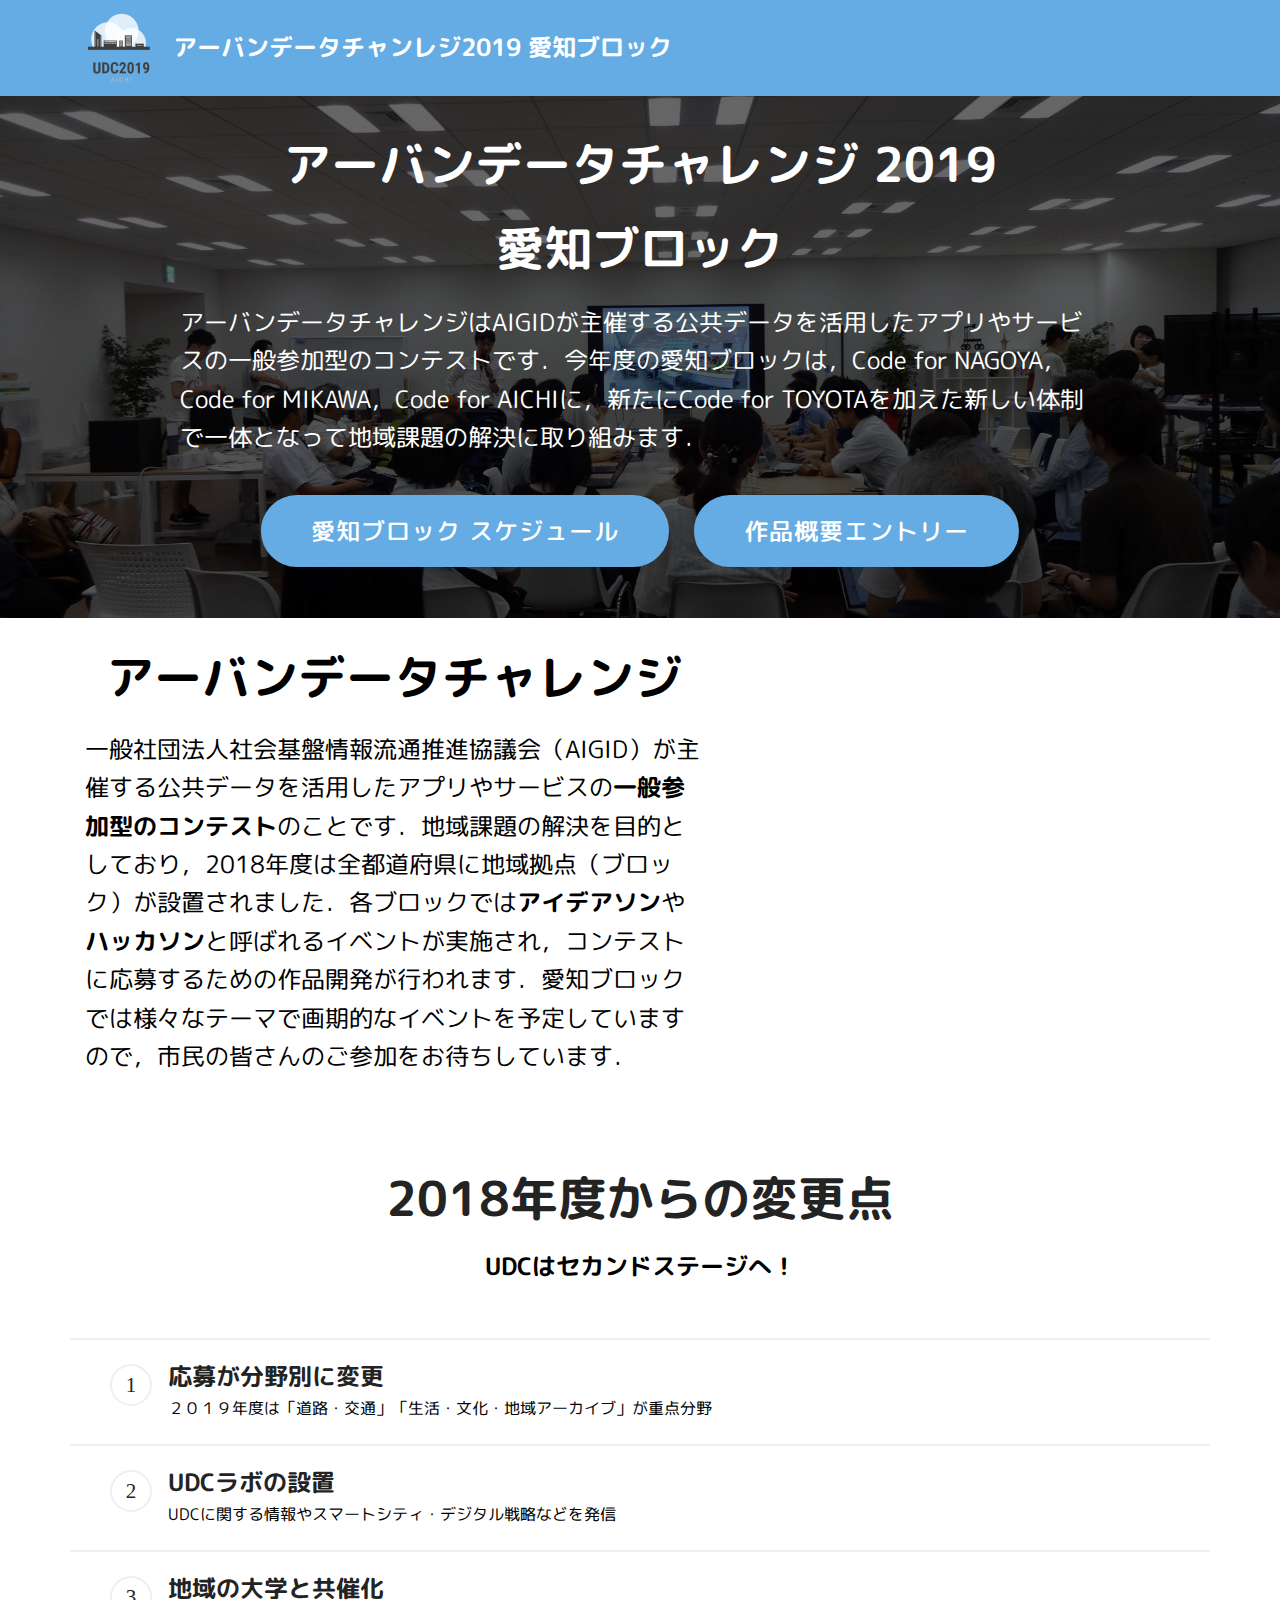
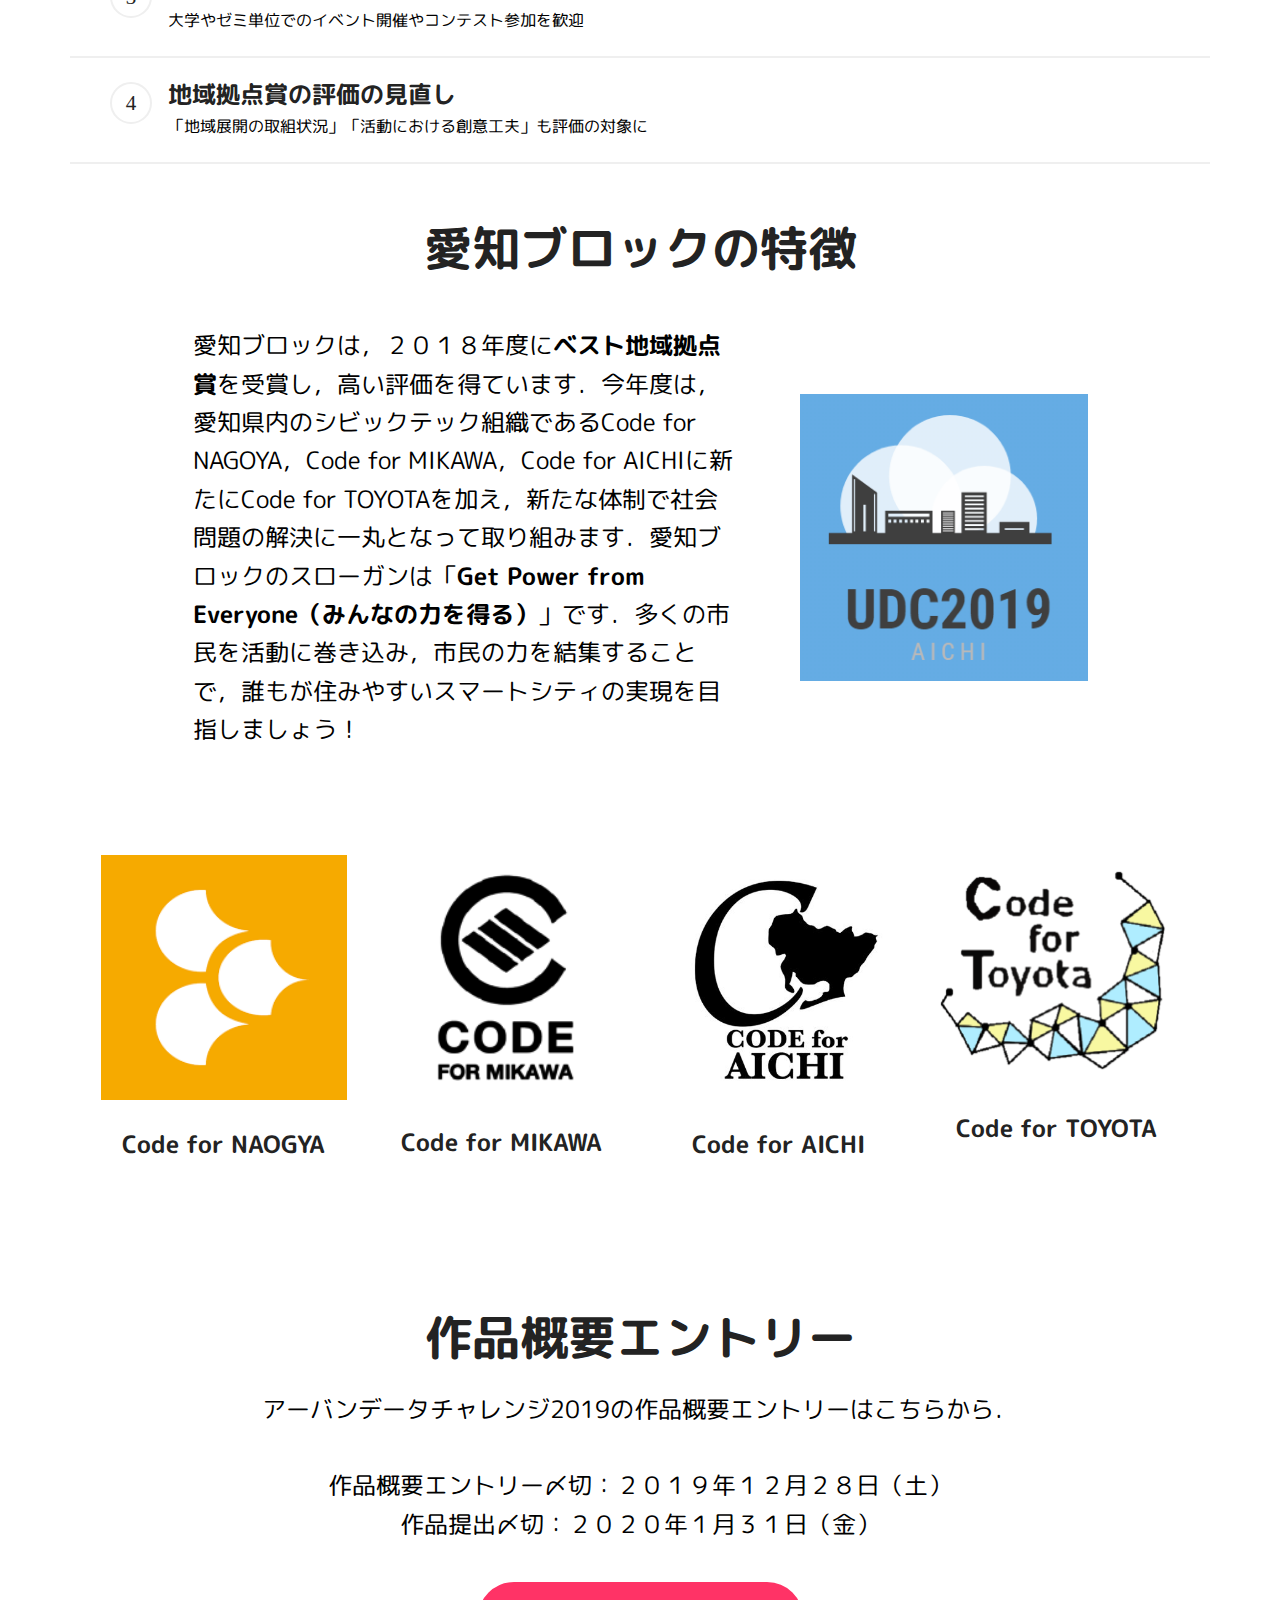
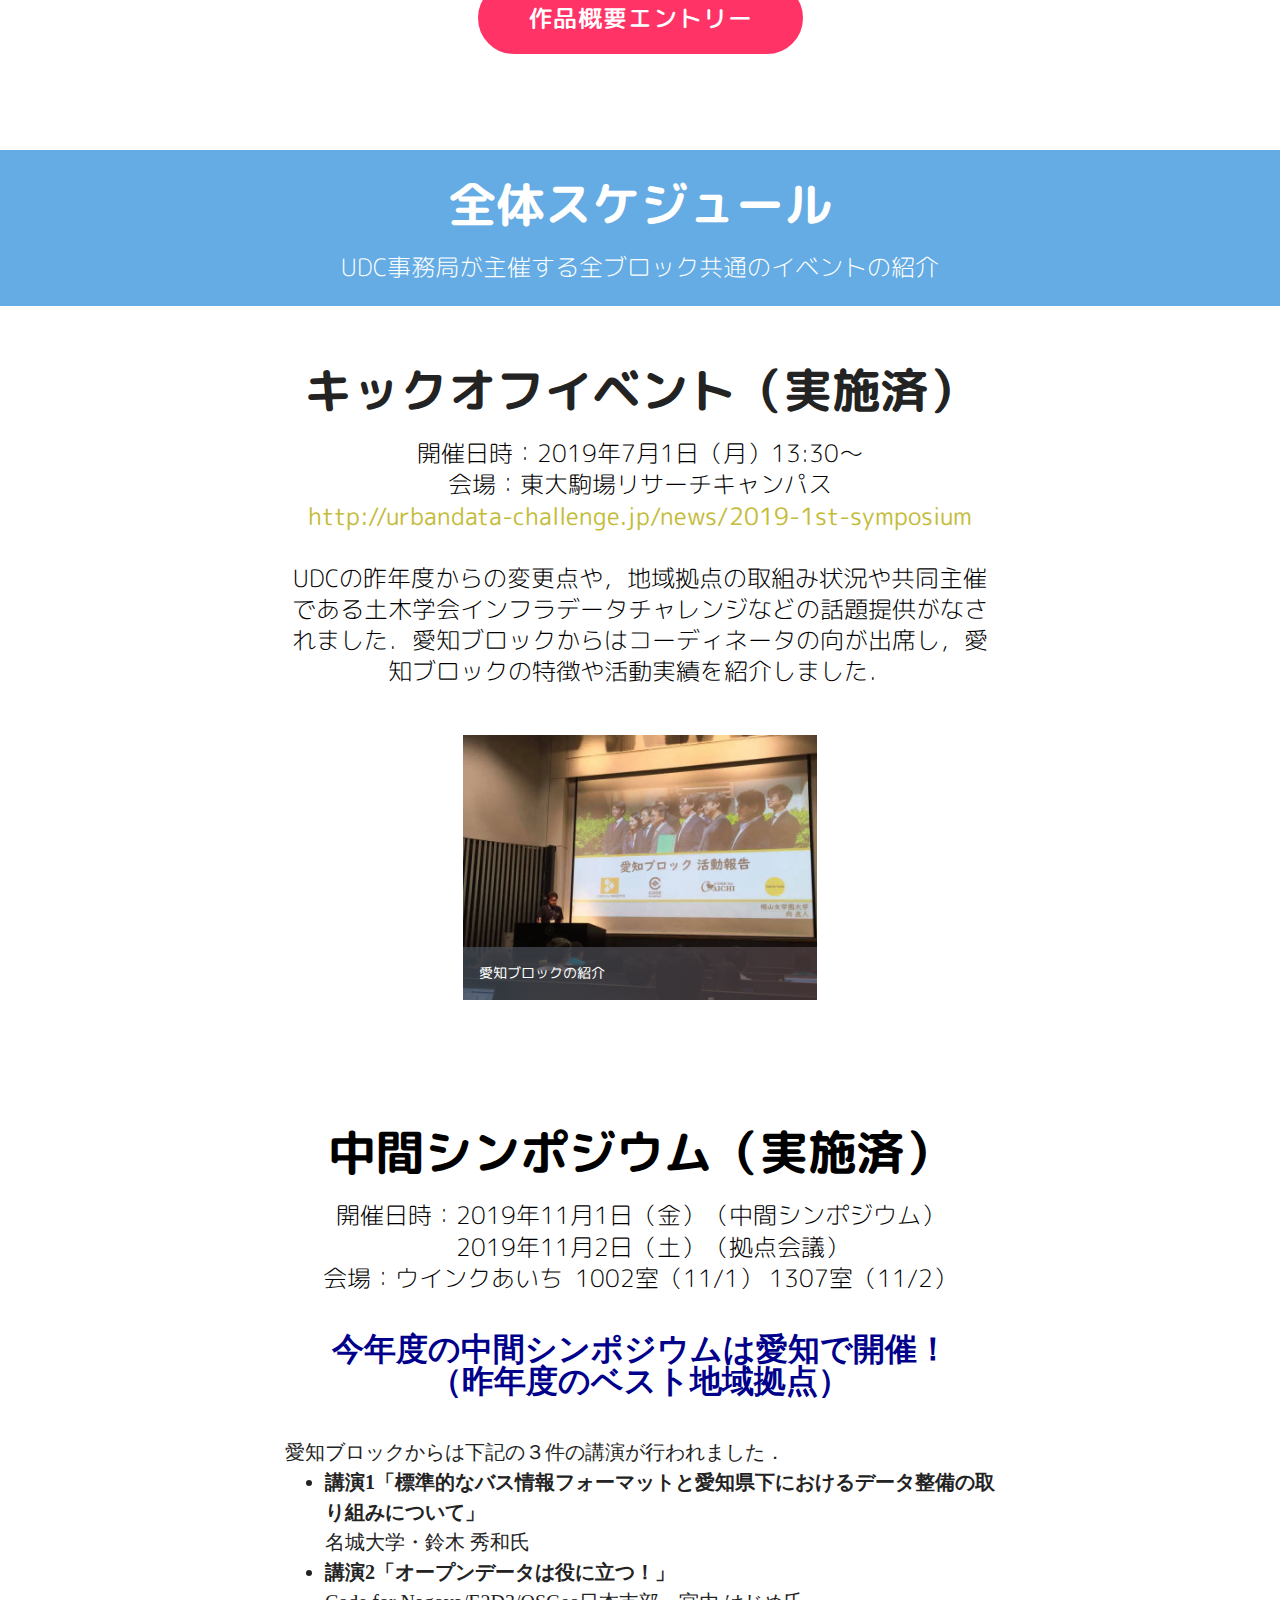
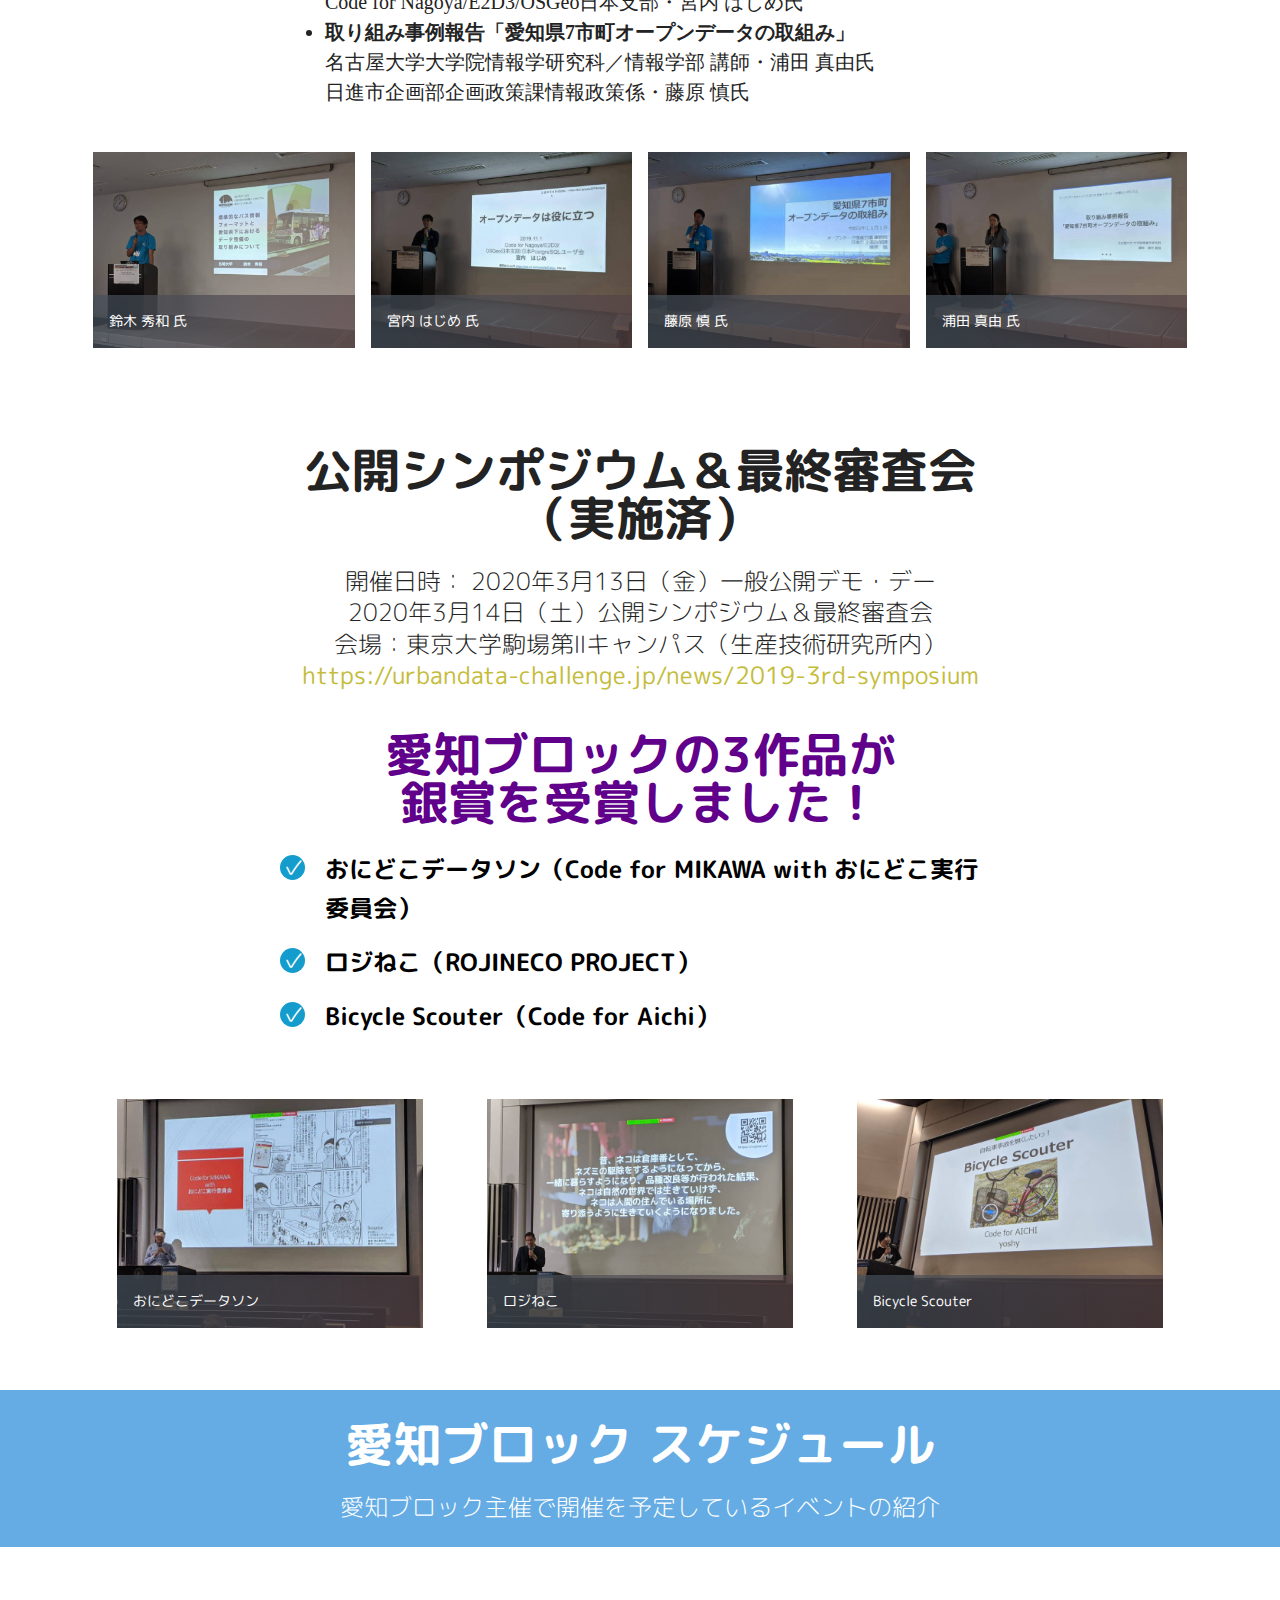
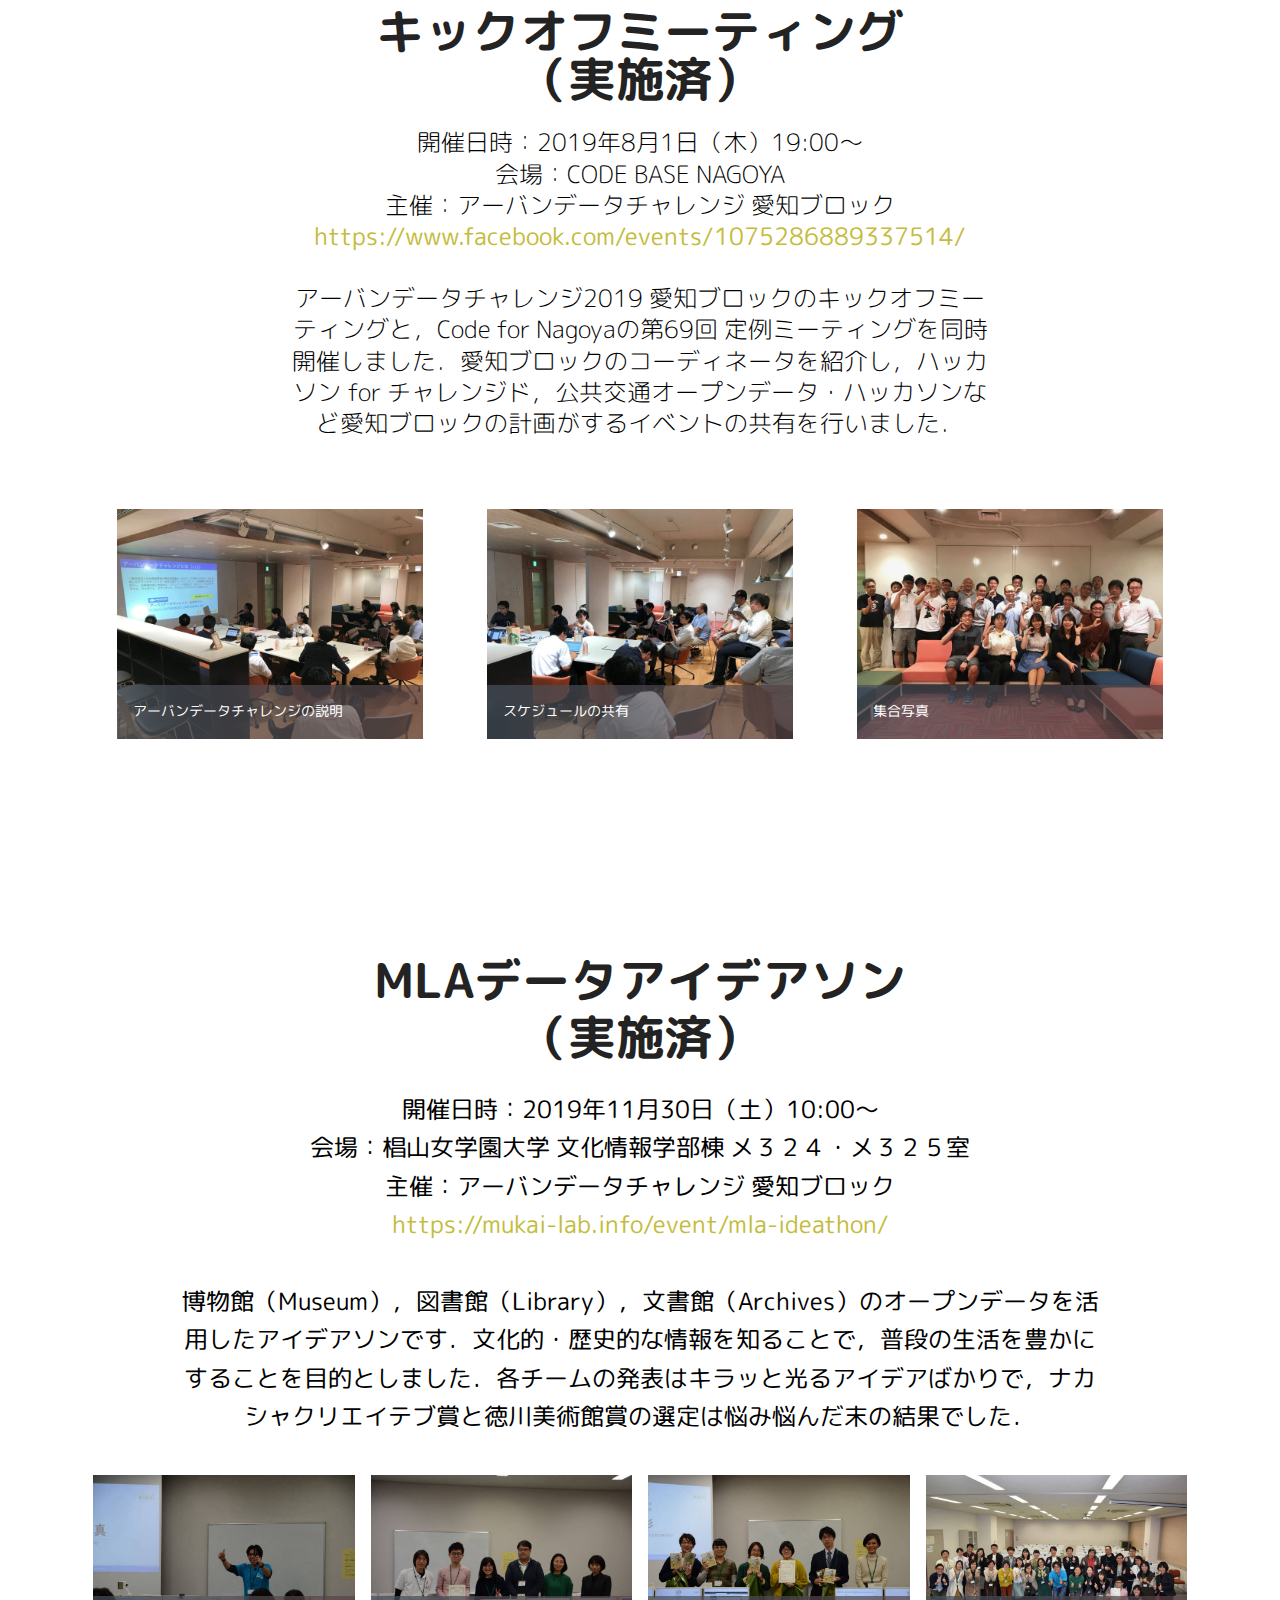
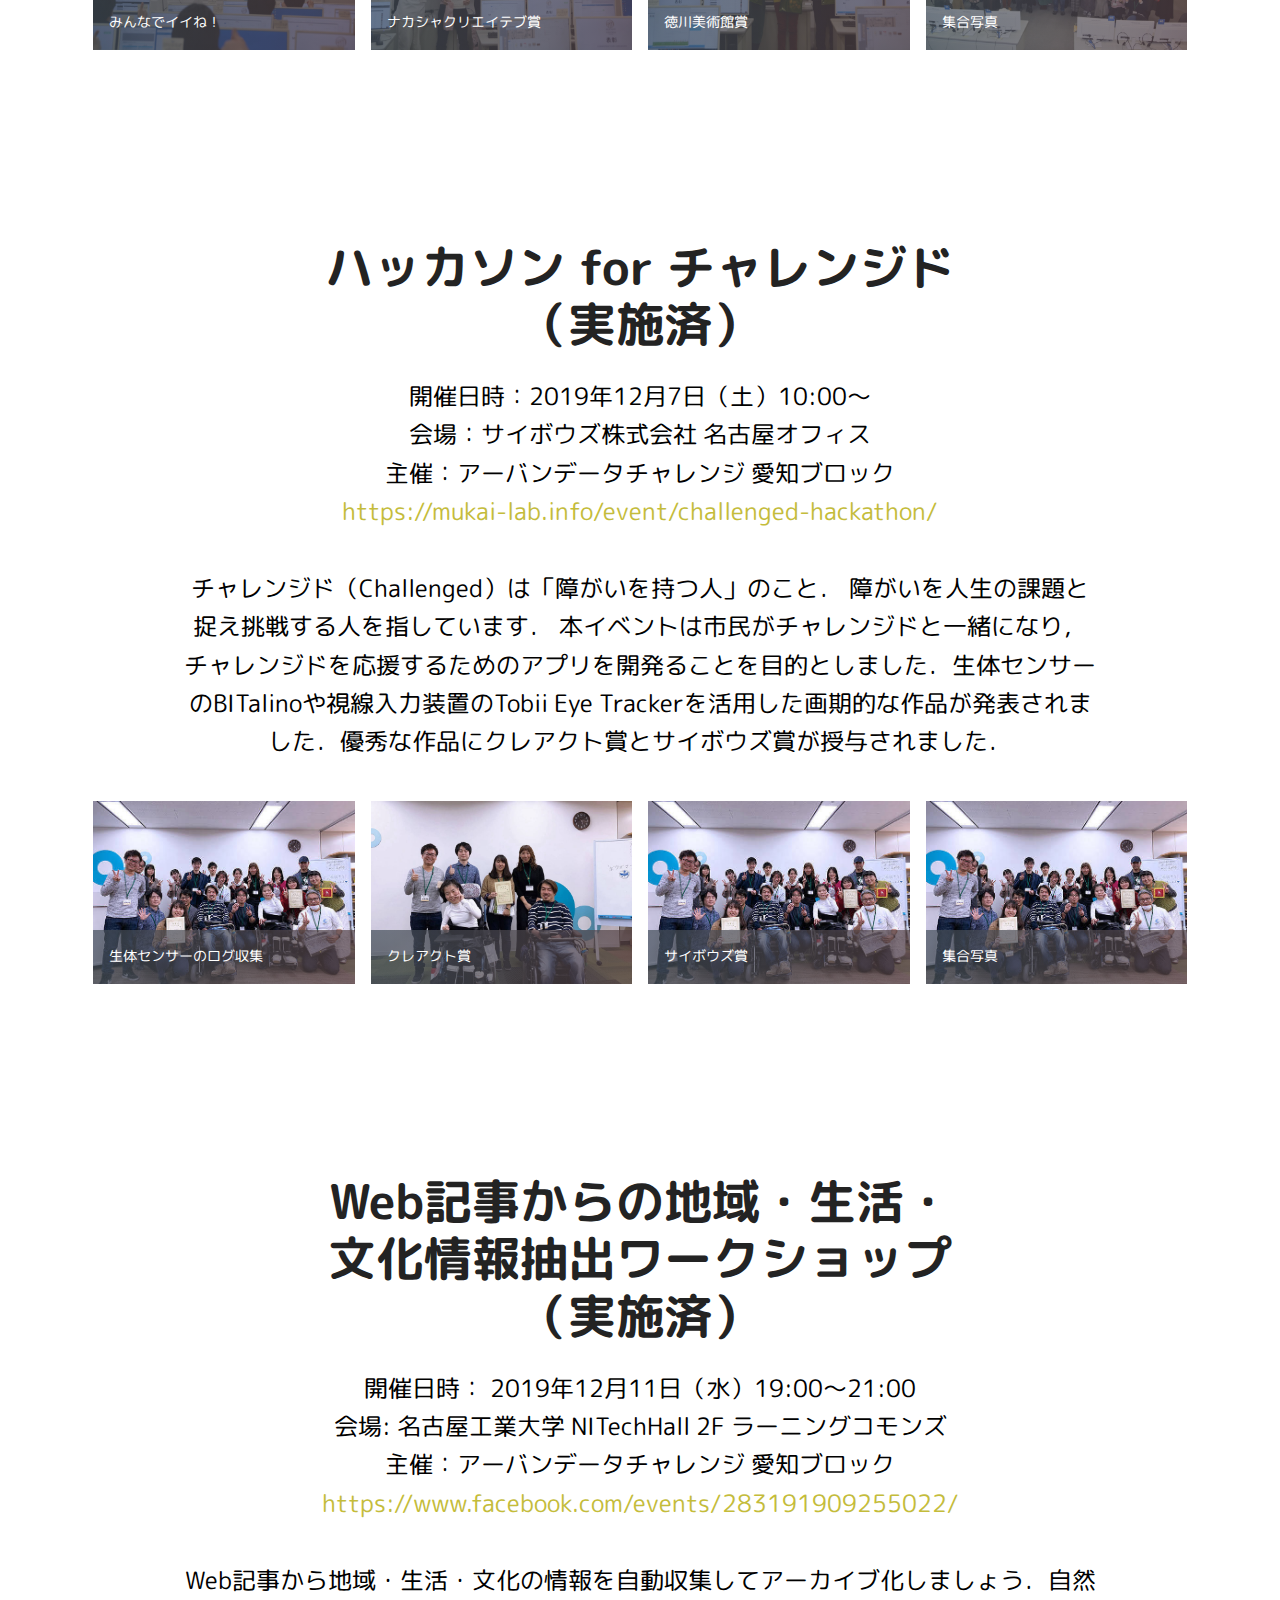
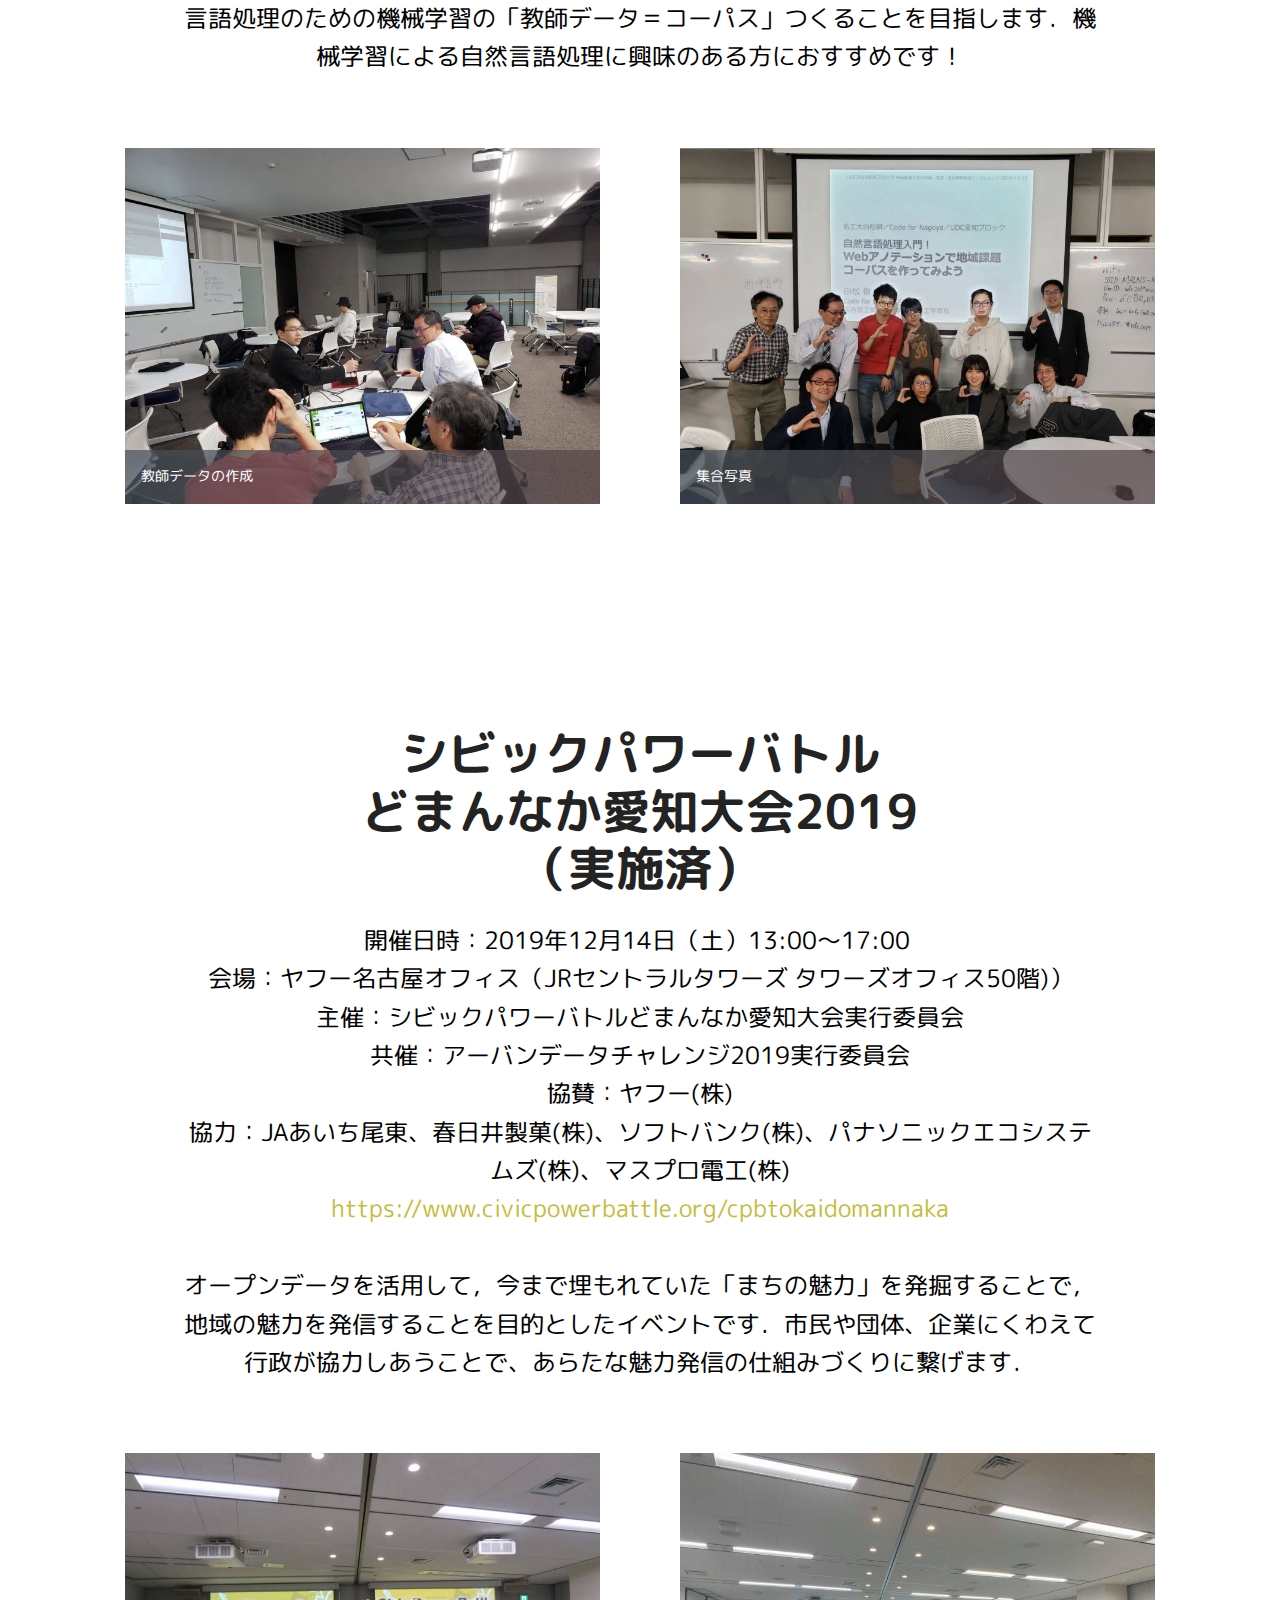
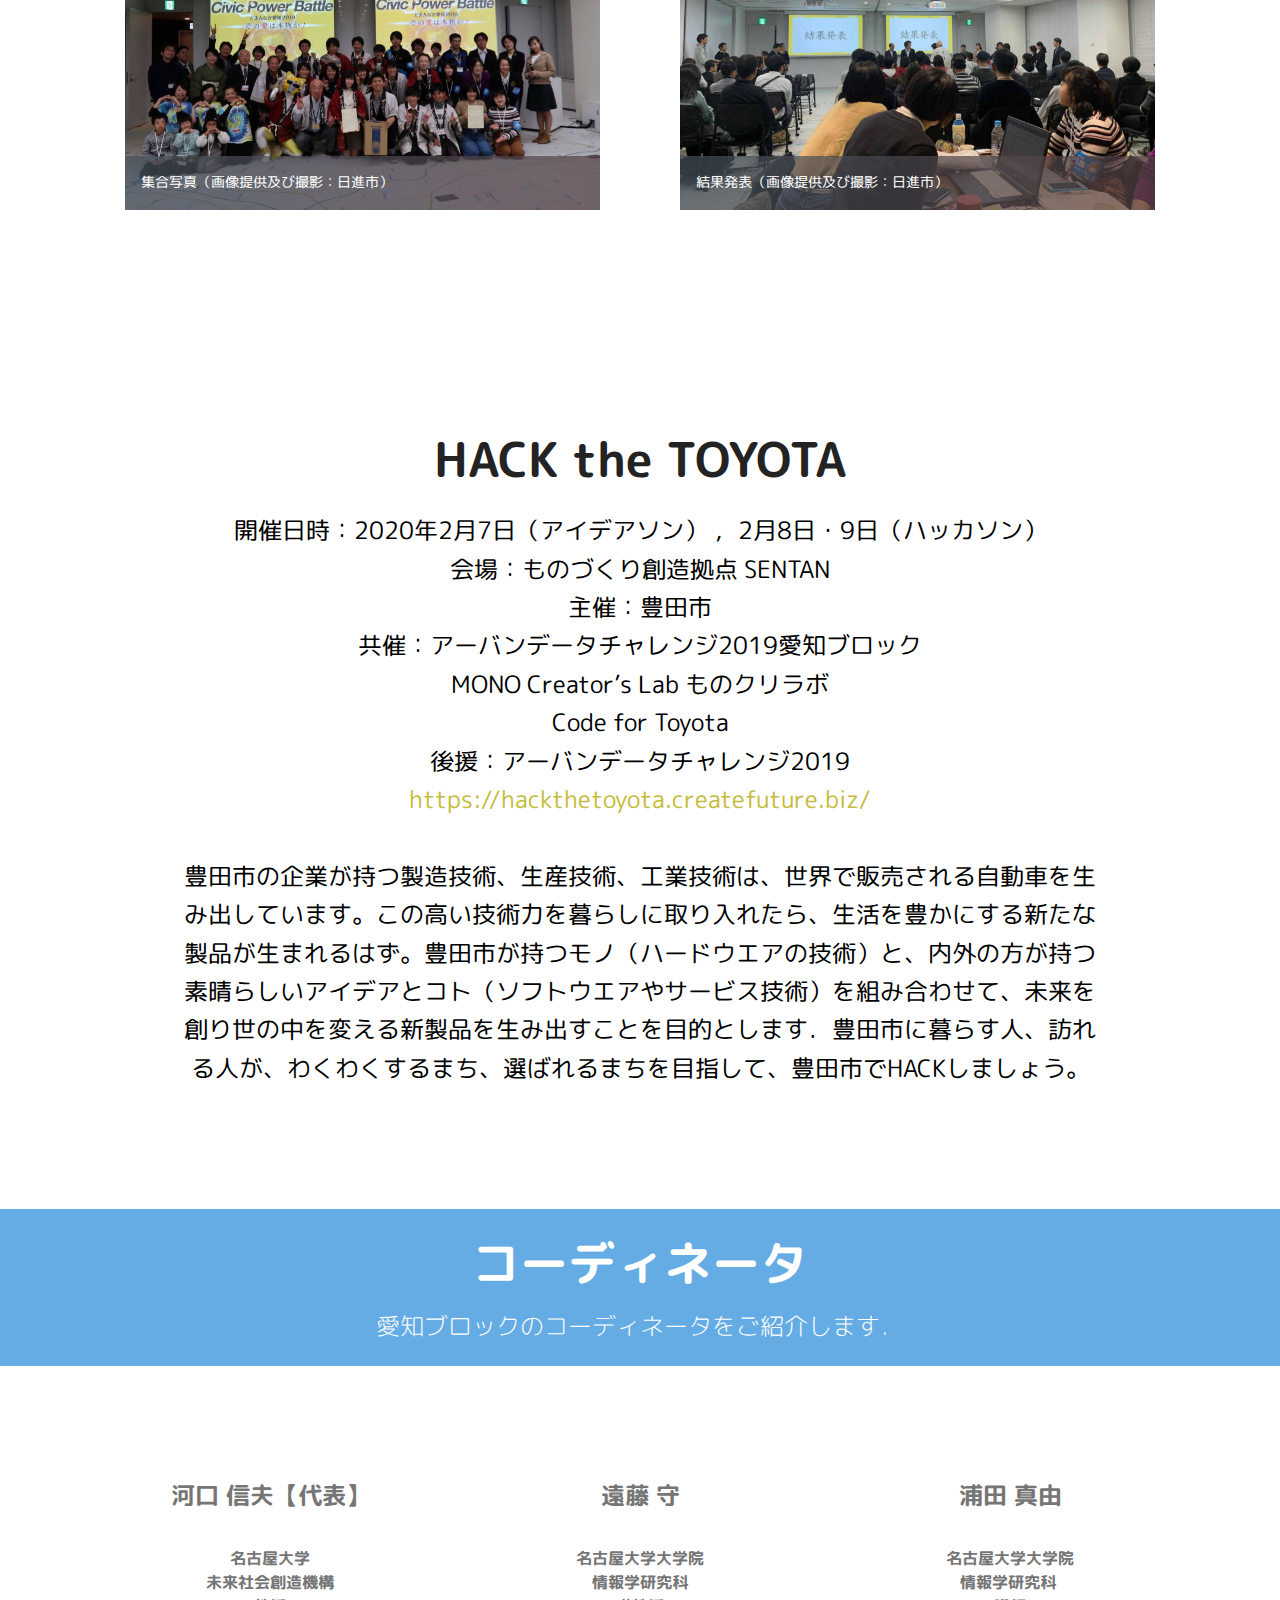
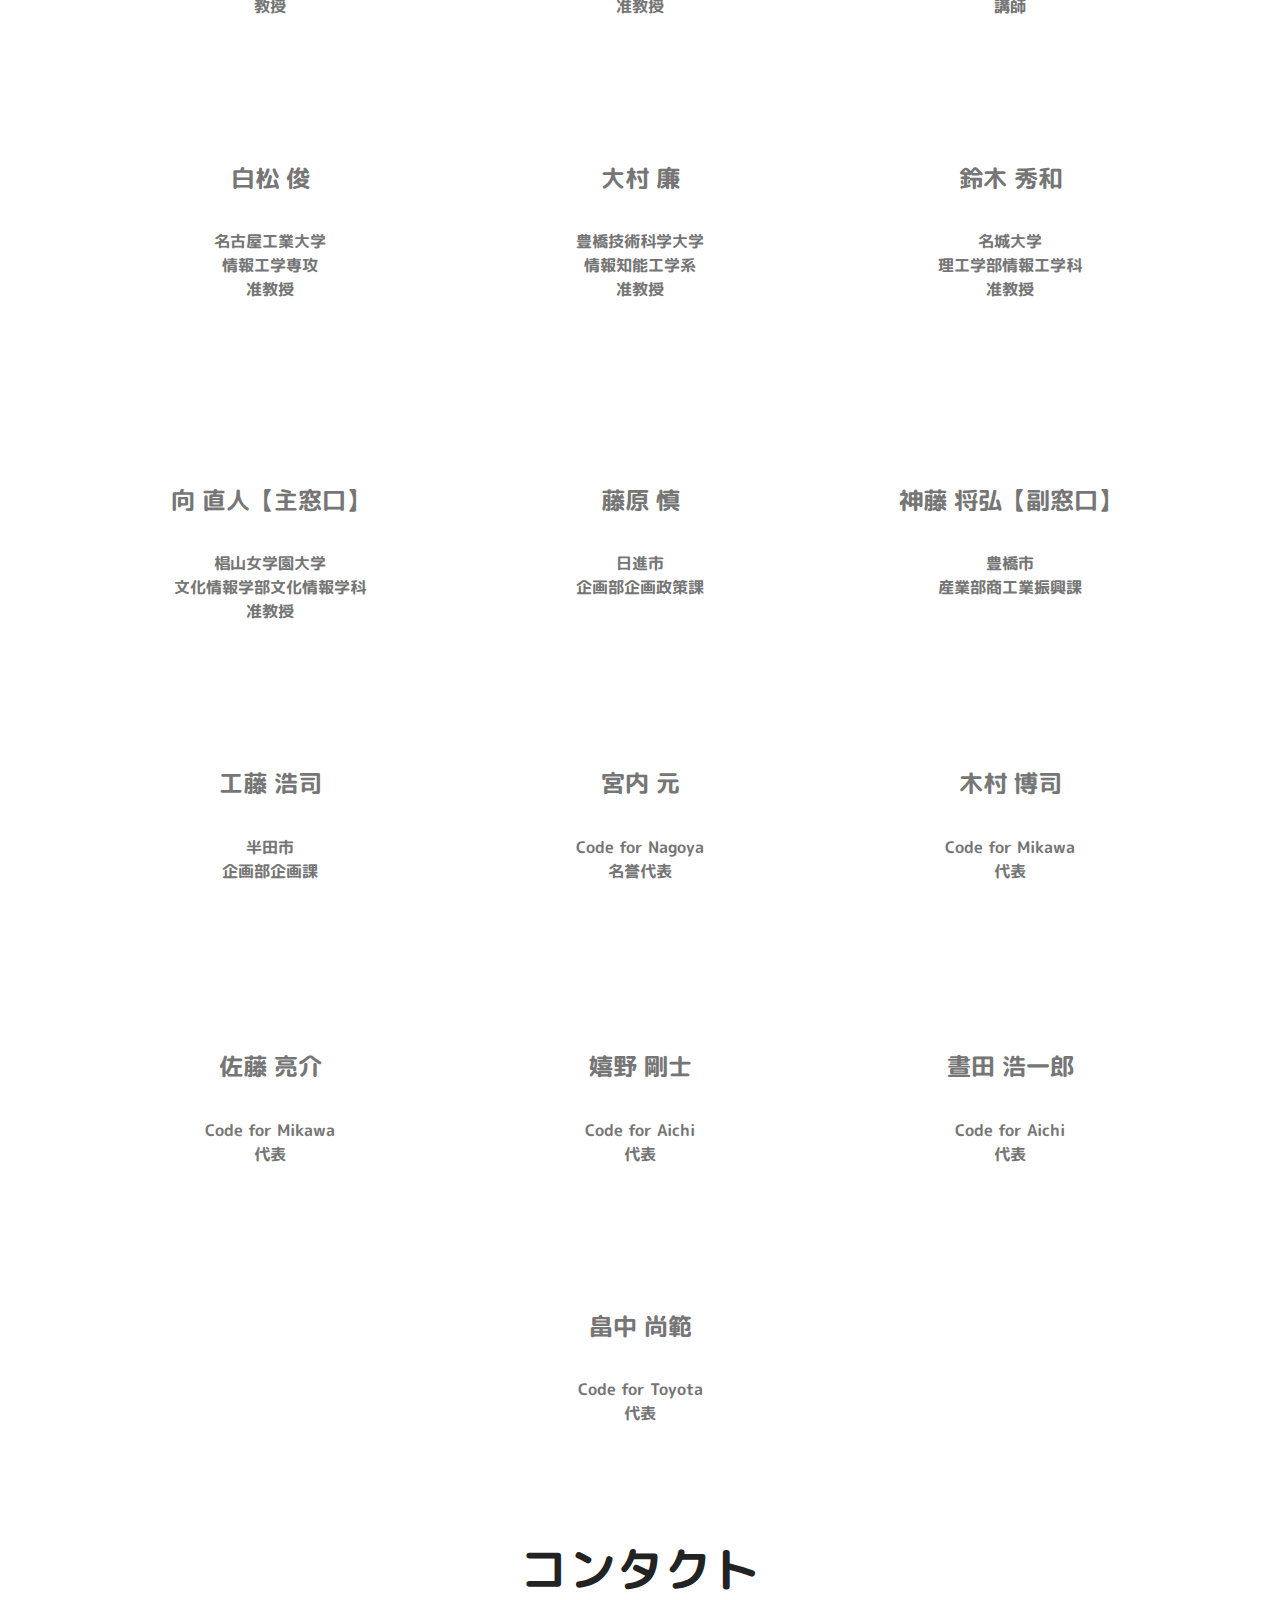
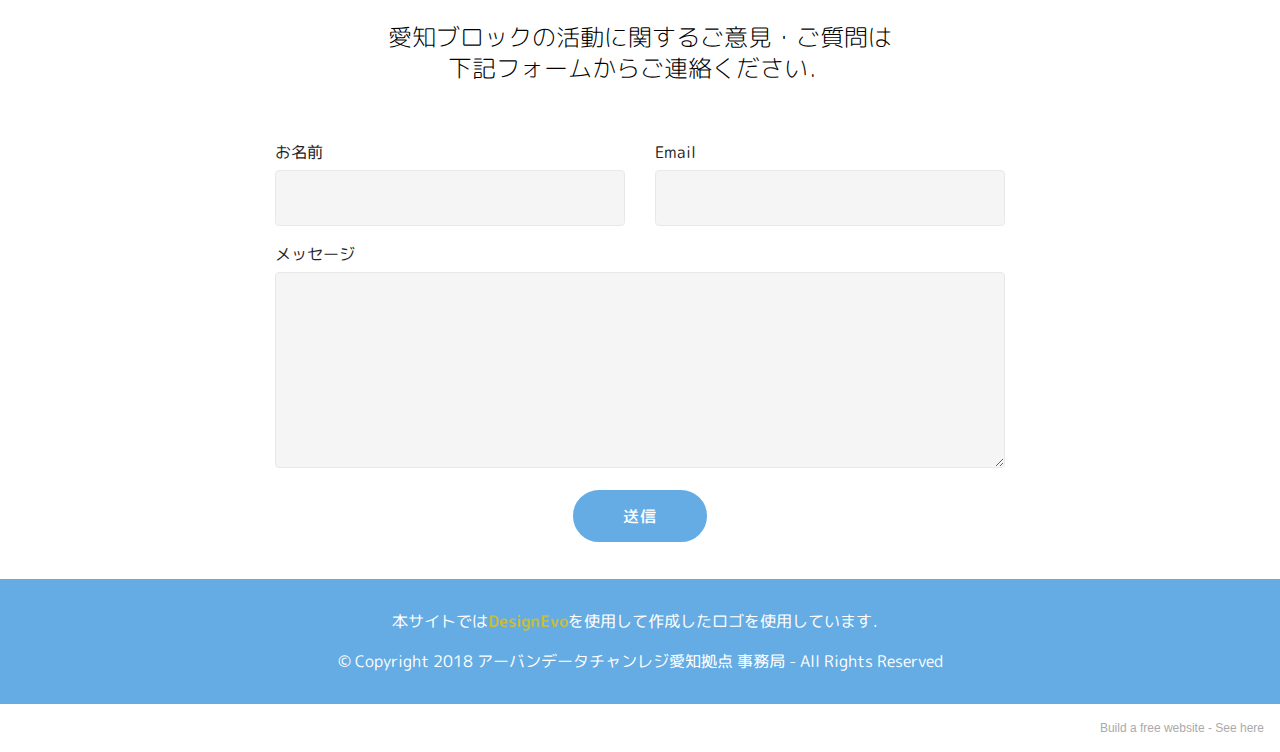
<file: docs/udc/2019/index.html>
<!DOCTYPE html>
<html  >
<head>
  <!-- Site made with Mobirise Website Builder v5.4.1, https://mobirise.com -->
  <meta charset="UTF-8">
  <meta http-equiv="X-UA-Compatible" content="IE=edge">
  <meta name="generator" content="Mobirise v5.4.1, mobirise.com">
  <meta name="viewport" content="width=device-width, initial-scale=1, minimum-scale=1">
  <link rel="shortcut icon" href="assets/images/logo-128x128-1.png" type="image/x-icon">
  <meta name="description" content="アーバンデータチャレンジはAIGIDが主催する公共データを活用したアプリやサービスの一般参加型のコンテストです．愛知拠点はCode for Nagoya，Code for Mikawa，Code for Aichi，Code for Toyotaが
一体となって地域課題の解決に取り組みます．">
  
  
  <title>UDC2019 愛知ブロック</title>
  <link rel="stylesheet" href="assets/web/assets/mobirise-icons/mobirise-icons.css">
  <link rel="stylesheet" href="assets/bootstrap/css/bootstrap.min.css">
  <link rel="stylesheet" href="assets/bootstrap/css/bootstrap-grid.min.css">
  <link rel="stylesheet" href="assets/bootstrap/css/bootstrap-reboot.min.css">
  <link rel="stylesheet" href="assets/tether/tether.min.css">
  <link rel="stylesheet" href="assets/dropdown/css/style.css">
  <link rel="stylesheet" href="assets/socicon/css/styles.css">
  <link rel="stylesheet" href="assets/theme/css/style.css">
  <link rel="stylesheet" href="assets/gallery/style.css">
  <link rel="preload" href="https://fonts.googleapis.com/css?family=M+PLUS+Rounded+1c:100,300,400,500,700,800,900&display=swap" as="style" onload="this.onload=null;this.rel='stylesheet'">
  <noscript><link rel="stylesheet" href="https://fonts.googleapis.com/css?family=M+PLUS+Rounded+1c:100,300,400,500,700,800,900&display=swap"></noscript>
  <link rel="preload" as="style" href="assets/mobirise/css/mbr-additional.css"><link rel="stylesheet" href="assets/mobirise/css/mbr-additional.css" type="text/css">
  
  
  
  <meta property="og:title" content="UDC2019 愛知ブロック" />
<meta property="og:type" content="website" />
<meta property="og:url" content="https://www.code4.nagoya/udc/2019/" />
<meta property="og:image" content="https://www.code4.nagoya/udc/2019/assets/images/logo-300x300.png" />
</head>
<body>
  
  <section class="menu cid-r272PKCAEa" once="menu" id="menu1-0">

    

    <nav class="navbar navbar-expand beta-menu navbar-dropdown align-items-center navbar-fixed-top navbar-toggleable-sm">
        <button class="navbar-toggler navbar-toggler-right" type="button" data-toggle="collapse" data-target="#navbarSupportedContent" aria-controls="navbarSupportedContent" aria-expanded="false" aria-label="Toggle navigation">
            <div class="hamburger">
                <span></span>
                <span></span>
                <span></span>
                <span></span>
            </div>
        </button>
        <div class="menu-logo">
            <div class="navbar-brand">
                <span class="navbar-logo">
                    <a href="#top">
                         <img src="assets/images/logo-2-160x160.png" alt="Mobirise" title="" style="height: 5rem;">
                    </a>
                </span>
                <span class="navbar-caption-wrap"><a class="navbar-caption text-white display-5" href="#top">アーバンデータチャンレジ2019 愛知ブロック</a></span>
            </div>
        </div>
        <div class="collapse navbar-collapse" id="navbarSupportedContent">
            
            
        </div>
    </nav>
</section>

<section class="header1 cid-r2738nDVzI" id="header1-1">

    

    <div class="mbr-overlay" style="opacity: 0.6; background-color: rgb(0, 0, 0);">
    </div>

    <div class="container">
        <div class="row justify-content-md-center">
            <div class="mbr-white col-md-10">
                <h1 class="mbr-section-title align-center mbr-bold pb-3 mbr-fonts-style display-1">アーバンデータチャレンジ 2019</h1>
                <h3 class="mbr-section-subtitle align-center mbr-light pb-3 mbr-fonts-style display-1"><strong>愛知ブロック</strong></h3>
                <p class="mbr-text align-center pb-3 mbr-fonts-style display-5">アーバンデータチャレンジはAIGIDが主催する公共データを活用したアプリやサービスの一般参加型のコンテストです．今年度の愛知ブロックは，Code for NAGOYA，Code for MIKAWA，Code for AICHIに，新たにCode for TOYOTAを加えた新しい体制で一体となって地域課題の解決に取り組みます．</p>
                <div class="mbr-section-btn align-center"><a class="btn btn-md btn-warning display-5" href="index.html#content5-v" target="_blank">愛知ブロック スケジュール</a> <a class="btn btn-md btn-warning display-5" href="index.html#header16-28">作品概要エントリー</a></div>
            </div>
        </div>
    </div>

</section>

<section class="header7 cid-rvk7xDbFhv" id="header7-20">

    

    

    <div class="container">
        <div class="media-container-row">

            <div class="media-content align-right">
                <h1 class="mbr-section-title mbr-white pb-3 mbr-fonts-style display-1"><strong>
                    アーバンデータチャレンジ</strong></h1>
                <div class="mbr-section-text mbr-white pb-3">
                    <p class="mbr-text mbr-fonts-style display-5">
                        一般社団法人社会基盤情報流通推進協議会（AIGID）が主催する公共データを活用したアプリやサービスの<strong>一般参加型のコンテスト</strong>のことです．地域課題の解決を目的としており，2018年度は全都道府県に地域拠点（ブロック）が設置されました．各ブロックでは<strong>アイデアソン</strong>や<strong>ハッカソン</strong>と呼ばれるイベントが実施され，コンテストに応募するための作品開発が行われます．愛知ブロックでは様々なテーマで画期的なイベントを予定していますので，市民の皆さんのご参加をお待ちしています．
                    </p>
                </div>
                
            </div>

            <div class="mbr-figure" style="width: 75%;"><iframe class="mbr-embedded-video" src="https://www.youtube.com/embed/tu5Nw2ww2Yk?rel=0&amp;amp;showinfo=0&amp;autoplay=0&amp;loop=0" width="1280" height="720" frameborder="0" allowfullscreen></iframe></div>

        </div>
    </div>
</section>

<section class="counters5 counters cid-rvk4zBv4Xo" id="counters5-1w">

    

    

    <div class="container pt-4 mt-2">
        <h2 class="mbr-section-title pb-3 align-center mbr-fonts-style display-1"><strong>2018年度からの変更点</strong></h2>
        <h3 class="mbr-section-subtitle pb-5 align-center mbr-fonts-style display-5"><strong>
            UDCはセカンドステージへ！</strong></h3>
        <div class="row justify-content-center">
            <div class="cards-block">
                <div class="cards-container">
                    <div class="card px-3 align-left col-12">
                        <div class="panel-item p-4 d-flex">
                            <div class="card-img pr-3">
                                <h3 class="img-text d-flex align-items-center justify-content-center">
                                    1
                                </h3>
                            </div>
                            <div class="card-text">
                                <h4 class="mbr-content-title mbr-bold mbr-fonts-style display-5">応募が分野別に変更</h4>
                                <p class="mbr-content-text mbr-fonts-style display-7">
                                    ２０１９年度は「道路・交通」「生活・文化・地域アーカイブ」が重点分野</p>
                            </div>
                        </div>
                    </div>
                    <div class="card px-3 align-left col-12">
                        <div class="panel-item p-4 d-flex">
                            <div class="card-img pr-3">
                                <h3 class="img-text d-flex align-items-center justify-content-center">
                                    2
                                </h3>
                            </div>
                            <div class="card-text">
                                <h4 class="mbr-content-title mbr-bold mbr-fonts-style display-5">UDCラボの設置</h4>
                                <p class="mbr-content-text mbr-fonts-style display-7">
                                    UDCに関する情報やスマートシティ・デジタル戦略などを発信</p>
                            </div>
                        </div>
                    </div>
                    <div class="card px-3 align-left col-12">
                        <div class="panel-item p-4 d-flex">
                            <div class="card-img pr-3">
                                <h3 class="img-text d-flex align-items-center justify-content-center">
                                    3
                                </h3>
                            </div>
                            <div class="card-text">
                                <h4 class="mbr-content-title mbr-bold mbr-fonts-style display-5">地域の大学と共催化</h4>
                                <p class="mbr-content-text mbr-fonts-style display-7">大学やゼミ単位でのイベント開催やコンテスト参加を歓迎</p>
                            </div>
                        </div>
                    </div>
                    <div class="card px-3 align-left col-12">
                        <div class="panel-item p-4 d-flex">
                            <div class="card-img pr-3">
                                <h3 class="img-text d-flex align-items-center justify-content-center">
                                    4
                                </h3>
                            </div>
                            <div class="card-texts">
                                <h4 class="mbr-content-title mbr-bold mbr-fonts-style display-5">地域拠点賞の評価の見直し</h4>
                                <p class="mbr-content-text mbr-fonts-style display-7">
                                    「地域展開の取組状況」「活動における創意工夫」も評価の対象に</p>
                            </div>
                        </div>
                    </div>
                </div>
            </div>
        </div>
    </div>
</section>

<section class="mbr-section content4 cid-r2cKl1xpcE" id="content4-u">

    

    <div class="container">
        <div class="media-container-row">
            <div class="title col-12 col-md-8">
                <h2 class="align-center pb-3 mbr-fonts-style display-1"><strong>愛知ブロックの特徴</strong></h2>
                
                
            </div>
        </div>
    </div>
</section>

<section class="mbr-section content7 cid-rvkaUmgReG" id="content7-21">
          
    

    <div class="container">
        <div class="media-container-row">
            <div class="col-12 col-md-10">
                <div class="media-container-row">
                    <div class="media-content">
                        <div class="mbr-section-text">
                            <p class="mbr-text align-right mb-0 mbr-fonts-style display-5">愛知ブロックは，２０１８年度に<strong>ベスト地域拠点賞</strong>を受賞し，高い評価を得ています．今年度は，愛知県内のシビックテック組織であるCode for NAGOYA，Code for MIKAWA，Code for AICHIに新たにCode for TOYOTAを加え，新たな体制で社会問題の解決に一丸となって取り組みます．愛知ブロックのスローガンは「<strong>Get Power from Everyone（みんなの力を得る）</strong>」です．多くの市民を活動に巻き込み，市民の力を結集することで，誰もが住みやすいスマートシティの実現を目指しましょう！</p>
                        </div>
                    </div>
                    <div class="mbr-figure" style="width: 60%;">
                     <img src="assets/images/logo-300x300.png" alt="Mobirise" title="">  
                    </div>
                </div>
            </div>
        </div>
    </div>
</section>

<section class="features2 cid-r2cIzEGxEf" id="features2-t">

    

    
    
    <div class="container">
        <div class="media-container-row">
            <div class="card p-3 col-12 col-md-6 col-lg-3">
                <div class="card-wrapper">
                    <div class="card-img">
                        <img src="assets/images/225x225.png" alt="Mobirise" title="">
                    </div>
                    <div class="card-box">
                        <h4 class="card-title pb-3 mbr-fonts-style display-5"><strong>Code for NAOGYA</strong></h4>
                        
                    </div>
                </div>
            </div>

            <div class="card p-3 col-12 col-md-6 col-lg-3">
                <div class="card-wrapper">
                    <div class="card-img">
                        <img src="assets/images/5749-normal-1515154912-code4mikawa-200x200-1-200x200.png" alt="Mobirise" title="">
                    </div>
                    <div class="card-box ">
                        <h4 class="card-title pb-3 mbr-fonts-style display-5">
                            <strong>Code for MIKAWA</strong></h4>
                        
                    </div>
                </div>
            </div>

            <div class="card p-3 col-12 col-md-6 col-lg-3">
                <div class="card-wrapper">
                    <div class="card-img">
                        <img src="assets/images/1558792924-1-400x400.jpg" alt="Mobirise" title="">
                    </div>
                    <div class="card-box">
                        <h4 class="card-title pb-3 mbr-fonts-style display-5">
                            <strong>Code for AICHI</strong></h4>
                        
                    </div>
                </div>
            </div>

            <div class="card p-3 col-12 col-md-6 col-lg-3">
                <div class="card-wrapper">
                    <div class="card-img">
                        <img src="assets/images/80326564-3190334934315246-5957819397098700800-n-492x460.png" alt="Mobirise" title="">
                    </div>
                    <div class="card-box">
                        <h4 class="card-title pb-3 mbr-fonts-style display-5"><strong>Code for TOYOTA</strong></h4>
                        
                    </div>
                </div>
            </div>
        </div>
    </div>
</section>

<section class="header1 cid-rL5JIXcmkJ" id="header16-28">

    

    

    <div class="container">
        <div class="row justify-content-md-center">
            <div class="col-md-10 align-center">
                <h1 class="mbr-section-title mbr-bold pb-3 mbr-fonts-style display-1">作品概要エントリー</h1>
                
                <p class="mbr-text pb-3 mbr-fonts-style display-5">
                    アーバンデータチャレンジ2019の作品概要エントリーはこちらから．<br><br>作品概要エントリー〆切：２０１９年１２月２８日（土）<br>作品提出〆切：２０２０年１月３１日（金）</p>
                <div class="mbr-section-btn"><a class="btn btn-md btn-secondary display-5" href="https://urbandata-challenge.jp/2019submitstart" target="_blank">作品概要エントリー</a></div>
            </div>
        </div>
    </div>

</section>

<section class="mbr-section content4 cid-r3Y1UfFSce" id="content4-17">

    

    <div class="container">
        <div class="media-container-row">
            <div class="title col-12 col-md-8">
                <h2 class="align-center pb-3 mbr-fonts-style display-2"><strong>
                    全体スケジュール</strong></h2>
                <h3 class="mbr-section-subtitle align-center mbr-light mbr-fonts-style display-5">UDC事務局が主催する全ブロック共通のイベントの紹介</h3>
                
            </div>
        </div>
    </div>
</section>

<section class="mbr-section content4 cid-rvkkiGv2G3" id="content4-22">

    

    <div class="container">
        <div class="media-container-row">
            <div class="title col-12 col-md-8">
                <h2 class="align-center pb-3 mbr-fonts-style display-2"><strong>キックオフイベント（実施済）</strong></h2>
                <h3 class="mbr-section-subtitle align-center mbr-light mbr-fonts-style display-5">
                    開催日時：2019年7月1日（月）13:30～<div>会場：東大駒場リサーチキャンパス</div><div><a href="http://urbandata-challenge.jp/news/2019-1st-symposium" target="_blank">http://urbandata-challenge.jp/news/2019-1st-symposium</a></div><br><div>
</div><div>
</div><div>UDCの昨年度からの変更点や，地域拠点の取組み状況や共同主催である土木学会インフラデータチャレンジなどの話題提供がなされました．愛知ブロックからはコーディネータの向が出席し，愛知ブロックの特徴や活動実績を紹介しました．</div><div><br></div></h3>
                
            </div>
        </div>
    </div>
</section>

<section class="mbr-gallery mbr-slider-carousel cid-rvklFkvy3n" id="gallery4-24">

    

    <div class="container">
        <div><!-- Gallery --><div class="gallery-row"><div class="mbr-gallery-layout-default"><div><div class="row-first row justify-content-center m-0"><div class="mbr-gallery-item col-lg-4 col-md-4 col-sm-12 p-2" data-video-url="false"><div href="#lb-gallery4-24" data-slide-to="0" data-bs-slide-to="0" data-toggle="modal" data-bs-toggle="modal"><img src="assets/images/65508014-890459364664382-6375355321384173568-n-960x720-800x600.jpg" alt="" title=""><span class="icon-focus"></span><span class="mbr-gallery-title mbr-fonts-style display-7">愛知ブロックの紹介</span></div></div></div><div class="row-second row justify-content-center m-0"></div></div><div class="clearfix"></div></div></div><!-- Lightbox --><div data-app-prevent-settings="" class="mbr-slider modal fade carousel slide" tabindex="-1" data-keyboard="true" data-bs-keyboard="true" data-interval="false" data-bs-interval="false" id="lb-gallery4-24"><div class="modal-dialog"><div class="modal-content"><div class="modal-body"><div class="carousel-inner"><div class="carousel-item active"><img src="assets/images/65508014-890459364664382-6375355321384173568-n-960x720.jpg" alt="" title=""></div></div><a class="carousel-control carousel-control-prev" role="button" data-slide="prev" data-bs-slide="prev" href="#lb-gallery4-24"><span class="mbri-left mbr-iconfont" aria-hidden="true"></span><span class="sr-only visually-hidden">Previous</span></a><a class="carousel-control carousel-control-next" role="button" data-slide="next" data-bs-slide="next" href="#lb-gallery4-24"><span class="mbri-right mbr-iconfont" aria-hidden="true"></span><span class="sr-only visually-hidden">Next</span></a><a class="close" href="#" role="button" data-dismiss="modal" data-bs-dismiss="modal"><span class="sr-only visually-hidden">Close</span></a></div></div></div></div></div>
    </div>

</section>

<section class="mbr-section content4 cid-rvkm7SGSDC" id="content4-25">

    

    <div class="container">
        <div class="media-container-row">
            <div class="title col-12 col-md-8">
                <h2 class="align-center pb-3 mbr-fonts-style display-2"><strong>
                    中間シンポジウム（実施済）</strong></h2>
                <h3 class="mbr-section-subtitle align-center mbr-light mbr-fonts-style display-5">
                    開催日時：2019年11月1日（金）（中間シンポジウム）<br>　2019年11月2日（土）（拠点会議）<br>会場：ウインクあいち &nbsp;1002室（11/1） 1307室（11/2）<br><br><div>
</div></h3><h2 style="color:darkblue"><strong>今年度の中間シンポジウムは愛知で開催！</strong><br><strong>（昨年度のベスト地域拠点）</strong><br><strong><br></strong></h2>
                <div style="font-size: 20px">
                    愛知ブロックからは下記の３件の講演が行われました．
                    <ul>
                        <li><strong>講演1「標準的なバス情報フォーマットと愛知県下におけるデータ整備の取り組みについて」</strong> <br> 名城大学・鈴木 秀和氏</li>
                        <li><strong>講演2「オープンデータは役に立つ！」</strong>  <br> Code for Nagoya/E2D3/OSGeo日本支部・宮内 はじめ氏</li>
                        <li><strong>取り組み事例報告「愛知県7市町オープンデータの取組み」</strong>  <br> 名古屋大学大学院情報学研究科／情報学部 講師・浦田 真由氏  <br> 日進市企画部企画政策課情報政策係・藤原 慎氏</li>
                    </ul>
                </div>
                
                
            </div>
        </div>
    </div>
</section>

<section class="mbr-gallery mbr-slider-carousel cid-rGUwsOVVfp" id="gallery1-20">

    

    <div class="container">
        <div><!-- Filter --><!-- Gallery --><div class="mbr-gallery-row"><div class="mbr-gallery-layout-default"><div><div><div class="mbr-gallery-item mbr-gallery-item--p1" data-video-url="false" data-tags="Awesome"><div href="#lb-gallery1-20" data-slide-to="0" data-bs-slide-to="0" data-toggle="modal" data-bs-toggle="modal"><img src="assets/images/img-20191101-133644-1303x977-800x600.jpg" alt="" title=""><span class="icon-focus"></span><span class="mbr-gallery-title mbr-fonts-style display-7">鈴木 秀和 氏</span></div></div><div class="mbr-gallery-item mbr-gallery-item--p1" data-video-url="false" data-tags="Awesome"><div href="#lb-gallery1-20" data-slide-to="1" data-bs-slide-to="1" data-toggle="modal" data-bs-toggle="modal"><img src="assets/images/74664630-979444975765820-5746447898795573248-n-960x720-800x600.jpg" alt="" title=""><span class="icon-focus"></span><span class="mbr-gallery-title mbr-fonts-style display-7">宮内 はじめ 氏</span></div></div><div class="mbr-gallery-item mbr-gallery-item--p1" data-video-url="false" data-tags="Responsive"><div href="#lb-gallery1-20" data-slide-to="2" data-bs-slide-to="2" data-toggle="modal" data-bs-toggle="modal"><img src="assets/images/73458932-979445015765816-2689127187788857344-n-960x720-800x600.jpg" alt="" title=""><span class="icon-focus"></span><span class="mbr-gallery-title mbr-fonts-style display-7">藤原 慎 氏</span></div></div><div class="mbr-gallery-item mbr-gallery-item--p1" data-video-url="false" data-tags="Animated"><div href="#lb-gallery1-20" data-slide-to="3" data-bs-slide-to="3" data-toggle="modal" data-bs-toggle="modal"><img src="assets/images/75552902-979445055765812-3773035998242406400-n-960x720-800x600.jpg" alt="" title=""><span class="icon-focus"></span><span class="mbr-gallery-title mbr-fonts-style display-7">浦田 真由 氏</span></div></div></div></div><div class="clearfix"></div></div></div><!-- Lightbox --><div data-app-prevent-settings="" class="mbr-slider modal fade carousel slide" tabindex="-1" data-keyboard="true" data-bs-keyboard="true" data-interval="false" data-bs-interval="false" id="lb-gallery1-20"><div class="modal-dialog"><div class="modal-content"><div class="modal-body"><div class="carousel-inner"><div class="carousel-item active"><img src="assets/images/img-20191101-133644-1303x977.jpg" alt="" title=""></div><div class="carousel-item"><img src="assets/images/74664630-979444975765820-5746447898795573248-n-960x720.jpg" alt="" title=""></div><div class="carousel-item"><img src="assets/images/73458932-979445015765816-2689127187788857344-n-960x720.jpg" alt="" title=""></div><div class="carousel-item"><img src="assets/images/75552902-979445055765812-3773035998242406400-n-960x720.jpg" alt="" title=""></div></div><a class="carousel-control carousel-control-prev" role="button" data-slide="prev" data-bs-slide="prev" href="#lb-gallery1-20"><span class="mbri-left mbr-iconfont" aria-hidden="true"></span><span class="sr-only visually-hidden">Previous</span></a><a class="carousel-control carousel-control-next" role="button" data-slide="next" data-bs-slide="next" href="#lb-gallery1-20"><span class="mbri-right mbr-iconfont" aria-hidden="true"></span><span class="sr-only visually-hidden">Next</span></a><a class="close" href="#" role="button" data-dismiss="modal" data-bs-dismiss="modal"><span class="sr-only visually-hidden">Close</span></a></div></div></div></div></div>
    </div>

</section>

<section class="mbr-section content4 cid-s4j8tYCbnA" id="content4-2e">

    

    <div class="container">
        <div class="media-container-row">
            <div class="title col-12 col-md-8">
                <h2 class="align-center pb-3 mbr-fonts-style display-2"><strong>
                    公開シンポジウム＆最終審査会</strong><br><strong>（実施済）</strong></h2>
                <h3 class="mbr-section-subtitle align-center mbr-light mbr-fonts-style display-5">開催日時： 2020年3月13日（金）一般公開デモ・デー
                <div>2020年3月14日（土）公開シンポジウム＆最終審査会</div><div>会場：東京大学駒場第Ⅱキャンパス（生産技術研究所内）</div><a href="https://urbandata-challenge.jp/news/2019-3rd-symposium" target="_blank">https://urbandata-challenge.jp/news/2019-3rd-symposium</a><br><div><br></div></h3>
                
            </div>
        </div>
    </div>
</section>

<section class="mbr-section content4 cid-s4j8Zkzr19" id="content4-2f">

    

    <div class="container">
        <div class="media-container-row">
            <div class="title col-12 col-md-8">
                <h2 class="align-center pb-3 mbr-fonts-style display-2"><strong>
                    愛知ブロックの3作品が<br>銀賞を受賞しました！</strong></h2>
                
                
            </div>
        </div>
    </div>
</section>

<section class="mbr-section article content12 cid-s4j9Cm0i17" id="content12-2g">
     

    <div class="container">
        <div class="media-container-row">
            <div class="mbr-text counter-container col-12 col-md-8 mbr-fonts-style display-5">
                <ul>
                    <li><strong>おにどこデータソン（Code for MIKAWA with おにどこ実行委員会）</strong></li>
                    <li><strong>ロジねこ（ROJINECO PROJECT）</strong></li>
                    <li><strong>Bicycle Scouter（Code for Aichi）</strong></li>
                </ul>
            </div>
        </div>
    </div>
</section>

<section class="mbr-gallery mbr-slider-carousel cid-s4ja6O2MHb" id="gallery1-2h">

    

    <div class="container">
        <div><!-- Filter --><!-- Gallery --><div class="mbr-gallery-row"><div class="mbr-gallery-layout-default"><div><div><div class="mbr-gallery-item mbr-gallery-item--p4" data-video-url="false" data-tags="Awesome"><div href="#lb-gallery1-2h" data-slide-to="0" data-bs-slide-to="0" data-toggle="modal" data-bs-toggle="modal"><img src="assets/images/etc2vqlumaau8zg-680x510-680x510.jpg" alt="" title=""><span class="icon-focus"></span><span class="mbr-gallery-title mbr-fonts-style display-7">おにどこデータソン</span></div></div><div class="mbr-gallery-item mbr-gallery-item--p4" data-video-url="false" data-tags="Responsive"><div href="#lb-gallery1-2h" data-slide-to="1" data-bs-slide-to="1" data-toggle="modal" data-bs-toggle="modal"><img src="assets/images/etc5y1lueaioann-2000x1500-800x600.jpg" alt="" title=""><span class="icon-focus"></span><span class="mbr-gallery-title mbr-fonts-style display-7">ロジねこ</span></div></div><div class="mbr-gallery-item mbr-gallery-item--p4" data-video-url="false" data-tags="Animated"><div href="#lb-gallery1-2h" data-slide-to="2" data-bs-slide-to="2" data-toggle="modal" data-bs-toggle="modal"><img src="assets/images/etc8m0puuaenm2k-2000x1500-800x600.jpg" alt="" title=""><span class="icon-focus"></span><span class="mbr-gallery-title mbr-fonts-style display-7">Bicycle Scouter</span></div></div></div></div><div class="clearfix"></div></div></div><!-- Lightbox --><div data-app-prevent-settings="" class="mbr-slider modal fade carousel slide" tabindex="-1" data-keyboard="true" data-bs-keyboard="true" data-interval="false" data-bs-interval="false" id="lb-gallery1-2h"><div class="modal-dialog"><div class="modal-content"><div class="modal-body"><div class="carousel-inner"><div class="carousel-item active"><img src="assets/images/etc2vqlumaau8zg-680x510.jpg" alt="" title=""></div><div class="carousel-item"><img src="assets/images/etc5y1lueaioann-2000x1500.jpg" alt="" title=""></div><div class="carousel-item"><img src="assets/images/etc8m0puuaenm2k-2000x1500.jpg" alt="" title=""></div></div><a class="carousel-control carousel-control-prev" role="button" data-slide="prev" data-bs-slide="prev" href="#lb-gallery1-2h"><span class="mbri-left mbr-iconfont" aria-hidden="true"></span><span class="sr-only visually-hidden">Previous</span></a><a class="carousel-control carousel-control-next" role="button" data-slide="next" data-bs-slide="next" href="#lb-gallery1-2h"><span class="mbri-right mbr-iconfont" aria-hidden="true"></span><span class="sr-only visually-hidden">Next</span></a><a class="close" href="#" role="button" data-dismiss="modal" data-bs-dismiss="modal"><span class="sr-only visually-hidden">Close</span></a></div></div></div></div></div>
    </div>

</section>

<section class="mbr-section content5 cid-r2cLZNZG5G" id="content5-v">

    

    

    <div class="container">
        <div class="media-container-row">
            <div class="title col-12 col-md-8">
                <h2 class="align-center mbr-bold mbr-white pb-3 mbr-fonts-style display-1">愛知ブロック スケジュール</h2>
                <h3 class="mbr-section-subtitle align-center mbr-light mbr-white pb-3 mbr-fonts-style display-5">
                    愛知ブロック主催で開催を予定しているイベントの紹介</h3>
                
                
            </div>
        </div>
    </div>
</section>

<section class="mbr-section content4 cid-r2cMp8UvSY" id="content4-x">

    

    <div class="container">
        <div class="media-container-row">
            <div class="title col-12 col-md-8">
                <h2 class="align-center pb-3 mbr-fonts-style display-2"><strong>キックオフミーティング</strong><br><strong>（実施済）</strong></h2>
                <h3 class="mbr-section-subtitle align-center mbr-light mbr-fonts-style display-5">開催日時：2019年8月1日（木）19:00～<br>会場：CODE BASE NAGOYA<br>主催：アーバンデータチャレンジ 愛知ブロック<br><a href="https://www.facebook.com/events/1075286889337514/" target="_blank">https://www.facebook.com/events/1075286889337514/</a><br><br>アーバンデータチャレンジ2019 愛知ブロックのキックオフミーティングと，Code for Nagoyaの第69回 定例ミーティングを同時開催しました．愛知ブロックのコーディネータを紹介し，ハッカソン for チャレンジド，公共交通オープンデータ・ハッカソンなど愛知ブロックの計画がするイベントの共有を行いました．</h3>
                
            </div>
        </div>
    </div>
</section>

<section class="mbr-gallery mbr-slider-carousel cid-rxXqiA6N95" id="gallery1-1w">

    

    <div class="container">
        <div><!-- Filter --><!-- Gallery --><div class="mbr-gallery-row"><div class="mbr-gallery-layout-default"><div><div><div class="mbr-gallery-item mbr-gallery-item--p4" data-video-url="false" data-tags="Awesome"><div href="#lb-gallery1-1w" data-slide-to="0" data-bs-slide-to="0" data-toggle="modal" data-bs-toggle="modal"><img src="assets/images/img-324-2000x1500-800x600.jpg" alt="" title=""><span class="icon-focus"></span><span class="mbr-gallery-title mbr-fonts-style display-7">アーバンデータチャレンジの説明</span></div></div><div class="mbr-gallery-item mbr-gallery-item--p4" data-video-url="false" data-tags="Responsive"><div href="#lb-gallery1-1w" data-slide-to="1" data-bs-slide-to="1" data-toggle="modal" data-bs-toggle="modal"><img src="assets/images/img-318-2000x1500-800x600.jpg" alt="" title=""><span class="icon-focus"></span><span class="mbr-gallery-title mbr-fonts-style display-7">スケジュールの共有</span></div></div><div class="mbr-gallery-item mbr-gallery-item--p4" data-video-url="false" data-tags="Animated"><div href="#lb-gallery1-1w" data-slide-to="2" data-bs-slide-to="2" data-toggle="modal" data-bs-toggle="modal"><img src="assets/images/img-330-2000x1500-800x600.jpg" alt="" title=""><span class="icon-focus"></span><span class="mbr-gallery-title mbr-fonts-style display-7">集合写真</span></div></div></div></div><div class="clearfix"></div></div></div><!-- Lightbox --><div data-app-prevent-settings="" class="mbr-slider modal fade carousel slide" tabindex="-1" data-keyboard="true" data-bs-keyboard="true" data-interval="false" data-bs-interval="false" id="lb-gallery1-1w"><div class="modal-dialog"><div class="modal-content"><div class="modal-body"><div class="carousel-inner"><div class="carousel-item active"><img src="assets/images/img-324-2000x1500.jpg" alt="" title=""></div><div class="carousel-item"><img src="assets/images/img-318-2000x1500.jpg" alt="" title=""></div><div class="carousel-item"><img src="assets/images/img-330-2000x1500.jpg" alt="" title=""></div></div><a class="carousel-control carousel-control-prev" role="button" data-slide="prev" data-bs-slide="prev" href="#lb-gallery1-1w"><span class="mbri-left mbr-iconfont" aria-hidden="true"></span><span class="sr-only visually-hidden">Previous</span></a><a class="carousel-control carousel-control-next" role="button" data-slide="next" data-bs-slide="next" href="#lb-gallery1-1w"><span class="mbri-right mbr-iconfont" aria-hidden="true"></span><span class="sr-only visually-hidden">Next</span></a><a class="close" href="#" role="button" data-dismiss="modal" data-bs-dismiss="modal"><span class="sr-only visually-hidden">Close</span></a></div></div></div></div></div>
    </div>

</section>

<section class="header1 cid-rEunDpC4gt" id="header16-1x">

    

    

    <div class="container">
        <div class="row justify-content-md-center">
            <div class="col-md-10 align-center">
                <h1 class="mbr-section-title mbr-bold pb-3 mbr-fonts-style display-1">
                    MLAデータアイデアソン<br>（実施済）<br>
                </h1>
                
                <p class="mbr-text pb-3 mbr-fonts-style display-5">開催日時：2019年11月30日（土）10:00～
<br>会場：椙山女学園大学 文化情報学部棟 メ３２４・メ３２５室 
<br>主催：アーバンデータチャレンジ 愛知ブロック<br><a href="https://mukai-lab.info/event/mla-ideathon/" target="_blank">https://mukai-lab.info/event/mla-ideathon/</a><br>
<br>博物館（Museum），図書館（Library），文書館（Archives）のオープンデータを活用したアイデアソンです．文化的・歴史的な情報を知ることで，普段の生活を豊かにすることを目的としました．各チームの発表はキラッと光るアイデアばかりで，ナカシャクリエイテブ賞と徳川美術館賞の選定は悩み悩んだ末の結果でした．</p>
                
            </div>
        </div>
    </div>

</section>

<section class="mbr-gallery mbr-slider-carousel cid-rJtaR54fC3" id="gallery1-22">

    

    <div class="container">
        <div><!-- Filter --><!-- Gallery --><div class="mbr-gallery-row"><div class="mbr-gallery-layout-default"><div><div><div class="mbr-gallery-item mbr-gallery-item--p1" data-video-url="false" data-tags="Awesome"><div href="#lb-gallery1-22" data-slide-to="0" data-bs-slide-to="0" data-toggle="modal" data-bs-toggle="modal"><img src="assets/images/dsc-3445-1392x928-800x533.jpg" alt="" title=""><span class="icon-focus"></span><span class="mbr-gallery-title mbr-fonts-style display-7">みんなでイイね！</span></div></div><div class="mbr-gallery-item mbr-gallery-item--p1" data-video-url="false" data-tags="Awesome"><div href="#lb-gallery1-22" data-slide-to="1" data-bs-slide-to="1" data-toggle="modal" data-bs-toggle="modal"><img src="assets/images/dsc-3426-1392x928-800x533.jpg" alt="" title=""><span class="icon-focus"></span><span class="mbr-gallery-title mbr-fonts-style display-7">ナカシャクリエイテブ賞</span></div></div><div class="mbr-gallery-item mbr-gallery-item--p1" data-video-url="false" data-tags="Responsive"><div href="#lb-gallery1-22" data-slide-to="2" data-bs-slide-to="2" data-toggle="modal" data-bs-toggle="modal"><img src="assets/images/dsc-3436-1392x928-800x533.jpg" alt="" title=""><span class="icon-focus"></span><span class="mbr-gallery-title mbr-fonts-style display-7">徳川美術館賞</span></div></div><div class="mbr-gallery-item mbr-gallery-item--p1" data-video-url="false" data-tags="Animated"><div href="#lb-gallery1-22" data-slide-to="3" data-bs-slide-to="3" data-toggle="modal" data-bs-toggle="modal"><img src="assets/images/dsc-921-1392x928-800x533.jpg" alt="" title=""><span class="icon-focus"></span><span class="mbr-gallery-title mbr-fonts-style display-7">集合写真</span></div></div></div></div><div class="clearfix"></div></div></div><!-- Lightbox --><div data-app-prevent-settings="" class="mbr-slider modal fade carousel slide" tabindex="-1" data-keyboard="true" data-bs-keyboard="true" data-interval="false" data-bs-interval="false" id="lb-gallery1-22"><div class="modal-dialog"><div class="modal-content"><div class="modal-body"><div class="carousel-inner"><div class="carousel-item active"><img src="assets/images/dsc-3445-1392x928.jpg" alt="" title=""></div><div class="carousel-item"><img src="assets/images/dsc-3426-1392x928.jpg" alt="" title=""></div><div class="carousel-item"><img src="assets/images/dsc-3436-1392x928.jpg" alt="" title=""></div><div class="carousel-item"><img src="assets/images/dsc-921-1392x928.jpg" alt="" title=""></div></div><a class="carousel-control carousel-control-prev" role="button" data-slide="prev" data-bs-slide="prev" href="#lb-gallery1-22"><span class="mbri-left mbr-iconfont" aria-hidden="true"></span><span class="sr-only visually-hidden">Previous</span></a><a class="carousel-control carousel-control-next" role="button" data-slide="next" data-bs-slide="next" href="#lb-gallery1-22"><span class="mbri-right mbr-iconfont" aria-hidden="true"></span><span class="sr-only visually-hidden">Next</span></a><a class="close" href="#" role="button" data-dismiss="modal" data-bs-dismiss="modal"><span class="sr-only visually-hidden">Close</span></a></div></div></div></div></div>
    </div>

</section>

<section class="header1 cid-rEuoekvMte" id="header16-1y">

    

    

    <div class="container">
        <div class="row justify-content-md-center">
            <div class="col-md-10 align-center">
                <h1 class="mbr-section-title mbr-bold pb-3 mbr-fonts-style display-1">ハッカソン for チャレンジド<br>（実施済）</h1>
                
                <p class="mbr-text pb-3 mbr-fonts-style display-5">開催日時：2019年12月7日（土）10:00～ 
<br>会場：サイボウズ株式会社 名古屋オフィス 
<br>主催：アーバンデータチャレンジ 愛知ブロック
<br><a href="https://mukai-lab.info/event/challenged-hackathon/" target="_blank">https://mukai-lab.info/event/challenged-hackathon/</a><br>
<br>チャレンジド（Challenged）は「障がいを持つ人」のこと．
障がいを人生の課題と捉え挑戦する人を指しています．
本イベントは市民がチャレンジドと一緒になり，
チャレンジドを応援するためのアプリを開発ることを目的としました．生体センサーのBITalinoや視線入力装置のTobii Eye Trackerを活用した画期的な作品が発表されました．優秀な作品にクレアクト賞とサイボウズ賞が授与されました．<br></p>
                
            </div>
        </div>
    </div>

</section>

<section class="mbr-gallery mbr-slider-carousel cid-rK9k7StINU" id="gallery1-23">

    

    <div class="container">
        <div><!-- Filter --><!-- Gallery --><div class="mbr-gallery-row"><div class="mbr-gallery-layout-default"><div><div><div class="mbr-gallery-item mbr-gallery-item--p1" data-video-url="false" data-tags="Awesome"><div href="#lb-gallery1-23" data-slide-to="0" data-bs-slide-to="0" data-toggle="modal" data-bs-toggle="modal"><img src="assets/images/2019-12-07-567x397-567x397.jpg" alt="" title=""><span class="icon-focus"></span><span class="mbr-gallery-title mbr-fonts-style display-7">生体センサーのログ収集</span></div></div><div class="mbr-gallery-item mbr-gallery-item--p1" data-video-url="false" data-tags="Awesome"><div href="#lb-gallery1-23" data-slide-to="1" data-bs-slide-to="1" data-toggle="modal" data-bs-toggle="modal"><img src="assets/images/2019-12-07-1302x912-800x560.jpg" alt="" title=""><span class="icon-focus"></span><span class="mbr-gallery-title mbr-fonts-style display-7">クレアクト賞</span></div></div><div class="mbr-gallery-item mbr-gallery-item--p1" data-video-url="false" data-tags="Responsive"><div href="#lb-gallery1-23" data-slide-to="2" data-bs-slide-to="2" data-toggle="modal" data-bs-toggle="modal"><img src="assets/images/2019-12-07-567x397-567x397.jpg" alt="" title=""><span class="icon-focus"></span><span class="mbr-gallery-title mbr-fonts-style display-7">サイボウズ賞</span></div></div><div class="mbr-gallery-item mbr-gallery-item--p1" data-video-url="false" data-tags="Animated"><div href="#lb-gallery1-23" data-slide-to="3" data-bs-slide-to="3" data-toggle="modal" data-bs-toggle="modal"><img src="assets/images/2019-12-07-567x397-567x397.jpg" alt="" title=""><span class="icon-focus"></span><span class="mbr-gallery-title mbr-fonts-style display-7">集合写真</span></div></div></div></div><div class="clearfix"></div></div></div><!-- Lightbox --><div data-app-prevent-settings="" class="mbr-slider modal fade carousel slide" tabindex="-1" data-keyboard="true" data-bs-keyboard="true" data-interval="false" data-bs-interval="false" id="lb-gallery1-23"><div class="modal-dialog"><div class="modal-content"><div class="modal-body"><div class="carousel-inner"><div class="carousel-item"><img src="assets/images/2019-12-07-567x397.jpg" alt="" title=""></div><div class="carousel-item"><img src="assets/images/2019-12-07-1302x912.jpg" alt="" title=""></div><div class="carousel-item"><img src="assets/images/2019-12-07-567x3972.jpg" alt="" title=""></div><div class="carousel-item active"><img src="assets/images/2019-12-07-567x3973.jpg" alt="" title=""></div></div><a class="carousel-control carousel-control-prev" role="button" data-slide="prev" data-bs-slide="prev" href="#lb-gallery1-23"><span class="mbri-left mbr-iconfont" aria-hidden="true"></span><span class="sr-only visually-hidden">Previous</span></a><a class="carousel-control carousel-control-next" role="button" data-slide="next" data-bs-slide="next" href="#lb-gallery1-23"><span class="mbri-right mbr-iconfont" aria-hidden="true"></span><span class="sr-only visually-hidden">Next</span></a><a class="close" href="#" role="button" data-dismiss="modal" data-bs-dismiss="modal"><span class="sr-only visually-hidden">Close</span></a></div></div></div></div></div>
    </div>

</section>

<section class="header1 cid-rK9p1WUqrs" id="header16-26">

    

    

    <div class="container">
        <div class="row justify-content-md-center">
            <div class="col-md-10 align-center">
                <h1 class="mbr-section-title mbr-bold pb-3 mbr-fonts-style display-1">Web記事からの地域・生活・<br>文化情報抽出ワークショップ<br>（実施済）</h1>
                
                <p class="mbr-text pb-3 mbr-fonts-style display-5">開催日時： 2019年12月11日（水）19:00～21:00
<br>会場: 名古屋工業大学 NITechHall 2F ラーニングコモンズ
<br>主催：アーバンデータチャレンジ 愛知ブロック
<br><a href="https://www.facebook.com/events/283191909255022/" target="_blank">https://www.facebook.com/events/283191909255022/</a><br><br>Web記事から地域・生活・文化の情報を自動収集してアーカイブ化しましょう．自然言語処理のための機械学習の「教師データ＝コーパス」つくることを目指します．機械学習による自然言語処理に興味のある方におすすめです！<br></p>
                
            </div>
        </div>
    </div>

</section>

<section class="mbr-gallery mbr-slider-carousel cid-rL5IYQQ9gh" id="gallery1-27">

    

    <div class="container">
        <div><!-- Filter --><!-- Gallery --><div class="mbr-gallery-row"><div class="mbr-gallery-layout-default"><div><div><div class="mbr-gallery-item mbr-gallery-item--p5" data-video-url="false" data-tags="Responsive"><div href="#lb-gallery1-27" data-slide-to="0" data-bs-slide-to="0" data-toggle="modal" data-bs-toggle="modal"><img src="assets/images/79646494-2636500603111644-419608843006246912-n-2000x1500-800x600.jpg" alt="" title=""><span class="icon-focus"></span><span class="mbr-gallery-title mbr-fonts-style display-7">教師データの作成</span></div></div><div class="mbr-gallery-item mbr-gallery-item--p5" data-video-url="false" data-tags="Animated"><div href="#lb-gallery1-27" data-slide-to="1" data-bs-slide-to="1" data-toggle="modal" data-bs-toggle="modal"><img src="assets/images/79682258-529840301079239-1595612167581728768-n-2000x1500-800x600.jpg" alt="" title=""><span class="icon-focus"></span><span class="mbr-gallery-title mbr-fonts-style display-7">集合写真</span></div></div></div></div><div class="clearfix"></div></div></div><!-- Lightbox --><div data-app-prevent-settings="" class="mbr-slider modal fade carousel slide" tabindex="-1" data-keyboard="true" data-bs-keyboard="true" data-interval="false" data-bs-interval="false" id="lb-gallery1-27"><div class="modal-dialog"><div class="modal-content"><div class="modal-body"><div class="carousel-inner"><div class="carousel-item active"><img src="assets/images/79646494-2636500603111644-419608843006246912-n-2000x1500.jpg" alt="" title=""></div><div class="carousel-item"><img src="assets/images/79682258-529840301079239-1595612167581728768-n-2000x1500.jpg" alt="" title=""></div></div><a class="carousel-control carousel-control-prev" role="button" data-slide="prev" data-bs-slide="prev" href="#lb-gallery1-27"><span class="mbri-left mbr-iconfont" aria-hidden="true"></span><span class="sr-only visually-hidden">Previous</span></a><a class="carousel-control carousel-control-next" role="button" data-slide="next" data-bs-slide="next" href="#lb-gallery1-27"><span class="mbri-right mbr-iconfont" aria-hidden="true"></span><span class="sr-only visually-hidden">Next</span></a><a class="close" href="#" role="button" data-dismiss="modal" data-bs-dismiss="modal"><span class="sr-only visually-hidden">Close</span></a></div></div></div></div></div>
    </div>

</section>

<section class="header1 cid-rGUx6CkOFH" id="header16-21">

    

    

    <div class="container">
        <div class="row justify-content-md-center">
            <div class="col-md-10 align-center">
                <h1 class="mbr-section-title mbr-bold pb-3 mbr-fonts-style display-1">
                    シビックパワーバトル<br>どまんなか愛知大会2019<br>（実施済）
                </h1>
                
                <p class="mbr-text pb-3 mbr-fonts-style display-5">開催日時：2019年12月14日（土）13:00～17:00&nbsp;<br>会場：ヤフー名古屋オフィス（JRセントラルタワーズ タワーズオフィス50階)）<br>主催：シビックパワーバトルどまんなか愛知大会実行委員会
<br>共催：アーバンデータチャレンジ2019実行委員会<br>
協賛：ヤフー(株)<br>協力：JAあいち尾東、春日井製菓(株)、ソフトバンク(株)、パナソニックエコシステムズ(株)、マスプロ電工(株)<br><a href="https://www.civicpowerbattle.org/cpbtokaidomannaka" target="_blank">https://www.civicpowerbattle.org/cpbtokaidomannaka</a><br><br>オープンデータを活用して，今まで埋もれていた「まちの魅力」を発掘することで，地域の魅力を発信することを目的としたイベントです．市民や団体、企業にくわえて行政が協力しあうことで、あらたな魅力発信の仕組みづくりに繋げます．<br></p>
                
            </div>
        </div>
    </div>

</section>

<section class="mbr-gallery mbr-slider-carousel cid-rLskzUyvcb" id="gallery1-29">

    

    <div class="container">
        <div><!-- Filter --><!-- Gallery --><div class="mbr-gallery-row"><div class="mbr-gallery-layout-default"><div><div><div class="mbr-gallery-item mbr-gallery-item--p5" data-video-url="false" data-tags="Responsive"><div href="#lb-gallery1-29" data-slide-to="0" data-bs-slide-to="0" data-toggle="modal" data-bs-toggle="modal"><img src="assets/images/81347985-685549261975851-8285798483072385024-n-2000x1500-800x600.jpg" alt="" title=""><span class="icon-focus"></span><span class="mbr-gallery-title mbr-fonts-style display-7">集合写真（画像提供及び撮影：日進市）</span></div></div><div class="mbr-gallery-item mbr-gallery-item--p5" data-video-url="false" data-tags="Animated"><div href="#lb-gallery1-29" data-slide-to="1" data-bs-slide-to="1" data-toggle="modal" data-bs-toggle="modal"><img src="assets/images/80645904-1560761447411976-2918967152838967296-n-2000x1500-800x600.jpg" alt="" title=""><span class="icon-focus"></span><span class="mbr-gallery-title mbr-fonts-style display-7">結果発表（画像提供及び撮影：日進市）</span></div></div></div></div><div class="clearfix"></div></div></div><!-- Lightbox --><div data-app-prevent-settings="" class="mbr-slider modal fade carousel slide" tabindex="-1" data-keyboard="true" data-bs-keyboard="true" data-interval="false" data-bs-interval="false" id="lb-gallery1-29"><div class="modal-dialog"><div class="modal-content"><div class="modal-body"><div class="carousel-inner"><div class="carousel-item active"><img src="assets/images/81347985-685549261975851-8285798483072385024-n-2000x1500.jpg" alt="" title=""></div><div class="carousel-item"><img src="assets/images/80645904-1560761447411976-2918967152838967296-n-2000x1500.jpg" alt="" title=""></div></div><a class="carousel-control carousel-control-prev" role="button" data-slide="prev" data-bs-slide="prev" href="#lb-gallery1-29"><span class="mbri-left mbr-iconfont" aria-hidden="true"></span><span class="sr-only visually-hidden">Previous</span></a><a class="carousel-control carousel-control-next" role="button" data-slide="next" data-bs-slide="next" href="#lb-gallery1-29"><span class="mbri-right mbr-iconfont" aria-hidden="true"></span><span class="sr-only visually-hidden">Next</span></a><a class="close" href="#" role="button" data-dismiss="modal" data-bs-dismiss="modal"><span class="sr-only visually-hidden">Close</span></a></div></div></div></div></div>
    </div>

</section>

<section class="header1 cid-rNdMFW9dZV" id="header16-2d">

    

    

    <div class="container">
        <div class="row justify-content-md-center">
            <div class="col-md-10 align-center">
                <h1 class="mbr-section-title mbr-bold pb-3 mbr-fonts-style display-1">HACK the TOYOTA</h1>
                
                <p class="mbr-text pb-3 mbr-fonts-style display-5">開催日時：2020年2月7日（アイデアソン） ，2月8日・9日（ハッカソン）
<br>会場：ものづくり創造拠点 SENTAN
<br>主催：豊田市 
<br>共催：アーバンデータチャレンジ2019愛知ブロック
<br>MONO Creator’s Lab ものクリラボ
<br>Code for Toyota
<br>後援：アーバンデータチャレンジ2019
<br><a href="https://hackthetoyota.createfuture.biz/ " target="_blank">https://hackthetoyota.createfuture.biz/
</a><br>
<br>豊田市の企業が持つ製造技術、生産技術、工業技術は、世界で販売される自動車を生み出しています。この高い技術力を暮らしに取り入れたら、生活を豊かにする新たな製品が生まれるはず。豊田市が持つモノ（ハードウエアの技術）と、内外の方が持つ素晴らしいアイデアとコト（ソフトウエアやサービス技術）を組み合わせて、未来を創り世の中を変える新製品を生み出すことを目的とします．豊田市に暮らす人、訪れる人が、わくわくするまち、選ばれるまちを目指して、豊田市でHACKしましょう。<br></p>
                
            </div>
        </div>
    </div>

</section>

<section class="mbr-section content5 cid-r2cR3scMJC" id="content5-13">

    

    

    <div class="container">
        <div class="media-container-row">
            <div class="title col-12 col-md-8">
                <h2 class="align-center mbr-bold mbr-white pb-3 mbr-fonts-style display-1">
                    コーディネータ</h2>
                <h3 class="mbr-section-subtitle align-center mbr-light mbr-white pb-3 mbr-fonts-style display-5">愛知ブロックのコーディネータをご紹介します．</h3>
                
                
            </div>
        </div>
    </div>
</section>

<section class="testimonials1 cid-r2cQXg6iu8" id="testimonials1-12">

    

    
    <div class="container">
        <div class="media-container-row">
            <div class="title col-12 align-center">
                
                
            </div>
        </div>
    </div>

    <div class="container pt-3 mt-2">
        <div class="media-container-row">
            <div class="mbr-testimonial p-3 align-center col-12 col-md-6 col-lg-4">
                <div class="panel-item p-3">
                    <div class="card-block">
                        
                        <p class="mbr-text mbr-fonts-style display-5"><strong>河口 信夫【代表】</strong><br></p>
                    </div>
                    <div class="card-footer">
                        <div class="mbr-author-name mbr-bold mbr-fonts-style display-7">名古屋大学 <br>未来社会創造機構 <br>教授</div>
                        
                    </div>
                </div>
            </div>

            <div class="mbr-testimonial p-3 align-center col-12 col-md-6 col-lg-4">
                <div class="panel-item p-3">
                    <div class="card-block">
                        
                        <p class="mbr-text mbr-fonts-style display-5"><strong>遠藤 守</strong></p>
                    </div>
                    <div class="card-footer">
                        <div class="mbr-author-name mbr-bold mbr-fonts-style display-7">名古屋大学大学院<br>情報学研究科 <br>准教授</div>
                        
                    </div>
                </div>
            </div>

            <div class="mbr-testimonial p-3 align-center col-12 col-md-6 col-lg-4">
                <div class="panel-item p-3">
                    <div class="card-block">
                        
                        <p class="mbr-text mbr-fonts-style display-5"><strong>浦田 真由</strong><br></p>
                    </div>
                    <div class="card-footer">
                        <div class="mbr-author-name mbr-bold mbr-fonts-style display-7">名古屋大学大学院<br>情報学研究科&nbsp;<br>講師</div>
                        
                    </div>
                </div>
            </div>

            <div class="mbr-testimonial p-3 align-center col-12 col-md-6 col-lg-4">
                <div class="panel-item p-3">
                    <div class="card-block">
                        
                        <p class="mbr-text mbr-fonts-style display-5"><strong>
                           白松 俊
                        </strong></p>
                    </div>
                    <div class="card-footer">
                        <div class="mbr-author-name mbr-bold mbr-fonts-style display-7">名古屋工業大学<br>情報工学専攻 <br>准教授</div>
                        
                    </div>
                </div>
            </div>

            <div class="mbr-testimonial p-3 align-center col-12 col-md-6 col-lg-4">
                <div class="panel-item p-3">
                    <div class="card-block">
                        
                        <p class="mbr-text mbr-fonts-style display-5"><strong>
                           大村 廉
                        </strong></p>
                    </div>
                    <div class="card-footer">
                        <div class="mbr-author-name mbr-bold mbr-fonts-style display-7">豊橋技術科学大学<br>情報知能工学系<br>准教授</div>
                        
                    </div>
                </div>
            </div>

            <div class="mbr-testimonial p-3 align-center col-12 col-md-6 col-lg-4">
                <div class="panel-item p-3">
                    <div class="card-block">
                        
                        <p class="mbr-text mbr-fonts-style display-5"><strong>
                           鈴木 秀和
                    </strong></p></div>
                    <div class="card-footer">
                        <div class="mbr-author-name mbr-bold mbr-fonts-style display-7">名城大学<br>理工学部情報工学科 <br>准教授</div>
                        
                    </div>
                </div>
            </div>
        </div>
    </div>   
</section>

<section class="testimonials1 cid-r2cSD5DcwB" id="testimonials1-14">

    

    
    <div class="container">
        <div class="media-container-row">
            <div class="title col-12 align-center">
                
                
            </div>
        </div>
    </div>

    <div class="container pt-3 mt-2">
        <div class="media-container-row">
            <div class="mbr-testimonial p-3 align-center col-12 col-md-6 col-lg-4">
                <div class="panel-item p-3">
                    <div class="card-block">
                        
                        <p class="mbr-text mbr-fonts-style display-5"><strong>
                           向 直人【主窓口】</strong></p>
                    </div>
                    <div class="card-footer">
                        <div class="mbr-author-name mbr-bold mbr-fonts-style display-7">椙山女学園大学<br>文化情報学部文化情報学科 <br>准教授</div>
                        
                    </div>
                </div>
            </div>

            <div class="mbr-testimonial p-3 align-center col-12 col-md-6 col-lg-4">
                <div class="panel-item p-3">
                    <div class="card-block">
                        
                        <p class="mbr-text mbr-fonts-style display-5"><strong>
                           藤原 慎
                        </strong></p>
                    </div>
                    <div class="card-footer">
                        <div class="mbr-author-name mbr-bold mbr-fonts-style display-7">
                             日進市<br>企画部企画政策課
                        </div>
                        
                    </div>
                </div>
            </div>

            <div class="mbr-testimonial p-3 align-center col-12 col-md-6 col-lg-4">
                <div class="panel-item p-3">
                    <div class="card-block">
                        
                        <p class="mbr-text mbr-fonts-style display-5"><strong>
                           神藤 将弘【副窓口】</strong></p>
                    </div>
                    <div class="card-footer">
                        <div class="mbr-author-name mbr-bold mbr-fonts-style display-7">
                             豊橋市<br>産業部商工業振興課</div>
                        
                    </div>
                </div>
            </div>

            <div class="mbr-testimonial p-3 align-center col-12 col-md-6 col-lg-4">
                <div class="panel-item p-3">
                    <div class="card-block">
                        
                        <p class="mbr-text mbr-fonts-style display-5"><strong>
                           工藤 浩司
                        </strong></p>
                    </div>
                    <div class="card-footer">
                        <div class="mbr-author-name mbr-bold mbr-fonts-style display-7">
                             半田市<br>企画部企画課
                        </div>
                        
                    </div>
                </div>
            </div>

            <div class="mbr-testimonial p-3 align-center col-12 col-md-6 col-lg-4">
                <div class="panel-item p-3">
                    <div class="card-block">
                        
                        <p class="mbr-text mbr-fonts-style display-5"><strong>
                           宮内 元
                        </strong></p>
                    </div>
                    <div class="card-footer">
                        <div class="mbr-author-name mbr-bold mbr-fonts-style display-7">Code for Nagoya<br>名誉代表</div>
                        
                    </div>
                </div>
            </div>

            <div class="mbr-testimonial p-3 align-center col-12 col-md-6 col-lg-4">
                <div class="panel-item p-3">
                    <div class="card-block">
                        
                        <p class="mbr-text mbr-fonts-style display-5"><strong>
                           木村 博司
                    </strong></p></div>
                    <div class="card-footer">
                        <div class="mbr-author-name mbr-bold mbr-fonts-style display-7">Code for Mikawa<br>代表</div>
                        
                    </div>
                </div>
            </div>
        </div>
    </div>   
</section>

<section class="testimonials1 cid-r2cTqwfAJ4" id="testimonials1-15">

    

    
    <div class="container">
        <div class="media-container-row">
            <div class="title col-12 align-center">
                
                
            </div>
        </div>
    </div>

    <div class="container pt-3 mt-2">
        <div class="media-container-row">
            <div class="mbr-testimonial p-3 align-center col-12 col-md-6 col-lg-4">
                <div class="panel-item p-3">
                    <div class="card-block">
                        
                        <p class="mbr-text mbr-fonts-style display-5"><strong>
                           佐藤 亮介
                        </strong></p>
                    </div>
                    <div class="card-footer">
                        <div class="mbr-author-name mbr-bold mbr-fonts-style display-7">Code for Mikawa<br>代表</div>
                        
                    </div>
                </div>
            </div>

            <div class="mbr-testimonial p-3 align-center col-12 col-md-6 col-lg-4">
                <div class="panel-item p-3">
                    <div class="card-block">
                        
                        <p class="mbr-text mbr-fonts-style display-5"><strong>
                           嬉野 剛士
                        </strong></p>
                    </div>
                    <div class="card-footer">
                        <div class="mbr-author-name mbr-bold mbr-fonts-style display-7">Code for Aichi <br>代表</div>
                        
                    </div>
                </div>
            </div>

            <div class="mbr-testimonial p-3 align-center col-12 col-md-6 col-lg-4">
                <div class="panel-item p-3">
                    <div class="card-block">
                        
                        <p class="mbr-text mbr-fonts-style display-5"><strong>
                           晝田 浩一郎
                        </strong></p>
                    </div>
                    <div class="card-footer">
                        <div class="mbr-author-name mbr-bold mbr-fonts-style display-7">Code for Aichi 
<div>代表</div></div>
                        
                    </div>
                </div>
            </div>

            <div class="mbr-testimonial p-3 align-center col-12 col-md-6 col-lg-4">
                <div class="panel-item p-3">
                    <div class="card-block">
                        
                        <p class="mbr-text mbr-fonts-style display-5"><strong>
                           畠中 尚範
                        </strong></p>
                    </div>
                    <div class="card-footer">
                        <div class="mbr-author-name mbr-bold mbr-fonts-style display-7">Code for Toyota<br>代表</div>
                        
                    </div>
                </div>
            </div>

            

            
        </div>
    </div>   
</section>

<section class="mbr-section form1 cid-r2cUj9czNR" id="form1-16">

    

    
    <div class="container">
        <div class="row justify-content-center">
            <div class="title col-12 col-lg-8">
                <h2 class="mbr-section-title align-center pb-3 mbr-fonts-style display-2"><strong>コンタクト</strong></h2>
                <h3 class="mbr-section-subtitle align-center mbr-light pb-3 mbr-fonts-style display-5">
                    愛知ブロックの活動に関するご意見・ご質問は<br>下記フォームからご連絡ください．</h3>
            </div>
        </div>
    </div>
    <div class="container">
        <div class="row justify-content-center">
            <div class="media-container-column col-lg-8" data-form-type="formoid">
                    <div data-form-alert="" hidden="">UDC愛知拠点・事務局にご連絡頂きありがとうございました．</div>
            
                    <form class="mbr-form" action="https://mobirise.eu/" method="post" data-form-title="Mobirise Form"><input type="hidden" name="email" data-form-email="true" value="2RCOBK7GfX3HKBxWNfELAzMH9CHoxHuVLZF7l/3PlREkyNARs8pfzOuEpM83eO9z3G2Ow/oiP5r6tjx4quOj0ndeqp9K1vnizQXG6jg7cxzsD3G7HMdmGy135B3sGEwp">
                        <div class="row row-sm-offset">
                            <div class="col-md-4 multi-horizontal" data-for="name">
                                <div class="form-group">
                                    <label class="form-control-label mbr-fonts-style display-7" for="name-form1-16">お名前</label>
                                    <input type="text" class="form-control" name="name" data-form-field="Name" required="" id="name-form1-16">
                                </div>
                            </div>
                            <div class="col-md-4 multi-horizontal" data-for="email">
                                <div class="form-group">
                                    <label class="form-control-label mbr-fonts-style display-7" for="email-form1-16">Email</label>
                                    <input type="email" class="form-control" name="email" data-form-field="Email" required="" id="email-form1-16">
                                </div>
                            </div>
                            
                        </div>
                        <div class="form-group" data-for="message">
                            <label class="form-control-label mbr-fonts-style display-7" for="message-form1-16">メッセージ</label>
                            <textarea type="text" class="form-control" name="message" rows="7" data-form-field="Message" id="message-form1-16"></textarea>
                        </div>
            
                        <span class="input-group-btn"><button href="" type="submit" class="btn btn-form btn-warning display-4">送信</button></span>
                    </form>
            </div>
        </div>
    </div>
</section>

<section once="" class="cid-r2aPOK28OV" id="footer7-g">

    

    

    <div class="container">
        <div class="media-container-row align-center mbr-white">
            <div class="row row-links">
                <ul class="foot-menu">
                    
                    
                    
                    
                    
                <li class="foot-menu-item mbr-fonts-style display-7">本サイトでは<a href="https://www.designevo.com/jp/" target="_blank"><strong>DesignEvo</strong></a>を使用して作成したロゴを使用しています．<br></li></ul>
            </div>
            
            <div class="row row-copirayt">
                <p class="mbr-text mb-0 mbr-fonts-style mbr-white align-center display-7">
                    © Copyright 2018 アーバンデータチャンレジ愛知拠点 事務局&nbsp;- All Rights Reserved
                </p>
            </div>
        </div>
    </div>
</section><section style="background-color: #fff; font-family: -apple-system, BlinkMacSystemFont, 'Segoe UI', 'Roboto', 'Helvetica Neue', Arial, sans-serif; color:#aaa; font-size:12px; padding: 0; align-items: center; display: flex;"><a href="https://mobirise.site/q" style="flex: 1 1; height: 3rem; padding-left: 1rem;"></a><p style="flex: 0 0 auto; margin:0; padding-right:1rem;">Build a free website - <a href="https://mobirise.site/w" style="color:#aaa;">See here</a></p></section><script src="assets/popper/popper.min.js"></script>  <script src="assets/web/assets/jquery/jquery.min.js"></script>  <script src="assets/bootstrap/js/bootstrap.min.js"></script>  <script src="assets/tether/tether.min.js"></script>  <script src="assets/smoothscroll/smooth-scroll.js"></script>  <script src="assets/dropdown/js/nav-dropdown.js"></script>  <script src="assets/dropdown/js/navbar-dropdown.js"></script>  <script src="assets/touchswipe/jquery.touch-swipe.min.js"></script>  <script src="assets/viewportchecker/jquery.viewportchecker.js"></script>  <script src="assets/masonry/masonry.pkgd.min.js"></script>  <script src="assets/imagesloaded/imagesloaded.pkgd.min.js"></script>  <script src="assets/bootstrapcarouselswipe/bootstrap-carousel-swipe.js"></script>  <script src="assets/vimeoplayer/jquery.mb.vimeo_player.js"></script>  <script src="assets/theme/js/script.js"></script>  <script src="assets/gallery/player.min.js"></script>  <script src="assets/gallery/script.js"></script>  <script src="assets/slidervideo/script.js"></script>  <script src="assets/formoid/formoid.min.js"></script>  
  
  
</body>
</html>
</file>
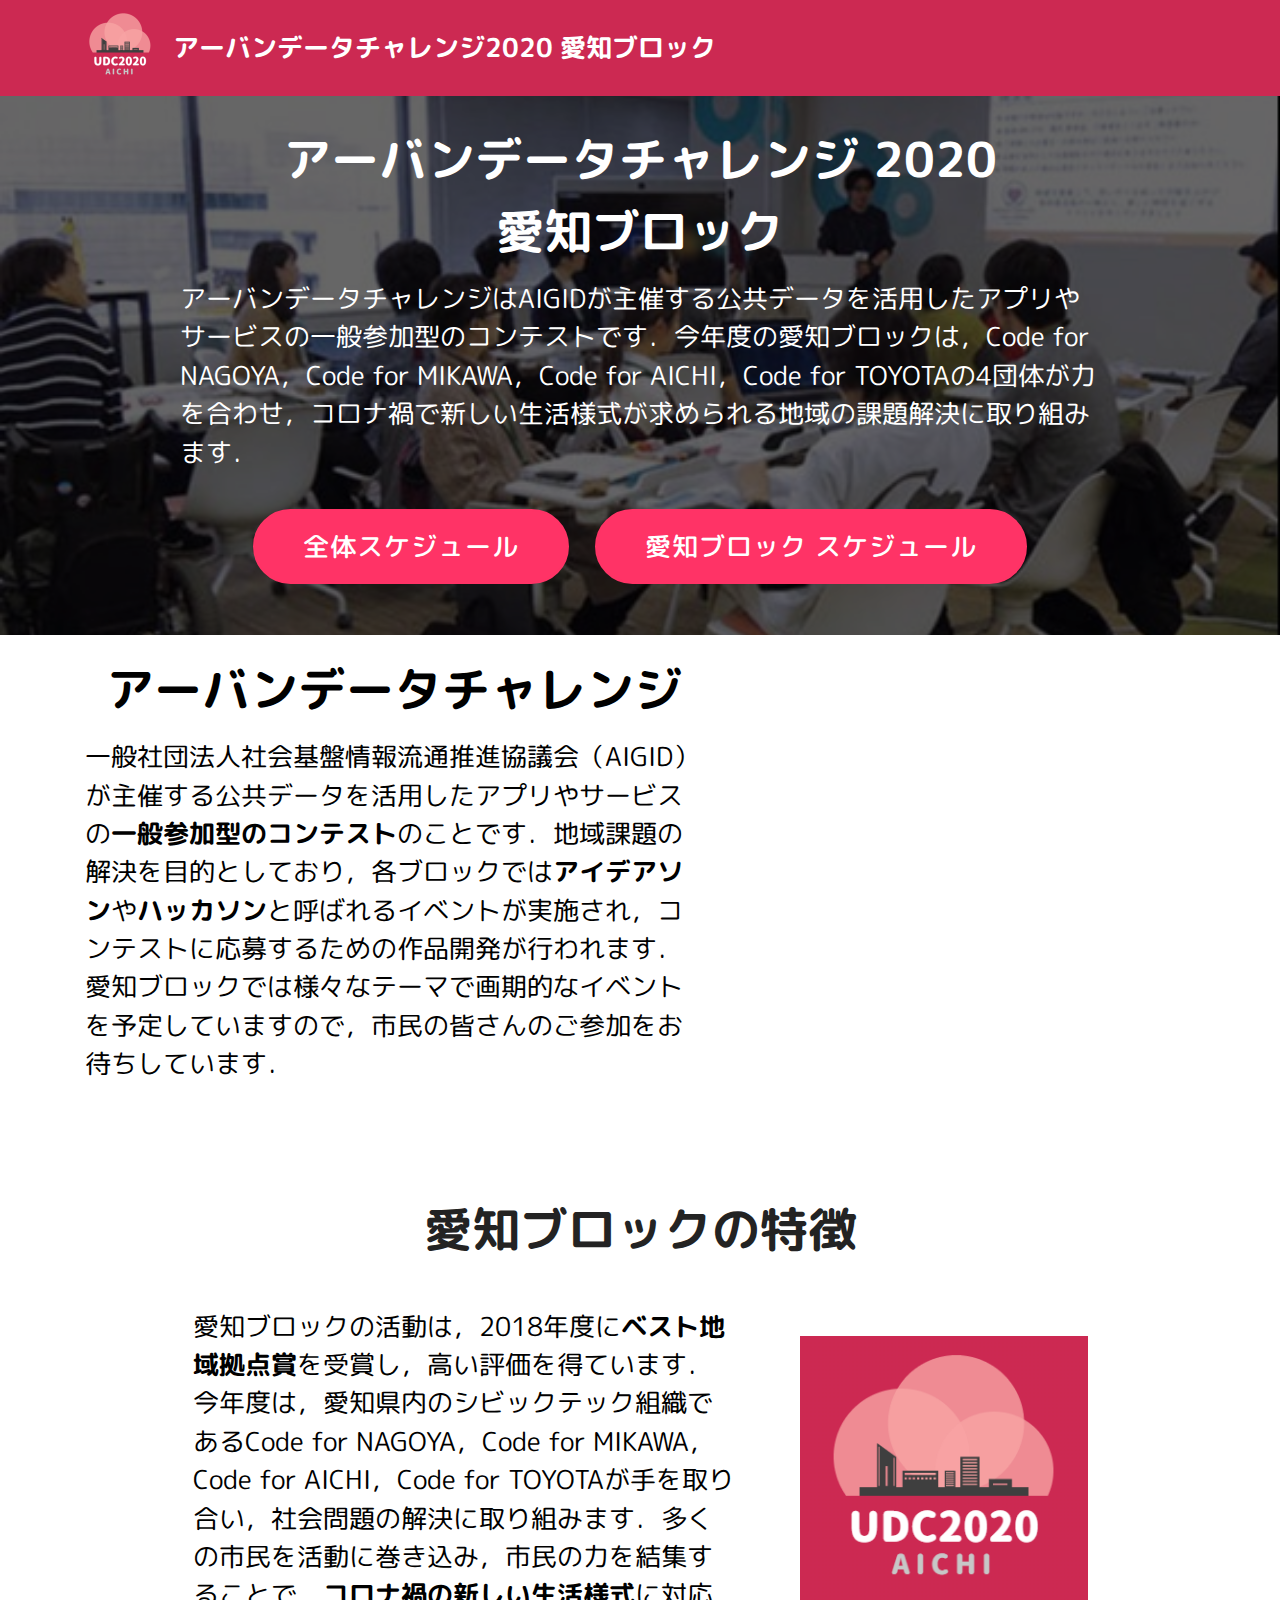
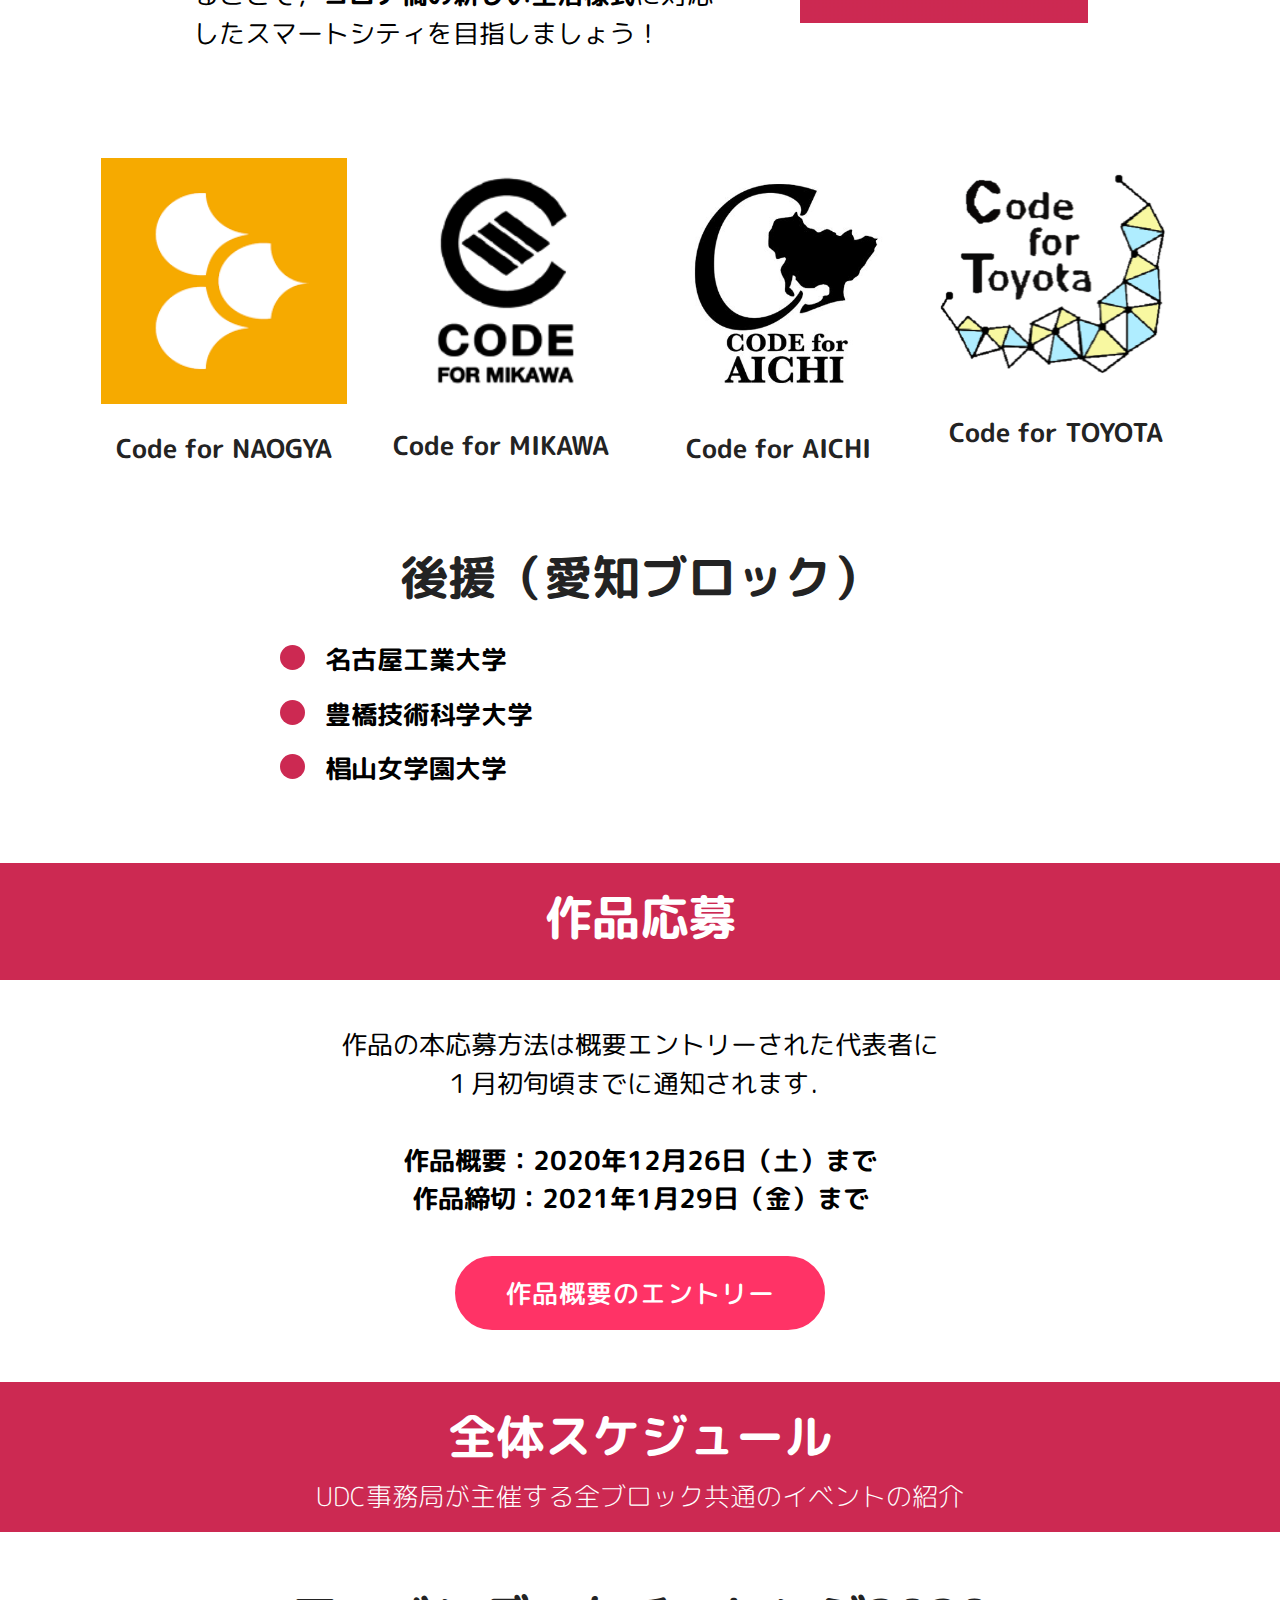
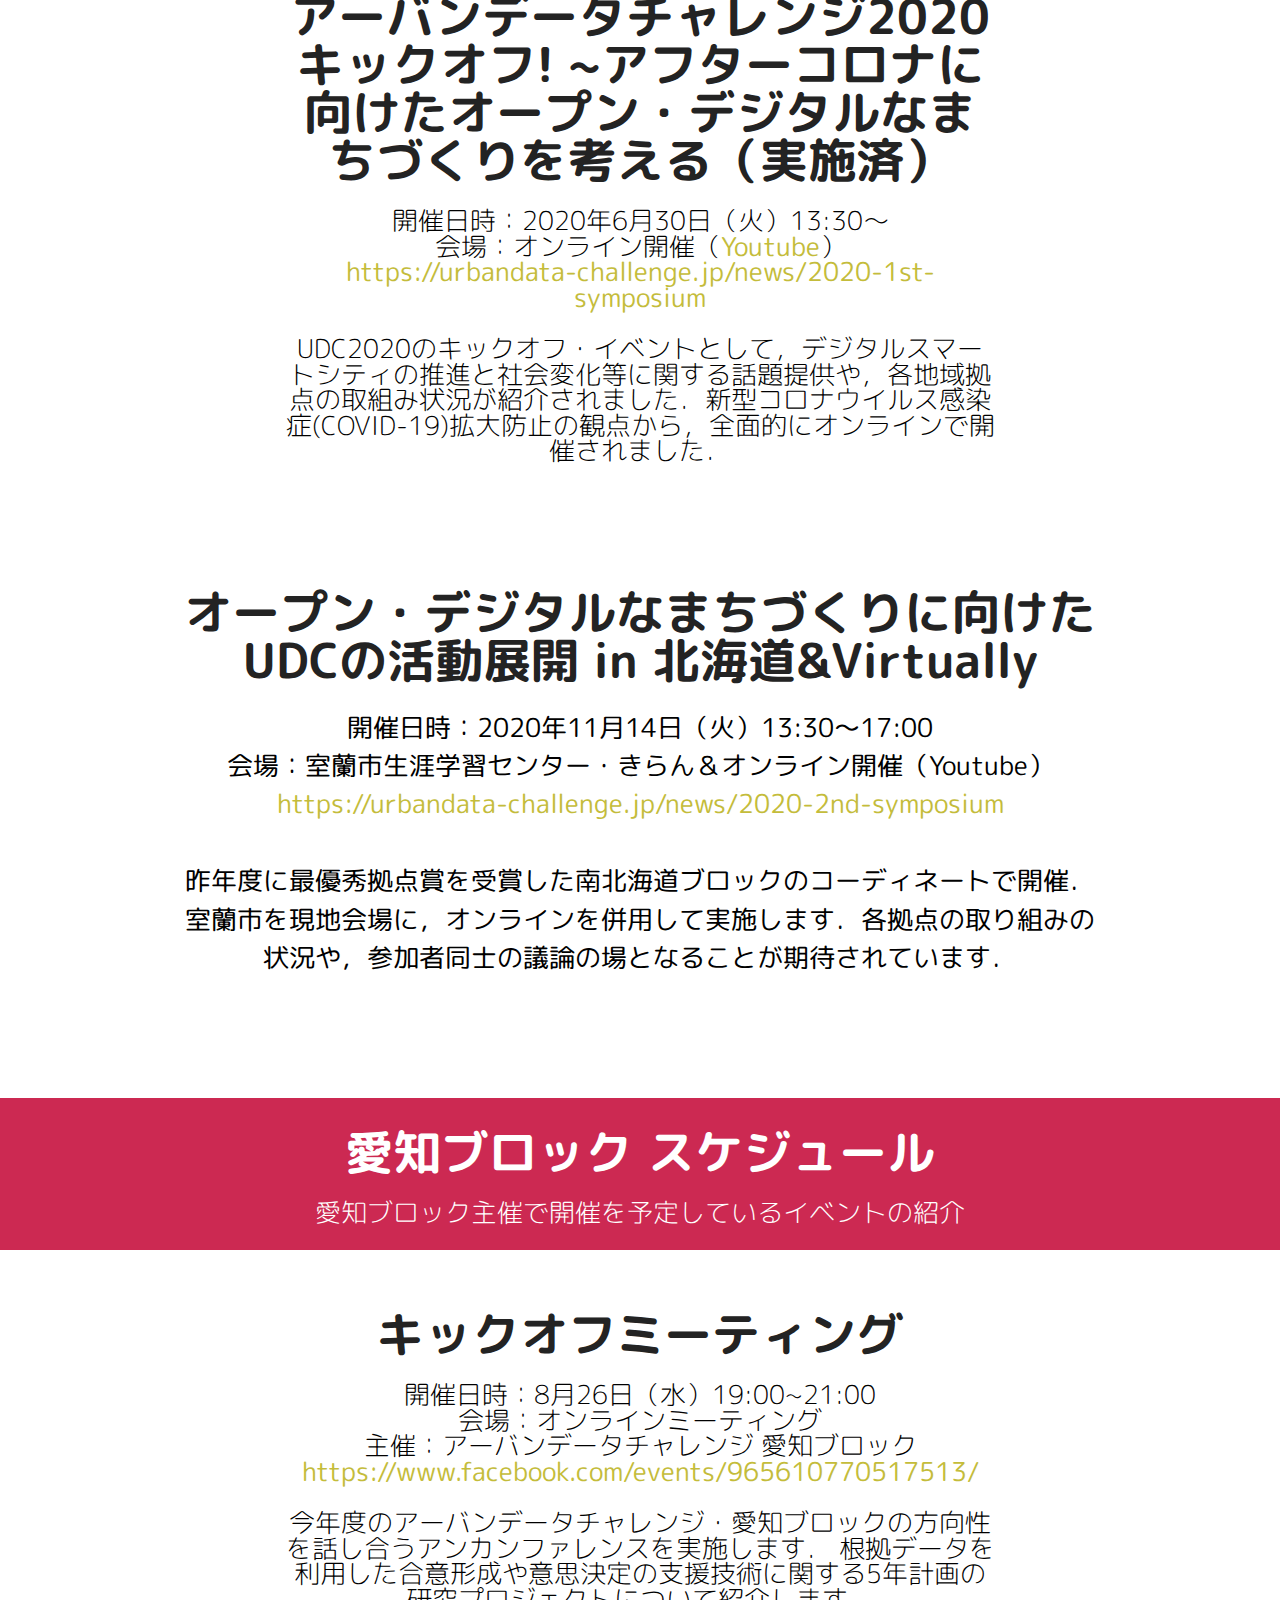
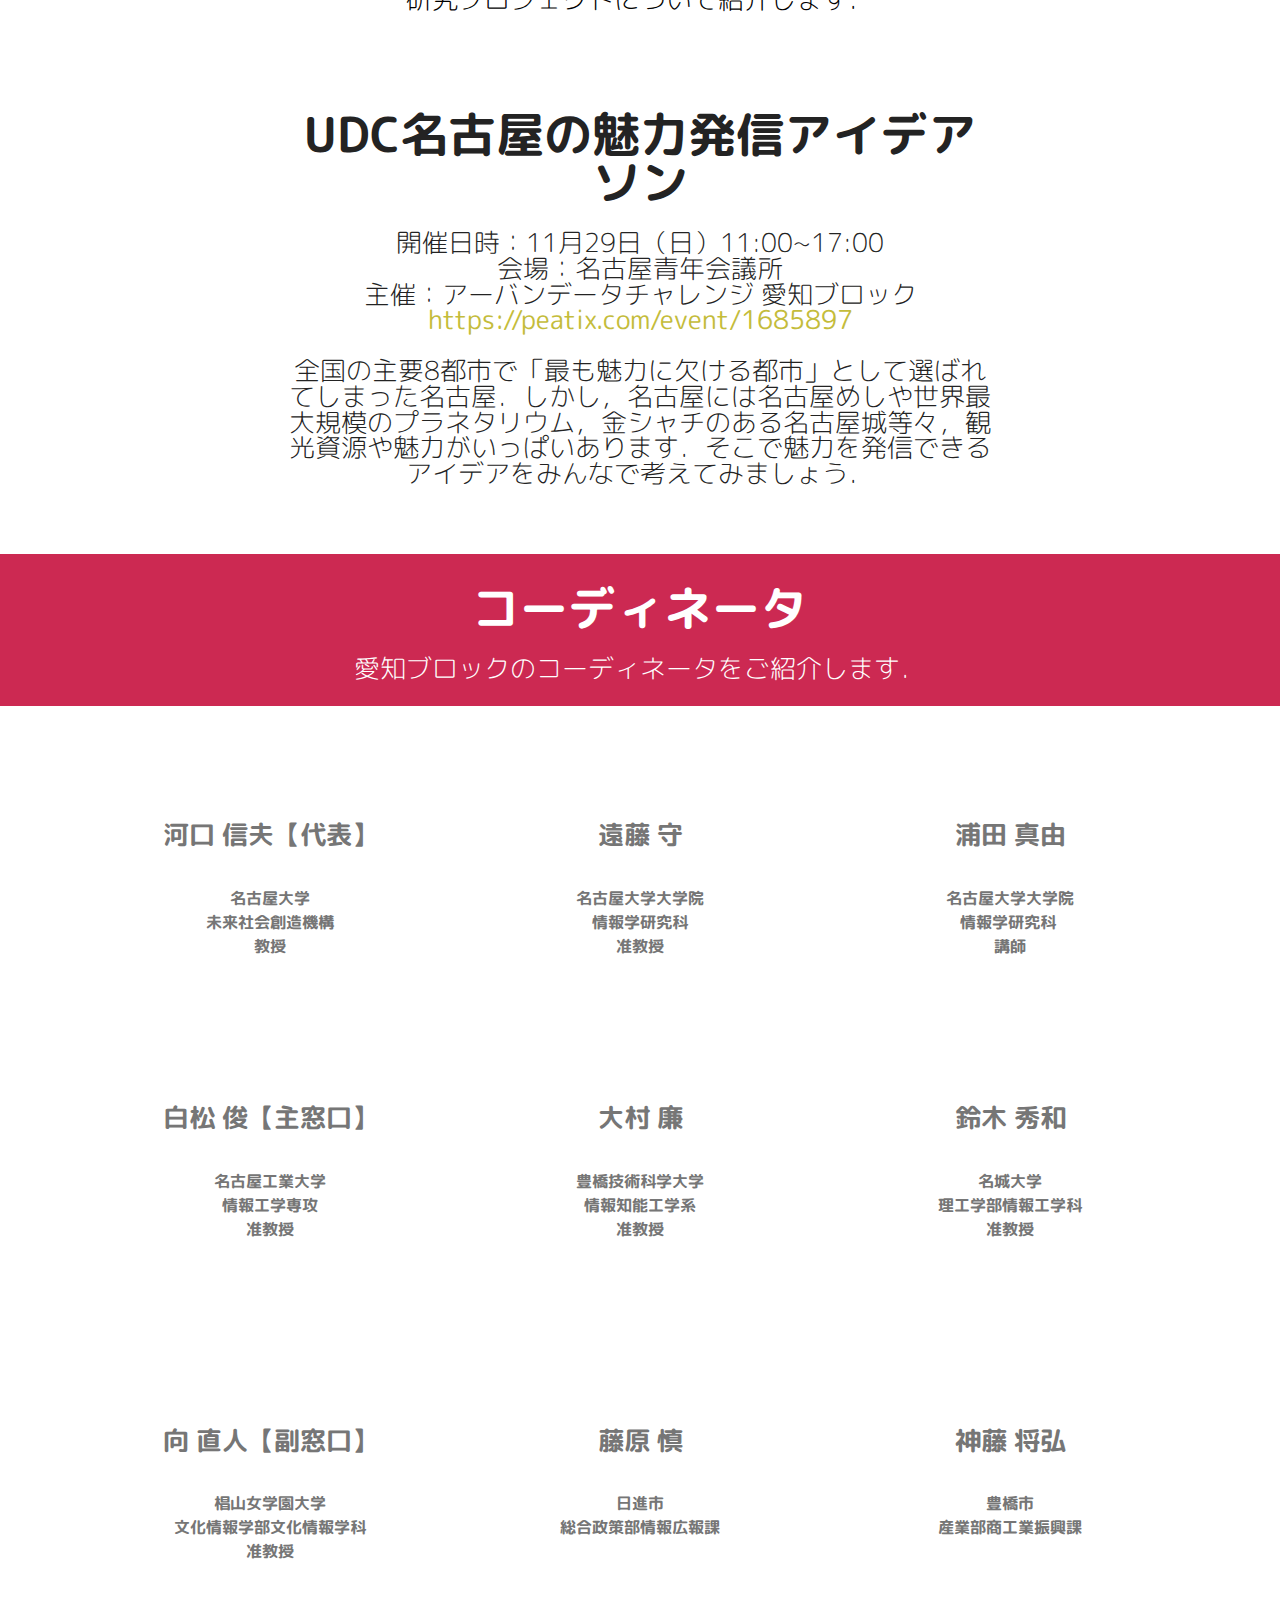
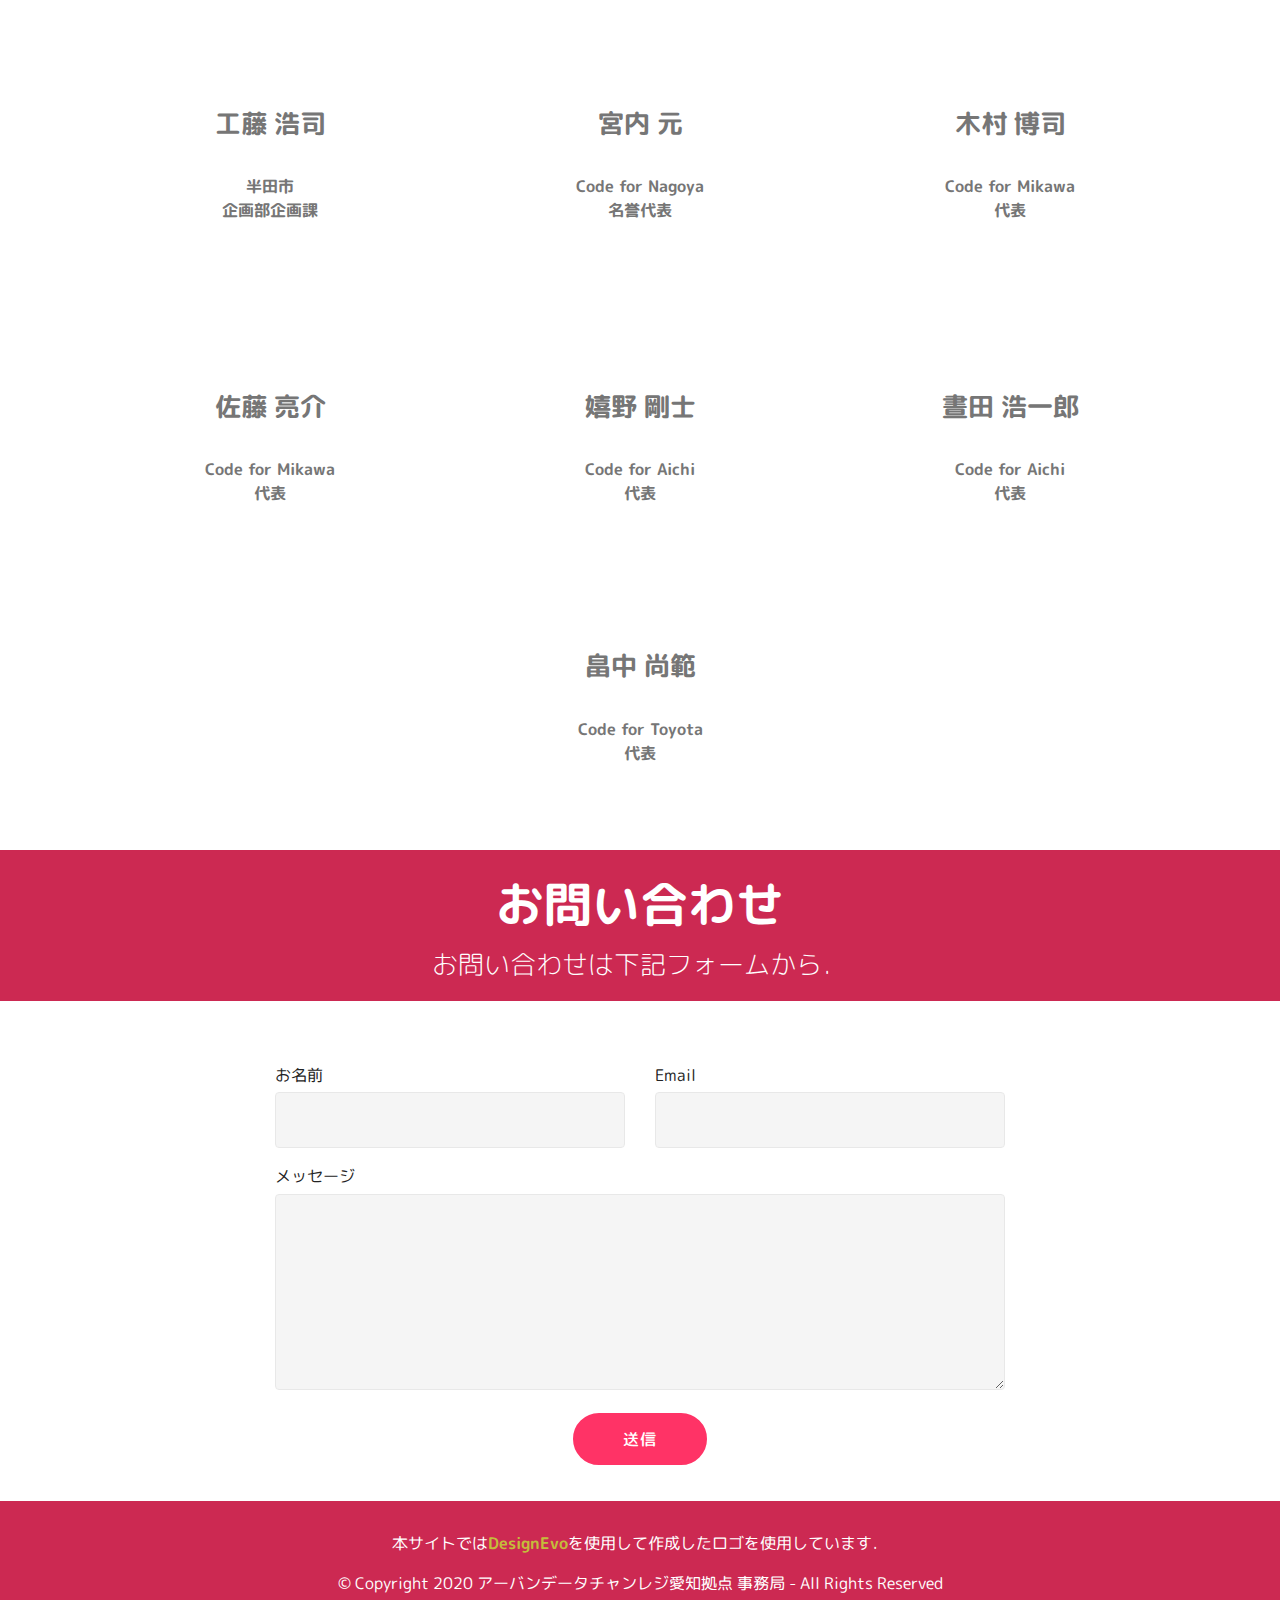
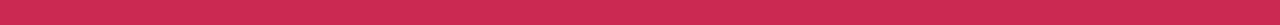
<file: docs/udc/2020/index.html>
<!DOCTYPE html>
<html  >
<head>
  <!-- Site made with Mobirise Website Builder v4.10.15, https://mobirise.com -->
  <meta charset="UTF-8">
  <meta http-equiv="X-UA-Compatible" content="IE=edge">
  <meta name="generator" content="Mobirise v4.10.15, mobirise.com">
  <meta name="viewport" content="width=device-width, initial-scale=1, minimum-scale=1">
  <link rel="shortcut icon" href="assets/images/logo-128x128-1.png" type="image/x-icon">
  <meta name="description" content="アーバンデータチャレンジはAIGIDが主催する公共データを活用したアプリやサービスの一般参加型のコンテストです．愛知拠点はCode for Nagoya，Code for Mikawa，Code for Aichi，Code for Toyotaが
一体となって地域課題の解決に取り組みます．">
  
  <title>UDC2020 愛知ブロック</title>
  <link rel="stylesheet" href="assets/web/assets/mobirise-icons/mobirise-icons.css">
  <link rel="stylesheet" href="assets/bootstrap/css/bootstrap.min.css">
  <link rel="stylesheet" href="assets/bootstrap/css/bootstrap-grid.min.css">
  <link rel="stylesheet" href="assets/bootstrap/css/bootstrap-reboot.min.css">
  <link rel="stylesheet" href="assets/socicon/css/styles.css">
  <link rel="stylesheet" href="assets/dropdown/css/style.css">
  <link rel="stylesheet" href="assets/tether/tether.min.css">
  <link rel="stylesheet" href="assets/theme/css/style.css">
  <link rel="preload" as="style" href="assets/mobirise/css/mbr-additional.css"><link rel="stylesheet" href="assets/mobirise/css/mbr-additional.css" type="text/css">
  
  
  <meta property="og:title" content="UDC2020 愛知ブロック" />
<meta property="og:type" content="website" />
<meta property="og:url" content="https://www.code4.nagoya/udc/2020/index.html" />
<meta property="og:image" content="https://www.code4.nagoya/udc/2020/assets/images/logo-1-300x300.png" />
</head>
<body>
  <section class="menu cid-r272PKCAEa" once="menu" id="menu1-0">

    

    <nav class="navbar navbar-expand beta-menu navbar-dropdown align-items-center navbar-fixed-top navbar-toggleable-sm">
        <button class="navbar-toggler navbar-toggler-right" type="button" data-toggle="collapse" data-target="#navbarSupportedContent" aria-controls="navbarSupportedContent" aria-expanded="false" aria-label="Toggle navigation">
            <div class="hamburger">
                <span></span>
                <span></span>
                <span></span>
                <span></span>
            </div>
        </button>
        <div class="menu-logo">
            <div class="navbar-brand">
                <span class="navbar-logo">
                    <a href="#top">
                         <img src="assets/images/logo-160x160.png" alt="Mobirise" title="" style="height: 5rem;">
                    </a>
                </span>
                <span class="navbar-caption-wrap"><a class="navbar-caption text-white display-5" href="#top">アーバンデータチャレンジ2020 愛知ブロック</a></span>
            </div>
        </div>
        <div class="collapse navbar-collapse" id="navbarSupportedContent">
            
            
        </div>
    </nav>
</section>

<section class="engine"><a href="https://mobirise.info/a">online web builder</a></section><section class="header1 cid-r2738nDVzI" id="header1-1">

    

    <div class="mbr-overlay" style="opacity: 0.6; background-color: rgb(0, 0, 0);">
    </div>

    <div class="container">
        <div class="row justify-content-md-center">
            <div class="mbr-white col-md-10">
                <h1 class="mbr-section-title align-center mbr-bold pb-3 mbr-fonts-style display-1">アーバンデータチャレンジ 2020</h1>
                <h3 class="mbr-section-subtitle align-center mbr-light pb-3 mbr-fonts-style display-1"><strong>愛知ブロック</strong></h3>
                <p class="mbr-text align-center pb-3 mbr-fonts-style display-5">アーバンデータチャレンジはAIGIDが主催する公共データを活用したアプリやサービスの一般参加型のコンテストです．今年度の愛知ブロックは，Code for NAGOYA，Code for MIKAWA，Code for AICHI，Code for TOYOTAの4団体が力を合わせ，コロナ禍で新しい生活様式が求められる地域の課題解決に取り組みます．</p>
                <div class="mbr-section-btn align-center"><a class="btn btn-md btn-secondary display-5" href="index.html#content4-17" target="_blank">全体スケジュール</a> <a class="btn btn-md btn-secondary display-5" href="index.html#content5-v" target="_blank">愛知ブロック スケジュール</a></div>
            </div>
        </div>
    </div>

</section>

<section class="header7 cid-rvk7xDbFhv" id="header7-20">

    

    

    <div class="container">
        <div class="media-container-row">

            <div class="media-content align-right">
                <h1 class="mbr-section-title mbr-white pb-3 mbr-fonts-style display-1"><strong>
                    アーバンデータチャレンジ</strong></h1>
                <div class="mbr-section-text mbr-white pb-3">
                    <p class="mbr-text mbr-fonts-style display-5">
                        一般社団法人社会基盤情報流通推進協議会（AIGID）が主催する公共データを活用したアプリやサービスの<strong>一般参加型のコンテスト</strong>のことです．地域課題の解決を目的としており，各ブロックでは<strong>アイデアソン</strong>や<strong>ハッカソン</strong>と呼ばれるイベントが実施され，コンテストに応募するための作品開発が行われます．愛知ブロックでは様々なテーマで画期的なイベントを予定していますので，市民の皆さんのご参加をお待ちしています．
                    </p>
                </div>
                
            </div>

            <div class="mbr-figure" style="width: 75%;"><iframe class="mbr-embedded-video" src="https://www.youtube.com/embed/tu5Nw2ww2Yk?rel=0&amp;amp;showinfo=0&amp;autoplay=0&amp;loop=0" width="1280" height="720" frameborder="0" allowfullscreen></iframe></div>

        </div>
    </div>
</section>

<section class="mbr-section content4 cid-r2cKl1xpcE" id="content4-u">

    

    <div class="container">
        <div class="media-container-row">
            <div class="title col-12 col-md-8">
                <h2 class="align-center pb-3 mbr-fonts-style display-1"><strong>愛知ブロックの特徴</strong></h2>
                
                
            </div>
        </div>
    </div>
</section>

<section class="mbr-section content7 cid-rvkaUmgReG" id="content7-21">
          
    

    <div class="container">
        <div class="media-container-row">
            <div class="col-12 col-md-10">
                <div class="media-container-row">
                    <div class="media-content">
                        <div class="mbr-section-text">
                            <p class="mbr-text align-right mb-0 mbr-fonts-style display-5">愛知ブロックの活動は，2018年度に<strong>ベスト地域拠点賞</strong>を受賞し，高い評価を得ています．今年度は，愛知県内のシビックテック組織であるCode for NAGOYA，Code for MIKAWA，Code for AICHI，Code for TOYOTAが手を取り合い，社会問題の解決に取り組みます．多くの市民を活動に巻き込み，市民の力を結集することで，<strong>コロナ禍の新しい生活様式</strong>に対応したスマートシティを目指しましょう！</p>
                        </div>
                    </div>
                    <div class="mbr-figure" style="width: 60%;">
                     <img src="assets/images/logo-1-300x300.png" alt="Mobirise" title="">  
                    </div>
                </div>
            </div>
        </div>
    </div>
</section>

<section class="features2 cid-r2cIzEGxEf" id="features2-t">

    

    
    
    <div class="container">
        <div class="media-container-row">
            <div class="card p-3 col-12 col-md-6 col-lg-3">
                <div class="card-wrapper">
                    <div class="card-img">
                        <img src="assets/images/225x225.png" alt="Mobirise" title="">
                    </div>
                    <div class="card-box">
                        <h4 class="card-title pb-3 mbr-fonts-style display-5"><strong>Code for NAOGYA</strong></h4>
                        
                    </div>
                </div>
            </div>

            <div class="card p-3 col-12 col-md-6 col-lg-3">
                <div class="card-wrapper">
                    <div class="card-img">
                        <img src="assets/images/5749-normal-1515154912-code4mikawa-200x200-1-200x200.png" alt="Mobirise" title="">
                    </div>
                    <div class="card-box ">
                        <h4 class="card-title pb-3 mbr-fonts-style display-5">
                            <strong>Code for MIKAWA</strong></h4>
                        
                    </div>
                </div>
            </div>

            <div class="card p-3 col-12 col-md-6 col-lg-3">
                <div class="card-wrapper">
                    <div class="card-img">
                        <img src="assets/images/1558792924-1-400x400.jpg" alt="Mobirise" title="">
                    </div>
                    <div class="card-box">
                        <h4 class="card-title pb-3 mbr-fonts-style display-5">
                            <strong>Code for AICHI</strong></h4>
                        
                    </div>
                </div>
            </div>

            <div class="card p-3 col-12 col-md-6 col-lg-3">
                <div class="card-wrapper">
                    <div class="card-img">
                        <img src="assets/images/80326564-3190334934315246-5957819397098700800-n-492x460.png" alt="Mobirise" title="">
                    </div>
                    <div class="card-box">
                        <h4 class="card-title pb-3 mbr-fonts-style display-5"><strong>Code for TOYOTA</strong></h4>
                        
                    </div>
                </div>
            </div>
        </div>
    </div>
</section>

<section class="mbr-section content4 cid-sgtdzVjIdy" id="content4-2q">

    

    <div class="container">
        <div class="media-container-row">
            <div class="title col-12 col-md-8">
                <h2 class="align-center pb-3 mbr-fonts-style display-2"><strong>後援（愛知ブロック）</strong></h2>
                
                
            </div>
        </div>
    </div>
</section>

<section class="mbr-section article content12 cid-sgtdjgEekc" id="content12-2p">
     

    <div class="container">
        <div class="media-container-row">
            <div class="mbr-text counter-container col-12 col-md-8 mbr-fonts-style display-5">
                <ul>
                    <li><strong>名古屋工業大学</strong></li><li><strong>豊橋技術科学大学</strong></li><li><strong>椙山女学園大学</strong></li>
                </ul>
            </div>
        </div>
    </div>
</section>

<section class="mbr-section content4 cid-sgtbABOq9y" id="content4-2m">

    

    <div class="container">
        <div class="media-container-row">
            <div class="title col-12 col-md-8">
                <h2 class="align-center pb-3 mbr-fonts-style display-2"><strong>作品応募</strong></h2>
                
                
            </div>
        </div>
    </div>
</section>

<section class="header1 cid-sgtbJomJts" id="header16-2n">

    

    

    <div class="container">
        <div class="row justify-content-md-center">
            <div class="col-md-10 align-center">
                
                
                <p class="mbr-text pb-3 mbr-fonts-style display-5">作品の本応募方法は概要エントリーされた代表者に<br>１月初旬頃までに通知されます．<br><br><strong>作品概要：2020年12月26日（土）まで<br>作品締切：2021年1月29日（金）まで</strong></p>
                <div class="mbr-section-btn"><a class="btn btn-md btn-secondary display-5" href="http://bit.ly/udc2020_entry" target="_blank">作品概要のエントリー</a></div>
            </div>
        </div>
    </div>

</section>

<section class="mbr-section content4 cid-r3Y1UfFSce" id="content4-17">

    

    <div class="container">
        <div class="media-container-row">
            <div class="title col-12 col-md-8">
                <h2 class="align-center pb-3 mbr-fonts-style display-2"><strong>
                    全体スケジュール</strong></h2>
                <h3 class="mbr-section-subtitle align-center mbr-light mbr-fonts-style display-5">UDC事務局が主催する全ブロック共通のイベントの紹介</h3>
                
            </div>
        </div>
    </div>
</section>

<section class="mbr-section content4 cid-rvkkiGv2G3" id="content4-22">

    

    <div class="container">
        <div class="media-container-row">
            <div class="title col-12 col-md-8">
                <h2 class="align-center pb-3 mbr-fonts-style display-2"><strong>アーバンデータチャレンジ2020 </strong><strong>キックオフ! ~アフターコロナに向けたオープン・デジタルなまちづくりを考える（実施済）</strong></h2>
                <h3 class="mbr-section-subtitle align-center mbr-light mbr-fonts-style display-5">
                    開催日時：2020年6月30日（火）13:30～<div>会場：オンライン開催（<a href="https://www.youtube.com/channel/UC-iXS-Zmt7l69MdOVxfU1EQ" target="_blank">Youtube</a>）</div><div><a href="https://urbandata-challenge.jp/news/2020-1st-symposium" target="_blank">https://urbandata-challenge.jp/news/2020-1st-symposium</a></div><br><div>
</div><div>
</div><div>UDC2020のキックオフ・イベントとして，デジタルスマートシティの推進と社会変化等に関する話題提供や，各地域拠点の取組み状況が紹介されました．新型コロナウイルス感染症(COVID-19)拡大防止の観点から，全面的にオンラインで開催されました．</div><div><br></div></h3>
                
            </div>
        </div>
    </div>
</section>

<section class="header1 cid-sghYu692u9" id="header16-2j">

    

    

    <div class="container">
        <div class="row justify-content-md-center">
            <div class="col-md-10 align-center">
                <h1 class="mbr-section-title mbr-bold pb-3 mbr-fonts-style display-1">オープン・デジタルなまちづくりに向けたUDCの活動展開 in 北海道&amp;Virtually</h1>
                
                <p class="mbr-text pb-3 mbr-fonts-style display-5">開催日時：2020年11月14日（火）13:30～17:00<br>会場：室蘭市生涯学習センター・きらん＆オンライン開催（Youtube）<br><a href="https://urbandata-challenge.jp/news/2020-2nd-symposium" target="_blank">https://urbandata-challenge.jp/news/2020-2nd-symposium</a><br><br>昨年度に最優秀拠点賞を受賞した南北海道ブロックのコーディネートで開催．室蘭市を現地会場に，オンラインを併用して実施します．各拠点の取り組みの状況や，参加者同士の議論の場となることが期待されています．</p>
                
            </div>
        </div>
    </div>

</section>

<section class="mbr-section content5 cid-r2cLZNZG5G" id="content5-v">

    

    

    <div class="container">
        <div class="media-container-row">
            <div class="title col-12 col-md-8">
                <h2 class="align-center mbr-bold mbr-white pb-3 mbr-fonts-style display-1">愛知ブロック スケジュール</h2>
                <h3 class="mbr-section-subtitle align-center mbr-light mbr-white pb-3 mbr-fonts-style display-5">
                    愛知ブロック主催で開催を予定しているイベントの紹介</h3>
                
                
            </div>
        </div>
    </div>
</section>

<section class="mbr-section content4 cid-r2cMp8UvSY" id="content4-x">

    

    <div class="container">
        <div class="media-container-row">
            <div class="title col-12 col-md-8">
                <h2 class="align-center pb-3 mbr-fonts-style display-2"><strong>キックオフミーティング</strong><br></h2>
                <h3 class="mbr-section-subtitle align-center mbr-light mbr-fonts-style display-5">開催日時：8月26日（水）19:00~21:00<br>会場：オンラインミーティング<br>主催：アーバンデータチャレンジ 愛知ブロック<br><a href="https://www.facebook.com/events/965610770517513/" target="_blank">https://www.facebook.com/events/965610770517513/</a><br><br>今年度のアーバンデータチャレンジ・愛知ブロックの方向性を話し合うアンカンファレンスを実施します．
根拠データを利用した合意形成や意思決定の支援技術に関する5年計画の研究プロジェクトについて紹介します．</h3>
                
            </div>
        </div>
    </div>
</section>

<section class="mbr-section content4 cid-sgq6tjMCuG" id="content4-2k">

    

    <div class="container">
        <div class="media-container-row">
            <div class="title col-12 col-md-8">
                <h2 class="align-center pb-3 mbr-fonts-style display-2"><strong>
                    UDC名古屋の魅力発信アイデアソン</strong></h2>
                <h3 class="mbr-section-subtitle align-center mbr-light mbr-fonts-style display-5">
                    開催日時：11月29日（日）11:00~17:00
                <div>会場：名古屋青年会議所</div><div>主催：アーバンデータチャレンジ 愛知ブロック</div><div><a href="https://peatix.com/event/1685897" target="_blank">https://peatix.com/event/1685897</a></div><div><br></div><div>全国の主要8都市で「最も魅力に欠ける都市」として選ばれてしまった名古屋．しかし，名古屋には名古屋めしや世界最大規模のプラネタリウム，金シャチのある名古屋城等々，観光資源や魅力がいっぱいあります．そこで魅力を発信できるアイデアをみんなで考えてみましょう．</div></h3>
                
            </div>
        </div>
    </div>
</section>

<section class="mbr-section content5 cid-r2cR3scMJC" id="content5-13">

    

    

    <div class="container">
        <div class="media-container-row">
            <div class="title col-12 col-md-8">
                <h2 class="align-center mbr-bold mbr-white pb-3 mbr-fonts-style display-1">
                    コーディネータ</h2>
                <h3 class="mbr-section-subtitle align-center mbr-light mbr-white pb-3 mbr-fonts-style display-5">愛知ブロックのコーディネータをご紹介します．</h3>
                
                
            </div>
        </div>
    </div>
</section>

<section class="testimonials1 cid-r2cQXg6iu8" id="testimonials1-12">

    

    
    <div class="container">
        <div class="media-container-row">
            <div class="title col-12 align-center">
                
                
            </div>
        </div>
    </div>

    <div class="container pt-3 mt-2">
        <div class="media-container-row">
            <div class="mbr-testimonial p-3 align-center col-12 col-md-6 col-lg-4">
                <div class="panel-item p-3">
                    <div class="card-block">
                        
                        <p class="mbr-text mbr-fonts-style display-5"><strong>河口 信夫【代表】</strong><br></p>
                    </div>
                    <div class="card-footer">
                        <div class="mbr-author-name mbr-bold mbr-fonts-style display-7">名古屋大学 <br>未来社会創造機構 <br>教授</div>
                        
                    </div>
                </div>
            </div>

            <div class="mbr-testimonial p-3 align-center col-12 col-md-6 col-lg-4">
                <div class="panel-item p-3">
                    <div class="card-block">
                        
                        <p class="mbr-text mbr-fonts-style display-5"><strong>遠藤 守</strong></p>
                    </div>
                    <div class="card-footer">
                        <div class="mbr-author-name mbr-bold mbr-fonts-style display-7">名古屋大学大学院<br>情報学研究科 <br>准教授</div>
                        
                    </div>
                </div>
            </div>

            <div class="mbr-testimonial p-3 align-center col-12 col-md-6 col-lg-4">
                <div class="panel-item p-3">
                    <div class="card-block">
                        
                        <p class="mbr-text mbr-fonts-style display-5"><strong>浦田 真由</strong><br></p>
                    </div>
                    <div class="card-footer">
                        <div class="mbr-author-name mbr-bold mbr-fonts-style display-7">名古屋大学大学院<br>情報学研究科&nbsp;<br>講師</div>
                        
                    </div>
                </div>
            </div>

            <div class="mbr-testimonial p-3 align-center col-12 col-md-6 col-lg-4">
                <div class="panel-item p-3">
                    <div class="card-block">
                        
                        <p class="mbr-text mbr-fonts-style display-5"><strong>
                           白松 俊【主窓口】</strong></p>
                    </div>
                    <div class="card-footer">
                        <div class="mbr-author-name mbr-bold mbr-fonts-style display-7">名古屋工業大学<br>情報工学専攻 <br>准教授</div>
                        
                    </div>
                </div>
            </div>

            <div class="mbr-testimonial p-3 align-center col-12 col-md-6 col-lg-4">
                <div class="panel-item p-3">
                    <div class="card-block">
                        
                        <p class="mbr-text mbr-fonts-style display-5"><strong>
                           大村 廉
                        </strong></p>
                    </div>
                    <div class="card-footer">
                        <div class="mbr-author-name mbr-bold mbr-fonts-style display-7">豊橋技術科学大学<br>情報知能工学系<br>准教授</div>
                        
                    </div>
                </div>
            </div>

            <div class="mbr-testimonial p-3 align-center col-12 col-md-6 col-lg-4">
                <div class="panel-item p-3">
                    <div class="card-block">
                        
                        <p class="mbr-text mbr-fonts-style display-5"><strong>
                           鈴木 秀和
                    </strong></p></div>
                    <div class="card-footer">
                        <div class="mbr-author-name mbr-bold mbr-fonts-style display-7">名城大学<br>理工学部情報工学科 <br>准教授</div>
                        
                    </div>
                </div>
            </div>
        </div>
    </div>   
</section>

<section class="testimonials1 cid-r2cSD5DcwB" id="testimonials1-14">

    

    
    <div class="container">
        <div class="media-container-row">
            <div class="title col-12 align-center">
                
                
            </div>
        </div>
    </div>

    <div class="container pt-3 mt-2">
        <div class="media-container-row">
            <div class="mbr-testimonial p-3 align-center col-12 col-md-6 col-lg-4">
                <div class="panel-item p-3">
                    <div class="card-block">
                        
                        <p class="mbr-text mbr-fonts-style display-5"><strong>
                           向 直人【副窓口】</strong></p>
                    </div>
                    <div class="card-footer">
                        <div class="mbr-author-name mbr-bold mbr-fonts-style display-7">椙山女学園大学<br>文化情報学部文化情報学科 <br>准教授</div>
                        
                    </div>
                </div>
            </div>

            <div class="mbr-testimonial p-3 align-center col-12 col-md-6 col-lg-4">
                <div class="panel-item p-3">
                    <div class="card-block">
                        
                        <p class="mbr-text mbr-fonts-style display-5"><strong>
                           藤原 慎
                        </strong></p>
                    </div>
                    <div class="card-footer">
                        <div class="mbr-author-name mbr-bold mbr-fonts-style display-7">
                             日進市<br>総合政策部情報広報課</div>
                        
                    </div>
                </div>
            </div>

            <div class="mbr-testimonial p-3 align-center col-12 col-md-6 col-lg-4">
                <div class="panel-item p-3">
                    <div class="card-block">
                        
                        <p class="mbr-text mbr-fonts-style display-5"><strong>
                           神藤 将弘</strong></p>
                    </div>
                    <div class="card-footer">
                        <div class="mbr-author-name mbr-bold mbr-fonts-style display-7">
                             豊橋市<br>産業部商工業振興課</div>
                        
                    </div>
                </div>
            </div>

            <div class="mbr-testimonial p-3 align-center col-12 col-md-6 col-lg-4">
                <div class="panel-item p-3">
                    <div class="card-block">
                        
                        <p class="mbr-text mbr-fonts-style display-5"><strong>
                           工藤 浩司
                        </strong></p>
                    </div>
                    <div class="card-footer">
                        <div class="mbr-author-name mbr-bold mbr-fonts-style display-7">
                             半田市<br>企画部企画課
                        </div>
                        
                    </div>
                </div>
            </div>

            <div class="mbr-testimonial p-3 align-center col-12 col-md-6 col-lg-4">
                <div class="panel-item p-3">
                    <div class="card-block">
                        
                        <p class="mbr-text mbr-fonts-style display-5"><strong>
                           宮内 元
                        </strong></p>
                    </div>
                    <div class="card-footer">
                        <div class="mbr-author-name mbr-bold mbr-fonts-style display-7">Code for Nagoya<br>名誉代表</div>
                        
                    </div>
                </div>
            </div>

            <div class="mbr-testimonial p-3 align-center col-12 col-md-6 col-lg-4">
                <div class="panel-item p-3">
                    <div class="card-block">
                        
                        <p class="mbr-text mbr-fonts-style display-5"><strong>
                           木村 博司
                    </strong></p></div>
                    <div class="card-footer">
                        <div class="mbr-author-name mbr-bold mbr-fonts-style display-7">Code for Mikawa<br>代表</div>
                        
                    </div>
                </div>
            </div>
        </div>
    </div>   
</section>

<section class="testimonials1 cid-r2cTqwfAJ4" id="testimonials1-15">

    

    
    <div class="container">
        <div class="media-container-row">
            <div class="title col-12 align-center">
                
                
            </div>
        </div>
    </div>

    <div class="container pt-3 mt-2">
        <div class="media-container-row">
            <div class="mbr-testimonial p-3 align-center col-12 col-md-6 col-lg-4">
                <div class="panel-item p-3">
                    <div class="card-block">
                        
                        <p class="mbr-text mbr-fonts-style display-5"><strong>
                           佐藤 亮介
                        </strong></p>
                    </div>
                    <div class="card-footer">
                        <div class="mbr-author-name mbr-bold mbr-fonts-style display-7">Code for Mikawa<br>代表</div>
                        
                    </div>
                </div>
            </div>

            <div class="mbr-testimonial p-3 align-center col-12 col-md-6 col-lg-4">
                <div class="panel-item p-3">
                    <div class="card-block">
                        
                        <p class="mbr-text mbr-fonts-style display-5"><strong>
                           嬉野 剛士
                        </strong></p>
                    </div>
                    <div class="card-footer">
                        <div class="mbr-author-name mbr-bold mbr-fonts-style display-7">Code for Aichi <br>代表</div>
                        
                    </div>
                </div>
            </div>

            <div class="mbr-testimonial p-3 align-center col-12 col-md-6 col-lg-4">
                <div class="panel-item p-3">
                    <div class="card-block">
                        
                        <p class="mbr-text mbr-fonts-style display-5"><strong>
                           晝田 浩一郎
                        </strong></p>
                    </div>
                    <div class="card-footer">
                        <div class="mbr-author-name mbr-bold mbr-fonts-style display-7">Code for Aichi 
<div>代表</div></div>
                        
                    </div>
                </div>
            </div>

            <div class="mbr-testimonial p-3 align-center col-12 col-md-6 col-lg-4">
                <div class="panel-item p-3">
                    <div class="card-block">
                        
                        <p class="mbr-text mbr-fonts-style display-5"><strong>
                           畠中 尚範
                        </strong></p>
                    </div>
                    <div class="card-footer">
                        <div class="mbr-author-name mbr-bold mbr-fonts-style display-7">Code for Toyota<br>代表</div>
                        
                    </div>
                </div>
            </div>

            

            
        </div>
    </div>   
</section>

<section class="mbr-section content4 cid-s4At7fyP5X" id="content4-2j">

    

    <div class="container">
        <div class="media-container-row">
            <div class="title col-12 col-md-8">
                <h2 class="align-center pb-3 mbr-fonts-style display-2"><strong>お問い合わせ</strong></h2>
                <h3 class="mbr-section-subtitle align-center mbr-light mbr-fonts-style display-5">お問い合わせは下記フォームから．</h3>
                
            </div>
        </div>
    </div>
</section>

<section class="mbr-section form1 cid-r2cUj9czNR" id="form1-16">

    

    
    <div class="container">
        <div class="row justify-content-center">
            <div class="title col-12 col-lg-8">
                
                
            </div>
        </div>
    </div>
    <div class="container">
        <div class="row justify-content-center">
            <div class="media-container-column col-lg-8" data-form-type="formoid">
                    <div data-form-alert="" hidden="">UDC愛知拠点・事務局にご連絡頂きありがとうございました．</div>
            
                    <form class="mbr-form" action="https://mobirise.com/" method="post" data-form-title="Mobirise Form"><input type="hidden" name="email" data-form-email="true" value="kU/zTNJNUflUM3J1fiVe+g0AEFLFR4PmjsLztkw6nZayEvaoIHfH/KGq0mBphcr/KqS2YF3NUGf+b8EX53MdI4ygHJE31VS4KAcX0Zctjzjuy/eKENetBYwruxGQyrS+">
                        <div class="row row-sm-offset">
                            <div class="col-md-4 multi-horizontal" data-for="name">
                                <div class="form-group">
                                    <label class="form-control-label mbr-fonts-style display-7" for="name-form1-16">お名前</label>
                                    <input type="text" class="form-control" name="name" data-form-field="Name" required="" id="name-form1-16">
                                </div>
                            </div>
                            <div class="col-md-4 multi-horizontal" data-for="email">
                                <div class="form-group">
                                    <label class="form-control-label mbr-fonts-style display-7" for="email-form1-16">Email</label>
                                    <input type="email" class="form-control" name="email" data-form-field="Email" required="" id="email-form1-16">
                                </div>
                            </div>
                            
                        </div>
                        <div class="form-group" data-for="message">
                            <label class="form-control-label mbr-fonts-style display-7" for="message-form1-16">メッセージ</label>
                            <textarea type="text" class="form-control" name="message" rows="7" data-form-field="Message" id="message-form1-16"></textarea>
                        </div>
            
                        <span class="input-group-btn"><button href="" type="submit" class="btn btn-form btn-secondary display-4">送信</button></span>
                    </form>
            </div>
        </div>
    </div>
</section>

<section once="" class="cid-r2aPOK28OV" id="footer7-g">

    

    

    <div class="container">
        <div class="media-container-row align-center mbr-white">
            <div class="row row-links">
                <ul class="foot-menu">
                    
                    
                    
                    
                    
                <li class="foot-menu-item mbr-fonts-style display-7">本サイトでは<a href="https://www.designevo.com/jp/" target="_blank"><strong>DesignEvo</strong></a>を使用して作成したロゴを使用しています．<br></li></ul>
            </div>
            
            <div class="row row-copirayt">
                <p class="mbr-text mb-0 mbr-fonts-style mbr-white align-center display-7">
                    © Copyright 2020 アーバンデータチャンレジ愛知拠点 事務局&nbsp;- All Rights Reserved
                </p>
            </div>
        </div>
    </div>
</section>


  <script src="assets/web/assets/jquery/jquery.min.js"></script>
  <script src="assets/popper/popper.min.js"></script>
  <script src="assets/bootstrap/js/bootstrap.min.js"></script>
  <script src="assets/smoothscroll/smooth-scroll.js"></script>
  <script src="assets/dropdown/js/nav-dropdown.js"></script>
  <script src="assets/dropdown/js/navbar-dropdown.js"></script>
  <script src="assets/touchswipe/jquery.touch-swipe.min.js"></script>
  <script src="assets/tether/tether.min.js"></script>
  <script src="assets/theme/js/script.js"></script>
  <script src="assets/formoid/formoid.min.js"></script>
  
  
</body>
</html>
</file>
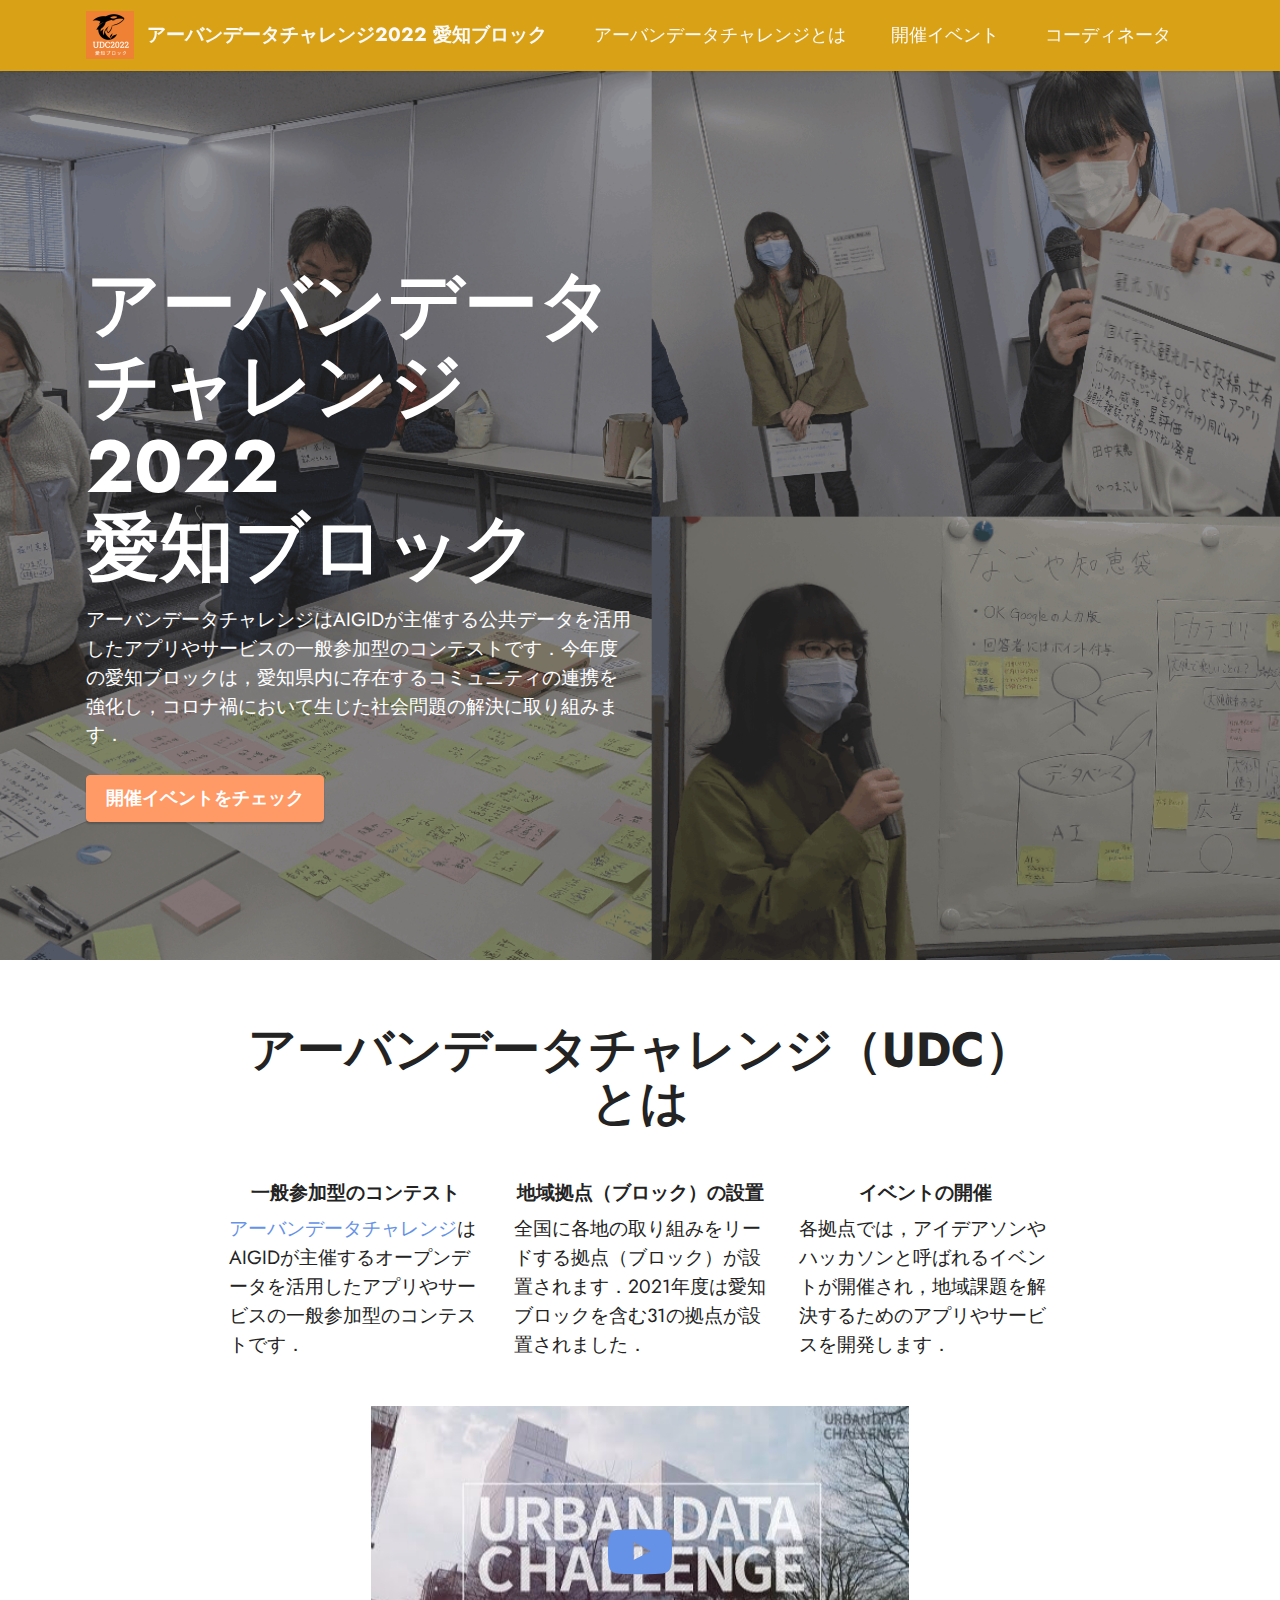
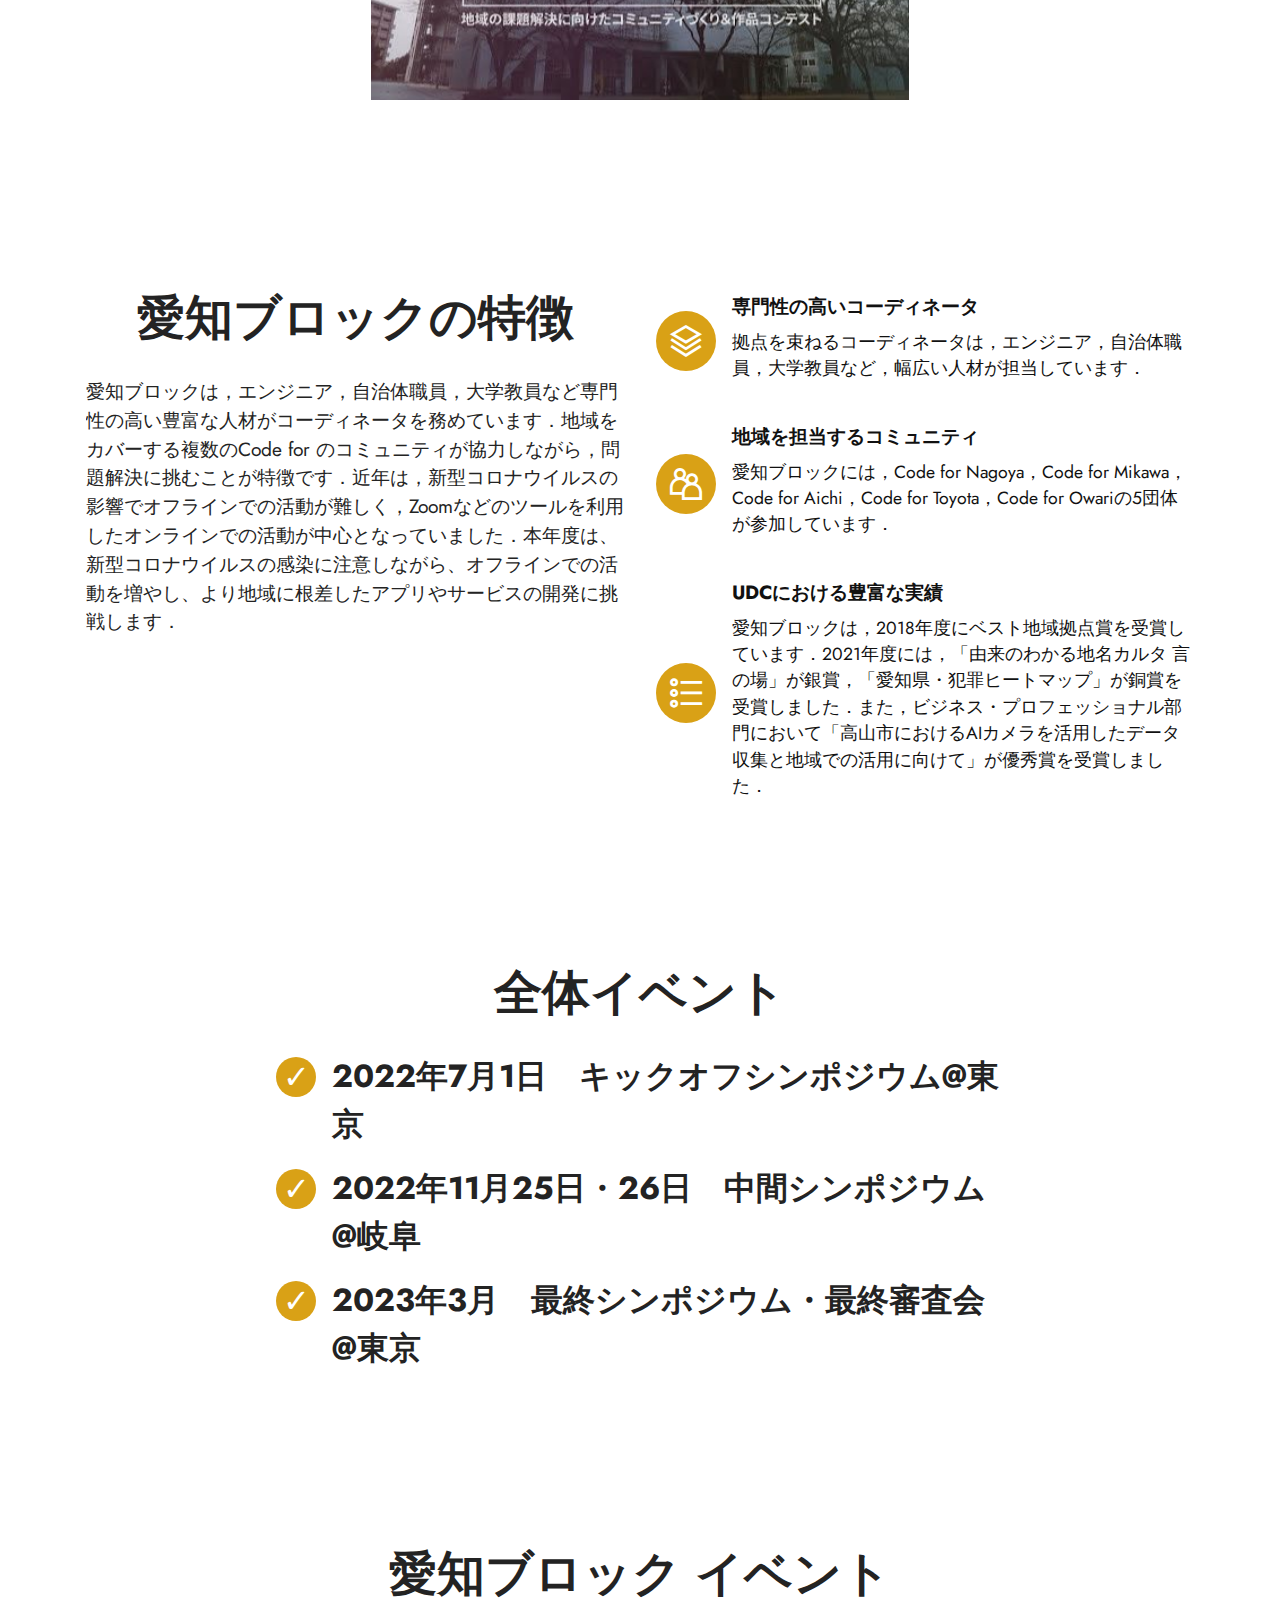
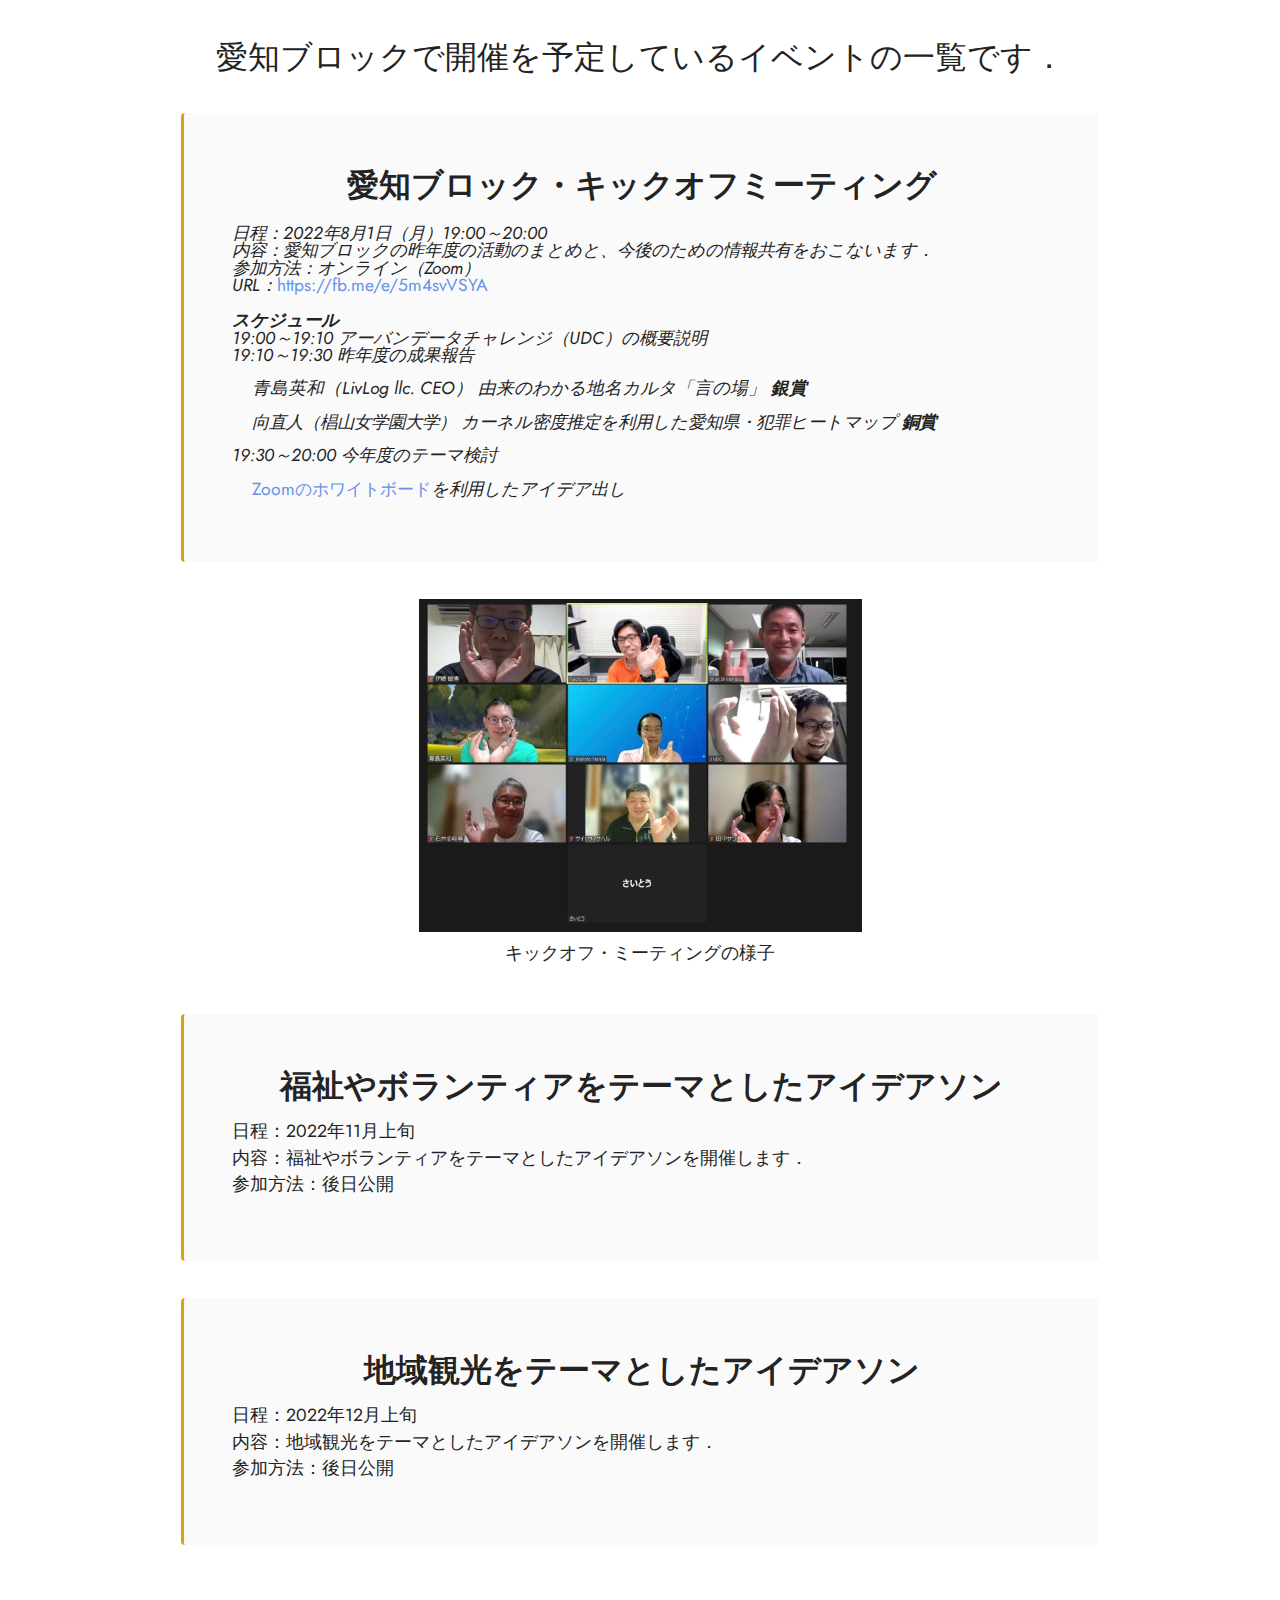
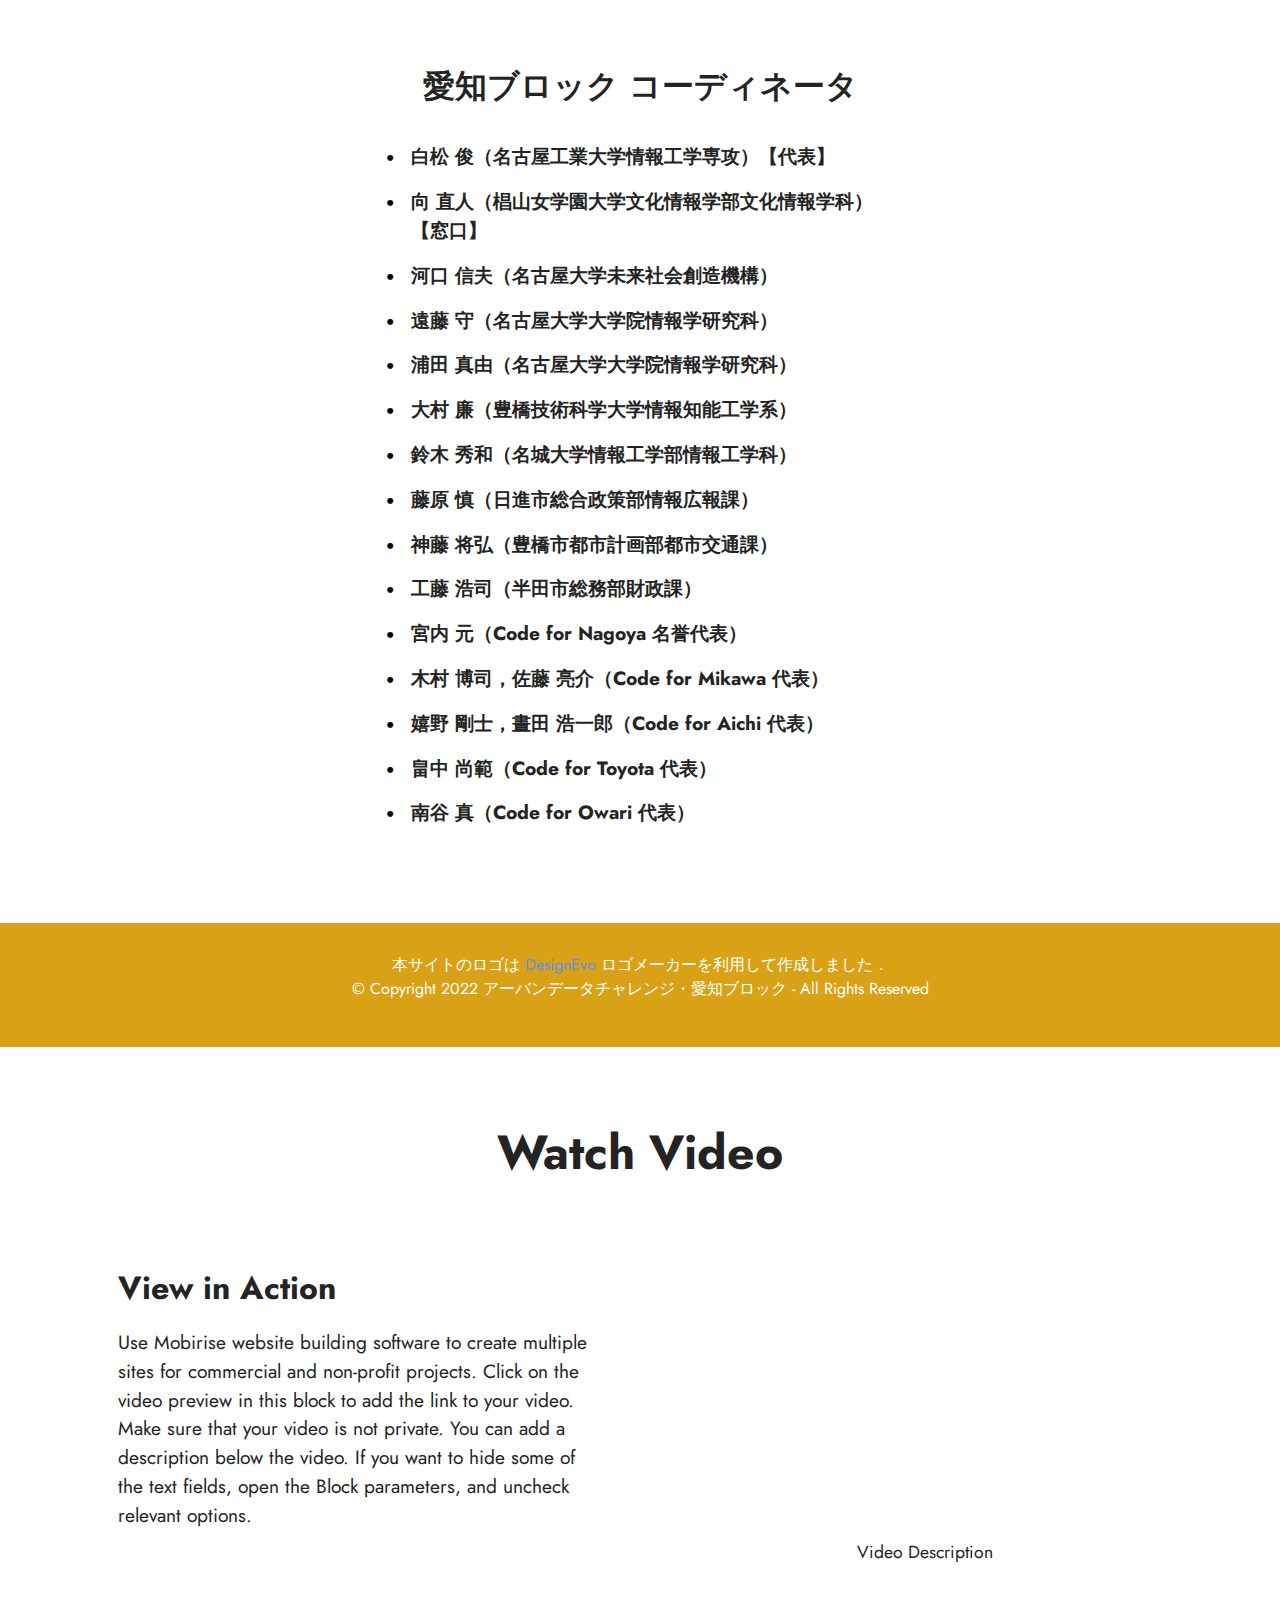
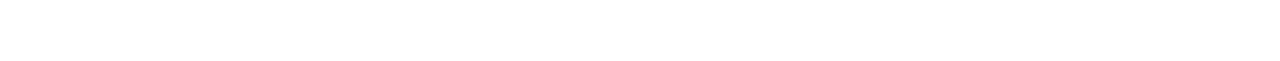
<file: docs/udc/2022/index.html>
<!DOCTYPE html>
<html  >
<head>
  
  <meta charset="UTF-8">
  <meta http-equiv="X-UA-Compatible" content="IE=edge">
  
  <meta name="twitter:card" content="summary_large_image"/>
  <meta name="twitter:image:src" content="assets/images/index-meta.png">
  <meta property="og:image" content="assets/images/index-meta.png">
  <meta name="twitter:title" content="アーバンデータチャレンジ2022 愛知ブロック">
  <meta name="viewport" content="width=device-width, initial-scale=1, minimum-scale=1">
  <link rel="shortcut icon" href="assets/images/logo-96x96.png" type="image/x-icon">
  <meta name="description" content="アーバンデータチャレンジはAIGIDが主催する公共データを活用したアプリやサービスの一般参加型のコンテストです．今年度の愛知ブロックは，愛知県内に存在するコミュニティの連携を強化し，コロナ禍において生じた社会問題の解決に取り組みます．">
  
  
  <title>アーバンデータチャレンジ2022 愛知ブロック</title>
  <link rel="stylesheet" href="assets/web/assets/mobirise-icons2/mobirise2.css">
  <link rel="stylesheet" href="assets/bootstrap/css/bootstrap.min.css">
  <link rel="stylesheet" href="assets/bootstrap/css/bootstrap-grid.min.css">
  <link rel="stylesheet" href="assets/bootstrap/css/bootstrap-reboot.min.css">
  <link rel="stylesheet" href="assets/dropdown/css/style.css">
  <link rel="stylesheet" href="assets/socicon/css/styles.css">
  <link rel="stylesheet" href="assets/theme/css/style.css">
  <link rel="preload" href="https://fonts.googleapis.com/css?family=Jost:100,200,300,400,500,600,700,800,900,100i,200i,300i,400i,500i,600i,700i,800i,900i&display=swap" as="style" onload="this.onload=null;this.rel='stylesheet'">
  <noscript><link rel="stylesheet" href="https://fonts.googleapis.com/css?family=Jost:100,200,300,400,500,600,700,800,900,100i,200i,300i,400i,500i,600i,700i,800i,900i&display=swap"></noscript>
  <link rel="preload" as="style" href="assets/mobirise/css/mbr-additional.css"><link rel="stylesheet" href="assets/mobirise/css/mbr-additional.css" type="text/css">
  
  
  
  
</head>
<body>
  
  <section data-bs-version="5.1" class="menu menu1 cid-t7R0wnKOKO" once="menu" id="menu1-3">
    

    <nav class="navbar navbar-dropdown navbar-fixed-top navbar-expand-lg">
        <div class="container">
            <div class="navbar-brand">
                <span class="navbar-logo">
                    <a href="#">
                        <img src="assets/images/logo-96x96.png" alt="" style="height: 3rem;">
                    </a>
                </span>
                <span class="navbar-caption-wrap"><a class="navbar-caption text-white text-primary display-7" href="#top">アーバンデータチャレンジ2022 愛知ブロック</a></span>
            </div>
            <button class="navbar-toggler" type="button" data-toggle="collapse" data-bs-toggle="collapse" data-target="#navbarSupportedContent" data-bs-target="#navbarSupportedContent" aria-controls="navbarNavAltMarkup" aria-expanded="false" aria-label="Toggle navigation">
                <div class="hamburger">
                    <span></span>
                    <span></span>
                    <span></span>
                    <span></span>
                </div>
            </button>
            <div class="collapse navbar-collapse" id="navbarSupportedContent">
                <ul class="navbar-nav nav-dropdown nav-right" data-app-modern-menu="true"><li class="nav-item"><a class="nav-link link text-white display-4" href="index.html#features1-7">アーバンデータチャレンジとは</a></li>
                    <li class="nav-item"><a class="nav-link link text-white text-primary display-4" href="index.html#content4-e">開催イベント</a></li><li class="nav-item"><a class="nav-link link text-white display-4" href="index.html#content8-4">コーディネータ</a></li></ul>
                
                
            </div>
        </div>
    </nav>
</section>

<section data-bs-version="5.1" class="header4 cid-t7QUgZQ2LU mbr-fullscreen" id="header4-2">

    
    <div class="mbr-overlay"></div>
    <div class="container">
        <div class="row">
            <div class="content-wrap">
                <h1 class="mbr-section-title mbr-fonts-style mbr-white mb-3 display-1">
                    <strong>アーバンデータ</strong><br><strong>チャレンジ2022</strong><br><strong>愛知ブロック</strong></h1>
                
                <p class="mbr-fonts-style mbr-text mbr-white mb-3 display-7">
                    アーバンデータチャレンジはAIGIDが主催する公共データを活用したアプリやサービスの一般参加型のコンテストです．今年度の愛知ブロックは，愛知県内に存在するコミュニティの連携を強化し，コロナ禍において生じた社会問題の解決に取り組みます．</p>

                <div class="mbr-section-btn"><a class="btn btn-danger display-4" href="index.html#content4-e">開催イベントをチェック</a></div>
            </div>
        </div>
    </div>
</section>

<section data-bs-version="5.1" class="features1 cid-t7ReFehhBt" id="features1-7">
    

    
    
    <div class="container">
        <div class="row">
            <div class="col-12 col-lg-9">
                <h3 class="mbr-section-title mbr-fonts-style align-center mb-0 display-2"><strong>アーバンデータチャレンジ（UDC）とは</strong></h3>
                
            </div>
        </div>
        <div class="row">
            <div class="card col-12 col-md-6 col-lg-3">
                <div class="card-wrapper">
                    <div class="card-box align-center">
                        
                        <h5 class="card-title mbr-fonts-style display-7"><strong>一般参加型のコンテスト</strong></h5>
                        <p class="card-text mbr-fonts-style display-7"><a href="https://urbandata-challenge.jp/" class="text-primary" target="_blank">アーバンデータチャレンジ</a>はAIGIDが主催するオープンデータを活用したアプリやサービスの一般参加型のコンテストです．</p>
                    </div>
                </div>
            </div>
            <div class="card col-12 col-md-6 col-lg-3">
                <div class="card-wrapper">
                    <div class="card-box align-center">
                        
                        <h5 class="card-title mbr-fonts-style display-7"><strong>地域拠点（ブロック）の設置</strong></h5>
                        <p class="card-text mbr-fonts-style display-7">全国に各地の取り組みをリードする拠点（ブロック）が設置されます．2021年度は愛知ブロックを含む31の拠点が設置されました．</p>
                    </div>
                </div>
            </div>
            <div class="card col-12 col-md-6 col-lg-3">
                <div class="card-wrapper">
                    <div class="card-box align-center">
                        
                        <h5 class="card-title mbr-fonts-style display-7"><strong>イベントの開催</strong></h5>
                        <p class="card-text mbr-fonts-style display-7">各拠点では，アイデアソンやハッカソンと呼ばれるイベントが開催され，地域課題を解決するためのアプリやサービスを開発します．</p>
                    </div>
                </div>
            </div>
            
        </div>
    </div>
</section>

<section data-bs-version="5.1" class="video1 cid-t7Rgx60Pj6" id="video1-9">
    
    
    <div class="align-center container">
        <div class="mbr-section-head">
            
            
        </div>
        <div class="row justify-content-center mt-4">
            <div class="col-12 col-lg-6">
                <div class="box">
                    <div class="mbr-media show-modal align-center" data-modal=".modalWindow">
                        <a href="https://i.gyazo.com/2d4f1b65662760f5be8279218d683174.jpg"><img src="assets/images/hqdefault-1-480x360.jpeg" alt=""></a>
                        <div class="icon-wrap">
                            <a class="text-primary" href="#"><span class="mbr-iconfont socicon-youtube socicon"></span></a>
                        </div>
                    </div>
                </div>
            </div>
        </div>
    </div>
    <div>
        <div class="modalWindow" style="display: none;">
            <div class="modalWindow-container">
                <div class="modalWindow-video-container">
                    <div class="modalWindow-video">
                        <iframe width="100%" height="100%" frameborder="0" allowfullscreen="1" data-src="https://youtu.be/tu5Nw2ww2Yk"></iframe>
                    </div>
                    <a class="close" role="button" data-dismiss="modal" data-bs-dismiss="modal">
                        <span aria-hidden="true" class="mbr-iconfont mobi-mbri-close mobi-mbri closeModal"></span>
                        <span class="sr-only visually-hidden">Close</span>
                    </a>
                </div>
            </div>
        </div>
    </div>
</section>

<section data-bs-version="5.1" class="features12 cid-t7RitFpHOd" id="features13-a">

    

    
    
    <div class="container">
        <div class="row justify-content-center">
            <div class="col-12 col-lg-6">
                <div class="card-wrapper">
                    <div class="card-box align-left">
                        <h4 class="card-title mbr-fonts-style mb-4 display-2"><strong>愛知ブロックの特徴</strong></h4>
                        <p class="mbr-text mbr-fonts-style mb-4 display-7">
                            愛知ブロックは，エンジニア，自治体職員，大学教員など専門性の高い豊富な人材がコーディネータを務めています．地域をカバーする複数のCode for のコミュニティが協力しながら，問題解決に挑むことが特徴です．近年は，新型コロナウイルスの影響でオフラインでの活動が難しく，Zoomなどのツールを利用したオンラインでの活動が中心となっていました．本年度は、新型コロナウイルスの感染に注意しながら、オフラインでの活動を増やし、より地域に根差したアプリやサービスの開発に挑戦します．</p>
                        
                    </div>
                </div>
            </div>
            <div class="col-12 col-lg-6">
                <div class="item mbr-flex">
                    <div class="icon-box">
                        <span class="mbr-iconfont mobi-mbri-layers mobi-mbri" style="color: rgb(255, 255, 255); fill: rgb(255, 255, 255);"></span>
                    </div>
                    <div class="text-box">
                        <h4 class="icon-title mbr-black mbr-fonts-style display-7"><strong>専門性の高いコーディネータ</strong></h4>
                        <h5 class="icon-text mbr-black mbr-fonts-style display-4">拠点を束ねるコーディネータは，エンジニア，自治体職員，大学教員など，幅広い人材が担当しています．</h5>
                    </div>
                </div>
                <div class="item mbr-flex">
                    <div class="icon-box">
                        <span class="mbr-iconfont mobi-mbri-users mobi-mbri"></span>
                    </div>
                    <div class="text-box">
                        <h4 class="icon-title mbr-black mbr-fonts-style display-7"><strong>地域を担当するコミュニティ</strong></h4>
                        <h5 class="icon-text mbr-black mbr-fonts-style display-4">愛知ブロックには，Code for Nagoya，Code for Mikawa，Code for Aichi，Code for Toyota，Code for Owariの5団体が参加しています．</h5>
                    </div>
                </div>
                <div class="item mbr-flex">
                    <div class="icon-box">
                        <span class="mbr-iconfont mobi-mbri-bulleted-list mobi-mbri"></span>
                    </div>
                    <div class="text-box">
                        <h4 class="icon-title mbr-black mbr-fonts-style display-7"><strong>UDCにおける豊富な実績</strong></h4>
                        <h5 class="icon-text mbr-black mbr-fonts-style display-4">愛知ブロックは，2018年度にベスト地域拠点賞を受賞しています．2021年度には，「由来のわかる地名カルタ 言の場」が銀賞，「愛知県・犯罪ヒートマップ」が銅賞を受賞しました．また，ビジネス・プロフェッショナル部門において「高山市におけるAIカメラを活用したデータ収集と地域での活用に向けて」が優秀賞を受賞しました．</h5>
                    </div>
                </div>
            </div>
        </div>
    </div>
</section>

<section data-bs-version="5.1" class="content8 cid-t7Rmu68lGe" id="content8-c">
    
    <div class="container">
        <div class="row justify-content-center">
            <div class="counter-container col-md-12 col-lg-8">
                <h4 class="mbr-section-title mbr-fonts-style mb-4 display-2"><strong>全体イベント</strong></h4>
                <div class="mbr-text mbr-fonts-style display-5">
                    <ul>
                        <li><strong>2022年7月1日　キックオフシンポジウム@東京</strong></li><li><strong>2022年11月25日・26日　中間シンポジウム@岐阜</strong></li><li><strong>2023年3月　最終シンポジウム・最終審査会@東京</strong></li>
                    </ul>
                </div>
            </div>
        </div>
    </div>
</section>

<section data-bs-version="5.1" class="content4 cid-t7Rn3uQJ2E" id="content4-e">
    

    
    
    <div class="container">
        <div class="row justify-content-center">
            <div class="title col-md-12 col-lg-10">
                <h3 class="mbr-section-title mbr-fonts-style align-center mb-4 display-2">
                    <strong>愛知ブロック イベント</strong></h3>
                <h4 class="mbr-section-subtitle align-center mbr-fonts-style mb-4 display-5">
                    愛知ブロックで開催を予定しているイベントの一覧です．</h4>
                
            </div>
        </div>
    </div>
</section>

<section data-bs-version="5.1" class="content7 cid-t7T0LBLV9n" id="content7-o">
    
    <div class="container">
        <div class="row justify-content-center">
            <div class="col-12 col-md-10">
                <blockquote>
                <h5 class="mbr-section-title mbr-fonts-style mb-2 display-5"><strong>愛知ブロック・キックオフミーティング</strong></h5>
                <p class="mbr-text mbr-fonts-style display-4"></p><p>日程：2022年8月1日（月）19:00～20:00<br>内容：愛知ブロックの昨年度の活動のまとめと、今後のための情報共有をおこないます．<br>参加方法：オンライン（Zoom）<br>URL：<a href="https://fb.me/e/5m4svVSYA" class="text-primary" target="_blank">https://fb.me/e/5m4svVSYA</a><br><br><strong>スケジュール</strong><br>19:00～19:10 アーバンデータチャレンジ（UDC）の概要説明<br>19:10～19:30 昨年度の成果報告</p><p><span style="font-size: 1.1rem;">&nbsp; &nbsp; 青島英和（</span><span style="font-size: 1.1rem;">LivLog llc. CEO</span><span style="font-size: 1.1rem;">）&nbsp;</span><span style="font-size: 1.1rem;">由来のわかる地名カルタ「言の場」 <strong>銀賞</strong></span></p><p>&nbsp; &nbsp; 向直人（椙山女学園大学） カーネル密度推定を利用した愛知県・犯罪ヒートマップ <strong>銅賞</strong></p><p>19:30～20:00 今年度のテーマ検討</p><p>&nbsp; &nbsp;<a href="https://us06web.zoom.us/wb/doc/oNOz092eS7Ovl6cDTC4n-g/p/255805367058432" class="text-primary" target="_blank"> Zoomのホワイトボード</a>を利用したアイデア出し</p><p></p></blockquote>
            </div>
        </div>
    </div>
</section>

<section data-bs-version="5.1" class="image3 cid-tdg2bLDQiq" id="image3-u">
    

    
    

    <div class="container">
        <div class="row justify-content-center">
            <div class="col-12 col-lg-5">
                <div class="image-wrapper">
                    <img src="assets/images/udc2022-1282x962.jpg" alt="">
                    <p class="mbr-description mbr-fonts-style mt-2 align-center display-4">キックオフ・ミーティングの様子</p>
                </div>
            </div>
        </div>
    </div>
</section>

<section data-bs-version="5.1" class="content7 cid-t7T1l08cii" id="content7-q">
    
    <div class="container">
        <div class="row justify-content-center">
            <div class="col-12 col-md-10">
                <blockquote>
                <h5 class="mbr-section-title mbr-fonts-style mb-2 display-5"><strong>福祉やボランティアをテーマとしたアイデアソン</strong></h5>
                <p class="mbr-text mbr-fonts-style display-4">日程：2022年11月上旬<br>内容：福祉やボランティアをテーマとしたアイデアソンを開催します．<br>参加方法：後日公開</p></blockquote>
            </div>
        </div>
    </div>
</section>

<section data-bs-version="5.1" class="content7 cid-t7T1lC3JpE" id="content7-r">
    
    <div class="container">
        <div class="row justify-content-center">
            <div class="col-12 col-md-10">
                <blockquote>
                <h5 class="mbr-section-title mbr-fonts-style mb-2 display-5"><strong>地域観光をテーマとしたアイデアソン</strong></h5>
                <p class="mbr-text mbr-fonts-style display-4">日程：2022年12月上旬<br>内容：地域観光をテーマとしたアイデアソンを開催します．<br>参加方法：後日公開</p></blockquote>
            </div>
        </div>
    </div>
</section>

<section data-bs-version="5.1" class="content8 cid-t7Rd3fCtda" id="content8-4">
    
    <div class="container">
        <div class="row justify-content-center">
            <div class="counter-container col-md-12 col-lg-6">
                <h4 class="mbr-section-title mbr-fonts-style mb-4 display-5"><strong>愛知ブロック コーディネータ</strong></h4>
                <div class="mbr-text mbr-fonts-style display-7">
                    <ul>
                        <li><strong>白松 俊（名古屋工業大学情報工学専攻）【代表】</strong></li><li><strong>向 直人（椙山女学園大学文化情報学部文化情報学科）【窓口】
</strong></li><li><strong>河口 信夫（名古屋大学未来社会創造機構）
</strong></li><li><strong>遠藤 守（名古屋大学大学院情報学研究科）
</strong></li><li><strong>浦田 真由（名古屋大学大学院情報学研究科）
</strong></li><li><strong>大村 廉（豊橋技術科学大学情報知能工学系）
</strong></li><li><strong>鈴木 秀和（名城大学情報工学部情報工学科）
</strong></li><li><strong>藤原 慎（日進市総合政策部情報広報課）
</strong></li><li><strong>神藤 将弘（豊橋市都市計画部都市交通課）
</strong></li><li><strong>工藤 浩司（半田市総務部財政課）
</strong></li><li><strong>宮内 元（Code for Nagoya 名誉代表）
</strong></li><li><strong>木村 博司，佐藤 亮介（Code for Mikawa 代表）
</strong></li><li><strong>嬉野 剛士，晝田 浩一郎（Code for Aichi 代表）
</strong></li><li><strong>畠中 尚範（Code for Toyota 代表）
</strong></li><li><strong>南谷 真（Code for Owari 代表）</strong></li>
                    </ul>
                </div>
            </div>
        </div>
    </div>
</section>

<section data-bs-version="5.1" class="footer7 cid-t7RpL9dPTe" once="footers" id="footer7-m">

    

    

    <div class="container">
        <div class="media-container-row align-center mbr-white">
            <div class="col-12">
                <p class="mbr-text mb-0 mbr-fonts-style display-7">
                    </p><div>本サイトのロゴは <a href="https://www.designevo.com/jp/" title="無料オンラインロゴメーカー">DesignEvo</a> ロゴメーカーを利用して作成しました．</div>© Copyright 2022 アーバンデータチャレンジ・愛知ブロック - All Rights Reserved
                <p></p>
            </div>
        </div>
    </div>
</section>

<section data-bs-version="5.1" class="video5 cid-tdg1K0rVk7" id="video5-s">
    

    
    
    <div class="container">
        <div class="title-wrapper mb-5">
            <h4 class="mbr-section-title mbr-fonts-style mb-0 display-2">
                <strong>Watch Video</strong>
            </h4>
        </div>
        <div class="row align-items-center">
            <div class="col-12 col-lg-6 video-block">
                <div class="video-wrapper"><iframe class="mbr-embedded-video" src="https://www.youtube.com/embed/VA8PzkQa8d8?rel=0&amp;amp;mute=1&amp;showinfo=0&amp;autoplay=0&amp;loop=0" width="1280" height="720" frameborder="0" allowfullscreen></iframe></div>
                <p class="mbr-description pt-2 mbr-fonts-style display-4">
                    Video Description</p>
            </div>
            <div class="col-12 col-lg">
                <div class="text-wrapper">
                    <h3 class="mbr-section-subtitle mbr-fonts-style mb-3 display-5">
                        <strong>View in Action</strong></h3>
                    <p class="mbr-text mbr-fonts-style display-7">
                        Use Mobirise website building software to create multiple sites for commercial and non-profit projects. Click on the video preview in this block to add the link to your video. Make sure that your video is not private. You can add a description below the video. If you want to hide some of the text fields, open the Block parameters, and uncheck relevant options.</p>
                </div>
            </div>
        </div>
    </div>
</section>


<script src="assets/bootstrap/js/bootstrap.bundle.min.js"></script>
  <script src="assets/smoothscroll/smooth-scroll.js"></script>
  <script src="assets/ytplayer/index.js"></script>
  <script src="assets/dropdown/js/navbar-dropdown.js"></script>
  <script src="assets/playervimeo/vimeo_player.js"></script>
  <script src="assets/theme/js/script.js"></script>
  
  
  
</body>
</html>
</file>
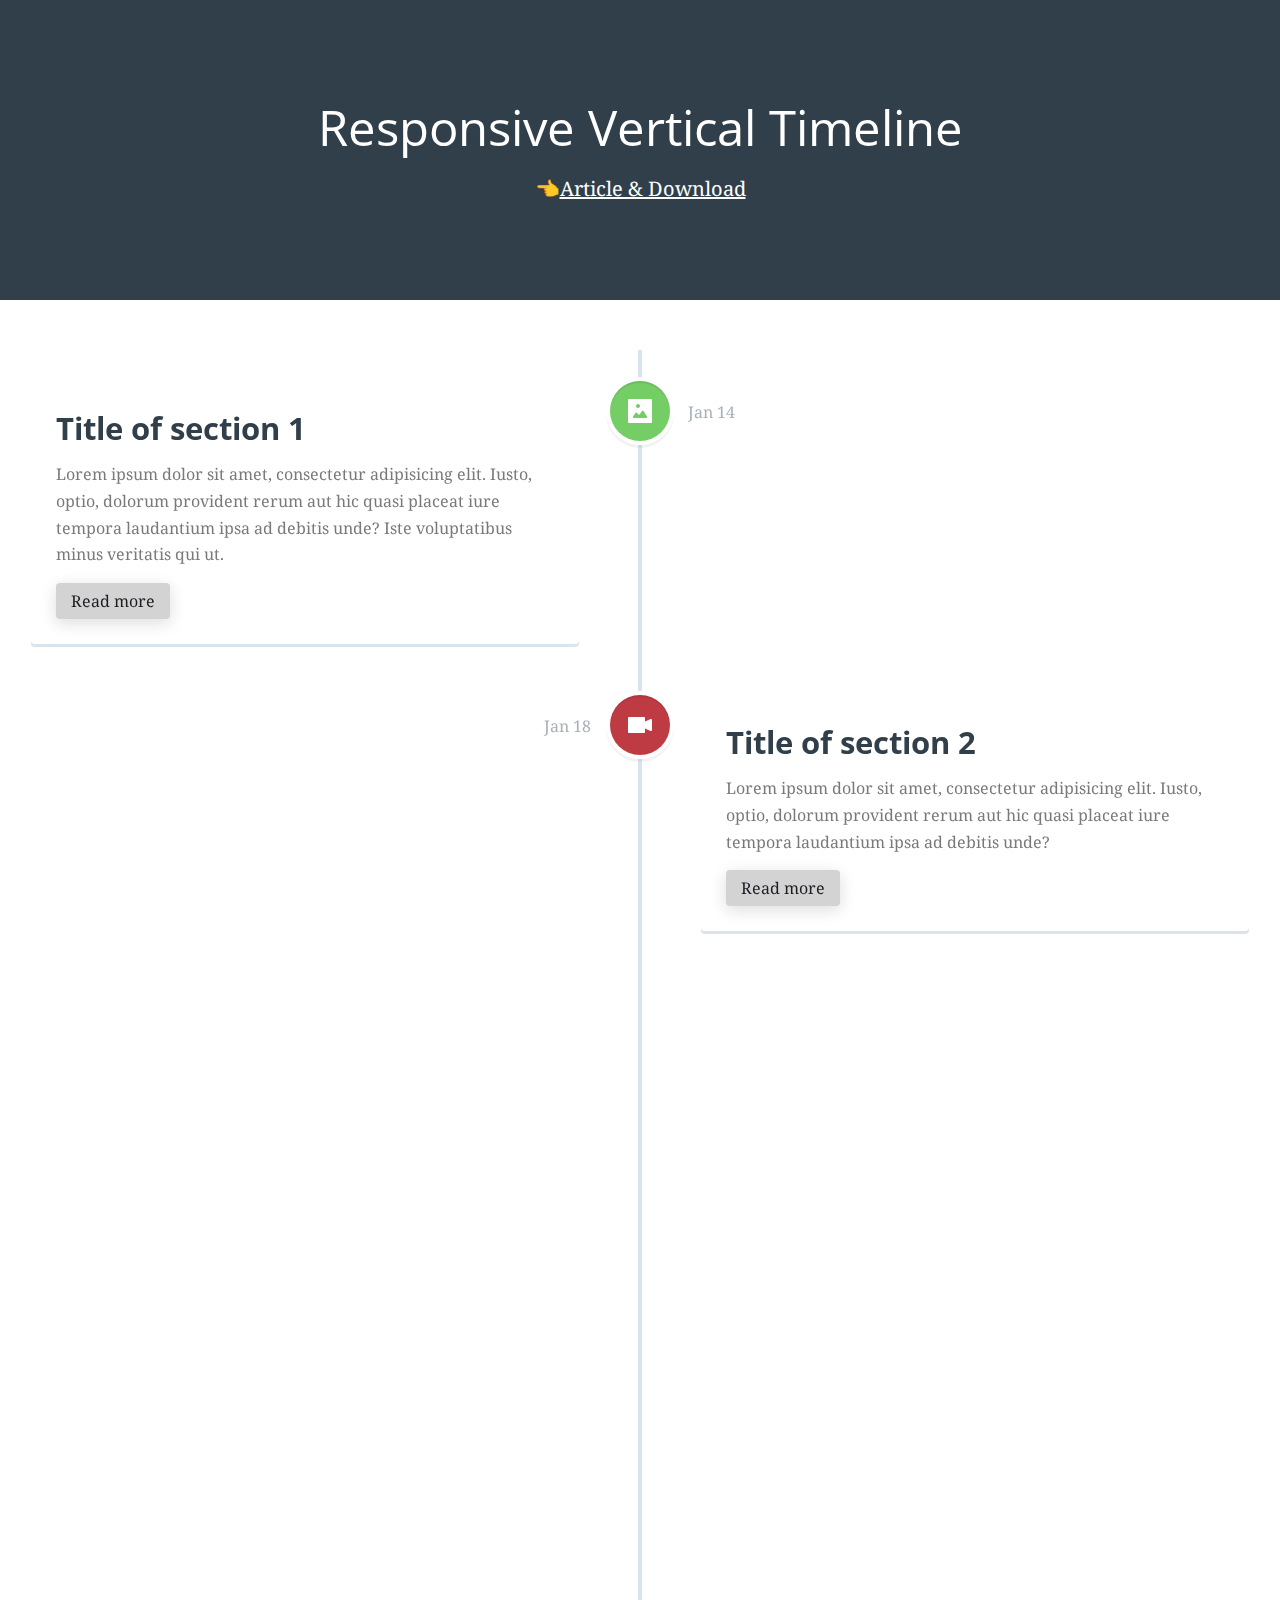
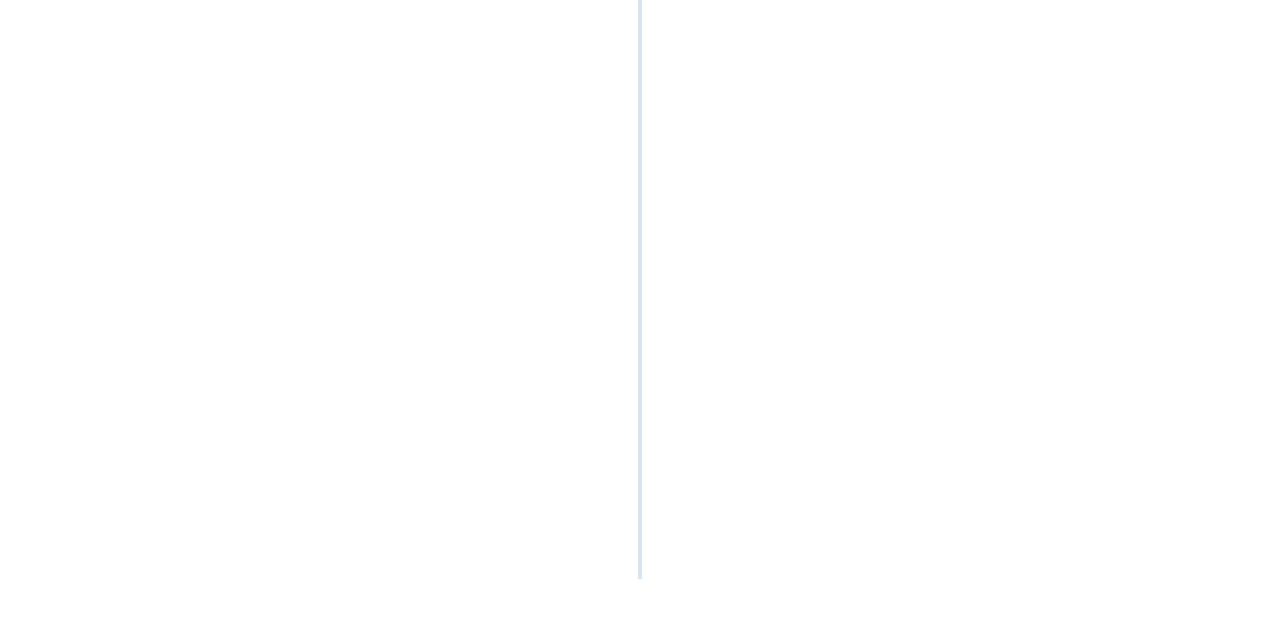
<file: docs/vendors/vertical-timeline/index.html>
<!doctype html>
<html lang="en">
<head>
  <meta charset="UTF-8">
  <meta name="viewport" content="width=device-width, initial-scale=1">
  <script>document.getElementsByTagName("html")[0].className += " js";</script>
  <link rel="stylesheet" href="assets/css/style.css">
  <title>Responsive Vertical Timeline | CodyHouse</title>
</head>
<body>
	<header class="cd-main-header text-center flex flex-column flex-center">
    <h1>Responsive Vertical Timeline</h1>
    <p class="margin-top-sm">👈<a class="color-inherit" href="https://codyhouse.co/gem/vertical-timeline/">Article &amp; Download</a></p>
  </header>

  <section class="cd-timeline js-cd-timeline">
    <div class="container max-width-lg cd-timeline__container">
      <div class="cd-timeline__block">
        <div class="cd-timeline__img cd-timeline__img--picture">
          <img src="assets/img/cd-icon-picture.svg" alt="Picture">
        </div> <!-- cd-timeline__img -->

        <div class="cd-timeline__content text-component">
          <h2>Title of section 1</h2>
          <p class="color-contrast-medium">Lorem ipsum dolor sit amet, consectetur adipisicing elit. Iusto, optio, dolorum provident rerum aut hic quasi placeat iure tempora laudantium ipsa ad debitis unde? Iste voluptatibus minus veritatis qui ut.</p>

          <div class="flex justify-between items-center">
            <span class="cd-timeline__date">Jan 14</span>
            <a href="#0" class="btn btn--subtle">Read more</a>
          </div>
        </div> <!-- cd-timeline__content -->
      </div> <!-- cd-timeline__block -->

      <div class="cd-timeline__block">
        <div class="cd-timeline__img cd-timeline__img--movie">
          <img src="assets/img/cd-icon-movie.svg" alt="Movie">
        </div> <!-- cd-timeline__img -->

        <div class="cd-timeline__content text-component">
          <h2>Title of section 2</h2>
          <p class="color-contrast-medium">Lorem ipsum dolor sit amet, consectetur adipisicing elit. Iusto, optio, dolorum provident rerum aut hic quasi placeat iure tempora laudantium ipsa ad debitis unde?</p>
          
          <div class="flex justify-between items-center">
            <span class="cd-timeline__date">Jan 18</span>
            <a href="#0" class="btn btn--subtle">Read more</a>
          </div>
        </div> <!-- cd-timeline__content -->
      </div> <!-- cd-timeline__block -->

      <div class="cd-timeline__block">
        <div class="cd-timeline__img cd-timeline__img--picture">
          <img src="assets/img/cd-icon-picture.svg" alt="Picture">
        </div> <!-- cd-timeline__img -->

        <div class="cd-timeline__content text-component">
          <h2>Title of section 3</h2>
          <p class="color-contrast-medium">Lorem ipsum dolor sit amet, consectetur adipisicing elit. Excepturi, obcaecati, quisquam id molestias eaque asperiores voluptatibus cupiditate error assumenda delectus odit similique earum voluptatem doloremque dolorem ipsam quae rerum quis. Odit, itaque, deserunt corporis vero ipsum nisi eius odio natus ullam provident pariatur temporibus quia eos repellat consequuntur perferendis enim amet quae quasi repudiandae sed quod veniam dolore possimus rem voluptatum eveniet eligendi quis fugiat aliquam sunt similique aut adipisci.</p>

          <div class="flex justify-between items-center">
            <span class="cd-timeline__date">Jan 24</span>
            <a href="#0" class="btn btn--subtle">Read more</a>
          </div>
        </div> <!-- cd-timeline__content -->
      </div> <!-- cd-timeline__block -->

      <div class="cd-timeline__block">
        <div class="cd-timeline__img cd-timeline__img--location">
          <img src="assets/img/cd-icon-location.svg" alt="Location">
        </div> <!-- cd-timeline__img -->

        <div class="cd-timeline__content text-component">
          <h2>Title of section 4</h2>
          <p class="color-contrast-medium">Lorem ipsum dolor sit amet, consectetur adipisicing elit. Iusto, optio, dolorum provident rerum aut hic quasi placeat iure tempora laudantium ipsa ad debitis unde? Iste voluptatibus minus veritatis qui ut.</p>

          <div class="flex justify-between items-center">
            <span class="cd-timeline__date">Feb 14</span>
            <a href="#0" class="btn btn--subtle">Read more</a>
          </div>
        </div> <!-- cd-timeline__content -->
      </div> <!-- cd-timeline__block -->

      <div class="cd-timeline__block">
        <div class="cd-timeline__img cd-timeline__img--location">
          <img src="assets/img/cd-icon-location.svg" alt="Location">
        </div> <!-- cd-timeline__img -->

        <div class="cd-timeline__content text-component">
          <h2>Title of section 5</h2>
          <p class="color-contrast-medium">Lorem ipsum dolor sit amet, consectetur adipisicing elit. Iusto, optio, dolorum provident rerum.</p>

          <div class="flex justify-between items-center">
            <span class="cd-timeline__date">Feb 18</span>
            <a href="#0" class="btn btn--subtle">Read more</a>
          </div>
        </div> <!-- cd-timeline__content -->
      </div> <!-- cd-timeline__block -->

      <div class="cd-timeline__block">
        <div class="cd-timeline__img cd-timeline__img--movie">
          <img src="assets/img/cd-icon-movie.svg" alt="Movie">
        </div> <!-- cd-timeline__img -->

        <div class="cd-timeline__content text-component">
          <h2>Final Section</h2>
          <p class="color-contrast-medium">This is the content of the last section</p>

          <div class="flex justify-between items-center">
            <span class="cd-timeline__date">Feb 26</span>
          </div>
        </div> <!-- cd-timeline__content -->
      </div> <!-- cd-timeline__block -->
    </div>
  </section> <!-- cd-timeline -->
  <script src="assets/js/main.js"></script>
</body>
</html>
</file>
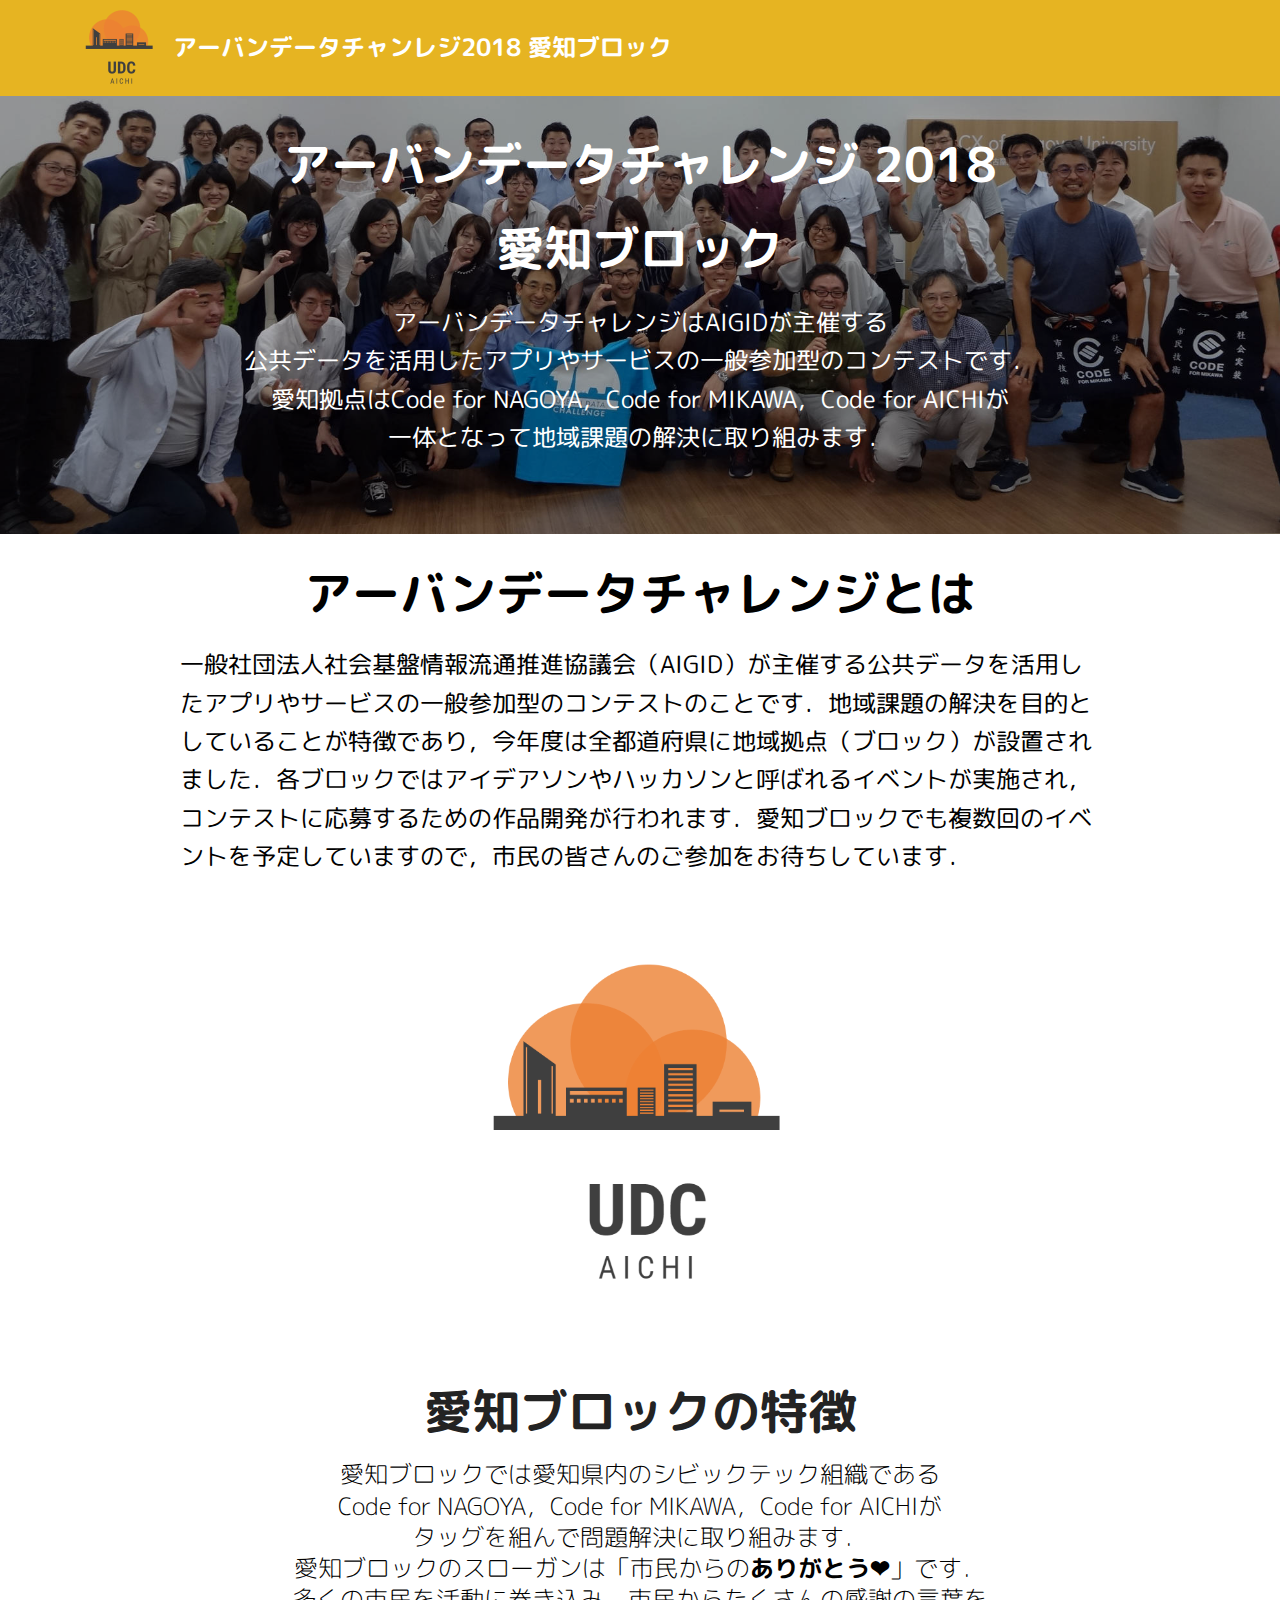
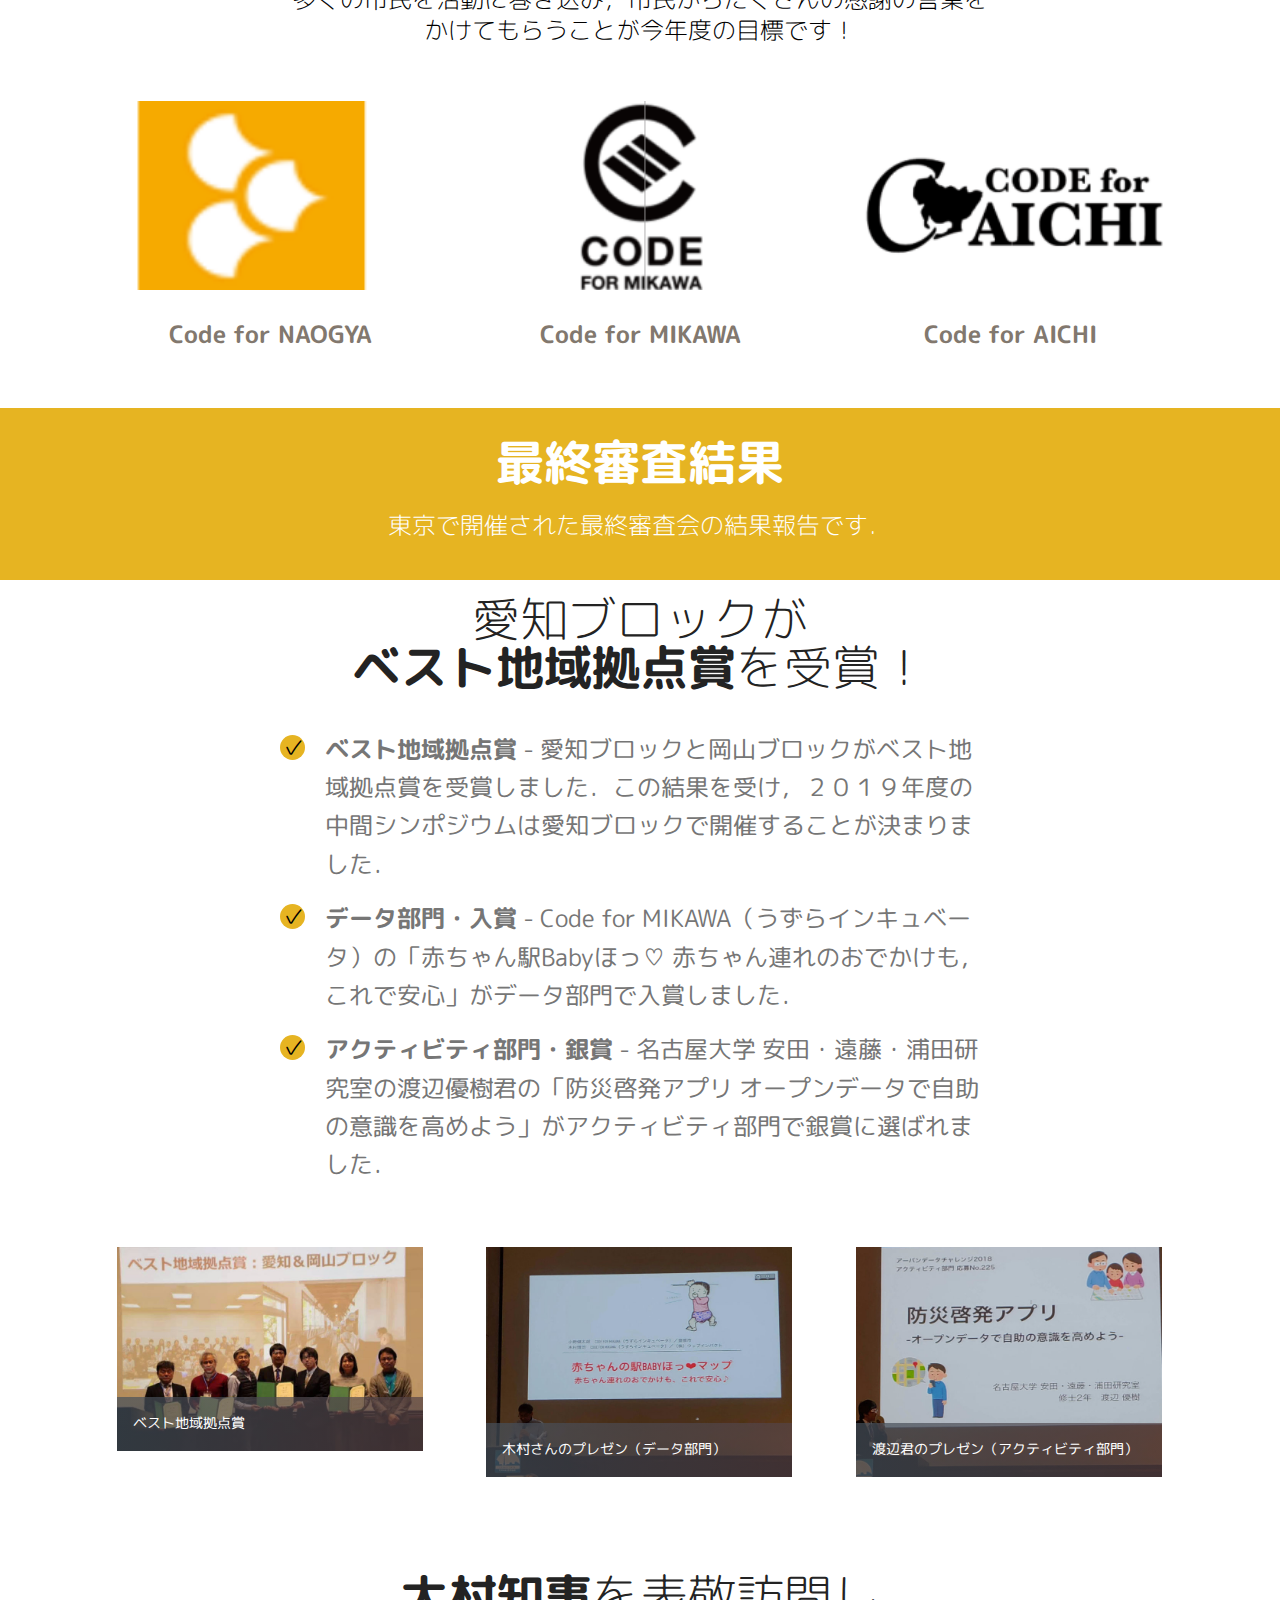
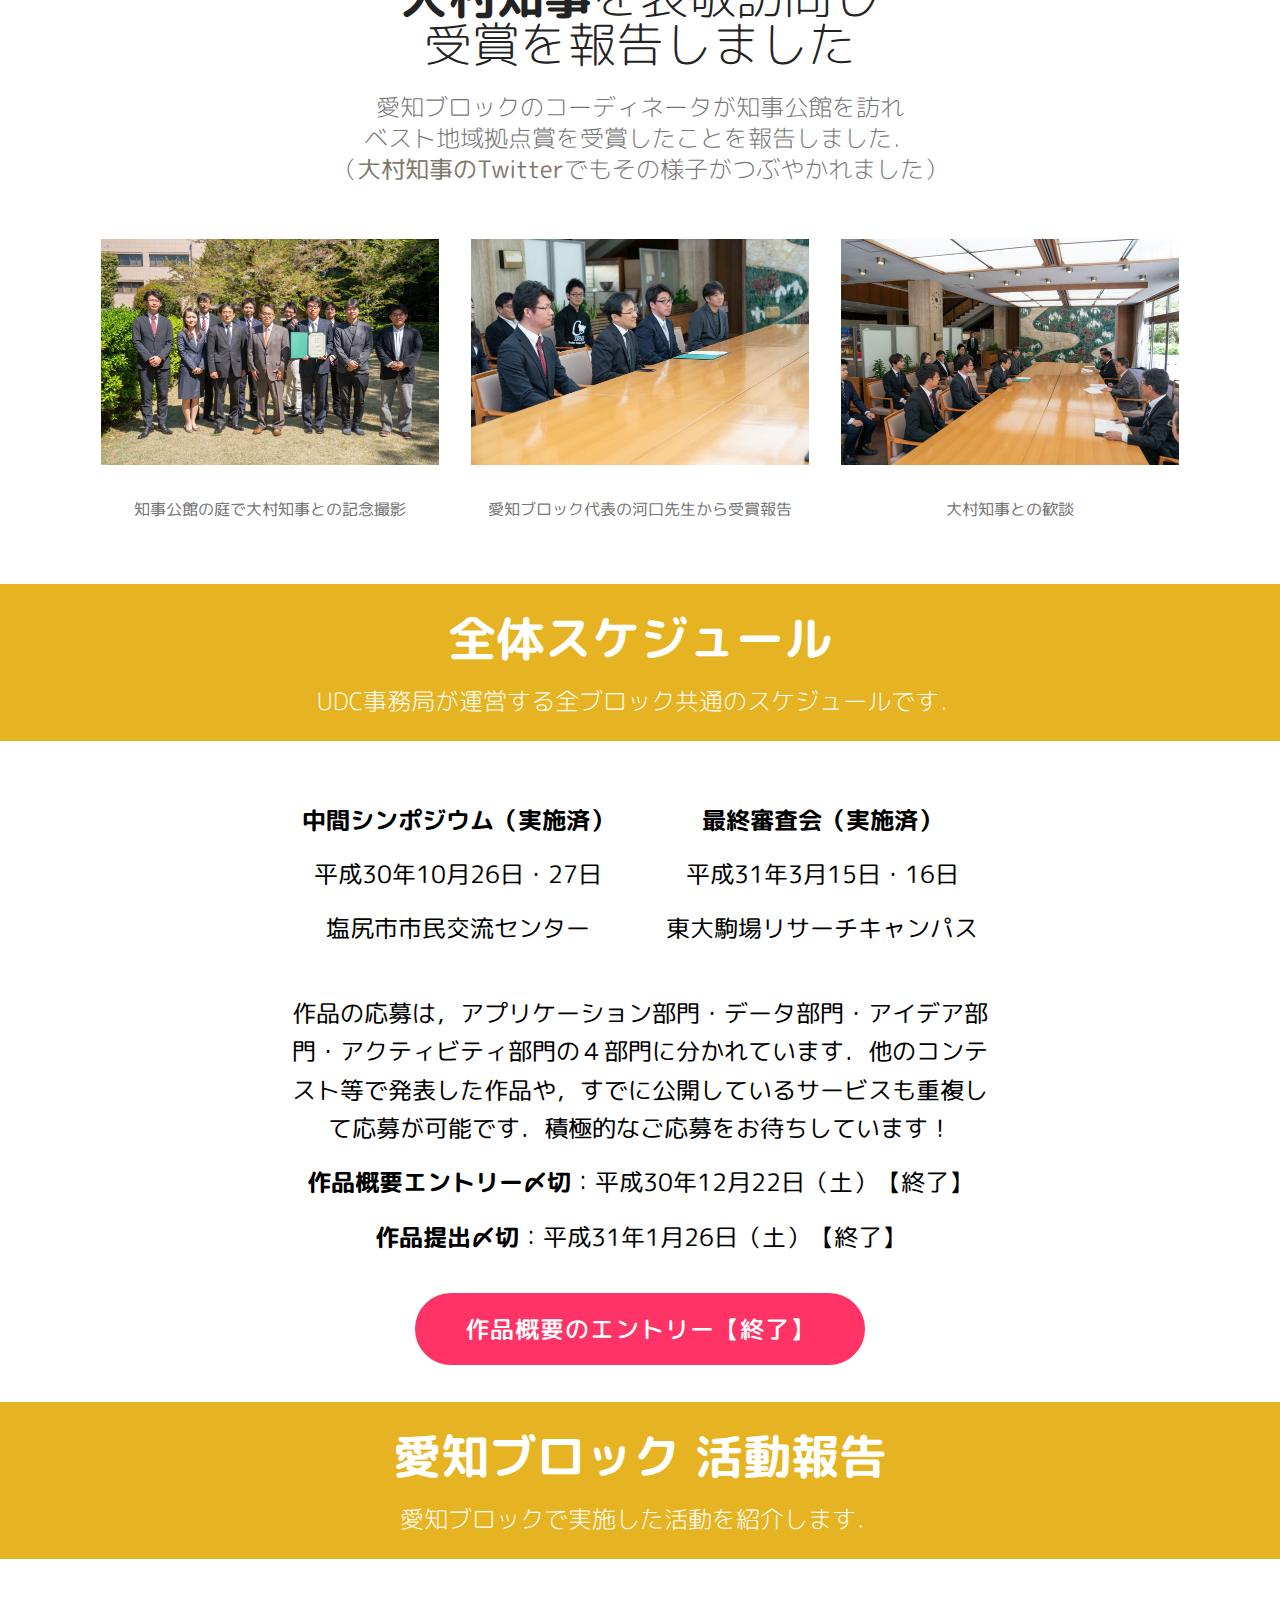
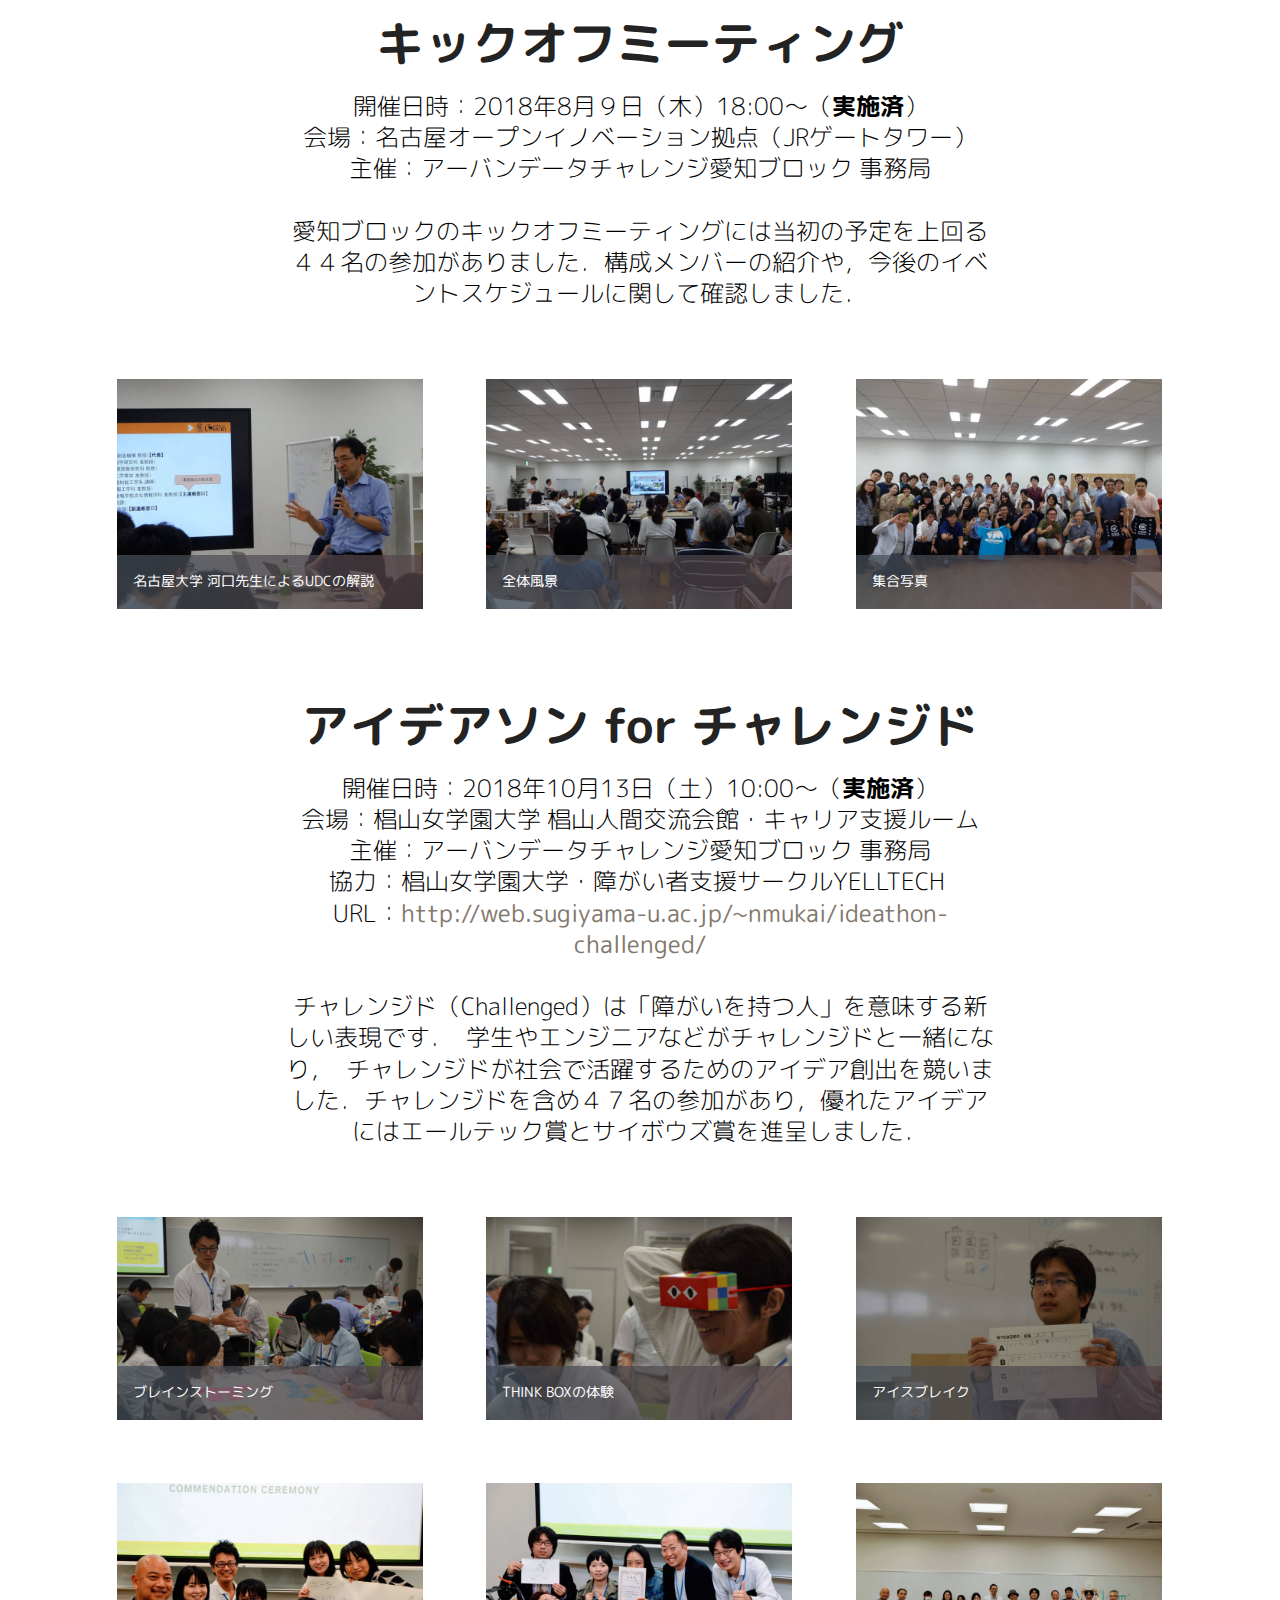
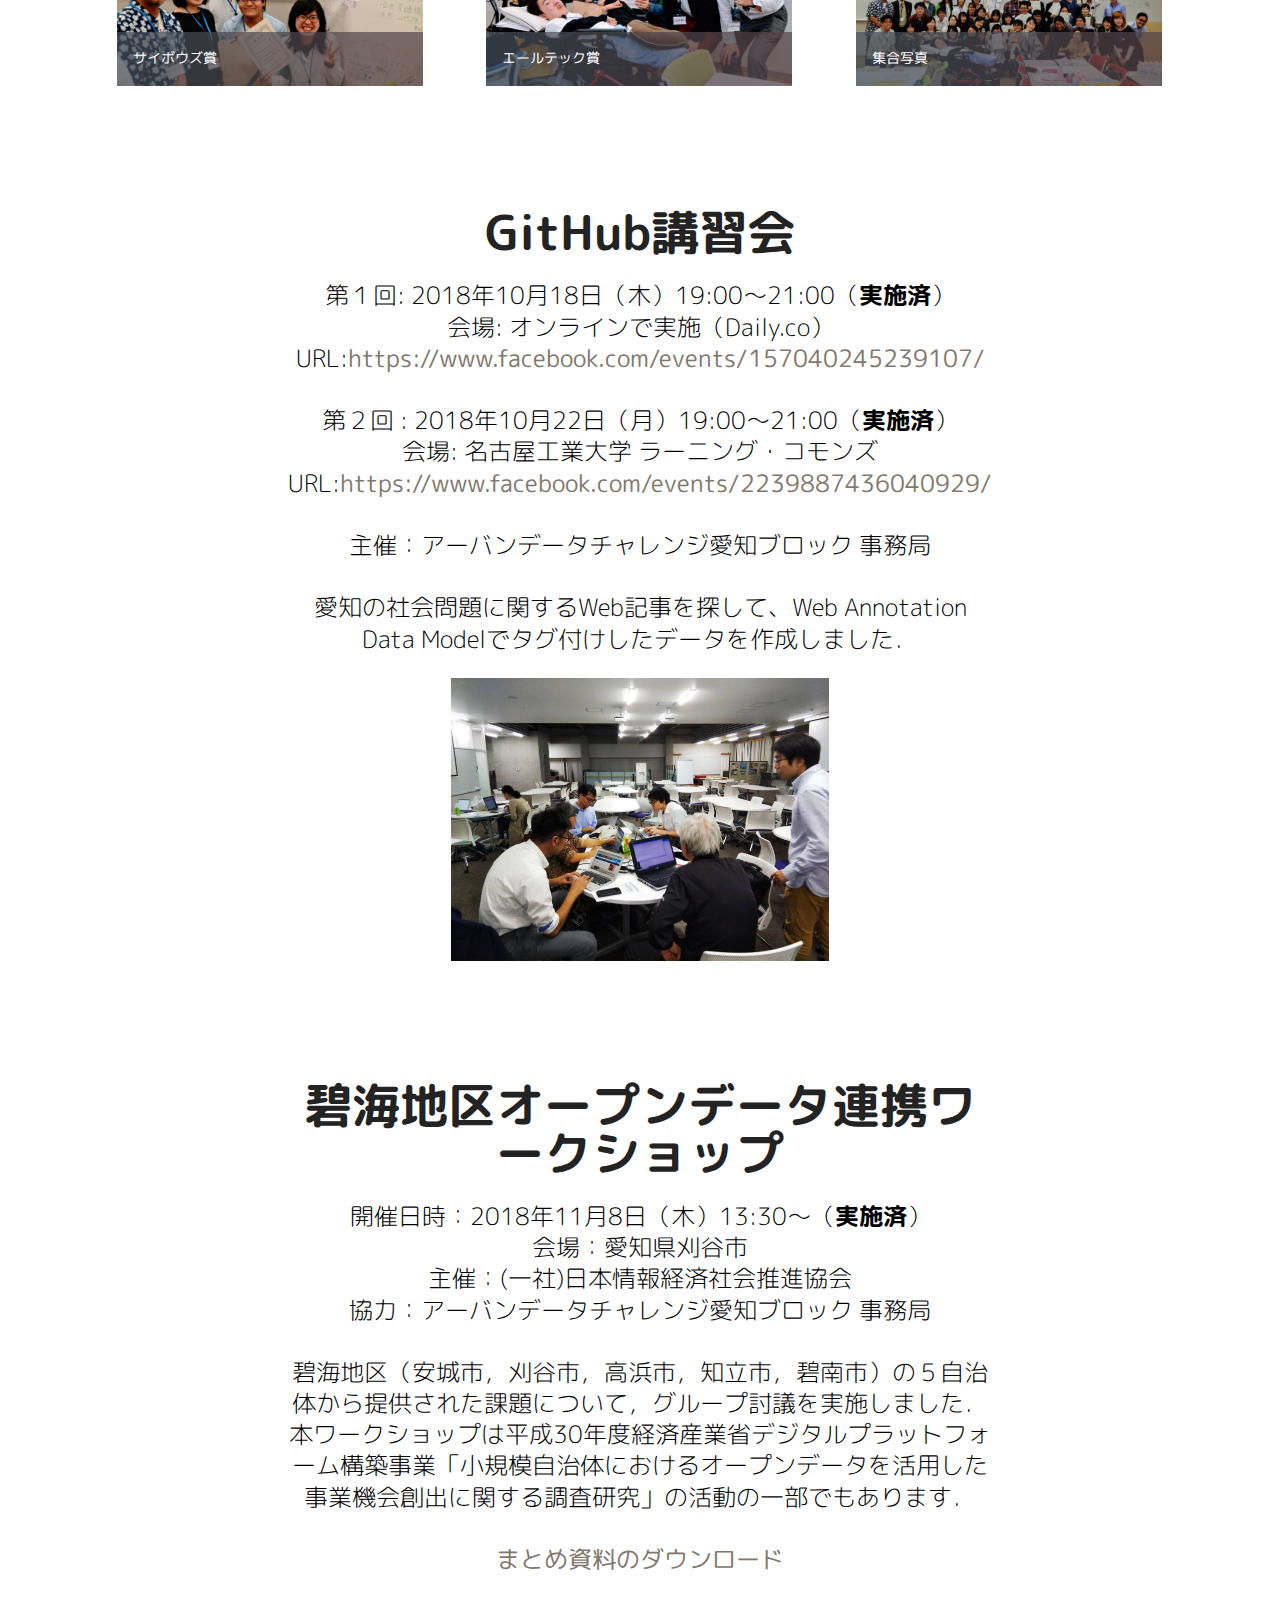
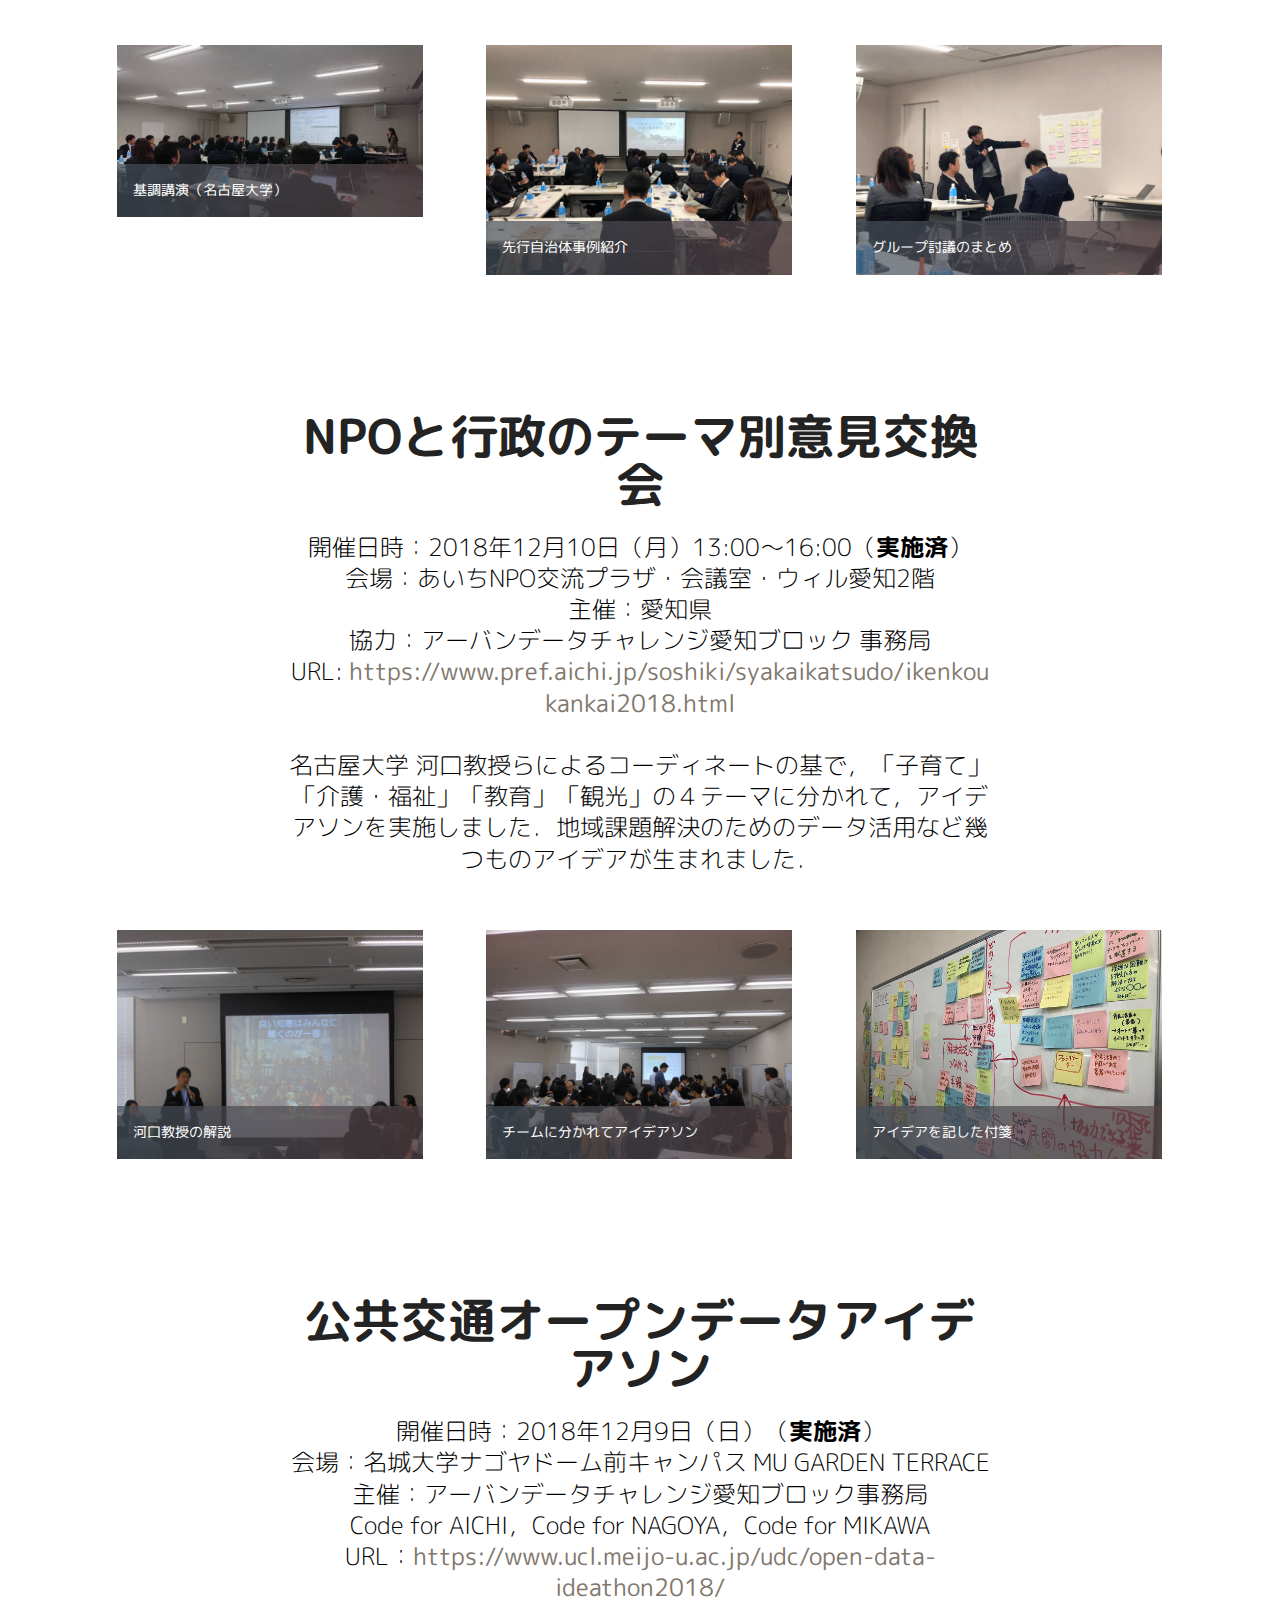
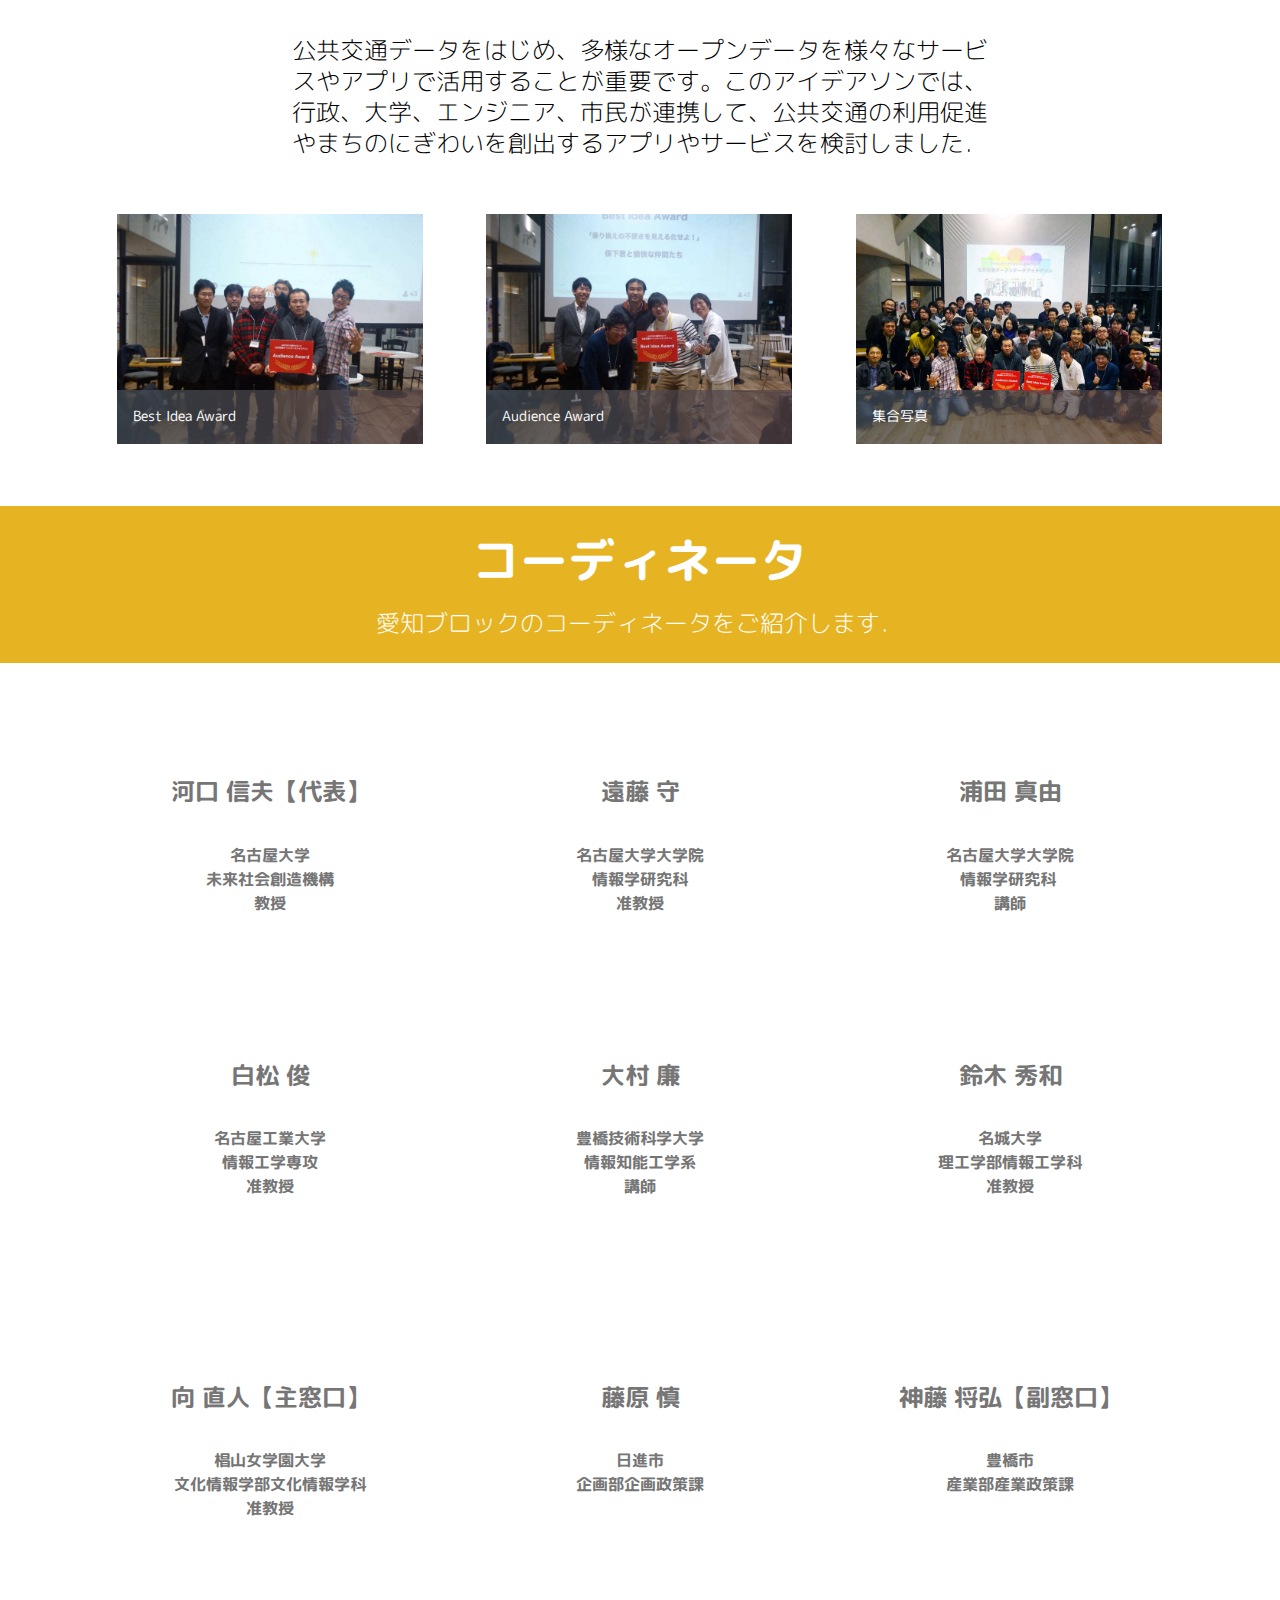
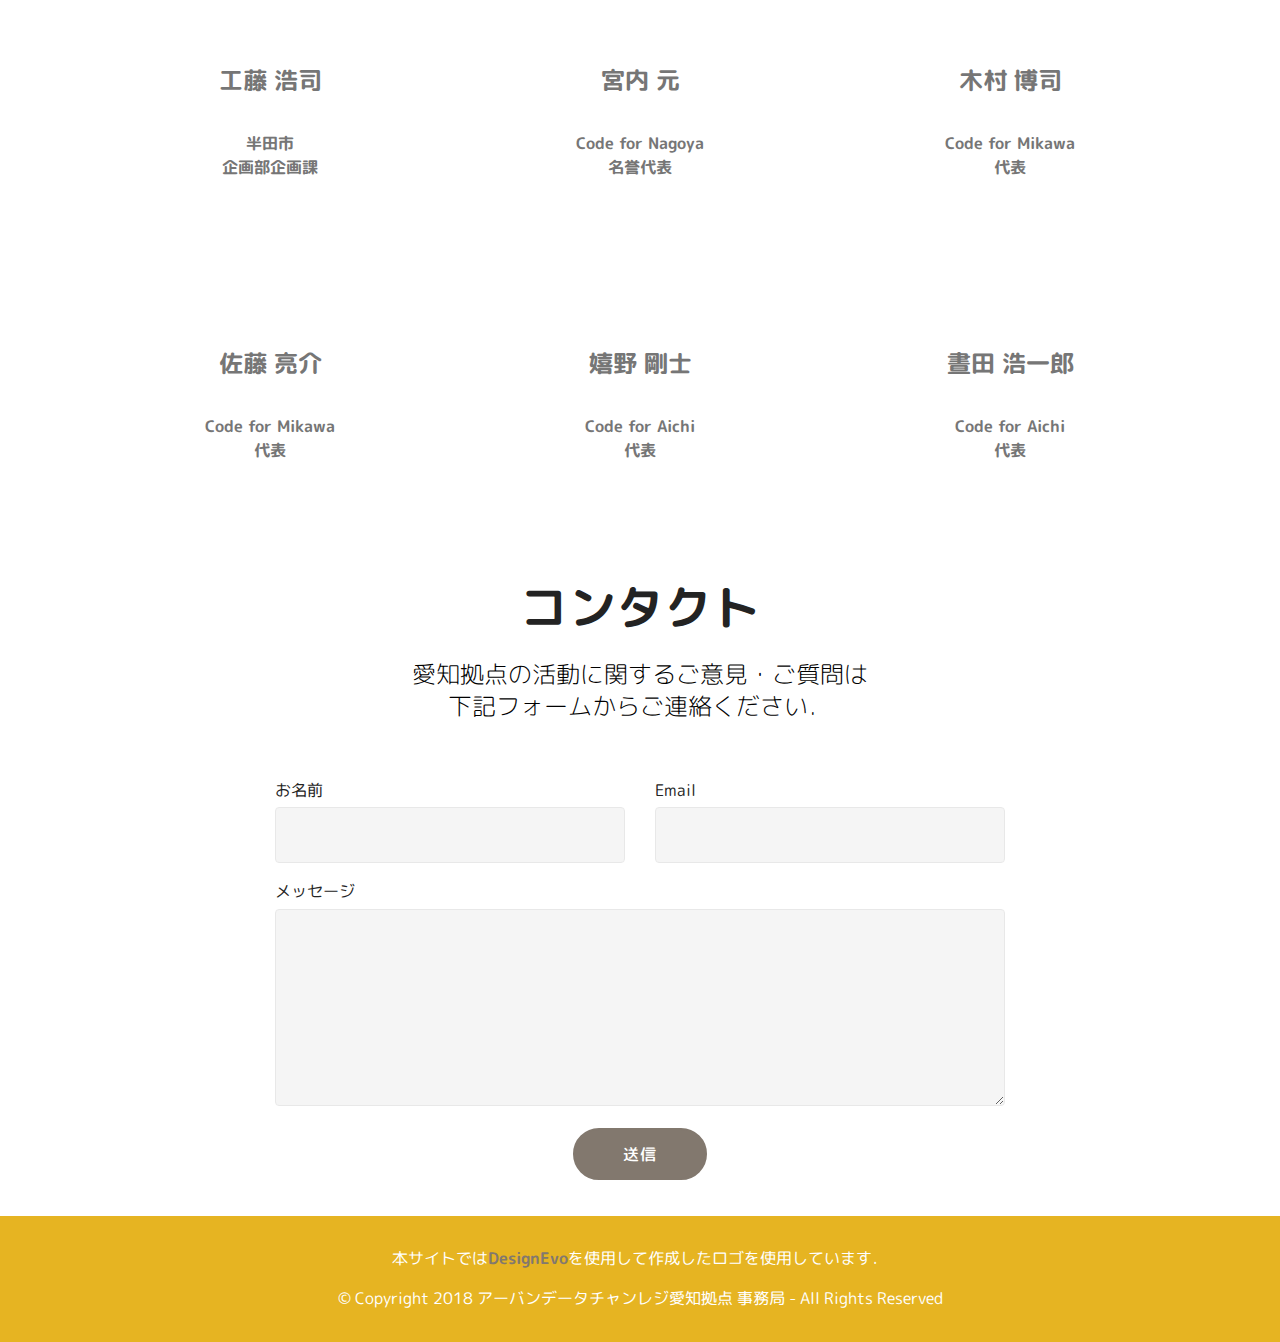
<file: docs/udc/2018/site/index.html>
<!DOCTYPE html>
<html  >
<head>
  <!-- Site made with Mobirise Website Builder v4.9.6, https://mobirise.com -->
  <meta charset="UTF-8">
  <meta http-equiv="X-UA-Compatible" content="IE=edge">
  <meta name="generator" content="Mobirise v4.9.6, mobirise.com">
  <meta name="viewport" content="width=device-width, initial-scale=1, minimum-scale=1">
  <link rel="shortcut icon" href="assets/images/logo-transparent-128x128-5.png" type="image/x-icon">
  <meta name="description" content="アーバンデータチャレンジはAIGIDが主催する公共データを活用したアプリやサービスの一般参加型のコンテストです．愛知拠点はCode for Nagoya，Code for Mikawa，Code for Aichiが
一体となって地域課題の解決に取り組みます．">
  
  <title>UDC2018愛知拠点</title>
  <link rel="stylesheet" href="assets/web/assets/mobirise-icons/mobirise-icons.css">
  <link rel="stylesheet" href="assets/tether/tether.min.css">
  <link rel="stylesheet" href="assets/bootstrap/css/bootstrap.min.css">
  <link rel="stylesheet" href="assets/bootstrap/css/bootstrap-grid.min.css">
  <link rel="stylesheet" href="assets/bootstrap/css/bootstrap-reboot.min.css">
  <link rel="stylesheet" href="assets/dropdown/css/style.css">
  <link rel="stylesheet" href="assets/socicon/css/styles.css">
  <link rel="stylesheet" href="assets/theme/css/style.css">
  <link rel="stylesheet" href="assets/gallery/style.css">
  <link rel="stylesheet" href="assets/mobirise/css/mbr-additional.css" type="text/css">
  
  
  
</head>
<body>
  <section class="menu cid-r272PKCAEa" once="menu" id="menu1-0">

    

    <nav class="navbar navbar-expand beta-menu navbar-dropdown align-items-center navbar-fixed-top navbar-toggleable-sm">
        <button class="navbar-toggler navbar-toggler-right" type="button" data-toggle="collapse" data-target="#navbarSupportedContent" aria-controls="navbarSupportedContent" aria-expanded="false" aria-label="Toggle navigation">
            <div class="hamburger">
                <span></span>
                <span></span>
                <span></span>
                <span></span>
            </div>
        </button>
        <div class="menu-logo">
            <div class="navbar-brand">
                <span class="navbar-logo">
                    <a href="#top">
                         <img src="assets/images/logo-transparent-160x160.png" alt="Mobirise" title="" style="height: 5rem;">
                    </a>
                </span>
                <span class="navbar-caption-wrap"><a class="navbar-caption text-white display-5" href="#top">アーバンデータチャンレジ2018 愛知ブロック</a></span>
            </div>
        </div>
        <div class="collapse navbar-collapse" id="navbarSupportedContent">
            
            
        </div>
    </nav>
</section>

<section class="engine"><a href="https://mobirise.info/a">online website builder</a></section><section class="header1 cid-r2738nDVzI" id="header1-1">

    

    <div class="mbr-overlay" style="opacity: 0.3; background-color: rgb(0, 0, 0);">
    </div>

    <div class="container">
        <div class="row justify-content-md-center">
            <div class="mbr-white col-md-10">
                <h1 class="mbr-section-title align-center mbr-bold pb-3 mbr-fonts-style display-1">アーバンデータチャレンジ 2018</h1>
                <h3 class="mbr-section-subtitle align-center mbr-light pb-3 mbr-fonts-style display-1"><strong>愛知ブロック</strong></h3>
                <p class="mbr-text align-center pb-3 mbr-fonts-style display-5">アーバンデータチャレンジはAIGIDが主催する<br>公共データを活用したアプリやサービスの一般参加型のコンテストです．<br>愛知拠点はCode for NAGOYA，Code for MIKAWA，Code for AICHIが<br>一体となって地域課題の解決に取り組みます．</p>
                
            </div>
        </div>
    </div>

</section>

<section class="header4 cid-r2cCgkrzyx" id="header4-p">

    

    

    <div class="container">
        <div class="row justify-content-md-center">
            <div class="media-content col-md-10">
                <h1 class="mbr-section-title align-center mbr-white pb-3 mbr-bold mbr-fonts-style display-1">
                    アーバンデータチャレンジとは</h1>
                
                <div class="mbr-text align-center mbr-white pb-3">
                    <p class="mbr-text mbr-fonts-style display-5">
                        一般社団法人社会基盤情報流通推進協議会（AIGID）が主催する公共データを活用したアプリやサービスの一般参加型のコンテストのことです．地域課題の解決を目的としていることが特徴であり，今年度は全都道府県に地域拠点（ブロック）が設置されました．各ブロックではアイデアソンやハッカソンと呼ばれるイベントが実施され，コンテストに応募するための作品開発が行われます．愛知ブロックでも複数回のイベントを予定していますので，市民の皆さんのご参加をお待ちしています．</p>
                </div>
                
            </div>
            <div class="mbr-figure pt-5">
                <img src="assets/images/logo-transparent-500x500.png" alt="Mobirise" title="" style="width: 30%;">
            </div>
        </div>
    </div>
</section>

<section class="mbr-section content4 cid-r2cKl1xpcE" id="content4-u">

    

    <div class="container">
        <div class="media-container-row">
            <div class="title col-12 col-md-8">
                <h2 class="align-center pb-3 mbr-fonts-style display-1"><strong>愛知ブロックの特徴</strong></h2>
                <h3 class="mbr-section-subtitle align-center mbr-light mbr-fonts-style display-5">
                    愛知ブロックでは愛知県内のシビックテック組織である<br>Code for NAGOYA，Code for MIKAWA，Code for AICHIが<br>タッグを組んで問題解決に取り組みます．<br>愛知ブロックのスローガンは「市民からの<strong>ありがとう❤</strong>」です．<br>多くの市民を活動に巻き込み，市民からたくさんの感謝の言葉を<br>かけてもらうことが今年度の目標です！</h3>
                
            </div>
        </div>
    </div>
</section>

<section class="features2 cid-r2cIzEGxEf" id="features2-t">

    

    
    
    <div class="container">
        <div class="media-container-row">
            <div class="card p-3 col-12 col-md-6 col-lg-4">
                <div class="card-wrapper">
                    <div class="card-img">
                        <img src="assets/images/d6a41c03e3f12d8cbf495b8b1ceff479-6-676x172.png" alt="Mobirise" title="">
                    </div>
                    <div class="card-box">
                        <h4 class="card-title pb-3 mbr-fonts-style display-5"><a href="http://code4.nagoya/" target="_blank"><strong>Code for NAOGYA</strong></a></h4>
                        
                    </div>
                </div>
            </div>

            <div class="card p-3 col-12 col-md-6 col-lg-4">
                <div class="card-wrapper">
                    <div class="card-img">
                        <img src="assets/images/d6a41c03e3f12d8cbf495b8b1ceff479-5-676x172.png" alt="Mobirise" title="">
                    </div>
                    <div class="card-box ">
                        <h4 class="card-title pb-3 mbr-fonts-style display-5">
                            <a href="https://uzura.org/" target="_blank"><strong>Code for MIKAWA</strong></a></h4>
                        
                    </div>
                </div>
            </div>

            <div class="card p-3 col-12 col-md-6 col-lg-4">
                <div class="card-wrapper">
                    <div class="card-img">
                        <img src="assets/images/d6a41c03e3f12d8cbf495b8b1ceff479-3-676x172.png" alt="Mobirise" title="">
                    </div>
                    <div class="card-box">
                        <h4 class="card-title pb-3 mbr-fonts-style display-5">
                            <a href="https://www.code4aichi.org/" target="_blank"><strong>Code for AICHI</strong></a></h4>
                        
                    </div>
                </div>
            </div>

            
        </div>
    </div>
</section>

<section class="mbr-section content4 cid-rl2Lte2Pj8" id="content4-1m">

    

    <div class="container">
        <div class="media-container-row">
            <div class="title col-12 col-md-8">
                <h2 class="align-center pb-3 mbr-fonts-style display-2"><strong>
                    最終審査結果</strong></h2>
                <h3 class="mbr-section-subtitle align-center mbr-light mbr-fonts-style display-5">
                    東京で開催された最終審査会の結果報告です．</h3>
                
            </div>
        </div>
    </div>
</section>

<section class="mbr-section content4 cid-rl2NwBXXWm" id="content4-1p">

    

    <div class="container">
        <div class="media-container-row">
            <div class="title col-12 col-md-8">
                <h2 class="align-center pb-3 mbr-fonts-style display-2">愛知ブロックが<br><strong>ベスト地域拠点賞</strong>を受賞！</h2>
                
                
            </div>
        </div>
    </div>
</section>

<section class="mbr-section article content12 cid-rl2NDBhCKi" id="content12-1r">
     

    <div class="container">
        <div class="media-container-row">
            <div class="mbr-text counter-container col-12 col-md-8 mbr-fonts-style display-5">
                <ul>
                    <li><strong>ベスト地域拠点賞</strong>&nbsp;- 愛知ブロックと岡山ブロックがベスト地域拠点賞を受賞しました．この結果を受け，２０１９年度の中間シンポジウムは愛知ブロックで開催することが決まりました．</li>
                    <li><strong>データ部門・入賞</strong>&nbsp;- Code for MIKAWA（うずらインキュベータ）の「赤ちゃん駅Babyほっ♡ 赤ちゃん連れのおでかけも，これで安心」がデータ部門で入賞しました．</li>
                    <li><strong>アクティビティ部門・銀賞</strong> - 名古屋大学 安田・遠藤・浦田研究室の渡辺優樹君の「防災啓発アプリ オープンデータで自助の意識を高めよう」がアクティビティ部門で銀賞に選ばれました．</li>
                </ul>
            </div>
        </div>
    </div>
</section>

<section class="mbr-gallery mbr-slider-carousel cid-rl2LKp4TTb" id="gallery1-1n">

    

    <div class="container">
        <div><!-- Filter --><!-- Gallery --><div class="mbr-gallery-row"><div class="mbr-gallery-layout-default"><div><div><div class="mbr-gallery-item mbr-gallery-item--p4" data-video-url="false" data-tags="Awesome"><div href="#lb-gallery1-1n" data-slide-to="0" data-toggle="modal"><img src="assets/images/54731110-822800648096921-183090775041507328-o-2-1080x720-800x534.jpg" alt="" title=""><span class="icon-focus"></span><span class="mbr-gallery-title mbr-fonts-style display-7">ベスト地域拠点賞</span></div></div><div class="mbr-gallery-item mbr-gallery-item--p4" data-video-url="false" data-tags="Responsive"><div href="#lb-gallery1-1n" data-slide-to="1" data-toggle="modal"><img src="assets/images/p-20190316-140615-2000x1500-800x601.jpg" alt="" title=""><span class="icon-focus"></span><span class="mbr-gallery-title mbr-fonts-style display-7">木村さんのプレゼン（データ部門）</span></div></div><div class="mbr-gallery-item mbr-gallery-item--p4" data-video-url="false" data-tags="Animated"><div href="#lb-gallery1-1n" data-slide-to="2" data-toggle="modal"><img src="assets/images/p-20190316-151436-2000x1500-800x601.jpg" alt="" title=""><span class="icon-focus"></span><span class="mbr-gallery-title mbr-fonts-style display-7">渡辺君のプレゼン（アクティビティ部門）</span></div></div></div></div><div class="clearfix"></div></div></div><!-- Lightbox --><div data-app-prevent-settings="" class="mbr-slider modal fade carousel slide" tabindex="-1" data-keyboard="true" data-interval="false" id="lb-gallery1-1n"><div class="modal-dialog"><div class="modal-content"><div class="modal-body"><div class="carousel-inner"><div class="carousel-item active"><img src="assets/images/54731110-822800648096921-183090775041507328-o-2-1080x720.jpg" alt="" title=""></div><div class="carousel-item"><img src="assets/images/p-20190316-140615-2000x1500.jpg" alt="" title=""></div><div class="carousel-item"><img src="assets/images/p-20190316-151436-2000x1500.jpg" alt="" title=""></div></div><a class="carousel-control carousel-control-prev" role="button" data-slide="prev" href="#lb-gallery1-1n"><span class="mbri-left mbr-iconfont" aria-hidden="true"></span><span class="sr-only">Previous</span></a><a class="carousel-control carousel-control-next" role="button" data-slide="next" href="#lb-gallery1-1n"><span class="mbri-right mbr-iconfont" aria-hidden="true"></span><span class="sr-only">Next</span></a><a class="close" href="#" role="button" data-dismiss="modal"><span class="sr-only">Close</span></a></div></div></div></div></div>
    </div>

</section>

<section class="mbr-section content4 cid-rnRbnxW8KK" id="content4-1v">

    

    <div class="container">
        <div class="media-container-row">
            <div class="title col-12 col-md-8">
                <h2 class="align-center pb-3 mbr-fonts-style display-2"><br><strong>大村知事</strong>を表敬訪問し<br>受賞を報告しました</h2>
                <h3 class="mbr-section-subtitle align-center mbr-light mbr-fonts-style display-5">
                    愛知ブロックのコーディネータが知事公館を訪れ<br>ベスト地域拠点賞を受賞したことを報告しました．<br>（<a href="https://twitter.com/ohmura_hideaki/status/1117984938509266944" target="_blank">大村知事のTwitter</a>でもその様子がつぶやかれました）</h3>
                
            </div>
        </div>
    </div>
</section>

<section class="features2 cid-rnRbkA2CTA" id="features2-1u">

    

    
    
    <div class="container">
        <div class="media-container-row">
            <div class="card p-3 col-12 col-md-6 col-lg-4">
                <div class="card-wrapper">
                    <div class="card-img">
                        <img src="assets/images/dsc05686-676x451.jpg" alt="Mobirise" title="">
                    </div>
                    <div class="card-box">
                        
                        <p class="mbr-text mbr-fonts-style display-7">知事公館の庭で大村知事との記念撮影</p>
                    </div>
                </div>
            </div>

            <div class="card p-3 col-12 col-md-6 col-lg-4">
                <div class="card-wrapper">
                    <div class="card-img">
                        <img src="assets/images/dsc05679-676x451.jpg" alt="Mobirise" title="">
                    </div>
                    <div class="card-box ">
                        
                        <p class="mbr-text mbr-fonts-style display-7">愛知ブロック代表の河口先生から受賞報告</p>
                    </div>
                </div>
            </div>

            <div class="card p-3 col-12 col-md-6 col-lg-4">
                <div class="card-wrapper">
                    <div class="card-img">
                        <img src="assets/images/dsc05670-676x451.jpg" alt="Mobirise" title="">
                    </div>
                    <div class="card-box">
                        
                        <p class="mbr-text mbr-fonts-style display-7">大村知事との歓談</p>
                    </div>
                </div>
            </div>

            
        </div>
    </div>
</section>

<section class="mbr-section content4 cid-r3Y1UfFSce" id="content4-17">

    

    <div class="container">
        <div class="media-container-row">
            <div class="title col-12 col-md-8">
                <h2 class="align-center pb-3 mbr-fonts-style display-2"><strong>
                    全体スケジュール</strong></h2>
                <h3 class="mbr-section-subtitle align-center mbr-light mbr-fonts-style display-5">UDC事務局が運営する全ブロック共通のスケジュールです．</h3>
                
            </div>
        </div>
    </div>
</section>

<section class="mbr-section article content3 cid-r3Y7AJjwoD" id="content3-1d">
      
     

    <div class="container">
        <div class="media-container-row">
            <div class="row col-12 col-md-8">
                <div class="col-12 col-md-6 pr-lg-4 mbr-text mbr-fonts-style display-5"><p><strong>
                     中間シンポジウム（実施済）</strong></p><p><span style="font-size: 1.5rem;">平成30年</span><span style="font-size: 1.5rem;">10月26日・</span><span style="font-size: 1.5rem;">27日</span></p><p>塩尻市市民交流センター</p></div>
                <div class="col-12 col-md-6 pl-lg-4 mbr-text mbr-fonts-style display-5"><p><strong>
                     最終審査会（実施済）</strong></p><p>平成31年3月15日・16日</p><p>東大駒場リサーチキャンパス</p></div>
            </div>
        </div>
    </div>
</section>

<section class="mbr-section article content1 cid-r3Y3ObeJi3" id="content1-19">
    
     

    <div class="container">
        <div class="media-container-row">
            <div class="mbr-text col-12 col-md-8 mbr-fonts-style display-5"><p>作品の応募は，アプリケーション部門・データ部門・アイデア部門・アクティビティ部門の４部門に分かれています．<span style="font-size: 1.5rem;">他のコンテスト等で発表した作品や，すでに公開しているサービスも重複して応募が可能です．積極的なご応募をお待ちしています！</span></p><p><strong>作品概要エントリー〆切</strong>：平成30年12月22日（土）【終了】</p><p><strong>作品提出〆切</strong>：平成31年1月26日（土）【終了】</p></div>
        </div>
    </div>
</section>

<section class="mbr-section content8 cid-r3Y6dan7C6" id="content8-1b">

    

    <div class="container">
        <div class="media-container-row title">
            <div class="col-12 col-md-8">
                <div class="mbr-section-btn align-center"><a class="btn btn-secondary display-5" href="#top" target="_blank">作品概要のエントリー【終了】<br></a></div>
            </div>
        </div>
    </div>
</section>

<section class="mbr-section content5 cid-r2cLZNZG5G" id="content5-v">

    

    

    <div class="container">
        <div class="media-container-row">
            <div class="title col-12 col-md-8">
                <h2 class="align-center mbr-bold mbr-white pb-3 mbr-fonts-style display-1">愛知ブロック 活動報告</h2>
                <h3 class="mbr-section-subtitle align-center mbr-light mbr-white pb-3 mbr-fonts-style display-5">
                    愛知ブロックで実施した活動を紹介します．</h3>
                
                
            </div>
        </div>
    </div>
</section>

<section class="mbr-section content4 cid-r2cMp8UvSY" id="content4-x">

    

    <div class="container">
        <div class="media-container-row">
            <div class="title col-12 col-md-8">
                <h2 class="align-center pb-3 mbr-fonts-style display-2"><strong>キックオフミーティング</strong></h2>
                <h3 class="mbr-section-subtitle align-center mbr-light mbr-fonts-style display-5">開催日時：2018年8月９日（木）18:00～（<strong>実施済</strong>）<br>会場：名古屋オープンイノベーション拠点（JRゲートタワー）<br>主催：アーバンデータチャレンジ愛知ブロック 事務局<br><br>愛知ブロックのキックオフミーティングには当初の予定を上回る４４名の参加がありました．構成メンバーの紹介や，今後のイベントスケジュールに関して確認しました．</h3>
                
            </div>
        </div>
    </div>
</section>

<section class="mbr-gallery mbr-slider-carousel cid-r2cMmMIgMv" id="gallery1-w">

    

    <div class="container">
        <div><!-- Filter --><!-- Gallery --><div class="mbr-gallery-row"><div class="mbr-gallery-layout-default"><div><div><div class="mbr-gallery-item mbr-gallery-item--p4" data-video-url="false" data-tags="Awesome"><div href="#lb-gallery1-w" data-slide-to="0" data-toggle="modal"><img src="assets/images/large030-1280x960-800x600.jpg" alt="" title=""><span class="icon-focus"></span><span class="mbr-gallery-title mbr-fonts-style display-7">名古屋大学 河口先生によるUDCの解説</span></div></div><div class="mbr-gallery-item mbr-gallery-item--p4" data-video-url="false" data-tags="Responsive"><div href="#lb-gallery1-w" data-slide-to="1" data-toggle="modal"><img src="assets/images/large002-1280x960-800x600.jpg" alt="" title=""><span class="icon-focus"></span><span class="mbr-gallery-title mbr-fonts-style display-7">全体風景</span></div></div><div class="mbr-gallery-item mbr-gallery-item--p4" data-video-url="false" data-tags="Creative"><div href="#lb-gallery1-w" data-slide-to="2" data-toggle="modal"><img src="assets/images/dsc00768-1-2000x1500-800x600.jpg" alt="" title=""><span class="icon-focus"></span><span class="mbr-gallery-title mbr-fonts-style display-7">集合写真</span></div></div></div></div><div class="clearfix"></div></div></div><!-- Lightbox --><div data-app-prevent-settings="" class="mbr-slider modal fade carousel slide" tabindex="-1" data-keyboard="true" data-interval="false" id="lb-gallery1-w"><div class="modal-dialog"><div class="modal-content"><div class="modal-body"><div class="carousel-inner"><div class="carousel-item"><img src="assets/images/large030-1280x960.jpg" alt="" title=""></div><div class="carousel-item"><img src="assets/images/large002-1280x960.jpg" alt="" title=""></div><div class="carousel-item active"><img src="assets/images/dsc00768-1-2000x1500.jpg" alt="" title=""></div></div><a class="carousel-control carousel-control-prev" role="button" data-slide="prev" href="#lb-gallery1-w"><span class="mbri-left mbr-iconfont" aria-hidden="true"></span><span class="sr-only">Previous</span></a><a class="carousel-control carousel-control-next" role="button" data-slide="next" href="#lb-gallery1-w"><span class="mbri-right mbr-iconfont" aria-hidden="true"></span><span class="sr-only">Next</span></a><a class="close" href="#" role="button" data-dismiss="modal"><span class="sr-only">Close</span></a></div></div></div></div></div>
    </div>

</section>

<section class="mbr-section content4 cid-r2cOQpAMaA" id="content4-z">

    

    <div class="container">
        <div class="media-container-row">
            <div class="title col-12 col-md-8">
                <h2 class="align-center pb-3 mbr-fonts-style display-2"><strong>アイデアソン for チャレンジド</strong></h2>
                <h3 class="mbr-section-subtitle align-center mbr-light mbr-fonts-style display-5">開催日時：2018年10月13日（土）10:00～（<strong>実施済</strong>）<div>会場：椙山女学園大学 椙山人間交流会館・キャリア支援ルーム　
</div><div>主催：アーバンデータチャレンジ愛知ブロック 事務局</div><div>協力：椙山女学園大学・障がい者支援サークルYELLTECH&nbsp;</div><div>URL：<a href="http://web.sugiyama-u.ac.jp/~nmukai/ideathon-challenged/" target="_blank">http://web.sugiyama-u.ac.jp/~nmukai/ideathon-challenged/</a><br><br>チャレンジド（Challenged）は「障がいを持つ人」を意味する新しい表現です． &nbsp;学生やエンジニアなどがチャレンジドと一緒になり， &nbsp;チャレンジドが社会で活躍するためのアイデア創出を競いました．チャレンジドを含め４７名の参加があり，優れたアイデアにはエールテック賞とサイボウズ賞を進呈しました．</div></h3>
                
            </div>
        </div>
    </div>
</section>

<section class="mbr-gallery mbr-slider-carousel cid-r6xnYdfZ76" id="gallery1-1f">

    

    <div class="container">
        <div><!-- Filter --><!-- Gallery --><div class="mbr-gallery-row"><div class="mbr-gallery-layout-default"><div><div><div class="mbr-gallery-item mbr-gallery-item--p4" data-video-url="false" data-tags="Creative"><div href="#lb-gallery1-1f" data-slide-to="0" data-toggle="modal"><img src="assets/images/dsc-686-2000x1325-800x530.jpg" alt="" title=""><span class="icon-focus"></span><span class="mbr-gallery-title mbr-fonts-style display-7">ブレインストーミング</span></div></div><div class="mbr-gallery-item mbr-gallery-item--p4" data-video-url="false" data-tags="Animated"><div href="#lb-gallery1-1f" data-slide-to="1" data-toggle="modal"><img src="assets/images/dsc-490-2000x1325-800x530.jpg" alt="" title=""><span class="icon-focus"></span><span class="mbr-gallery-title mbr-fonts-style display-7">THINK BOXの体験</span></div></div><div class="mbr-gallery-item mbr-gallery-item--p4" data-video-url="false" data-tags="Awesome"><div href="#lb-gallery1-1f" data-slide-to="2" data-toggle="modal"><img src="assets/images/dsc-580-2000x1325-800x530.jpg" alt="" title=""><span class="icon-focus"></span><span class="mbr-gallery-title mbr-fonts-style display-7">アイスブレイク</span></div></div><div class="mbr-gallery-item mbr-gallery-item--p4" data-video-url="false" data-tags="Awesome"><div href="#lb-gallery1-1f" data-slide-to="3" data-toggle="modal"><img src="assets/images/dsc-839-2000x1325-800x530.jpg" alt="" title=""><span class="icon-focus"></span><span class="mbr-gallery-title mbr-fonts-style display-7">サイボウズ賞</span></div></div><div class="mbr-gallery-item mbr-gallery-item--p4" data-video-url="false" data-tags="Responsive"><div href="#lb-gallery1-1f" data-slide-to="4" data-toggle="modal"><img src="assets/images/dsc-846-2000x1325-800x530.jpg" alt="" title=""><span class="icon-focus"></span><span class="mbr-gallery-title mbr-fonts-style display-7">エールテック賞</span></div></div><div class="mbr-gallery-item mbr-gallery-item--p4" data-video-url="false" data-tags="Animated"><div href="#lb-gallery1-1f" data-slide-to="5" data-toggle="modal"><img src="assets/images/dsc-861-2000x1325-800x530.jpg" alt="" title=""><span class="icon-focus"></span><span class="mbr-gallery-title mbr-fonts-style display-7">集合写真</span></div></div></div></div><div class="clearfix"></div></div></div><!-- Lightbox --><div data-app-prevent-settings="" class="mbr-slider modal fade carousel slide" tabindex="-1" data-keyboard="true" data-interval="false" id="lb-gallery1-1f"><div class="modal-dialog"><div class="modal-content"><div class="modal-body"><div class="carousel-inner"><div class="carousel-item"><img src="assets/images/dsc-686-2000x1325.jpg" alt="" title=""></div><div class="carousel-item"><img src="assets/images/dsc-490-2000x1325.jpg" alt="" title=""></div><div class="carousel-item"><img src="assets/images/dsc-580-2000x1325.jpg" alt="" title=""></div><div class="carousel-item"><img src="assets/images/dsc-839-2000x1325.jpg" alt="" title=""></div><div class="carousel-item"><img src="assets/images/dsc-846-2000x1325.jpg" alt="" title=""></div><div class="carousel-item active"><img src="assets/images/dsc-861-2000x1325.jpg" alt="" title=""></div></div><a class="carousel-control carousel-control-prev" role="button" data-slide="prev" href="#lb-gallery1-1f"><span class="mbri-left mbr-iconfont" aria-hidden="true"></span><span class="sr-only">Previous</span></a><a class="carousel-control carousel-control-next" role="button" data-slide="next" href="#lb-gallery1-1f"><span class="mbri-right mbr-iconfont" aria-hidden="true"></span><span class="sr-only">Next</span></a><a class="close" href="#" role="button" data-dismiss="modal"><span class="sr-only">Close</span></a></div></div></div></div></div>
    </div>

</section>

<section class="mbr-section content4 cid-r4xIbsrP61" id="content4-1e">

    

    <div class="container">
        <div class="media-container-row">
            <div class="title col-12 col-md-8">
                <h2 class="align-center pb-3 mbr-fonts-style display-2"><strong>GitHub講習会</strong></h2>
                <h3 class="mbr-section-subtitle align-center mbr-light mbr-fonts-style display-5">第１回: 2018年10月18日（木）19:00～21:00（<strong>実施済</strong>）<br>会場: オンラインで実施（Daily.co）<br>URL:<a href="https://www.facebook.com/events/157040245239107/" target="_blank">https://www.facebook.com/events/157040245239107/</a><br><br>第２回 : 2018年10月22日（月）19:00～21:00（<strong>実施済</strong>）<br>
                <div>会場: 名古屋工業大学 ラーニング・コモンズ</div><div>URL:<a href="https://www.facebook.com/events/2239887436040929/" target="_blank">https://www.facebook.com/events/2239887436040929/</a></div><div><br></div><div>主催：アーバンデータチャレンジ愛知ブロック 事務局</div><br><div>愛知の社会問題に関するWeb記事を探して、Web Annotation Data Modelでタグ付けしたデータを作成しました．</div><div>
</div></h3>
                
            </div>
        </div>
    </div>
</section>

<section class="cid-r7gLEUOEoZ" id="image1-1h">

    

    <figure class="mbr-figure container">
            <div class="image-block" style="width: 34%;">
                <img src="assets/images/44668893-1217771125064660-7270603312494280704-o-1-754x566.jpg" width="1400" alt="Mobirise" title="">
                
            </div>
    </figure>
</section>

<section class="mbr-section content4 cid-r7QnyL2gj7" id="content4-1i">

    

    <div class="container">
        <div class="media-container-row">
            <div class="title col-12 col-md-8">
                <h2 class="align-center pb-3 mbr-fonts-style display-2"><strong>
                    碧海地区オープンデータ連携ワークショップ
                </strong></h2>
                <h3 class="mbr-section-subtitle align-center mbr-light mbr-fonts-style display-5">
                    開催日時：2018年11月8日（木）13:30～（<strong>実施済</strong>）<div>会場：愛知県刈谷市　
</div><div>主催：(一社)日本情報経済社会推進協会
</div><div>協力：アーバンデータチャレンジ愛知ブロック 事務局</div><br><div> 
</div><div>碧海地区（安城市，刈谷市，高浜市，知立市，碧南市）の５自治体から提供された課題について，グループ討議を実施しました．本ワークショップは平成30年度経済産業省デジタルプラットフォーム構築事業「小規模自治体におけるオープンデータを活用した事業機会創出に関する調査研究」の活動の一部でもあります．</div><br><div><a href="assets/files/碧海地区オープンデータ連携ワークショップ_まとめ.pdf">まとめ資料のダウンロード</a></div></h3>
                
            </div>
        </div>
    </div>
</section>

<section class="mbr-gallery mbr-slider-carousel cid-raF9MgAQb7" id="gallery1-1j">

    

    <div class="container">
        <div><!-- Filter --><!-- Gallery --><div class="mbr-gallery-row"><div class="mbr-gallery-layout-default"><div><div><div class="mbr-gallery-item mbr-gallery-item--p4" data-video-url="false" data-tags="Awesome"><div href="#lb-gallery1-1j" data-slide-to="0" data-toggle="modal"><img src="assets/images/47102779-334068017376076-2610024219592884224-n-959x539-800x450.jpg" alt="" title=""><span class="icon-focus"></span><span class="mbr-gallery-title mbr-fonts-style display-7">基調講演（名古屋大学）</span></div></div><div class="mbr-gallery-item mbr-gallery-item--p4" data-video-url="false" data-tags="Responsive"><div href="#lb-gallery1-1j" data-slide-to="1" data-toggle="modal"><img src="assets/images/46892111-587961778329978-1878783806698160128-n-2000x1500-800x600.jpg" alt="" title=""><span class="icon-focus"></span><span class="mbr-gallery-title mbr-fonts-style display-7">先行自治体事例紹介</span></div></div><div class="mbr-gallery-item mbr-gallery-item--p4" data-video-url="false" data-tags="Animated"><div href="#lb-gallery1-1j" data-slide-to="2" data-toggle="modal"><img src="assets/images/46519157-2270344876543262-6719781165600866304-n-2000x1500-800x600.jpg" alt="" title=""><span class="icon-focus"></span><span class="mbr-gallery-title mbr-fonts-style display-7">グループ討議のまとめ</span></div></div></div></div><div class="clearfix"></div></div></div><!-- Lightbox --><div data-app-prevent-settings="" class="mbr-slider modal fade carousel slide" tabindex="-1" data-keyboard="true" data-interval="false" id="lb-gallery1-1j"><div class="modal-dialog"><div class="modal-content"><div class="modal-body"><div class="carousel-inner"><div class="carousel-item"><img src="assets/images/47102779-334068017376076-2610024219592884224-n-959x539.jpg" alt="" title=""></div><div class="carousel-item"><img src="assets/images/46892111-587961778329978-1878783806698160128-n-2000x1500.jpg" alt="" title=""></div><div class="carousel-item active"><img src="assets/images/46519157-2270344876543262-6719781165600866304-n-2000x1500.jpg" alt="" title=""></div></div><a class="carousel-control carousel-control-prev" role="button" data-slide="prev" href="#lb-gallery1-1j"><span class="mbri-left mbr-iconfont" aria-hidden="true"></span><span class="sr-only">Previous</span></a><a class="carousel-control carousel-control-next" role="button" data-slide="next" href="#lb-gallery1-1j"><span class="mbri-right mbr-iconfont" aria-hidden="true"></span><span class="sr-only">Next</span></a><a class="close" href="#" role="button" data-dismiss="modal"><span class="sr-only">Close</span></a></div></div></div></div></div>
    </div>

</section>

<section class="mbr-section content4 cid-r2cQaV8xVR" id="content4-11">

    

    <div class="container">
        <div class="media-container-row">
            <div class="title col-12 col-md-8">
                <h2 class="align-center pb-3 mbr-fonts-style display-2"><strong>NPOと行政のテーマ別意見交換会</strong></h2>
                <h3 class="mbr-section-subtitle align-center mbr-light mbr-fonts-style display-5">
                    開催日時：2018年12月10日（月）13:00～16:00（<strong>実施済</strong>）<div>会場：あいちNPO交流プラザ・会議室・ウィル愛知2階　</div><div>主催：愛知県</div><div>協力：アーバンデータチャレンジ愛知ブロック 事務局</div><div>URL:&nbsp;<a href="https://www.pref.aichi.jp/soshiki/syakaikatsudo/ikenkoukankai2018.html" target="_blank">https://www.pref.aichi.jp/soshiki/syakaikatsudo/ikenkoukankai2018.html</a></div><br><div>
</div><div>
</div><div>名古屋大学 河口教授らによるコーディネートの基で，「子育て」「介護・福祉」「教育」「観光」の４テーマに分かれて，アイデアソンを実施しました．地域課題解決のためのデータ活用など幾つものアイデアが生まれました．</div></h3>
                
            </div>
        </div>
    </div>
</section>

<section class="mbr-gallery mbr-slider-carousel cid-rcQhLDpyOX" id="gallery1-1k">

    

    <div class="container">
        <div><!-- Filter --><!-- Gallery --><div class="mbr-gallery-row"><div class="mbr-gallery-layout-default"><div><div><div class="mbr-gallery-item mbr-gallery-item--p4" data-video-url="false" data-tags="Awesome"><div href="#lb-gallery1-1k" data-slide-to="0" data-toggle="modal"><img src="assets/images/dscn3273-2000x1500-800x600.jpg" alt="" title=""><span class="icon-focus"></span><span class="mbr-gallery-title mbr-fonts-style display-7">河口教授の解説</span></div></div><div class="mbr-gallery-item mbr-gallery-item--p4" data-video-url="false" data-tags="Responsive"><div href="#lb-gallery1-1k" data-slide-to="1" data-toggle="modal"><img src="assets/images/dscn3276-2000x1500-800x600.jpg" alt="" title=""><span class="icon-focus"></span><span class="mbr-gallery-title mbr-fonts-style display-7">チームに分かれてアイデアソン</span></div></div><div class="mbr-gallery-item mbr-gallery-item--p4" data-video-url="false" data-tags="Animated"><div href="#lb-gallery1-1k" data-slide-to="2" data-toggle="modal"><img src="assets/images/600x450-600x450.jpg" alt="" title=""><span class="icon-focus"></span><span class="mbr-gallery-title mbr-fonts-style display-7">アイデアを記した付箋</span></div></div></div></div><div class="clearfix"></div></div></div><!-- Lightbox --><div data-app-prevent-settings="" class="mbr-slider modal fade carousel slide" tabindex="-1" data-keyboard="true" data-interval="false" id="lb-gallery1-1k"><div class="modal-dialog"><div class="modal-content"><div class="modal-body"><div class="carousel-inner"><div class="carousel-item"><img src="assets/images/dscn3273-2000x1500.jpg" alt="" title=""></div><div class="carousel-item"><img src="assets/images/dscn3276-2000x1500.jpg" alt="" title=""></div><div class="carousel-item active"><img src="assets/images/-600x450.jpg" alt="" title=""></div></div><a class="carousel-control carousel-control-prev" role="button" data-slide="prev" href="#lb-gallery1-1k"><span class="mbri-left mbr-iconfont" aria-hidden="true"></span><span class="sr-only">Previous</span></a><a class="carousel-control carousel-control-next" role="button" data-slide="next" href="#lb-gallery1-1k"><span class="mbri-right mbr-iconfont" aria-hidden="true"></span><span class="sr-only">Next</span></a><a class="close" href="#" role="button" data-dismiss="modal"><span class="sr-only">Close</span></a></div></div></div></div></div>
    </div>

</section>

<section class="mbr-section content4 cid-r2cPCzZXGj" id="content4-10">

    

    <div class="container">
        <div class="media-container-row">
            <div class="title col-12 col-md-8">
                <h2 class="align-center pb-3 mbr-fonts-style display-2"><strong>
                    公共交通オープンデータアイデアソン</strong></h2>
                <h3 class="mbr-section-subtitle align-center mbr-light mbr-fonts-style display-5">開催日時：2018年12月9日（日）（<strong>実施済</strong>）<div>会場：名城大学ナゴヤドーム前キャンパス&nbsp;<span style="font-size: 1.5rem;">MU GARDEN TERRACE</span></div><div>主催：アーバンデータチャレンジ愛知ブロック事務局</div><div>Code for AICHI，Code for NAGOYA，Code for MIKAWA</div><div>URL：<a href="https://www.ucl.meijo-u.ac.jp/udc/open-data-ideathon2018/" target="_blank">https://www.ucl.meijo-u.ac.jp/udc/open-data-ideathon2018/</a></div><div><br>公共交通データをはじめ、多様なオープンデータを様々なサービスやアプリで活用することが重要です。このアイデアソンでは、行政、大学、エンジニア、市民が連携して、公共交通の利用促進やまちのにぎわいを創出するアプリやサービスを検討しました．</div></h3>
                
            </div>
        </div>
    </div>
</section>

<section class="mbr-gallery mbr-slider-carousel cid-rgvRwDxcT1" id="gallery1-1l">

    

    <div class="container">
        <div><!-- Filter --><!-- Gallery --><div class="mbr-gallery-row"><div class="mbr-gallery-layout-default"><div><div><div class="mbr-gallery-item mbr-gallery-item--p4" data-video-url="false" data-tags="Awesome"><div href="#lb-gallery1-1l" data-slide-to="0" data-toggle="modal"><img src="assets/images/ptodideathon20181209-60-1200x900-800x600.jpg" alt="" title=""><span class="icon-focus"></span><span class="mbr-gallery-title mbr-fonts-style display-7">Best Idea Award</span></div></div><div class="mbr-gallery-item mbr-gallery-item--p4" data-video-url="false" data-tags="Responsive"><div href="#lb-gallery1-1l" data-slide-to="1" data-toggle="modal"><img src="assets/images/ptodideathon20181209-63-1200x900-800x600.jpg" alt="" title=""><span class="icon-focus"></span><span class="mbr-gallery-title mbr-fonts-style display-7">Audience Award</span></div></div><div class="mbr-gallery-item mbr-gallery-item--p4" data-video-url="false" data-tags="Animated"><div href="#lb-gallery1-1l" data-slide-to="2" data-toggle="modal"><img src="assets/images/ptodideathon20181209-64-1200x900-800x600.jpg" alt="" title=""><span class="icon-focus"></span><span class="mbr-gallery-title mbr-fonts-style display-7">集合写真</span></div></div></div></div><div class="clearfix"></div></div></div><!-- Lightbox --><div data-app-prevent-settings="" class="mbr-slider modal fade carousel slide" tabindex="-1" data-keyboard="true" data-interval="false" id="lb-gallery1-1l"><div class="modal-dialog"><div class="modal-content"><div class="modal-body"><div class="carousel-inner"><div class="carousel-item"><img src="assets/images/ptodideathon20181209-60-1200x900.jpg" alt="" title=""></div><div class="carousel-item"><img src="assets/images/ptodideathon20181209-63-1200x900.jpg" alt="" title=""></div><div class="carousel-item active"><img src="assets/images/ptodideathon20181209-64-1200x900.jpg" alt="" title=""></div></div><a class="carousel-control carousel-control-prev" role="button" data-slide="prev" href="#lb-gallery1-1l"><span class="mbri-left mbr-iconfont" aria-hidden="true"></span><span class="sr-only">Previous</span></a><a class="carousel-control carousel-control-next" role="button" data-slide="next" href="#lb-gallery1-1l"><span class="mbri-right mbr-iconfont" aria-hidden="true"></span><span class="sr-only">Next</span></a><a class="close" href="#" role="button" data-dismiss="modal"><span class="sr-only">Close</span></a></div></div></div></div></div>
    </div>

</section>

<section class="mbr-section content5 cid-r2cR3scMJC" id="content5-13">

    

    

    <div class="container">
        <div class="media-container-row">
            <div class="title col-12 col-md-8">
                <h2 class="align-center mbr-bold mbr-white pb-3 mbr-fonts-style display-1">
                    コーディネータ</h2>
                <h3 class="mbr-section-subtitle align-center mbr-light mbr-white pb-3 mbr-fonts-style display-5">愛知ブロックのコーディネータをご紹介します．</h3>
                
                
            </div>
        </div>
    </div>
</section>

<section class="testimonials1 cid-r2cQXg6iu8" id="testimonials1-12">

    

    
    <div class="container">
        <div class="media-container-row">
            <div class="title col-12 align-center">
                
                
            </div>
        </div>
    </div>

    <div class="container pt-3 mt-2">
        <div class="media-container-row">
            <div class="mbr-testimonial p-3 align-center col-12 col-md-6 col-lg-4">
                <div class="panel-item p-3">
                    <div class="card-block">
                        
                        <p class="mbr-text mbr-fonts-style display-5"><strong>河口 信夫【代表】</strong><br></p>
                    </div>
                    <div class="card-footer">
                        <div class="mbr-author-name mbr-bold mbr-fonts-style display-7">名古屋大学 <br>未来社会創造機構 <br>教授</div>
                        
                    </div>
                </div>
            </div>

            <div class="mbr-testimonial p-3 align-center col-12 col-md-6 col-lg-4">
                <div class="panel-item p-3">
                    <div class="card-block">
                        
                        <p class="mbr-text mbr-fonts-style display-5"><strong>遠藤 守</strong></p>
                    </div>
                    <div class="card-footer">
                        <div class="mbr-author-name mbr-bold mbr-fonts-style display-7">名古屋大学大学院<br>情報学研究科 <br>准教授</div>
                        
                    </div>
                </div>
            </div>

            <div class="mbr-testimonial p-3 align-center col-12 col-md-6 col-lg-4">
                <div class="panel-item p-3">
                    <div class="card-block">
                        
                        <p class="mbr-text mbr-fonts-style display-5"><strong>浦田 真由</strong><br></p>
                    </div>
                    <div class="card-footer">
                        <div class="mbr-author-name mbr-bold mbr-fonts-style display-7">名古屋大学大学院<br>情報学研究科&nbsp;<br>講師</div>
                        
                    </div>
                </div>
            </div>

            <div class="mbr-testimonial p-3 align-center col-12 col-md-6 col-lg-4">
                <div class="panel-item p-3">
                    <div class="card-block">
                        
                        <p class="mbr-text mbr-fonts-style display-5"><strong>
                           白松 俊
                        </strong></p>
                    </div>
                    <div class="card-footer">
                        <div class="mbr-author-name mbr-bold mbr-fonts-style display-7">名古屋工業大学<br>情報工学専攻 <br>准教授</div>
                        
                    </div>
                </div>
            </div>

            <div class="mbr-testimonial p-3 align-center col-12 col-md-6 col-lg-4">
                <div class="panel-item p-3">
                    <div class="card-block">
                        
                        <p class="mbr-text mbr-fonts-style display-5"><strong>
                           大村 廉
                        </strong></p>
                    </div>
                    <div class="card-footer">
                        <div class="mbr-author-name mbr-bold mbr-fonts-style display-7">豊橋技術科学大学<br>情報知能工学系<br> 講師</div>
                        
                    </div>
                </div>
            </div>

            <div class="mbr-testimonial p-3 align-center col-12 col-md-6 col-lg-4">
                <div class="panel-item p-3">
                    <div class="card-block">
                        
                        <p class="mbr-text mbr-fonts-style display-5"><strong>
                           鈴木 秀和
                    </strong></p></div>
                    <div class="card-footer">
                        <div class="mbr-author-name mbr-bold mbr-fonts-style display-7">名城大学<br>理工学部情報工学科 <br>准教授</div>
                        
                    </div>
                </div>
            </div>
        </div>
    </div>   
</section>

<section class="testimonials1 cid-r2cSD5DcwB" id="testimonials1-14">

    

    
    <div class="container">
        <div class="media-container-row">
            <div class="title col-12 align-center">
                
                
            </div>
        </div>
    </div>

    <div class="container pt-3 mt-2">
        <div class="media-container-row">
            <div class="mbr-testimonial p-3 align-center col-12 col-md-6 col-lg-4">
                <div class="panel-item p-3">
                    <div class="card-block">
                        
                        <p class="mbr-text mbr-fonts-style display-5"><strong>
                           向 直人【主窓口】</strong></p>
                    </div>
                    <div class="card-footer">
                        <div class="mbr-author-name mbr-bold mbr-fonts-style display-7">椙山女学園大学<br>文化情報学部文化情報学科 <br>准教授</div>
                        
                    </div>
                </div>
            </div>

            <div class="mbr-testimonial p-3 align-center col-12 col-md-6 col-lg-4">
                <div class="panel-item p-3">
                    <div class="card-block">
                        
                        <p class="mbr-text mbr-fonts-style display-5"><strong>
                           藤原 慎
                        </strong></p>
                    </div>
                    <div class="card-footer">
                        <div class="mbr-author-name mbr-bold mbr-fonts-style display-7">
                             日進市<br>企画部企画政策課
                        </div>
                        
                    </div>
                </div>
            </div>

            <div class="mbr-testimonial p-3 align-center col-12 col-md-6 col-lg-4">
                <div class="panel-item p-3">
                    <div class="card-block">
                        
                        <p class="mbr-text mbr-fonts-style display-5"><strong>
                           神藤 将弘【副窓口】</strong></p>
                    </div>
                    <div class="card-footer">
                        <div class="mbr-author-name mbr-bold mbr-fonts-style display-7">
                             豊橋市<br>産業部産業政策課
                        </div>
                        
                    </div>
                </div>
            </div>

            <div class="mbr-testimonial p-3 align-center col-12 col-md-6 col-lg-4">
                <div class="panel-item p-3">
                    <div class="card-block">
                        
                        <p class="mbr-text mbr-fonts-style display-5"><strong>
                           工藤 浩司
                        </strong></p>
                    </div>
                    <div class="card-footer">
                        <div class="mbr-author-name mbr-bold mbr-fonts-style display-7">
                             半田市<br>企画部企画課
                        </div>
                        
                    </div>
                </div>
            </div>

            <div class="mbr-testimonial p-3 align-center col-12 col-md-6 col-lg-4">
                <div class="panel-item p-3">
                    <div class="card-block">
                        
                        <p class="mbr-text mbr-fonts-style display-5"><strong>
                           宮内 元
                        </strong></p>
                    </div>
                    <div class="card-footer">
                        <div class="mbr-author-name mbr-bold mbr-fonts-style display-7">Code for Nagoya<br>名誉代表</div>
                        
                    </div>
                </div>
            </div>

            <div class="mbr-testimonial p-3 align-center col-12 col-md-6 col-lg-4">
                <div class="panel-item p-3">
                    <div class="card-block">
                        
                        <p class="mbr-text mbr-fonts-style display-5"><strong>
                           木村 博司
                    </strong></p></div>
                    <div class="card-footer">
                        <div class="mbr-author-name mbr-bold mbr-fonts-style display-7">Code for Mikawa<br>代表</div>
                        
                    </div>
                </div>
            </div>
        </div>
    </div>   
</section>

<section class="testimonials1 cid-r2cTqwfAJ4" id="testimonials1-15">

    

    
    <div class="container">
        <div class="media-container-row">
            <div class="title col-12 align-center">
                
                
            </div>
        </div>
    </div>

    <div class="container pt-3 mt-2">
        <div class="media-container-row">
            <div class="mbr-testimonial p-3 align-center col-12 col-md-6 col-lg-4">
                <div class="panel-item p-3">
                    <div class="card-block">
                        
                        <p class="mbr-text mbr-fonts-style display-5"><strong>
                           佐藤 亮介
                        </strong></p>
                    </div>
                    <div class="card-footer">
                        <div class="mbr-author-name mbr-bold mbr-fonts-style display-7">Code for Mikawa<br>代表</div>
                        
                    </div>
                </div>
            </div>

            <div class="mbr-testimonial p-3 align-center col-12 col-md-6 col-lg-4">
                <div class="panel-item p-3">
                    <div class="card-block">
                        
                        <p class="mbr-text mbr-fonts-style display-5"><strong>
                           嬉野 剛士
                        </strong></p>
                    </div>
                    <div class="card-footer">
                        <div class="mbr-author-name mbr-bold mbr-fonts-style display-7">Code for Aichi <br>代表</div>
                        
                    </div>
                </div>
            </div>

            <div class="mbr-testimonial p-3 align-center col-12 col-md-6 col-lg-4">
                <div class="panel-item p-3">
                    <div class="card-block">
                        
                        <p class="mbr-text mbr-fonts-style display-5"><strong>
                           晝田 浩一郎
                        </strong></p>
                    </div>
                    <div class="card-footer">
                        <div class="mbr-author-name mbr-bold mbr-fonts-style display-7">Code for Aichi 
<div>代表</div></div>
                        
                    </div>
                </div>
            </div>

            

            

            
        </div>
    </div>   
</section>

<section class="mbr-section form1 cid-r2cUj9czNR" id="form1-16">

    

    
    <div class="container">
        <div class="row justify-content-center">
            <div class="title col-12 col-lg-8">
                <h2 class="mbr-section-title align-center pb-3 mbr-fonts-style display-2"><strong>コンタクト</strong></h2>
                <h3 class="mbr-section-subtitle align-center mbr-light pb-3 mbr-fonts-style display-5">
                    愛知拠点の活動に関するご意見・ご質問は<br>下記フォームからご連絡ください．</h3>
            </div>
        </div>
    </div>
    <div class="container">
        <div class="row justify-content-center">
            <div class="media-container-column col-lg-8" data-form-type="formoid">
                    <div data-form-alert="" hidden="">UDC愛知拠点・事務局にご連絡頂きありがとうございました．</div>
            
                    <form class="mbr-form" action="https://mobirise.com/" method="post" data-form-title="Mobirise Form"><input type="hidden" name="email" data-form-email="true" value="pvdrx7tLyVj5pwph8JzVoWG31n8hhFzOL92L7fcYduMxPisrFjXyEi26tpOpvYc9mCiVbf9nFZA8+UkGkvr6OFgXyuWiYFCQVLWnSZd7NCbu5jolGOglCltJJ4B69nN4">
                        <div class="row row-sm-offset">
                            <div class="col-md-4 multi-horizontal" data-for="name">
                                <div class="form-group">
                                    <label class="form-control-label mbr-fonts-style display-7" for="name-form1-16">お名前</label>
                                    <input type="text" class="form-control" name="name" data-form-field="Name" required="" id="name-form1-16">
                                </div>
                            </div>
                            <div class="col-md-4 multi-horizontal" data-for="email">
                                <div class="form-group">
                                    <label class="form-control-label mbr-fonts-style display-7" for="email-form1-16">Email</label>
                                    <input type="email" class="form-control" name="email" data-form-field="Email" required="" id="email-form1-16">
                                </div>
                            </div>
                            
                        </div>
                        <div class="form-group" data-for="message">
                            <label class="form-control-label mbr-fonts-style display-7" for="message-form1-16">メッセージ</label>
                            <textarea type="text" class="form-control" name="message" rows="7" data-form-field="Message" id="message-form1-16"></textarea>
                        </div>
            
                        <span class="input-group-btn"><button href="" type="submit" class="btn btn-primary btn-form display-4">送信</button></span>
                    </form>
            </div>
        </div>
    </div>
</section>

<section once="" class="cid-r2aPOK28OV" id="footer7-g">

    

    

    <div class="container">
        <div class="media-container-row align-center mbr-white">
            <div class="row row-links">
                <ul class="foot-menu">
                    
                    
                    
                    
                    
                <li class="foot-menu-item mbr-fonts-style display-7">本サイトでは<a href="https://www.designevo.com/jp/" target="_blank"><strong>DesignEvo</strong></a>を使用して作成したロゴを使用しています．<br></li></ul>
            </div>
            
            <div class="row row-copirayt">
                <p class="mbr-text mb-0 mbr-fonts-style mbr-white align-center display-7">
                    © Copyright 2018 アーバンデータチャンレジ愛知拠点 事務局&nbsp;- All Rights Reserved
                </p>
            </div>
        </div>
    </div>
</section>


  <script src="assets/web/assets/jquery/jquery.min.js"></script>
  <script src="assets/popper/popper.min.js"></script>
  <script src="assets/tether/tether.min.js"></script>
  <script src="assets/bootstrap/js/bootstrap.min.js"></script>
  <script src="assets/smoothscroll/smooth-scroll.js"></script>
  <script src="assets/dropdown/js/script.min.js"></script>
  <script src="assets/touchswipe/jquery.touch-swipe.min.js"></script>
  <script src="assets/masonry/masonry.pkgd.min.js"></script>
  <script src="assets/imagesloaded/imagesloaded.pkgd.min.js"></script>
  <script src="assets/bootstrapcarouselswipe/bootstrap-carousel-swipe.js"></script>
  <script src="assets/vimeoplayer/jquery.mb.vimeo_player.js"></script>
  <script src="assets/theme/js/script.js"></script>
  <script src="assets/slidervideo/script.js"></script>
  <script src="assets/gallery/player.min.js"></script>
  <script src="assets/gallery/script.js"></script>
  <script src="assets/formoid/formoid.min.js"></script>
  
  
</body>
</html>
</file>
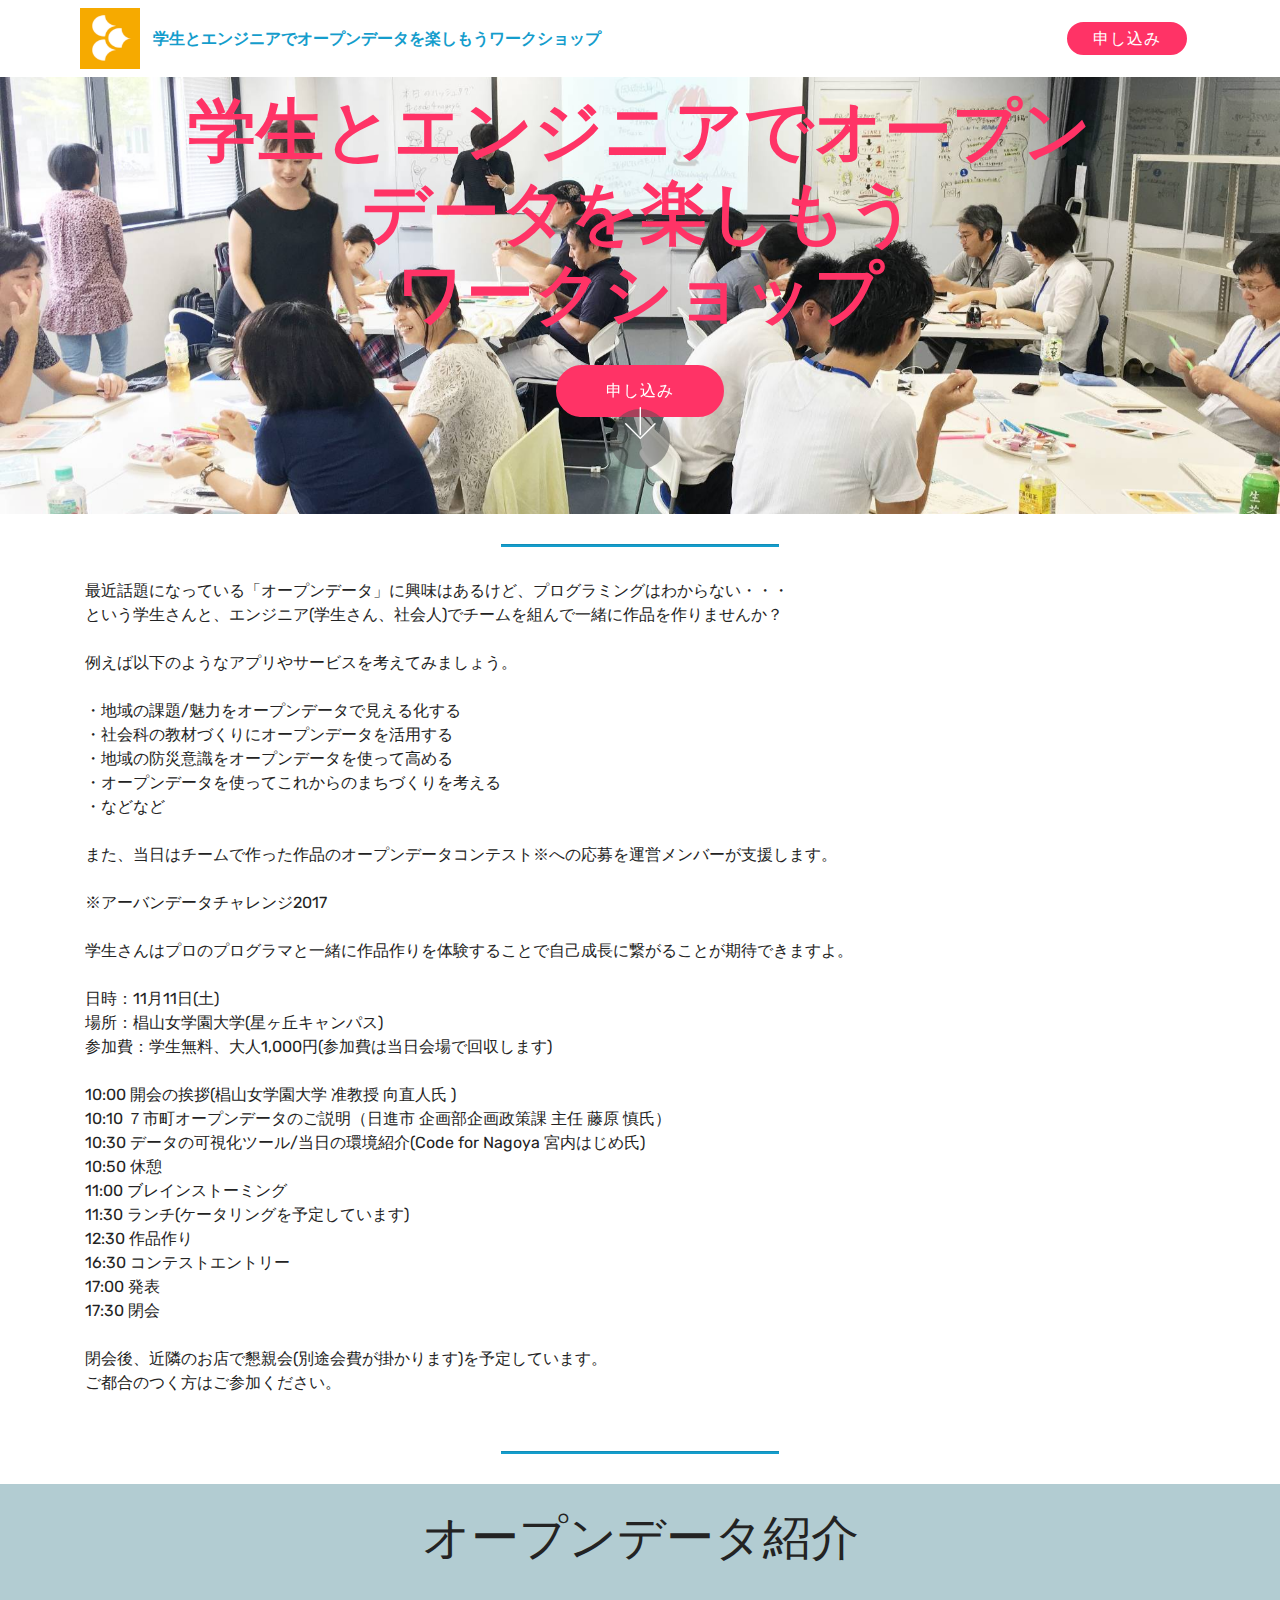
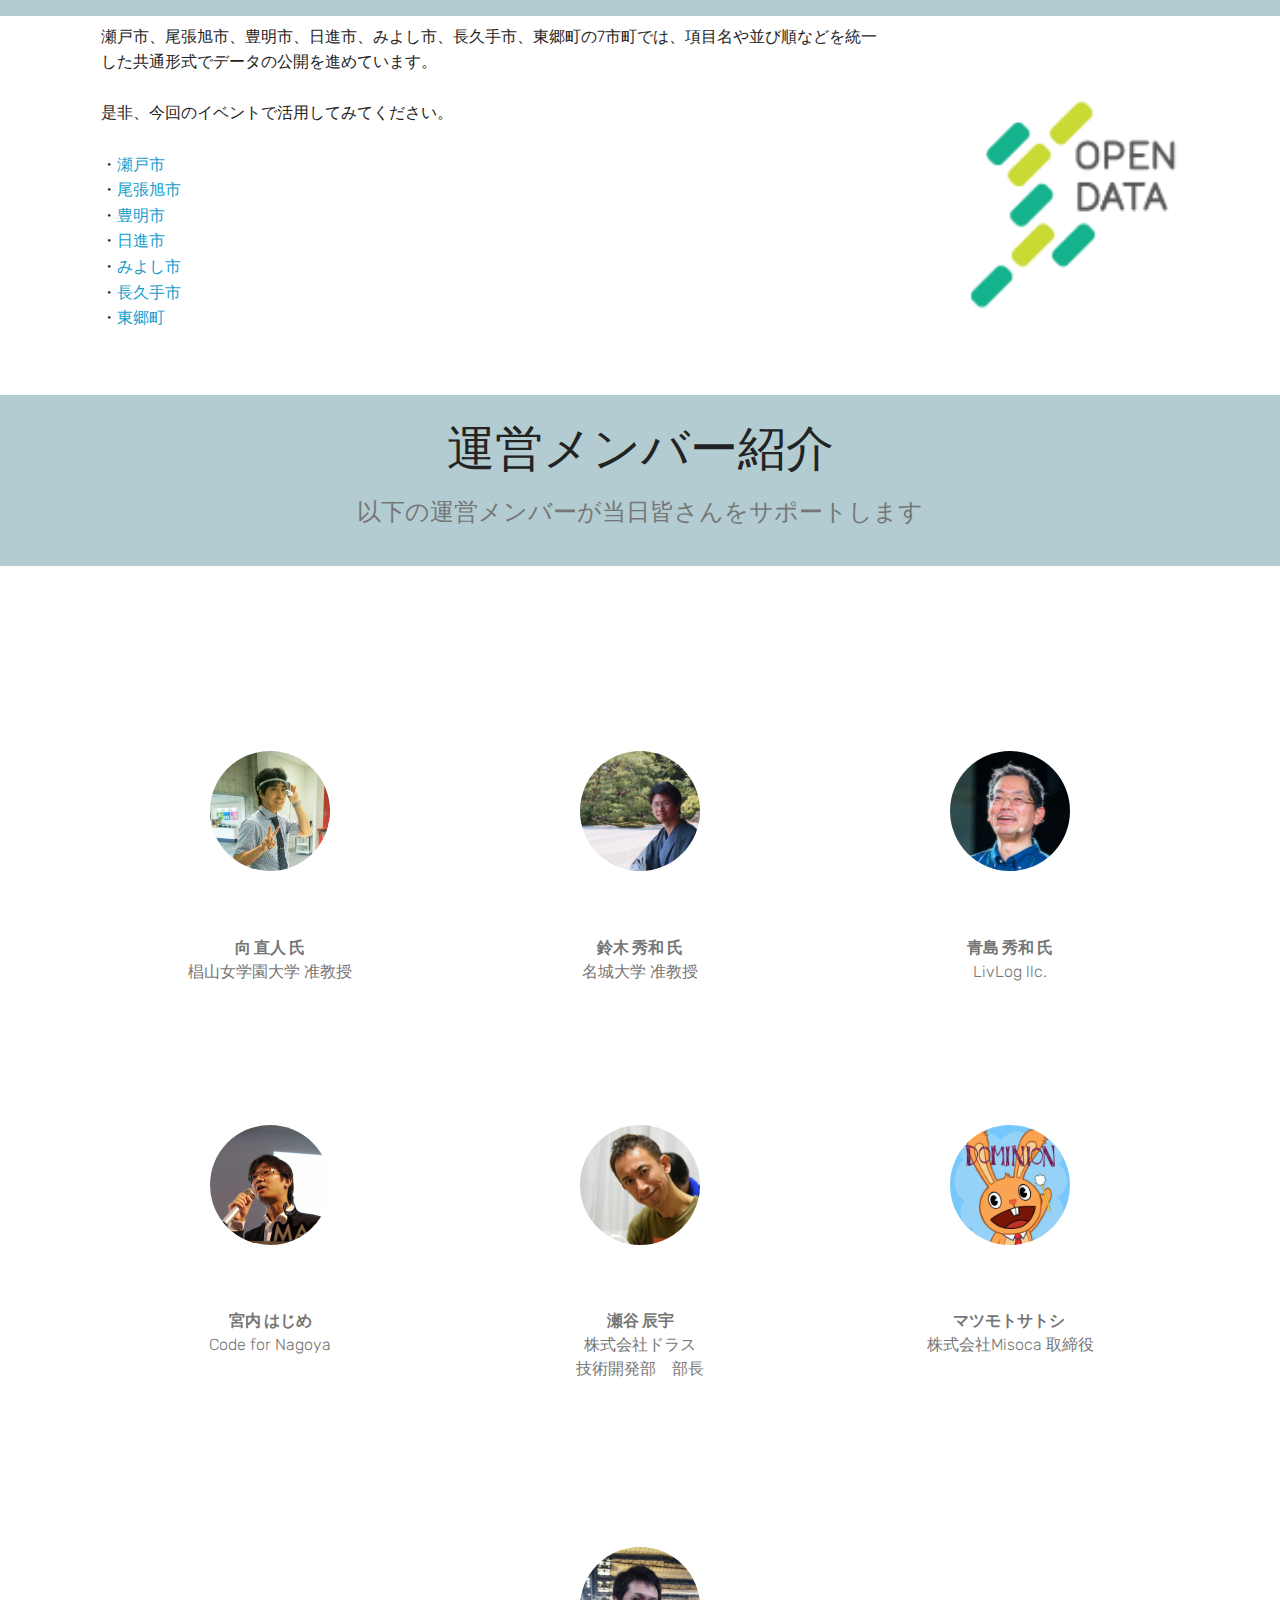
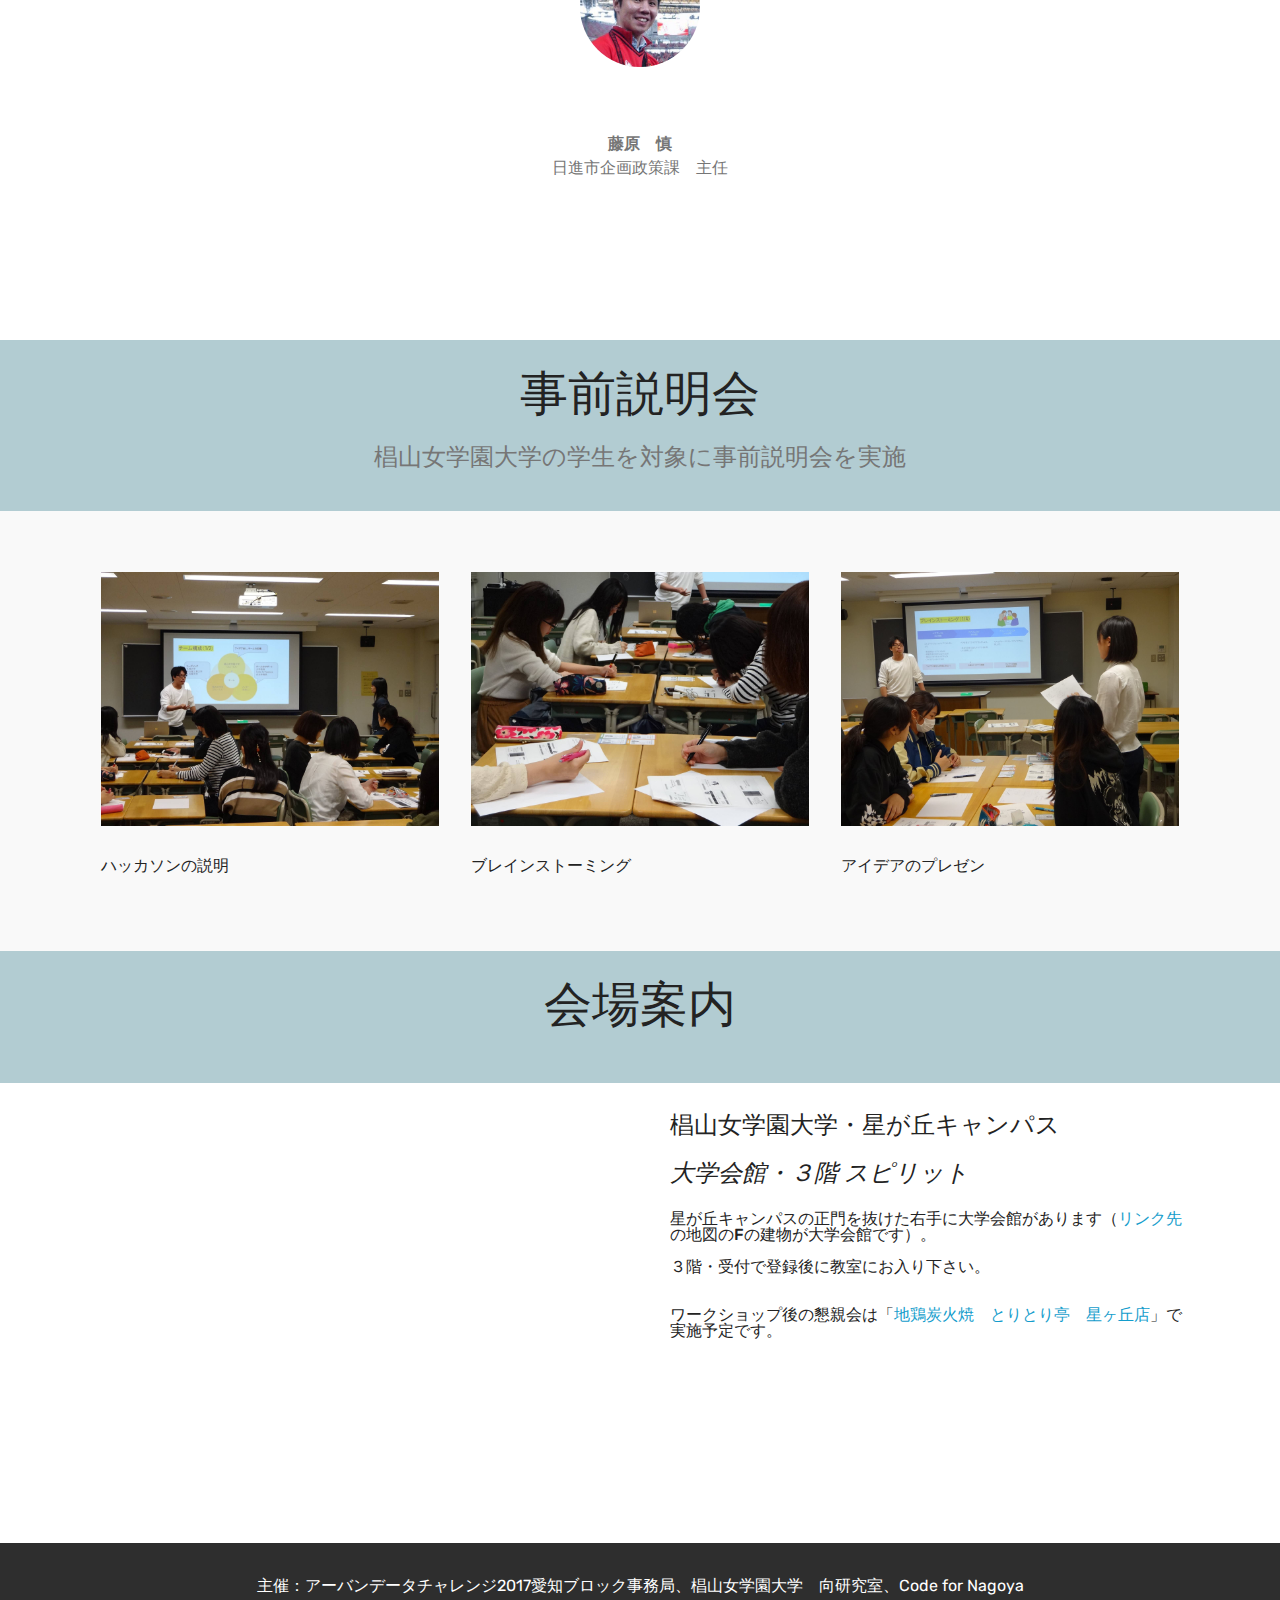
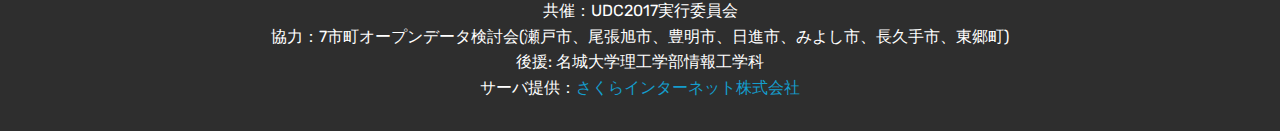
<file: docs/event/2017/11/opendata/index.html>
<!DOCTYPE html>
<html>
<head>
  <!-- Site made with Mobirise Website Builder v4.4.0, https://mobirise.com -->
  <meta charset="UTF-8">
  <meta http-equiv="X-UA-Compatible" content="IE=edge">
  <meta name="generator" content="Mobirise v4.4.0, mobirise.com">
  <meta name="viewport" content="width=device-width, initial-scale=1">
  <link rel="shortcut icon" href="assets/images/56ce96524915dd42e79964bca66e395f-101x102.png" type="image/x-icon">
  <meta name="description" content="">
  <title>Home</title>
  <link rel="stylesheet" href="assets/web/assets/mobirise-icons/mobirise-icons.css">
  <link rel="stylesheet" href="assets/tether/tether.min.css">
  <link rel="stylesheet" href="assets/bootstrap/css/bootstrap.min.css">
  <link rel="stylesheet" href="assets/bootstrap/css/bootstrap-grid.min.css">
  <link rel="stylesheet" href="assets/bootstrap/css/bootstrap-reboot.min.css">
  <link rel="stylesheet" href="assets/dropdown/css/style.css">
  <link rel="stylesheet" href="assets/theme/css/style.css">
  <link rel="stylesheet" href="assets/mobirise/css/mbr-additional.css" type="text/css">
  
  
  
</head>
<body>
<section class="menu cid-qtGxGc8yvh" once="menu" id="menu1-g" data-rv-view="36">

    

    <nav class="navbar navbar-expand beta-menu navbar-dropdown align-items-center navbar-fixed-top navbar-toggleable-sm">
        <button class="navbar-toggler navbar-toggler-right" type="button" data-toggle="collapse" data-target="#navbarSupportedContent" aria-controls="navbarSupportedContent" aria-expanded="false" aria-label="Toggle navigation">
            <div class="hamburger">
                <span></span>
                <span></span>
                <span></span>
                <span></span>
            </div>
        </button>
        <div class="menu-logo">
            <div class="navbar-brand">
                <span class="navbar-logo">
                    <a href="https://mobirise.com">
                         <img src="assets/images/56ce96524915dd42e79964bca66e395f-101x102.png" alt="Mobirise" title="" media-simple="true" style="height: 3.8rem;">
                    </a>
                </span>
                <span class="navbar-caption-wrap"><a class="navbar-caption text-primary display-4" href="https://mobirise.com">学生とエンジニアでオープンデータを楽しもうワークショップ</a></span>
            </div>
        </div>
        <div class="collapse navbar-collapse" id="navbarSupportedContent">
            
            <div class="navbar-buttons mbr-section-btn"><a class="btn btn-sm btn-secondary display-4" href="https://docs.google.com/forms/d/e/1FAIpQLSfiMuMdWj9jsg84cGigmVqVr6soBL1wC9zp1KbHYO9S2x-OsQ/viewform">申し込み</a></div>
        </div>
    </nav>
</section>

<section class="engine"><a href="https://mobirise.co/f">free bootstrap builder</a></section><section class="cid-qu8BDg72AL mbr-parallax-background" id="header2-j" data-rv-view="33">

    

    

    <div class="container align-center">
        <div class="row justify-content-md-center">
            <div class="mbr-white col-md-10">
                <h1 class="mbr-section-title mbr-bold pb-3 mbr-fonts-style display-1">
                    学生とエンジニアでオープンデータを楽しもう<br>ワークショップ
                </h1>
                
                
                <div class="mbr-section-btn"><a class="btn btn-md btn-secondary display-4" href="https://docs.google.com/forms/d/e/1FAIpQLSfiMuMdWj9jsg84cGigmVqVr6soBL1wC9zp1KbHYO9S2x-OsQ/viewform">申し込み</a></div>
            </div>
        </div>
    </div>
    <div class="mbr-arrow hidden-sm-down" aria-hidden="true">
        <a href="#next">
            <i class="mbri-down mbr-iconfont"></i>
        </a>
    </div>
</section>

<section class="mbr-section article content9 cid-qu8KG0p8kF" id="content9-k" data-rv-view="38">
    
     

    <div class="container">
        <div class="inner-container" style="width: 100%;">
            <hr class="line" style="width: 25%;">
            <div class="section-text align-center mbr-fonts-style display-7">最近話題になっている「オープンデータ」に興味はあるけど、プログラミングはわからない・・・<div>という学生さんと、エンジニア(学生さん、社会人)でチームを組んで一緒に作品を作りませんか？</div><div><br></div><div>例えば以下のようなアプリやサービスを考えてみましょう。</div><div><br></div><div>・地域の課題/魅力をオープンデータで見える化する</div><div>・社会科の教材づくりにオープンデータを活用する</div><div>・地域の防災意識をオープンデータを使って高める</div><div>・オープンデータを使ってこれからのまちづくりを考える</div><div>・などなど</div><div><br></div><div>また、当日はチームで作った作品のオープンデータコンテスト※への応募を運営メンバーが支援します。</div><div><br></div><div>※アーバンデータチャレンジ2017</div><div><br></div><div>学生さんはプロのプログラマと一緒に作品作りを体験することで自己成長に繋がることが期待できますよ。</div><div><br></div><div>日時：11月11日(土)</div><div>場所：椙山女学園大学(星ヶ丘キャンパス)</div><div>参加費：学生無料、大人1,000円(参加費は当日会場で回収します)</div><div><br></div><div>10:00 開会の挨拶(椙山女学園大学 准教授 向直人氏 )</div><div>10:10 ７市町オープンデータのご説明（日進市 企画部企画政策課 主任 藤原 慎氏）</div><div>10:30 データの可視化ツール/当日の環境紹介(Code for Nagoya 宮内はじめ氏)</div><div>10:50 休憩</div><div>11:00 ブレインストーミング</div><div>11:30 ランチ(ケータリングを予定しています)</div><div>12:30 作品作り</div><div>16:30 コンテストエントリー</div><div>17:00 発表</div><div>17:30 閉会</div><div><br></div><div>閉会後、近隣のお店で懇親会(別途会費が掛かります)を予定しています。</div><div>ご都合のつく方はご参加ください。<br><div><br></div></div></div>
            <hr class="line" style="width: 25%;">
        </div>
        </div>
</section>

<section class="mbr-section content4 cid-qwvmkKH6cr" id="content4-y" data-rv-view="40">

    

    <div class="container">
        <div class="media-container-row">
            <div class="title col-12 col-md-8">
                <h2 class="align-center pb-3 mbr-fonts-style display-2">オープンデータ紹介</h2>
                
                
            </div>
        </div>
    </div>
</section>

<section class="testimonials3 cid-qwSVBvhwZ9" id="testimonials3-14" data-rv-view="42">

    

    

    <div class="container">
        <div class="media-container-row">
            <div class="media-content px-3 align-self-center mbr-white py-2">
                <p class="mbr-text testimonial-text mbr-fonts-style display-7"><span style="font-style: normal;">瀬戸市、尾張旭市、豊明市、日進市、みよし市、長久手市、東郷町の7市町では、項目名や並び順などを統一した共通形式でデータの公開を進めています。<br><br>是非、今回のイベントで活用してみてください。<br><br>・<a href="http://www.city.seto.aichi.jp/docs/2017071500023/" target="_blank">瀬戸市</a><br>・<a href="http://www.city.owariasahi.lg.jp/sisei/data/opendata/kyoutuuopendata.html" target="_blank">尾張旭市</a><br>・<a href="http://www.city.toyoake.lg.jp/3874.htm" target="_blank">豊明市</a><br>・<a href="http://www.city.nisshin.lg.jp/seisaku/opendata/7kyoutuu-opendata.html" target="_blank">日進市</a><br>・<a href="http://www.city.aichi-miyoshi.lg.jp/shisei/opendata/7shimachi-opendata.html" target="_blank">みよし市</a><br>・<a href="http://www.city.nagakute.lg.jp/jyouhou/toukei/opendata/7shimachi_opendata.html" target="_blank">長久手市</a><br>・<a href="http://www.town.aichi-togo.lg.jp/kikaku/toukei/opendata.html" target="_blank">東郷町</a></span></p>
                <p class="mbr-author-name pt-4 mb-2 mbr-fonts-style display-7"></p>
                <p class="mbr-author-desc mbr-fonts-style display-7"></p>
            </div>

            <div class="mbr-figure pl-lg-5" style="width: 35%;">
              <img src="assets/images/odlogo128-128x128.png" alt="" title="" media-simple="true">
            </div>
        </div>
    </div>
</section>

<section class="mbr-section content4 cid-qyW7DY44Nr" id="content4-17" data-rv-view="45">

    

    <div class="container">
        <div class="media-container-row">
            <div class="title col-12 col-md-8">
                <h2 class="align-center pb-3 mbr-fonts-style display-2">
                    運営メンバー紹介</h2>
                <h3 class="mbr-section-subtitle align-center mbr-light mbr-fonts-style display-5">
                    以下の運営メンバーが当日皆さんをサポートします
                </h3>
                
            </div>
        </div>
    </div>
</section>

<section class="testimonials1 cid-qu8V8caI0l" id="testimonials1-n" data-rv-view="47">

    

    
    <div class="container">
        <div class="media-container-row">
            <div class="title col-12 align-center">
                
                
            </div>
        </div>
    </div>

    <div class="container pt-3 mt-2">
        <div class="media-container-row">
            <div class="mbr-testimonial p-3 align-center col-12 col-md-6 col-lg-4">
                <div class="panel-item p-3">
                    <div class="card-block">
                        <div class="testimonial-photo">
                            <img src="assets/images/1605x1544.jpg" alt="" title="" media-simple="true">
                        </div>
                        <p class="mbr-text mbr-fonts-style display-7"></p>
                    </div>
                    <div class="card-footer">
                        <div class="mbr-author-name mbr-bold mbr-fonts-style display-7">向 直人 氏</div>
                        <small class="mbr-author-desc mbr-italic mbr-light mbr-fonts-style display-7">
                               椙山女学園大学 准教授</small>
                    </div>
                </div>
            </div>

            <div class="mbr-testimonial p-3 align-center col-12 col-md-6 col-lg-4">
                <div class="panel-item p-3">
                    <div class="card-block">
                        <div class="testimonial-photo">
                            <img src="assets/images/10333739-640290169383871-1242037537973816292-o-2046x2046.jpg" alt="" title="" media-simple="true">
                        </div>
                        <p class="mbr-text mbr-fonts-style display-7"></p>
                    </div>
                    <div class="card-footer">
                        <div class="mbr-author-name mbr-bold mbr-fonts-style display-7">鈴木 秀和 氏</div>
                        <small class="mbr-author-desc mbr-italic mbr-light mbr-fonts-style display-7">名城大学 准教授</small>
                    </div>
                </div>
            </div>

            <div class="mbr-testimonial p-3 align-center col-12 col-md-6 col-lg-4">
                <div class="panel-item p-3">
                    <div class="card-block">
                        <div class="testimonial-photo">
                            <img src="assets/images/aoshima-300x400.png" alt="" title="" media-simple="true">
                        </div>
                        <p class="mbr-text mbr-fonts-style display-7"></p>
                    </div>
                    <div class="card-footer">
                        <div class="mbr-author-name mbr-bold mbr-fonts-style display-7">
                             青島 秀和 氏</div>
                        <small class="mbr-author-desc mbr-italic mbr-light mbr-fonts-style display-7">
                               LivLog llc.
                        </small>
                    </div>
                </div>
            </div>

            <div class="mbr-testimonial p-3 align-center col-12 col-md-6 col-lg-4">
                <div class="panel-item p-3">
                    <div class="card-block">
                        <div class="testimonial-photo">
                            <img src="assets/images/959x960.jpg" alt="" title="" media-simple="true">
                        </div>
                        <p class="mbr-text mbr-fonts-style display-7"></p>
                    </div>
                    <div class="card-footer">
                        <div class="mbr-author-name mbr-bold mbr-fonts-style display-7">
                             宮内 はじめ</div>
                        <small class="mbr-author-desc mbr-italic mbr-light mbr-fonts-style display-7">
                               Code for Nagoya</small>
                    </div>
                </div>
            </div>

            <div class="mbr-testimonial p-3 align-center col-12 col-md-6 col-lg-4">
                <div class="panel-item p-3">
                    <div class="card-block">
                        <div class="testimonial-photo">
                            <img src="assets/images/14556762-1292644324090588-1962653318614707506-o-1094x1079.jpg" alt="" title="" media-simple="true">
                        </div>
                        <p class="mbr-text mbr-fonts-style display-7"></p>
                    </div>
                    <div class="card-footer">
                        <div class="mbr-author-name mbr-bold mbr-fonts-style display-7">瀬谷 辰宇</div>
                        <small class="mbr-author-desc mbr-italic mbr-light mbr-fonts-style display-7">株式会社ドラス<br>技術開発部　部長</small>
                    </div>
                </div>
            </div>

            <div class="mbr-testimonial p-3 align-center col-12 col-md-6 col-lg-4">
                <div class="panel-item p-3">
                    <div class="card-block">
                        <div class="testimonial-photo">
                            <img src="assets/images/1780249-708005002577278-110578844-o-1200x1200.jpg" alt="" title="" media-simple="true">
                        </div>
                        <p class="mbr-text mbr-fonts-style display-7"></p></div>
                    <div class="card-footer">
                        <div class="mbr-author-name mbr-bold mbr-fonts-style display-7">マツモトサトシ&nbsp;</div>
                        <small class="mbr-author-desc mbr-italic mbr-light mbr-fonts-style display-7">
                               株式会社Misoca 取締役
                        </small>
                    </div>
                </div>
            </div>
        </div>
    </div>   
</section>

<section class="testimonials1 cid-qweKmKss8X" id="testimonials1-v" data-rv-view="50">

    

    
    <div class="container">
        <div class="media-container-row">
            <div class="title col-12 align-center">
                
                
            </div>
        </div>
    </div>

    <div class="container pt-3 mt-2">
        <div class="media-container-row">
            <div class="mbr-testimonial p-3 align-center col-12 col-md-6">
                <div class="panel-item p-3">
                    <div class="card-block">
                        <div class="testimonial-photo">
                            <img src="assets/images/fujiwara-327x343.jpg" alt="" title="" media-simple="true">
                        </div>
                        <p class="mbr-text mbr-fonts-style display-7"></p>
                    </div>
                    <div class="card-footer">
                        <div class="mbr-author-name mbr-bold mbr-fonts-style display-7">藤原　慎</div>
                        <small class="mbr-author-desc mbr-italic mbr-light mbr-fonts-style display-7">
                               日進市企画政策課　主任
                        </small>
                    </div>
                </div>
            </div>

            

            

            

            

            
        </div>
    </div>   
</section>

<section class="mbr-section content4 cid-qzvKXKLSIP" id="content4-1a" data-rv-view="53">

    

    <div class="container">
        <div class="media-container-row">
            <div class="title col-12 col-md-8">
                <h2 class="align-center pb-3 mbr-fonts-style display-2">事前説明会</h2>
                <h3 class="mbr-section-subtitle align-center mbr-light mbr-fonts-style display-5">椙山女学園大学の学生を対象に事前説明会を実施</h3>
                
            </div>
        </div>
    </div>
</section>

<section class="features2 cid-qzvMJOm6d2" id="features2-1c" data-rv-view="55">

    

    
    
    <div class="container">
        <div class="media-container-row">
            <div class="card p-3 col-12 col-md-6 col-lg-4">
                <div class="card-wrapper">
                    <div class="card-img">
                        <img src="assets/images/22829578-522582501452072-7164218388579913102-o-2048x1536.jpg" alt="Mobirise" title="" media-simple="true">
                    </div>
                    <div class="card-box">
                        <h4 class="card-title pb-3 mbr-fonts-style display-7">ハッカソンの説明</h4>
                        
                    </div>
                </div>
            </div>

            <div class="card p-3 col-12 col-md-6 col-lg-4">
                <div class="card-wrapper">
                    <div class="card-img">
                        <img src="assets/images/22829478-522582584785397-1058461259401759489-o-2048x1536.jpg" alt="Mobirise" title="" media-simple="true">
                    </div>
                    <div class="card-box ">
                        <h4 class="card-title pb-3 mbr-fonts-style display-7">ブレインストーミング</h4>
                        
                    </div>
                </div>
            </div>

            <div class="card p-3 col-12 col-md-6 col-lg-4">
                <div class="card-wrapper">
                    <div class="card-img">
                        <img src="assets/images/22792436-522582548118734-6166038782003070288-o-2048x1536.jpg" alt="Mobirise" title="" media-simple="true">
                    </div>
                    <div class="card-box">
                        <h4 class="card-title pb-3 mbr-fonts-style display-7">アイデアのプレゼン</h4>
                        
                    </div>
                </div>
            </div>

            
        </div>
    </div>
</section>

<section class="mbr-section content4 cid-qyW7byXo8u" id="content4-16" data-rv-view="58">

    

    <div class="container">
        <div class="media-container-row">
            <div class="title col-12 col-md-8">
                <h2 class="align-center pb-3 mbr-fonts-style display-2">
                    会場案内</h2>
                
                
            </div>
        </div>
    </div>
</section>

<section class="mbr-section form4 cid-qyW5I4GQN9" id="form4-15" data-rv-view="60">

    

    
    <div class="container">
        <div class="row">
            <div class="col-md-6">
                <div class="google-map"><iframe frameborder="0" style="border:0" src="https://www.google.com/maps/embed/v1/place?key=AIzaSyA0Dx_boXQiwvdz8sJHoYeZNVTdoWONYkU&amp;q=place_id:ChIJw1C7XElkA2ARMWou9rm12BA" allowfullscreen=""></iframe></div>
            </div>
            <div class="col-md-6">
                <h2 class="pb-3 align-left mbr-fonts-style display-5">椙山女学園大学・星が丘キャンパス</h2>
                <div>
                    <div class="icon-block pb-3">
                        
                        <h4 class="icon-block__title align-left mbr-fonts-style display-5">大学会館・３階 スピリット &nbsp; &nbsp; &nbsp; &nbsp; &nbsp; &nbsp; &nbsp; &nbsp; &nbsp; &nbsp; &nbsp; &nbsp;&nbsp;</h4>
                    </div>
                    <div class="icon-contacts pb-3">
                        <h5 class="align-left mbr-fonts-style display-7">星が丘キャンパスの正門を抜けた右手に大学会館があります（<a href="http://www.sugiyama-u.ac.jp/univ/campus/map/hoshigaoka/" target="_blank">リンク先</a>の地図のFの建物が大学会館です）。<br><br>３階・受付で登録後に教室にお入り下さい。<br><br><br>ワークショップ後の懇親会は「<a href="https://www.hotpepper.jp/strJ001161927/" target="_blank">地鶏炭火焼　とりとり亭　星ヶ丘店</a>」で実施予定です。</h5>
                        
                    </div>
                </div>
                
            </div>
        </div>
    </div>
</section>

<section once="" class="cid-qu908ZMCLn" id="footer6-q" data-rv-view="63">

    

    

    <div class="container">
        <div class="media-container-row align-center mbr-white">
            <div class="col-12">
                <p class="mbr-text mb-0 mbr-fonts-style display-7">主催：アーバンデータチャレンジ2017愛知ブロック事務局、椙山女学園大学　向研究室、Code for Nagoya<br>共催：UDC2017実行委員会<br>協力：7市町オープンデータ検討会(瀬戸市、尾張旭市、豊明市、日進市、みよし市、長久手市、東郷町)<br>後援: 名城大学理工学部情報工学科<br>サーバ提供：<a href="https://www.sakura.ad.jp/" target="_blank">さくらインターネット株式会社</a></p>
            </div>
        </div>
    </div>
</section>


  <script src="assets/web/assets/jquery/jquery.min.js"></script>
  <script src="assets/popper/popper.min.js"></script>
  <script src="assets/tether/tether.min.js"></script>
  <script src="assets/bootstrap/js/bootstrap.min.js"></script>
  <script src="assets/jarallax/jarallax.min.js"></script>
  <script src="assets/dropdown/js/script.min.js"></script>
  <script src="assets/touch-swipe/jquery.touch-swipe.min.js"></script>
  <script src="assets/smooth-scroll/smooth-scroll.js"></script>
  <script src="assets/theme/js/script.js"></script>
  <script src="assets/formoid/formoid.min.js"></script>
  
  
</body>
</html>
</file>
<file: docs/udc/2019/assets/web/assets/mobirise-icons/mobirise-icons.css>
@font-face {
  font-family: 'MobiriseIcons';
  src:  url('mobirise-icons.eot?spat4u');
  src:  url('mobirise-icons.eot?spat4u#iefix') format('embedded-opentype'),
    url('mobirise-icons.ttf?spat4u') format('truetype'),
    url('mobirise-icons.woff?spat4u') format('woff'),
    url('mobirise-icons.svg?spat4u#MobiriseIcons') format('svg');
  font-weight: normal;
  font-style: normal;
  font-display: swap;
}

[class^="mbri-"], [class*=" mbri-"] {
  /* use !important to prevent issues with browser extensions that change fonts */
  font-family: MobiriseIcons !important;
  speak: none;
  font-style: normal;
  font-weight: normal;
  font-variant: normal;
  text-transform: none;
  line-height: 1;

  /* Better Font Rendering =========== */
  -webkit-font-smoothing: antialiased;
  -moz-osx-font-smoothing: grayscale;
}

.mbri-add-submenu:before {
  content: "\e900";
}
.mbri-alert:before {
  content: "\e901";
}
.mbri-align-center:before {
  content: "\e902";
}
.mbri-align-justify:before {
  content: "\e903";
}
.mbri-align-left:before {
  content: "\e904";
}
.mbri-align-right:before {
  content: "\e905";
}
.mbri-android:before {
  content: "\e906";
}
.mbri-apple:before {
  content: "\e907";
}
.mbri-arrow-down:before {
  content: "\e908";
}
.mbri-arrow-next:before {
  content: "\e909";
}
.mbri-arrow-prev:before {
  content: "\e90a";
}
.mbri-arrow-up:before {
  content: "\e90b";
}
.mbri-bold:before {
  content: "\e90c";
}
.mbri-bookmark:before {
  content: "\e90d";
}
.mbri-bootstrap:before {
  content: "\e90e";
}
.mbri-briefcase:before {
  content: "\e90f";
}
.mbri-browse:before {
  content: "\e910";
}
.mbri-bulleted-list:before {
  content: "\e911";
}
.mbri-calendar:before {
  content: "\e912";
}
.mbri-camera:before {
  content: "\e913";
}
.mbri-cart-add:before {
  content: "\e914";
}
.mbri-cart-full:before {
  content: "\e915";
}
.mbri-cash:before {
  content: "\e916";
}
.mbri-change-style:before {
  content: "\e917";
}
.mbri-chat:before {
  content: "\e918";
}
.mbri-clock:before {
  content: "\e919";
}
.mbri-close:before {
  content: "\e91a";
}
.mbri-cloud:before {
  content: "\e91b";
}
.mbri-code:before {
  content: "\e91c";
}
.mbri-contact-form:before {
  content: "\e91d";
}
.mbri-credit-card:before {
  content: "\e91e";
}
.mbri-cursor-click:before {
  content: "\e91f";
}
.mbri-cust-feedback:before {
  content: "\e920";
}
.mbri-database:before {
  content: "\e921";
}
.mbri-delivery:before {
  content: "\e922";
}
.mbri-desktop:before {
  content: "\e923";
}
.mbri-devices:before {
  content: "\e924";
}
.mbri-down:before {
  content: "\e925";
}
.mbri-download:before {
  content: "\e989";
}
.mbri-drag-n-drop:before {
  content: "\e927";
}
.mbri-drag-n-drop2:before {
  content: "\e928";
}
.mbri-edit:before {
  content: "\e929";
}
.mbri-edit2:before {
  content: "\e92a";
}
.mbri-error:before {
  content: "\e92b";
}
.mbri-extension:before {
  content: "\e92c";
}
.mbri-features:before {
  content: "\e92d";
}
.mbri-file:before {
  content: "\e92e";
}
.mbri-flag:before {
  content: "\e92f";
}
.mbri-folder:before {
  content: "\e930";
}
.mbri-gift:before {
  content: "\e931";
}
.mbri-github:before {
  content: "\e932";
}
.mbri-globe:before {
  content: "\e933";
}
.mbri-globe-2:before {
  content: "\e934";
}
.mbri-growing-chart:before {
  content: "\e935";
}
.mbri-hearth:before {
  content: "\e936";
}
.mbri-help:before {
  content: "\e937";
}
.mbri-home:before {
  content: "\e938";
}
.mbri-hot-cup:before {
  content: "\e939";
}
.mbri-idea:before {
  content: "\e93a";
}
.mbri-image-gallery:before {
  content: "\e93b";
}
.mbri-image-slider:before {
  content: "\e93c";
}
.mbri-info:before {
  content: "\e93d";
}
.mbri-italic:before {
  content: "\e93e";
}
.mbri-key:before {
  content: "\e93f";
}
.mbri-laptop:before {
  content: "\e940";
}
.mbri-layers:before {
  content: "\e941";
}
.mbri-left-right:before {
  content: "\e942";
}
.mbri-left:before {
  content: "\e943";
}
.mbri-letter:before {
  content: "\e944";
}
.mbri-like:before {
  content: "\e945";
}
.mbri-link:before {
  content: "\e946";
}
.mbri-lock:before {
  content: "\e947";
}
.mbri-login:before {
  content: "\e948";
}
.mbri-logout:before {
  content: "\e949";
}
.mbri-magic-stick:before {
  content: "\e94a";
}
.mbri-map-pin:before {
  content: "\e94b";
}
.mbri-menu:before {
  content: "\e94c";
}
.mbri-mobile:before {
  content: "\e94d";
}
.mbri-mobile2:before {
  content: "\e94e";
}
.mbri-mobirise:before {
  content: "\e94f";
}
.mbri-more-horizontal:before {
  content: "\e950";
}
.mbri-more-vertical:before {
  content: "\e951";
}
.mbri-music:before {
  content: "\e952";
}
.mbri-new-file:before {
  content: "\e953";
}
.mbri-numbered-list:before {
  content: "\e954";
}
.mbri-opened-folder:before {
  content: "\e955";
}
.mbri-pages:before {
  content: "\e956";
}
.mbri-paper-plane:before {
  content: "\e957";
}
.mbri-paperclip:before {
  content: "\e958";
}
.mbri-photo:before {
  content: "\e959";
}
.mbri-photos:before {
  content: "\e95a";
}
.mbri-pin:before {
  content: "\e95b";
}
.mbri-play:before {
  content: "\e95c";
}
.mbri-plus:before {
  content: "\e95d";
}
.mbri-preview:before {
  content: "\e95e";
}
.mbri-print:before {
  content: "\e95f";
}
.mbri-protect:before {
  content: "\e960";
}
.mbri-question:before {
  content: "\e961";
}
.mbri-quote-left:before {
  content: "\e962";
}
.mbri-quote-right:before {
  content: "\e963";
}
.mbri-refresh:before {
  content: "\e964";
}
.mbri-responsive:before {
  content: "\e965";
}
.mbri-right:before {
  content: "\e966";
}
.mbri-rocket:before {
  content: "\e967";
}
.mbri-sad-face:before {
  content: "\e968";
}
.mbri-sale:before {
  content: "\e969";
}
.mbri-save:before {
  content: "\e96a";
}
.mbri-search:before {
  content: "\e96b";
}
.mbri-setting:before {
  content: "\e96c";
}
.mbri-setting2:before {
  content: "\e96d";
}
.mbri-setting3:before {
  content: "\e96e";
}
.mbri-share:before {
  content: "\e96f";
}
.mbri-shopping-bag:before {
  content: "\e970";
}
.mbri-shopping-basket:before {
  content: "\e971";
}
.mbri-shopping-cart:before {
  content: "\e972";
}
.mbri-sites:before {
  content: "\e973";
}
.mbri-smile-face:before {
  content: "\e974";
}
.mbri-speed:before {
  content: "\e975";
}
.mbri-star:before {
  content: "\e976";
}
.mbri-success:before {
  content: "\e977";
}
.mbri-sun:before {
  content: "\e978";
}
.mbri-sun2:before {
  content: "\e979";
}
.mbri-tablet:before {
  content: "\e97a";
}
.mbri-tablet-vertical:before {
  content: "\e97b";
}
.mbri-target:before {
  content: "\e97c";
}
.mbri-timer:before {
  content: "\e97d";
}
.mbri-to-ftp:before {
  content: "\e97e";
}
.mbri-to-local-drive:before {
  content: "\e97f";
}
.mbri-touch-swipe:before {
  content: "\e980";
}
.mbri-touch:before {
  content: "\e981";
}
.mbri-trash:before {
  content: "\e982";
}
.mbri-underline:before {
  content: "\e983";
}
.mbri-unlink:before {
  content: "\e984";
}
.mbri-unlock:before {
  content: "\e985";
}
.mbri-up-down:before {
  content: "\e986";
}
.mbri-up:before {
  content: "\e987";
}
.mbri-update:before {
  content: "\e988";
}
.mbri-upload:before {
 content: "\e926"; 
}
.mbri-user:before {
  content: "\e98a";
}
.mbri-user2:before {
  content: "\e98b";
}
.mbri-users:before {
  content: "\e98c";
}
.mbri-video:before {
  content: "\e98d";
}
.mbri-video-play:before {
  content: "\e98e";
}
.mbri-watch:before {
  content: "\e98f";
}
.mbri-website-theme:before {
  content: "\e990";
}
.mbri-wifi:before {
  content: "\e991";
}
.mbri-windows:before {
  content: "\e992";
}
.mbri-zoom-out:before {
  content: "\e993";
}
.mbri-redo:before {
  content: "\e994";
}
.mbri-undo:before {
  content: "\e995";
}
</file>
<file: docs/udc/2019/assets/dropdown/css/style.css>
.navbar-dropdown {
  left: 0;
  padding: 0;
  position: absolute;
  right: 0;
  top: 0;
  transition: all 0.45s ease;
  z-index: 1030;
  background: #282828; }
  .navbar-dropdown .navbar-logo {
    margin-right: 0.8rem;
    transition: margin 0.3s ease-in-out;
    vertical-align: middle; }
    .navbar-dropdown .navbar-logo img {
      height: 3.125rem;
      transition: all 0.3s ease-in-out; }
    .navbar-dropdown .navbar-logo.mbr-iconfont {
      font-size: 3.125rem;
      line-height: 3.125rem; }
  .navbar-dropdown .navbar-caption {
    font-weight: 700;
    white-space: normal;
    vertical-align: -4px;
    line-height: 3.125rem !important; }
    .navbar-dropdown .navbar-caption, .navbar-dropdown .navbar-caption:hover {
      color: inherit;
      text-decoration: none; }
  .navbar-dropdown .mbr-iconfont + .navbar-caption {
    vertical-align: -1px; }
  .navbar-dropdown.navbar-fixed-top {
    position: fixed; }
  .navbar-dropdown .navbar-brand span {
    vertical-align: -4px; }
  .navbar-dropdown.bg-color.transparent {
    background: none; }
  .navbar-dropdown.navbar-short .navbar-brand {
    padding: 0.625rem 0; }
    .navbar-dropdown.navbar-short .navbar-brand span {
      vertical-align: -1px; }
  .navbar-dropdown.navbar-short .navbar-caption {
    line-height: 2.375rem !important;
    vertical-align: -2px; }
  .navbar-dropdown.navbar-short .navbar-logo {
    margin-right: 0.5rem; }
    .navbar-dropdown.navbar-short .navbar-logo img {
      height: 2.375rem; }
    .navbar-dropdown.navbar-short .navbar-logo.mbr-iconfont {
      font-size: 2.375rem;
      line-height: 2.375rem; }
  .navbar-dropdown.navbar-short .mbr-table-cell {
    height: 3.625rem; }
  .navbar-dropdown .navbar-close {
    left: 0.6875rem;
    position: fixed;
    top: 0.75rem;
    z-index: 1000; }
  .navbar-dropdown .hamburger-icon {
    content: "";
    display: inline-block;
    vertical-align: middle;
    width: 16px;
    -webkit-box-shadow: 0 -6px 0 1px #282828,0 0 0 1px #282828,0 6px 0 1px #282828;
    -moz-box-shadow: 0 -6px 0 1px #282828,0 0 0 1px #282828,0 6px 0 1px #282828;
    box-shadow: 0 -6px 0 1px #282828,0 0 0 1px #282828,0 6px 0 1px #282828; }

.dropdown-menu .dropdown-toggle[data-toggle="dropdown-submenu"]::after {
  border-bottom: 0.35em solid transparent;
  border-left: 0.35em solid;
  border-right: 0;
  border-top: 0.35em solid transparent;
  margin-left: 0.3rem; }

.dropdown-menu .dropdown-item:focus {
  outline: 0; }

.nav-dropdown {
  font-size: 0.75rem;
  font-weight: 500;
  height: auto !important; }
  .nav-dropdown .nav-btn {
    padding-left: 1rem; }
  .nav-dropdown .link {
    margin: .667em 1.667em;
    font-weight: 500;
    padding: 0;
    transition: color .2s ease-in-out; }
    .nav-dropdown .link.dropdown-toggle {
      margin-right: 2.583em; }
      .nav-dropdown .link.dropdown-toggle::after {
        margin-left: .25rem;
        border-top: 0.35em solid;
        border-right: 0.35em solid transparent;
        border-left: 0.35em solid transparent;
        border-bottom: 0; }
      .nav-dropdown .link.dropdown-toggle[aria-expanded="true"] {
        margin: 0;
        padding: 0.667em 3.263em  0.667em 1.667em; }
  .nav-dropdown .link::after,
  .nav-dropdown .dropdown-item::after {
    color: inherit; }
  .nav-dropdown .btn {
    font-size: 0.75rem;
    font-weight: 700;
    letter-spacing: 0;
    margin-bottom: 0;
    padding-left: 1.25rem;
    padding-right: 1.25rem; }
  .nav-dropdown .dropdown-menu {
    border-radius: 0;
    border: 0;
    left: 0;
    margin: 0;
    padding-bottom: 1.25rem;
    padding-top: 1.25rem;
    position: relative; }
  .nav-dropdown .dropdown-submenu {
    margin-left: 0.125rem;
    top: 0; }
  .nav-dropdown .dropdown-item {
    font-weight: 500;
    line-height: 2;
    padding: 0.3846em 4.615em 0.3846em 1.5385em;
    position: relative;
    transition: color .2s ease-in-out, background-color .2s ease-in-out; }
    .nav-dropdown .dropdown-item::after {
      margin-top: -0.3077em;
      position: absolute;
      right: 1.1538em;
      top: 50%; }
    .nav-dropdown .dropdown-item:focus, .nav-dropdown .dropdown-item:hover {
      background: none; }

@media (max-width: 767px) {
  .nav-dropdown.navbar-toggleable-sm {
    bottom: 0;
    display: none;
    left: 0;
    overflow-x: hidden;
    position: fixed;
    top: 0;
    transform: translateX(-100%);
    -ms-transform: translateX(-100%);
    -webkit-transform: translateX(-100%);
    width: 18.75rem;
    z-index: 999; } }
.nav-dropdown.navbar-toggleable-xl {
  bottom: 0;
  display: none;
  left: 0;
  overflow-x: hidden;
  position: fixed;
  top: 0;
  transform: translateX(-100%);
  -ms-transform: translateX(-100%);
  -webkit-transform: translateX(-100%);
  width: 18.75rem;
  z-index: 999; }

.nav-dropdown-sm {
  display: block !important;
  overflow-x: hidden;
  overflow: auto;
  padding-top: 3.875rem; }
  .nav-dropdown-sm::after {
    content: "";
    display: block;
    height: 3rem;
    width: 100%; }
  .nav-dropdown-sm.collapse.in ~ .navbar-close {
    display: block !important; }
  .nav-dropdown-sm.collapsing, .nav-dropdown-sm.collapse.in {
    transform: translateX(0);
    -ms-transform: translateX(0);
    -webkit-transform: translateX(0);
    transition: all 0.25s ease-out;
    -webkit-transition: all 0.25s ease-out;
    background: #282828; }
  .nav-dropdown-sm.collapsing[aria-expanded="false"] {
    transform: translateX(-100%);
    -ms-transform: translateX(-100%);
    -webkit-transform: translateX(-100%); }
  .nav-dropdown-sm .nav-item {
    display: block;
    margin-left: 0 !important;
    padding-left: 0; }
  .nav-dropdown-sm .link,
  .nav-dropdown-sm .dropdown-item {
    border-top: 1px dotted rgba(255, 255, 255, 0.1);
    font-size: 0.8125rem;
    line-height: 1.6;
    margin: 0 !important;
    padding: 0.875rem 2.4rem 0.875rem 1.5625rem !important;
    position: relative;
    white-space: normal; }
    .nav-dropdown-sm .link:focus, .nav-dropdown-sm .link:hover,
    .nav-dropdown-sm .dropdown-item:focus,
    .nav-dropdown-sm .dropdown-item:hover {
      background: rgba(0, 0, 0, 0.2) !important;
      color: #c0a375; }
  .nav-dropdown-sm .nav-btn {
    position: relative;
    padding: 1.5625rem 1.5625rem 0 1.5625rem; }
    .nav-dropdown-sm .nav-btn::before {
      border-top: 1px dotted rgba(255, 255, 255, 0.1);
      content: "";
      left: 0;
      position: absolute;
      top: 0;
      width: 100%; }
    .nav-dropdown-sm .nav-btn + .nav-btn {
      padding-top: 0.625rem; }
      .nav-dropdown-sm .nav-btn + .nav-btn::before {
        display: none; }
  .nav-dropdown-sm .btn {
    padding: 0.625rem 0; }
  .nav-dropdown-sm .dropdown-toggle[data-toggle="dropdown-submenu"]::after {
    margin-left: .25rem;
    border-top: 0.35em solid;
    border-right: 0.35em solid transparent;
    border-left: 0.35em solid transparent;
    border-bottom: 0; }
  .nav-dropdown-sm .dropdown-toggle[data-toggle="dropdown-submenu"][aria-expanded="true"]::after {
    border-top: 0;
    border-right: 0.35em solid transparent;
    border-left: 0.35em solid transparent;
    border-bottom: 0.35em solid; }
  .nav-dropdown-sm .dropdown-menu {
    margin: 0;
    padding: 0;
    position: relative;
    top: 0;
    left: 0;
    width: 100%;
    border: 0;
    float: none;
    border-radius: 0;
    background: none; }
  .nav-dropdown-sm .dropdown-submenu {
    left: 100%;
    margin-left: 0.125rem;
    margin-top: -1.25rem;
    top: 0; }

.navbar-toggleable-sm .nav-dropdown .dropdown-menu {
  position: absolute; }

.navbar-toggleable-sm .nav-dropdown .dropdown-submenu {
  left: 100%;
  margin-left: 0.125rem;
  margin-top: -1.25rem;
  top: 0; }

.navbar-toggleable-sm.opened .nav-dropdown .dropdown-menu {
  position: relative; }

.navbar-toggleable-sm.opened .nav-dropdown .dropdown-submenu {
  left: 0;
  margin-left: 00rem;
  margin-top: 0rem;
  top: 0; }

.is-builder .nav-dropdown.collapsing {
  transition: none !important; }

/*# sourceMappingURL=style.css.map */
</file>
<file: docs/udc/2019/assets/socicon/css/styles.css>
@charset "UTF-8";

@font-face {
  font-family: 'Socicon';
  src:  url('../fonts/socicon.eot');
  src:  url('../fonts/socicon.eot?#iefix') format('embedded-opentype'),
    url('../fonts/socicon.woff2') format('woff2'),
    url('../fonts/socicon.ttf') format('truetype'),
    url('../fonts/socicon.woff') format('woff'),
    url('../fonts/socicon.svg#socicon') format('svg');
  font-weight: normal;
  font-style: normal;
}

[data-icon]:before {
  font-family: "socicon" !important;
  content: attr(data-icon);
  font-style: normal !important;
  font-weight: normal !important;
  font-variant: normal !important;
  text-transform: none !important;
  speak: none;
  line-height: 1;
  -webkit-font-smoothing: antialiased;
  -moz-osx-font-smoothing: grayscale;
}

[class^="socicon-"], [class*=" socicon-"] {
  /* use !important to prevent issues with browser extensions that change fonts */
  font-family: 'Socicon' !important;
  speak: none;
  font-style: normal;
  font-weight: normal;
  font-variant: normal;
  text-transform: none;
  line-height: 1;

  /* Better Font Rendering =========== */
  -webkit-font-smoothing: antialiased;
  -moz-osx-font-smoothing: grayscale;
}

.socicon-eitaa:before {
  content: "\e97c";
}
.socicon-soroush:before {
  content: "\e97d";
}
.socicon-bale:before {
  content: "\e97e";
}
.socicon-zazzle:before {
  content: "\e97b";
}
.socicon-society6:before {
  content: "\e97a";
}
.socicon-redbubble:before {
  content: "\e979";
}
.socicon-avvo:before {
  content: "\e978";
}
.socicon-stitcher:before {
  content: "\e977";
}
.socicon-googlehangouts:before {
  content: "\e974";
}
.socicon-dlive:before {
  content: "\e975";
}
.socicon-vsco:before {
  content: "\e976";
}
.socicon-flipboard:before {
  content: "\e973";
}
.socicon-ubuntu:before {
  content: "\e958";
}
.socicon-artstation:before {
  content: "\e959";
}
.socicon-invision:before {
  content: "\e95a";
}
.socicon-torial:before {
  content: "\e95b";
}
.socicon-collectorz:before {
  content: "\e95c";
}
.socicon-seenthis:before {
  content: "\e95d";
}
.socicon-googleplaymusic:before {
  content: "\e95e";
}
.socicon-debian:before {
  content: "\e95f";
}
.socicon-filmfreeway:before {
  content: "\e960";
}
.socicon-gnome:before {
  content: "\e961";
}
.socicon-itchio:before {
  content: "\e962";
}
.socicon-jamendo:before {
  content: "\e963";
}
.socicon-mix:before {
  content: "\e964";
}
.socicon-sharepoint:before {
  content: "\e965";
}
.socicon-tinder:before {
  content: "\e966";
}
.socicon-windguru:before {
  content: "\e967";
}
.socicon-cdbaby:before {
  content: "\e968";
}
.socicon-elementaryos:before {
  content: "\e969";
}
.socicon-stage32:before {
  content: "\e96a";
}
.socicon-tiktok:before {
  content: "\e96b";
}
.socicon-gitter:before {
  content: "\e96c";
}
.socicon-letterboxd:before {
  content: "\e96d";
}
.socicon-threema:before {
  content: "\e96e";
}
.socicon-splice:before {
  content: "\e96f";
}
.socicon-metapop:before {
  content: "\e970";
}
.socicon-naver:before {
  content: "\e971";
}
.socicon-remote:before {
  content: "\e972";
}
.socicon-internet:before {
  content: "\e957";
}
.socicon-moddb:before {
  content: "\e94b";
}
.socicon-indiedb:before {
  content: "\e94c";
}
.socicon-traxsource:before {
  content: "\e94d";
}
.socicon-gamefor:before {
  content: "\e94e";
}
.socicon-pixiv:before {
  content: "\e94f";
}
.socicon-myanimelist:before {
  content: "\e950";
}
.socicon-blackberry:before {
  content: "\e951";
}
.socicon-wickr:before {
  content: "\e952";
}
.socicon-spip:before {
  content: "\e953";
}
.socicon-napster:before {
  content: "\e954";
}
.socicon-beatport:before {
  content: "\e955";
}
.socicon-hackerone:before {
  content: "\e956";
}
.socicon-hackernews:before {
  content: "\e946";
}
.socicon-smashwords:before {
  content: "\e947";
}
.socicon-kobo:before {
  content: "\e948";
}
.socicon-bookbub:before {
  content: "\e949";
}
.socicon-mailru:before {
  content: "\e94a";
}
.socicon-gitlab:before {
  content: "\e945";
}
.socicon-instructables:before {
  content: "\e944";
}
.socicon-portfolio:before {
  content: "\e943";
}
.socicon-codered:before {
  content: "\e940";
}
.socicon-origin:before {
  content: "\e941";
}
.socicon-nextdoor:before {
  content: "\e942";
}
.socicon-udemy:before {
  content: "\e93f";
}
.socicon-livemaster:before {
  content: "\e93e";
}
.socicon-crunchbase:before {
  content: "\e93b";
}
.socicon-homefy:before {
  content: "\e93c";
}
.socicon-calendly:before {
  content: "\e93d";
}
.socicon-realtor:before {
  content: "\e90f";
}
.socicon-tidal:before {
  content: "\e910";
}
.socicon-qobuz:before {
  content: "\e911";
}
.socicon-natgeo:before {
  content: "\e912";
}
.socicon-mastodon:before {
  content: "\e913";
}
.socicon-unsplash:before {
  content: "\e914";
}
.socicon-homeadvisor:before {
  content: "\e915";
}
.socicon-angieslist:before {
  content: "\e916";
}
.socicon-codepen:before {
  content: "\e917";
}
.socicon-slack:before {
  content: "\e918";
}
.socicon-openaigym:before {
  content: "\e919";
}
.socicon-logmein:before {
  content: "\e91a";
}
.socicon-fiverr:before {
  content: "\e91b";
}
.socicon-gotomeeting:before {
  content: "\e91c";
}
.socicon-aliexpress:before {
  content: "\e91d";
}
.socicon-guru:before {
  content: "\e91e";
}
.socicon-appstore:before {
  content: "\e91f";
}
.socicon-homes:before {
  content: "\e920";
}
.socicon-zoom:before {
  content: "\e921";
}
.socicon-alibaba:before {
  content: "\e922";
}
.socicon-craigslist:before {
  content: "\e923";
}
.socicon-wix:before {
  content: "\e924";
}
.socicon-redfin:before {
  content: "\e925";
}
.socicon-googlecalendar:before {
  content: "\e926";
}
.socicon-shopify:before {
  content: "\e927";
}
.socicon-freelancer:before {
  content: "\e928";
}
.socicon-seedrs:before {
  content: "\e929";
}
.socicon-bing:before {
  content: "\e92a";
}
.socicon-doodle:before {
  content: "\e92b";
}
.socicon-bonanza:before {
  content: "\e92c";
}
.socicon-squarespace:before {
  content: "\e92d";
}
.socicon-toptal:before {
  content: "\e92e";
}
.socicon-gust:before {
  content: "\e92f";
}
.socicon-ask:before {
  content: "\e930";
}
.socicon-trulia:before {
  content: "\e931";
}
.socicon-loomly:before {
  content: "\e932";
}
.socicon-ghost:before {
  content: "\e933";
}
.socicon-upwork:before {
  content: "\e934";
}
.socicon-fundable:before {
  content: "\e935";
}
.socicon-booking:before {
  content: "\e936";
}
.socicon-googlemaps:before {
  content: "\e937";
}
.socicon-zillow:before {
  content: "\e938";
}
.socicon-niconico:before {
  content: "\e939";
}
.socicon-toneden:before {
  content: "\e93a";
}
.socicon-augment:before {
  content: "\e908";
}
.socicon-bitbucket:before {
  content: "\e909";
}
.socicon-fyuse:before {
  content: "\e90a";
}
.socicon-yt-gaming:before {
  content: "\e90b";
}
.socicon-sketchfab:before {
  content: "\e90c";
}
.socicon-mobcrush:before {
  content: "\e90d";
}
.socicon-microsoft:before {
  content: "\e90e";
}
.socicon-pandora:before {
  content: "\e907";
}
.socicon-messenger:before {
  content: "\e906";
}
.socicon-gamewisp:before {
  content: "\e905";
}
.socicon-bloglovin:before {
  content: "\e904";
}
.socicon-tunein:before {
  content: "\e903";
}
.socicon-gamejolt:before {
  content: "\e901";
}
.socicon-trello:before {
  content: "\e902";
}
.socicon-spreadshirt:before {
  content: "\e900";
}
.socicon-500px:before {
  content: "\e000";
}
.socicon-8tracks:before {
  content: "\e001";
}
.socicon-airbnb:before {
  content: "\e002";
}
.socicon-alliance:before {
  content: "\e003";
}
.socicon-amazon:before {
  content: "\e004";
}
.socicon-amplement:before {
  content: "\e005";
}
.socicon-android:before {
  content: "\e006";
}
.socicon-angellist:before {
  content: "\e007";
}
.socicon-apple:before {
  content: "\e008";
}
.socicon-appnet:before {
  content: "\e009";
}
.socicon-baidu:before {
  content: "\e00a";
}
.socicon-bandcamp:before {
  content: "\e00b";
}
.socicon-battlenet:before {
  content: "\e00c";
}
.socicon-mixer:before {
  content: "\e00d";
}
.socicon-bebee:before {
  content: "\e00e";
}
.socicon-bebo:before {
  content: "\e00f";
}
.socicon-behance:before {
  content: "\e010";
}
.socicon-blizzard:before {
  content: "\e011";
}
.socicon-blogger:before {
  content: "\e012";
}
.socicon-buffer:before {
  content: "\e013";
}
.socicon-chrome:before {
  content: "\e014";
}
.socicon-coderwall:before {
  content: "\e015";
}
.socicon-curse:before {
  content: "\e016";
}
.socicon-dailymotion:before {
  content: "\e017";
}
.socicon-deezer:before {
  content: "\e018";
}
.socicon-delicious:before {
  content: "\e019";
}
.socicon-deviantart:before {
  content: "\e01a";
}
.socicon-diablo:before {
  content: "\e01b";
}
.socicon-digg:before {
  content: "\e01c";
}
.socicon-discord:before {
  content: "\e01d";
}
.socicon-disqus:before {
  content: "\e01e";
}
.socicon-douban:before {
  content: "\e01f";
}
.socicon-draugiem:before {
  content: "\e020";
}
.socicon-dribbble:before {
  content: "\e021";
}
.socicon-drupal:before {
  content: "\e022";
}
.socicon-ebay:before {
  content: "\e023";
}
.socicon-ello:before {
  content: "\e024";
}
.socicon-endomodo:before {
  content: "\e025";
}
.socicon-envato:before {
  content: "\e026";
}
.socicon-etsy:before {
  content: "\e027";
}
.socicon-facebook:before {
  content: "\e028";
}
.socicon-feedburner:before {
  content: "\e029";
}
.socicon-filmweb:before {
  content: "\e02a";
}
.socicon-firefox:before {
  content: "\e02b";
}
.socicon-flattr:before {
  content: "\e02c";
}
.socicon-flickr:before {
  content: "\e02d";
}
.socicon-formulr:before {
  content: "\e02e";
}
.socicon-forrst:before {
  content: "\e02f";
}
.socicon-foursquare:before {
  content: "\e030";
}
.socicon-friendfeed:before {
  content: "\e031";
}
.socicon-github:before {
  content: "\e032";
}
.socicon-goodreads:before {
  content: "\e033";
}
.socicon-google:before {
  content: "\e034";
}
.socicon-googlescholar:before {
  content: "\e035";
}
.socicon-googlegroups:before {
  content: "\e036";
}
.socicon-googlephotos:before {
  content: "\e037";
}
.socicon-googleplus:before {
  content: "\e038";
}
.socicon-grooveshark:before {
  content: "\e039";
}
.socicon-hackerrank:before {
  content: "\e03a";
}
.socicon-hearthstone:before {
  content: "\e03b";
}
.socicon-hellocoton:before {
  content: "\e03c";
}
.socicon-heroes:before {
  content: "\e03d";
}
.socicon-smashcast:before {
  content: "\e03e";
}
.socicon-horde:before {
  content: "\e03f";
}
.socicon-houzz:before {
  content: "\e040";
}
.socicon-icq:before {
  content: "\e041";
}
.socicon-identica:before {
  content: "\e042";
}
.socicon-imdb:before {
  content: "\e043";
}
.socicon-instagram:before {
  content: "\e044";
}
.socicon-issuu:before {
  content: "\e045";
}
.socicon-istock:before {
  content: "\e046";
}
.socicon-itunes:before {
  content: "\e047";
}
.socicon-keybase:before {
  content: "\e048";
}
.socicon-lanyrd:before {
  content: "\e049";
}
.socicon-lastfm:before {
  content: "\e04a";
}
.socicon-line:before {
  content: "\e04b";
}
.socicon-linkedin:before {
  content: "\e04c";
}
.socicon-livejournal:before {
  content: "\e04d";
}
.socicon-lyft:before {
  content: "\e04e";
}
.socicon-macos:before {
  content: "\e04f";
}
.socicon-mail:before {
  content: "\e050";
}
.socicon-medium:before {
  content: "\e051";
}
.socicon-meetup:before {
  content: "\e052";
}
.socicon-mixcloud:before {
  content: "\e053";
}
.socicon-modelmayhem:before {
  content: "\e054";
}
.socicon-mumble:before {
  content: "\e055";
}
.socicon-myspace:before {
  content: "\e056";
}
.socicon-newsvine:before {
  content: "\e057";
}
.socicon-nintendo:before {
  content: "\e058";
}
.socicon-npm:before {
  content: "\e059";
}
.socicon-odnoklassniki:before {
  content: "\e05a";
}
.socicon-openid:before {
  content: "\e05b";
}
.socicon-opera:before {
  content: "\e05c";
}
.socicon-outlook:before {
  content: "\e05d";
}
.socicon-overwatch:before {
  content: "\e05e";
}
.socicon-patreon:before {
  content: "\e05f";
}
.socicon-paypal:before {
  content: "\e060";
}
.socicon-periscope:before {
  content: "\e061";
}
.socicon-persona:before {
  content: "\e062";
}
.socicon-pinterest:before {
  content: "\e063";
}
.socicon-play:before {
  content: "\e064";
}
.socicon-player:before {
  content: "\e065";
}
.socicon-playstation:before {
  content: "\e066";
}
.socicon-pocket:before {
  content: "\e067";
}
.socicon-qq:before {
  content: "\e068";
}
.socicon-quora:before {
  content: "\e069";
}
.socicon-raidcall:before {
  content: "\e06a";
}
.socicon-ravelry:before {
  content: "\e06b";
}
.socicon-reddit:before {
  content: "\e06c";
}
.socicon-renren:before {
  content: "\e06d";
}
.socicon-researchgate:before {
  content: "\e06e";
}
.socicon-residentadvisor:before {
  content: "\e06f";
}
.socicon-reverbnation:before {
  content: "\e070";
}
.socicon-rss:before {
  content: "\e071";
}
.socicon-sharethis:before {
  content: "\e072";
}
.socicon-skype:before {
  content: "\e073";
}
.socicon-slideshare:before {
  content: "\e074";
}
.socicon-smugmug:before {
  content: "\e075";
}
.socicon-snapchat:before {
  content: "\e076";
}
.socicon-songkick:before {
  content: "\e077";
}
.socicon-soundcloud:before {
  content: "\e078";
}
.socicon-spotify:before {
  content: "\e079";
}
.socicon-stackexchange:before {
  content: "\e07a";
}
.socicon-stackoverflow:before {
  content: "\e07b";
}
.socicon-starcraft:before {
  content: "\e07c";
}
.socicon-stayfriends:before {
  content: "\e07d";
}
.socicon-steam:before {
  content: "\e07e";
}
.socicon-storehouse:before {
  content: "\e07f";
}
.socicon-strava:before {
  content: "\e080";
}
.socicon-streamjar:before {
  content: "\e081";
}
.socicon-stumbleupon:before {
  content: "\e082";
}
.socicon-swarm:before {
  content: "\e083";
}
.socicon-teamspeak:before {
  content: "\e084";
}
.socicon-teamviewer:before {
  content: "\e085";
}
.socicon-technorati:before {
  content: "\e086";
}
.socicon-telegram:before {
  content: "\e087";
}
.socicon-tripadvisor:before {
  content: "\e088";
}
.socicon-tripit:before {
  content: "\e089";
}
.socicon-triplej:before {
  content: "\e08a";
}
.socicon-tumblr:before {
  content: "\e08b";
}
.socicon-twitch:before {
  content: "\e08c";
}
.socicon-twitter:before {
  content: "\e08d";
}
.socicon-uber:before {
  content: "\e08e";
}
.socicon-ventrilo:before {
  content: "\e08f";
}
.socicon-viadeo:before {
  content: "\e090";
}
.socicon-viber:before {
  content: "\e091";
}
.socicon-viewbug:before {
  content: "\e092";
}
.socicon-vimeo:before {
  content: "\e093";
}
.socicon-vine:before {
  content: "\e094";
}
.socicon-vkontakte:before {
  content: "\e095";
}
.socicon-warcraft:before {
  content: "\e096";
}
.socicon-wechat:before {
  content: "\e097";
}
.socicon-weibo:before {
  content: "\e098";
}
.socicon-whatsapp:before {
  content: "\e099";
}
.socicon-wikipedia:before {
  content: "\e09a";
}
.socicon-windows:before {
  content: "\e09b";
}
.socicon-wordpress:before {
  content: "\e09c";
}
.socicon-wykop:before {
  content: "\e09d";
}
.socicon-xbox:before {
  content: "\e09e";
}
.socicon-xing:before {
  content: "\e09f";
}
.socicon-yahoo:before {
  content: "\e0a0";
}
.socicon-yammer:before {
  content: "\e0a1";
}
.socicon-yandex:before {
  content: "\e0a2";
}
.socicon-yelp:before {
  content: "\e0a3";
}
.socicon-younow:before {
  content: "\e0a4";
}
.socicon-youtube:before {
  content: "\e0a5";
}
.socicon-zapier:before {
  content: "\e0a6";
}
.socicon-zerply:before {
  content: "\e0a7";
}
.socicon-zomato:before {
  content: "\e0a8";
}
.socicon-zynga:before {
  content: "\e0a9";
}
</file>
<file: docs/udc/2019/assets/theme/css/style.css>
/*!
 * Mobirise v4 theme (https://mobirise.com/)
 * Copyright 2017 Mobirise
 */
section {
  background-color: #eeeeee;
}

.form-control:focus {
  box-shadow: none;
}

:focus {
  outline: none;
}

body {
  font-style: normal;
  line-height: 1.5;
}

section,
.container,
.container-fluid {
  position: relative;
  word-wrap: break-word;
}

a.mbr-iconfont:hover {
  text-decoration: none;
}

.article .lead p,
.article .lead ul,
.article .lead ol,
.article .lead pre,
.article .lead blockquote {
  margin-bottom: 0;
}

ul,
ol,
pre,
blockquote {
  margin-bottom: 2.3125rem;
}

pre {
  background: #f4f4f4;
  padding: 10px 24px;
  white-space: pre-wrap;
}

.inactive {
  -webkit-user-select: none;
  -moz-user-select: none;
  -ms-user-select: none;
  user-select: none;
  pointer-events: none;
  -webkit-user-drag: none;
  user-drag: none;
}

.mbr-section__comments .row {
  justify-content: center;
  -webkit-justify-content: center;
}

a {
  font-style: normal;
  font-weight: 400;
  cursor: pointer;
}

a, a:hover {
  text-decoration: none;
}

figure {
  margin-bottom: 0;
}

body {
  color: #232323;
}

h1,
h2,
h3,
h4,
h5,
h6,
.h1,
.h2,
.h3,
.h4,
.h5,
.h6,
.display-1,
.display-2,
.display-3,
.display-4 {
  line-height: 1;
  word-break: break-word;
  word-wrap: break-word;
}

.mbr-section-title {
  font-style: normal;
  line-height: 1.2;
}

.mbr-section-subtitle {
  line-height: 1.3;
}

.mbr-text {
  font-style: normal;
  line-height: 1.6;
}

b,
strong {
  font-weight: bold;
}

blockquote {
  padding: 10px 0 10px 20px;
  position: relative;
  border-left: 2px solid;
  border-color: #ff3366;
}

input:-webkit-autofill, input:-webkit-autofill:hover, input:-webkit-autofill:focus, input:-webkit-autofill:active {
  transition-delay: 9999s;
  transition-property: background-color, color;
}

textarea[type='hidden'] {
  display: none;
}

body {
  position: relative;
}

section {
  background-position: 50% 50%;
  background-repeat: no-repeat;
  background-size: cover;
}

section .mbr-background-video,
section .mbr-background-video-preview {
  position: absolute;
  bottom: 0;
  left: 0;
  right: 0;
  top: 0;
}

.hidden {
  visibility: hidden;
}

.mbr-z-index20 {
  z-index: 20;
}

/*! Base colors */
.mbr-white {
  color: #ffffff;
}

.mbr-black {
  color: #000000;
}

.mbr-bg-white {
  background-color: #ffffff;
}

.mbr-bg-black {
  background-color: #000000;
}

/*! Text-aligns */
.align-left {
  text-align: left;
}

.align-center {
  text-align: center;
}

.align-right {
  text-align: right;
}

@media (max-width: 767px) {
  .align-left,
  .align-center,
  .align-right,
  .mbr-section-btn,
  .mbr-section-title {
    text-align: center;
  }
}

/*! Font-weight  */
.mbr-light {
  font-weight: 300;
}

.mbr-regular {
  font-weight: 400;
}

.mbr-semibold {
  font-weight: 500;
}

.mbr-bold {
  font-weight: 700;
}

/*! Media  */
.media-size-item {
  -moz-flex: 1 1 auto;
  -o-flex: 1 1 auto;
  flex: 1 1 auto;
}

.media-content {
  flex-basis: 100%;
}

.media-container-row {
  display: flex;
  flex-direction: row;
  flex-wrap: wrap;
  justify-content: center;
  align-content: center;
  align-items: start;
}

.media-container-row .media-size-item {
  width: 400px;
}

.media-container-column {
  display: flex;
  flex-direction: column;
  flex-wrap: wrap;
  justify-content: center;
  align-content: center;
  align-items: stretch;
}

.media-container-column > * {
  width: 100%;
}

@media (min-width: 992px) {
  .media-container-row {
    flex-wrap: nowrap;
  }
}

figure {
  overflow: hidden;
}

figure[mbr-media-size] {
  transition: width 0.1s;
}

.mbr-figure img,
.mbr-figure iframe {
  display: block;
  width: 100%;
}

.card {
  background-color: transparent;
  border: none;
}

.card-box {
  width: 100%;
}

.card-img {
  text-align: center;
  flex-shrink: 0;
  -webkit-flex-shrink: 0;
}

.media {
  max-width: 100%;
  margin: 0 auto;
}

.mbr-figure {
  -ms-grid-row-align: center;
  align-self: center;
}

.media-container > div {
  max-width: 100%;
}

.mbr-figure img,
.card-img img {
  width: 100%;
}

@media (max-width: 991px) {
  .media-size-item {
    width: auto !important;
  }
  .media {
    width: auto;
  }
  .mbr-figure {
    width: 100% !important;
  }
}

/*! Buttons */
.btn {
  font-weight: 500;
  border-width: 2px;
  font-style: normal;
  letter-spacing: 1px;
  margin: .4rem .8rem;
  white-space: normal;
  transition: all .3s ease-in-out;
  display: inline-flex;
  align-items: center;
  justify-content: center;
  word-break: break-word;
  -webkit-align-items: center;
  -webkit-justify-content: center;
  display: -webkit-inline-flex;
}

.btn-sm {
  font-weight: 500;
  letter-spacing: 1px;
  transition: all .3s ease-in-out;
}

.btn-md {
  font-weight: 500;
  letter-spacing: 1px;
  margin: .4rem .8rem !important;
  transition: all .3s ease-in-out;
}

.btn-lg {
  font-weight: 500;
  letter-spacing: 1px;
  margin: .4rem .8rem !important;
  transition: all .3s ease-in-out;
}

.mbr-section-btn {
  margin-left: -0.25rem;
  margin-right: -0.25rem;
  font-size: 0;
}

nav .mbr-section-btn {
  margin-left: 0rem;
  margin-right: 0rem;
}

.btn-form {
  border-radius: 0;
}

.btn-form:hover {
  cursor: pointer;
}

/*! Btn icon margin */
.btn .mbr-iconfont,
.btn.btn-sm .mbr-iconfont {
  cursor: pointer;
  margin-right: 0.5rem;
}

.btn.btn-md .mbr-iconfont,
.btn.btn-md .mbr-iconfont {
  margin-right: 0.8rem;
}

.mbr-regular {
  font-weight: 400;
}

.mbr-semibold {
  font-weight: 500;
}

.mbr-bold {
  font-weight: 700;
}

[type='submit'] {
  -webkit-appearance: none;
}

/*! Full-screen */
.mbr-fullscreen .mbr-overlay {
  min-height: 100vh;
}

.mbr-fullscreen {
  display: flex;
  display: -moz-flex;
  display: -ms-flex;
  display: -o-flex;
  align-items: center;
  -webkit-align-items: center;
  min-height: 100vh;
  padding-top: 3rem;
  padding-bottom: 3rem;
}

/*! Map */
.map {
  height: 25rem;
  position: relative;
}

.map iframe {
  width: 100%;
  height: 100%;
}

.mbr-overlay {
  background-color: #000;
  bottom: 0;
  left: 0;
  opacity: .5;
  position: absolute;
  right: 0;
  top: 0;
  z-index: 0;
  pointer-events: none;
}

/* Form */
blockquote {
  font-style: italic;
  padding: 10px 0 10px 20px;
  font-size: 1.09rem;
  position: relative;
  border-width: 3px;
}

.form-control {
  background-color: #f5f5f5;
  box-shadow: none;
  color: #565656;
  line-height: 1.43;
  min-height: 3.5em;
  padding: 1.07em .5em;
}

.form-control, .form-control:focus {
  border: 1px solid #e8e8e8;
}

.form-active .form-control:invalid {
  border-color: red;
}

.form-control-label {
  position: relative;
  cursor: pointer;
  margin-bottom: .357em;
  padding: 0;
}

.alert {
  color: #ffffff;
  border-radius: 0;
  border: 0;
  font-size: .875rem;
  line-height: 1.5;
  margin-bottom: 1.875rem;
  padding: 1.25rem;
  position: relative;
}

.alert.alert-form::after {
  background-color: inherit;
  bottom: -7px;
  content: "";
  display: block;
  height: 14px;
  left: 50%;
  margin-left: -7px;
  position: absolute;
  transform: rotate(45deg);
  width: 14px;
  -webkit-transform: rotate(45deg);
}

.form-asterisk {
  font-family: initial;
  position: absolute;
  top: -2px;
  font-weight: normal;
}

/*! Scroll to top arrow */
#scrollToTop a i:before {
  content: '';
  position: absolute;
  height: 40%;
  top: 25%;
  background: #fff;
  width: 2px;
  left: calc(50% - 1px);
}

#scrollToTop a i:after {
  content: '';
  position: absolute;
  display: block;
  border-top: 2px solid #fff;
  border-right: 2px solid #fff;
  width: 40%;
  height: 40%;
  left: 30%;
  bottom: 30%;
  transform: rotate(135deg);
  -webkit-transform: rotate(135deg);
}

.mbr-arrow-up {
  bottom: 25px;
  right: 90px;
  position: fixed;
  text-align: right;
  z-index: 5000;
  color: #ffffff;
  font-size: 32px;
  transform: rotate(180deg);
  -webkit-transform: rotate(180deg);
}

.mbr-arrow-up a {
  background: rgba(0, 0, 0, 0.2);
  border-radius: 3px;
  color: #fff;
  display: inline-block;
  height: 60px;
  width: 60px;
  outline-style: none !important;
  position: relative;
  text-decoration: none;
  transition: all 0.3s ease-in-out;
  cursor: pointer;
  text-align: center;
}

.mbr-arrow-up a:hover {
  background-color: rgba(0, 0, 0, 0.4);
}

.mbr-arrow-up a i {
  line-height: 60px;
}

.mbr-arrow-up-icon {
  display: block;
  color: #fff;
}

.mbr-arrow-up-icon::before {
  content: '\203a';
  display: inline-block;
  font-family: serif;
  font-size: 32px;
  line-height: 1;
  font-style: normal;
  position: relative;
  top: 6px;
  left: -4px;
  -webkit-transform: rotate(-90deg);
  transform: rotate(-90deg);
}

/*! Arrow Down */
.mbr-arrow {
  position: absolute;
  bottom: 45px;
  left: 50%;
  width: 60px;
  height: 60px;
  cursor: pointer;
  background-color: rgba(80, 80, 80, 0.5);
  border-radius: 50%;
  -webkit-transform: translateX(-50%);
  transform: translateX(-50%);
}

.mbr-arrow > a {
  display: inline-block;
  text-decoration: none;
  outline-style: none;
  -webkit-animation: arrowdown 1.7s ease-in-out infinite;
  animation: arrowdown 1.7s ease-in-out infinite;
}

.mbr-arrow > a > i {
  position: absolute;
  top: -2px;
  left: 15px;
  font-size: 2rem;
}

@keyframes arrowdown {
  0% {
    transform: translateY(0px);
    -webkit-transform: translateY(0px);
  }
  50% {
    transform: translateY(-5px);
    -webkit-transform: translateY(-5px);
  }
  100% {
    transform: translateY(0px);
    -webkit-transform: translateY(0px);
  }
}

@-webkit-keyframes arrowdown {
  0% {
    transform: translateY(0px);
    -webkit-transform: translateY(0px);
  }
  50% {
    transform: translateY(-5px);
    -webkit-transform: translateY(-5px);
  }
  100% {
    transform: translateY(0px);
    -webkit-transform: translateY(0px);
  }
}

@media (max-width: 500px) {
  .mbr-arrow-up {
    left: 50%;
    right: auto;
    transform: translateX(-50%) rotate(180deg);
    -webkit-transform: translateX(-50%) rotate(180deg);
  }
}

/*Gradients animation*/
@keyframes gradient-animation {
  from {
    background-position: 0% 100%;
    -webkit-animation-timing-function: ease-in-out;
            animation-timing-function: ease-in-out;
  }
  to {
    background-position: 100% 0%;
    -webkit-animation-timing-function: ease-in-out;
            animation-timing-function: ease-in-out;
  }
}

@-webkit-keyframes gradient-animation {
  from {
    background-position: 0% 100%;
    -webkit-animation-timing-function: ease-in-out;
            animation-timing-function: ease-in-out;
  }
  to {
    background-position: 100% 0%;
    -webkit-animation-timing-function: ease-in-out;
            animation-timing-function: ease-in-out;
  }
}

.bg-gradient {
  background-size: 200% 200%;
  animation: gradient-animation 5s infinite alternate;
  -webkit-animation: gradient-animation 5s infinite alternate;
}

.menu .navbar-brand {
  display: -webkit-flex;
}

.menu .navbar-brand span {
  display: flex;
  display: -webkit-flex;
}

.menu .navbar-brand .navbar-caption-wrap {
  display: -webkit-flex;
}

.menu .navbar-brand .navbar-logo img {
  display: -webkit-flex;
}

@media (min-width: 768px) and (max-width: 1023px) {
  .menu .navbar-toggleable-sm .navbar-nav {
    display: -ms-flexbox;
  }
}

@media (max-width: 1023px) {
  .menu .navbar-collapse {
    max-height: 93.5vh;
  }
  .menu .navbar-collapse.show {
    overflow: auto;
  }
}

@media (min-width: 1024px) {
  .menu .navbar-nav.nav-dropdown {
    display: -webkit-flex;
  }
  .menu .navbar-toggleable-sm .navbar-collapse {
    display: -webkit-flex !important;
  }
  .menu .collapsed .navbar-collapse {
    max-height: 93.5vh;
  }
  .menu .collapsed .navbar-collapse.show {
    overflow: auto;
  }
}

@media (max-width: 767px) {
  .menu .navbar-collapse {
    max-height: 80vh;
  }
}

/* Others*/
.note-check a[data-value=Rubik] {
  font-style: normal;
}

.mbr-arrow a {
  color: #ffffff;
}

@media (max-width: 767px) {
  .mbr-arrow {
    display: none;
  }
}

.navbar {
  display: -webkit-flex;
  -webkit-flex-wrap: wrap;
  -webkit-align-items: center;
  -webkit-justify-content: space-between;
}

.navbar-collapse {
  -webkit-flex-basis: 100%;
  -webkit-flex-grow: 1;
  -webkit-align-items: center;
}

.nav-dropdown .link {
  padding: 0.667em 1.667em !important;
  margin: 0 !important;
}

.nav {
  display: -webkit-flex;
  -webkit-flex-wrap: wrap;
}

.row {
  display: -webkit-flex;
  -webkit-flex-wrap: wrap;
}

.justify-content-center {
  -webkit-justify-content: center;
}

.form-inline {
  display: -webkit-flex;
  -webkit-align-items: center;
}

.card-wrapper {
  -webkit-flex: 1;
}

.carousel-control {
  z-index: 10;
  display: -webkit-flex;
  -webkit-align-items: center;
  -webkit-justify-content: center;
}

.carousel-controls {
  display: -webkit-flex;
}

.media {
  display: -webkit-flex;
}

.form-group:focus {
  outline: none;
}

.jq-selectbox__select {
  padding: 1.07em 0.5em;
  position: absolute;
  top: 0;
  left: 0;
  width: 100%;
}

.jq-selectbox__dropdown {
  position: absolute;
  top: 100%;
  left: 0 !important;
  width: 100% !important;
}

.jq-selectbox__trigger-arrow {
  -webkit-transform: translateY(-50%);
          transform: translateY(-50%);
}

.jq-selectbox li {
  padding: 1.07em 0.5em;
}

input[type='range'] {
  padding-left: 0 !important;
  padding-right: 0 !important;
}

.modal-dialog,
.modal-content {
  height: 100%;
}

.modal-dialog .carousel-inner {
  height: calc(100vh - 1.75rem);
}

@media (max-width: 575px) {
  .modal-dialog .carousel-inner {
    height: calc(100vh - 1rem);
  }
}

.carousel-item {
  text-align: center;
}

.carousel-item img {
  margin: auto;
}

.navbar-toggler {
  align-self: flex-start;
  padding: 0.25rem 0.75rem;
  font-size: 1.25rem;
  line-height: 1;
  background: transparent;
  border: 1px solid transparent;
  border-radius: 0.25rem;
}

.navbar-toggler:focus,
.navbar-toggler:hover {
  text-decoration: none;
}

.navbar-toggler-icon {
  display: inline-block;
  width: 1.5em;
  height: 1.5em;
  vertical-align: middle;
  content: '';
  background: no-repeat center center;
  background-size: 100% 100%;
}

.navbar-toggler-left {
  position: absolute;
  left: 1rem;
}

.navbar-toggler-right {
  position: absolute;
  right: 1rem;
}

@media (max-width: 575px) {
  .navbar-toggleable .navbar-nav .dropdown-menu {
    position: static;
    float: none;
  }
  .navbar-toggleable > .container {
    padding-right: 0;
    padding-left: 0;
  }
}

@media (min-width: 576px) {
  .navbar-toggleable {
    flex-direction: row;
    flex-wrap: nowrap;
    align-items: center;
  }
  .navbar-toggleable .navbar-nav {
    flex-direction: row;
  }
  .navbar-toggleable .navbar-nav .nav-link {
    padding-right: 0.5rem;
    padding-left: 0.5rem;
  }
  .navbar-toggleable > .container {
    display: flex;
    flex-wrap: nowrap;
    align-items: center;
  }
  .navbar-toggleable .navbar-collapse {
    display: flex !important;
    width: 100%;
  }
  .navbar-toggleable .navbar-toggler {
    display: none;
  }
}

@media (max-width: 767px) {
  .navbar-toggleable-sm .navbar-nav .dropdown-menu {
    position: static;
    float: none;
  }
  .navbar-toggleable-sm > .container {
    padding-right: 0;
    padding-left: 0;
  }
}

@media (min-width: 768px) {
  .navbar-toggleable-sm {
    flex-direction: row;
    flex-wrap: nowrap;
    align-items: center;
  }
  .navbar-toggleable-sm .navbar-nav {
    flex-direction: row;
  }
  .navbar-toggleable-sm .navbar-nav .nav-link {
    padding-right: 0.5rem;
    padding-left: 0.5rem;
  }
  .navbar-toggleable-sm > .container {
    display: flex;
    flex-wrap: nowrap;
    align-items: center;
  }
  .navbar-toggleable-sm .navbar-collapse {
    display: none;
    width: 100%;
  }
  .navbar-toggleable-sm .navbar-toggler {
    display: none;
  }
}

@media (max-width: 1023px) {
  .navbar-toggleable-md .navbar-nav .dropdown-menu {
    position: static;
    float: none;
  }
  .navbar-toggleable-md > .container {
    padding-right: 0;
    padding-left: 0;
  }
}

@media (min-width: 1024px) {
  .navbar-toggleable-md {
    flex-direction: row;
    flex-wrap: nowrap;
    align-items: center;
  }
  .navbar-toggleable-md .navbar-nav {
    flex-direction: row;
  }
  .navbar-toggleable-md .navbar-nav .nav-link {
    padding-right: 0.5rem;
    padding-left: 0.5rem;
  }
  .navbar-toggleable-md > .container {
    display: flex;
    flex-wrap: nowrap;
    align-items: center;
  }
  .navbar-toggleable-md .navbar-collapse {
    display: flex !important;
    width: 100%;
  }
  .navbar-toggleable-md .navbar-toggler {
    display: none;
  }
}

@media (max-width: 1199px) {
  .navbar-toggleable-lg .navbar-nav .dropdown-menu {
    position: static;
    float: none;
  }
  .navbar-toggleable-lg > .container {
    padding-right: 0;
    padding-left: 0;
  }
}

@media (min-width: 1200px) {
  .navbar-toggleable-lg {
    flex-direction: row;
    flex-wrap: nowrap;
    align-items: center;
  }
  .navbar-toggleable-lg .navbar-nav {
    flex-direction: row;
  }
  .navbar-toggleable-lg .navbar-nav .nav-link {
    padding-right: 0.5rem;
    padding-left: 0.5rem;
  }
  .navbar-toggleable-lg > .container {
    display: flex;
    flex-wrap: nowrap;
    align-items: center;
  }
  .navbar-toggleable-lg .navbar-collapse {
    display: flex !important;
    width: 100%;
  }
  .navbar-toggleable-lg .navbar-toggler {
    display: none;
  }
}

.navbar-toggleable-xl {
  flex-direction: row;
  flex-wrap: nowrap;
  align-items: center;
}

.navbar-toggleable-xl .navbar-nav .dropdown-menu {
  position: static;
  float: none;
}

.navbar-toggleable-xl > .container {
  padding-right: 0;
  padding-left: 0;
}

.navbar-toggleable-xl .navbar-nav {
  flex-direction: row;
}

.navbar-toggleable-xl .navbar-nav .nav-link {
  padding-right: 0.5rem;
  padding-left: 0.5rem;
}

.navbar-toggleable-xl > .container {
  display: flex;
  flex-wrap: nowrap;
  align-items: center;
}

.navbar-toggleable-xl .navbar-collapse {
  display: flex !important;
  width: 100%;
}

.navbar-toggleable-xl .navbar-toggler {
  display: none;
}

.card-img {
  width: auto;
}

.menu .navbar.collapsed:not(.beta-menu) {
  flex-direction: column;
}

.carousel-item.active,
.carousel-item-next,
.carousel-item-prev {
  display: flex;
}

.note-air-layout .dropup .dropdown-menu,
.note-air-layout .navbar-fixed-bottom .dropdown .dropdown-menu {
  bottom: initial !important;
}

html,
body {
  height: auto;
  min-height: 100vh;
}

.dropup .dropdown-toggle::after {
  display: none;
}
.engine {
	position: absolute;
	text-indent: -2400px;
	text-align: center;
	padding: 0;
	top: 0;
	left: -2400px;
}
</file>
<file: docs/udc/2019/assets/gallery/style.css>
/*-------

   Gallery

-------*/
.mbr-gallery .mbr-gallery-item {
  position: relative;
  display: inline-block;
  width: 25%;
  cursor: pointer; }

@media (max-width: 768px) {
  .mbr-gallery .mbr-gallery-item {
    width: 50%; } }
@media (max-width: 400px) {
  .mbr-gallery .mbr-gallery-item {
    width: 100%; } }
.mbr-gallery .icon-focus,
.mbr-gallery .icon-video {
  position: absolute;
  top: calc(50% - 32px);
  left: calc(50% - 24px);
  font-family: 'MobiriseIcons' !important;
  font-size: 3rem !important;
  color: #fff;
  opacity: 0;
  transition: .2s opacity ease-in-out;
  z-index: 5; }

.mbr-gallery .icon-focus::before {
  content: '\e96b'; }

.mbr-gallery .icon-video::before {
  content: '\e95c'; }

.mbr-gallery .mbr-gallery-item > div:hover .icon-focus,
.mbr-gallery .mbr-gallery-item > div:hover .icon-video {
  opacity: 1; }

.mbr-gallery .mbr-gallery-item img {
  width: 100%;
  opacity: 1;
  -webkit-transition: .2s opacity ease-in-out;
  transition: .2s opacity ease-in-out; }

.mbr-gallery .mbr-gallery-item > div:hover img {
  opacity: 1; }

.mbr-gallery .mbr-gallery-item > div {
  background: #fff;
  display: block;
  outline: none;
  position: relative; }

.mbr-gallery .mbr-gallery-item .icon {
  -webkit-transform: translateX(-50%) translateY(-50%);
  -webkit-transition: .2s opacity ease-in-out;
  color: #000;
  font-size: 30px;
  height: 69px;
  left: 50%;
  opacity: 0;
  position: absolute;
  top: 50%;
  transform: translateX(-50%) translateY(-50%);
  transition: .2s opacity ease-in-out;
  width: 69px; }

.mbr-gallery .mbr-gallery-item .icon::after,
.mbr-gallery .mbr-gallery-item .icon::before {
  content: '';
  display: block;
  position: absolute;
  height: 69px;
  width: 1px;
  margin-left: 34.5px;
  background-color: #fff; }

.mbr-gallery .mbr-gallery-item .icon::after {
  width: 69px;
  height: 1px;
  margin-left: 0;
  margin-top: 34.5px; }

.mbr-gallery .mbr-gallery-item > div:hover .icon {
  opacity: 1; }

.mbr-gallery .mbr-gallery-item > div:hover::before {
  opacity: .9; }

.mbr-gallery .mbr-gallery-item > div:hover .mbr-gallery-title {
  background: transparent !important; }

/* remove spacing */
.mbr-gallery .mbr-gallery-row.no-gutter {
  margin: 0; }

.mbr-gallery .mbr-gallery-row.no-gutter .mbr-gallery-item {
  padding: 0; }

/* container */
.mbr-gallery .container.mbr-gallery-layout-default {
  padding: 93px 0; }

/* fix horizontal scrollbar */
.mbr-gallery .mbr-gallery-layout-article,
.mbr-gallery .mbr-gallery-layout-default {
  overflow: hidden; }

/* lightbox */
.mbr-gallery .modal {
  position: fixed;
  overflow: hidden;
  padding-right: 0 !important; }

.mbr-gallery .modal-content {
  border-radius: 0;
  border: none;
  background: transparent; }

.mbr-gallery .modal-body {
  padding: 0; }

.mbr-gallery .modal-body img {
  width: 100%; }

.mbr-gallery .modal .close {
  position: fixed;
  background: #1b1b1b;
  opacity: .5;
  font-size: 35px;
  font-weight: 300;
  width: 70px;
  height: 70px;
  border-radius: 50%;
  color: #fff;
  top: 2.5rem;
  right: 2.5rem;
  line-height: 70px;
  border: none;
  text-align: center;
  text-shadow: none;
  z-index: 5;
  -webkit-transition: opacity .3s ease;
  -moz-transition: opacity .3s ease;
  -o-transition: opacity .3s ease;
  transition: opacity .3s ease;
  font-family: 'MobiriseIcons'; }
  .mbr-gallery .modal .close::before {
    content: '\e91a'; }

.mbr-gallery .modal .close:hover {
  opacity: 1;
  background: #000;
  color: #fff; }

.mbr-gallery .modal-dialog {
  max-width: 100% !important; }

.mbr-gallery .modal.in .modal-dialog {
  margin: 0 auto; }

/* modal back color opacity */
.modal-backdrop.in {
  opacity: .8;
  filter: alpha(opacity=80); }

@media (max-width: 768px) {
  .mbr-gallery .carousel-control,
  .mbr-gallery .carousel-indicators,
  .mbr-gallery .modal .close {
    position: fixed; } }
/* fix fade in effect */
.mbr-gallery .modal.fade .modal-dialog {
  -webkit-transition: margin-top .3s ease-out;
  -moz-transition: margin-top .3s ease-out;
  -o-transition: margin-top .3s ease-out;
  transition: margin-top .3s ease-out; }

.mbr-gallery .modal.fade .modal-dialog,
.mbr-gallery .modal.in .modal-dialog {
  -webkit-transform: none;
  -ms-transform: none;
  -o-transform: none;
  transform: none; }

/*-------

   Slider

-------*/
.mbr-slider .carousel-inner > .active,
.mbr-slider .carousel-inner > .next,
.mbr-slider .carousel-inner > .prev {
  display: table; }

.mbr-slider .carousel-control {
  position: absolute;
  width: 70px;
  height: 70px;
  top: 50%;
  margin-top: -35px;
  line-height: 70px;
  border-radius: 50%;
  font-size: 35px;
  border: 0;
  opacity: .5;
  text-shadow: none;
  z-index: 5;
  color: #fff;
  -webkit-transition: all .2s ease-in-out 0s;
  -o-transition: all .2s ease-in-out 0s;
  transition: all .2s ease-in-out 0s; }

.mbr-gallery .mbr-slider .carousel-control {
  position: fixed; }

@media (max-width: 991px) {
  .mbr-gallery .mbr-slider .carousel-control {
    bottom: 2.5rem;
    margin-top: 0;
    top: auto;
    z-index: 17; } }
.mbr-gallery .mbr-slider .carousel-inner > .active {
  display: block; }

.mbr-slider .carousel-control.left {
  left: 0;
  margin-left: 2.5rem; }

.mbr-slider .carousel-control.right {
  right: 0;
  margin-right: 2.5rem; }

.mbr-slider .carousel-control .icon-next,
.mbr-slider .carousel-control .icon-prev {
  margin-top: -18px;
  font-size: 40px;
  line-height: 27px; }

.mbr-slider .carousel-control:hover {
  background: #1b1b1b;
  color: #fff;
  opacity: 1; }

.mbr-slider .carousel-indicators {
  position: absolute;
  bottom: 0;
  margin-bottom: 1.5rem !important; }

@media (max-width: 543px) {
  .mbr-slider .carousel-indicators {
    display: none; } }
.carousel-indicators .active,
.carousel-indicators li {
  width: 15px;
  height: 15px;
  margin: 3px;
  background: #1b1b1b;
  opacity: .5; }

.carousel-indicators .active {
  background: #fff; }

.carousel-indicators li {
  max-width: 15px;
  max-height: 15px;
  border-radius: 50%; }

.container .carousel-indicators {
  margin-bottom: 3px; }

.mbr-gallery .mbr-slider .carousel-indicators {
  position: fixed;
  margin-bottom: 2.5rem !important; }

@media (max-width: 991px) {
  .mbr-gallery .mbr-slider .carousel-indicators {
    margin-bottom: 3.625rem !important;
    padding-left: 2.5rem;
    padding-right: 2.5rem; } }
.mbr-slider .carousel-indicators .active,
.mbr-slider .carousel-indicators li {
  width: 7px;
  height: 7px;
  margin: 3px;
  background: #1b1b1b;
  border: 4px solid #1b1b1b;
  opacity: .5; }

.mbr-slider .carousel-indicators .active {
  background: #fff; }

@media (max-width: 767px) {
  .mbr-slider .carousel-control {
    top: auto;
    bottom: 20px; }

  .mbr-slider > .container .carousel-control {
    margin-bottom: 0; } }
/* boxed slider */
.mbr-slider > .boxed-slider {
  position: relative;
  padding: 93px 0; }

.mbr-slider > .boxed-slider > div {
  position: relative; }

.mbr-slider > .container img {
  width: 100%; }

.mbr-slider > .container img + .row {
  position: absolute;
  top: 50%;
  left: 0;
  right: 0;
  -webkit-transform: translateY(-50%);
  -moz-transform: translateY(-50%);
  transform: translateY(-50%);
  z-index: 2; }

.mbr-slider .mbr-section {
  padding: 0;
  background-attachment: scroll; }

.mbr-slider .mbr-table-cell {
  padding: 0; }

.mbr-slider > .container .carousel-indicators {
  margin-bottom: 3px; }

/* article slider */
.mbr-slider > .article-slider .mbr-section,
.mbr-slider > .article-slider .mbr-section .mbr-table-cell {
  padding-top: 0;
  padding-bottom: 0; }

.modal-backdrop.show {
  opacity: .7; }

.video-container .mbr-background-video iframe {
  width: 100%;
  height: 100%; }

.mbr-gallery-item__hided {
  position: absolute !important;
  left: 0 !important;
  width: 0 !important;
  height: 0;
  padding: 0 !important; }

.mbr-gallery-item__hided img {
  display: none !important; }

.mbr-gallery-item__hided span {
  display: none !important; }

.mbr-gallery-filter {
  padding-top: 30px;
  padding-bottom: 30px;
  text-align: center; }
  .mbr-gallery-filter li {
    display: inline-block;
    padding: 5px 0;
    transition: all .3s ease-out; }
    .mbr-gallery-filter li .btn {
      cursor: pointer; }
  .mbr-gallery-filter.gallery-filter__bg li {
    color: #fff; }
  .mbr-gallery-filter.gallery-filter__bg .active {
    color: #000;
    background-color: #fff; }
  .mbr-gallery-filter ul {
    display: inline-block;
    width: 100%;
    padding-left: 0;
    margin-bottom: 0;
    list-style: none; }

.mbr-gallery-item > div {
  position: relative; }

.mbr-gallery-item--p1 {
  padding: 0.5rem; }

.mbr-gallery-item--p2 {
  padding: 1rem; }

.mbr-gallery-item--p3 {
  padding: 1.5rem; }

.mbr-gallery-item--p4 {
  padding: 2rem; }

.mbr-gallery-item--p5 {
  padding: 2.5rem; }

.mbr-gallery-item--p6 {
  padding: 3rem; }

.mbr-gallery .mbr-gallery-item--p4 {
  width: 33.333%; }

.mbr-gallery .mbr-gallery-item--p6, .mbr-gallery .mbr-gallery-item--p5 {
  width: 50%; }

@media (max-width: 992px) {
  .mbr-gallery-item--p1 {
    padding: 0.5rem; }

  .mbr-gallery-item--p2 {
    padding: 0.8rem; }

  .mbr-gallery-item--p3 {
    padding: 1rem; }

  .mbr-gallery-item--p4 {
    padding: 1.5rem; }

  .mbr-gallery-item--p5 {
    padding: 1.8rem; }

  .mbr-gallery-item--p6 {
    padding: 2rem; }

  .mbr-gallery .mbr-gallery-item--p2,
  .mbr-gallery .mbr-gallery-item--p3 {
    width: 50%; }

  .mbr-gallery .mbr-gallery-item--p6,
  .mbr-gallery .mbr-gallery-item--p5,
  .mbr-gallery .mbr-gallery-item--p4 {
    width: 100%; } }
@media (max-width: 400px) {
  .mbr-gallery .mbr-gallery-item--p3,
  .mbr-gallery .mbr-gallery-item--p2,
  .mbr-gallery .mbr-gallery-item--p1 {
    width: 100%; } }

/*# sourceMappingURL=style.css.map */
</file>
<file: docs/udc/2019/assets/mobirise/css/mbr-additional.css>
body {
  font-family: Rubik;
}
.display-1 {
  font-family: 'M PLUS Rounded 1c', sans-serif;
  font-size: 3rem;
  font-display: swap;
}
.display-1 > .mbr-iconfont {
  font-size: 4.8rem;
}
.display-2 {
  font-family: 'M PLUS Rounded 1c', sans-serif;
  font-size: 3rem;
  font-display: swap;
}
.display-2 > .mbr-iconfont {
  font-size: 4.8rem;
}
.display-4 {
  font-family: 'M PLUS Rounded 1c', sans-serif;
  font-size: 1rem;
  font-display: swap;
}
.display-4 > .mbr-iconfont {
  font-size: 1.6rem;
}
.display-5 {
  font-family: 'M PLUS Rounded 1c', sans-serif;
  font-size: 1.5rem;
  font-display: swap;
}
.display-5 > .mbr-iconfont {
  font-size: 2.4rem;
}
.display-7 {
  font-family: 'M PLUS Rounded 1c', sans-serif;
  font-size: 1rem;
  font-display: swap;
}
.display-7 > .mbr-iconfont {
  font-size: 1.6rem;
}
/* ---- Fluid typography for mobile devices ---- */
/* 1.4 - font scale ratio ( bootstrap == 1.42857 ) */
/* 100vw - current viewport width */
/* (48 - 20)  48 == 48rem == 768px, 20 == 20rem == 320px(minimal supported viewport) */
/* 0.65 - min scale variable, may vary */
@media (max-width: 768px) {
  .display-1 {
    font-size: 2.4rem;
    font-size: calc( 1.7rem + (3 - 1.7) * ((100vw - 20rem) / (48 - 20)));
    line-height: calc( 1.4 * (1.7rem + (3 - 1.7) * ((100vw - 20rem) / (48 - 20))));
  }
  .display-2 {
    font-size: 2.4rem;
    font-size: calc( 1.7rem + (3 - 1.7) * ((100vw - 20rem) / (48 - 20)));
    line-height: calc( 1.4 * (1.7rem + (3 - 1.7) * ((100vw - 20rem) / (48 - 20))));
  }
  .display-4 {
    font-size: 0.8rem;
    font-size: calc( 1rem + (1 - 1) * ((100vw - 20rem) / (48 - 20)));
    line-height: calc( 1.4 * (1rem + (1 - 1) * ((100vw - 20rem) / (48 - 20))));
  }
  .display-5 {
    font-size: 1.2rem;
    font-size: calc( 1.175rem + (1.5 - 1.175) * ((100vw - 20rem) / (48 - 20)));
    line-height: calc( 1.4 * (1.175rem + (1.5 - 1.175) * ((100vw - 20rem) / (48 - 20))));
  }
}
/* Buttons */
.btn {
  padding: 1rem 3rem;
  border-radius: 3px;
}
.btn-sm {
  padding: 0.6rem 1.5rem;
  border-radius: 3px;
}
.btn-md {
  padding: 1rem 3rem;
  border-radius: 3px;
}
.btn-lg {
  padding: 1.2rem 3.2rem;
  border-radius: 3px;
}
.bg-primary {
  background-color: #c4bc3b !important;
}
.bg-success {
  background-color: #f7ed4a !important;
}
.bg-info {
  background-color: #000000 !important;
}
.bg-warning {
  background-color: #65ace4 !important;
}
.bg-danger {
  background-color: #14a649 !important;
}
.btn-primary,
.btn-primary:active {
  background-color: #c4bc3b !important;
  border-color: #c4bc3b !important;
  color: #ffffff !important;
}
.btn-primary:hover,
.btn-primary:focus,
.btn-primary.focus,
.btn-primary.active {
  color: #ffffff !important;
  background-color: #898429 !important;
  border-color: #898429 !important;
}
.btn-primary.disabled,
.btn-primary:disabled {
  color: #ffffff !important;
  background-color: #898429 !important;
  border-color: #898429 !important;
}
.btn-secondary,
.btn-secondary:active {
  background-color: #ff3366 !important;
  border-color: #ff3366 !important;
  color: #ffffff !important;
}
.btn-secondary:hover,
.btn-secondary:focus,
.btn-secondary.focus,
.btn-secondary.active {
  color: #ffffff !important;
  background-color: #e50039 !important;
  border-color: #e50039 !important;
}
.btn-secondary.disabled,
.btn-secondary:disabled {
  color: #ffffff !important;
  background-color: #e50039 !important;
  border-color: #e50039 !important;
}
.btn-info,
.btn-info:active {
  background-color: #000000 !important;
  border-color: #000000 !important;
  color: #ffffff !important;
}
.btn-info:hover,
.btn-info:focus,
.btn-info.focus,
.btn-info.active {
  color: #ffffff !important;
  background-color: #000000 !important;
  border-color: #000000 !important;
}
.btn-info.disabled,
.btn-info:disabled {
  color: #ffffff !important;
  background-color: #000000 !important;
  border-color: #000000 !important;
}
.btn-success,
.btn-success:active {
  background-color: #f7ed4a !important;
  border-color: #f7ed4a !important;
  color: #3f3c03 !important;
}
.btn-success:hover,
.btn-success:focus,
.btn-success.focus,
.btn-success.active {
  color: #3f3c03 !important;
  background-color: #eadd0a !important;
  border-color: #eadd0a !important;
}
.btn-success.disabled,
.btn-success:disabled {
  color: #3f3c03 !important;
  background-color: #eadd0a !important;
  border-color: #eadd0a !important;
}
.btn-warning,
.btn-warning:active {
  background-color: #65ace4 !important;
  border-color: #65ace4 !important;
  color: #ffffff !important;
}
.btn-warning:hover,
.btn-warning:focus,
.btn-warning.focus,
.btn-warning.active {
  color: #ffffff !important;
  background-color: #2689d7 !important;
  border-color: #2689d7 !important;
}
.btn-warning.disabled,
.btn-warning:disabled {
  color: #ffffff !important;
  background-color: #2689d7 !important;
  border-color: #2689d7 !important;
}
.btn-danger,
.btn-danger:active {
  background-color: #14a649 !important;
  border-color: #14a649 !important;
  color: #ffffff !important;
}
.btn-danger:hover,
.btn-danger:focus,
.btn-danger.focus,
.btn-danger.active {
  color: #ffffff !important;
  background-color: #0c622b !important;
  border-color: #0c622b !important;
}
.btn-danger.disabled,
.btn-danger:disabled {
  color: #ffffff !important;
  background-color: #0c622b !important;
  border-color: #0c622b !important;
}
.btn-white {
  color: #333333 !important;
}
.btn-white,
.btn-white:active {
  background-color: #ffffff !important;
  border-color: #ffffff !important;
  color: #808080 !important;
}
.btn-white:hover,
.btn-white:focus,
.btn-white.focus,
.btn-white.active {
  color: #808080 !important;
  background-color: #d9d9d9 !important;
  border-color: #d9d9d9 !important;
}
.btn-white.disabled,
.btn-white:disabled {
  color: #808080 !important;
  background-color: #d9d9d9 !important;
  border-color: #d9d9d9 !important;
}
.btn-black,
.btn-black:active {
  background-color: #333333 !important;
  border-color: #333333 !important;
  color: #ffffff !important;
}
.btn-black:hover,
.btn-black:focus,
.btn-black.focus,
.btn-black.active {
  color: #ffffff !important;
  background-color: #0d0d0d !important;
  border-color: #0d0d0d !important;
}
.btn-black.disabled,
.btn-black:disabled {
  color: #ffffff !important;
  background-color: #0d0d0d !important;
  border-color: #0d0d0d !important;
}
.btn-primary-outline,
.btn-primary-outline:active {
  background: none;
  border-color: #767123;
  color: #767123;
}
.btn-primary-outline:hover,
.btn-primary-outline:focus,
.btn-primary-outline.focus,
.btn-primary-outline.active {
  color: #ffffff;
  background-color: #c4bc3b;
  border-color: #c4bc3b;
}
.btn-primary-outline.disabled,
.btn-primary-outline:disabled {
  color: #ffffff !important;
  background-color: #c4bc3b !important;
  border-color: #c4bc3b !important;
}
.btn-secondary-outline,
.btn-secondary-outline:active {
  background: none;
  border-color: #cc0033;
  color: #cc0033;
}
.btn-secondary-outline:hover,
.btn-secondary-outline:focus,
.btn-secondary-outline.focus,
.btn-secondary-outline.active {
  color: #ffffff;
  background-color: #ff3366;
  border-color: #ff3366;
}
.btn-secondary-outline.disabled,
.btn-secondary-outline:disabled {
  color: #ffffff !important;
  background-color: #ff3366 !important;
  border-color: #ff3366 !important;
}
.btn-info-outline,
.btn-info-outline:active {
  background: none;
  border-color: #000000;
  color: #000000;
}
.btn-info-outline:hover,
.btn-info-outline:focus,
.btn-info-outline.focus,
.btn-info-outline.active {
  color: #ffffff;
  background-color: #000000;
  border-color: #000000;
}
.btn-info-outline.disabled,
.btn-info-outline:disabled {
  color: #ffffff !important;
  background-color: #000000 !important;
  border-color: #000000 !important;
}
.btn-success-outline,
.btn-success-outline:active {
  background: none;
  border-color: #d2c609;
  color: #d2c609;
}
.btn-success-outline:hover,
.btn-success-outline:focus,
.btn-success-outline.focus,
.btn-success-outline.active {
  color: #3f3c03;
  background-color: #f7ed4a;
  border-color: #f7ed4a;
}
.btn-success-outline.disabled,
.btn-success-outline:disabled {
  color: #3f3c03 !important;
  background-color: #f7ed4a !important;
  border-color: #f7ed4a !important;
}
.btn-warning-outline,
.btn-warning-outline:active {
  background: none;
  border-color: #227bc1;
  color: #227bc1;
}
.btn-warning-outline:hover,
.btn-warning-outline:focus,
.btn-warning-outline.focus,
.btn-warning-outline.active {
  color: #ffffff;
  background-color: #65ace4;
  border-color: #65ace4;
}
.btn-warning-outline.disabled,
.btn-warning-outline:disabled {
  color: #ffffff !important;
  background-color: #65ace4 !important;
  border-color: #65ace4 !important;
}
.btn-danger-outline,
.btn-danger-outline:active {
  background: none;
  border-color: #094b21;
  color: #094b21;
}
.btn-danger-outline:hover,
.btn-danger-outline:focus,
.btn-danger-outline.focus,
.btn-danger-outline.active {
  color: #ffffff;
  background-color: #14a649;
  border-color: #14a649;
}
.btn-danger-outline.disabled,
.btn-danger-outline:disabled {
  color: #ffffff !important;
  background-color: #14a649 !important;
  border-color: #14a649 !important;
}
.btn-black-outline,
.btn-black-outline:active {
  background: none;
  border-color: #000000;
  color: #000000;
}
.btn-black-outline:hover,
.btn-black-outline:focus,
.btn-black-outline.focus,
.btn-black-outline.active {
  color: #ffffff;
  background-color: #333333;
  border-color: #333333;
}
.btn-black-outline.disabled,
.btn-black-outline:disabled {
  color: #ffffff !important;
  background-color: #333333 !important;
  border-color: #333333 !important;
}
.btn-white-outline,
.btn-white-outline:active,
.btn-white-outline.active {
  background: none;
  border-color: #ffffff;
  color: #ffffff;
}
.btn-white-outline:hover,
.btn-white-outline:focus,
.btn-white-outline.focus {
  color: #333333;
  background-color: #ffffff;
  border-color: #ffffff;
}
.text-primary {
  color: #c4bc3b !important;
}
.text-secondary {
  color: #ff3366 !important;
}
.text-success {
  color: #f7ed4a !important;
}
.text-info {
  color: #000000 !important;
}
.text-warning {
  color: #65ace4 !important;
}
.text-danger {
  color: #14a649 !important;
}
.text-white {
  color: #ffffff !important;
}
.text-black {
  color: #000000 !important;
}
a.text-primary:hover,
a.text-primary:focus {
  color: #767123 !important;
}
a.text-secondary:hover,
a.text-secondary:focus {
  color: #cc0033 !important;
}
a.text-success:hover,
a.text-success:focus {
  color: #d2c609 !important;
}
a.text-info:hover,
a.text-info:focus {
  color: #000000 !important;
}
a.text-warning:hover,
a.text-warning:focus {
  color: #227bc1 !important;
}
a.text-danger:hover,
a.text-danger:focus {
  color: #094b21 !important;
}
a.text-white:hover,
a.text-white:focus {
  color: #b3b3b3 !important;
}
a.text-black:hover,
a.text-black:focus {
  color: #4d4d4d !important;
}
.alert-success {
  background-color: #70c770;
}
.alert-info {
  background-color: #000000;
}
.alert-warning {
  background-color: #65ace4;
}
.alert-danger {
  background-color: #14a649;
}
.mbr-section-btn a.btn:not(.btn-form) {
  border-radius: 100px;
}
.mbr-section-btn a.btn:not(.btn-form):hover,
.mbr-section-btn a.btn:not(.btn-form):focus {
  box-shadow: none !important;
}
.mbr-section-btn a.btn:not(.btn-form):hover,
.mbr-section-btn a.btn:not(.btn-form):focus {
  box-shadow: 0 10px 40px 0 rgba(0, 0, 0, 0.2) !important;
  -webkit-box-shadow: 0 10px 40px 0 rgba(0, 0, 0, 0.2) !important;
}
.mbr-gallery-filter li a {
  border-radius: 100px !important;
}
.mbr-gallery-filter li.active .btn {
  background-color: #c4bc3b;
  border-color: #c4bc3b;
  color: #ffffff;
}
.mbr-gallery-filter li.active .btn:focus {
  box-shadow: none;
}
.nav-tabs .nav-link {
  border-radius: 100px !important;
}
a,
a:hover {
  color: #c4bc3b;
}
.mbr-plan-header.bg-primary .mbr-plan-subtitle,
.mbr-plan-header.bg-primary .mbr-plan-price-desc {
  color: #e2dd9d;
}
.mbr-plan-header.bg-success .mbr-plan-subtitle,
.mbr-plan-header.bg-success .mbr-plan-price-desc {
  color: #ffffff;
}
.mbr-plan-header.bg-info .mbr-plan-subtitle,
.mbr-plan-header.bg-info .mbr-plan-price-desc {
  color: #b3b3b3;
}
.mbr-plan-header.bg-warning .mbr-plan-subtitle,
.mbr-plan-header.bg-warning .mbr-plan-price-desc {
  color: #ffffff;
}
.mbr-plan-header.bg-danger .mbr-plan-subtitle,
.mbr-plan-header.bg-danger .mbr-plan-price-desc {
  color: #50ea88;
}
/* Scroll to top button*/
.scrollToTop_wraper {
  display: none;
}
.form-control {
  font-family: 'M PLUS Rounded 1c', sans-serif;
  font-size: 1rem;
  font-display: swap;
}
.form-control > .mbr-iconfont {
  font-size: 1.6rem;
}
blockquote {
  border-color: #c4bc3b;
}
/* Forms */
.mbr-form .btn {
  margin: .4rem 0;
}
.mbr-form .input-group-btn a.btn {
  border-radius: 100px !important;
}
.mbr-form .input-group-btn a.btn:hover {
  box-shadow: 0 10px 40px 0 rgba(0, 0, 0, 0.2);
}
.mbr-form .input-group-btn button[type="submit"] {
  border-radius: 100px !important;
  padding: 1rem 3rem;
}
.mbr-form .input-group-btn button[type="submit"]:hover {
  box-shadow: 0 10px 40px 0 rgba(0, 0, 0, 0.2);
}
@media (max-width: 767px) {
  .btn {
    font-size: .75rem !important;
  }
  .btn .mbr-iconfont {
    font-size: 1rem !important;
  }
}
/* Footer */
.mbr-footer-content li::before,
.mbr-footer .mbr-contacts li::before {
  background: #c4bc3b;
}
.mbr-footer-content li a:hover,
.mbr-footer .mbr-contacts li a:hover {
  color: #c4bc3b;
}
.footer3 input[type="email"],
.footer4 input[type="email"] {
  border-radius: 100px !important;
}
.footer3 .input-group-btn a.btn,
.footer4 .input-group-btn a.btn {
  border-radius: 100px !important;
}
.footer3 .input-group-btn button[type="submit"],
.footer4 .input-group-btn button[type="submit"] {
  border-radius: 100px !important;
}
/* Headers*/
.header13 .form-inline input[type="email"],
.header14 .form-inline input[type="email"] {
  border-radius: 100px;
}
.header13 .form-inline input[type="text"],
.header14 .form-inline input[type="text"] {
  border-radius: 100px;
}
.header13 .form-inline input[type="tel"],
.header14 .form-inline input[type="tel"] {
  border-radius: 100px;
}
.header13 .form-inline a.btn,
.header14 .form-inline a.btn {
  border-radius: 100px;
}
.header13 .form-inline button,
.header14 .form-inline button {
  border-radius: 100px !important;
}
@media screen and (-ms-high-contrast: active), (-ms-high-contrast: none) {
  .card-wrapper {
    flex: auto !important;
  }
}
.jq-selectbox li:hover,
.jq-selectbox li.selected {
  background-color: #c4bc3b;
  color: #ffffff;
}
.jq-selectbox .jq-selectbox__trigger-arrow,
.jq-number__spin.minus:after,
.jq-number__spin.plus:after {
  transition: 0.4s;
  border-top-color: currentColor;
  border-bottom-color: currentColor;
}
.jq-selectbox:hover .jq-selectbox__trigger-arrow,
.jq-number__spin.minus:hover:after,
.jq-number__spin.plus:hover:after {
  border-top-color: #c4bc3b;
  border-bottom-color: #c4bc3b;
}
.xdsoft_datetimepicker .xdsoft_calendar td.xdsoft_default,
.xdsoft_datetimepicker .xdsoft_calendar td.xdsoft_current,
.xdsoft_datetimepicker .xdsoft_timepicker .xdsoft_time_box > div > div.xdsoft_current {
  color: #000000 !important;
  background-color: #c4bc3b !important;
  box-shadow: none !important;
}
.xdsoft_datetimepicker .xdsoft_calendar td:hover,
.xdsoft_datetimepicker .xdsoft_timepicker .xdsoft_time_box > div > div:hover {
  color: #ffffff !important;
  background: #ff3366 !important;
  box-shadow: none !important;
}
.lazy-bg {
  background-image: none !important;
}
.lazy-placeholder:not(section),
.lazy-none {
  display: block;
  position: relative;
  padding-bottom: 56.25%;
}
iframe.lazy-placeholder,
.lazy-placeholder:after {
  content: '';
  position: absolute;
  width: 100px;
  height: 100px;
  background: transparent no-repeat center;
  background-size: contain;
  top: 50%;
  left: 50%;
  transform: translateX(-50%) translateY(-50%);
  background-image: url("data:image/svg+xml;charset=UTF-8,%3csvg width='32' height='32' viewBox='0 0 64 64' xmlns='http://www.w3.org/2000/svg' stroke='%23c4bc3b' %3e%3cg fill='none' fill-rule='evenodd'%3e%3cg transform='translate(16 16)' stroke-width='2'%3e%3ccircle stroke-opacity='.5' cx='16' cy='16' r='16'/%3e%3cpath d='M32 16c0-9.94-8.06-16-16-16'%3e%3canimateTransform attributeName='transform' type='rotate' from='0 16 16' to='360 16 16' dur='1s' repeatCount='indefinite'/%3e%3c/path%3e%3c/g%3e%3c/g%3e%3c/svg%3e");
}
section.lazy-placeholder:after {
  opacity: 0.3;
}
.cid-r272PKCAEa .navbar {
  padding: .5rem 0;
  background: #65ace4;
  transition: none;
  min-height: 77px;
}
.cid-r272PKCAEa .navbar-dropdown.bg-color.transparent.opened {
  background: #65ace4;
}
.cid-r272PKCAEa a {
  font-style: normal;
}
.cid-r272PKCAEa .nav-item span {
  padding-right: 0.4em;
  line-height: 0.5em;
  vertical-align: text-bottom;
  position: relative;
  text-decoration: none;
}
.cid-r272PKCAEa .nav-item a {
  display: flex;
  align-items: center;
  justify-content: center;
  padding: 0.7rem 0 !important;
  margin: 0rem .65rem !important;
}
.cid-r272PKCAEa .nav-item:focus,
.cid-r272PKCAEa .nav-link:focus {
  outline: none;
}
.cid-r272PKCAEa .btn {
  padding: 0.4rem 1.5rem;
  display: inline-flex;
  align-items: center;
}
.cid-r272PKCAEa .btn .mbr-iconfont {
  font-size: 1.6rem;
}
.cid-r272PKCAEa .menu-logo {
  margin-right: auto;
}
.cid-r272PKCAEa .menu-logo .navbar-brand {
  display: flex;
  margin-left: 5rem;
  padding: 0;
  transition: padding .2s;
  min-height: 3.8rem;
  align-items: center;
}
.cid-r272PKCAEa .menu-logo .navbar-brand .navbar-caption-wrap {
  display: -webkit-flex;
  -webkit-align-items: center;
  align-items: center;
  word-break: break-word;
  min-width: 7rem;
  margin: .3rem 0;
}
.cid-r272PKCAEa .menu-logo .navbar-brand .navbar-caption-wrap .navbar-caption {
  line-height: 1.2rem !important;
  padding-right: 2rem;
}
.cid-r272PKCAEa .menu-logo .navbar-brand .navbar-logo {
  font-size: 4rem;
  transition: font-size 0.25s;
}
.cid-r272PKCAEa .menu-logo .navbar-brand .navbar-logo img {
  display: flex;
}
.cid-r272PKCAEa .menu-logo .navbar-brand .navbar-logo .mbr-iconfont {
  transition: font-size 0.25s;
}
.cid-r272PKCAEa .navbar-toggleable-sm .navbar-collapse {
  justify-content: flex-end;
  -webkit-justify-content: flex-end;
  padding-right: 5rem;
  width: auto;
}
.cid-r272PKCAEa .navbar-toggleable-sm .navbar-collapse .navbar-nav {
  flex-wrap: wrap;
  -webkit-flex-wrap: wrap;
  padding-left: 0;
}
.cid-r272PKCAEa .navbar-toggleable-sm .navbar-collapse .navbar-nav .nav-item {
  -webkit-align-self: center;
  align-self: center;
}
.cid-r272PKCAEa .navbar-toggleable-sm .navbar-collapse .navbar-buttons {
  padding-left: 0;
  padding-bottom: 0;
}
.cid-r272PKCAEa .dropdown .dropdown-menu {
  background: #65ace4;
  display: none;
  position: absolute;
  min-width: 5rem;
  padding-top: 1.4rem;
  padding-bottom: 1.4rem;
  text-align: left;
}
.cid-r272PKCAEa .dropdown .dropdown-menu .dropdown-item {
  width: auto;
  padding: 0.235em 1.5385em 0.235em 1.5385em !important;
}
.cid-r272PKCAEa .dropdown .dropdown-menu .dropdown-item::after {
  right: 0.5rem;
}
.cid-r272PKCAEa .dropdown .dropdown-menu .dropdown-submenu {
  margin: 0;
}
.cid-r272PKCAEa .dropdown.open > .dropdown-menu {
  display: block;
}
.cid-r272PKCAEa .navbar-toggleable-sm.opened:after {
  position: absolute;
  width: 100vw;
  height: 100vh;
  content: '';
  background-color: rgba(0, 0, 0, 0.1);
  left: 0;
  bottom: 0;
  transform: translateY(100%);
  -webkit-transform: translateY(100%);
  z-index: 1000;
}
.cid-r272PKCAEa .navbar.navbar-short {
  min-height: 60px;
  transition: all .2s;
}
.cid-r272PKCAEa .navbar.navbar-short .navbar-toggler-right {
  top: 20px;
}
.cid-r272PKCAEa .navbar.navbar-short .navbar-logo a {
  font-size: 2.5rem !important;
  line-height: 2.5rem;
  transition: font-size 0.25s;
}
.cid-r272PKCAEa .navbar.navbar-short .navbar-logo a .mbr-iconfont {
  font-size: 2.5rem !important;
}
.cid-r272PKCAEa .navbar.navbar-short .navbar-logo a img {
  height: 3rem !important;
}
.cid-r272PKCAEa .navbar.navbar-short .navbar-brand {
  min-height: 3rem;
}
.cid-r272PKCAEa button.navbar-toggler {
  width: 31px;
  height: 18px;
  cursor: pointer;
  transition: all .2s;
  top: 1.5rem;
  right: 1rem;
}
.cid-r272PKCAEa button.navbar-toggler:focus {
  outline: none;
}
.cid-r272PKCAEa button.navbar-toggler .hamburger span {
  position: absolute;
  right: 0;
  width: 30px;
  height: 2px;
  border-right: 5px;
  background-color: #ffffff;
}
.cid-r272PKCAEa button.navbar-toggler .hamburger span:nth-child(1) {
  top: 0;
  transition: all .2s;
}
.cid-r272PKCAEa button.navbar-toggler .hamburger span:nth-child(2) {
  top: 8px;
  transition: all .15s;
}
.cid-r272PKCAEa button.navbar-toggler .hamburger span:nth-child(3) {
  top: 8px;
  transition: all .15s;
}
.cid-r272PKCAEa button.navbar-toggler .hamburger span:nth-child(4) {
  top: 16px;
  transition: all .2s;
}
.cid-r272PKCAEa nav.opened .hamburger span:nth-child(1) {
  top: 8px;
  width: 0;
  opacity: 0;
  right: 50%;
  transition: all .2s;
}
.cid-r272PKCAEa nav.opened .hamburger span:nth-child(2) {
  -webkit-transform: rotate(45deg);
  transform: rotate(45deg);
  transition: all .25s;
}
.cid-r272PKCAEa nav.opened .hamburger span:nth-child(3) {
  -webkit-transform: rotate(-45deg);
  transform: rotate(-45deg);
  transition: all .25s;
}
.cid-r272PKCAEa nav.opened .hamburger span:nth-child(4) {
  top: 8px;
  width: 0;
  opacity: 0;
  right: 50%;
  transition: all .2s;
}
.cid-r272PKCAEa .collapsed.navbar-expand {
  flex-direction: column;
}
.cid-r272PKCAEa .collapsed .btn {
  display: flex;
}
.cid-r272PKCAEa .collapsed .navbar-collapse {
  display: none !important;
  padding-right: 0 !important;
}
.cid-r272PKCAEa .collapsed .navbar-collapse.collapsing,
.cid-r272PKCAEa .collapsed .navbar-collapse.show {
  display: block !important;
}
.cid-r272PKCAEa .collapsed .navbar-collapse.collapsing .navbar-nav,
.cid-r272PKCAEa .collapsed .navbar-collapse.show .navbar-nav {
  display: block;
  text-align: center;
}
.cid-r272PKCAEa .collapsed .navbar-collapse.collapsing .navbar-nav .nav-item,
.cid-r272PKCAEa .collapsed .navbar-collapse.show .navbar-nav .nav-item {
  clear: both;
}
.cid-r272PKCAEa .collapsed .navbar-collapse.collapsing .navbar-nav .nav-item:last-child,
.cid-r272PKCAEa .collapsed .navbar-collapse.show .navbar-nav .nav-item:last-child {
  margin-bottom: 1rem;
}
.cid-r272PKCAEa .collapsed .navbar-collapse.collapsing .navbar-buttons,
.cid-r272PKCAEa .collapsed .navbar-collapse.show .navbar-buttons {
  text-align: center;
}
.cid-r272PKCAEa .collapsed .navbar-collapse.collapsing .navbar-buttons:last-child,
.cid-r272PKCAEa .collapsed .navbar-collapse.show .navbar-buttons:last-child {
  margin-bottom: 1rem;
}
.cid-r272PKCAEa .collapsed button.navbar-toggler {
  display: block;
}
.cid-r272PKCAEa .collapsed .navbar-brand {
  margin-left: 1rem !important;
}
.cid-r272PKCAEa .collapsed .navbar-toggleable-sm {
  flex-direction: column;
  -webkit-flex-direction: column;
}
.cid-r272PKCAEa .collapsed .dropdown .dropdown-menu {
  width: 100%;
  text-align: center;
  position: relative;
  opacity: 0;
  display: block;
  height: 0;
  visibility: hidden;
  padding: 0;
  transition-duration: .5s;
  transition-property: opacity,padding,height;
}
.cid-r272PKCAEa .collapsed .dropdown.open > .dropdown-menu {
  position: relative;
  opacity: 1;
  height: auto;
  padding: 1.4rem 0;
  visibility: visible;
}
.cid-r272PKCAEa .collapsed .dropdown .dropdown-submenu {
  left: 0;
  text-align: center;
  width: 100%;
}
.cid-r272PKCAEa .collapsed .dropdown .dropdown-toggle[data-toggle="dropdown-submenu"]::after {
  margin-top: 0;
  position: inherit;
  right: 0;
  top: 50%;
  display: inline-block;
  width: 0;
  height: 0;
  margin-left: .3em;
  vertical-align: middle;
  content: "";
  border-top: .30em solid;
  border-right: .30em solid transparent;
  border-left: .30em solid transparent;
}
@media (max-width: 991px) {
  .cid-r272PKCAEa .navbar-expand {
    flex-direction: column;
  }
  .cid-r272PKCAEa img {
    height: 3.8rem !important;
  }
  .cid-r272PKCAEa .btn {
    display: flex;
  }
  .cid-r272PKCAEa button.navbar-toggler {
    display: block;
  }
  .cid-r272PKCAEa .navbar-brand {
    margin-left: 1rem !important;
  }
  .cid-r272PKCAEa .navbar-toggleable-sm {
    flex-direction: column;
    -webkit-flex-direction: column;
  }
  .cid-r272PKCAEa .navbar-collapse {
    display: none !important;
    padding-right: 0 !important;
  }
  .cid-r272PKCAEa .navbar-collapse.collapsing,
  .cid-r272PKCAEa .navbar-collapse.show {
    display: block !important;
  }
  .cid-r272PKCAEa .navbar-collapse.collapsing .navbar-nav,
  .cid-r272PKCAEa .navbar-collapse.show .navbar-nav {
    display: block;
    text-align: center;
  }
  .cid-r272PKCAEa .navbar-collapse.collapsing .navbar-nav .nav-item,
  .cid-r272PKCAEa .navbar-collapse.show .navbar-nav .nav-item {
    clear: both;
  }
  .cid-r272PKCAEa .navbar-collapse.collapsing .navbar-nav .nav-item:last-child,
  .cid-r272PKCAEa .navbar-collapse.show .navbar-nav .nav-item:last-child {
    margin-bottom: 1rem;
  }
  .cid-r272PKCAEa .navbar-collapse.collapsing .navbar-buttons,
  .cid-r272PKCAEa .navbar-collapse.show .navbar-buttons {
    text-align: center;
  }
  .cid-r272PKCAEa .navbar-collapse.collapsing .navbar-buttons:last-child,
  .cid-r272PKCAEa .navbar-collapse.show .navbar-buttons:last-child {
    margin-bottom: 1rem;
  }
  .cid-r272PKCAEa .dropdown .dropdown-menu {
    width: 100%;
    text-align: center;
    position: relative;
    opacity: 0;
    display: block;
    height: 0;
    visibility: hidden;
    padding: 0;
    transition-duration: .5s;
    transition-property: opacity,padding,height;
  }
  .cid-r272PKCAEa .dropdown.open > .dropdown-menu {
    position: relative;
    opacity: 1;
    height: auto;
    padding: 1.4rem 0;
    visibility: visible;
  }
  .cid-r272PKCAEa .dropdown .dropdown-submenu {
    left: 0;
    text-align: center;
    width: 100%;
  }
  .cid-r272PKCAEa .dropdown .dropdown-toggle[data-toggle="dropdown-submenu"]::after {
    margin-top: 0;
    position: inherit;
    right: 0;
    top: 50%;
    display: inline-block;
    width: 0;
    height: 0;
    margin-left: .3em;
    vertical-align: middle;
    content: "";
    border-top: .30em solid;
    border-right: .30em solid transparent;
    border-left: .30em solid transparent;
  }
}
@media (min-width: 767px) {
  .cid-r272PKCAEa .menu-logo {
    flex-shrink: 0;
  }
}
.cid-r272PKCAEa .navbar-collapse {
  flex-basis: auto;
}
.cid-r272PKCAEa .nav-link:hover,
.cid-r272PKCAEa .dropdown-item:hover {
  color: #c1c1c1 !important;
}
.cid-r2738nDVzI {
  padding-top: 135px;
  padding-bottom: 45px;
  background-image: url("../../../assets/images/dsc00719-2000x1500.jpg");
}
.cid-r2738nDVzI H1 {
  text-align: center;
}
.cid-r2738nDVzI H3 {
  text-align: center;
}
.cid-r2738nDVzI P {
  text-align: left;
}
.cid-rvk7xDbFhv {
  padding-top: 30px;
  padding-bottom: 30px;
  background: linear-gradient(45deg, #ffffff, #ffffff);
}
@media (min-width: 992px) {
  .cid-rvk7xDbFhv .mbr-figure {
    padding-left: 4rem;
  }
}
@media (max-width: 991px) {
  .cid-rvk7xDbFhv .mbr-figure {
    padding-top: 3rem;
  }
}
.cid-rvk7xDbFhv .mbr-text,
.cid-rvk7xDbFhv .mbr-section-btn {
  color: #000000;
  text-align: left;
}
.cid-rvk7xDbFhv .mbr-section-title {
  color: #000000;
  text-align: center;
}
.cid-rvk4zBv4Xo {
  padding-top: 0px;
  padding-bottom: 0px;
  background-color: #ffffff;
}
.cid-rvk4zBv4Xo .mbr-section-subtitle {
  color: #000000;
  font-weight: 300;
}
.cid-rvk4zBv4Xo .mbr-content-text {
  color: #000000;
  margin-bottom: 0;
}
.cid-rvk4zBv4Xo .card {
  word-wrap: break-word;
  flex-shrink: 0;
  -webkit-flex-shrink: 0;
}
.cid-rvk4zBv4Xo .img-text {
  width: 42px;
  height: 42px;
  font-size: 21px;
  border: 2px solid #efefef;
  border-radius: 50%;
}
@media (min-width: 992px) {
  .cid-rvk4zBv4Xo .cards-block {
    border-top: 2px solid #efefef;
  }
}
.cid-rvk4zBv4Xo .cards-block .card {
  border-bottom: 2px solid #efefef;
  border-radius: 0;
}
.cid-rvk4zBv4Xo .cards-container {
  display: flex;
  -webkit-flex-direction: row;
  flex-direction: row;
  -webkit-flex-wrap: wrap;
  flex-wrap: wrap;
  -webkit-justify-content: center;
  justify-content: center;
  word-break: break-word;
}
@media (max-width: 767px) {
  .cid-rvk4zBv4Xo .panel-item {
    flex-direction: column;
    align-items: center;
  }
  .cid-rvk4zBv4Xo .panel-item .card-img {
    padding: 0;
    padding-bottom: 1rem;
  }
}
.cid-r2cKl1xpcE {
  padding-top: 60px;
  padding-bottom: 0px;
  background-color: #ffffff;
}
.cid-r2cKl1xpcE .mbr-section-subtitle {
  color: #000000;
  text-align: left;
}
.cid-rvkaUmgReG {
  padding-top: 30px;
  padding-bottom: 60px;
  background-color: #ffffff;
}
@media (min-width: 992px) {
  .cid-rvkaUmgReG .mbr-figure {
    padding-left: 4rem;
  }
}
@media (max-width: 992px) {
  .cid-rvkaUmgReG .mbr-figure {
    padding-top: 1rem;
  }
}
.cid-rvkaUmgReG .mbr-text {
  color: #000000;
  text-align: left;
}
.cid-r2cIzEGxEf {
  padding-top: 30px;
  padding-bottom: 30px;
  background-color: #ffffff;
}
.cid-r2cIzEGxEf h4 {
  font-weight: 500;
  margin-bottom: 0;
  text-align: left;
}
.cid-r2cIzEGxEf p {
  color: #767676;
  text-align: left;
}
.cid-r2cIzEGxEf .card-box {
  padding-top: 2rem;
}
.cid-r2cIzEGxEf .card-wrapper {
  height: 100%;
}
.cid-r2cIzEGxEf .card-title {
  text-align: center;
}
.cid-rL5JIXcmkJ {
  padding-top: 90px;
  padding-bottom: 90px;
  background-color: #ffffff;
}
.cid-rL5JIXcmkJ P {
  color: #767676;
}
.cid-rL5JIXcmkJ .mbr-text,
.cid-rL5JIXcmkJ .mbr-section-btn {
  color: #000000;
}
.cid-r3Y1UfFSce {
  padding-top: 30px;
  padding-bottom: 15px;
  background-color: #65ace4;
}
.cid-r3Y1UfFSce .mbr-section-subtitle {
  color: #ffffff;
}
.cid-r3Y1UfFSce H2 {
  color: #ffffff;
}
.cid-rvkkiGv2G3 {
  padding-top: 60px;
  padding-bottom: 0px;
  background-color: #ffffff;
}
.cid-rvkkiGv2G3 .mbr-section-subtitle {
  color: #000000;
}
.cid-rvkkiGv2G3 .mbr-section-subtitle DIV {
  text-align: center;
}
.cid-rvklFkvy3n {
  padding-top: 0px;
  padding-bottom: 90px;
  background-color: #ffffff;
}
.cid-rvklFkvy3n .mbr-slider .carousel-control {
  background: #1b1b1b;
}
.cid-rvklFkvy3n .mbr-slider .carousel-control-prev {
  left: 0;
  margin-left: 2.5rem;
}
.cid-rvklFkvy3n .mbr-slider .carousel-control-next {
  right: 0;
  margin-right: 2.5rem;
}
.cid-rvklFkvy3n .mbr-slider .modal-body .close {
  background: #1b1b1b;
}
.cid-rvklFkvy3n .row > .row {
  display: block;
}
.cid-rvklFkvy3n .mbr-gallery-item {
  width: 100%;
}
.cid-rvklFkvy3n .mbr-gallery-item > div::before {
  content: '';
  position: absolute;
  left: 0;
  top: 0;
  width: 100%;
  height: 100%;
  background: #554346;
  opacity: 0;
  -webkit-transition: 0.2s opacity ease-in-out;
  transition: 0.2s opacity ease-in-out;
  background: linear-gradient(to left, #554346, #45505b) !important;
}
.cid-rvklFkvy3n .mbr-gallery-item > div {
  position: relative;
}
.cid-rvklFkvy3n .mbr-gallery-item > div:hover .mbr-gallery-title::before {
  background: transparent !important;
}
.cid-rvklFkvy3n .mbr-gallery-item > div:hover:before {
  opacity: 0.7 !important;
}
.cid-rvklFkvy3n .mbr-gallery-title {
  font-size: .9em;
  position: absolute;
  display: block;
  width: 100%;
  bottom: 0;
  padding: 1rem;
  color: #fff;
  z-index: 2;
}
.cid-rvklFkvy3n .mbr-gallery-title:before {
  content: " ";
  width: 100%;
  height: 100%;
  top: 0;
  left: 0;
  z-index: -1;
  position: absolute;
  background: #554346 !important;
  opacity: 0.7;
  -webkit-transition: 0.2s background ease-in-out;
  transition: 0.2s background ease-in-out;
  background: linear-gradient(to left, #554346, #45505b) !important;
}
.cid-rvkm7SGSDC {
  padding-top: 30px;
  padding-bottom: 0px;
  background-color: #ffffff;
}
.cid-rvkm7SGSDC .mbr-section-subtitle {
  color: #000000;
}
.cid-rvkm7SGSDC H2 {
  text-align: center;
  color: #000000;
}
.cid-rGUwsOVVfp {
  padding-top: 0px;
  padding-bottom: 90px;
  background-color: #ffffff;
}
.cid-rGUwsOVVfp .mbr-slider .carousel-control {
  background: #1b1b1b;
}
.cid-rGUwsOVVfp .mbr-slider .carousel-control-prev {
  left: 0;
  margin-left: 2.5rem;
}
.cid-rGUwsOVVfp .mbr-slider .carousel-control-next {
  right: 0;
  margin-right: 2.5rem;
}
.cid-rGUwsOVVfp .mbr-slider .modal-body .close {
  background: #1b1b1b;
}
.cid-rGUwsOVVfp .mbr-gallery-item > div::before {
  content: '';
  position: absolute;
  left: 0;
  top: 0;
  width: 100%;
  height: 100%;
  background: #554346;
  opacity: 0;
  -webkit-transition: 0.2s opacity ease-in-out;
  transition: 0.2s opacity ease-in-out;
  background: linear-gradient(to left, #554346, #45505b) !important;
}
.cid-rGUwsOVVfp .mbr-gallery-item > div:hover .mbr-gallery-title::before {
  background: transparent !important;
}
.cid-rGUwsOVVfp .mbr-gallery-item > div:hover:before {
  opacity: 0.7 !important;
}
.cid-rGUwsOVVfp .mbr-gallery-title {
  font-size: .9em;
  position: absolute;
  display: block;
  width: 100%;
  bottom: 0;
  padding: 1rem;
  color: #fff;
  z-index: 2;
}
.cid-rGUwsOVVfp .mbr-gallery-title:before {
  content: " ";
  width: 100%;
  height: 100%;
  top: 0;
  left: 0;
  z-index: -1;
  position: absolute;
  background: #554346 !important;
  opacity: 0.7;
  -webkit-transition: 0.2s background ease-in-out;
  transition: 0.2s background ease-in-out;
  background: linear-gradient(to left, #554346, #45505b) !important;
}
.cid-s4j8tYCbnA {
  padding-top: 0px;
  padding-bottom: 0px;
  background-color: #ffffff;
}
.cid-s4j8tYCbnA .mbr-section-subtitle {
  color: #232323;
}
.cid-s4j8Zkzr19 {
  padding-top: 0px;
  padding-bottom: 0px;
  background-color: #ffffff;
}
.cid-s4j8Zkzr19 .mbr-section-subtitle {
  color: #767676;
}
.cid-s4j8Zkzr19 H2 {
  color: #60008b;
}
.cid-s4j9Cm0i17 {
  padding-top: 0px;
  padding-bottom: 0px;
  background-color: #ffffff;
}
.cid-s4j9Cm0i17 .counter-container {
  color: #767676;
}
.cid-s4j9Cm0i17 .counter-container ul {
  margin-bottom: 0;
}
.cid-s4j9Cm0i17 .counter-container ul li {
  margin-bottom: 1rem;
  list-style: none;
}
.cid-s4j9Cm0i17 .counter-container ul li:before {
  position: absolute;
  left: 0px;
  margin-top: -10px;
  padding-top: 3px;
  content: '';
  display: inline-block;
  text-align: center;
  margin: 5px 10px;
  line-height: 20px;
  transition: all .2s;
  color: #ffffff;
  background: #149dcc;
  width: 25px;
  height: 25px;
  border-radius: 50%;
  content: '✓';
}
.cid-s4j9Cm0i17 .mbr-text {
  color: #000000;
}
.cid-s4ja6O2MHb {
  padding-top: 15px;
  padding-bottom: 30px;
  background-color: #ffffff;
}
.cid-s4ja6O2MHb .mbr-slider .carousel-control {
  background: #1b1b1b;
}
.cid-s4ja6O2MHb .mbr-slider .carousel-control-prev {
  left: 0;
  margin-left: 2.5rem;
}
.cid-s4ja6O2MHb .mbr-slider .carousel-control-next {
  right: 0;
  margin-right: 2.5rem;
}
.cid-s4ja6O2MHb .mbr-slider .modal-body .close {
  background: #1b1b1b;
}
.cid-s4ja6O2MHb .mbr-gallery-item > div::before {
  content: '';
  position: absolute;
  left: 0;
  top: 0;
  width: 100%;
  height: 100%;
  background: #554346;
  opacity: 0;
  -webkit-transition: 0.2s opacity ease-in-out;
  transition: 0.2s opacity ease-in-out;
  background: linear-gradient(to left, #554346, #45505b) !important;
}
.cid-s4ja6O2MHb .mbr-gallery-item > div:hover .mbr-gallery-title::before {
  background: transparent !important;
}
.cid-s4ja6O2MHb .mbr-gallery-item > div:hover:before {
  opacity: 0.7 !important;
}
.cid-s4ja6O2MHb .mbr-gallery-title {
  font-size: .9em;
  position: absolute;
  display: block;
  width: 100%;
  bottom: 0;
  padding: 1rem;
  color: #fff;
  z-index: 2;
}
.cid-s4ja6O2MHb .mbr-gallery-title:before {
  content: " ";
  width: 100%;
  height: 100%;
  top: 0;
  left: 0;
  z-index: -1;
  position: absolute;
  background: #554346 !important;
  opacity: 0.7;
  -webkit-transition: 0.2s background ease-in-out;
  transition: 0.2s background ease-in-out;
  background: linear-gradient(to left, #554346, #45505b) !important;
}
.cid-r2cLZNZG5G {
  padding-top: 30px;
  padding-bottom: 0px;
  background-color: #65ace4;
}
.cid-r2cMp8UvSY {
  padding-top: 60px;
  padding-bottom: 30px;
  background-color: #ffffff;
}
.cid-r2cMp8UvSY .mbr-section-subtitle {
  color: #000000;
  text-align: center;
}
.cid-rxXqiA6N95 {
  padding-top: 0px;
  padding-bottom: 90px;
  background-color: #ffffff;
}
.cid-rxXqiA6N95 .mbr-slider .carousel-control {
  background: #1b1b1b;
}
.cid-rxXqiA6N95 .mbr-slider .carousel-control-prev {
  left: 0;
  margin-left: 2.5rem;
}
.cid-rxXqiA6N95 .mbr-slider .carousel-control-next {
  right: 0;
  margin-right: 2.5rem;
}
.cid-rxXqiA6N95 .mbr-slider .modal-body .close {
  background: #1b1b1b;
}
.cid-rxXqiA6N95 .mbr-gallery-item > div::before {
  content: '';
  position: absolute;
  left: 0;
  top: 0;
  width: 100%;
  height: 100%;
  background: #554346;
  opacity: 0;
  -webkit-transition: 0.2s opacity ease-in-out;
  transition: 0.2s opacity ease-in-out;
  background: linear-gradient(to left, #554346, #45505b) !important;
}
.cid-rxXqiA6N95 .mbr-gallery-item > div:hover .mbr-gallery-title::before {
  background: transparent !important;
}
.cid-rxXqiA6N95 .mbr-gallery-item > div:hover:before {
  opacity: 0.7 !important;
}
.cid-rxXqiA6N95 .mbr-gallery-title {
  font-size: .9em;
  position: absolute;
  display: block;
  width: 100%;
  bottom: 0;
  padding: 1rem;
  color: #fff;
  z-index: 2;
}
.cid-rxXqiA6N95 .mbr-gallery-title:before {
  content: " ";
  width: 100%;
  height: 100%;
  top: 0;
  left: 0;
  z-index: -1;
  position: absolute;
  background: #554346 !important;
  opacity: 0.7;
  -webkit-transition: 0.2s background ease-in-out;
  transition: 0.2s background ease-in-out;
  background: linear-gradient(to left, #554346, #45505b) !important;
}
.cid-rEunDpC4gt {
  padding-top: 90px;
  padding-bottom: 0px;
  background-color: #ffffff;
}
.cid-rEunDpC4gt P {
  color: #767676;
}
.cid-rEunDpC4gt .mbr-text,
.cid-rEunDpC4gt .mbr-section-btn {
  color: #000000;
}
.cid-rJtaR54fC3 {
  padding-top: 0px;
  padding-bottom: 90px;
  background-color: #ffffff;
}
.cid-rJtaR54fC3 .mbr-slider .carousel-control {
  background: #1b1b1b;
}
.cid-rJtaR54fC3 .mbr-slider .carousel-control-prev {
  left: 0;
  margin-left: 2.5rem;
}
.cid-rJtaR54fC3 .mbr-slider .carousel-control-next {
  right: 0;
  margin-right: 2.5rem;
}
.cid-rJtaR54fC3 .mbr-slider .modal-body .close {
  background: #1b1b1b;
}
.cid-rJtaR54fC3 .mbr-gallery-item > div::before {
  content: '';
  position: absolute;
  left: 0;
  top: 0;
  width: 100%;
  height: 100%;
  background: #554346;
  opacity: 0;
  -webkit-transition: 0.2s opacity ease-in-out;
  transition: 0.2s opacity ease-in-out;
  background: linear-gradient(to left, #554346, #45505b) !important;
}
.cid-rJtaR54fC3 .mbr-gallery-item > div:hover .mbr-gallery-title::before {
  background: transparent !important;
}
.cid-rJtaR54fC3 .mbr-gallery-item > div:hover:before {
  opacity: 0.7 !important;
}
.cid-rJtaR54fC3 .mbr-gallery-title {
  font-size: .9em;
  position: absolute;
  display: block;
  width: 100%;
  bottom: 0;
  padding: 1rem;
  color: #fff;
  z-index: 2;
}
.cid-rJtaR54fC3 .mbr-gallery-title:before {
  content: " ";
  width: 100%;
  height: 100%;
  top: 0;
  left: 0;
  z-index: -1;
  position: absolute;
  background: #554346 !important;
  opacity: 0.7;
  -webkit-transition: 0.2s background ease-in-out;
  transition: 0.2s background ease-in-out;
  background: linear-gradient(to left, #554346, #45505b) !important;
}
.cid-rEuoekvMte {
  padding-top: 90px;
  padding-bottom: 0px;
  background-color: #ffffff;
}
.cid-rEuoekvMte P {
  color: #767676;
}
.cid-rEuoekvMte .mbr-text,
.cid-rEuoekvMte .mbr-section-btn {
  color: #000000;
}
.cid-rK9k7StINU {
  padding-top: 0px;
  padding-bottom: 90px;
  background-color: #ffffff;
}
.cid-rK9k7StINU .mbr-slider .carousel-control {
  background: #1b1b1b;
}
.cid-rK9k7StINU .mbr-slider .carousel-control-prev {
  left: 0;
  margin-left: 2.5rem;
}
.cid-rK9k7StINU .mbr-slider .carousel-control-next {
  right: 0;
  margin-right: 2.5rem;
}
.cid-rK9k7StINU .mbr-slider .modal-body .close {
  background: #1b1b1b;
}
.cid-rK9k7StINU .mbr-gallery-item > div::before {
  content: '';
  position: absolute;
  left: 0;
  top: 0;
  width: 100%;
  height: 100%;
  background: #554346;
  opacity: 0;
  -webkit-transition: 0.2s opacity ease-in-out;
  transition: 0.2s opacity ease-in-out;
  background: linear-gradient(to left, #554346, #45505b) !important;
}
.cid-rK9k7StINU .mbr-gallery-item > div:hover .mbr-gallery-title::before {
  background: transparent !important;
}
.cid-rK9k7StINU .mbr-gallery-item > div:hover:before {
  opacity: 0.7 !important;
}
.cid-rK9k7StINU .mbr-gallery-title {
  font-size: .9em;
  position: absolute;
  display: block;
  width: 100%;
  bottom: 0;
  padding: 1rem;
  color: #fff;
  z-index: 2;
}
.cid-rK9k7StINU .mbr-gallery-title:before {
  content: " ";
  width: 100%;
  height: 100%;
  top: 0;
  left: 0;
  z-index: -1;
  position: absolute;
  background: #554346 !important;
  opacity: 0.7;
  -webkit-transition: 0.2s background ease-in-out;
  transition: 0.2s background ease-in-out;
  background: linear-gradient(to left, #554346, #45505b) !important;
}
.cid-rK9p1WUqrs {
  padding-top: 90px;
  padding-bottom: 0px;
  background-color: #ffffff;
}
.cid-rK9p1WUqrs P {
  color: #767676;
}
.cid-rK9p1WUqrs .mbr-text,
.cid-rK9p1WUqrs .mbr-section-btn {
  color: #000000;
}
.cid-rL5IYQQ9gh {
  padding-top: 0px;
  padding-bottom: 90px;
  background-color: #ffffff;
}
.cid-rL5IYQQ9gh .mbr-slider .carousel-control {
  background: #1b1b1b;
}
.cid-rL5IYQQ9gh .mbr-slider .carousel-control-prev {
  left: 0;
  margin-left: 2.5rem;
}
.cid-rL5IYQQ9gh .mbr-slider .carousel-control-next {
  right: 0;
  margin-right: 2.5rem;
}
.cid-rL5IYQQ9gh .mbr-slider .modal-body .close {
  background: #1b1b1b;
}
.cid-rL5IYQQ9gh .mbr-gallery-item > div::before {
  content: '';
  position: absolute;
  left: 0;
  top: 0;
  width: 100%;
  height: 100%;
  background: #554346;
  opacity: 0;
  -webkit-transition: 0.2s opacity ease-in-out;
  transition: 0.2s opacity ease-in-out;
  background: linear-gradient(to left, #554346, #45505b) !important;
}
.cid-rL5IYQQ9gh .mbr-gallery-item > div:hover .mbr-gallery-title::before {
  background: transparent !important;
}
.cid-rL5IYQQ9gh .mbr-gallery-item > div:hover:before {
  opacity: 0.7 !important;
}
.cid-rL5IYQQ9gh .mbr-gallery-title {
  font-size: .9em;
  position: absolute;
  display: block;
  width: 100%;
  bottom: 0;
  padding: 1rem;
  color: #fff;
  z-index: 2;
}
.cid-rL5IYQQ9gh .mbr-gallery-title:before {
  content: " ";
  width: 100%;
  height: 100%;
  top: 0;
  left: 0;
  z-index: -1;
  position: absolute;
  background: #554346 !important;
  opacity: 0.7;
  -webkit-transition: 0.2s background ease-in-out;
  transition: 0.2s background ease-in-out;
  background: linear-gradient(to left, #554346, #45505b) !important;
}
.cid-rGUx6CkOFH {
  padding-top: 90px;
  padding-bottom: 0px;
  background-color: #ffffff;
}
.cid-rGUx6CkOFH P {
  color: #767676;
}
.cid-rGUx6CkOFH .mbr-text,
.cid-rGUx6CkOFH .mbr-section-btn {
  color: #000000;
  text-align: center;
}
.cid-rLskzUyvcb {
  padding-top: 0px;
  padding-bottom: 90px;
  background-color: #ffffff;
}
.cid-rLskzUyvcb .mbr-slider .carousel-control {
  background: #1b1b1b;
}
.cid-rLskzUyvcb .mbr-slider .carousel-control-prev {
  left: 0;
  margin-left: 2.5rem;
}
.cid-rLskzUyvcb .mbr-slider .carousel-control-next {
  right: 0;
  margin-right: 2.5rem;
}
.cid-rLskzUyvcb .mbr-slider .modal-body .close {
  background: #1b1b1b;
}
.cid-rLskzUyvcb .mbr-gallery-item > div::before {
  content: '';
  position: absolute;
  left: 0;
  top: 0;
  width: 100%;
  height: 100%;
  background: #554346;
  opacity: 0;
  -webkit-transition: 0.2s opacity ease-in-out;
  transition: 0.2s opacity ease-in-out;
  background: linear-gradient(to left, #554346, #45505b) !important;
}
.cid-rLskzUyvcb .mbr-gallery-item > div:hover .mbr-gallery-title::before {
  background: transparent !important;
}
.cid-rLskzUyvcb .mbr-gallery-item > div:hover:before {
  opacity: 0.7 !important;
}
.cid-rLskzUyvcb .mbr-gallery-title {
  font-size: .9em;
  position: absolute;
  display: block;
  width: 100%;
  bottom: 0;
  padding: 1rem;
  color: #fff;
  z-index: 2;
}
.cid-rLskzUyvcb .mbr-gallery-title:before {
  content: " ";
  width: 100%;
  height: 100%;
  top: 0;
  left: 0;
  z-index: -1;
  position: absolute;
  background: #554346 !important;
  opacity: 0.7;
  -webkit-transition: 0.2s background ease-in-out;
  transition: 0.2s background ease-in-out;
  background: linear-gradient(to left, #554346, #45505b) !important;
}
.cid-rNdMFW9dZV {
  padding-top: 90px;
  padding-bottom: 90px;
  background-color: #ffffff;
}
.cid-rNdMFW9dZV P {
  color: #767676;
}
.cid-rNdMFW9dZV .mbr-text,
.cid-rNdMFW9dZV .mbr-section-btn {
  color: #000000;
}
.cid-r2cR3scMJC {
  padding-top: 30px;
  padding-bottom: 0px;
  background-color: #65ace4;
}
.cid-r2cQXg6iu8 {
  padding-top: 15px;
  padding-bottom: 15px;
  background-color: #ffffff;
}
.cid-r2cQXg6iu8 .mbr-section-subtitle {
  color: #767676;
}
.cid-r2cQXg6iu8 .media-container-row {
  -webkit-flex-wrap: wrap;
  -ms-flex-wrap: wrap;
  flex-wrap: wrap;
}
.cid-r2cQXg6iu8 .mbr-text {
  color: #767676;
}
.cid-r2cQXg6iu8 .mbr-author-desc {
  display: block;
  color: #767676;
}
.cid-r2cQXg6iu8 .mbr-author-name {
  color: #767676;
}
.cid-r2cQXg6iu8 .mbr-testimonial .panel-item {
  background-color: #ffffff;
}
.cid-r2cQXg6iu8 .mbr-testimonial .card-block {
  -webkit-flex-grow: 0;
  flex-grow: 0;
  padding: 2.4rem 2.4rem 0 2.4rem;
}
.cid-r2cQXg6iu8 .mbr-testimonial .card-block .testimonial-photo {
  display: inline-block;
  width: 120px;
  height: 120px;
  margin-bottom: 1.6rem;
  overflow: hidden;
  border-radius: 50%;
}
.cid-r2cQXg6iu8 .mbr-testimonial .card-block .testimonial-photo img {
  width: 100%;
  min-width: 100%;
  min-height: 100%;
}
.cid-r2cQXg6iu8 .mbr-testimonial .card-footer {
  padding-bottom: 2.4rem;
  border-top: 0;
  padding-top: 1rem;
  word-wrap: break-word;
  word-break: break-word;
  background: none;
}
@media (max-width: 300px) {
  .cid-r2cQXg6iu8 .testimonial-photo {
    width: 100% !important;
    height: auto !important;
  }
}
.cid-r2cSD5DcwB {
  padding-top: 0px;
  padding-bottom: 0px;
  background-color: #ffffff;
}
.cid-r2cSD5DcwB .mbr-section-subtitle {
  color: #767676;
}
.cid-r2cSD5DcwB .media-container-row {
  -webkit-flex-wrap: wrap;
  -ms-flex-wrap: wrap;
  flex-wrap: wrap;
}
.cid-r2cSD5DcwB .mbr-text {
  color: #767676;
}
.cid-r2cSD5DcwB .mbr-author-desc {
  display: block;
  color: #767676;
}
.cid-r2cSD5DcwB .mbr-author-name {
  color: #767676;
}
.cid-r2cSD5DcwB .mbr-testimonial .panel-item {
  background-color: #ffffff;
}
.cid-r2cSD5DcwB .mbr-testimonial .card-block {
  -webkit-flex-grow: 0;
  flex-grow: 0;
  padding: 2.4rem 2.4rem 0 2.4rem;
}
.cid-r2cSD5DcwB .mbr-testimonial .card-block .testimonial-photo {
  display: inline-block;
  width: 120px;
  height: 120px;
  margin-bottom: 1.6rem;
  overflow: hidden;
  border-radius: 50%;
}
.cid-r2cSD5DcwB .mbr-testimonial .card-block .testimonial-photo img {
  width: 100%;
  min-width: 100%;
  min-height: 100%;
}
.cid-r2cSD5DcwB .mbr-testimonial .card-footer {
  padding-bottom: 2.4rem;
  border-top: 0;
  padding-top: 1rem;
  word-wrap: break-word;
  word-break: break-word;
  background: none;
}
@media (max-width: 300px) {
  .cid-r2cSD5DcwB .testimonial-photo {
    width: 100% !important;
    height: auto !important;
  }
}
.cid-r2cTqwfAJ4 {
  padding-top: 0px;
  padding-bottom: 15px;
  background-color: #ffffff;
}
.cid-r2cTqwfAJ4 .mbr-section-subtitle {
  color: #767676;
}
.cid-r2cTqwfAJ4 .media-container-row {
  -webkit-flex-wrap: wrap;
  -ms-flex-wrap: wrap;
  flex-wrap: wrap;
}
.cid-r2cTqwfAJ4 .mbr-text {
  color: #767676;
}
.cid-r2cTqwfAJ4 .mbr-author-desc {
  display: block;
  color: #767676;
}
.cid-r2cTqwfAJ4 .mbr-author-name {
  color: #767676;
}
.cid-r2cTqwfAJ4 .mbr-testimonial .panel-item {
  background-color: #ffffff;
}
.cid-r2cTqwfAJ4 .mbr-testimonial .card-block {
  -webkit-flex-grow: 0;
  flex-grow: 0;
  padding: 2.4rem 2.4rem 0 2.4rem;
}
.cid-r2cTqwfAJ4 .mbr-testimonial .card-block .testimonial-photo {
  display: inline-block;
  width: 120px;
  height: 120px;
  margin-bottom: 1.6rem;
  overflow: hidden;
  border-radius: 50%;
}
.cid-r2cTqwfAJ4 .mbr-testimonial .card-block .testimonial-photo img {
  width: 100%;
  min-width: 100%;
  min-height: 100%;
}
.cid-r2cTqwfAJ4 .mbr-testimonial .card-footer {
  padding-bottom: 2.4rem;
  border-top: 0;
  padding-top: 1rem;
  word-wrap: break-word;
  word-break: break-word;
  background: none;
}
@media (max-width: 300px) {
  .cid-r2cTqwfAJ4 .testimonial-photo {
    width: 100% !important;
    height: auto !important;
  }
}
.cid-r2cUj9czNR {
  padding-top: 30px;
  padding-bottom: 30px;
  background-color: #ffffff;
}
.cid-r2cUj9czNR .title {
  margin-bottom: 2rem;
}
.cid-r2cUj9czNR .mbr-section-subtitle {
  color: #000000;
}
.cid-r2cUj9czNR a:not([href]):not([tabindex]) {
  color: #fff;
  border-radius: 3px;
}
.cid-r2cUj9czNR a.btn-white:not([href]):not([tabindex]) {
  color: #333;
}
.cid-r2cUj9czNR .multi-horizontal {
  flex-grow: 1;
  -webkit-flex-grow: 1;
  max-width: 100%;
}
.cid-r2cUj9czNR .input-group-btn {
  display: block;
  text-align: center;
}
.cid-r2aPOK28OV {
  padding-top: 30px;
  padding-bottom: 30px;
  background-color: #65ace4;
}
.cid-r2aPOK28OV .row-links {
  width: 100%;
  justify-content: center;
}
.cid-r2aPOK28OV .social-row {
  width: 100%;
  justify-content: center;
}
.cid-r2aPOK28OV .media-container-row {
  flex-direction: column;
  justify-content: center;
  align-items: center;
}
.cid-r2aPOK28OV .media-container-row .foot-menu {
  list-style: none;
  display: flex;
  justify-content: center;
  flex-wrap: wrap;
  padding: 0;
  margin-bottom: 0;
}
.cid-r2aPOK28OV .media-container-row .foot-menu li {
  padding: 0 1rem 1rem 1rem;
}
.cid-r2aPOK28OV .media-container-row .foot-menu li p {
  margin: 0;
}
.cid-r2aPOK28OV .media-container-row .social-list {
  padding-left: 0;
  margin-bottom: 0;
  list-style: none;
  display: flex;
  flex-wrap: wrap;
  justify-content: flex-end;
  -webkit-justify-content: flex-end;
}
.cid-r2aPOK28OV .media-container-row .social-list .mbr-iconfont-social {
  font-size: 1.5rem;
  color: #ffffff;
}
.cid-r2aPOK28OV .media-container-row .social-list .soc-item {
  margin: 0 .5rem;
}
.cid-r2aPOK28OV .media-container-row .social-list a {
  margin: 0;
  opacity: .5;
  -webkit-transition: .2s linear;
  transition: .2s linear;
}
.cid-r2aPOK28OV .media-container-row .social-list a:hover {
  opacity: 1;
}
@media (max-width: 767px) {
  .cid-r2aPOK28OV .media-container-row .social-list {
    justify-content: center;
    -webkit-justify-content: center;
  }
}
.cid-r2aPOK28OV .media-container-row .row-copirayt {
  word-break: break-word;
  width: 100%;
}
.cid-r2aPOK28OV .media-container-row .row-copirayt p {
  width: 100%;
}
.cid-r2aPOK28OV foot-menu-item {
  color: #000000;
}
</file>
<file: docs/udc/2020/assets/web/assets/mobirise-icons/mobirise-icons.css>
@font-face {
  font-family: 'MobiriseIcons';
  src:  url('mobirise-icons.eot?spat4u');
  src:  url('mobirise-icons.eot?spat4u#iefix') format('embedded-opentype'),
    url('mobirise-icons.ttf?spat4u') format('truetype'),
    url('mobirise-icons.woff?spat4u') format('woff'),
    url('mobirise-icons.svg?spat4u#MobiriseIcons') format('svg');
  font-weight: normal;
  font-style: normal;
  font-display: swap;
}

[class^="mbri-"], [class*=" mbri-"] {
  /* use !important to prevent issues with browser extensions that change fonts */
  font-family: MobiriseIcons !important;
  speak: none;
  font-style: normal;
  font-weight: normal;
  font-variant: normal;
  text-transform: none;
  line-height: 1;

  /* Better Font Rendering =========== */
  -webkit-font-smoothing: antialiased;
  -moz-osx-font-smoothing: grayscale;
}

.mbri-add-submenu:before {
  content: "\e900";
}
.mbri-alert:before {
  content: "\e901";
}
.mbri-align-center:before {
  content: "\e902";
}
.mbri-align-justify:before {
  content: "\e903";
}
.mbri-align-left:before {
  content: "\e904";
}
.mbri-align-right:before {
  content: "\e905";
}
.mbri-android:before {
  content: "\e906";
}
.mbri-apple:before {
  content: "\e907";
}
.mbri-arrow-down:before {
  content: "\e908";
}
.mbri-arrow-next:before {
  content: "\e909";
}
.mbri-arrow-prev:before {
  content: "\e90a";
}
.mbri-arrow-up:before {
  content: "\e90b";
}
.mbri-bold:before {
  content: "\e90c";
}
.mbri-bookmark:before {
  content: "\e90d";
}
.mbri-bootstrap:before {
  content: "\e90e";
}
.mbri-briefcase:before {
  content: "\e90f";
}
.mbri-browse:before {
  content: "\e910";
}
.mbri-bulleted-list:before {
  content: "\e911";
}
.mbri-calendar:before {
  content: "\e912";
}
.mbri-camera:before {
  content: "\e913";
}
.mbri-cart-add:before {
  content: "\e914";
}
.mbri-cart-full:before {
  content: "\e915";
}
.mbri-cash:before {
  content: "\e916";
}
.mbri-change-style:before {
  content: "\e917";
}
.mbri-chat:before {
  content: "\e918";
}
.mbri-clock:before {
  content: "\e919";
}
.mbri-close:before {
  content: "\e91a";
}
.mbri-cloud:before {
  content: "\e91b";
}
.mbri-code:before {
  content: "\e91c";
}
.mbri-contact-form:before {
  content: "\e91d";
}
.mbri-credit-card:before {
  content: "\e91e";
}
.mbri-cursor-click:before {
  content: "\e91f";
}
.mbri-cust-feedback:before {
  content: "\e920";
}
.mbri-database:before {
  content: "\e921";
}
.mbri-delivery:before {
  content: "\e922";
}
.mbri-desktop:before {
  content: "\e923";
}
.mbri-devices:before {
  content: "\e924";
}
.mbri-down:before {
  content: "\e925";
}
.mbri-download:before {
  content: "\e989";
}
.mbri-drag-n-drop:before {
  content: "\e927";
}
.mbri-drag-n-drop2:before {
  content: "\e928";
}
.mbri-edit:before {
  content: "\e929";
}
.mbri-edit2:before {
  content: "\e92a";
}
.mbri-error:before {
  content: "\e92b";
}
.mbri-extension:before {
  content: "\e92c";
}
.mbri-features:before {
  content: "\e92d";
}
.mbri-file:before {
  content: "\e92e";
}
.mbri-flag:before {
  content: "\e92f";
}
.mbri-folder:before {
  content: "\e930";
}
.mbri-gift:before {
  content: "\e931";
}
.mbri-github:before {
  content: "\e932";
}
.mbri-globe:before {
  content: "\e933";
}
.mbri-globe-2:before {
  content: "\e934";
}
.mbri-growing-chart:before {
  content: "\e935";
}
.mbri-hearth:before {
  content: "\e936";
}
.mbri-help:before {
  content: "\e937";
}
.mbri-home:before {
  content: "\e938";
}
.mbri-hot-cup:before {
  content: "\e939";
}
.mbri-idea:before {
  content: "\e93a";
}
.mbri-image-gallery:before {
  content: "\e93b";
}
.mbri-image-slider:before {
  content: "\e93c";
}
.mbri-info:before {
  content: "\e93d";
}
.mbri-italic:before {
  content: "\e93e";
}
.mbri-key:before {
  content: "\e93f";
}
.mbri-laptop:before {
  content: "\e940";
}
.mbri-layers:before {
  content: "\e941";
}
.mbri-left-right:before {
  content: "\e942";
}
.mbri-left:before {
  content: "\e943";
}
.mbri-letter:before {
  content: "\e944";
}
.mbri-like:before {
  content: "\e945";
}
.mbri-link:before {
  content: "\e946";
}
.mbri-lock:before {
  content: "\e947";
}
.mbri-login:before {
  content: "\e948";
}
.mbri-logout:before {
  content: "\e949";
}
.mbri-magic-stick:before {
  content: "\e94a";
}
.mbri-map-pin:before {
  content: "\e94b";
}
.mbri-menu:before {
  content: "\e94c";
}
.mbri-mobile:before {
  content: "\e94d";
}
.mbri-mobile2:before {
  content: "\e94e";
}
.mbri-mobirise:before {
  content: "\e94f";
}
.mbri-more-horizontal:before {
  content: "\e950";
}
.mbri-more-vertical:before {
  content: "\e951";
}
.mbri-music:before {
  content: "\e952";
}
.mbri-new-file:before {
  content: "\e953";
}
.mbri-numbered-list:before {
  content: "\e954";
}
.mbri-opened-folder:before {
  content: "\e955";
}
.mbri-pages:before {
  content: "\e956";
}
.mbri-paper-plane:before {
  content: "\e957";
}
.mbri-paperclip:before {
  content: "\e958";
}
.mbri-photo:before {
  content: "\e959";
}
.mbri-photos:before {
  content: "\e95a";
}
.mbri-pin:before {
  content: "\e95b";
}
.mbri-play:before {
  content: "\e95c";
}
.mbri-plus:before {
  content: "\e95d";
}
.mbri-preview:before {
  content: "\e95e";
}
.mbri-print:before {
  content: "\e95f";
}
.mbri-protect:before {
  content: "\e960";
}
.mbri-question:before {
  content: "\e961";
}
.mbri-quote-left:before {
  content: "\e962";
}
.mbri-quote-right:before {
  content: "\e963";
}
.mbri-refresh:before {
  content: "\e964";
}
.mbri-responsive:before {
  content: "\e965";
}
.mbri-right:before {
  content: "\e966";
}
.mbri-rocket:before {
  content: "\e967";
}
.mbri-sad-face:before {
  content: "\e968";
}
.mbri-sale:before {
  content: "\e969";
}
.mbri-save:before {
  content: "\e96a";
}
.mbri-search:before {
  content: "\e96b";
}
.mbri-setting:before {
  content: "\e96c";
}
.mbri-setting2:before {
  content: "\e96d";
}
.mbri-setting3:before {
  content: "\e96e";
}
.mbri-share:before {
  content: "\e96f";
}
.mbri-shopping-bag:before {
  content: "\e970";
}
.mbri-shopping-basket:before {
  content: "\e971";
}
.mbri-shopping-cart:before {
  content: "\e972";
}
.mbri-sites:before {
  content: "\e973";
}
.mbri-smile-face:before {
  content: "\e974";
}
.mbri-speed:before {
  content: "\e975";
}
.mbri-star:before {
  content: "\e976";
}
.mbri-success:before {
  content: "\e977";
}
.mbri-sun:before {
  content: "\e978";
}
.mbri-sun2:before {
  content: "\e979";
}
.mbri-tablet:before {
  content: "\e97a";
}
.mbri-tablet-vertical:before {
  content: "\e97b";
}
.mbri-target:before {
  content: "\e97c";
}
.mbri-timer:before {
  content: "\e97d";
}
.mbri-to-ftp:before {
  content: "\e97e";
}
.mbri-to-local-drive:before {
  content: "\e97f";
}
.mbri-touch-swipe:before {
  content: "\e980";
}
.mbri-touch:before {
  content: "\e981";
}
.mbri-trash:before {
  content: "\e982";
}
.mbri-underline:before {
  content: "\e983";
}
.mbri-unlink:before {
  content: "\e984";
}
.mbri-unlock:before {
  content: "\e985";
}
.mbri-up-down:before {
  content: "\e986";
}
.mbri-up:before {
  content: "\e987";
}
.mbri-update:before {
  content: "\e988";
}
.mbri-upload:before {
 content: "\e926"; 
}
.mbri-user:before {
  content: "\e98a";
}
.mbri-user2:before {
  content: "\e98b";
}
.mbri-users:before {
  content: "\e98c";
}
.mbri-video:before {
  content: "\e98d";
}
.mbri-video-play:before {
  content: "\e98e";
}
.mbri-watch:before {
  content: "\e98f";
}
.mbri-website-theme:before {
  content: "\e990";
}
.mbri-wifi:before {
  content: "\e991";
}
.mbri-windows:before {
  content: "\e992";
}
.mbri-zoom-out:before {
  content: "\e993";
}
.mbri-redo:before {
  content: "\e994";
}
.mbri-undo:before {
  content: "\e995";
}
</file>
<file: docs/udc/2020/assets/socicon/css/styles.css>
@charset "UTF-8";

@font-face {
  font-family: "socicon";
  src:url("../fonts/socicon.eot");
  src:url("../fonts/socicon.eot?#iefix") format("embedded-opentype"),
    url("../fonts/socicon.woff") format("woff"),
    url("../fonts/socicon.ttf") format("truetype"),
    url("../fonts/socicon.svg#socicon") format("svg");
  font-weight: normal;
  font-style: normal;
  font-display:swap;
}

[data-icon]:before {
  font-family: "socicon" !important;
  content: attr(data-icon);
  font-style: normal !important;
  font-weight: normal !important;
  font-variant: normal !important;
  text-transform: none !important;
  speak: none;
  line-height: 1;
  -webkit-font-smoothing: antialiased;
  -moz-osx-font-smoothing: grayscale;
}

[class^="socicon-"]:before,
[class*=" socicon-"]:before {
  font-family: "socicon" !important;
  font-style: normal !important;
  font-weight: normal !important;
  font-variant: normal !important;
  text-transform: none !important;
  speak: none;
  line-height: 1;
  -webkit-font-smoothing: antialiased;
  -moz-osx-font-smoothing: grayscale;
}

.socicon-modelmayhem:before {
  content: "\e000";
}
.socicon-mixcloud:before {
  content: "\e001";
}
.socicon-drupal:before {
  content: "\e002";
}
.socicon-swarm:before {
  content: "\e003";
}
.socicon-istock:before {
  content: "\e004";
}
.socicon-yammer:before {
  content: "\e005";
}
.socicon-ello:before {
  content: "\e006";
}
.socicon-stackoverflow:before {
  content: "\e007";
}
.socicon-persona:before {
  content: "\e008";
}
.socicon-triplej:before {
  content: "\e009";
}
.socicon-houzz:before {
  content: "\e00a";
}
.socicon-rss:before {
  content: "\e00b";
}
.socicon-paypal:before {
  content: "\e00c";
}
.socicon-odnoklassniki:before {
  content: "\e00d";
}
.socicon-airbnb:before {
  content: "\e00e";
}
.socicon-periscope:before {
  content: "\e00f";
}
.socicon-outlook:before {
  content: "\e010";
}
.socicon-coderwall:before {
  content: "\e011";
}
.socicon-tripadvisor:before {
  content: "\e012";
}
.socicon-appnet:before {
  content: "\e013";
}
.socicon-goodreads:before {
  content: "\e014";
}
.socicon-tripit:before {
  content: "\e015";
}
.socicon-lanyrd:before {
  content: "\e016";
}
.socicon-slideshare:before {
  content: "\e017";
}
.socicon-buffer:before {
  content: "\e018";
}
.socicon-disqus:before {
  content: "\e019";
}
.socicon-vkontakte:before {
  content: "\e01a";
}
.socicon-whatsapp:before {
  content: "\e01b";
}
.socicon-patreon:before {
  content: "\e01c";
}
.socicon-storehouse:before {
  content: "\e01d";
}
.socicon-pocket:before {
  content: "\e01e";
}
.socicon-mail:before {
  content: "\e01f";
}
.socicon-blogger:before {
  content: "\e020";
}
.socicon-technorati:before {
  content: "\e021";
}
.socicon-reddit:before {
  content: "\e022";
}
.socicon-dribbble:before {
  content: "\e023";
}
.socicon-stumbleupon:before {
  content: "\e024";
}
.socicon-digg:before {
  content: "\e025";
}
.socicon-envato:before {
  content: "\e026";
}
.socicon-behance:before {
  content: "\e027";
}
.socicon-delicious:before {
  content: "\e028";
}
.socicon-deviantart:before {
  content: "\e029";
}
.socicon-forrst:before {
  content: "\e02a";
}
.socicon-play:before {
  content: "\e02b";
}
.socicon-zerply:before {
  content: "\e02c";
}
.socicon-wikipedia:before {
  content: "\e02d";
}
.socicon-apple:before {
  content: "\e02e";
}
.socicon-flattr:before {
  content: "\e02f";
}
.socicon-github:before {
  content: "\e030";
}
.socicon-renren:before {
  content: "\e031";
}
.socicon-friendfeed:before {
  content: "\e032";
}
.socicon-newsvine:before {
  content: "\e033";
}
.socicon-identica:before {
  content: "\e034";
}
.socicon-bebo:before {
  content: "\e035";
}
.socicon-zynga:before {
  content: "\e036";
}
.socicon-steam:before {
  content: "\e037";
}
.socicon-xbox:before {
  content: "\e038";
}
.socicon-windows:before {
  content: "\e039";
}
.socicon-qq:before {
  content: "\e03a";
}
.socicon-douban:before {
  content: "\e03b";
}
.socicon-meetup:before {
  content: "\e03c";
}
.socicon-playstation:before {
  content: "\e03d";
}
.socicon-android:before {
  content: "\e03e";
}
.socicon-snapchat:before {
  content: "\e03f";
}
.socicon-twitter:before {
  content: "\e040";
}
.socicon-facebook:before {
  content: "\e041";
}
.socicon-googleplus:before {
  content: "\e042";
}
.socicon-pinterest:before {
  content: "\e043";
}
.socicon-foursquare:before {
  content: "\e044";
}
.socicon-yahoo:before {
  content: "\e045";
}
.socicon-skype:before {
  content: "\e046";
}
.socicon-yelp:before {
  content: "\e047";
}
.socicon-feedburner:before {
  content: "\e048";
}
.socicon-linkedin:before {
  content: "\e049";
}
.socicon-viadeo:before {
  content: "\e04a";
}
.socicon-xing:before {
  content: "\e04b";
}
.socicon-myspace:before {
  content: "\e04c";
}
.socicon-soundcloud:before {
  content: "\e04d";
}
.socicon-spotify:before {
  content: "\e04e";
}
.socicon-grooveshark:before {
  content: "\e04f";
}
.socicon-lastfm:before {
  content: "\e050";
}
.socicon-youtube:before {
  content: "\e051";
}
.socicon-vimeo:before {
  content: "\e052";
}
.socicon-dailymotion:before {
  content: "\e053";
}
.socicon-vine:before {
  content: "\e054";
}
.socicon-flickr:before {
  content: "\e055";
}
.socicon-500px:before {
  content: "\e056";
}
.socicon-wordpress:before {
  content: "\e058";
}
.socicon-tumblr:before {
  content: "\e059";
}
.socicon-twitch:before {
  content: "\e05a";
}
.socicon-8tracks:before {
  content: "\e05b";
}
.socicon-amazon:before {
  content: "\e05c";
}
.socicon-icq:before {
  content: "\e05d";
}
.socicon-smugmug:before {
  content: "\e05e";
}
.socicon-ravelry:before {
  content: "\e05f";
}
.socicon-weibo:before {
  content: "\e060";
}
.socicon-baidu:before {
  content: "\e061";
}
.socicon-angellist:before {
  content: "\e062";
}
.socicon-ebay:before {
  content: "\e063";
}
.socicon-imdb:before {
  content: "\e064";
}
.socicon-stayfriends:before {
  content: "\e065";
}
.socicon-residentadvisor:before {
  content: "\e066";
}
.socicon-google:before {
  content: "\e067";
}
.socicon-yandex:before {
  content: "\e068";
}
.socicon-sharethis:before {
  content: "\e069";
}
.socicon-bandcamp:before {
  content: "\e06a";
}
.socicon-itunes:before {
  content: "\e06b";
}
.socicon-deezer:before {
  content: "\e06c";
}
.socicon-telegram:before {
  content: "\e06e";
}
.socicon-openid:before {
  content: "\e06f";
}
.socicon-amplement:before {
  content: "\e070";
}
.socicon-viber:before {
  content: "\e071";
}
.socicon-zomato:before {
  content: "\e072";
}
.socicon-draugiem:before {
  content: "\e074";
}
.socicon-endomodo:before {
  content: "\e075";
}
.socicon-filmweb:before {
  content: "\e076";
}
.socicon-stackexchange:before {
  content: "\e077";
}
.socicon-wykop:before {
  content: "\e078";
}
.socicon-teamspeak:before {
  content: "\e079";
}
.socicon-teamviewer:before {
  content: "\e07a";
}
.socicon-ventrilo:before {
  content: "\e07b";
}
.socicon-younow:before {
  content: "\e07c";
}
.socicon-raidcall:before {
  content: "\e07d";
}
.socicon-mumble:before {
  content: "\e07e";
}
.socicon-medium:before {
  content: "\e06d";
}
.socicon-bebee:before {
  content: "\e07f";
}
.socicon-hitbox:before {
  content: "\e080";
}
.socicon-reverbnation:before {
  content: "\e081";
}
.socicon-formulr:before {
  content: "\e082";
}
.socicon-instagram:before {
  content: "\e057";
}
.socicon-battlenet:before {
  content: "\e083";
}
.socicon-chrome:before {
  content: "\e084";
}
.socicon-discord:before {
  content: "\e086";
}
.socicon-issuu:before {
  content: "\e087";
}
.socicon-macos:before {
  content: "\e088";
}
.socicon-firefox:before {
  content: "\e089";
}
.socicon-opera:before {
  content: "\e08d";
}
.socicon-keybase:before {
  content: "\e090";
}
.socicon-alliance:before {
  content: "\e091";
}
.socicon-livejournal:before {
  content: "\e092";
}
.socicon-googlephotos:before {
  content: "\e093";
}
.socicon-horde:before {
  content: "\e094";
}
.socicon-etsy:before {
  content: "\e095";
}
.socicon-zapier:before {
  content: "\e096";
}
.socicon-google-scholar:before {
  content: "\e097";
}
.socicon-researchgate:before {
  content: "\e098";
}
.socicon-wechat:before {
  content: "\e099";
}
.socicon-strava:before {
  content: "\e09a";
}
.socicon-line:before {
  content: "\e09b";
}
.socicon-lyft:before {
  content: "\e09c";
}
.socicon-uber:before {
  content: "\e09d";
}
.socicon-songkick:before {
  content: "\e09e";
}
.socicon-viewbug:before {
  content: "\e09f";
}
.socicon-googlegroups:before {
  content: "\e0a0";
}
.socicon-quora:before {
  content: "\e073";
}
.socicon-diablo:before {
  content: "\e085";
}
.socicon-blizzard:before {
  content: "\e0a1";
}
.socicon-hearthstone:before {
  content: "\e08b";
}
.socicon-heroes:before {
  content: "\e08a";
}
.socicon-overwatch:before {
  content: "\e08c";
}
.socicon-warcraft:before {
  content: "\e08e";
}
.socicon-starcraft:before {
  content: "\e08f";
}
.socicon-beam:before {
  content: "\e0a2";
}
.socicon-curse:before {
  content: "\e0a3";
}
.socicon-player:before {
  content: "\e0a4";
}
.socicon-streamjar:before {
  content: "\e0a5";
}
.socicon-nintendo:before {
  content: "\e0a6";
}
.socicon-hellocoton:before {
  content: "\e0a7";
}
</file>
<file: docs/udc/2020/assets/dropdown/css/style.css>
.navbar-dropdown {
  left: 0;
  padding: 0;
  position: absolute;
  right: 0;
  top: 0;
  transition: all 0.45s ease;
  z-index: 1030;
  background: #282828; }
  .navbar-dropdown .navbar-logo {
    margin-right: 0.8rem;
    transition: margin 0.3s ease-in-out;
    vertical-align: middle; }
    .navbar-dropdown .navbar-logo img {
      height: 3.125rem;
      transition: all 0.3s ease-in-out; }
    .navbar-dropdown .navbar-logo.mbr-iconfont {
      font-size: 3.125rem;
      line-height: 3.125rem; }
  .navbar-dropdown .navbar-caption {
    font-weight: 700;
    white-space: normal;
    vertical-align: -4px;
    line-height: 3.125rem !important; }
    .navbar-dropdown .navbar-caption, .navbar-dropdown .navbar-caption:hover {
      color: inherit;
      text-decoration: none; }
  .navbar-dropdown .mbr-iconfont + .navbar-caption {
    vertical-align: -1px; }
  .navbar-dropdown.navbar-fixed-top {
    position: fixed; }
  .navbar-dropdown .navbar-brand span {
    vertical-align: -4px; }
  .navbar-dropdown.bg-color.transparent {
    background: none; }
  .navbar-dropdown.navbar-short .navbar-brand {
    padding: 0.625rem 0; }
    .navbar-dropdown.navbar-short .navbar-brand span {
      vertical-align: -1px; }
  .navbar-dropdown.navbar-short .navbar-caption {
    line-height: 2.375rem !important;
    vertical-align: -2px; }
  .navbar-dropdown.navbar-short .navbar-logo {
    margin-right: 0.5rem; }
    .navbar-dropdown.navbar-short .navbar-logo img {
      height: 2.375rem; }
    .navbar-dropdown.navbar-short .navbar-logo.mbr-iconfont {
      font-size: 2.375rem;
      line-height: 2.375rem; }
  .navbar-dropdown.navbar-short .mbr-table-cell {
    height: 3.625rem; }
  .navbar-dropdown .navbar-close {
    left: 0.6875rem;
    position: fixed;
    top: 0.75rem;
    z-index: 1000; }
  .navbar-dropdown .hamburger-icon {
    content: "";
    display: inline-block;
    vertical-align: middle;
    width: 16px;
    -webkit-box-shadow: 0 -6px 0 1px #282828,0 0 0 1px #282828,0 6px 0 1px #282828;
    -moz-box-shadow: 0 -6px 0 1px #282828,0 0 0 1px #282828,0 6px 0 1px #282828;
    box-shadow: 0 -6px 0 1px #282828,0 0 0 1px #282828,0 6px 0 1px #282828; }

.dropdown-menu .dropdown-toggle[data-toggle="dropdown-submenu"]::after {
  border-bottom: 0.35em solid transparent;
  border-left: 0.35em solid;
  border-right: 0;
  border-top: 0.35em solid transparent;
  margin-left: 0.3rem; }

.dropdown-menu .dropdown-item:focus {
  outline: 0; }

.nav-dropdown {
  font-size: 0.75rem;
  font-weight: 500;
  height: auto !important; }
  .nav-dropdown .nav-btn {
    padding-left: 1rem; }
  .nav-dropdown .link {
    margin: .667em 1.667em;
    font-weight: 500;
    padding: 0;
    transition: color .2s ease-in-out; }
    .nav-dropdown .link.dropdown-toggle {
      margin-right: 2.583em; }
      .nav-dropdown .link.dropdown-toggle::after {
        margin-left: .25rem;
        border-top: 0.35em solid;
        border-right: 0.35em solid transparent;
        border-left: 0.35em solid transparent;
        border-bottom: 0; }
      .nav-dropdown .link.dropdown-toggle[aria-expanded="true"] {
        margin: 0;
        padding: 0.667em 3.263em  0.667em 1.667em; }
  .nav-dropdown .link::after,
  .nav-dropdown .dropdown-item::after {
    color: inherit; }
  .nav-dropdown .btn {
    font-size: 0.75rem;
    font-weight: 700;
    letter-spacing: 0;
    margin-bottom: 0;
    padding-left: 1.25rem;
    padding-right: 1.25rem; }
  .nav-dropdown .dropdown-menu {
    border-radius: 0;
    border: 0;
    left: 0;
    margin: 0;
    padding-bottom: 1.25rem;
    padding-top: 1.25rem;
    position: relative; }
  .nav-dropdown .dropdown-submenu {
    margin-left: 0.125rem;
    top: 0; }
  .nav-dropdown .dropdown-item {
    font-weight: 500;
    line-height: 2;
    padding: 0.3846em 4.615em 0.3846em 1.5385em;
    position: relative;
    transition: color .2s ease-in-out, background-color .2s ease-in-out; }
    .nav-dropdown .dropdown-item::after {
      margin-top: -0.3077em;
      position: absolute;
      right: 1.1538em;
      top: 50%; }
    .nav-dropdown .dropdown-item:focus, .nav-dropdown .dropdown-item:hover {
      background: none; }

@media (max-width: 767px) {
  .nav-dropdown.navbar-toggleable-sm {
    bottom: 0;
    display: none;
    left: 0;
    overflow-x: hidden;
    position: fixed;
    top: 0;
    transform: translateX(-100%);
    -ms-transform: translateX(-100%);
    -webkit-transform: translateX(-100%);
    width: 18.75rem;
    z-index: 999; } }
.nav-dropdown.navbar-toggleable-xl {
  bottom: 0;
  display: none;
  left: 0;
  overflow-x: hidden;
  position: fixed;
  top: 0;
  transform: translateX(-100%);
  -ms-transform: translateX(-100%);
  -webkit-transform: translateX(-100%);
  width: 18.75rem;
  z-index: 999; }

.nav-dropdown-sm {
  display: block !important;
  overflow-x: hidden;
  overflow: auto;
  padding-top: 3.875rem; }
  .nav-dropdown-sm::after {
    content: "";
    display: block;
    height: 3rem;
    width: 100%; }
  .nav-dropdown-sm.collapse.in ~ .navbar-close {
    display: block !important; }
  .nav-dropdown-sm.collapsing, .nav-dropdown-sm.collapse.in {
    transform: translateX(0);
    -ms-transform: translateX(0);
    -webkit-transform: translateX(0);
    transition: all 0.25s ease-out;
    -webkit-transition: all 0.25s ease-out;
    background: #282828; }
  .nav-dropdown-sm.collapsing[aria-expanded="false"] {
    transform: translateX(-100%);
    -ms-transform: translateX(-100%);
    -webkit-transform: translateX(-100%); }
  .nav-dropdown-sm .nav-item {
    display: block;
    margin-left: 0 !important;
    padding-left: 0; }
  .nav-dropdown-sm .link,
  .nav-dropdown-sm .dropdown-item {
    border-top: 1px dotted rgba(255, 255, 255, 0.1);
    font-size: 0.8125rem;
    line-height: 1.6;
    margin: 0 !important;
    padding: 0.875rem 2.4rem 0.875rem 1.5625rem !important;
    position: relative;
    white-space: normal; }
    .nav-dropdown-sm .link:focus, .nav-dropdown-sm .link:hover,
    .nav-dropdown-sm .dropdown-item:focus,
    .nav-dropdown-sm .dropdown-item:hover {
      background: rgba(0, 0, 0, 0.2) !important;
      color: #c0a375; }
  .nav-dropdown-sm .nav-btn {
    position: relative;
    padding: 1.5625rem 1.5625rem 0 1.5625rem; }
    .nav-dropdown-sm .nav-btn::before {
      border-top: 1px dotted rgba(255, 255, 255, 0.1);
      content: "";
      left: 0;
      position: absolute;
      top: 0;
      width: 100%; }
    .nav-dropdown-sm .nav-btn + .nav-btn {
      padding-top: 0.625rem; }
      .nav-dropdown-sm .nav-btn + .nav-btn::before {
        display: none; }
  .nav-dropdown-sm .btn {
    padding: 0.625rem 0; }
  .nav-dropdown-sm .dropdown-toggle[data-toggle="dropdown-submenu"]::after {
    margin-left: .25rem;
    border-top: 0.35em solid;
    border-right: 0.35em solid transparent;
    border-left: 0.35em solid transparent;
    border-bottom: 0; }
  .nav-dropdown-sm .dropdown-toggle[data-toggle="dropdown-submenu"][aria-expanded="true"]::after {
    border-top: 0;
    border-right: 0.35em solid transparent;
    border-left: 0.35em solid transparent;
    border-bottom: 0.35em solid; }
  .nav-dropdown-sm .dropdown-menu {
    margin: 0;
    padding: 0;
    position: relative;
    top: 0;
    left: 0;
    width: 100%;
    border: 0;
    float: none;
    border-radius: 0;
    background: none; }
  .nav-dropdown-sm .dropdown-submenu {
    left: 100%;
    margin-left: 0.125rem;
    margin-top: -1.25rem;
    top: 0; }

.navbar-toggleable-sm .nav-dropdown .dropdown-menu {
  position: absolute; }

.navbar-toggleable-sm .nav-dropdown .dropdown-submenu {
  left: 100%;
  margin-left: 0.125rem;
  margin-top: -1.25rem;
  top: 0; }

.navbar-toggleable-sm.opened .nav-dropdown .dropdown-menu {
  position: relative; }

.navbar-toggleable-sm.opened .nav-dropdown .dropdown-submenu {
  left: 0;
  margin-left: 00rem;
  margin-top: 0rem;
  top: 0; }

.is-builder .nav-dropdown.collapsing {
  transition: none !important; }

/*# sourceMappingURL=style.css.map */
</file>
<file: docs/udc/2020/assets/theme/css/style.css>
/*!
 * Mobirise v4 theme (https://mobirise.com/)
 * Copyright 2017 Mobirise
 */
section {
  background-color: #eeeeee;
}

body {
  font-style: normal;
  line-height: 1.5;
}

section,
.container,
.container-fluid {
  position: relative;
  word-wrap: break-word;
}

a.mbr-iconfont:hover {
  text-decoration: none;
}

.article .lead p,
.article .lead ul,
.article .lead ol,
.article .lead pre,
.article .lead blockquote {
  margin-bottom: 0;
}

ul,
ol,
pre,
blockquote {
  margin-bottom: 2.3125rem;
}

pre {
  background: #f4f4f4;
  padding: 10px 24px;
  white-space: pre-wrap;
}

.inactive {
  -webkit-user-select: none;
  -moz-user-select: none;
  -ms-user-select: none;
  user-select: none;
  pointer-events: none;
  -webkit-user-drag: none;
  user-drag: none;
}

.mbr-section__comments .row {
  justify-content: center;
  -webkit-justify-content: center;
}

a {
  font-style: normal;
  font-weight: 400;
  cursor: pointer;
}

a, a:hover {
  text-decoration: none;
}

figure {
  margin-bottom: 0;
}

body {
  color: #232323;
}

h1,
h2,
h3,
h4,
h5,
h6,
.h1,
.h2,
.h3,
.h4,
.h5,
.h6,
.display-1,
.display-2,
.display-3,
.display-4 {
  line-height: 1;
  word-break: break-word;
  word-wrap: break-word;
}

b,
strong {
  font-weight: bold;
}

blockquote {
  padding: 10px 0 10px 20px;
  position: relative;
  border-left: 2px solid;
  border-color: #ff3366;
}

input:-webkit-autofill, input:-webkit-autofill:hover, input:-webkit-autofill:focus, input:-webkit-autofill:active {
  transition-delay: 9999s;
  transition-property: background-color, color;
}

textarea[type='hidden'] {
  display: none;
}

body {
  position: relative;
}

section {
  background-position: 50% 50%;
  background-repeat: no-repeat;
  background-size: cover;
}

section .mbr-background-video,
section .mbr-background-video-preview {
  position: absolute;
  bottom: 0;
  left: 0;
  right: 0;
  top: 0;
}

.hidden {
  visibility: hidden;
}

.mbr-z-index20 {
  z-index: 20;
}

/*! Base colors */
.mbr-white {
  color: #ffffff;
}

.mbr-black {
  color: #000000;
}

.mbr-bg-white {
  background-color: #ffffff;
}

.mbr-bg-black {
  background-color: #000000;
}

/*! Text-aligns */
.align-left {
  text-align: left;
}

.align-center {
  text-align: center;
}

.align-right {
  text-align: right;
}

@media (max-width: 767px) {
  .align-left,
  .align-center,
  .align-right,
  .mbr-section-btn,
  .mbr-section-title {
    text-align: center;
  }
}

/*! Font-weight  */
.mbr-light {
  font-weight: 300;
}

.mbr-regular {
  font-weight: 400;
}

.mbr-semibold {
  font-weight: 500;
}

.mbr-bold {
  font-weight: 700;
}

/*! Media  */
.media-size-item {
  -webkit-flex: 1 1 auto;
  -moz-flex: 1 1 auto;
  -ms-flex: 1 1 auto;
  -o-flex: 1 1 auto;
  flex: 1 1 auto;
}

.media-content {
  -webkit-flex-basis: 100%;
  flex-basis: 100%;
}

.media-container-row {
  display: -ms-flexbox;
  display: -webkit-flex;
  display: flex;
  -webkit-flex-direction: row;
  -ms-flex-direction: row;
  flex-direction: row;
  -webkit-flex-wrap: wrap;
  -ms-flex-wrap: wrap;
  flex-wrap: wrap;
  -webkit-justify-content: center;
  -ms-flex-pack: center;
  justify-content: center;
  -webkit-align-content: center;
  -ms-flex-line-pack: center;
  align-content: center;
  -webkit-align-items: start;
  -ms-flex-align: start;
  align-items: start;
}

.media-container-row .media-size-item {
  width: 400px;
}

.media-container-column {
  display: -ms-flexbox;
  display: -webkit-flex;
  display: flex;
  -webkit-flex-direction: column;
  -ms-flex-direction: column;
  flex-direction: column;
  -webkit-flex-wrap: wrap;
  -ms-flex-wrap: wrap;
  flex-wrap: wrap;
  -webkit-justify-content: center;
  -ms-flex-pack: center;
  justify-content: center;
  -webkit-align-content: center;
  -ms-flex-line-pack: center;
  align-content: center;
  -webkit-align-items: stretch;
  -ms-flex-align: stretch;
  align-items: stretch;
}

.media-container-column > * {
  width: 100%;
}

@media (min-width: 992px) {
  .media-container-row {
    -webkit-flex-wrap: nowrap;
    -ms-flex-wrap: nowrap;
    flex-wrap: nowrap;
  }
}

figure {
  overflow: hidden;
}

figure[mbr-media-size] {
  transition: width 0.1s;
}

.mbr-figure img,
.mbr-figure iframe {
  display: block;
  width: 100%;
}

.card {
  background-color: transparent;
  border: none;
}

.card-box {
  width: 100%;
}

.card-img {
  text-align: center;
  flex-shrink: 0;
  -webkit-flex-shrink: 0;
}

.media {
  max-width: 100%;
  margin: 0 auto;
}

.mbr-figure {
  -ms-flex-item-align: center;
  -ms-grid-row-align: center;
  -webkit-align-self: center;
  align-self: center;
}

.media-container > div {
  max-width: 100%;
}

.mbr-figure img,
.card-img img {
  width: 100%;
}

@media (max-width: 991px) {
  .media-size-item {
    width: auto !important;
  }
  .media {
    width: auto;
  }
  .mbr-figure {
    width: 100% !important;
  }
}

/*! Buttons */
.btn {
  font-weight: 500;
  border-width: 2px;
  font-style: normal;
  letter-spacing: 1px;
  margin: .4rem .8rem;
  white-space: normal;
  -webkit-transition: all .3s ease-in-out;
  -moz-transition: all .3s ease-in-out;
  transition: all .3s ease-in-out;
  display: inline-flex;
  align-items: center;
  justify-content: center;
  word-break: break-word;
  -webkit-align-items: center;
  -webkit-justify-content: center;
  display: -webkit-inline-flex;
}

.btn-sm {
  font-weight: 500;
  letter-spacing: 1px;
  -webkit-transition: all .3s ease-in-out;
  -moz-transition: all .3s ease-in-out;
  transition: all .3s ease-in-out;
}

.btn-md {
  font-weight: 500;
  letter-spacing: 1px;
  margin: .4rem .8rem !important;
  -webkit-transition: all .3s ease-in-out;
  -moz-transition: all .3s ease-in-out;
  transition: all .3s ease-in-out;
}

.btn-lg {
  font-weight: 500;
  letter-spacing: 1px;
  margin: .4rem .8rem !important;
  -webkit-transition: all .3s ease-in-out;
  -moz-transition: all .3s ease-in-out;
  transition: all .3s ease-in-out;
}

.mbr-section-btn {
  margin-left: -0.25rem;
  margin-right: -0.25rem;
  font-size: 0;
}

nav .mbr-section-btn {
  margin-left: 0rem;
  margin-right: 0rem;
}

.btn-form {
  border-radius: 0;
}

.btn-form:hover {
  cursor: pointer;
}

/*! Btn icon margin */
.btn .mbr-iconfont,
.btn.btn-sm .mbr-iconfont {
  cursor: pointer;
  margin-right: 0.5rem;
}

.btn.btn-md .mbr-iconfont,
.btn.btn-md .mbr-iconfont {
  margin-right: 0.8rem;
}

.mbr-regular {
  font-weight: 400;
}

.mbr-semibold {
  font-weight: 500;
}

.mbr-bold {
  font-weight: 700;
}

[type='submit'] {
  -webkit-appearance: none;
}

/*! Full-screen */
.mbr-fullscreen .mbr-overlay {
  min-height: 100vh;
}

.mbr-fullscreen {
  display: flex;
  display: -webkit-flex;
  display: -moz-flex;
  display: -ms-flex;
  display: -o-flex;
  align-items: center;
  -webkit-align-items: center;
  min-height: 100vh;
  padding-top: 3rem;
  padding-bottom: 3rem;
}

/*! Map */
.map {
  height: 25rem;
  position: relative;
}

.map iframe {
  width: 100%;
  height: 100%;
}

.mbr-overlay {
  background-color: #000;
  bottom: 0;
  left: 0;
  opacity: .5;
  position: absolute;
  right: 0;
  top: 0;
  z-index: 0;
  pointer-events: none;
}

/* Form */
blockquote {
  font-style: italic;
  padding: 10px 0 10px 20px;
  font-size: 1.09rem;
  position: relative;
  border-width: 3px;
}

.form-control {
  background-color: #f5f5f5;
  box-shadow: none;
  color: #565656;
  line-height: 1.43;
  min-height: 3.5em;
  padding: 1.07em .5em;
}

.form-control, .form-control:focus {
  border: 1px solid #e8e8e8;
}

.form-active .form-control:invalid {
  border-color: red;
}

.form-control-label {
  position: relative;
  cursor: pointer;
  margin-bottom: .357em;
  padding: 0;
}

.alert {
  color: #ffffff;
  border-radius: 0;
  border: 0;
  font-size: .875rem;
  line-height: 1.5;
  margin-bottom: 1.875rem;
  padding: 1.25rem;
  position: relative;
}

.alert.alert-form::after {
  background-color: inherit;
  bottom: -7px;
  content: "";
  display: block;
  height: 14px;
  left: 50%;
  margin-left: -7px;
  position: absolute;
  transform: rotate(45deg);
  width: 14px;
  -webkit-transform: rotate(45deg);
}

.form-asterisk {
  font-family: initial;
  position: absolute;
  top: -2px;
  font-weight: normal;
}

/*! Scroll to top arrow */
#scrollToTop a i:before {
  content: '';
  position: absolute;
  height: 40%;
  top: 25%;
  background: #fff;
  width: 2px;
  left: calc(50% - 1px);
}

#scrollToTop a i:after {
  content: '';
  position: absolute;
  display: block;
  border-top: 2px solid #fff;
  border-right: 2px solid #fff;
  width: 40%;
  height: 40%;
  left: 30%;
  bottom: 30%;
  transform: rotate(135deg);
  -webkit-transform: rotate(135deg);
}

.mbr-arrow-up {
  bottom: 25px;
  right: 90px;
  position: fixed;
  text-align: right;
  z-index: 5000;
  color: #ffffff;
  font-size: 32px;
  transform: rotate(180deg);
  -webkit-transform: rotate(180deg);
}

.mbr-arrow-up a {
  background: rgba(0, 0, 0, 0.2);
  border-radius: 3px;
  color: #fff;
  display: inline-block;
  height: 60px;
  width: 60px;
  outline-style: none !important;
  position: relative;
  text-decoration: none;
  transition: all 0.3s ease-in-out;
  cursor: pointer;
  text-align: center;
}

.mbr-arrow-up a:hover {
  background-color: rgba(0, 0, 0, 0.4);
}

.mbr-arrow-up a i {
  line-height: 60px;
}

.mbr-arrow-up-icon {
  display: block;
  color: #fff;
}

.mbr-arrow-up-icon::before {
  content: '\203a';
  display: inline-block;
  font-family: serif;
  font-size: 32px;
  line-height: 1;
  font-style: normal;
  position: relative;
  top: 6px;
  left: -4px;
  -webkit-transform: rotate(-90deg);
  transform: rotate(-90deg);
}

/*! Arrow Down */
.mbr-arrow {
  position: absolute;
  bottom: 45px;
  left: 50%;
  width: 60px;
  height: 60px;
  cursor: pointer;
  background-color: rgba(80, 80, 80, 0.5);
  border-radius: 50%;
  -webkit-transform: translateX(-50%);
  transform: translateX(-50%);
}

.mbr-arrow > a {
  display: inline-block;
  text-decoration: none;
  outline-style: none;
  -webkit-animation: arrowdown 1.7s ease-in-out infinite;
  animation: arrowdown 1.7s ease-in-out infinite;
}

.mbr-arrow > a > i {
  position: absolute;
  top: -2px;
  left: 15px;
  font-size: 2rem;
}

@keyframes arrowdown {
  0% {
    transform: translateY(0px);
    -webkit-transform: translateY(0px);
  }
  50% {
    transform: translateY(-5px);
    -webkit-transform: translateY(-5px);
  }
  100% {
    transform: translateY(0px);
    -webkit-transform: translateY(0px);
  }
}

@-webkit-keyframes arrowdown {
  0% {
    transform: translateY(0px);
    -webkit-transform: translateY(0px);
  }
  50% {
    transform: translateY(-5px);
    -webkit-transform: translateY(-5px);
  }
  100% {
    transform: translateY(0px);
    -webkit-transform: translateY(0px);
  }
}

@media (max-width: 500px) {
  .mbr-arrow-up {
    left: 50%;
    right: auto;
    transform: translateX(-50%) rotate(180deg);
    -webkit-transform: translateX(-50%) rotate(180deg);
  }
}

/*Gradients animation*/
@keyframes gradient-animation {
  from {
    background-position: 0% 100%;
    animation-timing-function: ease-in-out;
  }
  to {
    background-position: 100% 0%;
    animation-timing-function: ease-in-out;
  }
}

@-webkit-keyframes gradient-animation {
  from {
    background-position: 0% 100%;
    animation-timing-function: ease-in-out;
  }
  to {
    background-position: 100% 0%;
    animation-timing-function: ease-in-out;
  }
}

.bg-gradient {
  background-size: 200% 200%;
  animation: gradient-animation 5s infinite alternate;
  -webkit-animation: gradient-animation 5s infinite alternate;
}

.menu .navbar-brand {
  display: -webkit-flex;
}

.menu .navbar-brand span {
  display: flex;
  display: -webkit-flex;
}

.menu .navbar-brand .navbar-caption-wrap {
  display: -webkit-flex;
}

.menu .navbar-brand .navbar-logo img {
  display: -webkit-flex;
}

@media (min-width: 768px) and (max-width: 1023px) {
  .menu .navbar-toggleable-sm .navbar-nav {
    display: -webkit-box;
    display: -webkit-flex;
    display: -ms-flexbox;
  }
}

@media (max-width: 1023px) {
  .menu .navbar-collapse {
    max-height: 93.5vh;
  }
  .menu .navbar-collapse.show {
    overflow: auto;
  }
}

@media (min-width: 1024px) {
  .menu .navbar-nav.nav-dropdown {
    display: -webkit-flex;
  }
  .menu .navbar-toggleable-sm .navbar-collapse {
    display: -webkit-flex !important;
  }
  .menu .collapsed .navbar-collapse {
    max-height: 93.5vh;
  }
  .menu .collapsed .navbar-collapse.show {
    overflow: auto;
  }
}

@media (max-width: 767px) {
  .menu .navbar-collapse {
    max-height: 80vh;
  }
}

/* Others*/
.note-check a[data-value=Rubik] {
  font-style: normal;
}

.mbr-arrow a {
  color: #ffffff;
}

@media (max-width: 767px) {
  .mbr-arrow {
    display: none;
  }
}

.navbar {
  display: -webkit-flex;
  -webkit-flex-wrap: wrap;
  -webkit-align-items: center;
  -webkit-justify-content: space-between;
}

.navbar-collapse {
  -webkit-flex-basis: 100%;
  -webkit-flex-grow: 1;
  -webkit-align-items: center;
}

.nav-dropdown .link {
  padding: 0.667em 1.667em !important;
  margin: 0 !important;
}

.nav {
  display: -webkit-flex;
  -webkit-flex-wrap: wrap;
}

.row {
  display: -webkit-flex;
  -webkit-flex-wrap: wrap;
}

.justify-content-center {
  -webkit-justify-content: center;
}

.form-inline {
  display: -webkit-flex;
  -webkit-flex-flow: row wrap;
  -webkit-align-items: center;
}

.card-wrapper {
  -webkit-flex: 1;
}

.carousel-control {
  z-index: 10;
  display: -webkit-flex;
  -webkit-align-items: center;
  -webkit-justify-content: center;
}

.carousel-controls {
  display: -webkit-flex;
}

.media {
  display: -webkit-flex;
}

.form-group:focus {
  outline: none;
}

.jq-selectbox__select {
  padding: 1.07em 0.5em;
  position: absolute;
  top: 0;
  left: 0;
  width: 100%;
}

.jq-selectbox__dropdown {
  position: absolute;
  top: 100% !important;
  left: 0 !important;
  width: 100% !important;
}

.jq-selectbox__trigger-arrow {
  transform: translateY(-50%);
}

.jq-selectbox li {
  padding: 1.07em 0.5em;
}

input[type='range'] {
  padding-left: 0 !important;
  padding-right: 0 !important;
}

.modal-dialog,
.modal-content {
  height: 100%;
}

.modal-dialog .carousel-inner {
  height: 100%;
}

.carousel-item {
  text-align: center;
}

.carousel-item img {
  margin: auto;
}

.navbar-toggler {
  -webkit-align-self: flex-start;
  -ms-flex-item-align: start;
  align-self: flex-start;
  padding: 0.25rem 0.75rem;
  font-size: 1.25rem;
  line-height: 1;
  background: transparent;
  border: 1px solid transparent;
  -webkit-border-radius: 0.25rem;
  border-radius: 0.25rem;
}

.navbar-toggler:focus,
.navbar-toggler:hover {
  text-decoration: none;
}

.navbar-toggler-icon {
  display: inline-block;
  width: 1.5em;
  height: 1.5em;
  vertical-align: middle;
  content: '';
  background: no-repeat center center;
  -webkit-background-size: 100% 100%;
  -o-background-size: 100% 100%;
  background-size: 100% 100%;
}

.navbar-toggler-left {
  position: absolute;
  left: 1rem;
}

.navbar-toggler-right {
  position: absolute;
  right: 1rem;
}

@media (max-width: 575px) {
  .navbar-toggleable .navbar-nav .dropdown-menu {
    position: static;
    float: none;
  }
  .navbar-toggleable > .container {
    padding-right: 0;
    padding-left: 0;
  }
}

@media (min-width: 576px) {
  .navbar-toggleable {
    -webkit-box-orient: horizontal;
    -webkit-box-direction: normal;
    -webkit-flex-direction: row;
    -ms-flex-direction: row;
    flex-direction: row;
    -webkit-flex-wrap: nowrap;
    -ms-flex-wrap: nowrap;
    flex-wrap: nowrap;
    -webkit-box-align: center;
    -webkit-align-items: center;
    -ms-flex-align: center;
    align-items: center;
  }
  .navbar-toggleable .navbar-nav {
    -webkit-box-orient: horizontal;
    -webkit-box-direction: normal;
    -webkit-flex-direction: row;
    -ms-flex-direction: row;
    flex-direction: row;
  }
  .navbar-toggleable .navbar-nav .nav-link {
    padding-right: 0.5rem;
    padding-left: 0.5rem;
  }
  .navbar-toggleable > .container {
    display: -webkit-box;
    display: -webkit-flex;
    display: -ms-flexbox;
    display: flex;
    -webkit-flex-wrap: nowrap;
    -ms-flex-wrap: nowrap;
    flex-wrap: nowrap;
    -webkit-box-align: center;
    -webkit-align-items: center;
    -ms-flex-align: center;
    align-items: center;
  }
  .navbar-toggleable .navbar-collapse {
    display: -webkit-box !important;
    display: -webkit-flex !important;
    display: -ms-flexbox !important;
    display: flex !important;
    width: 100%;
  }
  .navbar-toggleable .navbar-toggler {
    display: none;
  }
}

@media (max-width: 767px) {
  .navbar-toggleable-sm .navbar-nav .dropdown-menu {
    position: static;
    float: none;
  }
  .navbar-toggleable-sm > .container {
    padding-right: 0;
    padding-left: 0;
  }
}

@media (min-width: 768px) {
  .navbar-toggleable-sm {
    -webkit-box-orient: horizontal;
    -webkit-box-direction: normal;
    -webkit-flex-direction: row;
    -ms-flex-direction: row;
    flex-direction: row;
    -webkit-flex-wrap: nowrap;
    -ms-flex-wrap: nowrap;
    flex-wrap: nowrap;
    -webkit-box-align: center;
    -webkit-align-items: center;
    -ms-flex-align: center;
    align-items: center;
  }
  .navbar-toggleable-sm .navbar-nav {
    -webkit-box-orient: horizontal;
    -webkit-box-direction: normal;
    -webkit-flex-direction: row;
    -ms-flex-direction: row;
    flex-direction: row;
  }
  .navbar-toggleable-sm .navbar-nav .nav-link {
    padding-right: 0.5rem;
    padding-left: 0.5rem;
  }
  .navbar-toggleable-sm > .container {
    display: -webkit-box;
    display: -webkit-flex;
    display: -ms-flexbox;
    display: flex;
    -webkit-flex-wrap: nowrap;
    -ms-flex-wrap: nowrap;
    flex-wrap: nowrap;
    -webkit-box-align: center;
    -webkit-align-items: center;
    -ms-flex-align: center;
    align-items: center;
  }
  .navbar-toggleable-sm .navbar-collapse {
    display: none;
    width: 100%;
  }
  .navbar-toggleable-sm .navbar-toggler {
    display: none;
  }
}

@media (max-width: 1023px) {
  .navbar-toggleable-md .navbar-nav .dropdown-menu {
    position: static;
    float: none;
  }
  .navbar-toggleable-md > .container {
    padding-right: 0;
    padding-left: 0;
  }
}

@media (min-width: 1024px) {
  .navbar-toggleable-md {
    -webkit-box-orient: horizontal;
    -webkit-box-direction: normal;
    -webkit-flex-direction: row;
    -ms-flex-direction: row;
    flex-direction: row;
    -webkit-flex-wrap: nowrap;
    -ms-flex-wrap: nowrap;
    flex-wrap: nowrap;
    -webkit-box-align: center;
    -webkit-align-items: center;
    -ms-flex-align: center;
    align-items: center;
  }
  .navbar-toggleable-md .navbar-nav {
    -webkit-box-orient: horizontal;
    -webkit-box-direction: normal;
    -webkit-flex-direction: row;
    -ms-flex-direction: row;
    flex-direction: row;
  }
  .navbar-toggleable-md .navbar-nav .nav-link {
    padding-right: 0.5rem;
    padding-left: 0.5rem;
  }
  .navbar-toggleable-md > .container {
    display: -webkit-box;
    display: -webkit-flex;
    display: -ms-flexbox;
    display: flex;
    -webkit-flex-wrap: nowrap;
    -ms-flex-wrap: nowrap;
    flex-wrap: nowrap;
    -webkit-box-align: center;
    -webkit-align-items: center;
    -ms-flex-align: center;
    align-items: center;
  }
  .navbar-toggleable-md .navbar-collapse {
    display: -webkit-box !important;
    display: -webkit-flex !important;
    display: -ms-flexbox !important;
    display: flex !important;
    width: 100%;
  }
  .navbar-toggleable-md .navbar-toggler {
    display: none;
  }
}

@media (max-width: 1199px) {
  .navbar-toggleable-lg .navbar-nav .dropdown-menu {
    position: static;
    float: none;
  }
  .navbar-toggleable-lg > .container {
    padding-right: 0;
    padding-left: 0;
  }
}

@media (min-width: 1200px) {
  .navbar-toggleable-lg {
    -webkit-box-orient: horizontal;
    -webkit-box-direction: normal;
    -webkit-flex-direction: row;
    -ms-flex-direction: row;
    flex-direction: row;
    -webkit-flex-wrap: nowrap;
    -ms-flex-wrap: nowrap;
    flex-wrap: nowrap;
    -webkit-box-align: center;
    -webkit-align-items: center;
    -ms-flex-align: center;
    align-items: center;
  }
  .navbar-toggleable-lg .navbar-nav {
    -webkit-box-orient: horizontal;
    -webkit-box-direction: normal;
    -webkit-flex-direction: row;
    -ms-flex-direction: row;
    flex-direction: row;
  }
  .navbar-toggleable-lg .navbar-nav .nav-link {
    padding-right: 0.5rem;
    padding-left: 0.5rem;
  }
  .navbar-toggleable-lg > .container {
    display: -webkit-box;
    display: -webkit-flex;
    display: -ms-flexbox;
    display: flex;
    -webkit-flex-wrap: nowrap;
    -ms-flex-wrap: nowrap;
    flex-wrap: nowrap;
    -webkit-box-align: center;
    -webkit-align-items: center;
    -ms-flex-align: center;
    align-items: center;
  }
  .navbar-toggleable-lg .navbar-collapse {
    display: -webkit-box !important;
    display: -webkit-flex !important;
    display: -ms-flexbox !important;
    display: flex !important;
    width: 100%;
  }
  .navbar-toggleable-lg .navbar-toggler {
    display: none;
  }
}

.navbar-toggleable-xl {
  -webkit-box-orient: horizontal;
  -webkit-box-direction: normal;
  -webkit-flex-direction: row;
  -ms-flex-direction: row;
  flex-direction: row;
  -webkit-flex-wrap: nowrap;
  -ms-flex-wrap: nowrap;
  flex-wrap: nowrap;
  -webkit-box-align: center;
  -webkit-align-items: center;
  -ms-flex-align: center;
  align-items: center;
}

.navbar-toggleable-xl .navbar-nav .dropdown-menu {
  position: static;
  float: none;
}

.navbar-toggleable-xl > .container {
  padding-right: 0;
  padding-left: 0;
}

.navbar-toggleable-xl .navbar-nav {
  -webkit-box-orient: horizontal;
  -webkit-box-direction: normal;
  -webkit-flex-direction: row;
  -ms-flex-direction: row;
  flex-direction: row;
}

.navbar-toggleable-xl .navbar-nav .nav-link {
  padding-right: 0.5rem;
  padding-left: 0.5rem;
}

.navbar-toggleable-xl > .container {
  display: -webkit-box;
  display: -webkit-flex;
  display: -ms-flexbox;
  display: flex;
  -webkit-flex-wrap: nowrap;
  -ms-flex-wrap: nowrap;
  flex-wrap: nowrap;
  -webkit-box-align: center;
  -webkit-align-items: center;
  -ms-flex-align: center;
  align-items: center;
}

.navbar-toggleable-xl .navbar-collapse {
  display: -webkit-box !important;
  display: -webkit-flex !important;
  display: -ms-flexbox !important;
  display: flex !important;
  width: 100%;
}

.navbar-toggleable-xl .navbar-toggler {
  display: none;
}

.card-img {
  width: auto;
}

.menu .navbar.collapsed:not(.beta-menu) {
  flex-direction: column;
  -webkit-flex-direction: column;
}

.carousel-item.active,
.carousel-item-next,
.carousel-item-prev {
  display: -webkit-box;
  display: -webkit-flex;
  display: -ms-flexbox;
  display: flex;
}

.note-air-layout .dropup .dropdown-menu,
.note-air-layout .navbar-fixed-bottom .dropdown .dropdown-menu {
  bottom: initial !important;
}

html,
body {
  height: auto;
  min-height: 100vh;
}

.dropup .dropdown-toggle::after {
  display: none;
}
.engine {
	position: absolute;
	text-indent: -2400px;
	text-align: center;
	padding: 0;
	top: 0;
	left: -2400px;
}
</file>
<file: docs/udc/2020/assets/mobirise/css/mbr-additional.css>
@import url(https://fonts.googleapis.com/css?family=M+PLUS+Rounded+1c:100,300,400,500,700,800,900&display=swap);





body {
  font-family: Rubik;
}
.display-1 {
  font-family: 'M PLUS Rounded 1c', sans-serif;
  font-size: 3rem;
  font-display: swap;
}
.display-1 > .mbr-iconfont {
  font-size: 4.8rem;
}
.display-2 {
  font-family: 'M PLUS Rounded 1c', sans-serif;
  font-size: 3rem;
  font-display: swap;
}
.display-2 > .mbr-iconfont {
  font-size: 4.8rem;
}
.display-4 {
  font-family: 'M PLUS Rounded 1c', sans-serif;
  font-size: 1rem;
  font-display: swap;
}
.display-4 > .mbr-iconfont {
  font-size: 1.6rem;
}
.display-5 {
  font-family: 'M PLUS Rounded 1c', sans-serif;
  font-size: 1.6rem;
  font-display: swap;
}
.display-5 > .mbr-iconfont {
  font-size: 2.56rem;
}
.display-7 {
  font-family: 'M PLUS Rounded 1c', sans-serif;
  font-size: 1rem;
  font-display: swap;
}
.display-7 > .mbr-iconfont {
  font-size: 1.6rem;
}
/* ---- Fluid typography for mobile devices ---- */
/* 1.4 - font scale ratio ( bootstrap == 1.42857 ) */
/* 100vw - current viewport width */
/* (48 - 20)  48 == 48rem == 768px, 20 == 20rem == 320px(minimal supported viewport) */
/* 0.65 - min scale variable, may vary */
@media (max-width: 768px) {
  .display-1 {
    font-size: 2.4rem;
    font-size: calc( 1.7rem + (3 - 1.7) * ((100vw - 20rem) / (48 - 20)));
    line-height: calc( 1.4 * (1.7rem + (3 - 1.7) * ((100vw - 20rem) / (48 - 20))));
  }
  .display-2 {
    font-size: 2.4rem;
    font-size: calc( 1.7rem + (3 - 1.7) * ((100vw - 20rem) / (48 - 20)));
    line-height: calc( 1.4 * (1.7rem + (3 - 1.7) * ((100vw - 20rem) / (48 - 20))));
  }
  .display-4 {
    font-size: 0.8rem;
    font-size: calc( 1rem + (1 - 1) * ((100vw - 20rem) / (48 - 20)));
    line-height: calc( 1.4 * (1rem + (1 - 1) * ((100vw - 20rem) / (48 - 20))));
  }
  .display-5 {
    font-size: 1.28rem;
    font-size: calc( 1.21rem + (1.6 - 1.21) * ((100vw - 20rem) / (48 - 20)));
    line-height: calc( 1.4 * (1.21rem + (1.6 - 1.21) * ((100vw - 20rem) / (48 - 20))));
  }
}
/* Buttons */
.btn {
  padding: 1rem 3rem;
  border-radius: 3px;
}
.btn-sm {
  padding: 0.6rem 1.5rem;
  border-radius: 3px;
}
.btn-md {
  padding: 1rem 3rem;
  border-radius: 3px;
}
.btn-lg {
  padding: 1.2rem 3.2rem;
  border-radius: 3px;
}
.bg-primary {
  background-color: #c4bc3b !important;
}
.bg-success {
  background-color: #f7ed4a !important;
}
.bg-info {
  background-color: #000000 !important;
}
.bg-warning {
  background-color: #65ace4 !important;
}
.bg-danger {
  background-color: #14a649 !important;
}
.btn-primary,
.btn-primary:active {
  background-color: #c4bc3b !important;
  border-color: #c4bc3b !important;
  color: #ffffff !important;
}
.btn-primary:hover,
.btn-primary:focus,
.btn-primary.focus,
.btn-primary.active {
  color: #ffffff !important;
  background-color: #898429 !important;
  border-color: #898429 !important;
}
.btn-primary.disabled,
.btn-primary:disabled {
  color: #ffffff !important;
  background-color: #898429 !important;
  border-color: #898429 !important;
}
.btn-secondary,
.btn-secondary:active {
  background-color: #ff3366 !important;
  border-color: #ff3366 !important;
  color: #ffffff !important;
}
.btn-secondary:hover,
.btn-secondary:focus,
.btn-secondary.focus,
.btn-secondary.active {
  color: #ffffff !important;
  background-color: #e50039 !important;
  border-color: #e50039 !important;
}
.btn-secondary.disabled,
.btn-secondary:disabled {
  color: #ffffff !important;
  background-color: #e50039 !important;
  border-color: #e50039 !important;
}
.btn-info,
.btn-info:active {
  background-color: #000000 !important;
  border-color: #000000 !important;
  color: #ffffff !important;
}
.btn-info:hover,
.btn-info:focus,
.btn-info.focus,
.btn-info.active {
  color: #ffffff !important;
  background-color: #000000 !important;
  border-color: #000000 !important;
}
.btn-info.disabled,
.btn-info:disabled {
  color: #ffffff !important;
  background-color: #000000 !important;
  border-color: #000000 !important;
}
.btn-success,
.btn-success:active {
  background-color: #f7ed4a !important;
  border-color: #f7ed4a !important;
  color: #3f3c03 !important;
}
.btn-success:hover,
.btn-success:focus,
.btn-success.focus,
.btn-success.active {
  color: #3f3c03 !important;
  background-color: #eadd0a !important;
  border-color: #eadd0a !important;
}
.btn-success.disabled,
.btn-success:disabled {
  color: #3f3c03 !important;
  background-color: #eadd0a !important;
  border-color: #eadd0a !important;
}
.btn-warning,
.btn-warning:active {
  background-color: #65ace4 !important;
  border-color: #65ace4 !important;
  color: #ffffff !important;
}
.btn-warning:hover,
.btn-warning:focus,
.btn-warning.focus,
.btn-warning.active {
  color: #ffffff !important;
  background-color: #2689d7 !important;
  border-color: #2689d7 !important;
}
.btn-warning.disabled,
.btn-warning:disabled {
  color: #ffffff !important;
  background-color: #2689d7 !important;
  border-color: #2689d7 !important;
}
.btn-danger,
.btn-danger:active {
  background-color: #14a649 !important;
  border-color: #14a649 !important;
  color: #ffffff !important;
}
.btn-danger:hover,
.btn-danger:focus,
.btn-danger.focus,
.btn-danger.active {
  color: #ffffff !important;
  background-color: #0c622b !important;
  border-color: #0c622b !important;
}
.btn-danger.disabled,
.btn-danger:disabled {
  color: #ffffff !important;
  background-color: #0c622b !important;
  border-color: #0c622b !important;
}
.btn-white {
  color: #333333 !important;
}
.btn-white,
.btn-white:active {
  background-color: #ffffff !important;
  border-color: #ffffff !important;
  color: #808080 !important;
}
.btn-white:hover,
.btn-white:focus,
.btn-white.focus,
.btn-white.active {
  color: #808080 !important;
  background-color: #d9d9d9 !important;
  border-color: #d9d9d9 !important;
}
.btn-white.disabled,
.btn-white:disabled {
  color: #808080 !important;
  background-color: #d9d9d9 !important;
  border-color: #d9d9d9 !important;
}
.btn-black,
.btn-black:active {
  background-color: #333333 !important;
  border-color: #333333 !important;
  color: #ffffff !important;
}
.btn-black:hover,
.btn-black:focus,
.btn-black.focus,
.btn-black.active {
  color: #ffffff !important;
  background-color: #0d0d0d !important;
  border-color: #0d0d0d !important;
}
.btn-black.disabled,
.btn-black:disabled {
  color: #ffffff !important;
  background-color: #0d0d0d !important;
  border-color: #0d0d0d !important;
}
.btn-primary-outline,
.btn-primary-outline:active {
  background: none;
  border-color: #767123;
  color: #767123;
}
.btn-primary-outline:hover,
.btn-primary-outline:focus,
.btn-primary-outline.focus,
.btn-primary-outline.active {
  color: #ffffff;
  background-color: #c4bc3b;
  border-color: #c4bc3b;
}
.btn-primary-outline.disabled,
.btn-primary-outline:disabled {
  color: #ffffff !important;
  background-color: #c4bc3b !important;
  border-color: #c4bc3b !important;
}
.btn-secondary-outline,
.btn-secondary-outline:active {
  background: none;
  border-color: #cc0033;
  color: #cc0033;
}
.btn-secondary-outline:hover,
.btn-secondary-outline:focus,
.btn-secondary-outline.focus,
.btn-secondary-outline.active {
  color: #ffffff;
  background-color: #ff3366;
  border-color: #ff3366;
}
.btn-secondary-outline.disabled,
.btn-secondary-outline:disabled {
  color: #ffffff !important;
  background-color: #ff3366 !important;
  border-color: #ff3366 !important;
}
.btn-info-outline,
.btn-info-outline:active {
  background: none;
  border-color: #000000;
  color: #000000;
}
.btn-info-outline:hover,
.btn-info-outline:focus,
.btn-info-outline.focus,
.btn-info-outline.active {
  color: #ffffff;
  background-color: #000000;
  border-color: #000000;
}
.btn-info-outline.disabled,
.btn-info-outline:disabled {
  color: #ffffff !important;
  background-color: #000000 !important;
  border-color: #000000 !important;
}
.btn-success-outline,
.btn-success-outline:active {
  background: none;
  border-color: #d2c609;
  color: #d2c609;
}
.btn-success-outline:hover,
.btn-success-outline:focus,
.btn-success-outline.focus,
.btn-success-outline.active {
  color: #3f3c03;
  background-color: #f7ed4a;
  border-color: #f7ed4a;
}
.btn-success-outline.disabled,
.btn-success-outline:disabled {
  color: #3f3c03 !important;
  background-color: #f7ed4a !important;
  border-color: #f7ed4a !important;
}
.btn-warning-outline,
.btn-warning-outline:active {
  background: none;
  border-color: #227bc1;
  color: #227bc1;
}
.btn-warning-outline:hover,
.btn-warning-outline:focus,
.btn-warning-outline.focus,
.btn-warning-outline.active {
  color: #ffffff;
  background-color: #65ace4;
  border-color: #65ace4;
}
.btn-warning-outline.disabled,
.btn-warning-outline:disabled {
  color: #ffffff !important;
  background-color: #65ace4 !important;
  border-color: #65ace4 !important;
}
.btn-danger-outline,
.btn-danger-outline:active {
  background: none;
  border-color: #094b21;
  color: #094b21;
}
.btn-danger-outline:hover,
.btn-danger-outline:focus,
.btn-danger-outline.focus,
.btn-danger-outline.active {
  color: #ffffff;
  background-color: #14a649;
  border-color: #14a649;
}
.btn-danger-outline.disabled,
.btn-danger-outline:disabled {
  color: #ffffff !important;
  background-color: #14a649 !important;
  border-color: #14a649 !important;
}
.btn-black-outline,
.btn-black-outline:active {
  background: none;
  border-color: #000000;
  color: #000000;
}
.btn-black-outline:hover,
.btn-black-outline:focus,
.btn-black-outline.focus,
.btn-black-outline.active {
  color: #ffffff;
  background-color: #333333;
  border-color: #333333;
}
.btn-black-outline.disabled,
.btn-black-outline:disabled {
  color: #ffffff !important;
  background-color: #333333 !important;
  border-color: #333333 !important;
}
.btn-white-outline,
.btn-white-outline:active,
.btn-white-outline.active {
  background: none;
  border-color: #ffffff;
  color: #ffffff;
}
.btn-white-outline:hover,
.btn-white-outline:focus,
.btn-white-outline.focus {
  color: #333333;
  background-color: #ffffff;
  border-color: #ffffff;
}
.text-primary {
  color: #c4bc3b !important;
}
.text-secondary {
  color: #ff3366 !important;
}
.text-success {
  color: #f7ed4a !important;
}
.text-info {
  color: #000000 !important;
}
.text-warning {
  color: #65ace4 !important;
}
.text-danger {
  color: #14a649 !important;
}
.text-white {
  color: #ffffff !important;
}
.text-black {
  color: #000000 !important;
}
a.text-primary:hover,
a.text-primary:focus {
  color: #767123 !important;
}
a.text-secondary:hover,
a.text-secondary:focus {
  color: #cc0033 !important;
}
a.text-success:hover,
a.text-success:focus {
  color: #d2c609 !important;
}
a.text-info:hover,
a.text-info:focus {
  color: #000000 !important;
}
a.text-warning:hover,
a.text-warning:focus {
  color: #227bc1 !important;
}
a.text-danger:hover,
a.text-danger:focus {
  color: #094b21 !important;
}
a.text-white:hover,
a.text-white:focus {
  color: #b3b3b3 !important;
}
a.text-black:hover,
a.text-black:focus {
  color: #4d4d4d !important;
}
.alert-success {
  background-color: #70c770;
}
.alert-info {
  background-color: #000000;
}
.alert-warning {
  background-color: #65ace4;
}
.alert-danger {
  background-color: #14a649;
}
.mbr-section-btn a.btn:not(.btn-form) {
  border-radius: 100px;
}
.mbr-section-btn a.btn:not(.btn-form):hover,
.mbr-section-btn a.btn:not(.btn-form):focus {
  box-shadow: none !important;
}
.mbr-section-btn a.btn:not(.btn-form):hover,
.mbr-section-btn a.btn:not(.btn-form):focus {
  box-shadow: 0 10px 40px 0 rgba(0, 0, 0, 0.2) !important;
  -webkit-box-shadow: 0 10px 40px 0 rgba(0, 0, 0, 0.2) !important;
}
.mbr-gallery-filter li a {
  border-radius: 100px !important;
}
.mbr-gallery-filter li.active .btn {
  background-color: #c4bc3b;
  border-color: #c4bc3b;
  color: #ffffff;
}
.mbr-gallery-filter li.active .btn:focus {
  box-shadow: none;
}
.nav-tabs .nav-link {
  border-radius: 100px !important;
}
a,
a:hover {
  color: #c4bc3b;
}
.mbr-plan-header.bg-primary .mbr-plan-subtitle,
.mbr-plan-header.bg-primary .mbr-plan-price-desc {
  color: #e2dd9d;
}
.mbr-plan-header.bg-success .mbr-plan-subtitle,
.mbr-plan-header.bg-success .mbr-plan-price-desc {
  color: #ffffff;
}
.mbr-plan-header.bg-info .mbr-plan-subtitle,
.mbr-plan-header.bg-info .mbr-plan-price-desc {
  color: #b3b3b3;
}
.mbr-plan-header.bg-warning .mbr-plan-subtitle,
.mbr-plan-header.bg-warning .mbr-plan-price-desc {
  color: #ffffff;
}
.mbr-plan-header.bg-danger .mbr-plan-subtitle,
.mbr-plan-header.bg-danger .mbr-plan-price-desc {
  color: #50ea88;
}
/* Scroll to top button*/
.scrollToTop_wraper {
  display: none;
}
.form-control {
  font-family: 'M PLUS Rounded 1c', sans-serif;
  font-size: 1rem;
  font-display: swap;
}
.form-control > .mbr-iconfont {
  font-size: 1.6rem;
}
blockquote {
  border-color: #c4bc3b;
}
/* Forms */
.mbr-form .btn {
  margin: .4rem 0;
}
.mbr-form .input-group-btn a.btn {
  border-radius: 100px !important;
}
.mbr-form .input-group-btn a.btn:hover {
  box-shadow: 0 10px 40px 0 rgba(0, 0, 0, 0.2);
}
.mbr-form .input-group-btn button[type="submit"] {
  border-radius: 100px !important;
  padding: 1rem 3rem;
}
.mbr-form .input-group-btn button[type="submit"]:hover {
  box-shadow: 0 10px 40px 0 rgba(0, 0, 0, 0.2);
}
.form2 .form-control {
  border-top-left-radius: 100px;
  border-bottom-left-radius: 100px;
}
.form2 .input-group-btn a.btn {
  border-top-left-radius: 0 !important;
  border-bottom-left-radius: 0 !important;
}
.form2 .input-group-btn button[type="submit"] {
  border-top-left-radius: 0 !important;
  border-bottom-left-radius: 0 !important;
}
.form3 input[type="email"] {
  border-radius: 100px !important;
}
@media (max-width: 349px) {
  .form2 input[type="email"] {
    border-radius: 100px !important;
  }
  .form2 .input-group-btn a.btn {
    border-radius: 100px !important;
  }
  .form2 .input-group-btn button[type="submit"] {
    border-radius: 100px !important;
  }
}
@media (max-width: 767px) {
  .btn {
    font-size: .75rem !important;
  }
  .btn .mbr-iconfont {
    font-size: 1rem !important;
  }
}
/* Footer */
.mbr-footer-content li::before,
.mbr-footer .mbr-contacts li::before {
  background: #c4bc3b;
}
.mbr-footer-content li a:hover,
.mbr-footer .mbr-contacts li a:hover {
  color: #c4bc3b;
}
.footer3 input[type="email"],
.footer4 input[type="email"] {
  border-radius: 100px !important;
}
.footer3 .input-group-btn a.btn,
.footer4 .input-group-btn a.btn {
  border-radius: 100px !important;
}
.footer3 .input-group-btn button[type="submit"],
.footer4 .input-group-btn button[type="submit"] {
  border-radius: 100px !important;
}
/* Headers*/
.header13 .form-inline input[type="email"],
.header14 .form-inline input[type="email"] {
  border-radius: 100px;
}
.header13 .form-inline input[type="text"],
.header14 .form-inline input[type="text"] {
  border-radius: 100px;
}
.header13 .form-inline input[type="tel"],
.header14 .form-inline input[type="tel"] {
  border-radius: 100px;
}
.header13 .form-inline a.btn,
.header14 .form-inline a.btn {
  border-radius: 100px;
}
.header13 .form-inline button,
.header14 .form-inline button {
  border-radius: 100px !important;
}
@media screen and (-ms-high-contrast: active), (-ms-high-contrast: none) {
  .card-wrapper {
    flex: auto !important;
  }
}
.jq-selectbox li:hover,
.jq-selectbox li.selected {
  background-color: #c4bc3b;
  color: #ffffff;
}
.jq-selectbox .jq-selectbox__trigger-arrow,
.jq-number__spin.minus:after,
.jq-number__spin.plus:after {
  transition: 0.4s;
  border-top-color: currentColor;
  border-bottom-color: currentColor;
}
.jq-selectbox:hover .jq-selectbox__trigger-arrow,
.jq-number__spin.minus:hover:after,
.jq-number__spin.plus:hover:after {
  border-top-color: #c4bc3b;
  border-bottom-color: #c4bc3b;
}
.xdsoft_datetimepicker .xdsoft_calendar td.xdsoft_default,
.xdsoft_datetimepicker .xdsoft_calendar td.xdsoft_current,
.xdsoft_datetimepicker .xdsoft_timepicker .xdsoft_time_box > div > div.xdsoft_current {
  color: #000000 !important;
  background-color: #c4bc3b !important;
  box-shadow: none !important;
}
.xdsoft_datetimepicker .xdsoft_calendar td:hover,
.xdsoft_datetimepicker .xdsoft_timepicker .xdsoft_time_box > div > div:hover {
  color: #ffffff !important;
  background: #ff3366 !important;
  box-shadow: none !important;
}
.lazy-bg {
  background-image: none !important;
}
.lazy-placeholder:not(section) {
  display: block;
  position: relative;
  padding-bottom: 56.25%;
}
iframe.lazy-placeholder,
.lazy-placeholder:after {
  content: '';
  position: absolute;
  width: 100px;
  height: 100px;
  background: transparent no-repeat center;
  background-size: contain;
  top: 50%;
  left: 50%;
  transform: translateX(-50%) translateY(-50%);
  background-image: url("data:image/svg+xml;charset=UTF-8,%3csvg width='32' height='32' viewBox='0 0 64 64' xmlns='http://www.w3.org/2000/svg' stroke='%23c4bc3b' %3e%3cg fill='none' fill-rule='evenodd'%3e%3cg transform='translate(16 16)' stroke-width='2'%3e%3ccircle stroke-opacity='.5' cx='16' cy='16' r='16'/%3e%3cpath d='M32 16c0-9.94-8.06-16-16-16'%3e%3canimateTransform attributeName='transform' type='rotate' from='0 16 16' to='360 16 16' dur='1s' repeatCount='indefinite'/%3e%3c/path%3e%3c/g%3e%3c/g%3e%3c/svg%3e");
}
section.lazy-placeholder:after {
  opacity: 0.3;
}
.cid-r272PKCAEa .navbar {
  padding: .5rem 0;
  background: #cc2952;
  transition: none;
  min-height: 77px;
}
.cid-r272PKCAEa .navbar-dropdown.bg-color.transparent.opened {
  background: #cc2952;
}
.cid-r272PKCAEa a {
  font-style: normal;
}
.cid-r272PKCAEa .nav-item span {
  padding-right: 0.4em;
  line-height: 0.5em;
  vertical-align: text-bottom;
  position: relative;
  text-decoration: none;
}
.cid-r272PKCAEa .nav-item a {
  display: flex;
  align-items: center;
  justify-content: center;
  padding: 0.7rem 0 !important;
  margin: 0rem .65rem !important;
}
.cid-r272PKCAEa .nav-item:focus,
.cid-r272PKCAEa .nav-link:focus {
  outline: none;
}
.cid-r272PKCAEa .btn {
  padding: 0.4rem 1.5rem;
  display: inline-flex;
  align-items: center;
}
.cid-r272PKCAEa .btn .mbr-iconfont {
  font-size: 1.6rem;
}
.cid-r272PKCAEa .menu-logo {
  margin-right: auto;
}
.cid-r272PKCAEa .menu-logo .navbar-brand {
  display: flex;
  margin-left: 5rem;
  padding: 0;
  transition: padding .2s;
  min-height: 3.8rem;
  align-items: center;
}
.cid-r272PKCAEa .menu-logo .navbar-brand .navbar-caption-wrap {
  display: -webkit-flex;
  -webkit-align-items: center;
  align-items: center;
  word-break: break-word;
  min-width: 7rem;
  margin: .3rem 0;
}
.cid-r272PKCAEa .menu-logo .navbar-brand .navbar-caption-wrap .navbar-caption {
  line-height: 1.2rem !important;
  padding-right: 2rem;
}
.cid-r272PKCAEa .menu-logo .navbar-brand .navbar-logo {
  font-size: 4rem;
  transition: font-size 0.25s;
}
.cid-r272PKCAEa .menu-logo .navbar-brand .navbar-logo img {
  display: flex;
}
.cid-r272PKCAEa .menu-logo .navbar-brand .navbar-logo .mbr-iconfont {
  transition: font-size 0.25s;
}
.cid-r272PKCAEa .navbar-toggleable-sm .navbar-collapse {
  justify-content: flex-end;
  -webkit-justify-content: flex-end;
  padding-right: 5rem;
  width: auto;
}
.cid-r272PKCAEa .navbar-toggleable-sm .navbar-collapse .navbar-nav {
  flex-wrap: wrap;
  -webkit-flex-wrap: wrap;
  padding-left: 0;
}
.cid-r272PKCAEa .navbar-toggleable-sm .navbar-collapse .navbar-nav .nav-item {
  -webkit-align-self: center;
  align-self: center;
}
.cid-r272PKCAEa .navbar-toggleable-sm .navbar-collapse .navbar-buttons {
  padding-left: 0;
  padding-bottom: 0;
}
.cid-r272PKCAEa .dropdown .dropdown-menu {
  background: #cc2952;
  display: none;
  position: absolute;
  min-width: 5rem;
  padding-top: 1.4rem;
  padding-bottom: 1.4rem;
  text-align: left;
}
.cid-r272PKCAEa .dropdown .dropdown-menu .dropdown-item {
  width: auto;
  padding: 0.235em 1.5385em 0.235em 1.5385em !important;
}
.cid-r272PKCAEa .dropdown .dropdown-menu .dropdown-item::after {
  right: 0.5rem;
}
.cid-r272PKCAEa .dropdown .dropdown-menu .dropdown-submenu {
  margin: 0;
}
.cid-r272PKCAEa .dropdown.open > .dropdown-menu {
  display: block;
}
.cid-r272PKCAEa .navbar-toggleable-sm.opened:after {
  position: absolute;
  width: 100vw;
  height: 100vh;
  content: '';
  background-color: rgba(0, 0, 0, 0.1);
  left: 0;
  bottom: 0;
  transform: translateY(100%);
  -webkit-transform: translateY(100%);
  z-index: 1000;
}
.cid-r272PKCAEa .navbar.navbar-short {
  min-height: 60px;
  transition: all .2s;
}
.cid-r272PKCAEa .navbar.navbar-short .navbar-toggler-right {
  top: 20px;
}
.cid-r272PKCAEa .navbar.navbar-short .navbar-logo a {
  font-size: 2.5rem !important;
  line-height: 2.5rem;
  transition: font-size 0.25s;
}
.cid-r272PKCAEa .navbar.navbar-short .navbar-logo a .mbr-iconfont {
  font-size: 2.5rem !important;
}
.cid-r272PKCAEa .navbar.navbar-short .navbar-logo a img {
  height: 3rem !important;
}
.cid-r272PKCAEa .navbar.navbar-short .navbar-brand {
  min-height: 3rem;
}
.cid-r272PKCAEa button.navbar-toggler {
  width: 31px;
  height: 18px;
  cursor: pointer;
  transition: all .2s;
  top: 1.5rem;
  right: 1rem;
}
.cid-r272PKCAEa button.navbar-toggler:focus {
  outline: none;
}
.cid-r272PKCAEa button.navbar-toggler .hamburger span {
  position: absolute;
  right: 0;
  width: 30px;
  height: 2px;
  border-right: 5px;
  background-color: #ffffff;
}
.cid-r272PKCAEa button.navbar-toggler .hamburger span:nth-child(1) {
  top: 0;
  transition: all .2s;
}
.cid-r272PKCAEa button.navbar-toggler .hamburger span:nth-child(2) {
  top: 8px;
  transition: all .15s;
}
.cid-r272PKCAEa button.navbar-toggler .hamburger span:nth-child(3) {
  top: 8px;
  transition: all .15s;
}
.cid-r272PKCAEa button.navbar-toggler .hamburger span:nth-child(4) {
  top: 16px;
  transition: all .2s;
}
.cid-r272PKCAEa nav.opened .hamburger span:nth-child(1) {
  top: 8px;
  width: 0;
  opacity: 0;
  right: 50%;
  transition: all .2s;
}
.cid-r272PKCAEa nav.opened .hamburger span:nth-child(2) {
  -webkit-transform: rotate(45deg);
  transform: rotate(45deg);
  transition: all .25s;
}
.cid-r272PKCAEa nav.opened .hamburger span:nth-child(3) {
  -webkit-transform: rotate(-45deg);
  transform: rotate(-45deg);
  transition: all .25s;
}
.cid-r272PKCAEa nav.opened .hamburger span:nth-child(4) {
  top: 8px;
  width: 0;
  opacity: 0;
  right: 50%;
  transition: all .2s;
}
.cid-r272PKCAEa .collapsed.navbar-expand {
  flex-direction: column;
}
.cid-r272PKCAEa .collapsed .btn {
  display: flex;
}
.cid-r272PKCAEa .collapsed .navbar-collapse {
  display: none !important;
  padding-right: 0 !important;
}
.cid-r272PKCAEa .collapsed .navbar-collapse.collapsing,
.cid-r272PKCAEa .collapsed .navbar-collapse.show {
  display: block !important;
}
.cid-r272PKCAEa .collapsed .navbar-collapse.collapsing .navbar-nav,
.cid-r272PKCAEa .collapsed .navbar-collapse.show .navbar-nav {
  display: block;
  text-align: center;
}
.cid-r272PKCAEa .collapsed .navbar-collapse.collapsing .navbar-nav .nav-item,
.cid-r272PKCAEa .collapsed .navbar-collapse.show .navbar-nav .nav-item {
  clear: both;
}
.cid-r272PKCAEa .collapsed .navbar-collapse.collapsing .navbar-nav .nav-item:last-child,
.cid-r272PKCAEa .collapsed .navbar-collapse.show .navbar-nav .nav-item:last-child {
  margin-bottom: 1rem;
}
.cid-r272PKCAEa .collapsed .navbar-collapse.collapsing .navbar-buttons,
.cid-r272PKCAEa .collapsed .navbar-collapse.show .navbar-buttons {
  text-align: center;
}
.cid-r272PKCAEa .collapsed .navbar-collapse.collapsing .navbar-buttons:last-child,
.cid-r272PKCAEa .collapsed .navbar-collapse.show .navbar-buttons:last-child {
  margin-bottom: 1rem;
}
.cid-r272PKCAEa .collapsed button.navbar-toggler {
  display: block;
}
.cid-r272PKCAEa .collapsed .navbar-brand {
  margin-left: 1rem !important;
}
.cid-r272PKCAEa .collapsed .navbar-toggleable-sm {
  flex-direction: column;
  -webkit-flex-direction: column;
}
.cid-r272PKCAEa .collapsed .dropdown .dropdown-menu {
  width: 100%;
  text-align: center;
  position: relative;
  opacity: 0;
  display: block;
  height: 0;
  visibility: hidden;
  padding: 0;
  transition-duration: .5s;
  transition-property: opacity,padding,height;
}
.cid-r272PKCAEa .collapsed .dropdown.open > .dropdown-menu {
  position: relative;
  opacity: 1;
  height: auto;
  padding: 1.4rem 0;
  visibility: visible;
}
.cid-r272PKCAEa .collapsed .dropdown .dropdown-submenu {
  left: 0;
  text-align: center;
  width: 100%;
}
.cid-r272PKCAEa .collapsed .dropdown .dropdown-toggle[data-toggle="dropdown-submenu"]::after {
  margin-top: 0;
  position: inherit;
  right: 0;
  top: 50%;
  display: inline-block;
  width: 0;
  height: 0;
  margin-left: .3em;
  vertical-align: middle;
  content: "";
  border-top: .30em solid;
  border-right: .30em solid transparent;
  border-left: .30em solid transparent;
}
@media (max-width: 991px) {
  .cid-r272PKCAEa .navbar-expand {
    flex-direction: column;
  }
  .cid-r272PKCAEa img {
    height: 3.8rem !important;
  }
  .cid-r272PKCAEa .btn {
    display: flex;
  }
  .cid-r272PKCAEa button.navbar-toggler {
    display: block;
  }
  .cid-r272PKCAEa .navbar-brand {
    margin-left: 1rem !important;
  }
  .cid-r272PKCAEa .navbar-toggleable-sm {
    flex-direction: column;
    -webkit-flex-direction: column;
  }
  .cid-r272PKCAEa .navbar-collapse {
    display: none !important;
    padding-right: 0 !important;
  }
  .cid-r272PKCAEa .navbar-collapse.collapsing,
  .cid-r272PKCAEa .navbar-collapse.show {
    display: block !important;
  }
  .cid-r272PKCAEa .navbar-collapse.collapsing .navbar-nav,
  .cid-r272PKCAEa .navbar-collapse.show .navbar-nav {
    display: block;
    text-align: center;
  }
  .cid-r272PKCAEa .navbar-collapse.collapsing .navbar-nav .nav-item,
  .cid-r272PKCAEa .navbar-collapse.show .navbar-nav .nav-item {
    clear: both;
  }
  .cid-r272PKCAEa .navbar-collapse.collapsing .navbar-nav .nav-item:last-child,
  .cid-r272PKCAEa .navbar-collapse.show .navbar-nav .nav-item:last-child {
    margin-bottom: 1rem;
  }
  .cid-r272PKCAEa .navbar-collapse.collapsing .navbar-buttons,
  .cid-r272PKCAEa .navbar-collapse.show .navbar-buttons {
    text-align: center;
  }
  .cid-r272PKCAEa .navbar-collapse.collapsing .navbar-buttons:last-child,
  .cid-r272PKCAEa .navbar-collapse.show .navbar-buttons:last-child {
    margin-bottom: 1rem;
  }
  .cid-r272PKCAEa .dropdown .dropdown-menu {
    width: 100%;
    text-align: center;
    position: relative;
    opacity: 0;
    display: block;
    height: 0;
    visibility: hidden;
    padding: 0;
    transition-duration: .5s;
    transition-property: opacity,padding,height;
  }
  .cid-r272PKCAEa .dropdown.open > .dropdown-menu {
    position: relative;
    opacity: 1;
    height: auto;
    padding: 1.4rem 0;
    visibility: visible;
  }
  .cid-r272PKCAEa .dropdown .dropdown-submenu {
    left: 0;
    text-align: center;
    width: 100%;
  }
  .cid-r272PKCAEa .dropdown .dropdown-toggle[data-toggle="dropdown-submenu"]::after {
    margin-top: 0;
    position: inherit;
    right: 0;
    top: 50%;
    display: inline-block;
    width: 0;
    height: 0;
    margin-left: .3em;
    vertical-align: middle;
    content: "";
    border-top: .30em solid;
    border-right: .30em solid transparent;
    border-left: .30em solid transparent;
  }
}
@media (min-width: 767px) {
  .cid-r272PKCAEa .menu-logo {
    flex-shrink: 0;
  }
}
.cid-r272PKCAEa .navbar-collapse {
  flex-basis: auto;
}
.cid-r272PKCAEa .nav-link:hover,
.cid-r272PKCAEa .dropdown-item:hover {
  color: #c1c1c1 !important;
}
.cid-r2738nDVzI {
  padding-top: 135px;
  padding-bottom: 45px;
  background-image: url("../../../assets/images/hackathon04-567x397.jpeg");
}
.cid-r2738nDVzI H1 {
  text-align: center;
}
.cid-r2738nDVzI H3 {
  text-align: center;
}
.cid-r2738nDVzI P {
  text-align: left;
}
.cid-rvk7xDbFhv {
  padding-top: 30px;
  padding-bottom: 30px;
  background: linear-gradient(45deg, #ffffff, #ffffff);
}
@media (min-width: 992px) {
  .cid-rvk7xDbFhv .mbr-figure {
    padding-left: 4rem;
  }
}
@media (max-width: 991px) {
  .cid-rvk7xDbFhv .mbr-figure {
    padding-top: 3rem;
  }
}
.cid-rvk7xDbFhv .mbr-text,
.cid-rvk7xDbFhv .mbr-section-btn {
  color: #000000;
  text-align: left;
}
.cid-rvk7xDbFhv .mbr-section-title {
  color: #000000;
  text-align: center;
}
.cid-r2cKl1xpcE {
  padding-top: 60px;
  padding-bottom: 0px;
  background-color: #ffffff;
}
.cid-r2cKl1xpcE .mbr-section-subtitle {
  color: #000000;
  text-align: left;
}
.cid-rvkaUmgReG {
  padding-top: 30px;
  padding-bottom: 60px;
  background-color: #ffffff;
}
@media (min-width: 992px) {
  .cid-rvkaUmgReG .mbr-figure {
    padding-left: 4rem;
  }
}
@media (max-width: 992px) {
  .cid-rvkaUmgReG .mbr-figure {
    padding-top: 1rem;
  }
}
.cid-rvkaUmgReG .mbr-text {
  color: #000000;
  text-align: left;
}
.cid-r2cIzEGxEf {
  padding-top: 30px;
  padding-bottom: 30px;
  background-color: #ffffff;
}
.cid-r2cIzEGxEf h4 {
  font-weight: 500;
  margin-bottom: 0;
  text-align: left;
}
.cid-r2cIzEGxEf p {
  color: #767676;
  text-align: left;
}
.cid-r2cIzEGxEf .card-box {
  padding-top: 2rem;
}
.cid-r2cIzEGxEf .card-wrapper {
  height: 100%;
}
.cid-r2cIzEGxEf .card-title {
  text-align: center;
}
.cid-sgtdzVjIdy {
  padding-top: 30px;
  padding-bottom: 0px;
  background-color: #ffffff;
}
.cid-sgtdzVjIdy .mbr-section-subtitle {
  color: #767676;
}
.cid-sgtdjgEekc {
  padding-top: 15px;
  padding-bottom: 60px;
  background-color: #ffffff;
}
.cid-sgtdjgEekc .counter-container {
  color: #767676;
}
.cid-sgtdjgEekc .counter-container ul {
  margin-bottom: 0;
}
.cid-sgtdjgEekc .counter-container ul li {
  margin-bottom: 1rem;
  list-style: none;
}
.cid-sgtdjgEekc .counter-container ul li:before {
  position: absolute;
  left: 0px;
  margin-top: -10px;
  padding-top: 3px;
  content: '';
  display: inline-block;
  text-align: center;
  margin: 5px 10px;
  line-height: 20px;
  transition: all .2s;
  color: #ffffff;
  background: #cc2952;
  width: 25px;
  height: 25px;
  border-radius: 50%;
}
.cid-sgtdjgEekc .mbr-text {
  color: #000000;
}
.cid-sgtbABOq9y {
  padding-top: 30px;
  padding-bottom: 15px;
  background-color: #cc2952;
}
.cid-sgtbABOq9y .mbr-section-subtitle {
  color: #767676;
}
.cid-sgtbABOq9y H2 {
  color: #ffffff;
}
.cid-sgtbJomJts {
  padding-top: 45px;
  padding-bottom: 45px;
  background-color: #ffffff;
}
.cid-sgtbJomJts P {
  color: #767676;
}
.cid-sgtbJomJts .mbr-text,
.cid-sgtbJomJts .mbr-section-btn {
  color: #000000;
}
.cid-r3Y1UfFSce {
  padding-top: 30px;
  padding-bottom: 15px;
  background-color: #cc2952;
}
.cid-r3Y1UfFSce .mbr-section-subtitle {
  color: #ffffff;
}
.cid-r3Y1UfFSce H2 {
  color: #ffffff;
}
.cid-rvkkiGv2G3 {
  padding-top: 60px;
  padding-bottom: 0px;
  background-color: #ffffff;
}
.cid-rvkkiGv2G3 .mbr-section-subtitle {
  color: #000000;
}
.cid-rvkkiGv2G3 .mbr-section-subtitle DIV {
  text-align: center;
}
.cid-sghYu692u9 {
  padding-top: 90px;
  padding-bottom: 90px;
  background-color: #ffffff;
}
.cid-sghYu692u9 P {
  color: #767676;
}
.cid-sghYu692u9 .mbr-text,
.cid-sghYu692u9 .mbr-section-btn {
  color: #000000;
}
.cid-r2cLZNZG5G {
  padding-top: 30px;
  padding-bottom: 0px;
  background-color: #cc2952;
}
.cid-r2cMp8UvSY {
  padding-top: 60px;
  padding-bottom: 30px;
  background-color: #ffffff;
}
.cid-r2cMp8UvSY .mbr-section-subtitle {
  color: #000000;
  text-align: center;
}
.cid-sgq6tjMCuG {
  padding-top: 60px;
  padding-bottom: 60px;
  background-color: #ffffff;
}
.cid-sgq6tjMCuG .mbr-section-subtitle {
  color: #232323;
}
.cid-r2cR3scMJC {
  padding-top: 30px;
  padding-bottom: 0px;
  background-color: #cc2952;
}
.cid-r2cQXg6iu8 {
  padding-top: 15px;
  padding-bottom: 15px;
  background-color: #ffffff;
}
.cid-r2cQXg6iu8 .mbr-section-subtitle {
  color: #767676;
}
.cid-r2cQXg6iu8 .media-container-row {
  -webkit-flex-wrap: wrap;
  -ms-flex-wrap: wrap;
  flex-wrap: wrap;
}
.cid-r2cQXg6iu8 .mbr-text {
  color: #767676;
}
.cid-r2cQXg6iu8 .mbr-author-desc {
  display: block;
  color: #767676;
}
.cid-r2cQXg6iu8 .mbr-author-name {
  color: #767676;
}
.cid-r2cQXg6iu8 .mbr-testimonial .panel-item {
  background-color: #ffffff;
}
.cid-r2cQXg6iu8 .mbr-testimonial .card-block {
  -webkit-flex-grow: 0;
  flex-grow: 0;
  padding: 2.4rem 2.4rem 0 2.4rem;
}
.cid-r2cQXg6iu8 .mbr-testimonial .card-block .testimonial-photo {
  display: inline-block;
  width: 120px;
  height: 120px;
  margin-bottom: 1.6rem;
  overflow: hidden;
  border-radius: 50%;
}
.cid-r2cQXg6iu8 .mbr-testimonial .card-block .testimonial-photo img {
  width: 100%;
  min-width: 100%;
  min-height: 100%;
}
.cid-r2cQXg6iu8 .mbr-testimonial .card-footer {
  padding-bottom: 2.4rem;
  border-top: 0;
  padding-top: 1rem;
  word-wrap: break-word;
  word-break: break-word;
  background: none;
}
@media (max-width: 300px) {
  .cid-r2cQXg6iu8 .testimonial-photo {
    width: 100% !important;
    height: auto !important;
  }
}
.cid-r2cSD5DcwB {
  padding-top: 0px;
  padding-bottom: 0px;
  background-color: #ffffff;
}
.cid-r2cSD5DcwB .mbr-section-subtitle {
  color: #767676;
}
.cid-r2cSD5DcwB .media-container-row {
  -webkit-flex-wrap: wrap;
  -ms-flex-wrap: wrap;
  flex-wrap: wrap;
}
.cid-r2cSD5DcwB .mbr-text {
  color: #767676;
}
.cid-r2cSD5DcwB .mbr-author-desc {
  display: block;
  color: #767676;
}
.cid-r2cSD5DcwB .mbr-author-name {
  color: #767676;
}
.cid-r2cSD5DcwB .mbr-testimonial .panel-item {
  background-color: #ffffff;
}
.cid-r2cSD5DcwB .mbr-testimonial .card-block {
  -webkit-flex-grow: 0;
  flex-grow: 0;
  padding: 2.4rem 2.4rem 0 2.4rem;
}
.cid-r2cSD5DcwB .mbr-testimonial .card-block .testimonial-photo {
  display: inline-block;
  width: 120px;
  height: 120px;
  margin-bottom: 1.6rem;
  overflow: hidden;
  border-radius: 50%;
}
.cid-r2cSD5DcwB .mbr-testimonial .card-block .testimonial-photo img {
  width: 100%;
  min-width: 100%;
  min-height: 100%;
}
.cid-r2cSD5DcwB .mbr-testimonial .card-footer {
  padding-bottom: 2.4rem;
  border-top: 0;
  padding-top: 1rem;
  word-wrap: break-word;
  word-break: break-word;
  background: none;
}
@media (max-width: 300px) {
  .cid-r2cSD5DcwB .testimonial-photo {
    width: 100% !important;
    height: auto !important;
  }
}
.cid-r2cTqwfAJ4 {
  padding-top: 0px;
  padding-bottom: 15px;
  background-color: #ffffff;
}
.cid-r2cTqwfAJ4 .mbr-section-subtitle {
  color: #767676;
}
.cid-r2cTqwfAJ4 .media-container-row {
  -webkit-flex-wrap: wrap;
  -ms-flex-wrap: wrap;
  flex-wrap: wrap;
}
.cid-r2cTqwfAJ4 .mbr-text {
  color: #767676;
}
.cid-r2cTqwfAJ4 .mbr-author-desc {
  display: block;
  color: #767676;
}
.cid-r2cTqwfAJ4 .mbr-author-name {
  color: #767676;
}
.cid-r2cTqwfAJ4 .mbr-testimonial .panel-item {
  background-color: #ffffff;
}
.cid-r2cTqwfAJ4 .mbr-testimonial .card-block {
  -webkit-flex-grow: 0;
  flex-grow: 0;
  padding: 2.4rem 2.4rem 0 2.4rem;
}
.cid-r2cTqwfAJ4 .mbr-testimonial .card-block .testimonial-photo {
  display: inline-block;
  width: 120px;
  height: 120px;
  margin-bottom: 1.6rem;
  overflow: hidden;
  border-radius: 50%;
}
.cid-r2cTqwfAJ4 .mbr-testimonial .card-block .testimonial-photo img {
  width: 100%;
  min-width: 100%;
  min-height: 100%;
}
.cid-r2cTqwfAJ4 .mbr-testimonial .card-footer {
  padding-bottom: 2.4rem;
  border-top: 0;
  padding-top: 1rem;
  word-wrap: break-word;
  word-break: break-word;
  background: none;
}
@media (max-width: 300px) {
  .cid-r2cTqwfAJ4 .testimonial-photo {
    width: 100% !important;
    height: auto !important;
  }
}
.cid-s4At7fyP5X {
  padding-top: 30px;
  padding-bottom: 15px;
  background-color: #cc2952;
}
.cid-s4At7fyP5X .mbr-section-subtitle {
  color: #ffffff;
}
.cid-s4At7fyP5X H2 {
  color: #ffffff;
}
.cid-r2cUj9czNR {
  padding-top: 30px;
  padding-bottom: 30px;
  background-color: #ffffff;
}
.cid-r2cUj9czNR .title {
  margin-bottom: 2rem;
}
.cid-r2cUj9czNR .mbr-section-subtitle {
  color: #000000;
}
.cid-r2cUj9czNR a:not([href]):not([tabindex]) {
  color: #fff;
  border-radius: 3px;
}
.cid-r2cUj9czNR a.btn-white:not([href]):not([tabindex]) {
  color: #333;
}
.cid-r2cUj9czNR .multi-horizontal {
  flex-grow: 1;
  -webkit-flex-grow: 1;
  max-width: 100%;
}
.cid-r2cUj9czNR .input-group-btn {
  display: block;
  text-align: center;
}
.cid-r2aPOK28OV {
  padding-top: 30px;
  padding-bottom: 30px;
  background-color: #cc2952;
}
.cid-r2aPOK28OV .row-links {
  width: 100%;
  justify-content: center;
}
.cid-r2aPOK28OV .social-row {
  width: 100%;
  justify-content: center;
}
.cid-r2aPOK28OV .media-container-row {
  flex-direction: column;
  justify-content: center;
  align-items: center;
}
.cid-r2aPOK28OV .media-container-row .foot-menu {
  list-style: none;
  display: flex;
  justify-content: center;
  flex-wrap: wrap;
  padding: 0;
  margin-bottom: 0;
}
.cid-r2aPOK28OV .media-container-row .foot-menu li {
  padding: 0 1rem 1rem 1rem;
}
.cid-r2aPOK28OV .media-container-row .foot-menu li p {
  margin: 0;
}
.cid-r2aPOK28OV .media-container-row .social-list {
  padding-left: 0;
  margin-bottom: 0;
  list-style: none;
  display: flex;
  flex-wrap: wrap;
  justify-content: flex-end;
  -webkit-justify-content: flex-end;
}
.cid-r2aPOK28OV .media-container-row .social-list .mbr-iconfont-social {
  font-size: 1.5rem;
  color: #ffffff;
}
.cid-r2aPOK28OV .media-container-row .social-list .soc-item {
  margin: 0 .5rem;
}
.cid-r2aPOK28OV .media-container-row .social-list a {
  margin: 0;
  opacity: .5;
  -webkit-transition: .2s linear;
  transition: .2s linear;
}
.cid-r2aPOK28OV .media-container-row .social-list a:hover {
  opacity: 1;
}
@media (max-width: 767px) {
  .cid-r2aPOK28OV .media-container-row .social-list {
    justify-content: center;
    -webkit-justify-content: center;
  }
}
.cid-r2aPOK28OV .media-container-row .row-copirayt {
  word-break: break-word;
  width: 100%;
}
.cid-r2aPOK28OV .media-container-row .row-copirayt p {
  width: 100%;
}
.cid-r2aPOK28OV foot-menu-item {
  color: #000000;
}
</file>
<file: docs/udc/2022/assets/web/assets/mobirise-icons2/mobirise2.css>
@font-face {
  font-family: 'Moririse2';
  font-display: swap;
  src:  url('mobirise2.eot?f2bix4');
  src:  url('mobirise2.eot?f2bix4#iefix') format('embedded-opentype'),
    url('mobirise2.ttf?f2bix4') format('truetype'),
    url('mobirise2.woff?f2bix4') format('woff'),
    url('mobirise2.svg?f2bix4#mobirise2') format('svg');
  font-weight: normal;
  font-style: normal;
}

[class^="mobi-"], [class*=" mobi-"] {
  /* use !important to prevent issues with browser extensions that change fonts */
  font-family: 'Moririse2' !important;
  speak: none;
  font-style: normal;
  font-weight: normal;
  font-variant: normal;
  text-transform: none;
  line-height: 1;

  /* Better Font Rendering =========== */
  -webkit-font-smoothing: antialiased;
  -moz-osx-font-smoothing: grayscale;
}

.mobi-mbri-add-submenu:before {
  content: "\e900";
}
.mobi-mbri-alert:before {
  content: "\e901";
}
.mobi-mbri-align-center:before {
  content: "\e902";
}
.mobi-mbri-align-justify:before {
  content: "\e903";
}
.mobi-mbri-align-left:before {
  content: "\e904";
}
.mobi-mbri-align-right:before {
  content: "\e905";
}
.mobi-mbri-android:before {
  content: "\e906";
}
.mobi-mbri-apple:before {
  content: "\e907";
}
.mobi-mbri-arrow-down:before {
  content: "\e908";
}
.mobi-mbri-arrow-next:before {
  content: "\e909";
}
.mobi-mbri-arrow-prev:before {
  content: "\e90a";
}
.mobi-mbri-arrow-up:before {
  content: "\e90b";
}
.mobi-mbri-bold:before {
  content: "\e90c";
}
.mobi-mbri-bookmark:before {
  content: "\e90d";
}
.mobi-mbri-bootstrap:before {
  content: "\e90e";
}
.mobi-mbri-briefcase:before {
  content: "\e90f";
}
.mobi-mbri-browse:before {
  content: "\e910";
}
.mobi-mbri-bulleted-list:before {
  content: "\e911";
}
.mobi-mbri-calendar:before {
  content: "\e912";
}
.mobi-mbri-camera:before {
  content: "\e913";
}
.mobi-mbri-cart-add:before {
  content: "\e914";
}
.mobi-mbri-cart-full:before {
  content: "\e915";
}
.mobi-mbri-cash:before {
  content: "\e916";
}
.mobi-mbri-change-style:before {
  content: "\e917";
}
.mobi-mbri-chat:before {
  content: "\e918";
}
.mobi-mbri-clock:before {
  content: "\e919";
}
.mobi-mbri-close:before {
  content: "\e91a";
}
.mobi-mbri-cloud:before {
  content: "\e91b";
}
.mobi-mbri-code:before {
  content: "\e91c";
}
.mobi-mbri-contact-form:before {
  content: "\e91d";
}
.mobi-mbri-credit-card:before {
  content: "\e91e";
}
.mobi-mbri-cursor-click:before {
  content: "\e91f";
}
.mobi-mbri-cust-feedback:before {
  content: "\e920";
}
.mobi-mbri-database:before {
  content: "\e921";
}
.mobi-mbri-delivery:before {
  content: "\e922";
}
.mobi-mbri-desktop:before {
  content: "\e923";
}
.mobi-mbri-devices:before {
  content: "\e924";
}
.mobi-mbri-down:before {
  content: "\e925";
}
.mobi-mbri-download-2:before {
  content: "\e926";
}
.mobi-mbri-download:before {
  content: "\e927";
}
.mobi-mbri-drag-n-drop-2:before {
  content: "\e928";
}
.mobi-mbri-drag-n-drop:before {
  content: "\e929";
}
.mobi-mbri-edit-2:before {
  content: "\e92a";
}
.mobi-mbri-edit:before {
  content: "\e92b";
}
.mobi-mbri-error:before {
  content: "\e92c";
}
.mobi-mbri-extension:before {
  content: "\e92d";
}
.mobi-mbri-features:before {
  content: "\e92e";
}
.mobi-mbri-file:before {
  content: "\e92f";
}
.mobi-mbri-flag:before {
  content: "\e930";
}
.mobi-mbri-folder:before {
  content: "\e931";
}
.mobi-mbri-gift:before {
  content: "\e932";
}
.mobi-mbri-github:before {
  content: "\e933";
}
.mobi-mbri-globe-2:before {
  content: "\e934";
}
.mobi-mbri-globe:before {
  content: "\e935";
}
.mobi-mbri-growing-chart:before {
  content: "\e936";
}
.mobi-mbri-hearth:before {
  content: "\e937";
}
.mobi-mbri-help:before {
  content: "\e938";
}
.mobi-mbri-home:before {
  content: "\e939";
}
.mobi-mbri-hot-cup:before {
  content: "\e93a";
}
.mobi-mbri-idea:before {
  content: "\e93b";
}
.mobi-mbri-image-gallery:before {
  content: "\e93c";
}
.mobi-mbri-image-slider:before {
  content: "\e93d";
}
.mobi-mbri-info:before {
  content: "\e93e";
}
.mobi-mbri-italic:before {
  content: "\e93f";
}
.mobi-mbri-key:before {
  content: "\e940";
}
.mobi-mbri-laptop:before {
  content: "\e941";
}
.mobi-mbri-layers:before {
  content: "\e942";
}
.mobi-mbri-left-right:before {
  content: "\e943";
}
.mobi-mbri-left:before {
  content: "\e944";
}
.mobi-mbri-letter:before {
  content: "\e945";
}
.mobi-mbri-like:before {
  content: "\e946";
}
.mobi-mbri-link:before {
  content: "\e947";
}
.mobi-mbri-lock:before {
  content: "\e948";
}
.mobi-mbri-login:before {
  content: "\e949";
}
.mobi-mbri-logout:before {
  content: "\e94a";
}
.mobi-mbri-magic-stick:before {
  content: "\e94b";
}
.mobi-mbri-map-pin:before {
  content: "\e94c";
}
.mobi-mbri-menu:before {
  content: "\e94d";
}
.mobi-mbri-mobile-2:before {
  content: "\e94e";
}
.mobi-mbri-mobile-horizontal:before {
  content: "\e94f";
}
.mobi-mbri-mobile:before {
  content: "\e950";
}
.mobi-mbri-mobirise:before {
  content: "\e951";
}
.mobi-mbri-more-horizontal:before {
  content: "\e952";
}
.mobi-mbri-more-vertical:before {
  content: "\e953";
}
.mobi-mbri-music:before {
  content: "\e954";
}
.mobi-mbri-new-file:before {
  content: "\e955";
}
.mobi-mbri-numbered-list:before {
  content: "\e956";
}
.mobi-mbri-opened-folder:before {
  content: "\e957";
}
.mobi-mbri-pages:before {
  content: "\e958";
}
.mobi-mbri-paper-plane:before {
  content: "\e959";
}
.mobi-mbri-paperclip:before {
  content: "\e95a";
}
.mobi-mbri-phone:before {
  content: "\e95b";
}
.mobi-mbri-photo:before {
  content: "\e95c";
}
.mobi-mbri-photos:before {
  content: "\e95d";
}
.mobi-mbri-pin:before {
  content: "\e95e";
}
.mobi-mbri-play:before {
  content: "\e95f";
}
.mobi-mbri-plus:before {
  content: "\e960";
}
.mobi-mbri-preview:before {
  content: "\e961";
}
.mobi-mbri-print:before {
  content: "\e962";
}
.mobi-mbri-protect:before {
  content: "\e963";
}
.mobi-mbri-question:before {
  content: "\e964";
}
.mobi-mbri-quote-left:before {
  content: "\e965";
}
.mobi-mbri-quote-right:before {
  content: "\e966";
}
.mobi-mbri-redo:before {
  content: "\e967";
}
.mobi-mbri-refresh:before {
  content: "\e968";
}
.mobi-mbri-responsive-2:before {
  content: "\e969";
}
.mobi-mbri-responsive:before {
  content: "\e96a";
}
.mobi-mbri-right:before {
  content: "\e96b";
}
.mobi-mbri-rocket:before {
  content: "\e96c";
}
.mobi-mbri-sad-face:before {
  content: "\e96d";
}
.mobi-mbri-sale:before {
  content: "\e96e";
}
.mobi-mbri-save:before {
  content: "\e96f";
}
.mobi-mbri-search:before {
  content: "\e970";
}
.mobi-mbri-setting-2:before {
  content: "\e971";
}
.mobi-mbri-setting-3:before {
  content: "\e972";
}
.mobi-mbri-setting:before {
  content: "\e973";
}
.mobi-mbri-share:before {
  content: "\e974";
}
.mobi-mbri-shopping-bag:before {
  content: "\e975";
}
.mobi-mbri-shopping-basket:before {
  content: "\e976";
}
.mobi-mbri-shopping-cart:before {
  content: "\e977";
}
.mobi-mbri-sites:before {
  content: "\e978";
}
.mobi-mbri-smile-face:before {
  content: "\e979";
}
.mobi-mbri-speed:before {
  content: "\e97a";
}
.mobi-mbri-star:before {
  content: "\e97b";
}
.mobi-mbri-success:before {
  content: "\e97c";
}
.mobi-mbri-sun:before {
  content: "\e97d";
}
.mobi-mbri-sun2:before {
  content: "\e97e";
}
.mobi-mbri-tablet-vertical:before {
  content: "\e97f";
}
.mobi-mbri-tablet:before {
  content: "\e980";
}
.mobi-mbri-target:before {
  content: "\e981";
}
.mobi-mbri-timer:before {
  content: "\e982";
}
.mobi-mbri-to-ftp:before {
  content: "\e983";
}
.mobi-mbri-to-local-drive:before {
  content: "\e984";
}
.mobi-mbri-touch-swipe:before {
  content: "\e985";
}
.mobi-mbri-touch:before {
  content: "\e986";
}
.mobi-mbri-trash:before {
  content: "\e987";
}
.mobi-mbri-underline:before {
  content: "\e988";
}
.mobi-mbri-undo:before {
  content: "\e989";
}
.mobi-mbri-unlink:before {
  content: "\e98a";
}
.mobi-mbri-unlock:before {
  content: "\e98b";
}
.mobi-mbri-up-down:before {
  content: "\e98c";
}
.mobi-mbri-up:before {
  content: "\e98d";
}
.mobi-mbri-update:before {
  content: "\e98e";
}
.mobi-mbri-upload-2:before {
  content: "\e98f";
}
.mobi-mbri-upload:before {
  content: "\e990";
}
.mobi-mbri-user-2:before {
  content: "\e991";
}
.mobi-mbri-user:before {
  content: "\e992";
}
.mobi-mbri-users:before {
  content: "\e993";
}
.mobi-mbri-video-play:before {
  content: "\e994";
}
.mobi-mbri-video:before {
  content: "\e995";
}
.mobi-mbri-watch:before {
  content: "\e996";
}
.mobi-mbri-website-theme-2:before {
  content: "\e997";
}
.mobi-mbri-website-theme:before {
  content: "\e998";
}
.mobi-mbri-wifi:before {
  content: "\e999";
}
.mobi-mbri-windows:before {
  content: "\e99a";
}
.mobi-mbri-zoom-in:before {
  content: "\e99b";
}
.mobi-mbri-zoom-out:before {
  content: "\e99c";
}
</file>
<file: docs/udc/2022/assets/dropdown/css/style.css>
.navbar-dropdown {
  left: 0;
  padding: 0;
  position: absolute;
  right: 0;
  top: 0;
  transition: all 0.45s ease;
  z-index: 1030;
  background: #282828; }
  .navbar-dropdown .navbar-logo {
    margin-right: 0.8rem;
    transition: margin 0.3s ease-in-out;
    vertical-align: middle; }
    .navbar-dropdown .navbar-logo img {
      height: 3.125rem;
      transition: all 0.3s ease-in-out; }
    .navbar-dropdown .navbar-logo.mbr-iconfont {
      font-size: 3.125rem;
      line-height: 3.125rem; }
  .navbar-dropdown .navbar-caption {
    font-weight: 700;
    white-space: normal;
    vertical-align: -4px;
    line-height: 3.125rem !important; }
    .navbar-dropdown .navbar-caption, .navbar-dropdown .navbar-caption:hover {
      color: inherit;
      text-decoration: none; }
  .navbar-dropdown .mbr-iconfont + .navbar-caption {
    vertical-align: -1px; }
  .navbar-dropdown.navbar-fixed-top {
    position: fixed; }
  .navbar-dropdown .navbar-brand span {
    vertical-align: -4px; }
  .navbar-dropdown.bg-color.transparent {
    background: none; }
  .navbar-dropdown.navbar-short .navbar-brand {
    padding: 0.625rem 0; }
    .navbar-dropdown.navbar-short .navbar-brand span {
      vertical-align: -1px; }
  .navbar-dropdown.navbar-short .navbar-caption {
    line-height: 2.375rem !important;
    vertical-align: -2px; }
  .navbar-dropdown.navbar-short .navbar-logo {
    margin-right: 0.5rem; }
    .navbar-dropdown.navbar-short .navbar-logo img {
      height: 2.375rem; }
    .navbar-dropdown.navbar-short .navbar-logo.mbr-iconfont {
      font-size: 2.375rem;
      line-height: 2.375rem; }
  .navbar-dropdown.navbar-short .mbr-table-cell {
    height: 3.625rem; }
  .navbar-dropdown .navbar-close {
    left: 0.6875rem;
    position: fixed;
    top: 0.75rem;
    z-index: 1000; }
  .navbar-dropdown .hamburger-icon {
    content: "";
    display: inline-block;
    vertical-align: middle;
    width: 16px;
    -webkit-box-shadow: 0 -6px 0 1px #282828,0 0 0 1px #282828,0 6px 0 1px #282828;
    -moz-box-shadow: 0 -6px 0 1px #282828,0 0 0 1px #282828,0 6px 0 1px #282828;
    box-shadow: 0 -6px 0 1px #282828,0 0 0 1px #282828,0 6px 0 1px #282828; }

.dropdown-menu .dropdown-toggle[data-toggle="dropdown-submenu"]::after {
  border-bottom: 0.35em solid transparent;
  border-left: 0.35em solid;
  border-right: 0;
  border-top: 0.35em solid transparent;
  margin-left: 0.3rem; }

.dropdown-menu .dropdown-item:focus {
  outline: 0; }

.nav-dropdown {
  font-size: 0.75rem;
  font-weight: 500;
  height: auto !important; }
  .nav-dropdown .nav-btn {
    padding-left: 1rem; }
  .nav-dropdown .link {
    margin: .667em 1.667em;
    font-weight: 500;
    padding: 0;
    transition: color .2s ease-in-out; }
    .nav-dropdown .link.dropdown-toggle {
      margin-right: 2.583em; }
      .nav-dropdown .link.dropdown-toggle::after {
        margin-left: .25rem;
        border-top: 0.35em solid;
        border-right: 0.35em solid transparent;
        border-left: 0.35em solid transparent;
        border-bottom: 0; }
      .nav-dropdown .link.dropdown-toggle[aria-expanded="true"] {
        margin: 0;
        padding: 0.667em 3.263em  0.667em 1.667em; }
  .nav-dropdown .link::after,
  .nav-dropdown .dropdown-item::after {
    color: inherit; }
  .nav-dropdown .btn {
    font-size: 0.75rem;
    font-weight: 700;
    letter-spacing: 0;
    margin-bottom: 0;
    padding-left: 1.25rem;
    padding-right: 1.25rem; }
  .nav-dropdown .dropdown-menu {
    border-radius: 0;
    border: 0;
    left: 0;
    margin: 0;
    padding-bottom: 1.25rem;
    padding-top: 1.25rem;
    position: relative; }
  .nav-dropdown .dropdown-submenu {
    margin-left: 0.125rem;
    top: 0; }
  .nav-dropdown .dropdown-item {
    font-weight: 500;
    line-height: 2;
    padding: 0.3846em 4.615em 0.3846em 1.5385em;
    position: relative;
    transition: color .2s ease-in-out, background-color .2s ease-in-out; }
    .nav-dropdown .dropdown-item::after {
      margin-top: -0.3077em;
      position: absolute;
      right: 1.1538em;
      top: 50%; }
    .nav-dropdown .dropdown-item:focus, .nav-dropdown .dropdown-item:hover {
      background: none; }

@media (max-width: 767px) {
  .nav-dropdown.navbar-toggleable-sm {
    bottom: 0;
    display: none;
    left: 0;
    overflow-x: hidden;
    position: fixed;
    top: 0;
    transform: translateX(-100%);
    -ms-transform: translateX(-100%);
    -webkit-transform: translateX(-100%);
    width: 18.75rem;
    z-index: 999; } }
.nav-dropdown.navbar-toggleable-xl {
  bottom: 0;
  display: none;
  left: 0;
  overflow-x: hidden;
  position: fixed;
  top: 0;
  transform: translateX(-100%);
  -ms-transform: translateX(-100%);
  -webkit-transform: translateX(-100%);
  width: 18.75rem;
  z-index: 999; }

.nav-dropdown-sm {
  display: block !important;
  overflow-x: hidden;
  overflow: auto;
  padding-top: 3.875rem; }
  .nav-dropdown-sm::after {
    content: "";
    display: block;
    height: 3rem;
    width: 100%; }
  .nav-dropdown-sm.collapse.in ~ .navbar-close {
    display: block !important; }
  .nav-dropdown-sm.collapsing, .nav-dropdown-sm.collapse.in {
    transform: translateX(0);
    -ms-transform: translateX(0);
    -webkit-transform: translateX(0);
    transition: all 0.25s ease-out;
    -webkit-transition: all 0.25s ease-out;
    background: #282828; }
  .nav-dropdown-sm.collapsing[aria-expanded="false"] {
    transform: translateX(-100%);
    -ms-transform: translateX(-100%);
    -webkit-transform: translateX(-100%); }
  .nav-dropdown-sm .nav-item {
    display: block;
    margin-left: 0 !important;
    padding-left: 0; }
  .nav-dropdown-sm .link,
  .nav-dropdown-sm .dropdown-item {
    border-top: 1px dotted rgba(255, 255, 255, 0.1);
    font-size: 0.8125rem;
    line-height: 1.6;
    margin: 0 !important;
    padding: 0.875rem 2.4rem 0.875rem 1.5625rem !important;
    position: relative;
    white-space: normal; }
    .nav-dropdown-sm .link:focus, .nav-dropdown-sm .link:hover,
    .nav-dropdown-sm .dropdown-item:focus,
    .nav-dropdown-sm .dropdown-item:hover {
      background: rgba(0, 0, 0, 0.2) !important;
      color: #c0a375; }
  .nav-dropdown-sm .nav-btn {
    position: relative;
    padding: 1.5625rem 1.5625rem 0 1.5625rem; }
    .nav-dropdown-sm .nav-btn::before {
      border-top: 1px dotted rgba(255, 255, 255, 0.1);
      content: "";
      left: 0;
      position: absolute;
      top: 0;
      width: 100%; }
    .nav-dropdown-sm .nav-btn + .nav-btn {
      padding-top: 0.625rem; }
      .nav-dropdown-sm .nav-btn + .nav-btn::before {
        display: none; }
  .nav-dropdown-sm .btn {
    padding: 0.625rem 0; }
  .nav-dropdown-sm .dropdown-toggle[data-toggle="dropdown-submenu"]::after {
    margin-left: .25rem;
    border-top: 0.35em solid;
    border-right: 0.35em solid transparent;
    border-left: 0.35em solid transparent;
    border-bottom: 0; }
  .nav-dropdown-sm .dropdown-toggle[data-toggle="dropdown-submenu"][aria-expanded="true"]::after {
    border-top: 0;
    border-right: 0.35em solid transparent;
    border-left: 0.35em solid transparent;
    border-bottom: 0.35em solid; }
  .nav-dropdown-sm .dropdown-menu {
    margin: 0;
    padding: 0;
    position: relative;
    top: 0;
    left: 0;
    width: 100%;
    border: 0;
    float: none;
    border-radius: 0;
    background: none; }
  .nav-dropdown-sm .dropdown-submenu {
    left: 100%;
    margin-left: 0.125rem;
    margin-top: -1.25rem;
    top: 0; }

.navbar-toggleable-sm .nav-dropdown .dropdown-menu {
  position: absolute; }

.navbar-toggleable-sm .nav-dropdown .dropdown-submenu {
  left: 100%;
  margin-left: 0.125rem;
  margin-top: -1.25rem;
  top: 0; }

.navbar-toggleable-sm.opened .nav-dropdown .dropdown-menu {
  position: relative; }

.navbar-toggleable-sm.opened .nav-dropdown .dropdown-submenu {
  left: 0;
  margin-left: 00rem;
  margin-top: 0rem;
  top: 0; }

.is-builder .nav-dropdown.collapsing {
  transition: none !important; }
</file>
<file: docs/udc/2022/assets/socicon/css/styles.css>
@charset "UTF-8";

@font-face {
  font-family: 'Socicon';
  src:  url('../fonts/socicon.eot');
  src:  url('../fonts/socicon.eot?#iefix') format('embedded-opentype'),
    url('../fonts/socicon.woff2') format('woff2'),
    url('../fonts/socicon.ttf') format('truetype'),
    url('../fonts/socicon.woff') format('woff'),
    url('../fonts/socicon.svg#socicon') format('svg');
  font-weight: normal;
  font-style: normal;
  font-display: swap;
}

[data-icon]:before {
  font-family: "socicon" !important;
  content: attr(data-icon);
  font-style: normal !important;
  font-weight: normal !important;
  font-variant: normal !important;
  text-transform: none !important;
  speak: none;
  line-height: 1;
  -webkit-font-smoothing: antialiased;
  -moz-osx-font-smoothing: grayscale;
}

[class^="socicon-"], [class*=" socicon-"] {
  /* use !important to prevent issues with browser extensions that change fonts */
  font-family: 'Socicon' !important;
  speak: none;
  font-style: normal;
  font-weight: normal;
  font-variant: normal;
  text-transform: none;
  line-height: 1;

  /* Better Font Rendering =========== */
  -webkit-font-smoothing: antialiased;
  -moz-osx-font-smoothing: grayscale;
}

.socicon-eitaa:before {
  content: "\e97c";
}
.socicon-soroush:before {
  content: "\e97d";
}
.socicon-bale:before {
  content: "\e97e";
}
.socicon-zazzle:before {
  content: "\e97b";
}
.socicon-society6:before {
  content: "\e97a";
}
.socicon-redbubble:before {
  content: "\e979";
}
.socicon-avvo:before {
  content: "\e978";
}
.socicon-stitcher:before {
  content: "\e977";
}
.socicon-googlehangouts:before {
  content: "\e974";
}
.socicon-dlive:before {
  content: "\e975";
}
.socicon-vsco:before {
  content: "\e976";
}
.socicon-flipboard:before {
  content: "\e973";
}
.socicon-ubuntu:before {
  content: "\e958";
}
.socicon-artstation:before {
  content: "\e959";
}
.socicon-invision:before {
  content: "\e95a";
}
.socicon-torial:before {
  content: "\e95b";
}
.socicon-collectorz:before {
  content: "\e95c";
}
.socicon-seenthis:before {
  content: "\e95d";
}
.socicon-googleplaymusic:before {
  content: "\e95e";
}
.socicon-debian:before {
  content: "\e95f";
}
.socicon-filmfreeway:before {
  content: "\e960";
}
.socicon-gnome:before {
  content: "\e961";
}
.socicon-itchio:before {
  content: "\e962";
}
.socicon-jamendo:before {
  content: "\e963";
}
.socicon-mix:before {
  content: "\e964";
}
.socicon-sharepoint:before {
  content: "\e965";
}
.socicon-tinder:before {
  content: "\e966";
}
.socicon-windguru:before {
  content: "\e967";
}
.socicon-cdbaby:before {
  content: "\e968";
}
.socicon-elementaryos:before {
  content: "\e969";
}
.socicon-stage32:before {
  content: "\e96a";
}
.socicon-tiktok:before {
  content: "\e96b";
}
.socicon-gitter:before {
  content: "\e96c";
}
.socicon-letterboxd:before {
  content: "\e96d";
}
.socicon-threema:before {
  content: "\e96e";
}
.socicon-splice:before {
  content: "\e96f";
}
.socicon-metapop:before {
  content: "\e970";
}
.socicon-naver:before {
  content: "\e971";
}
.socicon-remote:before {
  content: "\e972";
}
.socicon-internet:before {
  content: "\e957";
}
.socicon-moddb:before {
  content: "\e94b";
}
.socicon-indiedb:before {
  content: "\e94c";
}
.socicon-traxsource:before {
  content: "\e94d";
}
.socicon-gamefor:before {
  content: "\e94e";
}
.socicon-pixiv:before {
  content: "\e94f";
}
.socicon-myanimelist:before {
  content: "\e950";
}
.socicon-blackberry:before {
  content: "\e951";
}
.socicon-wickr:before {
  content: "\e952";
}
.socicon-spip:before {
  content: "\e953";
}
.socicon-napster:before {
  content: "\e954";
}
.socicon-beatport:before {
  content: "\e955";
}
.socicon-hackerone:before {
  content: "\e956";
}
.socicon-hackernews:before {
  content: "\e946";
}
.socicon-smashwords:before {
  content: "\e947";
}
.socicon-kobo:before {
  content: "\e948";
}
.socicon-bookbub:before {
  content: "\e949";
}
.socicon-mailru:before {
  content: "\e94a";
}
.socicon-gitlab:before {
  content: "\e945";
}
.socicon-instructables:before {
  content: "\e944";
}
.socicon-portfolio:before {
  content: "\e943";
}
.socicon-codered:before {
  content: "\e940";
}
.socicon-origin:before {
  content: "\e941";
}
.socicon-nextdoor:before {
  content: "\e942";
}
.socicon-udemy:before {
  content: "\e93f";
}
.socicon-livemaster:before {
  content: "\e93e";
}
.socicon-crunchbase:before {
  content: "\e93b";
}
.socicon-homefy:before {
  content: "\e93c";
}
.socicon-calendly:before {
  content: "\e93d";
}
.socicon-realtor:before {
  content: "\e90f";
}
.socicon-tidal:before {
  content: "\e910";
}
.socicon-qobuz:before {
  content: "\e911";
}
.socicon-natgeo:before {
  content: "\e912";
}
.socicon-mastodon:before {
  content: "\e913";
}
.socicon-unsplash:before {
  content: "\e914";
}
.socicon-homeadvisor:before {
  content: "\e915";
}
.socicon-angieslist:before {
  content: "\e916";
}
.socicon-codepen:before {
  content: "\e917";
}
.socicon-slack:before {
  content: "\e918";
}
.socicon-openaigym:before {
  content: "\e919";
}
.socicon-logmein:before {
  content: "\e91a";
}
.socicon-fiverr:before {
  content: "\e91b";
}
.socicon-gotomeeting:before {
  content: "\e91c";
}
.socicon-aliexpress:before {
  content: "\e91d";
}
.socicon-guru:before {
  content: "\e91e";
}
.socicon-appstore:before {
  content: "\e91f";
}
.socicon-homes:before {
  content: "\e920";
}
.socicon-zoom:before {
  content: "\e921";
}
.socicon-alibaba:before {
  content: "\e922";
}
.socicon-craigslist:before {
  content: "\e923";
}
.socicon-wix:before {
  content: "\e924";
}
.socicon-redfin:before {
  content: "\e925";
}
.socicon-googlecalendar:before {
  content: "\e926";
}
.socicon-shopify:before {
  content: "\e927";
}
.socicon-freelancer:before {
  content: "\e928";
}
.socicon-seedrs:before {
  content: "\e929";
}
.socicon-bing:before {
  content: "\e92a";
}
.socicon-doodle:before {
  content: "\e92b";
}
.socicon-bonanza:before {
  content: "\e92c";
}
.socicon-squarespace:before {
  content: "\e92d";
}
.socicon-toptal:before {
  content: "\e92e";
}
.socicon-gust:before {
  content: "\e92f";
}
.socicon-ask:before {
  content: "\e930";
}
.socicon-trulia:before {
  content: "\e931";
}
.socicon-loomly:before {
  content: "\e932";
}
.socicon-ghost:before {
  content: "\e933";
}
.socicon-upwork:before {
  content: "\e934";
}
.socicon-fundable:before {
  content: "\e935";
}
.socicon-booking:before {
  content: "\e936";
}
.socicon-googlemaps:before {
  content: "\e937";
}
.socicon-zillow:before {
  content: "\e938";
}
.socicon-niconico:before {
  content: "\e939";
}
.socicon-toneden:before {
  content: "\e93a";
}
.socicon-augment:before {
  content: "\e908";
}
.socicon-bitbucket:before {
  content: "\e909";
}
.socicon-fyuse:before {
  content: "\e90a";
}
.socicon-yt-gaming:before {
  content: "\e90b";
}
.socicon-sketchfab:before {
  content: "\e90c";
}
.socicon-mobcrush:before {
  content: "\e90d";
}
.socicon-microsoft:before {
  content: "\e90e";
}
.socicon-pandora:before {
  content: "\e907";
}
.socicon-messenger:before {
  content: "\e906";
}
.socicon-gamewisp:before {
  content: "\e905";
}
.socicon-bloglovin:before {
  content: "\e904";
}
.socicon-tunein:before {
  content: "\e903";
}
.socicon-gamejolt:before {
  content: "\e901";
}
.socicon-trello:before {
  content: "\e902";
}
.socicon-spreadshirt:before {
  content: "\e900";
}
.socicon-500px:before {
  content: "\e000";
}
.socicon-8tracks:before {
  content: "\e001";
}
.socicon-airbnb:before {
  content: "\e002";
}
.socicon-alliance:before {
  content: "\e003";
}
.socicon-amazon:before {
  content: "\e004";
}
.socicon-amplement:before {
  content: "\e005";
}
.socicon-android:before {
  content: "\e006";
}
.socicon-angellist:before {
  content: "\e007";
}
.socicon-apple:before {
  content: "\e008";
}
.socicon-appnet:before {
  content: "\e009";
}
.socicon-baidu:before {
  content: "\e00a";
}
.socicon-bandcamp:before {
  content: "\e00b";
}
.socicon-battlenet:before {
  content: "\e00c";
}
.socicon-mixer:before {
  content: "\e00d";
}
.socicon-bebee:before {
  content: "\e00e";
}
.socicon-bebo:before {
  content: "\e00f";
}
.socicon-behance:before {
  content: "\e010";
}
.socicon-blizzard:before {
  content: "\e011";
}
.socicon-blogger:before {
  content: "\e012";
}
.socicon-buffer:before {
  content: "\e013";
}
.socicon-chrome:before {
  content: "\e014";
}
.socicon-coderwall:before {
  content: "\e015";
}
.socicon-curse:before {
  content: "\e016";
}
.socicon-dailymotion:before {
  content: "\e017";
}
.socicon-deezer:before {
  content: "\e018";
}
.socicon-delicious:before {
  content: "\e019";
}
.socicon-deviantart:before {
  content: "\e01a";
}
.socicon-diablo:before {
  content: "\e01b";
}
.socicon-digg:before {
  content: "\e01c";
}
.socicon-discord:before {
  content: "\e01d";
}
.socicon-disqus:before {
  content: "\e01e";
}
.socicon-douban:before {
  content: "\e01f";
}
.socicon-draugiem:before {
  content: "\e020";
}
.socicon-dribbble:before {
  content: "\e021";
}
.socicon-drupal:before {
  content: "\e022";
}
.socicon-ebay:before {
  content: "\e023";
}
.socicon-ello:before {
  content: "\e024";
}
.socicon-endomodo:before {
  content: "\e025";
}
.socicon-envato:before {
  content: "\e026";
}
.socicon-etsy:before {
  content: "\e027";
}
.socicon-facebook:before {
  content: "\e028";
}
.socicon-feedburner:before {
  content: "\e029";
}
.socicon-filmweb:before {
  content: "\e02a";
}
.socicon-firefox:before {
  content: "\e02b";
}
.socicon-flattr:before {
  content: "\e02c";
}
.socicon-flickr:before {
  content: "\e02d";
}
.socicon-formulr:before {
  content: "\e02e";
}
.socicon-forrst:before {
  content: "\e02f";
}
.socicon-foursquare:before {
  content: "\e030";
}
.socicon-friendfeed:before {
  content: "\e031";
}
.socicon-github:before {
  content: "\e032";
}
.socicon-goodreads:before {
  content: "\e033";
}
.socicon-google:before {
  content: "\e034";
}
.socicon-googlescholar:before {
  content: "\e035";
}
.socicon-googlegroups:before {
  content: "\e036";
}
.socicon-googlephotos:before {
  content: "\e037";
}
.socicon-googleplus:before {
  content: "\e038";
}
.socicon-grooveshark:before {
  content: "\e039";
}
.socicon-hackerrank:before {
  content: "\e03a";
}
.socicon-hearthstone:before {
  content: "\e03b";
}
.socicon-hellocoton:before {
  content: "\e03c";
}
.socicon-heroes:before {
  content: "\e03d";
}
.socicon-smashcast:before {
  content: "\e03e";
}
.socicon-horde:before {
  content: "\e03f";
}
.socicon-houzz:before {
  content: "\e040";
}
.socicon-icq:before {
  content: "\e041";
}
.socicon-identica:before {
  content: "\e042";
}
.socicon-imdb:before {
  content: "\e043";
}
.socicon-instagram:before {
  content: "\e044";
}
.socicon-issuu:before {
  content: "\e045";
}
.socicon-istock:before {
  content: "\e046";
}
.socicon-itunes:before {
  content: "\e047";
}
.socicon-keybase:before {
  content: "\e048";
}
.socicon-lanyrd:before {
  content: "\e049";
}
.socicon-lastfm:before {
  content: "\e04a";
}
.socicon-line:before {
  content: "\e04b";
}
.socicon-linkedin:before {
  content: "\e04c";
}
.socicon-livejournal:before {
  content: "\e04d";
}
.socicon-lyft:before {
  content: "\e04e";
}
.socicon-macos:before {
  content: "\e04f";
}
.socicon-mail:before {
  content: "\e050";
}
.socicon-medium:before {
  content: "\e051";
}
.socicon-meetup:before {
  content: "\e052";
}
.socicon-mixcloud:before {
  content: "\e053";
}
.socicon-modelmayhem:before {
  content: "\e054";
}
.socicon-mumble:before {
  content: "\e055";
}
.socicon-myspace:before {
  content: "\e056";
}
.socicon-newsvine:before {
  content: "\e057";
}
.socicon-nintendo:before {
  content: "\e058";
}
.socicon-npm:before {
  content: "\e059";
}
.socicon-odnoklassniki:before {
  content: "\e05a";
}
.socicon-openid:before {
  content: "\e05b";
}
.socicon-opera:before {
  content: "\e05c";
}
.socicon-outlook:before {
  content: "\e05d";
}
.socicon-overwatch:before {
  content: "\e05e";
}
.socicon-patreon:before {
  content: "\e05f";
}
.socicon-paypal:before {
  content: "\e060";
}
.socicon-periscope:before {
  content: "\e061";
}
.socicon-persona:before {
  content: "\e062";
}
.socicon-pinterest:before {
  content: "\e063";
}
.socicon-play:before {
  content: "\e064";
}
.socicon-player:before {
  content: "\e065";
}
.socicon-playstation:before {
  content: "\e066";
}
.socicon-pocket:before {
  content: "\e067";
}
.socicon-qq:before {
  content: "\e068";
}
.socicon-quora:before {
  content: "\e069";
}
.socicon-raidcall:before {
  content: "\e06a";
}
.socicon-ravelry:before {
  content: "\e06b";
}
.socicon-reddit:before {
  content: "\e06c";
}
.socicon-renren:before {
  content: "\e06d";
}
.socicon-researchgate:before {
  content: "\e06e";
}
.socicon-residentadvisor:before {
  content: "\e06f";
}
.socicon-reverbnation:before {
  content: "\e070";
}
.socicon-rss:before {
  content: "\e071";
}
.socicon-sharethis:before {
  content: "\e072";
}
.socicon-skype:before {
  content: "\e073";
}
.socicon-slideshare:before {
  content: "\e074";
}
.socicon-smugmug:before {
  content: "\e075";
}
.socicon-snapchat:before {
  content: "\e076";
}
.socicon-songkick:before {
  content: "\e077";
}
.socicon-soundcloud:before {
  content: "\e078";
}
.socicon-spotify:before {
  content: "\e079";
}
.socicon-stackexchange:before {
  content: "\e07a";
}
.socicon-stackoverflow:before {
  content: "\e07b";
}
.socicon-starcraft:before {
  content: "\e07c";
}
.socicon-stayfriends:before {
  content: "\e07d";
}
.socicon-steam:before {
  content: "\e07e";
}
.socicon-storehouse:before {
  content: "\e07f";
}
.socicon-strava:before {
  content: "\e080";
}
.socicon-streamjar:before {
  content: "\e081";
}
.socicon-stumbleupon:before {
  content: "\e082";
}
.socicon-swarm:before {
  content: "\e083";
}
.socicon-teamspeak:before {
  content: "\e084";
}
.socicon-teamviewer:before {
  content: "\e085";
}
.socicon-technorati:before {
  content: "\e086";
}
.socicon-telegram:before {
  content: "\e087";
}
.socicon-tripadvisor:before {
  content: "\e088";
}
.socicon-tripit:before {
  content: "\e089";
}
.socicon-triplej:before {
  content: "\e08a";
}
.socicon-tumblr:before {
  content: "\e08b";
}
.socicon-twitch:before {
  content: "\e08c";
}
.socicon-twitter:before {
  content: "\e08d";
}
.socicon-uber:before {
  content: "\e08e";
}
.socicon-ventrilo:before {
  content: "\e08f";
}
.socicon-viadeo:before {
  content: "\e090";
}
.socicon-viber:before {
  content: "\e091";
}
.socicon-viewbug:before {
  content: "\e092";
}
.socicon-vimeo:before {
  content: "\e093";
}
.socicon-vine:before {
  content: "\e094";
}
.socicon-vkontakte:before {
  content: "\e095";
}
.socicon-warcraft:before {
  content: "\e096";
}
.socicon-wechat:before {
  content: "\e097";
}
.socicon-weibo:before {
  content: "\e098";
}
.socicon-whatsapp:before {
  content: "\e099";
}
.socicon-wikipedia:before {
  content: "\e09a";
}
.socicon-windows:before {
  content: "\e09b";
}
.socicon-wordpress:before {
  content: "\e09c";
}
.socicon-wykop:before {
  content: "\e09d";
}
.socicon-xbox:before {
  content: "\e09e";
}
.socicon-xing:before {
  content: "\e09f";
}
.socicon-yahoo:before {
  content: "\e0a0";
}
.socicon-yammer:before {
  content: "\e0a1";
}
.socicon-yandex:before {
  content: "\e0a2";
}
.socicon-yelp:before {
  content: "\e0a3";
}
.socicon-younow:before {
  content: "\e0a4";
}
.socicon-youtube:before {
  content: "\e0a5";
}
.socicon-zapier:before {
  content: "\e0a6";
}
.socicon-zerply:before {
  content: "\e0a7";
}
.socicon-zomato:before {
  content: "\e0a8";
}
.socicon-zynga:before {
  content: "\e0a9";
}
</file>
<file: docs/udc/2022/assets/theme/css/style.css>
@charset "UTF-8";
section {
  background-color: #ffffff;
}

body {
  font-style: normal;
  line-height: 1.5;
  font-weight: 400;
  color: #232323;
  position: relative;
}

button {
  background-color: transparent;
  border-color: transparent;
}

section,
.container,
.container-fluid {
  position: relative;
  word-wrap: break-word;
}

a.mbr-iconfont:hover {
  text-decoration: none;
}

.article .lead p,
.article .lead ul,
.article .lead ol,
.article .lead pre,
.article .lead blockquote {
  margin-bottom: 0;
}

a {
  font-style: normal;
  font-weight: 400;
  cursor: pointer;
}
a, a:hover {
  text-decoration: none;
}

.mbr-section-title {
  font-style: normal;
  line-height: 1.3;
}

.mbr-section-subtitle {
  line-height: 1.3;
}

.mbr-text {
  font-style: normal;
  line-height: 1.7;
}

h1,
h2,
h3,
h4,
h5,
h6,
.display-1,
.display-2,
.display-4,
.display-5,
.display-7,
span,
p,
a {
  line-height: 1;
  word-break: break-word;
  word-wrap: break-word;
  font-weight: 400;
}

b,
strong {
  font-weight: bold;
}

input:-webkit-autofill, input:-webkit-autofill:hover, input:-webkit-autofill:focus, input:-webkit-autofill:active {
  transition-delay: 9999s;
  -webkit-transition-property: background-color, color;
  transition-property: background-color, color;
}

textarea[type=hidden] {
  display: none;
}

section {
  background-position: 50% 50%;
  background-repeat: no-repeat;
  background-size: cover;
}
section .mbr-background-video,
section .mbr-background-video-preview {
  position: absolute;
  bottom: 0;
  left: 0;
  right: 0;
  top: 0;
}

.hidden {
  visibility: hidden;
}

.mbr-z-index20 {
  z-index: 20;
}

/*! Base colors */
.mbr-white {
  color: #ffffff;
}

.mbr-black {
  color: #111111;
}

.mbr-bg-white {
  background-color: #ffffff;
}

.mbr-bg-black {
  background-color: #000000;
}

/*! Text-aligns */
.align-left {
  text-align: left;
}

.align-center {
  text-align: center;
}

.align-right {
  text-align: right;
}

/*! Font-weight  */
.mbr-light {
  font-weight: 300;
}

.mbr-regular {
  font-weight: 400;
}

.mbr-semibold {
  font-weight: 500;
}

.mbr-bold {
  font-weight: 700;
}

/*! Media  */
.media-content {
  flex-basis: 100%;
}

.media-container-row {
  display: flex;
  flex-direction: row;
  flex-wrap: wrap;
  justify-content: center;
  align-content: center;
  align-items: start;
}
.media-container-row .media-size-item {
  width: 400px;
}

.media-container-column {
  display: flex;
  flex-direction: column;
  flex-wrap: wrap;
  justify-content: center;
  align-content: center;
  align-items: stretch;
}
.media-container-column > * {
  width: 100%;
}

@media (min-width: 992px) {
  .media-container-row {
    flex-wrap: nowrap;
  }
}
figure {
  margin-bottom: 0;
  overflow: hidden;
}

figure[mbr-media-size] {
  transition: width 0.1s;
}

img,
iframe {
  display: block;
  width: 100%;
}

.card {
  background-color: transparent;
  border: none;
}

.card-box {
  width: 100%;
}

.card-img {
  text-align: center;
  flex-shrink: 0;
  -webkit-flex-shrink: 0;
}

.media {
  max-width: 100%;
  margin: 0 auto;
}

.mbr-figure {
  align-self: center;
}

.media-container > div {
  max-width: 100%;
}

.mbr-figure img,
.card-img img {
  width: 100%;
}

@media (max-width: 991px) {
  .media-size-item {
    width: auto !important;
  }

  .media {
    width: auto;
  }

  .mbr-figure {
    width: 100% !important;
  }
}
/*! Buttons */
.mbr-section-btn {
  margin-left: -0.6rem;
  margin-right: -0.6rem;
  font-size: 0;
}

.btn {
  font-weight: 600;
  border-width: 1px;
  font-style: normal;
  margin: 0.6rem 0.6rem;
  white-space: normal;
  transition: all 0.2s ease-in-out;
  display: inline-flex;
  align-items: center;
  justify-content: center;
  word-break: break-word;
}

.btn-sm {
  font-weight: 600;
  letter-spacing: 0px;
  transition: all 0.3s ease-in-out;
}

.btn-md {
  font-weight: 600;
  letter-spacing: 0px;
  transition: all 0.3s ease-in-out;
}

.btn-lg {
  font-weight: 600;
  letter-spacing: 0px;
  transition: all 0.3s ease-in-out;
}

.btn-form {
  margin: 0;
}
.btn-form:hover {
  cursor: pointer;
}

nav .mbr-section-btn {
  margin-left: 0rem;
  margin-right: 0rem;
}

/*! Btn icon margin */
.btn .mbr-iconfont,
.btn.btn-sm .mbr-iconfont {
  order: 1;
  cursor: pointer;
  margin-left: 0.5rem;
  vertical-align: sub;
}

.btn.btn-md .mbr-iconfont,
.btn.btn-md .mbr-iconfont {
  margin-left: 0.8rem;
}

.mbr-regular {
  font-weight: 400;
}

.mbr-semibold {
  font-weight: 500;
}

.mbr-bold {
  font-weight: 700;
}

[type=submit] {
  -webkit-appearance: none;
}

/*! Full-screen */
.mbr-fullscreen .mbr-overlay {
  min-height: 100vh;
}

.mbr-fullscreen {
  display: flex;
  display: -moz-flex;
  display: -ms-flex;
  display: -o-flex;
  align-items: center;
  min-height: 100vh;
  padding-top: 3rem;
  padding-bottom: 3rem;
}

/*! Map */
.map {
  height: 25rem;
  position: relative;
}
.map iframe {
  width: 100%;
  height: 100%;
}

/*! Scroll to top arrow */
.mbr-arrow-up {
  bottom: 25px;
  right: 90px;
  position: fixed;
  text-align: right;
  z-index: 5000;
  color: #ffffff;
  font-size: 22px;
}

.mbr-arrow-up a {
  background: rgba(0, 0, 0, 0.2);
  border-radius: 50%;
  color: #fff;
  display: inline-block;
  height: 60px;
  width: 60px;
  border: 2px solid #fff;
  outline-style: none !important;
  position: relative;
  text-decoration: none;
  transition: all 0.3s ease-in-out;
  cursor: pointer;
  text-align: center;
}
.mbr-arrow-up a:hover {
  background-color: rgba(0, 0, 0, 0.4);
}
.mbr-arrow-up a i {
  line-height: 60px;
}

.mbr-arrow-up-icon {
  display: block;
  color: #fff;
}

.mbr-arrow-up-icon::before {
  content: "›";
  display: inline-block;
  font-family: serif;
  font-size: 22px;
  line-height: 1;
  font-style: normal;
  position: relative;
  top: 6px;
  left: -4px;
  transform: rotate(-90deg);
}

/*! Arrow Down */
.mbr-arrow {
  position: absolute;
  bottom: 45px;
  left: 50%;
  width: 60px;
  height: 60px;
  cursor: pointer;
  background-color: rgba(80, 80, 80, 0.5);
  border-radius: 50%;
  transform: translateX(-50%);
}
@media (max-width: 767px) {
  .mbr-arrow {
    display: none;
  }
}
.mbr-arrow > a {
  display: inline-block;
  text-decoration: none;
  outline-style: none;
  -webkit-animation: arrowdown 1.7s ease-in-out infinite;
          animation: arrowdown 1.7s ease-in-out infinite;
  color: #ffffff;
}
.mbr-arrow > a > i {
  position: absolute;
  top: -2px;
  left: 15px;
  font-size: 2rem;
}

#scrollToTop a i::before {
  content: "";
  position: absolute;
  display: block;
  border-bottom: 2.5px solid #fff;
  border-left: 2.5px solid #fff;
  width: 27.8%;
  height: 27.8%;
  left: 50%;
  top: 51%;
  transform: translateY(-30%) translateX(-50%) rotate(135deg);
}

@keyframes arrowdown {
  0% {
    transform: translateY(0px);
  }
  50% {
    transform: translateY(-5px);
  }
  100% {
    transform: translateY(0px);
  }
}
@-webkit-keyframes arrowdown {
  0% {
    transform: translateY(0px);
  }
  50% {
    transform: translateY(-5px);
  }
  100% {
    transform: translateY(0px);
  }
}
@media (max-width: 500px) {
  .mbr-arrow-up {
    left: 0;
    right: 0;
    text-align: center;
  }
}
/*Gradients animation*/
@keyframes gradient-animation {
  from {
    background-position: 0% 100%;
    -webkit-animation-timing-function: ease-in-out;
            animation-timing-function: ease-in-out;
  }
  to {
    background-position: 100% 0%;
    -webkit-animation-timing-function: ease-in-out;
            animation-timing-function: ease-in-out;
  }
}
@-webkit-keyframes gradient-animation {
  from {
    background-position: 0% 100%;
    -webkit-animation-timing-function: ease-in-out;
            animation-timing-function: ease-in-out;
  }
  to {
    background-position: 100% 0%;
    -webkit-animation-timing-function: ease-in-out;
            animation-timing-function: ease-in-out;
  }
}
.bg-gradient {
  background-size: 200% 200%;
  animation: gradient-animation 5s infinite alternate;
  -webkit-animation: gradient-animation 5s infinite alternate;
}

.menu .navbar-brand {
  display: -webkit-flex;
}
.menu .navbar-brand span {
  display: flex;
  display: -webkit-flex;
}
.menu .navbar-brand .navbar-caption-wrap {
  display: -webkit-flex;
}
.menu .navbar-brand .navbar-logo img {
  display: -webkit-flex;
  width: auto;
}
@media (min-width: 768px) and (max-width: 991px) {
  .menu .navbar-toggleable-sm .navbar-nav {
    display: -ms-flexbox;
  }
}
@media (max-width: 991px) {
  .menu .navbar-collapse {
    max-height: 93.5vh;
  }
  .menu .navbar-collapse.show {
    overflow: auto;
  }
}
@media (min-width: 992px) {
  .menu .navbar-nav.nav-dropdown {
    display: -webkit-flex;
  }
  .menu .navbar-toggleable-sm .navbar-collapse {
    display: -webkit-flex !important;
  }
  .menu .collapsed .navbar-collapse {
    max-height: 93.5vh;
  }
  .menu .collapsed .navbar-collapse.show {
    overflow: auto;
  }
}
@media (max-width: 767px) {
  .menu .navbar-collapse {
    max-height: 80vh;
  }
}

.nav-link .mbr-iconfont {
  margin-right: 0.5rem;
}

.navbar {
  display: -webkit-flex;
  -webkit-flex-wrap: wrap;
  -webkit-align-items: center;
  -webkit-justify-content: space-between;
}

.navbar-collapse {
  -webkit-flex-basis: 100%;
  -webkit-flex-grow: 1;
  -webkit-align-items: center;
}

.nav-dropdown .link {
  padding: 0.667em 1.667em !important;
  margin: 0 !important;
}

.nav {
  display: -webkit-flex;
  -webkit-flex-wrap: wrap;
}

.row {
  display: -webkit-flex;
  -webkit-flex-wrap: wrap;
}

.justify-content-center {
  -webkit-justify-content: center;
}

.form-inline {
  display: -webkit-flex;
}

.card-wrapper {
  -webkit-flex: 1;
}

.carousel-control {
  z-index: 10;
  display: -webkit-flex;
}

.carousel-controls {
  display: -webkit-flex;
}

.media {
  display: -webkit-flex;
}

.form-group:focus {
  outline: none;
}

.jq-selectbox__select {
  padding: 7px 0;
  position: relative;
}

.jq-selectbox__dropdown {
  overflow: hidden;
  border-radius: 10px;
  position: absolute;
  top: 100%;
  left: 0 !important;
  width: 100% !important;
}

.jq-selectbox__trigger-arrow {
  right: 0;
  transform: translateY(-50%);
}

.jq-selectbox li {
  padding: 1.07em 0.5em;
}

input[type=range] {
  padding-left: 0 !important;
  padding-right: 0 !important;
}

.modal-dialog,
.modal-content {
  height: 100%;
}

.modal-dialog .carousel-inner {
  height: calc(100vh - 1.75rem);
}
@media (max-width: 575px) {
  .modal-dialog .carousel-inner {
    height: calc(100vh - 1rem);
  }
}

.carousel-item {
  text-align: center;
}

.carousel-item img {
  margin: auto;
}

.navbar-toggler {
  align-self: flex-start;
  padding: 0.25rem 0.75rem;
  font-size: 1.25rem;
  line-height: 1;
  background: transparent;
  border: 1px solid transparent;
  border-radius: 0.25rem;
}

.navbar-toggler:focus,
.navbar-toggler:hover {
  text-decoration: none;
  box-shadow: none;
}

.navbar-toggler-icon {
  display: inline-block;
  width: 1.5em;
  height: 1.5em;
  vertical-align: middle;
  content: "";
  background: no-repeat center center;
  background-size: 100% 100%;
}

.navbar-toggler-left {
  position: absolute;
  left: 1rem;
}

.navbar-toggler-right {
  position: absolute;
  right: 1rem;
}

.card-img {
  width: auto;
}

.menu .navbar.collapsed:not(.beta-menu) {
  flex-direction: column;
}

.carousel-item.active,
.carousel-item-next,
.carousel-item-prev {
  display: flex;
}

.note-air-layout .dropup .dropdown-menu,
.note-air-layout .navbar-fixed-bottom .dropdown .dropdown-menu {
  bottom: initial !important;
}

html,
body {
  height: auto;
  min-height: 100vh;
}

.dropup .dropdown-toggle::after {
  display: none;
}

.form-asterisk {
  font-family: initial;
  position: absolute;
  top: -2px;
  font-weight: normal;
}

.form-control-label {
  position: relative;
  cursor: pointer;
  margin-bottom: 0.357em;
  padding: 0;
}

.alert {
  color: #ffffff;
  border-radius: 0;
  border: 0;
  font-size: 1.1rem;
  line-height: 1.5;
  margin-bottom: 1.875rem;
  padding: 1.25rem;
  position: relative;
  text-align: center;
}
.alert.alert-form::after {
  background-color: inherit;
  bottom: -7px;
  content: "";
  display: block;
  height: 14px;
  left: 50%;
  margin-left: -7px;
  position: absolute;
  transform: rotate(45deg);
  width: 14px;
}

.form-control {
  background-color: #ffffff;
  background-clip: border-box;
  color: #232323;
  line-height: 1rem !important;
  height: auto;
  padding: 0.6rem 1.2rem;
  transition: border-color 0.25s ease 0s;
  border: 1px solid transparent !important;
  border-radius: 4px;
  box-shadow: rgba(0, 0, 0, 0.07) 0px 1px 1px 0px, rgba(0, 0, 0, 0.07) 0px 1px 3px 0px, rgba(0, 0, 0, 0.03) 0px 0px 0px 1px;
}
.form-active .form-control:invalid {
  border-color: red;
}

form .row {
  margin-left: -0.6rem;
  margin-right: -0.6rem;
}
form .row [class*=col] {
  padding-left: 0.6rem;
  padding-right: 0.6rem;
}

form .mbr-section-btn {
  margin: 0;
  padding-left: 0.6rem;
  padding-right: 0.6rem;
}

form .btn {
  display: flex;
  padding: 0.6rem 1.2rem;
  margin: 0;
}

form .form-check-input {
  margin-top: 0.5;
}

textarea.form-control {
  line-height: 1.5rem !important;
}

.form-group {
  margin-bottom: 1.2rem;
}

.form-control,
form .btn {
  min-height: 48px;
}

.gdpr-block label span.textGDPR input[name=gdpr] {
  top: 7px;
}

.form-control:focus {
  box-shadow: none;
}

:focus {
  outline: none;
}

.mbr-overlay {
  background-color: #000;
  bottom: 0;
  left: 0;
  opacity: 0.5;
  position: absolute;
  right: 0;
  top: 0;
  z-index: 0;
  pointer-events: none;
}

blockquote {
  font-style: italic;
  padding: 3rem;
  font-size: 1.09rem;
  position: relative;
  border-left: 3px solid;
}

ul,
ol,
pre,
blockquote {
  margin-bottom: 2.3125rem;
}

.mt-4 {
  margin-top: 2rem !important;
}

.mb-4 {
  margin-bottom: 2rem !important;
}

@media (min-width: 992px) {
  .container {
    padding-left: 16px;
    padding-right: 16px;
  }

  .row {
    margin-left: -16px;
    margin-right: -16px;
  }
  .row > [class*=col] {
    padding-left: 16px;
    padding-right: 16px;
  }
}
@media (min-width: 768px) {
  .container-fluid {
    padding-left: 32px;
    padding-right: 32px;
  }
}
@media (min-width: 768px) and (max-width: 991px) {
  .mbr-container {
    padding-left: 32px;
    padding-right: 32px;
  }
}
@media (max-width: 767px) {
  .mbr-container {
    padding-left: 16px;
    padding-right: 16px;
  }
}
.card-wrapper,
.item-wrapper {
  overflow: hidden;
}

.app-video-wrapper > img {
  opacity: 1;
}

.item {
  position: relative;
}

.dropdown-menu .dropdown-menu {
  left: 100%;
}

.dropdown-item + .dropdown-menu {
  display: none;
}

.dropdown-item:hover + .dropdown-menu,
.dropdown-menu:hover {
  display: block;
}

@media (min-aspect-ratio: 16/9) {
  .mbr-video-foreground {
    height: 300% !important;
    top: -100% !important;
  }
}
@media (max-aspect-ratio: 16/9) {
  .mbr-video-foreground {
    width: 300% !important;
    left: -100% !important;
  }
}
</file>
<file: docs/udc/2022/assets/mobirise/css/mbr-additional.css>
body {
  font-family: Jost;
}
.display-1 {
  font-family: 'Jost', sans-serif;
  font-size: 4.6rem;
  line-height: 1.1;
}
.display-1 > .mbr-iconfont {
  font-size: 5.75rem;
}
.display-2 {
  font-family: 'Jost', sans-serif;
  font-size: 3rem;
  line-height: 1.1;
}
.display-2 > .mbr-iconfont {
  font-size: 3.75rem;
}
.display-4 {
  font-family: 'Jost', sans-serif;
  font-size: 1.1rem;
  line-height: 1.5;
}
.display-4 > .mbr-iconfont {
  font-size: 1.375rem;
}
.display-5 {
  font-family: 'Jost', sans-serif;
  font-size: 2rem;
  line-height: 1.5;
}
.display-5 > .mbr-iconfont {
  font-size: 2.5rem;
}
.display-7 {
  font-family: 'Jost', sans-serif;
  font-size: 1.2rem;
  line-height: 1.5;
}
.display-7 > .mbr-iconfont {
  font-size: 1.5rem;
}
/* ---- Fluid typography for mobile devices ---- */
/* 1.4 - font scale ratio ( bootstrap == 1.42857 ) */
/* 100vw - current viewport width */
/* (48 - 20)  48 == 48rem == 768px, 20 == 20rem == 320px(minimal supported viewport) */
/* 0.65 - min scale variable, may vary */
@media (max-width: 992px) {
  .display-1 {
    font-size: 3.68rem;
  }
}
@media (max-width: 768px) {
  .display-1 {
    font-size: 3.22rem;
    font-size: calc( 2.26rem + (4.6 - 2.26) * ((100vw - 20rem) / (48 - 20)));
    line-height: calc( 1.1 * (2.26rem + (4.6 - 2.26) * ((100vw - 20rem) / (48 - 20))));
  }
  .display-2 {
    font-size: 2.4rem;
    font-size: calc( 1.7rem + (3 - 1.7) * ((100vw - 20rem) / (48 - 20)));
    line-height: calc( 1.3 * (1.7rem + (3 - 1.7) * ((100vw - 20rem) / (48 - 20))));
  }
  .display-4 {
    font-size: 0.88rem;
    font-size: calc( 1.0350000000000001rem + (1.1 - 1.0350000000000001) * ((100vw - 20rem) / (48 - 20)));
    line-height: calc( 1.4 * (1.0350000000000001rem + (1.1 - 1.0350000000000001) * ((100vw - 20rem) / (48 - 20))));
  }
  .display-5 {
    font-size: 1.6rem;
    font-size: calc( 1.35rem + (2 - 1.35) * ((100vw - 20rem) / (48 - 20)));
    line-height: calc( 1.4 * (1.35rem + (2 - 1.35) * ((100vw - 20rem) / (48 - 20))));
  }
  .display-7 {
    font-size: 0.96rem;
    font-size: calc( 1.07rem + (1.2 - 1.07) * ((100vw - 20rem) / (48 - 20)));
    line-height: calc( 1.4 * (1.07rem + (1.2 - 1.07) * ((100vw - 20rem) / (48 - 20))));
  }
}
/* Buttons */
.btn {
  padding: 0.6rem 1.2rem;
  border-radius: 4px;
}
.btn-sm {
  padding: 0.6rem 1.2rem;
  border-radius: 4px;
}
.btn-md {
  padding: 0.6rem 1.2rem;
  border-radius: 4px;
}
.btn-lg {
  padding: 1rem 2.6rem;
  border-radius: 4px;
}
.bg-primary {
  background-color: #6592e6 !important;
}
.bg-success {
  background-color: #40b0bf !important;
}
.bg-info {
  background-color: #47b5ed !important;
}
.bg-warning {
  background-color: #ffe161 !important;
}
.bg-danger {
  background-color: #ff9966 !important;
}
.btn-primary,
.btn-primary:active {
  background-color: #6592e6 !important;
  border-color: #6592e6 !important;
  color: #ffffff !important;
  box-shadow: 0 2px 2px 0 rgba(0, 0, 0, 0.2);
}
.btn-primary:hover,
.btn-primary:focus,
.btn-primary.focus,
.btn-primary.active {
  color: #ffffff !important;
  background-color: #2260d2 !important;
  border-color: #2260d2 !important;
  box-shadow: 0 2px 5px 0 rgba(0, 0, 0, 0.2);
}
.btn-primary.disabled,
.btn-primary:disabled {
  color: #ffffff !important;
  background-color: #2260d2 !important;
  border-color: #2260d2 !important;
}
.btn-secondary,
.btn-secondary:active {
  background-color: #ff6666 !important;
  border-color: #ff6666 !important;
  color: #ffffff !important;
  box-shadow: 0 2px 2px 0 rgba(0, 0, 0, 0.2);
}
.btn-secondary:hover,
.btn-secondary:focus,
.btn-secondary.focus,
.btn-secondary.active {
  color: #ffffff !important;
  background-color: #ff0f0f !important;
  border-color: #ff0f0f !important;
  box-shadow: 0 2px 5px 0 rgba(0, 0, 0, 0.2);
}
.btn-secondary.disabled,
.btn-secondary:disabled {
  color: #ffffff !important;
  background-color: #ff0f0f !important;
  border-color: #ff0f0f !important;
}
.btn-info,
.btn-info:active {
  background-color: #47b5ed !important;
  border-color: #47b5ed !important;
  color: #ffffff !important;
  box-shadow: 0 2px 2px 0 rgba(0, 0, 0, 0.2);
}
.btn-info:hover,
.btn-info:focus,
.btn-info.focus,
.btn-info.active {
  color: #ffffff !important;
  background-color: #148cca !important;
  border-color: #148cca !important;
  box-shadow: 0 2px 5px 0 rgba(0, 0, 0, 0.2);
}
.btn-info.disabled,
.btn-info:disabled {
  color: #ffffff !important;
  background-color: #148cca !important;
  border-color: #148cca !important;
}
.btn-success,
.btn-success:active {
  background-color: #40b0bf !important;
  border-color: #40b0bf !important;
  color: #ffffff !important;
  box-shadow: 0 2px 2px 0 rgba(0, 0, 0, 0.2);
}
.btn-success:hover,
.btn-success:focus,
.btn-success.focus,
.btn-success.active {
  color: #ffffff !important;
  background-color: #2a747e !important;
  border-color: #2a747e !important;
  box-shadow: 0 2px 5px 0 rgba(0, 0, 0, 0.2);
}
.btn-success.disabled,
.btn-success:disabled {
  color: #ffffff !important;
  background-color: #2a747e !important;
  border-color: #2a747e !important;
}
.btn-warning,
.btn-warning:active {
  background-color: #ffe161 !important;
  border-color: #ffe161 !important;
  color: #614f00 !important;
  box-shadow: 0 2px 2px 0 rgba(0, 0, 0, 0.2);
}
.btn-warning:hover,
.btn-warning:focus,
.btn-warning.focus,
.btn-warning.active {
  color: #0a0800 !important;
  background-color: #ffd10a !important;
  border-color: #ffd10a !important;
  box-shadow: 0 2px 5px 0 rgba(0, 0, 0, 0.2);
}
.btn-warning.disabled,
.btn-warning:disabled {
  color: #614f00 !important;
  background-color: #ffd10a !important;
  border-color: #ffd10a !important;
}
.btn-danger,
.btn-danger:active {
  background-color: #ff9966 !important;
  border-color: #ff9966 !important;
  color: #ffffff !important;
  box-shadow: 0 2px 2px 0 rgba(0, 0, 0, 0.2);
}
.btn-danger:hover,
.btn-danger:focus,
.btn-danger.focus,
.btn-danger.active {
  color: #ffffff !important;
  background-color: #ff5f0f !important;
  border-color: #ff5f0f !important;
  box-shadow: 0 2px 5px 0 rgba(0, 0, 0, 0.2);
}
.btn-danger.disabled,
.btn-danger:disabled {
  color: #ffffff !important;
  background-color: #ff5f0f !important;
  border-color: #ff5f0f !important;
}
.btn-white,
.btn-white:active {
  background-color: #fafafa !important;
  border-color: #fafafa !important;
  color: #7a7a7a !important;
  box-shadow: 0 2px 2px 0 rgba(0, 0, 0, 0.2);
}
.btn-white:hover,
.btn-white:focus,
.btn-white.focus,
.btn-white.active {
  color: #4f4f4f !important;
  background-color: #cfcfcf !important;
  border-color: #cfcfcf !important;
  box-shadow: 0 2px 5px 0 rgba(0, 0, 0, 0.2);
}
.btn-white.disabled,
.btn-white:disabled {
  color: #7a7a7a !important;
  background-color: #cfcfcf !important;
  border-color: #cfcfcf !important;
}
.btn-black,
.btn-black:active {
  background-color: #232323 !important;
  border-color: #232323 !important;
  color: #ffffff !important;
  box-shadow: 0 2px 2px 0 rgba(0, 0, 0, 0.2);
}
.btn-black:hover,
.btn-black:focus,
.btn-black.focus,
.btn-black.active {
  color: #ffffff !important;
  background-color: #000000 !important;
  border-color: #000000 !important;
  box-shadow: 0 2px 5px 0 rgba(0, 0, 0, 0.2);
}
.btn-black.disabled,
.btn-black:disabled {
  color: #ffffff !important;
  background-color: #000000 !important;
  border-color: #000000 !important;
}
.btn-primary-outline,
.btn-primary-outline:active {
  background-color: transparent !important;
  border-color: transparent;
  color: #6592e6;
}
.btn-primary-outline:hover,
.btn-primary-outline:focus,
.btn-primary-outline.focus,
.btn-primary-outline.active {
  color: #2260d2 !important;
  background-color: transparent!important;
  border-color: transparent!important;
  box-shadow: none!important;
}
.btn-primary-outline.disabled,
.btn-primary-outline:disabled {
  color: #ffffff !important;
  background-color: #6592e6 !important;
  border-color: #6592e6 !important;
}
.btn-secondary-outline,
.btn-secondary-outline:active {
  background-color: transparent !important;
  border-color: transparent;
  color: #ff6666;
}
.btn-secondary-outline:hover,
.btn-secondary-outline:focus,
.btn-secondary-outline.focus,
.btn-secondary-outline.active {
  color: #ff0f0f !important;
  background-color: transparent!important;
  border-color: transparent!important;
  box-shadow: none!important;
}
.btn-secondary-outline.disabled,
.btn-secondary-outline:disabled {
  color: #ffffff !important;
  background-color: #ff6666 !important;
  border-color: #ff6666 !important;
}
.btn-info-outline,
.btn-info-outline:active {
  background-color: transparent !important;
  border-color: transparent;
  color: #47b5ed;
}
.btn-info-outline:hover,
.btn-info-outline:focus,
.btn-info-outline.focus,
.btn-info-outline.active {
  color: #148cca !important;
  background-color: transparent!important;
  border-color: transparent!important;
  box-shadow: none!important;
}
.btn-info-outline.disabled,
.btn-info-outline:disabled {
  color: #ffffff !important;
  background-color: #47b5ed !important;
  border-color: #47b5ed !important;
}
.btn-success-outline,
.btn-success-outline:active {
  background-color: transparent !important;
  border-color: transparent;
  color: #40b0bf;
}
.btn-success-outline:hover,
.btn-success-outline:focus,
.btn-success-outline.focus,
.btn-success-outline.active {
  color: #2a747e !important;
  background-color: transparent!important;
  border-color: transparent!important;
  box-shadow: none!important;
}
.btn-success-outline.disabled,
.btn-success-outline:disabled {
  color: #ffffff !important;
  background-color: #40b0bf !important;
  border-color: #40b0bf !important;
}
.btn-warning-outline,
.btn-warning-outline:active {
  background-color: transparent !important;
  border-color: transparent;
  color: #ffe161;
}
.btn-warning-outline:hover,
.btn-warning-outline:focus,
.btn-warning-outline.focus,
.btn-warning-outline.active {
  color: #ffd10a !important;
  background-color: transparent!important;
  border-color: transparent!important;
  box-shadow: none!important;
}
.btn-warning-outline.disabled,
.btn-warning-outline:disabled {
  color: #614f00 !important;
  background-color: #ffe161 !important;
  border-color: #ffe161 !important;
}
.btn-danger-outline,
.btn-danger-outline:active {
  background-color: transparent !important;
  border-color: transparent;
  color: #ff9966;
}
.btn-danger-outline:hover,
.btn-danger-outline:focus,
.btn-danger-outline.focus,
.btn-danger-outline.active {
  color: #ff5f0f !important;
  background-color: transparent!important;
  border-color: transparent!important;
  box-shadow: none!important;
}
.btn-danger-outline.disabled,
.btn-danger-outline:disabled {
  color: #ffffff !important;
  background-color: #ff9966 !important;
  border-color: #ff9966 !important;
}
.btn-black-outline,
.btn-black-outline:active {
  background-color: transparent !important;
  border-color: transparent;
  color: #232323;
}
.btn-black-outline:hover,
.btn-black-outline:focus,
.btn-black-outline.focus,
.btn-black-outline.active {
  color: #000000 !important;
  background-color: transparent!important;
  border-color: transparent!important;
  box-shadow: none!important;
}
.btn-black-outline.disabled,
.btn-black-outline:disabled {
  color: #ffffff !important;
  background-color: #232323 !important;
  border-color: #232323 !important;
}
.btn-white-outline,
.btn-white-outline:active {
  background-color: transparent !important;
  border-color: transparent;
  color: #fafafa;
}
.btn-white-outline:hover,
.btn-white-outline:focus,
.btn-white-outline.focus,
.btn-white-outline.active {
  color: #cfcfcf !important;
  background-color: transparent!important;
  border-color: transparent!important;
  box-shadow: none!important;
}
.btn-white-outline.disabled,
.btn-white-outline:disabled {
  color: #7a7a7a !important;
  background-color: #fafafa !important;
  border-color: #fafafa !important;
}
.text-primary {
  color: #6592e6 !important;
}
.text-secondary {
  color: #ff6666 !important;
}
.text-success {
  color: #40b0bf !important;
}
.text-info {
  color: #47b5ed !important;
}
.text-warning {
  color: #ffe161 !important;
}
.text-danger {
  color: #ff9966 !important;
}
.text-white {
  color: #fafafa !important;
}
.text-black {
  color: #232323 !important;
}
a.text-primary:hover,
a.text-primary:focus,
a.text-primary.active {
  color: #205ac5 !important;
}
a.text-secondary:hover,
a.text-secondary:focus,
a.text-secondary.active {
  color: #ff0000 !important;
}
a.text-success:hover,
a.text-success:focus,
a.text-success.active {
  color: #266a73 !important;
}
a.text-info:hover,
a.text-info:focus,
a.text-info.active {
  color: #1283bc !important;
}
a.text-warning:hover,
a.text-warning:focus,
a.text-warning.active {
  color: #facb00 !important;
}
a.text-danger:hover,
a.text-danger:focus,
a.text-danger.active {
  color: #ff5500 !important;
}
a.text-white:hover,
a.text-white:focus,
a.text-white.active {
  color: #c7c7c7 !important;
}
a.text-black:hover,
a.text-black:focus,
a.text-black.active {
  color: #000000 !important;
}
a[class*="text-"]:not(.nav-link):not(.dropdown-item):not([role]):not(.navbar-caption) {
  position: relative;
  background-image: transparent;
  background-size: 10000px 2px;
  background-repeat: no-repeat;
  background-position: 0px 1.2em;
  background-position: -10000px 1.2em;
}
a[class*="text-"]:not(.nav-link):not(.dropdown-item):not([role]):not(.navbar-caption):hover {
  transition: background-position 2s ease-in-out;
  background-image: linear-gradient(currentColor 50%, currentColor 50%);
  background-position: 0px 1.2em;
}
.nav-tabs .nav-link.active {
  color: #6592e6;
}
.nav-tabs .nav-link:not(.active) {
  color: #232323;
}
.alert-success {
  background-color: #70c770;
}
.alert-info {
  background-color: #47b5ed;
}
.alert-warning {
  background-color: #ffe161;
}
.alert-danger {
  background-color: #ff9966;
}
.mbr-gallery-filter li.active .btn {
  background-color: #6592e6;
  border-color: #6592e6;
  color: #ffffff;
}
.mbr-gallery-filter li.active .btn:focus {
  box-shadow: none;
}
a,
a:hover {
  color: #6592e6;
}
.mbr-plan-header.bg-primary .mbr-plan-subtitle,
.mbr-plan-header.bg-primary .mbr-plan-price-desc {
  color: #ffffff;
}
.mbr-plan-header.bg-success .mbr-plan-subtitle,
.mbr-plan-header.bg-success .mbr-plan-price-desc {
  color: #a0d8df;
}
.mbr-plan-header.bg-info .mbr-plan-subtitle,
.mbr-plan-header.bg-info .mbr-plan-price-desc {
  color: #ffffff;
}
.mbr-plan-header.bg-warning .mbr-plan-subtitle,
.mbr-plan-header.bg-warning .mbr-plan-price-desc {
  color: #ffffff;
}
.mbr-plan-header.bg-danger .mbr-plan-subtitle,
.mbr-plan-header.bg-danger .mbr-plan-price-desc {
  color: #ffffff;
}
/* Scroll to top button*/
.scrollToTop_wraper {
  display: none;
}
.form-control {
  font-family: 'Jost', sans-serif;
  font-size: 1.1rem;
  line-height: 1.5;
  font-weight: 400;
}
.form-control > .mbr-iconfont {
  font-size: 1.375rem;
}
.form-control:hover,
.form-control:focus {
  box-shadow: rgba(0, 0, 0, 0.07) 0px 1px 1px 0px, rgba(0, 0, 0, 0.07) 0px 1px 3px 0px, rgba(0, 0, 0, 0.03) 0px 0px 0px 1px;
  border-color: #6592e6 !important;
}
.form-control:-webkit-input-placeholder {
  font-family: 'Jost', sans-serif;
  font-size: 1.1rem;
  line-height: 1.5;
  font-weight: 400;
}
.form-control:-webkit-input-placeholder > .mbr-iconfont {
  font-size: 1.375rem;
}
blockquote {
  border-color: #6592e6;
}
/* Forms */
.jq-selectbox li:hover,
.jq-selectbox li.selected {
  background-color: #6592e6;
  color: #ffffff;
}
.jq-number__spin {
  transition: 0.25s ease;
}
.jq-number__spin:hover {
  border-color: #6592e6;
}
.jq-selectbox .jq-selectbox__trigger-arrow,
.jq-number__spin.minus:after,
.jq-number__spin.plus:after {
  transition: 0.4s;
  border-top-color: #353535;
  border-bottom-color: #353535;
}
.jq-selectbox:hover .jq-selectbox__trigger-arrow,
.jq-number__spin.minus:hover:after,
.jq-number__spin.plus:hover:after {
  border-top-color: #6592e6;
  border-bottom-color: #6592e6;
}
.xdsoft_datetimepicker .xdsoft_calendar td.xdsoft_default,
.xdsoft_datetimepicker .xdsoft_calendar td.xdsoft_current,
.xdsoft_datetimepicker .xdsoft_timepicker .xdsoft_time_box > div > div.xdsoft_current {
  color: #ffffff !important;
  background-color: #6592e6 !important;
  box-shadow: none !important;
}
.xdsoft_datetimepicker .xdsoft_calendar td:hover,
.xdsoft_datetimepicker .xdsoft_timepicker .xdsoft_time_box > div > div:hover {
  color: #000000 !important;
  background: #ff6666 !important;
  box-shadow: none !important;
}
.lazy-bg {
  background-image: none !important;
}
.lazy-placeholder:not(section),
.lazy-none {
  display: block;
  position: relative;
  padding-bottom: 56.25%;
  width: 100%;
  height: auto;
}
iframe.lazy-placeholder,
.lazy-placeholder:after {
  content: '';
  position: absolute;
  width: 200px;
  height: 200px;
  background: transparent no-repeat center;
  background-size: contain;
  top: 50%;
  left: 50%;
  transform: translateX(-50%) translateY(-50%);
  background-image: url("data:image/svg+xml;charset=UTF-8,%3csvg width='32' height='32' viewBox='0 0 64 64' xmlns='http://www.w3.org/2000/svg' stroke='%236592e6' %3e%3cg fill='none' fill-rule='evenodd'%3e%3cg transform='translate(16 16)' stroke-width='2'%3e%3ccircle stroke-opacity='.5' cx='16' cy='16' r='16'/%3e%3cpath d='M32 16c0-9.94-8.06-16-16-16'%3e%3canimateTransform attributeName='transform' type='rotate' from='0 16 16' to='360 16 16' dur='1s' repeatCount='indefinite'/%3e%3c/path%3e%3c/g%3e%3c/g%3e%3c/svg%3e");
}
section.lazy-placeholder:after {
  opacity: 0.5;
}
body {
  overflow-x: hidden;
}
a {
  transition: color 0.6s;
}
.cid-t7QUgZQ2LU {
  display: flex;
  background-image: url("../../../assets/images/cover-1-1600x900.png");
}
.cid-t7QUgZQ2LU .mbr-overlay {
  background-color: #353535;
  opacity: 0.5;
}
.cid-t7QUgZQ2LU .content-wrap {
  padding: 5rem 1rem;
}
@media (min-width: 768px) {
  .cid-t7QUgZQ2LU {
    align-items: flex-end;
  }
  .cid-t7QUgZQ2LU .row {
    justify-content: flex-start;
  }
  .cid-t7QUgZQ2LU .content-wrap {
    width: 51%;
  }
}
@media (max-width: 991px) and (min-width: 768px) {
  .cid-t7QUgZQ2LU .content-wrap {
    min-width: 50%;
  }
}
@media (max-width: 767px) {
  .cid-t7QUgZQ2LU {
    -webkit-align-items: center;
    align-items: center;
  }
  .cid-t7QUgZQ2LU .mbr-row {
    -webkit-justify-content: center;
    justify-content: center;
  }
  .cid-t7QUgZQ2LU .content-wrap {
    width: 100%;
  }
}
.cid-t7R0wnKOKO {
  z-index: 1000;
  width: 100%;
  position: relative;
  min-height: 60px;
}
.cid-t7R0wnKOKO nav.navbar {
  position: fixed;
}
.cid-t7R0wnKOKO .dropdown-item:before {
  font-family: Moririse2 !important;
  content: "\e966";
  display: inline-block;
  width: 0;
  position: absolute;
  left: 1rem;
  top: 0.5rem;
  margin-right: 0.5rem;
  line-height: 1;
  font-size: inherit;
  vertical-align: middle;
  text-align: center;
  overflow: hidden;
  transform: scale(0, 1);
  transition: all 0.25s ease-in-out;
}
.cid-t7R0wnKOKO .dropdown-menu {
  padding: 0;
  border-radius: 4px;
  box-shadow: 0 1px 3px 0 rgba(0, 0, 0, 0.1);
}
.cid-t7R0wnKOKO .dropdown-item {
  border-bottom: 1px solid #e6e6e6;
}
.cid-t7R0wnKOKO .dropdown-item:hover,
.cid-t7R0wnKOKO .dropdown-item:focus {
  background: #6592e6 !important;
  color: white !important;
}
.cid-t7R0wnKOKO .dropdown-item:hover span {
  color: white;
}
.cid-t7R0wnKOKO .dropdown-item:first-child {
  border-top-left-radius: 4px;
  border-top-right-radius: 4px;
}
.cid-t7R0wnKOKO .dropdown-item:last-child {
  border-bottom: none;
  border-bottom-left-radius: 4px;
  border-bottom-right-radius: 4px;
}
.cid-t7R0wnKOKO .nav-dropdown .link {
  padding: 0 0.3em !important;
  margin: 0.667em 1em !important;
}
.cid-t7R0wnKOKO .nav-dropdown .link.dropdown-toggle::after {
  margin-left: 0.5rem;
  margin-top: 0.2rem;
}
.cid-t7R0wnKOKO .nav-link {
  position: relative;
}
.cid-t7R0wnKOKO .container {
  display: flex;
  margin: auto;
}
@media (min-width: 992px) {
  .cid-t7R0wnKOKO .container {
    flex-wrap: nowrap;
  }
}
.cid-t7R0wnKOKO .iconfont-wrapper {
  color: #000000 !important;
  font-size: 1.5rem;
  padding-right: 0.5rem;
}
.cid-t7R0wnKOKO .dropdown-menu,
.cid-t7R0wnKOKO .navbar.opened {
  background: #d9a116 !important;
}
.cid-t7R0wnKOKO .nav-item:focus,
.cid-t7R0wnKOKO .nav-link:focus {
  outline: none;
}
.cid-t7R0wnKOKO .dropdown .dropdown-menu .dropdown-item {
  width: auto;
  transition: all 0.25s ease-in-out;
}
.cid-t7R0wnKOKO .dropdown .dropdown-menu .dropdown-item::after {
  right: 0.5rem;
}
.cid-t7R0wnKOKO .dropdown .dropdown-menu .dropdown-item .mbr-iconfont {
  margin-right: 0.5rem;
  vertical-align: sub;
}
.cid-t7R0wnKOKO .dropdown .dropdown-menu .dropdown-item .mbr-iconfont:before {
  display: inline-block;
  transform: scale(1, 1);
  transition: all 0.25s ease-in-out;
}
.cid-t7R0wnKOKO .collapsed .dropdown-menu .dropdown-item:before {
  display: none;
}
.cid-t7R0wnKOKO .collapsed .dropdown .dropdown-menu .dropdown-item {
  padding: 0.235em 1.5em 0.235em 1.5em !important;
  transition: none;
  margin: 0 !important;
}
.cid-t7R0wnKOKO .navbar {
  min-height: 70px;
  transition: all 0.3s;
  border-bottom: 1px solid transparent;
  box-shadow: 0 1px 3px 0 rgba(0, 0, 0, 0.1);
  background: #d9a116;
}
.cid-t7R0wnKOKO .navbar.opened {
  transition: all 0.3s;
}
.cid-t7R0wnKOKO .navbar .dropdown-item {
  padding: 0.5rem 1.8rem;
}
.cid-t7R0wnKOKO .navbar .navbar-logo img {
  width: auto;
}
.cid-t7R0wnKOKO .navbar .navbar-collapse {
  justify-content: flex-end;
  z-index: 1;
}
.cid-t7R0wnKOKO .navbar.collapsed {
  justify-content: center;
}
.cid-t7R0wnKOKO .navbar.collapsed .nav-item .nav-link::before {
  display: none;
}
.cid-t7R0wnKOKO .navbar.collapsed.opened .dropdown-menu {
  top: 0;
}
@media (min-width: 992px) {
  .cid-t7R0wnKOKO .navbar.collapsed.opened:not(.navbar-short) .navbar-collapse {
    max-height: calc(98.5vh - 3rem);
  }
}
.cid-t7R0wnKOKO .navbar.collapsed .dropdown-menu .dropdown-submenu {
  left: 0 !important;
}
.cid-t7R0wnKOKO .navbar.collapsed .dropdown-menu .dropdown-item:after {
  right: auto;
}
.cid-t7R0wnKOKO .navbar.collapsed .dropdown-menu .dropdown-toggle[data-toggle="dropdown-submenu"]:after {
  margin-left: 0.5rem;
  margin-top: 0.2rem;
  border-top: 0.35em solid;
  border-right: 0.35em solid transparent;
  border-left: 0.35em solid transparent;
  border-bottom: 0;
  top: 41%;
}
.cid-t7R0wnKOKO .navbar.collapsed ul.navbar-nav li {
  margin: auto;
}
.cid-t7R0wnKOKO .navbar.collapsed .dropdown-menu .dropdown-item {
  padding: 0.25rem 1.5rem;
  text-align: center;
}
.cid-t7R0wnKOKO .navbar.collapsed .icons-menu {
  padding-left: 0;
  padding-right: 0;
  padding-top: 0.5rem;
  padding-bottom: 0.5rem;
}
@media (max-width: 991px) {
  .cid-t7R0wnKOKO .navbar .nav-item .nav-link::before {
    display: none;
  }
  .cid-t7R0wnKOKO .navbar.opened .dropdown-menu {
    top: 0;
  }
  .cid-t7R0wnKOKO .navbar .dropdown-menu .dropdown-submenu {
    left: 0 !important;
  }
  .cid-t7R0wnKOKO .navbar .dropdown-menu .dropdown-item:after {
    right: auto;
  }
  .cid-t7R0wnKOKO .navbar .dropdown-menu .dropdown-toggle[data-toggle="dropdown-submenu"]:after {
    margin-left: 0.5rem;
    margin-top: 0.2rem;
    border-top: 0.35em solid;
    border-right: 0.35em solid transparent;
    border-left: 0.35em solid transparent;
    border-bottom: 0;
    top: 40%;
  }
  .cid-t7R0wnKOKO .navbar .navbar-logo img {
    height: 3rem !important;
  }
  .cid-t7R0wnKOKO .navbar ul.navbar-nav li {
    margin: auto;
  }
  .cid-t7R0wnKOKO .navbar .dropdown-menu .dropdown-item {
    padding: 0.25rem 1.5rem !important;
    text-align: center;
  }
  .cid-t7R0wnKOKO .navbar .navbar-brand {
    flex-shrink: initial;
    flex-basis: auto;
    word-break: break-word;
    padding-right: 2rem;
  }
  .cid-t7R0wnKOKO .navbar .navbar-toggler {
    flex-basis: auto;
  }
  .cid-t7R0wnKOKO .navbar .icons-menu {
    padding-left: 0;
    padding-top: 0.5rem;
    padding-bottom: 0.5rem;
  }
}
.cid-t7R0wnKOKO .navbar.navbar-short {
  min-height: 60px;
}
.cid-t7R0wnKOKO .navbar.navbar-short .navbar-logo img {
  height: 2.5rem !important;
}
.cid-t7R0wnKOKO .navbar.navbar-short .navbar-brand {
  min-height: 60px;
  padding: 0;
}
.cid-t7R0wnKOKO .navbar-brand {
  min-height: 70px;
  flex-shrink: 0;
  align-items: center;
  margin-right: 0;
  padding: 10px 0;
  transition: all 0.3s;
  word-break: break-word;
  z-index: 1;
}
.cid-t7R0wnKOKO .navbar-brand .navbar-caption {
  line-height: inherit !important;
}
.cid-t7R0wnKOKO .navbar-brand .navbar-logo a {
  outline: none;
}
.cid-t7R0wnKOKO .dropdown-item.active,
.cid-t7R0wnKOKO .dropdown-item:active {
  background-color: transparent;
}
.cid-t7R0wnKOKO .navbar-expand-lg .navbar-nav .nav-link {
  padding: 0;
}
.cid-t7R0wnKOKO .nav-dropdown .link.dropdown-toggle {
  margin-right: 1.667em;
}
.cid-t7R0wnKOKO .nav-dropdown .link.dropdown-toggle[aria-expanded="true"] {
  margin-right: 0;
  padding: 0.667em 1.667em;
}
.cid-t7R0wnKOKO .navbar.navbar-expand-lg .dropdown .dropdown-menu {
  background: #d9a116;
}
.cid-t7R0wnKOKO .navbar.navbar-expand-lg .dropdown .dropdown-menu .dropdown-submenu {
  margin: 0;
  left: 100%;
}
.cid-t7R0wnKOKO .navbar .dropdown.open > .dropdown-menu {
  display: block;
}
.cid-t7R0wnKOKO ul.navbar-nav {
  flex-wrap: wrap;
}
.cid-t7R0wnKOKO .navbar-buttons {
  text-align: center;
  min-width: 170px;
}
.cid-t7R0wnKOKO button.navbar-toggler {
  outline: none;
  width: 31px;
  height: 20px;
  cursor: pointer;
  transition: all 0.2s;
  position: relative;
  align-self: center;
}
.cid-t7R0wnKOKO button.navbar-toggler .hamburger span {
  position: absolute;
  right: 0;
  width: 30px;
  height: 2px;
  border-right: 5px;
  background-color: #000000;
}
.cid-t7R0wnKOKO button.navbar-toggler .hamburger span:nth-child(1) {
  top: 0;
  transition: all 0.2s;
}
.cid-t7R0wnKOKO button.navbar-toggler .hamburger span:nth-child(2) {
  top: 8px;
  transition: all 0.15s;
}
.cid-t7R0wnKOKO button.navbar-toggler .hamburger span:nth-child(3) {
  top: 8px;
  transition: all 0.15s;
}
.cid-t7R0wnKOKO button.navbar-toggler .hamburger span:nth-child(4) {
  top: 16px;
  transition: all 0.2s;
}
.cid-t7R0wnKOKO nav.opened .hamburger span:nth-child(1) {
  top: 8px;
  width: 0;
  opacity: 0;
  right: 50%;
  transition: all 0.2s;
}
.cid-t7R0wnKOKO nav.opened .hamburger span:nth-child(2) {
  transform: rotate(45deg);
  transition: all 0.25s;
}
.cid-t7R0wnKOKO nav.opened .hamburger span:nth-child(3) {
  transform: rotate(-45deg);
  transition: all 0.25s;
}
.cid-t7R0wnKOKO nav.opened .hamburger span:nth-child(4) {
  top: 8px;
  width: 0;
  opacity: 0;
  right: 50%;
  transition: all 0.2s;
}
.cid-t7R0wnKOKO .navbar-dropdown {
  padding: 0 1rem;
  position: fixed;
}
.cid-t7R0wnKOKO a.nav-link {
  display: flex;
  align-items: center;
  justify-content: center;
}
.cid-t7R0wnKOKO .icons-menu {
  flex-wrap: nowrap;
  display: flex;
  justify-content: center;
  padding-left: 1rem;
  padding-right: 1rem;
  padding-top: 0.3rem;
  text-align: center;
}
@media screen and (-ms-high-contrast: active), (-ms-high-contrast: none) {
  .cid-t7R0wnKOKO .navbar {
    height: 70px;
  }
  .cid-t7R0wnKOKO .navbar.opened {
    height: auto;
  }
  .cid-t7R0wnKOKO .nav-item .nav-link:hover::before {
    width: 175%;
    max-width: calc(100% + 2rem);
    left: -1rem;
  }
}
.cid-t7ReFehhBt {
  padding-top: 4rem;
  padding-bottom: 1rem;
  background-color: #ffffff;
}
.cid-t7ReFehhBt .mbr-fallback-image.disabled {
  display: none;
}
.cid-t7ReFehhBt .mbr-fallback-image {
  display: block;
  background-size: cover;
  background-position: center center;
  width: 100%;
  height: 100%;
  position: absolute;
  top: 0;
}
@media (min-width: 1500px) {
  .cid-t7ReFehhBt .container {
    max-width: 1400px;
  }
}
.cid-t7ReFehhBt .mbr-iconfont {
  display: block;
  font-size: 5rem;
  color: #6592e6;
  margin-bottom: 2rem;
}
.cid-t7ReFehhBt .card-wrapper {
  margin-top: 3rem;
}
.cid-t7ReFehhBt .row {
  justify-content: center;
}
.cid-t7ReFehhBt .card-text {
  text-align: left;
}
.cid-t7Rgx60Pj6 {
  padding-top: 0rem;
  padding-bottom: 6rem;
  background-color: #ffffff;
}
.cid-t7Rgx60Pj6 .mbr-media {
  position: relative;
}
.cid-t7Rgx60Pj6 .mbr-media img {
  width: 100%;
  object-fit: cover;
}
.cid-t7Rgx60Pj6 .icon-wrap {
  left: 50%;
  top: 50%;
  transform: translate(-50%, -50%);
  position: absolute;
}
.cid-t7Rgx60Pj6 .mbr-media span {
  font-size: 4rem;
  transition: all 0.2s;
}
.cid-t7Rgx60Pj6 .modalWindow {
  position: fixed;
  z-index: 5000;
  left: 0;
  top: 0;
  background-color: rgba(61, 61, 61, 0.65);
  width: 100%;
  height: 100%;
}
.cid-t7Rgx60Pj6 .modalWindow .modalWindow-container {
  display: table-cell;
  vertical-align: middle;
}
.cid-t7Rgx60Pj6 .modalWindow .modalWindow-video {
  height: calc(44.9943757vw);
  width: 80vw;
  margin: 0 auto;
}
.cid-t7Rgx60Pj6 .close {
  position: fixed;
  opacity: 0.5;
  font-size: 22px;
  font-weight: 300;
  width: 60px;
  height: 60px;
  border-radius: 50%;
  color: #fff;
  top: 2.5rem;
  right: 2.5rem;
  border: 2px solid #fff;
  text-shadow: none;
  z-index: 5;
  transition: opacity 0.3s ease;
  align-items: center;
  justify-content: center;
  display: flex;
}
.cid-t7Rgx60Pj6 .close:hover {
  opacity: 1;
  background: #000;
  color: #fff;
}
.cid-t7RitFpHOd {
  padding-top: 6rem;
  padding-bottom: 3rem;
  background-color: #ffffff;
}
.cid-t7RitFpHOd .mbr-fallback-image.disabled {
  display: none;
}
.cid-t7RitFpHOd .mbr-fallback-image {
  display: block;
  background-size: cover;
  background-position: center center;
  width: 100%;
  height: 100%;
  position: absolute;
  top: 0;
}
.cid-t7RitFpHOd .item {
  display: flex;
  align-items: center;
  margin-bottom: 2rem;
}
.cid-t7RitFpHOd .icon-box {
  background: #d9a116;
  width: 60px;
  min-width: 60px;
  height: 60px;
  border-radius: 50%;
  margin-right: 1rem;
  display: flex;
  justify-content: center;
  align-items: center;
}
.cid-t7RitFpHOd .mbr-iconfont {
  font-size: 2rem;
  color: #ffffff;
}
@media (max-width: 991px) {
  .cid-t7RitFpHOd .card {
    margin-bottom: 2rem;
  }
  .cid-t7RitFpHOd .card-wrapper {
    margin-bottom: 2rem;
  }
}
.cid-t7RitFpHOd .card-title,
.cid-t7RitFpHOd .card-box {
  text-align: center;
}
.cid-t7RitFpHOd .mbr-text,
.cid-t7RitFpHOd .mbr-section-btn {
  text-align: left;
}
.cid-t7Rmu68lGe {
  padding-top: 5rem;
  padding-bottom: 5rem;
  background-color: #ffffff;
}
.cid-t7Rmu68lGe .counter-container ul {
  margin: 0;
  list-style: none;
  padding-left: 2.5rem;
}
.cid-t7Rmu68lGe .counter-container ul li {
  margin-bottom: 1rem;
  list-style: none;
  position: relative;
  padding-left: 1rem;
}
.cid-t7Rmu68lGe .counter-container ul li:before {
  position: absolute;
  left: -40px;
  content: "";
  display: flex;
  justify-content: center;
  align-items: center;
  color: #ffffff;
  background-color: #d9a116;
  width: 40px;
  height: 40px;
  border-radius: 50%;
  margin-top: 5px;
  content: "✓";
}
.cid-t7Rmu68lGe .mbr-section-title {
  text-align: center;
}
.cid-t7Rn3uQJ2E {
  padding-top: 5rem;
  padding-bottom: 0rem;
  background-color: #ffffff;
}
.cid-t7Rn3uQJ2E .mbr-fallback-image.disabled {
  display: none;
}
.cid-t7Rn3uQJ2E .mbr-fallback-image {
  display: block;
  background-size: cover;
  background-position: center center;
  width: 100%;
  height: 100%;
  position: absolute;
  top: 0;
}
.cid-t7T0LBLV9n {
  padding-top: 0rem;
  padding-bottom: 0rem;
  background-color: #ffffff;
}
.cid-t7T0LBLV9n blockquote {
  border-color: #d9a116;
  border-radius: 4px;
  background-color: #fafafa;
}
.cid-t7T0LBLV9n .mbr-section-title {
  text-align: center;
}
.cid-t7T0LBLV9n .mbr-text {
  color: #353535;
}
.cid-tdg2bLDQiq {
  padding-top: 0rem;
  padding-bottom: 2rem;
  background-color: #ffffff;
}
.cid-tdg2bLDQiq .mbr-fallback-image.disabled {
  display: none;
}
.cid-tdg2bLDQiq .mbr-fallback-image {
  display: block;
  background-size: cover;
  background-position: center center;
  width: 100%;
  height: 100%;
  position: absolute;
  top: 0;
}
@media (max-width: 991px) {
  .cid-tdg2bLDQiq .image-wrapper {
    margin-bottom: 1rem;
  }
}
.cid-tdg2bLDQiq .row {
  flex-direction: row-reverse;
}
.cid-tdg2bLDQiq img {
  width: 100%;
}
.cid-t7T1l08cii {
  padding-top: 0rem;
  padding-bottom: 0rem;
  background-color: #ffffff;
}
.cid-t7T1l08cii blockquote {
  border-color: #d9a116;
  border-radius: 4px;
  background-color: #fafafa;
}
.cid-t7T1l08cii .mbr-section-title {
  text-align: center;
}
.cid-t7T1lC3JpE {
  padding-top: 0rem;
  padding-bottom: 0rem;
  background-color: #ffffff;
}
.cid-t7T1lC3JpE blockquote {
  border-color: #d9a116;
  border-radius: 4px;
  background-color: #fafafa;
}
.cid-t7T1lC3JpE .mbr-section-title {
  text-align: center;
}
.cid-t7Rd3fCtda {
  padding-top: 5rem;
  padding-bottom: 5rem;
  background-color: #ffffff;
}
.cid-t7Rd3fCtda .counter-container ul {
  margin: 0;
  list-style: none;
  padding-left: 2.5rem;
}
.cid-t7Rd3fCtda .counter-container ul li {
  margin-bottom: 1rem;
  position: relative;
}
.cid-t7Rd3fCtda .counter-container ul li:before {
  position: absolute;
  left: -1.6rem;
  content: "\2022";
  color: #000000;
  font-weight: bold;
  font-size: 2rem;
  width: 1.6rem;
  line-height: 1.2;
}
.cid-t7Rd3fCtda .mbr-text UL {
  text-align: left;
}
.cid-t7Rd3fCtda .mbr-section-title {
  text-align: center;
}
.cid-t7RpL9dPTe {
  padding-top: 30px;
  padding-bottom: 30px;
  background-color: #d9a116;
  overflow: hidden;
}
.cid-tdg1K0rVk7 {
  padding-top: 5rem;
  padding-bottom: 5rem;
  background-color: #ffffff;
}
.cid-tdg1K0rVk7 .mbr-fallback-image.disabled {
  display: none;
}
.cid-tdg1K0rVk7 .mbr-fallback-image {
  display: block;
  background-size: cover;
  background-position: center center;
  width: 100%;
  height: 100%;
  position: absolute;
  top: 0;
}
.cid-tdg1K0rVk7 .row {
  flex-direction: row-reverse;
}
.cid-tdg1K0rVk7 .video-wrapper iframe {
  width: 100%;
}
.cid-tdg1K0rVk7 .mbr-section-title,
.cid-tdg1K0rVk7 .mbr-description {
  text-align: center;
}
@media (min-width: 992px) {
  .cid-tdg1K0rVk7 .text-wrapper {
    padding: 2rem;
  }
}
</file>
<file: docs/vendors/vertical-timeline/assets/css/style.css>
@import url("https://fonts.googleapis.com/css?family=Droid+Serif|Open+Sans:400,700");
* {
  box-sizing: inherit;
  font: inherit;
}
*::after, *::before {
  box-sizing: inherit;
}

html, body, div, span, applet, object, iframe, h1, h2, h3, h4, h5, h6, p, blockquote, pre, a, abbr, acronym, address, big, cite, code, del, dfn, em, img, ins, kbd, q, s, samp, small, strike, strong, sub, sup, tt, var, b, u, i, center, dl, dt, dd, ol, ul, li, fieldset, form, label, legend, table, caption, tbody, tfoot, thead, tr, th, td, article, aside, canvas, details, embed, figure, figcaption, footer, header, hgroup, menu, nav, output, ruby, section, summary, time, mark, audio, video, hr {
  margin: 0;
  padding: 0;
  border: 0;
}

html {
  box-sizing: border-box;
}

body {
  background-color: white;
  background-color: var(--color-bg, white);
}

article, aside, details, figcaption, figure, footer, header, hgroup, menu, nav, section, main, form legend {
  display: block;
}

ol, ul {
  list-style: none;
}

blockquote, q {
  quotes: none;
}

button, input, textarea, select {
  margin: 0;
}

.btn, .form-control, .link, .reset {
  background-color: transparent;
  padding: 0;
  border: 0;
  border-radius: 0;
  color: inherit;
  line-height: inherit;
  -webkit-appearance: none;
  -moz-appearance: none;
  appearance: none;
}

select.form-control::-ms-expand {
  display: none;
}

textarea {
  resize: vertical;
  overflow: auto;
  vertical-align: top;
}

input::-ms-clear {
  display: none;
}

table {
  border-collapse: collapse;
  border-spacing: 0;
}

img, video, svg {
  max-width: 100%;
}

[data-theme] {
  background-color: white;
  background-color: var(--color-bg, #fff);
  color: #313135;
  color: var(--color-contrast-high, #313135);
}

:root {
  --space-unit:1em;
  --space-xxxxs:calc(0.125*var(--space-unit));
  --space-xxxs:calc(0.25*var(--space-unit));
  --space-xxs:calc(0.375*var(--space-unit));
  --space-xs:calc(0.5*var(--space-unit));
  --space-sm:calc(0.75*var(--space-unit));
  --space-md:calc(1.25*var(--space-unit));
  --space-lg:calc(2*var(--space-unit));
  --space-xl:calc(3.25*var(--space-unit));
  --space-xxl:calc(5.25*var(--space-unit));
  --space-xxxl:calc(8.5*var(--space-unit));
  --space-xxxxl:calc(13.75*var(--space-unit));
  --component-padding:var(--space-md);
  --max-width-xxs:32rem;
  --max-width-xs:38rem;
  --max-width-sm:48rem;
  --max-width-md:64rem;
  --max-width-lg:80rem;
  --max-width-xl:90rem;
  --max-width-xxl:120rem;
}

.container {
  width: calc(100% - 1.25em);
  width: calc(100% - 2 * var(--component-padding));
  margin-left: auto;
  margin-right: auto;
}

.max-width-xxs {
  max-width: 32rem;
  max-width: var(--max-width-xxs);
}

.max-width-xs {
  max-width: 38rem;
  max-width: var(--max-width-xs);
}

.max-width-sm {
  max-width: 48rem;
  max-width: var(--max-width-sm);
}

.max-width-md {
  max-width: 64rem;
  max-width: var(--max-width-md);
}

.max-width-lg {
  max-width: 80rem;
  max-width: var(--max-width-lg);
}

.max-width-xl {
  max-width: 90rem;
  max-width: var(--max-width-xl);
}

.max-width-xxl {
  max-width: 120rem;
  max-width: var(--max-width-xxl);
}

.max-width-adaptive-sm, .max-width-adaptive-md, .max-width-adaptive, .max-width-adaptive-lg, .max-width-adaptive-xl {
  max-width: 38rem;
  max-width: var(--max-width-xs);
}

@media (min-width: 64rem) {
  .max-width-adaptive-sm {
    max-width: 48rem;
    max-width: var(--max-width-sm);
  }
}
@media (min-width: 64rem) {
  .max-width-adaptive-md {
    max-width: 64rem;
    max-width: var(--max-width-md);
  }
}
@media (min-width: 64rem) {
  .max-width-adaptive, .max-width-adaptive-lg {
    max-width: 64rem;
    max-width: var(--max-width-md);
  }
}
@media (min-width: 90rem) {
  .max-width-adaptive, .max-width-adaptive-lg {
    max-width: 80rem;
    max-width: var(--max-width-lg);
  }
}
@media (min-width: 64rem) {
  .max-width-adaptive-xl {
    max-width: 64rem;
    max-width: var(--max-width-md);
  }
}
@media (min-width: 90rem) {
  .max-width-adaptive-xl {
    max-width: 90rem;
    max-width: var(--max-width-xl);
  }
}
.grid {
  --grid-gap:0px;
  display: flex;
  flex-wrap: wrap;
}
.grid > * {
  flex-basis: 100%;
}

[class*=grid-gap] {
  margin-bottom: -1em;
  margin-bottom: calc(var(--grid-gap, 1em) * -1);
  margin-right: -1em;
  margin-right: calc(var(--grid-gap, 1em) * -1);
}
[class*=grid-gap] > * {
  margin-bottom: 1em;
  margin-bottom: var(--grid-gap, 1em);
  margin-right: 1em;
  margin-right: var(--grid-gap, 1em);
}

.grid-gap-xxxxs {
  --grid-gap:var(--space-xxxxs);
}

.grid-gap-xxxs {
  --grid-gap:var(--space-xxxs);
}

.grid-gap-xxs {
  --grid-gap:var(--space-xxs);
}

.grid-gap-xs {
  --grid-gap:var(--space-xs);
}

.grid-gap-sm {
  --grid-gap:var(--space-sm);
}

.grid-gap-md {
  --grid-gap:var(--space-md);
}

.grid-gap-lg {
  --grid-gap:var(--space-lg);
}

.grid-gap-xl {
  --grid-gap:var(--space-xl);
}

.grid-gap-xxl {
  --grid-gap:var(--space-xxl);
}

.grid-gap-xxxl {
  --grid-gap:var(--space-xxxl);
}

.grid-gap-xxxxl {
  --grid-gap:var(--space-xxxxl);
}

.col {
  flex-grow: 1;
  flex-basis: 0;
  max-width: 100%;
}

.col-1 {
  flex-basis: calc(8.33% - 0.01px - 1em);
  flex-basis: calc(8.33% - 0.01px - var(--grid-gap, 1em));
  max-width: calc(8.33% - 0.01px - 1em);
  max-width: calc(8.33% - 0.01px - var(--grid-gap, 1em));
}

.col-2 {
  flex-basis: calc(16.66% - 0.01px - 1em);
  flex-basis: calc(16.66% - 0.01px - var(--grid-gap, 1em));
  max-width: calc(16.66% - 0.01px - 1em);
  max-width: calc(16.66% - 0.01px - var(--grid-gap, 1em));
}

.col-3 {
  flex-basis: calc(25% - 0.01px - 1em);
  flex-basis: calc(25% - 0.01px - var(--grid-gap, 1em));
  max-width: calc(25% - 0.01px - 1em);
  max-width: calc(25% - 0.01px - var(--grid-gap, 1em));
}

.col-4 {
  flex-basis: calc(33.33% - 0.01px - 1em);
  flex-basis: calc(33.33% - 0.01px - var(--grid-gap, 1em));
  max-width: calc(33.33% - 0.01px - 1em);
  max-width: calc(33.33% - 0.01px - var(--grid-gap, 1em));
}

.col-5 {
  flex-basis: calc(41.66% - 0.01px - 1em);
  flex-basis: calc(41.66% - 0.01px - var(--grid-gap, 1em));
  max-width: calc(41.66% - 0.01px - 1em);
  max-width: calc(41.66% - 0.01px - var(--grid-gap, 1em));
}

.col-6 {
  flex-basis: calc(50% - 0.01px - 1em);
  flex-basis: calc(50% - 0.01px - var(--grid-gap, 1em));
  max-width: calc(50% - 0.01px - 1em);
  max-width: calc(50% - 0.01px - var(--grid-gap, 1em));
}

.col-7 {
  flex-basis: calc(58.33% - 0.01px - 1em);
  flex-basis: calc(58.33% - 0.01px - var(--grid-gap, 1em));
  max-width: calc(58.33% - 0.01px - 1em);
  max-width: calc(58.33% - 0.01px - var(--grid-gap, 1em));
}

.col-8 {
  flex-basis: calc(66.66% - 0.01px - 1em);
  flex-basis: calc(66.66% - 0.01px - var(--grid-gap, 1em));
  max-width: calc(66.66% - 0.01px - 1em);
  max-width: calc(66.66% - 0.01px - var(--grid-gap, 1em));
}

.col-9 {
  flex-basis: calc(75% - 0.01px - 1em);
  flex-basis: calc(75% - 0.01px - var(--grid-gap, 1em));
  max-width: calc(75% - 0.01px - 1em);
  max-width: calc(75% - 0.01px - var(--grid-gap, 1em));
}

.col-10 {
  flex-basis: calc(83.33% - 0.01px - 1em);
  flex-basis: calc(83.33% - 0.01px - var(--grid-gap, 1em));
  max-width: calc(83.33% - 0.01px - 1em);
  max-width: calc(83.33% - 0.01px - var(--grid-gap, 1em));
}

.col-11 {
  flex-basis: calc(91.66% - 0.01px - 1em);
  flex-basis: calc(91.66% - 0.01px - var(--grid-gap, 1em));
  max-width: calc(91.66% - 0.01px - 1em);
  max-width: calc(91.66% - 0.01px - var(--grid-gap, 1em));
}

.col-12 {
  flex-basis: calc(100% - 0.01px - 1em);
  flex-basis: calc(100% - 0.01px - var(--grid-gap, 1em));
  max-width: calc(100% - 0.01px - 1em);
  max-width: calc(100% - 0.01px - var(--grid-gap, 1em));
}

@media (min-width: 32rem) {
  .col\@xs {
    flex-grow: 1;
    flex-basis: 0;
    max-width: 100%;
  }
  .col-1\@xs {
    flex-basis: calc(8.33% - 0.01px - 1em);
    flex-basis: calc(8.33% - 0.01px - var(--grid-gap, 1em));
    max-width: calc(8.33% - 0.01px - 1em);
    max-width: calc(8.33% - 0.01px - var(--grid-gap, 1em));
  }
  .col-2\@xs {
    flex-basis: calc(16.66% - 0.01px - 1em);
    flex-basis: calc(16.66% - 0.01px - var(--grid-gap, 1em));
    max-width: calc(16.66% - 0.01px - 1em);
    max-width: calc(16.66% - 0.01px - var(--grid-gap, 1em));
  }
  .col-3\@xs {
    flex-basis: calc(25% - 0.01px - 1em);
    flex-basis: calc(25% - 0.01px - var(--grid-gap, 1em));
    max-width: calc(25% - 0.01px - 1em);
    max-width: calc(25% - 0.01px - var(--grid-gap, 1em));
  }
  .col-4\@xs {
    flex-basis: calc(33.33% - 0.01px - 1em);
    flex-basis: calc(33.33% - 0.01px - var(--grid-gap, 1em));
    max-width: calc(33.33% - 0.01px - 1em);
    max-width: calc(33.33% - 0.01px - var(--grid-gap, 1em));
  }
  .col-5\@xs {
    flex-basis: calc(41.66% - 0.01px - 1em);
    flex-basis: calc(41.66% - 0.01px - var(--grid-gap, 1em));
    max-width: calc(41.66% - 0.01px - 1em);
    max-width: calc(41.66% - 0.01px - var(--grid-gap, 1em));
  }
  .col-6\@xs {
    flex-basis: calc(50% - 0.01px - 1em);
    flex-basis: calc(50% - 0.01px - var(--grid-gap, 1em));
    max-width: calc(50% - 0.01px - 1em);
    max-width: calc(50% - 0.01px - var(--grid-gap, 1em));
  }
  .col-7\@xs {
    flex-basis: calc(58.33% - 0.01px - 1em);
    flex-basis: calc(58.33% - 0.01px - var(--grid-gap, 1em));
    max-width: calc(58.33% - 0.01px - 1em);
    max-width: calc(58.33% - 0.01px - var(--grid-gap, 1em));
  }
  .col-8\@xs {
    flex-basis: calc(66.66% - 0.01px - 1em);
    flex-basis: calc(66.66% - 0.01px - var(--grid-gap, 1em));
    max-width: calc(66.66% - 0.01px - 1em);
    max-width: calc(66.66% - 0.01px - var(--grid-gap, 1em));
  }
  .col-9\@xs {
    flex-basis: calc(75% - 0.01px - 1em);
    flex-basis: calc(75% - 0.01px - var(--grid-gap, 1em));
    max-width: calc(75% - 0.01px - 1em);
    max-width: calc(75% - 0.01px - var(--grid-gap, 1em));
  }
  .col-10\@xs {
    flex-basis: calc(83.33% - 0.01px - 1em);
    flex-basis: calc(83.33% - 0.01px - var(--grid-gap, 1em));
    max-width: calc(83.33% - 0.01px - 1em);
    max-width: calc(83.33% - 0.01px - var(--grid-gap, 1em));
  }
  .col-11\@xs {
    flex-basis: calc(91.66% - 0.01px - 1em);
    flex-basis: calc(91.66% - 0.01px - var(--grid-gap, 1em));
    max-width: calc(91.66% - 0.01px - 1em);
    max-width: calc(91.66% - 0.01px - var(--grid-gap, 1em));
  }
  .col-12\@xs {
    flex-basis: calc(100% - 0.01px - 1em);
    flex-basis: calc(100% - 0.01px - var(--grid-gap, 1em));
    max-width: calc(100% - 0.01px - 1em);
    max-width: calc(100% - 0.01px - var(--grid-gap, 1em));
  }
}
@media (min-width: 48rem) {
  .col\@sm {
    flex-grow: 1;
    flex-basis: 0;
    max-width: 100%;
  }
  .col-1\@sm {
    flex-basis: calc(8.33% - 0.01px - 1em);
    flex-basis: calc(8.33% - 0.01px - var(--grid-gap, 1em));
    max-width: calc(8.33% - 0.01px - 1em);
    max-width: calc(8.33% - 0.01px - var(--grid-gap, 1em));
  }
  .col-2\@sm {
    flex-basis: calc(16.66% - 0.01px - 1em);
    flex-basis: calc(16.66% - 0.01px - var(--grid-gap, 1em));
    max-width: calc(16.66% - 0.01px - 1em);
    max-width: calc(16.66% - 0.01px - var(--grid-gap, 1em));
  }
  .col-3\@sm {
    flex-basis: calc(25% - 0.01px - 1em);
    flex-basis: calc(25% - 0.01px - var(--grid-gap, 1em));
    max-width: calc(25% - 0.01px - 1em);
    max-width: calc(25% - 0.01px - var(--grid-gap, 1em));
  }
  .col-4\@sm {
    flex-basis: calc(33.33% - 0.01px - 1em);
    flex-basis: calc(33.33% - 0.01px - var(--grid-gap, 1em));
    max-width: calc(33.33% - 0.01px - 1em);
    max-width: calc(33.33% - 0.01px - var(--grid-gap, 1em));
  }
  .col-5\@sm {
    flex-basis: calc(41.66% - 0.01px - 1em);
    flex-basis: calc(41.66% - 0.01px - var(--grid-gap, 1em));
    max-width: calc(41.66% - 0.01px - 1em);
    max-width: calc(41.66% - 0.01px - var(--grid-gap, 1em));
  }
  .col-6\@sm {
    flex-basis: calc(50% - 0.01px - 1em);
    flex-basis: calc(50% - 0.01px - var(--grid-gap, 1em));
    max-width: calc(50% - 0.01px - 1em);
    max-width: calc(50% - 0.01px - var(--grid-gap, 1em));
  }
  .col-7\@sm {
    flex-basis: calc(58.33% - 0.01px - 1em);
    flex-basis: calc(58.33% - 0.01px - var(--grid-gap, 1em));
    max-width: calc(58.33% - 0.01px - 1em);
    max-width: calc(58.33% - 0.01px - var(--grid-gap, 1em));
  }
  .col-8\@sm {
    flex-basis: calc(66.66% - 0.01px - 1em);
    flex-basis: calc(66.66% - 0.01px - var(--grid-gap, 1em));
    max-width: calc(66.66% - 0.01px - 1em);
    max-width: calc(66.66% - 0.01px - var(--grid-gap, 1em));
  }
  .col-9\@sm {
    flex-basis: calc(75% - 0.01px - 1em);
    flex-basis: calc(75% - 0.01px - var(--grid-gap, 1em));
    max-width: calc(75% - 0.01px - 1em);
    max-width: calc(75% - 0.01px - var(--grid-gap, 1em));
  }
  .col-10\@sm {
    flex-basis: calc(83.33% - 0.01px - 1em);
    flex-basis: calc(83.33% - 0.01px - var(--grid-gap, 1em));
    max-width: calc(83.33% - 0.01px - 1em);
    max-width: calc(83.33% - 0.01px - var(--grid-gap, 1em));
  }
  .col-11\@sm {
    flex-basis: calc(91.66% - 0.01px - 1em);
    flex-basis: calc(91.66% - 0.01px - var(--grid-gap, 1em));
    max-width: calc(91.66% - 0.01px - 1em);
    max-width: calc(91.66% - 0.01px - var(--grid-gap, 1em));
  }
  .col-12\@sm {
    flex-basis: calc(100% - 0.01px - 1em);
    flex-basis: calc(100% - 0.01px - var(--grid-gap, 1em));
    max-width: calc(100% - 0.01px - 1em);
    max-width: calc(100% - 0.01px - var(--grid-gap, 1em));
  }
}
@media (min-width: 64rem) {
  .col\@md {
    flex-grow: 1;
    flex-basis: 0;
    max-width: 100%;
  }
  .col-1\@md {
    flex-basis: calc(8.33% - 0.01px - 1em);
    flex-basis: calc(8.33% - 0.01px - var(--grid-gap, 1em));
    max-width: calc(8.33% - 0.01px - 1em);
    max-width: calc(8.33% - 0.01px - var(--grid-gap, 1em));
  }
  .col-2\@md {
    flex-basis: calc(16.66% - 0.01px - 1em);
    flex-basis: calc(16.66% - 0.01px - var(--grid-gap, 1em));
    max-width: calc(16.66% - 0.01px - 1em);
    max-width: calc(16.66% - 0.01px - var(--grid-gap, 1em));
  }
  .col-3\@md {
    flex-basis: calc(25% - 0.01px - 1em);
    flex-basis: calc(25% - 0.01px - var(--grid-gap, 1em));
    max-width: calc(25% - 0.01px - 1em);
    max-width: calc(25% - 0.01px - var(--grid-gap, 1em));
  }
  .col-4\@md {
    flex-basis: calc(33.33% - 0.01px - 1em);
    flex-basis: calc(33.33% - 0.01px - var(--grid-gap, 1em));
    max-width: calc(33.33% - 0.01px - 1em);
    max-width: calc(33.33% - 0.01px - var(--grid-gap, 1em));
  }
  .col-5\@md {
    flex-basis: calc(41.66% - 0.01px - 1em);
    flex-basis: calc(41.66% - 0.01px - var(--grid-gap, 1em));
    max-width: calc(41.66% - 0.01px - 1em);
    max-width: calc(41.66% - 0.01px - var(--grid-gap, 1em));
  }
  .col-6\@md {
    flex-basis: calc(50% - 0.01px - 1em);
    flex-basis: calc(50% - 0.01px - var(--grid-gap, 1em));
    max-width: calc(50% - 0.01px - 1em);
    max-width: calc(50% - 0.01px - var(--grid-gap, 1em));
  }
  .col-7\@md {
    flex-basis: calc(58.33% - 0.01px - 1em);
    flex-basis: calc(58.33% - 0.01px - var(--grid-gap, 1em));
    max-width: calc(58.33% - 0.01px - 1em);
    max-width: calc(58.33% - 0.01px - var(--grid-gap, 1em));
  }
  .col-8\@md {
    flex-basis: calc(66.66% - 0.01px - 1em);
    flex-basis: calc(66.66% - 0.01px - var(--grid-gap, 1em));
    max-width: calc(66.66% - 0.01px - 1em);
    max-width: calc(66.66% - 0.01px - var(--grid-gap, 1em));
  }
  .col-9\@md {
    flex-basis: calc(75% - 0.01px - 1em);
    flex-basis: calc(75% - 0.01px - var(--grid-gap, 1em));
    max-width: calc(75% - 0.01px - 1em);
    max-width: calc(75% - 0.01px - var(--grid-gap, 1em));
  }
  .col-10\@md {
    flex-basis: calc(83.33% - 0.01px - 1em);
    flex-basis: calc(83.33% - 0.01px - var(--grid-gap, 1em));
    max-width: calc(83.33% - 0.01px - 1em);
    max-width: calc(83.33% - 0.01px - var(--grid-gap, 1em));
  }
  .col-11\@md {
    flex-basis: calc(91.66% - 0.01px - 1em);
    flex-basis: calc(91.66% - 0.01px - var(--grid-gap, 1em));
    max-width: calc(91.66% - 0.01px - 1em);
    max-width: calc(91.66% - 0.01px - var(--grid-gap, 1em));
  }
  .col-12\@md {
    flex-basis: calc(100% - 0.01px - 1em);
    flex-basis: calc(100% - 0.01px - var(--grid-gap, 1em));
    max-width: calc(100% - 0.01px - 1em);
    max-width: calc(100% - 0.01px - var(--grid-gap, 1em));
  }
}
@media (min-width: 80rem) {
  .col\@lg {
    flex-grow: 1;
    flex-basis: 0;
    max-width: 100%;
  }
  .col-1\@lg {
    flex-basis: calc(8.33% - 0.01px - 1em);
    flex-basis: calc(8.33% - 0.01px - var(--grid-gap, 1em));
    max-width: calc(8.33% - 0.01px - 1em);
    max-width: calc(8.33% - 0.01px - var(--grid-gap, 1em));
  }
  .col-2\@lg {
    flex-basis: calc(16.66% - 0.01px - 1em);
    flex-basis: calc(16.66% - 0.01px - var(--grid-gap, 1em));
    max-width: calc(16.66% - 0.01px - 1em);
    max-width: calc(16.66% - 0.01px - var(--grid-gap, 1em));
  }
  .col-3\@lg {
    flex-basis: calc(25% - 0.01px - 1em);
    flex-basis: calc(25% - 0.01px - var(--grid-gap, 1em));
    max-width: calc(25% - 0.01px - 1em);
    max-width: calc(25% - 0.01px - var(--grid-gap, 1em));
  }
  .col-4\@lg {
    flex-basis: calc(33.33% - 0.01px - 1em);
    flex-basis: calc(33.33% - 0.01px - var(--grid-gap, 1em));
    max-width: calc(33.33% - 0.01px - 1em);
    max-width: calc(33.33% - 0.01px - var(--grid-gap, 1em));
  }
  .col-5\@lg {
    flex-basis: calc(41.66% - 0.01px - 1em);
    flex-basis: calc(41.66% - 0.01px - var(--grid-gap, 1em));
    max-width: calc(41.66% - 0.01px - 1em);
    max-width: calc(41.66% - 0.01px - var(--grid-gap, 1em));
  }
  .col-6\@lg {
    flex-basis: calc(50% - 0.01px - 1em);
    flex-basis: calc(50% - 0.01px - var(--grid-gap, 1em));
    max-width: calc(50% - 0.01px - 1em);
    max-width: calc(50% - 0.01px - var(--grid-gap, 1em));
  }
  .col-7\@lg {
    flex-basis: calc(58.33% - 0.01px - 1em);
    flex-basis: calc(58.33% - 0.01px - var(--grid-gap, 1em));
    max-width: calc(58.33% - 0.01px - 1em);
    max-width: calc(58.33% - 0.01px - var(--grid-gap, 1em));
  }
  .col-8\@lg {
    flex-basis: calc(66.66% - 0.01px - 1em);
    flex-basis: calc(66.66% - 0.01px - var(--grid-gap, 1em));
    max-width: calc(66.66% - 0.01px - 1em);
    max-width: calc(66.66% - 0.01px - var(--grid-gap, 1em));
  }
  .col-9\@lg {
    flex-basis: calc(75% - 0.01px - 1em);
    flex-basis: calc(75% - 0.01px - var(--grid-gap, 1em));
    max-width: calc(75% - 0.01px - 1em);
    max-width: calc(75% - 0.01px - var(--grid-gap, 1em));
  }
  .col-10\@lg {
    flex-basis: calc(83.33% - 0.01px - 1em);
    flex-basis: calc(83.33% - 0.01px - var(--grid-gap, 1em));
    max-width: calc(83.33% - 0.01px - 1em);
    max-width: calc(83.33% - 0.01px - var(--grid-gap, 1em));
  }
  .col-11\@lg {
    flex-basis: calc(91.66% - 0.01px - 1em);
    flex-basis: calc(91.66% - 0.01px - var(--grid-gap, 1em));
    max-width: calc(91.66% - 0.01px - 1em);
    max-width: calc(91.66% - 0.01px - var(--grid-gap, 1em));
  }
  .col-12\@lg {
    flex-basis: calc(100% - 0.01px - 1em);
    flex-basis: calc(100% - 0.01px - var(--grid-gap, 1em));
    max-width: calc(100% - 0.01px - 1em);
    max-width: calc(100% - 0.01px - var(--grid-gap, 1em));
  }
}
@media (min-width: 90rem) {
  .col\@xl {
    flex-grow: 1;
    flex-basis: 0;
    max-width: 100%;
  }
  .col-1\@xl {
    flex-basis: calc(8.33% - 0.01px - 1em);
    flex-basis: calc(8.33% - 0.01px - var(--grid-gap, 1em));
    max-width: calc(8.33% - 0.01px - 1em);
    max-width: calc(8.33% - 0.01px - var(--grid-gap, 1em));
  }
  .col-2\@xl {
    flex-basis: calc(16.66% - 0.01px - 1em);
    flex-basis: calc(16.66% - 0.01px - var(--grid-gap, 1em));
    max-width: calc(16.66% - 0.01px - 1em);
    max-width: calc(16.66% - 0.01px - var(--grid-gap, 1em));
  }
  .col-3\@xl {
    flex-basis: calc(25% - 0.01px - 1em);
    flex-basis: calc(25% - 0.01px - var(--grid-gap, 1em));
    max-width: calc(25% - 0.01px - 1em);
    max-width: calc(25% - 0.01px - var(--grid-gap, 1em));
  }
  .col-4\@xl {
    flex-basis: calc(33.33% - 0.01px - 1em);
    flex-basis: calc(33.33% - 0.01px - var(--grid-gap, 1em));
    max-width: calc(33.33% - 0.01px - 1em);
    max-width: calc(33.33% - 0.01px - var(--grid-gap, 1em));
  }
  .col-5\@xl {
    flex-basis: calc(41.66% - 0.01px - 1em);
    flex-basis: calc(41.66% - 0.01px - var(--grid-gap, 1em));
    max-width: calc(41.66% - 0.01px - 1em);
    max-width: calc(41.66% - 0.01px - var(--grid-gap, 1em));
  }
  .col-6\@xl {
    flex-basis: calc(50% - 0.01px - 1em);
    flex-basis: calc(50% - 0.01px - var(--grid-gap, 1em));
    max-width: calc(50% - 0.01px - 1em);
    max-width: calc(50% - 0.01px - var(--grid-gap, 1em));
  }
  .col-7\@xl {
    flex-basis: calc(58.33% - 0.01px - 1em);
    flex-basis: calc(58.33% - 0.01px - var(--grid-gap, 1em));
    max-width: calc(58.33% - 0.01px - 1em);
    max-width: calc(58.33% - 0.01px - var(--grid-gap, 1em));
  }
  .col-8\@xl {
    flex-basis: calc(66.66% - 0.01px - 1em);
    flex-basis: calc(66.66% - 0.01px - var(--grid-gap, 1em));
    max-width: calc(66.66% - 0.01px - 1em);
    max-width: calc(66.66% - 0.01px - var(--grid-gap, 1em));
  }
  .col-9\@xl {
    flex-basis: calc(75% - 0.01px - 1em);
    flex-basis: calc(75% - 0.01px - var(--grid-gap, 1em));
    max-width: calc(75% - 0.01px - 1em);
    max-width: calc(75% - 0.01px - var(--grid-gap, 1em));
  }
  .col-10\@xl {
    flex-basis: calc(83.33% - 0.01px - 1em);
    flex-basis: calc(83.33% - 0.01px - var(--grid-gap, 1em));
    max-width: calc(83.33% - 0.01px - 1em);
    max-width: calc(83.33% - 0.01px - var(--grid-gap, 1em));
  }
  .col-11\@xl {
    flex-basis: calc(91.66% - 0.01px - 1em);
    flex-basis: calc(91.66% - 0.01px - var(--grid-gap, 1em));
    max-width: calc(91.66% - 0.01px - 1em);
    max-width: calc(91.66% - 0.01px - var(--grid-gap, 1em));
  }
  .col-12\@xl {
    flex-basis: calc(100% - 0.01px - 1em);
    flex-basis: calc(100% - 0.01px - var(--grid-gap, 1em));
    max-width: calc(100% - 0.01px - 1em);
    max-width: calc(100% - 0.01px - var(--grid-gap, 1em));
  }
}
:root {
  --radius-sm:calc(var(--radius, 0.25em)/2);
  --radius-md:var(--radius, 0.25em);
  --radius-lg:calc(var(--radius, 0.25em)*2);
  --shadow-sm:0 1px 2px rgba(0, 0, 0, 0.085), 0 1px 8px rgba(0, 0, 0, 0.1);
  --shadow-md:0 1px 8px rgba(0, 0, 0, 0.1), 0 8px 24px rgba(0, 0, 0, 0.15);
  --shadow-lg:0 1px 8px rgba(0, 0, 0, 0.1), 0 16px 48px rgba(0, 0, 0, 0.1), 0 24px 60px rgba(0, 0, 0, 0.1);
  --bounce:cubic-bezier(0.175, 0.885, 0.32, 1.275);
  --ease-in-out:cubic-bezier(0.645, 0.045, 0.355, 1);
  --ease-in:cubic-bezier(0.55, 0.055, 0.675, 0.19);
  --ease-out:cubic-bezier(0.215, 0.61, 0.355, 1);
  --body-line-height:1.4;
  --heading-line-height:1.2;
}

body {
  font-size: 1em;
  font-size: var(--text-base-size, 1em);
  font-family: "Droid Serif", serif;
  font-family: var(--font-primary, sans-serif);
  color: #313135;
  color: var(--color-contrast-high, #313135);
}

h1, h2, h3, h4 {
  color: #1c1c21;
  color: var(--color-contrast-higher, #1c1c21);
  line-height: 1.2;
  line-height: var(--heading-line-height, 1.2);
}

.text-xxxl {
  font-size: 2.48832em;
  font-size: var(--text-xxxl, 2.488em);
}

h1, .text-xxl {
  font-size: 2.0736em;
  font-size: var(--text-xxl, 2.074em);
}

h2, .text-xl {
  font-size: 1.728em;
  font-size: var(--text-xl, 1.728em);
}

h3, .text-lg {
  font-size: 1.44em;
  font-size: var(--text-lg, 1.44em);
}

h4, .text-md {
  font-size: 1.2em;
  font-size: var(--text-md, 1.2em);
}

small, .text-sm {
  font-size: 0.83333em;
  font-size: var(--text-sm, 0.833em);
}

.text-xs {
  font-size: 0.69444em;
  font-size: var(--text-xs, 0.694em);
}

a, .link {
  color: #2a6df4;
  color: var(--color-primary, #2a6df4);
  text-decoration: underline;
}

strong, .text-bold {
  font-weight: bold;
}

s {
  text-decoration: line-through;
}

u, .text-underline {
  text-decoration: underline;
}

.text-component {
  --component-body-line-height:calc(var(--body-line-height)*var(--line-height-multiplier, 1));
  --component-heading-line-height:calc(var(--heading-line-height)*var(--line-height-multiplier, 1));
}
.text-component h1, .text-component h2, .text-component h3, .text-component h4 {
  line-height: 1.2;
  line-height: var(--component-heading-line-height, 1.2);
  margin-bottom: 0.25em;
  margin-bottom: calc(var(--space-xxxs) * var(--text-vspace-multiplier, 1));
}
.text-component h2, .text-component h3, .text-component h4 {
  margin-top: 0.75em;
  margin-top: calc(var(--space-sm) * var(--text-vspace-multiplier, 1));
}
.text-component p, .text-component blockquote, .text-component ul li, .text-component ol li {
  line-height: 1.4;
  line-height: var(--component-body-line-height);
}
.text-component ul, .text-component ol, .text-component p, .text-component blockquote, .text-component .text-component__block {
  margin-bottom: 0.75em;
  margin-bottom: calc(var(--space-sm) * var(--text-vspace-multiplier, 1));
}
.text-component ul, .text-component ol {
  padding-left: 1em;
}
.text-component ul {
  list-style-type: disc;
}
.text-component ol {
  list-style-type: decimal;
}
.text-component img {
  display: block;
  margin: 0 auto;
}
.text-component figcaption {
  text-align: center;
  margin-top: 0.5em;
  margin-top: var(--space-xs);
}
.text-component em {
  font-style: italic;
}
.text-component hr {
  margin-top: 2em;
  margin-top: calc(var(--space-lg) * var(--text-vspace-multiplier, 1));
  margin-bottom: 2em;
  margin-bottom: calc(var(--space-lg) * var(--text-vspace-multiplier, 1));
  margin-left: auto;
  margin-right: auto;
}
.text-component > *:first-child {
  margin-top: 0;
}
.text-component > *:last-child {
  margin-bottom: 0;
}

.text-component__block--full-width {
  width: 100vw;
  margin-left: calc(50% - 50vw);
}

@media (min-width: 48rem) {
  .text-component__block--left, .text-component__block--right {
    width: 45%;
  }
  .text-component__block--left img, .text-component__block--right img {
    width: 100%;
  }
  .text-component__block--left {
    float: left;
    margin-right: 0.75em;
    margin-right: calc(var(--space-sm) * var(--text-vspace-multiplier, 1));
  }
  .text-component__block--right {
    float: right;
    margin-left: 0.75em;
    margin-left: calc(var(--space-sm) * var(--text-vspace-multiplier, 1));
  }
}
@media (min-width: 90rem) {
  .text-component__block--outset {
    width: calc(100% + 10.5em);
    width: calc(100% + 2 * var(--space-xxl));
  }
  .text-component__block--outset img {
    width: 100%;
  }
  .text-component__block--outset:not(.text-component__block--right) {
    margin-left: -5.25em;
    margin-left: calc(-1 * var(--space-xxl));
  }
  .text-component__block--left {
    width: 50%;
  }
  .text-component__block--right {
    width: 50%;
  }
  .text-component__block--right.text-component__block--outset {
    margin-right: -5.25em;
    margin-right: calc(-1 * var(--space-xxl));
  }
}
:root {
  --icon-xxs:12px;
  --icon-xs:16px;
  --icon-sm:24px;
  --icon-md:32px;
  --icon-lg:48px;
  --icon-xl:64px;
  --icon-xxl:128px;
}

.icon {
  display: inline-block;
  color: inherit;
  fill: currentColor;
  height: 1em;
  width: 1em;
  line-height: 1;
  flex-shrink: 0;
}

.icon--xxs {
  font-size: 12px;
  font-size: var(--icon-xxs);
}

.icon--xs {
  font-size: 16px;
  font-size: var(--icon-xs);
}

.icon--sm {
  font-size: 24px;
  font-size: var(--icon-sm);
}

.icon--md {
  font-size: 32px;
  font-size: var(--icon-md);
}

.icon--lg {
  font-size: 48px;
  font-size: var(--icon-lg);
}

.icon--xl {
  font-size: 64px;
  font-size: var(--icon-xl);
}

.icon--xxl {
  font-size: 128px;
  font-size: var(--icon-xxl);
}

.icon--is-spinning {
  animation: icon-spin 1s infinite linear;
}
@keyframes icon-spin {
  0% {
    transform: rotate(0deg);
  }
  100% {
    transform: rotate(360deg);
  }
}
.icon use {
  color: inherit;
  fill: currentColor;
}

.btn {
  position: relative;
  display: inline-flex;
  justify-content: center;
  align-items: center;
  white-space: nowrap;
  text-decoration: none;
  line-height: 1;
  font-size: 1em;
  font-size: var(--btn-font-size, 1em);
  padding-top: 0.5em;
  padding-top: var(--btn-padding-y, 0.5em);
  padding-bottom: 0.5em;
  padding-bottom: var(--btn-padding-y, 0.5em);
  padding-left: 0.75em;
  padding-left: var(--btn-padding-x, 0.75em);
  padding-right: 0.75em;
  padding-right: var(--btn-padding-x, 0.75em);
  border-radius: 0.25em;
  border-radius: var(--btn-radius, 0.25em);
}

.btn--primary {
  background-color: #2a6df4;
  background-color: var(--color-primary, #2a6df4);
  color: white;
  color: var(--color-white, #fff);
}

.btn--subtle {
  background-color: #d3d3d4;
  background-color: var(--color-contrast-low, #d3d3d4);
  color: #1c1c21;
  color: var(--color-contrast-higher, #1c1c21);
}

.btn--accent {
  background-color: #f54251;
  background-color: var(--color-accent, #f54251);
  color: white;
  color: var(--color-white, #fff);
}

.btn--disabled {
  cursor: not-allowed;
}

.btn--sm {
  font-size: 0.8em;
  font-size: var(--btn-font-size-sm, 0.8em);
}

.btn--md {
  font-size: 1.2em;
  font-size: var(--btn-font-size-md, 1.2em);
}

.btn--lg {
  font-size: 1.4em;
  font-size: var(--btn-font-size-lg, 1.4em);
}

.btn--icon {
  padding: 0.5em;
  padding: var(--btn-padding-y, 0.5em);
}

.form-control {
  background-color: white;
  background-color: var(--color-bg, #f2f2f2);
  padding-top: 0.5em;
  padding-top: var(--form-control-padding-y, 0.5em);
  padding-bottom: 0.5em;
  padding-bottom: var(--form-control-padding-y, 0.5em);
  padding-left: 0.75em;
  padding-left: var(--form-control-padding-x, 0.75em);
  padding-right: 0.75em;
  padding-right: var(--form-control-padding-x, 0.75em);
  border-radius: 0.25em;
  border-radius: var(--form-control-radius, 0.25em);
}
.form-control::-webkit-input-placeholder {
  color: #79797c;
  color: var(--color-contrast-medium, #79797c);
}
.form-control::-moz-placeholder {
  opacity: 1;
  color: #79797c;
  color: var(--color-contrast-medium, #79797c);
}
.form-control:-ms-input-placeholder, .form-control:-moz-placeholder {
  color: #79797c;
  color: var(--color-contrast-medium, #79797c);
}
.form-control[disabled], .form-control[readonly] {
  cursor: not-allowed;
}

.form-legend {
  color: #1c1c21;
  color: var(--color-contrast-higher, #1c1c21);
  line-height: 1.2;
  font-size: 1.2em;
  font-size: var(--text-md, 1.2em);
  margin-bottom: 0.375em;
  margin-bottom: var(--space-xxs);
}

.form-label {
  display: inline-block;
}

.form__msg-error {
  background-color: #f54251;
  background-color: var(--color-error, #f54251);
  color: white;
  color: var(--color-white, #fff);
  font-size: 0.83333em;
  font-size: var(--text-sm, 0.833em);
  -webkit-font-smoothing: antialiased;
  -moz-osx-font-smoothing: grayscale;
  padding: 0.5em;
  padding: var(--space-xs);
  margin-top: 0.75em;
  margin-top: var(--space-sm);
  border-radius: 0.25em;
  border-radius: var(--radius-md, 0.25em);
  position: absolute;
  clip: rect(1px, 1px, 1px, 1px);
}
.form__msg-error::before {
  content: "";
  position: absolute;
  left: 0.75em;
  left: var(--space-sm);
  top: 0;
  transform: translateY(-100%);
  width: 0;
  height: 0;
  border: 8px solid transparent;
  border-bottom-color: #f54251;
  border-bottom-color: var(--color-error);
}

.form__msg-error--is-visible {
  position: relative;
  clip: auto;
}

.radio-list > *, .checkbox-list > * {
  position: relative;
  display: flex;
  align-items: baseline;
  margin-bottom: 0.375em;
  margin-bottom: var(--space-xxs);
}

.radio-list > *:last-of-type, .checkbox-list > *:last-of-type {
  margin-bottom: 0;
}

.radio-list label, .checkbox-list label {
  line-height: 1.4;
  line-height: var(--body-line-height);
  -webkit-user-select: none;
  -moz-user-select: none;
  user-select: none;
}

.radio-list input, .checkbox-list input {
  vertical-align: top;
  margin-right: 0.25em;
  margin-right: var(--space-xxxs);
  flex-shrink: 0;
}

:root {
  --zindex-header:2;
  --zindex-popover:5;
  --zindex-fixed-element:10;
  --zindex-overlay:15;
  --display:block;
}

@media not all and (min-width: 32rem) {
  .display\@xs {
    display: none !important;
  }
}
@media (min-width: 32rem) {
  .hide\@xs {
    display: none !important;
  }
}
@media not all and (min-width: 48rem) {
  .display\@sm {
    display: none !important;
  }
}
@media (min-width: 48rem) {
  .hide\@sm {
    display: none !important;
  }
}
@media not all and (min-width: 64rem) {
  .display\@md {
    display: none !important;
  }
}
@media (min-width: 64rem) {
  .hide\@md {
    display: none !important;
  }
}
@media not all and (min-width: 80rem) {
  .display\@lg {
    display: none !important;
  }
}
@media (min-width: 80rem) {
  .hide\@lg {
    display: none !important;
  }
}
@media not all and (min-width: 90rem) {
  .display\@xl {
    display: none !important;
  }
}
@media (min-width: 90rem) {
  .hide\@xl {
    display: none !important;
  }
}
.is-visible {
  display: block !important;
  display: var(--display) !important;
}

.is-hidden {
  display: none !important;
}

.sr-only {
  position: absolute;
  clip: rect(1px, 1px, 1px, 1px);
  -webkit-clip-path: inset(50%);
  clip-path: inset(50%);
  width: 1px;
  height: 1px;
  overflow: hidden;
  padding: 0;
  border: 0;
  white-space: nowrap;
}

.flex {
  display: flex;
}

.inline-flex {
  display: inline-flex;
}

.flex-wrap {
  flex-wrap: wrap;
}

.flex-column {
  flex-direction: column;
}

.flex-row {
  flex-direction: row;
}

.flex-center {
  justify-content: center;
  align-items: center;
}

.justify-start {
  justify-content: flex-start;
}

.justify-end {
  justify-content: flex-end;
}

.justify-center {
  justify-content: center;
}

.justify-between {
  justify-content: space-between;
}

.items-center {
  align-items: center;
}

.items-start {
  align-items: flex-start;
}

.items-end {
  align-items: flex-end;
}

@media (min-width: 32rem) {
  .flex-wrap\@xs {
    flex-wrap: wrap;
  }
  .flex-column\@xs {
    flex-direction: column;
  }
  .flex-row\@xs {
    flex-direction: row;
  }
  .flex-center\@xs {
    justify-content: center;
    align-items: center;
  }
  .justify-start\@xs {
    justify-content: flex-start;
  }
  .justify-end\@xs {
    justify-content: flex-end;
  }
  .justify-center\@xs {
    justify-content: center;
  }
  .justify-between\@xs {
    justify-content: space-between;
  }
  .items-center\@xs {
    align-items: center;
  }
  .items-start\@xs {
    align-items: flex-start;
  }
  .items-end\@xs {
    align-items: flex-end;
  }
}
@media (min-width: 48rem) {
  .flex-wrap\@sm {
    flex-wrap: wrap;
  }
  .flex-column\@sm {
    flex-direction: column;
  }
  .flex-row\@sm {
    flex-direction: row;
  }
  .flex-center\@sm {
    justify-content: center;
    align-items: center;
  }
  .justify-start\@sm {
    justify-content: flex-start;
  }
  .justify-end\@sm {
    justify-content: flex-end;
  }
  .justify-center\@sm {
    justify-content: center;
  }
  .justify-between\@sm {
    justify-content: space-between;
  }
  .items-center\@sm {
    align-items: center;
  }
  .items-start\@sm {
    align-items: flex-start;
  }
  .items-end\@sm {
    align-items: flex-end;
  }
}
@media (min-width: 64rem) {
  .flex-wrap\@md {
    flex-wrap: wrap;
  }
  .flex-column\@md {
    flex-direction: column;
  }
  .flex-row\@md {
    flex-direction: row;
  }
  .flex-center\@md {
    justify-content: center;
    align-items: center;
  }
  .justify-start\@md {
    justify-content: flex-start;
  }
  .justify-end\@md {
    justify-content: flex-end;
  }
  .justify-center\@md {
    justify-content: center;
  }
  .justify-between\@md {
    justify-content: space-between;
  }
  .items-center\@md {
    align-items: center;
  }
  .items-start\@md {
    align-items: flex-start;
  }
  .items-end\@md {
    align-items: flex-end;
  }
}
@media (min-width: 80rem) {
  .flex-wrap\@lg {
    flex-wrap: wrap;
  }
  .flex-column\@lg {
    flex-direction: column;
  }
  .flex-row\@lg {
    flex-direction: row;
  }
  .flex-center\@lg {
    justify-content: center;
    align-items: center;
  }
  .justify-start\@lg {
    justify-content: flex-start;
  }
  .justify-end\@lg {
    justify-content: flex-end;
  }
  .justify-center\@lg {
    justify-content: center;
  }
  .justify-between\@lg {
    justify-content: space-between;
  }
  .items-center\@lg {
    align-items: center;
  }
  .items-start\@lg {
    align-items: flex-start;
  }
  .items-end\@lg {
    align-items: flex-end;
  }
}
@media (min-width: 90rem) {
  .flex-wrap\@xl {
    flex-wrap: wrap;
  }
  .flex-column\@xl {
    flex-direction: column;
  }
  .flex-row\@xl {
    flex-direction: row;
  }
  .flex-center\@xl {
    justify-content: center;
    align-items: center;
  }
  .justify-start\@xl {
    justify-content: flex-start;
  }
  .justify-end\@xl {
    justify-content: flex-end;
  }
  .justify-center\@xl {
    justify-content: center;
  }
  .justify-between\@xl {
    justify-content: space-between;
  }
  .items-center\@xl {
    align-items: center;
  }
  .items-start\@xl {
    align-items: flex-start;
  }
  .items-end\@xl {
    align-items: flex-end;
  }
}
.flex-grow {
  flex-grow: 1;
}

.flex-shrink-0 {
  flex-shrink: 0;
}

.flex-gap-xxxs {
  margin-bottom: -0.25em;
  margin-bottom: calc(-1 * var(--space-xxxs));
  margin-right: -0.25em;
  margin-right: calc(-1 * var(--space-xxxs));
}
.flex-gap-xxxs > * {
  margin-bottom: 0.25em;
  margin-bottom: var(--space-xxxs);
  margin-right: 0.25em;
  margin-right: var(--space-xxxs);
}

.flex-gap-xxs {
  margin-bottom: -0.375em;
  margin-bottom: calc(-1 * var(--space-xxs));
  margin-right: -0.375em;
  margin-right: calc(-1 * var(--space-xxs));
}
.flex-gap-xxs > * {
  margin-bottom: 0.375em;
  margin-bottom: var(--space-xxs);
  margin-right: 0.375em;
  margin-right: var(--space-xxs);
}

.flex-gap-xs {
  margin-bottom: -0.5em;
  margin-bottom: calc(-1 * var(--space-xs));
  margin-right: -0.5em;
  margin-right: calc(-1 * var(--space-xs));
}
.flex-gap-xs > * {
  margin-bottom: 0.5em;
  margin-bottom: var(--space-xs);
  margin-right: 0.5em;
  margin-right: var(--space-xs);
}

.flex-gap-sm {
  margin-bottom: -0.75em;
  margin-bottom: calc(-1 * var(--space-sm));
  margin-right: -0.75em;
  margin-right: calc(-1 * var(--space-sm));
}
.flex-gap-sm > * {
  margin-bottom: 0.75em;
  margin-bottom: var(--space-sm);
  margin-right: 0.75em;
  margin-right: var(--space-sm);
}

.flex-gap-md {
  margin-bottom: -1.25em;
  margin-bottom: calc(-1 * var(--space-md));
  margin-right: -1.25em;
  margin-right: calc(-1 * var(--space-md));
}
.flex-gap-md > * {
  margin-bottom: 1.25em;
  margin-bottom: var(--space-md);
  margin-right: 1.25em;
  margin-right: var(--space-md);
}

.flex-gap-lg {
  margin-bottom: -2em;
  margin-bottom: calc(-1 * var(--space-lg));
  margin-right: -2em;
  margin-right: calc(-1 * var(--space-lg));
}
.flex-gap-lg > * {
  margin-bottom: 2em;
  margin-bottom: var(--space-lg);
  margin-right: 2em;
  margin-right: var(--space-lg);
}

.flex-gap-xl {
  margin-bottom: -3.25em;
  margin-bottom: calc(-1 * var(--space-xl));
  margin-right: -3.25em;
  margin-right: calc(-1 * var(--space-xl));
}
.flex-gap-xl > * {
  margin-bottom: 3.25em;
  margin-bottom: var(--space-xl);
  margin-right: 3.25em;
  margin-right: var(--space-xl);
}

.flex-gap-xxl {
  margin-bottom: -5.25em;
  margin-bottom: calc(-1 * var(--space-xxl));
  margin-right: -5.25em;
  margin-right: calc(-1 * var(--space-xxl));
}
.flex-gap-xxl > * {
  margin-bottom: 5.25em;
  margin-bottom: var(--space-xxl);
  margin-right: 5.25em;
  margin-right: var(--space-xxl);
}

.margin-xxxxs {
  margin: 0.125em;
  margin: var(--space-xxxxs);
}

.margin-xxxs {
  margin: 0.25em;
  margin: var(--space-xxxs);
}

.margin-xxs {
  margin: 0.375em;
  margin: var(--space-xxs);
}

.margin-xs {
  margin: 0.5em;
  margin: var(--space-xs);
}

.margin-sm {
  margin: 0.75em;
  margin: var(--space-sm);
}

.margin-md {
  margin: 1.25em;
  margin: var(--space-md);
}

.margin-lg {
  margin: 2em;
  margin: var(--space-lg);
}

.margin-xl {
  margin: 3.25em;
  margin: var(--space-xl);
}

.margin-xxl {
  margin: 5.25em;
  margin: var(--space-xxl);
}

.margin-xxxl {
  margin: 8.5em;
  margin: var(--space-xxxl);
}

.margin-xxxxl {
  margin: 13.75em;
  margin: var(--space-xxxxl);
}

.margin-auto {
  margin: auto;
}

.margin-top-xxxxs {
  margin-top: 0.125em;
  margin-top: var(--space-xxxxs);
}

.margin-top-xxxs {
  margin-top: 0.25em;
  margin-top: var(--space-xxxs);
}

.margin-top-xxs {
  margin-top: 0.375em;
  margin-top: var(--space-xxs);
}

.margin-top-xs {
  margin-top: 0.5em;
  margin-top: var(--space-xs);
}

.margin-top-sm {
  margin-top: 0.75em;
  margin-top: var(--space-sm);
}

.margin-top-md {
  margin-top: 1.25em;
  margin-top: var(--space-md);
}

.margin-top-lg {
  margin-top: 2em;
  margin-top: var(--space-lg);
}

.margin-top-xl {
  margin-top: 3.25em;
  margin-top: var(--space-xl);
}

.margin-top-xxl {
  margin-top: 5.25em;
  margin-top: var(--space-xxl);
}

.margin-top-xxxl {
  margin-top: 8.5em;
  margin-top: var(--space-xxxl);
}

.margin-top-xxxxl {
  margin-top: 13.75em;
  margin-top: var(--space-xxxxl);
}

.margin-top-auto {
  margin-top: auto;
}

.margin-bottom-xxxxs {
  margin-bottom: 0.125em;
  margin-bottom: var(--space-xxxxs);
}

.margin-bottom-xxxs {
  margin-bottom: 0.25em;
  margin-bottom: var(--space-xxxs);
}

.margin-bottom-xxs {
  margin-bottom: 0.375em;
  margin-bottom: var(--space-xxs);
}

.margin-bottom-xs {
  margin-bottom: 0.5em;
  margin-bottom: var(--space-xs);
}

.margin-bottom-sm {
  margin-bottom: 0.75em;
  margin-bottom: var(--space-sm);
}

.margin-bottom-md {
  margin-bottom: 1.25em;
  margin-bottom: var(--space-md);
}

.margin-bottom-lg {
  margin-bottom: 2em;
  margin-bottom: var(--space-lg);
}

.margin-bottom-xl {
  margin-bottom: 3.25em;
  margin-bottom: var(--space-xl);
}

.margin-bottom-xxl {
  margin-bottom: 5.25em;
  margin-bottom: var(--space-xxl);
}

.margin-bottom-xxxl {
  margin-bottom: 8.5em;
  margin-bottom: var(--space-xxxl);
}

.margin-bottom-xxxxl {
  margin-bottom: 13.75em;
  margin-bottom: var(--space-xxxxl);
}

.margin-bottom-auto {
  margin-bottom: auto;
}

.margin-right-xxxxs {
  margin-right: 0.125em;
  margin-right: var(--space-xxxxs);
}

.margin-right-xxxs {
  margin-right: 0.25em;
  margin-right: var(--space-xxxs);
}

.margin-right-xxs {
  margin-right: 0.375em;
  margin-right: var(--space-xxs);
}

.margin-right-xs {
  margin-right: 0.5em;
  margin-right: var(--space-xs);
}

.margin-right-sm {
  margin-right: 0.75em;
  margin-right: var(--space-sm);
}

.margin-right-md {
  margin-right: 1.25em;
  margin-right: var(--space-md);
}

.margin-right-lg {
  margin-right: 2em;
  margin-right: var(--space-lg);
}

.margin-right-xl {
  margin-right: 3.25em;
  margin-right: var(--space-xl);
}

.margin-right-xxl {
  margin-right: 5.25em;
  margin-right: var(--space-xxl);
}

.margin-right-xxxl {
  margin-right: 8.5em;
  margin-right: var(--space-xxxl);
}

.margin-right-xxxxl {
  margin-right: 13.75em;
  margin-right: var(--space-xxxxl);
}

.margin-right-auto {
  margin-right: auto;
}

.margin-left-xxxxs {
  margin-left: 0.125em;
  margin-left: var(--space-xxxxs);
}

.margin-left-xxxs {
  margin-left: 0.25em;
  margin-left: var(--space-xxxs);
}

.margin-left-xxs {
  margin-left: 0.375em;
  margin-left: var(--space-xxs);
}

.margin-left-xs {
  margin-left: 0.5em;
  margin-left: var(--space-xs);
}

.margin-left-sm {
  margin-left: 0.75em;
  margin-left: var(--space-sm);
}

.margin-left-md {
  margin-left: 1.25em;
  margin-left: var(--space-md);
}

.margin-left-lg {
  margin-left: 2em;
  margin-left: var(--space-lg);
}

.margin-left-xl {
  margin-left: 3.25em;
  margin-left: var(--space-xl);
}

.margin-left-xxl {
  margin-left: 5.25em;
  margin-left: var(--space-xxl);
}

.margin-left-xxxl {
  margin-left: 8.5em;
  margin-left: var(--space-xxxl);
}

.margin-left-xxxxl {
  margin-left: 13.75em;
  margin-left: var(--space-xxxxl);
}

.margin-left-auto {
  margin-left: auto;
}

.margin-x-xxxxs {
  margin-left: 0.125em;
  margin-left: var(--space-xxxxs);
  margin-right: 0.125em;
  margin-right: var(--space-xxxxs);
}

.margin-x-xxxs {
  margin-left: 0.25em;
  margin-left: var(--space-xxxs);
  margin-right: 0.25em;
  margin-right: var(--space-xxxs);
}

.margin-x-xxs {
  margin-left: 0.375em;
  margin-left: var(--space-xxs);
  margin-right: 0.375em;
  margin-right: var(--space-xxs);
}

.margin-x-xs {
  margin-left: 0.5em;
  margin-left: var(--space-xs);
  margin-right: 0.5em;
  margin-right: var(--space-xs);
}

.margin-x-sm {
  margin-left: 0.75em;
  margin-left: var(--space-sm);
  margin-right: 0.75em;
  margin-right: var(--space-sm);
}

.margin-x-md {
  margin-left: 1.25em;
  margin-left: var(--space-md);
  margin-right: 1.25em;
  margin-right: var(--space-md);
}

.margin-x-lg {
  margin-left: 2em;
  margin-left: var(--space-lg);
  margin-right: 2em;
  margin-right: var(--space-lg);
}

.margin-x-xl {
  margin-left: 3.25em;
  margin-left: var(--space-xl);
  margin-right: 3.25em;
  margin-right: var(--space-xl);
}

.margin-x-xxl {
  margin-left: 5.25em;
  margin-left: var(--space-xxl);
  margin-right: 5.25em;
  margin-right: var(--space-xxl);
}

.margin-x-xxxl {
  margin-left: 8.5em;
  margin-left: var(--space-xxxl);
  margin-right: 8.5em;
  margin-right: var(--space-xxxl);
}

.margin-x-xxxxl {
  margin-left: 13.75em;
  margin-left: var(--space-xxxxl);
  margin-right: 13.75em;
  margin-right: var(--space-xxxxl);
}

.margin-x-auto {
  margin-left: auto;
  margin-right: auto;
}

.margin-y-xxxxs {
  margin-top: 0.125em;
  margin-top: var(--space-xxxxs);
  margin-bottom: 0.125em;
  margin-bottom: var(--space-xxxxs);
}

.margin-y-xxxs {
  margin-top: 0.25em;
  margin-top: var(--space-xxxs);
  margin-bottom: 0.25em;
  margin-bottom: var(--space-xxxs);
}

.margin-y-xxs {
  margin-top: 0.375em;
  margin-top: var(--space-xxs);
  margin-bottom: 0.375em;
  margin-bottom: var(--space-xxs);
}

.margin-y-xs {
  margin-top: 0.5em;
  margin-top: var(--space-xs);
  margin-bottom: 0.5em;
  margin-bottom: var(--space-xs);
}

.margin-y-sm {
  margin-top: 0.75em;
  margin-top: var(--space-sm);
  margin-bottom: 0.75em;
  margin-bottom: var(--space-sm);
}

.margin-y-md {
  margin-top: 1.25em;
  margin-top: var(--space-md);
  margin-bottom: 1.25em;
  margin-bottom: var(--space-md);
}

.margin-y-lg {
  margin-top: 2em;
  margin-top: var(--space-lg);
  margin-bottom: 2em;
  margin-bottom: var(--space-lg);
}

.margin-y-xl {
  margin-top: 3.25em;
  margin-top: var(--space-xl);
  margin-bottom: 3.25em;
  margin-bottom: var(--space-xl);
}

.margin-y-xxl {
  margin-top: 5.25em;
  margin-top: var(--space-xxl);
  margin-bottom: 5.25em;
  margin-bottom: var(--space-xxl);
}

.margin-y-xxxl {
  margin-top: 8.5em;
  margin-top: var(--space-xxxl);
  margin-bottom: 8.5em;
  margin-bottom: var(--space-xxxl);
}

.margin-y-xxxxl {
  margin-top: 13.75em;
  margin-top: var(--space-xxxxl);
  margin-bottom: 13.75em;
  margin-bottom: var(--space-xxxxl);
}

.margin-y-auto {
  margin-top: auto;
  margin-bottom: auto;
}

@media not all and (min-width: 32rem) {
  .has-margin\@xs {
    margin: 0 !important;
  }
}
@media not all and (min-width: 48rem) {
  .has-margin\@sm {
    margin: 0 !important;
  }
}
@media not all and (min-width: 64rem) {
  .has-margin\@md {
    margin: 0 !important;
  }
}
@media not all and (min-width: 80rem) {
  .has-margin\@lg {
    margin: 0 !important;
  }
}
@media not all and (min-width: 90rem) {
  .has-margin\@xl {
    margin: 0 !important;
  }
}
.padding-md {
  padding: 1.25em;
  padding: var(--space-md);
}

.padding-xxxxs {
  padding: 0.125em;
  padding: var(--space-xxxxs);
}

.padding-xxxs {
  padding: 0.25em;
  padding: var(--space-xxxs);
}

.padding-xxs {
  padding: 0.375em;
  padding: var(--space-xxs);
}

.padding-xs {
  padding: 0.5em;
  padding: var(--space-xs);
}

.padding-sm {
  padding: 0.75em;
  padding: var(--space-sm);
}

.padding-lg {
  padding: 2em;
  padding: var(--space-lg);
}

.padding-xl {
  padding: 3.25em;
  padding: var(--space-xl);
}

.padding-xxl {
  padding: 5.25em;
  padding: var(--space-xxl);
}

.padding-xxxl {
  padding: 8.5em;
  padding: var(--space-xxxl);
}

.padding-xxxxl {
  padding: 13.75em;
  padding: var(--space-xxxxl);
}

.padding-component {
  padding: 1.25em;
  padding: var(--component-padding);
}

.padding-top-md {
  padding-top: 1.25em;
  padding-top: var(--space-md);
}

.padding-top-xxxxs {
  padding-top: 0.125em;
  padding-top: var(--space-xxxxs);
}

.padding-top-xxxs {
  padding-top: 0.25em;
  padding-top: var(--space-xxxs);
}

.padding-top-xxs {
  padding-top: 0.375em;
  padding-top: var(--space-xxs);
}

.padding-top-xs {
  padding-top: 0.5em;
  padding-top: var(--space-xs);
}

.padding-top-sm {
  padding-top: 0.75em;
  padding-top: var(--space-sm);
}

.padding-top-lg {
  padding-top: 2em;
  padding-top: var(--space-lg);
}

.padding-top-xl {
  padding-top: 3.25em;
  padding-top: var(--space-xl);
}

.padding-top-xxl {
  padding-top: 5.25em;
  padding-top: var(--space-xxl);
}

.padding-top-xxxl {
  padding-top: 8.5em;
  padding-top: var(--space-xxxl);
}

.padding-top-xxxxl {
  padding-top: 13.75em;
  padding-top: var(--space-xxxxl);
}

.padding-top-component {
  padding-top: 1.25em;
  padding-top: var(--component-padding);
}

.padding-bottom-md {
  padding-bottom: 1.25em;
  padding-bottom: var(--space-md);
}

.padding-bottom-xxxxs {
  padding-bottom: 0.125em;
  padding-bottom: var(--space-xxxxs);
}

.padding-bottom-xxxs {
  padding-bottom: 0.25em;
  padding-bottom: var(--space-xxxs);
}

.padding-bottom-xxs {
  padding-bottom: 0.375em;
  padding-bottom: var(--space-xxs);
}

.padding-bottom-xs {
  padding-bottom: 0.5em;
  padding-bottom: var(--space-xs);
}

.padding-bottom-sm {
  padding-bottom: 0.75em;
  padding-bottom: var(--space-sm);
}

.padding-bottom-lg {
  padding-bottom: 2em;
  padding-bottom: var(--space-lg);
}

.padding-bottom-xl {
  padding-bottom: 3.25em;
  padding-bottom: var(--space-xl);
}

.padding-bottom-xxl {
  padding-bottom: 5.25em;
  padding-bottom: var(--space-xxl);
}

.padding-bottom-xxxl {
  padding-bottom: 8.5em;
  padding-bottom: var(--space-xxxl);
}

.padding-bottom-xxxxl {
  padding-bottom: 13.75em;
  padding-bottom: var(--space-xxxxl);
}

.padding-bottom-component {
  padding-bottom: 1.25em;
  padding-bottom: var(--component-padding);
}

.padding-right-md {
  padding-right: 1.25em;
  padding-right: var(--space-md);
}

.padding-right-xxxxs {
  padding-right: 0.125em;
  padding-right: var(--space-xxxxs);
}

.padding-right-xxxs {
  padding-right: 0.25em;
  padding-right: var(--space-xxxs);
}

.padding-right-xxs {
  padding-right: 0.375em;
  padding-right: var(--space-xxs);
}

.padding-right-xs {
  padding-right: 0.5em;
  padding-right: var(--space-xs);
}

.padding-right-sm {
  padding-right: 0.75em;
  padding-right: var(--space-sm);
}

.padding-right-lg {
  padding-right: 2em;
  padding-right: var(--space-lg);
}

.padding-right-xl {
  padding-right: 3.25em;
  padding-right: var(--space-xl);
}

.padding-right-xxl {
  padding-right: 5.25em;
  padding-right: var(--space-xxl);
}

.padding-right-xxxl {
  padding-right: 8.5em;
  padding-right: var(--space-xxxl);
}

.padding-right-xxxxl {
  padding-right: 13.75em;
  padding-right: var(--space-xxxxl);
}

.padding-right-component {
  padding-right: 1.25em;
  padding-right: var(--component-padding);
}

.padding-left-md {
  padding-left: 1.25em;
  padding-left: var(--space-md);
}

.padding-left-xxxxs {
  padding-left: 0.125em;
  padding-left: var(--space-xxxxs);
}

.padding-left-xxxs {
  padding-left: 0.25em;
  padding-left: var(--space-xxxs);
}

.padding-left-xxs {
  padding-left: 0.375em;
  padding-left: var(--space-xxs);
}

.padding-left-xs {
  padding-left: 0.5em;
  padding-left: var(--space-xs);
}

.padding-left-sm {
  padding-left: 0.75em;
  padding-left: var(--space-sm);
}

.padding-left-lg {
  padding-left: 2em;
  padding-left: var(--space-lg);
}

.padding-left-xl {
  padding-left: 3.25em;
  padding-left: var(--space-xl);
}

.padding-left-xxl {
  padding-left: 5.25em;
  padding-left: var(--space-xxl);
}

.padding-left-xxxl {
  padding-left: 8.5em;
  padding-left: var(--space-xxxl);
}

.padding-left-xxxxl {
  padding-left: 13.75em;
  padding-left: var(--space-xxxxl);
}

.padding-left-component {
  padding-left: 1.25em;
  padding-left: var(--component-padding);
}

.padding-x-md {
  padding-left: 1.25em;
  padding-left: var(--space-md);
  padding-right: 1.25em;
  padding-right: var(--space-md);
}

.padding-x-xxxxs {
  padding-left: 0.125em;
  padding-left: var(--space-xxxxs);
  padding-right: 0.125em;
  padding-right: var(--space-xxxxs);
}

.padding-x-xxxs {
  padding-left: 0.25em;
  padding-left: var(--space-xxxs);
  padding-right: 0.25em;
  padding-right: var(--space-xxxs);
}

.padding-x-xxs {
  padding-left: 0.375em;
  padding-left: var(--space-xxs);
  padding-right: 0.375em;
  padding-right: var(--space-xxs);
}

.padding-x-xs {
  padding-left: 0.5em;
  padding-left: var(--space-xs);
  padding-right: 0.5em;
  padding-right: var(--space-xs);
}

.padding-x-sm {
  padding-left: 0.75em;
  padding-left: var(--space-sm);
  padding-right: 0.75em;
  padding-right: var(--space-sm);
}

.padding-x-lg {
  padding-left: 2em;
  padding-left: var(--space-lg);
  padding-right: 2em;
  padding-right: var(--space-lg);
}

.padding-x-xl {
  padding-left: 3.25em;
  padding-left: var(--space-xl);
  padding-right: 3.25em;
  padding-right: var(--space-xl);
}

.padding-x-xxl {
  padding-left: 5.25em;
  padding-left: var(--space-xxl);
  padding-right: 5.25em;
  padding-right: var(--space-xxl);
}

.padding-x-xxxl {
  padding-left: 8.5em;
  padding-left: var(--space-xxxl);
  padding-right: 8.5em;
  padding-right: var(--space-xxxl);
}

.padding-x-xxxxl {
  padding-left: 13.75em;
  padding-left: var(--space-xxxxl);
  padding-right: 13.75em;
  padding-right: var(--space-xxxxl);
}

.padding-x-component {
  padding-left: 1.25em;
  padding-left: var(--component-padding);
  padding-right: 1.25em;
  padding-right: var(--component-padding);
}

.padding-y-md {
  padding-top: 1.25em;
  padding-top: var(--space-md);
  padding-bottom: 1.25em;
  padding-bottom: var(--space-md);
}

.padding-y-xxxxs {
  padding-top: 0.125em;
  padding-top: var(--space-xxxxs);
  padding-bottom: 0.125em;
  padding-bottom: var(--space-xxxxs);
}

.padding-y-xxxs {
  padding-top: 0.25em;
  padding-top: var(--space-xxxs);
  padding-bottom: 0.25em;
  padding-bottom: var(--space-xxxs);
}

.padding-y-xxs {
  padding-top: 0.375em;
  padding-top: var(--space-xxs);
  padding-bottom: 0.375em;
  padding-bottom: var(--space-xxs);
}

.padding-y-xs {
  padding-top: 0.5em;
  padding-top: var(--space-xs);
  padding-bottom: 0.5em;
  padding-bottom: var(--space-xs);
}

.padding-y-sm {
  padding-top: 0.75em;
  padding-top: var(--space-sm);
  padding-bottom: 0.75em;
  padding-bottom: var(--space-sm);
}

.padding-y-lg {
  padding-top: 2em;
  padding-top: var(--space-lg);
  padding-bottom: 2em;
  padding-bottom: var(--space-lg);
}

.padding-y-xl {
  padding-top: 3.25em;
  padding-top: var(--space-xl);
  padding-bottom: 3.25em;
  padding-bottom: var(--space-xl);
}

.padding-y-xxl {
  padding-top: 5.25em;
  padding-top: var(--space-xxl);
  padding-bottom: 5.25em;
  padding-bottom: var(--space-xxl);
}

.padding-y-xxxl {
  padding-top: 8.5em;
  padding-top: var(--space-xxxl);
  padding-bottom: 8.5em;
  padding-bottom: var(--space-xxxl);
}

.padding-y-xxxxl {
  padding-top: 13.75em;
  padding-top: var(--space-xxxxl);
  padding-bottom: 13.75em;
  padding-bottom: var(--space-xxxxl);
}

.padding-y-component {
  padding-top: 1.25em;
  padding-top: var(--component-padding);
  padding-bottom: 1.25em;
  padding-bottom: var(--component-padding);
}

@media not all and (min-width: 32rem) {
  .has-padding\@xs {
    padding: 0 !important;
  }
}
@media not all and (min-width: 48rem) {
  .has-padding\@sm {
    padding: 0 !important;
  }
}
@media not all and (min-width: 64rem) {
  .has-padding\@md {
    padding: 0 !important;
  }
}
@media not all and (min-width: 80rem) {
  .has-padding\@lg {
    padding: 0 !important;
  }
}
@media not all and (min-width: 90rem) {
  .has-padding\@xl {
    padding: 0 !important;
  }
}
.truncate {
  overflow: hidden;
  text-overflow: ellipsis;
  white-space: nowrap;
}

.text-replace {
  overflow: hidden;
  color: transparent;
  text-indent: 100%;
  white-space: nowrap;
}

.text-center {
  text-align: center;
}

.text-left {
  text-align: left;
}

.text-right {
  text-align: right;
}

@media (min-width: 32rem) {
  .text-center\@xs {
    text-align: center;
  }
  .text-left\@xs {
    text-align: left;
  }
  .text-right\@xs {
    text-align: right;
  }
}
@media (min-width: 48rem) {
  .text-center\@sm {
    text-align: center;
  }
  .text-left\@sm {
    text-align: left;
  }
  .text-right\@sm {
    text-align: right;
  }
}
@media (min-width: 64rem) {
  .text-center\@md {
    text-align: center;
  }
  .text-left\@md {
    text-align: left;
  }
  .text-right\@md {
    text-align: right;
  }
}
@media (min-width: 80rem) {
  .text-center\@lg {
    text-align: center;
  }
  .text-left\@lg {
    text-align: left;
  }
  .text-right\@lg {
    text-align: right;
  }
}
@media (min-width: 90rem) {
  .text-center\@xl {
    text-align: center;
  }
  .text-left\@xl {
    text-align: left;
  }
  .text-right\@xl {
    text-align: right;
  }
}
.color-inherit {
  color: inherit;
}

.color-contrast-medium {
  color: #79797c;
  color: var(--color-contrast-medium, #79797c);
}

.color-contrast-high {
  color: #313135;
  color: var(--color-contrast-high, #313135);
}

.color-contrast-higher {
  color: #1c1c21;
  color: var(--color-contrast-higher, #1c1c21);
}

.color-primary {
  color: #2a6df4;
  color: var(--color-primary, #2a6df4);
}

.color-accent {
  color: #f54251;
  color: var(--color-accent, #f54251);
}

.color-success {
  color: #88c559;
  color: var(--color-success, #88c559);
}

.color-warning {
  color: #ffd138;
  color: var(--color-warning, #ffd138);
}

.color-error {
  color: #f54251;
  color: var(--color-error, #f54251);
}

.width-100\% {
  width: 100%;
}

.height-100\% {
  height: 100%;
}

.media-wrapper {
  position: relative;
  height: 0;
  padding-bottom: 56.25%;
}
.media-wrapper iframe, .media-wrapper video, .media-wrapper img {
  position: absolute;
  top: 0;
  left: 0;
  width: 100%;
  height: 100%;
}
.media-wrapper video, .media-wrapper img {
  -o-object-fit: cover;
  object-fit: cover;
}

.media-wrapper--4\:3 {
  padding-bottom: 75%;
}

:root, [data-theme=default] {
  --color-primary-darker:hsl(220, 90%, 36%);
  --color-primary-darker-h:220;
  --color-primary-darker-s:90%;
  --color-primary-darker-l:36%;
  --color-primary-dark:hsl(220, 90%, 46%);
  --color-primary-dark-h:220;
  --color-primary-dark-s:90%;
  --color-primary-dark-l:46%;
  --color-primary:hsl(220, 90%, 56%);
  --color-primary-h:220;
  --color-primary-s:90%;
  --color-primary-l:56%;
  --color-primary-light:hsl(220, 90%, 66%);
  --color-primary-light-h:220;
  --color-primary-light-s:90%;
  --color-primary-light-l:66%;
  --color-primary-lighter:hsl(220, 90%, 76%);
  --color-primary-lighter-h:220;
  --color-primary-lighter-s:90%;
  --color-primary-lighter-l:76%;
  --color-accent-darker:hsl(355, 90%, 41%);
  --color-accent-darker-h:355;
  --color-accent-darker-s:90%;
  --color-accent-darker-l:41%;
  --color-accent-dark:hsl(355, 90%, 51%);
  --color-accent-dark-h:355;
  --color-accent-dark-s:90%;
  --color-accent-dark-l:51%;
  --color-accent:hsl(355, 90%, 61%);
  --color-accent-h:355;
  --color-accent-s:90%;
  --color-accent-l:61%;
  --color-accent-light:hsl(355, 90%, 71%);
  --color-accent-light-h:355;
  --color-accent-light-s:90%;
  --color-accent-light-l:71%;
  --color-accent-lighter:hsl(355, 90%, 81%);
  --color-accent-lighter-h:355;
  --color-accent-lighter-s:90%;
  --color-accent-lighter-l:81%;
  --color-black:hsl(240, 8%, 12%);
  --color-black-h:240;
  --color-black-s:8%;
  --color-black-l:12%;
  --color-white:hsl(0, 0%, 100%);
  --color-white-h:0;
  --color-white-s:0%;
  --color-white-l:100%;
  --color-success-darker:hsl(94, 48%, 36%);
  --color-success-darker-h:94;
  --color-success-darker-s:48%;
  --color-success-darker-l:36%;
  --color-success-dark:hsl(94, 48%, 46%);
  --color-success-dark-h:94;
  --color-success-dark-s:48%;
  --color-success-dark-l:46%;
  --color-success:hsl(94, 48%, 56%);
  --color-success-h:94;
  --color-success-s:48%;
  --color-success-l:56%;
  --color-success-light:hsl(94, 48%, 66%);
  --color-success-light-h:94;
  --color-success-light-s:48%;
  --color-success-light-l:66%;
  --color-success-lighter:hsl(94, 48%, 76%);
  --color-success-lighter-h:94;
  --color-success-lighter-s:48%;
  --color-success-lighter-l:76%;
  --color-error-darker:hsl(355, 90%, 41%);
  --color-error-darker-h:355;
  --color-error-darker-s:90%;
  --color-error-darker-l:41%;
  --color-error-dark:hsl(355, 90%, 51%);
  --color-error-dark-h:355;
  --color-error-dark-s:90%;
  --color-error-dark-l:51%;
  --color-error:hsl(355, 90%, 61%);
  --color-error-h:355;
  --color-error-s:90%;
  --color-error-l:61%;
  --color-error-light:hsl(355, 90%, 71%);
  --color-error-light-h:355;
  --color-error-light-s:90%;
  --color-error-light-l:71%;
  --color-error-lighter:hsl(355, 90%, 81%);
  --color-error-lighter-h:355;
  --color-error-lighter-s:90%;
  --color-error-lighter-l:81%;
  --color-warning-darker:hsl(46, 100%, 41%);
  --color-warning-darker-h:46;
  --color-warning-darker-s:100%;
  --color-warning-darker-l:41%;
  --color-warning-dark:hsl(46, 100%, 51%);
  --color-warning-dark-h:46;
  --color-warning-dark-s:100%;
  --color-warning-dark-l:51%;
  --color-warning:hsl(46, 100%, 61%);
  --color-warning-h:46;
  --color-warning-s:100%;
  --color-warning-l:61%;
  --color-warning-light:hsl(46, 100%, 71%);
  --color-warning-light-h:46;
  --color-warning-light-s:100%;
  --color-warning-light-l:71%;
  --color-warning-lighter:hsl(46, 100%, 81%);
  --color-warning-lighter-h:46;
  --color-warning-lighter-s:100%;
  --color-warning-lighter-l:81%;
  --color-bg:hsl(0, 0%, 100%);
  --color-bg-h:0;
  --color-bg-s:0%;
  --color-bg-l:100%;
  --color-contrast-lower:hsl(0, 0%, 95%);
  --color-contrast-lower-h:0;
  --color-contrast-lower-s:0%;
  --color-contrast-lower-l:95%;
  --color-contrast-low:hsl(240, 1%, 83%);
  --color-contrast-low-h:240;
  --color-contrast-low-s:1%;
  --color-contrast-low-l:83%;
  --color-contrast-medium:hsl(240, 1%, 48%);
  --color-contrast-medium-h:240;
  --color-contrast-medium-s:1%;
  --color-contrast-medium-l:48%;
  --color-contrast-high:hsl(240, 4%, 20%);
  --color-contrast-high-h:240;
  --color-contrast-high-s:4%;
  --color-contrast-high-l:20%;
  --color-contrast-higher:hsl(240, 8%, 12%);
  --color-contrast-higher-h:240;
  --color-contrast-higher-s:8%;
  --color-contrast-higher-l:12%;
}

@supports (--css: variables) {
  @media (min-width: 64rem) {
    :root {
      --space-unit:1.25em;
    }
  }
}
:root {
  --radius:0.25em;
  --font-primary:sans-serif;
  --text-base-size:1em;
  --text-scale-ratio:1.2;
  --text-xs:calc(1em/var(--text-scale-ratio)/var(--text-scale-ratio));
  --text-sm:calc(var(--text-xs)*var(--text-scale-ratio));
  --text-md:calc(var(--text-sm)*var(--text-scale-ratio)*var(--text-scale-ratio));
  --text-lg:calc(var(--text-md)*var(--text-scale-ratio));
  --text-xl:calc(var(--text-lg)*var(--text-scale-ratio));
  --text-xxl:calc(var(--text-xl)*var(--text-scale-ratio));
  --text-xxxl:calc(var(--text-xxl)*var(--text-scale-ratio));
  --body-line-height:1.4;
  --heading-line-height:1.2;
  --font-primary-capital-letter:1;
}

@supports (--css: variables) {
  @media (min-width: 64rem) {
    :root {
      --text-base-size:1.25em;
      --text-scale-ratio:1.25;
    }
  }
}
mark {
  background-color: rgba(245, 66, 81, 0.2);
  background-color: hsla(var(--color-accent-h), var(--color-accent-s), var(--color-accent-l), 0.2);
  color: inherit;
}

.text-component {
  --line-height-multiplier:1;
  --text-vspace-multiplier:1;
}
.text-component blockquote {
  padding-left: 1em;
  border-left: 4px solid #d3d3d4;
  border-left: 4px solid var(--color-contrast-low);
}
.text-component hr {
  background: #d3d3d4;
  background: var(--color-contrast-low);
  height: 1px;
}
.text-component figcaption {
  font-size: 0.83333em;
  font-size: var(--text-sm);
  color: #79797c;
  color: var(--color-contrast-medium);
}

.article.text-component {
  --line-height-multiplier:1.13;
  --text-vspace-multiplier:1.2;
}

:root {
  --btn-font-size:1em;
  --btn-font-size-sm:calc(var(--btn-font-size) - 0.2em);
  --btn-font-size-md:calc(var(--btn-font-size) + 0.2em);
  --btn-font-size-lg:calc(var(--btn-font-size) + 0.4em);
  --btn-radius:0.25em;
  --btn-padding-x:var(--space-sm);
  --btn-padding-y:var(--space-xs);
}

.btn {
  --color-shadow:hsla(240, 8%, 12%, 0.15);
  --color-shadow:hsla(var(--color-black-h), var(--color-black-s), var(--color-black-l), 0.15);
  box-shadow: 0 4px 16px rgba(28, 28, 33, 0.15);
  box-shadow: 0 4px 16px hsla(var(--color-black-h), var(--color-black-s), var(--color-black-l), 0.15);
  cursor: pointer;
}

.btn--primary, .btn--accent {
  -webkit-font-smoothing: antialiased;
  -moz-osx-font-smoothing: grayscale;
}

.btn--disabled {
  opacity: 0.6;
}

:root {
  --form-control-padding-x:var(--space-sm);
  --form-control-padding-y:var(--space-xs);
  --form-control-radius:0.25em;
}

.form-control {
  border: 2px solid #d3d3d4;
  border: 2px solid var(--color-contrast-low);
}
.form-control:focus {
  outline: none;
  border-color: #2a6df4;
  border-color: var(--color-primary);
  --color-shadow:hsla(220, 90%, 56%, 0.2);
  --color-shadow:hsla(var(--color-primary-h), var(--color-primary-s), var(--color-primary-l), 0.2);
  box-shadow: undefined;
  box-shadow: 0 0 0 3px var(--color-shadow);
  box-shadow: 0 0 0 3px rgba(42, 109, 244, 0.2);
  box-shadow: 0 0 0 3px var(--color-shadow);
}
.form-control[aria-invalid=true] {
  border-color: #f54251;
  border-color: var(--color-error);
}
.form-control[aria-invalid=true]:focus {
  --color-shadow:hsla(355, 90%, 61%, 0.2);
  --color-shadow:hsla(var(--color-error-h), var(--color-error-s), var(--color-error-l), 0.2);
  box-shadow: undefined;
  box-shadow: 0 0 0 3px var(--color-shadow);
  box-shadow: 0 0 0 3px rgba(245, 66, 81, 0.2);
  box-shadow: 0 0 0 3px var(--color-shadow);
}

.form-label {
  font-size: 0.83333em;
  font-size: var(--text-sm);
}

:root {
  --cd-color-1:hsl(206, 21%, 24%);
  --cd-color-1-h:206;
  --cd-color-1-s:21%;
  --cd-color-1-l:24%;
  --cd-color-2:hsl(205, 38%, 89%);
  --cd-color-2-h:205;
  --cd-color-2-s:38%;
  --cd-color-2-l:89%;
  --cd-color-3:hsl(207, 10%, 55%);
  --cd-color-3-h:207;
  --cd-color-3-s:10%;
  --cd-color-3-l:55%;
  --cd-color-4:hsl(111, 51%, 60%);
  --cd-color-4-h:111;
  --cd-color-4-s:51%;
  --cd-color-4-l:60%;
  --cd-color-5:hsl(356, 53%, 49%);
  --cd-color-5-h:356;
  --cd-color-5-s:53%;
  --cd-color-5-l:49%;
  --cd-color-6:hsl(47, 85%, 61%);
  --cd-color-6-h:47;
  --cd-color-6-s:85%;
  --cd-color-6-l:61%;
  --cd-header-height:200px;
  --font-primary:"Droid Serif", serif;
  --font-secondary:"Open Sans", sans-serif;
}

@supports (--css: variables) {
  @media (min-width: 64rem) {
    :root {
      --cd-header-height:300px;
    }
  }
}
.cd-main-header {
  height: 200px;
  height: var(--cd-header-height);
  background: #303f4a;
  background: var(--cd-color-1);
  color: white;
  color: var(--color-white);
  -webkit-font-smoothing: antialiased;
  -moz-osx-font-smoothing: grayscale;
}
.cd-main-header h1 {
  font-family: "Open Sans", sans-serif;
  font-family: var(--font-secondary);
  color: inherit;
}

.cd-timeline {
  overflow: hidden;
  padding: 2em 0;
  padding: var(--space-lg) 0;
  color: #818d98;
  color: var(--cd-color-3);
  font-family: "Droid Serif", serif;
  font-family: var(--font-primary);
}
.cd-timeline h2 {
  font-family: "Open Sans", sans-serif;
  font-family: var(--font-secondary);
  font-weight: 700;
}

.cd-timeline__container {
  position: relative;
  padding: 1.25em 0;
  padding: var(--space-md) 0;
}
.cd-timeline__container::before {
  content: "";
  position: absolute;
  top: 0;
  left: 18px;
  height: 100%;
  width: 4px;
  background: #d8e5ee;
  background: var(--cd-color-2);
}

@media (min-width: 64rem) {
  .cd-timeline__container::before {
    left: 50%;
    transform: translateX(-50%);
  }
}
.cd-timeline__block {
  display: flex;
  position: relative;
  z-index: 1;
  margin-bottom: 2em;
  margin-bottom: var(--space-lg);
}
.cd-timeline__block:last-child {
  margin-bottom: 0;
}

@media (min-width: 64rem) {
  .cd-timeline__block:nth-child(even) {
    flex-direction: row-reverse;
  }
}
.cd-timeline__img {
  display: flex;
  justify-content: center;
  align-items: center;
  flex-shrink: 0;
  width: 40px;
  height: 40px;
  border-radius: 50%;
  box-shadow: 0 0 0 4px white, inset 0 2px 0 rgba(0, 0, 0, 0.08), 0 3px 0 4px rgba(0, 0, 0, 0.05);
  box-shadow: 0 0 0 4px var(--color-white), inset 0 2px 0 rgba(0, 0, 0, 0.08), 0 3px 0 4px rgba(0, 0, 0, 0.05);
}
.cd-timeline__img img {
  width: 24px;
  height: 24px;
}

@media (min-width: 64rem) {
  .cd-timeline__img {
    width: 60px;
    height: 60px;
    order: 1;
    margin-left: calc(5% - 30px);
    will-change: transform;
  }
  .cd-timeline__block:nth-child(even) .cd-timeline__img {
    margin-right: calc(5% - 30px);
  }
}
.cd-timeline__img--picture {
  background-color: #75cd65;
  background-color: var(--cd-color-4);
}

.cd-timeline__img--movie {
  background-color: #bf3b44;
  background-color: var(--cd-color-5);
}

.cd-timeline__img--location {
  background-color: #f0cb47;
  background-color: var(--cd-color-6);
}

.cd-timeline__content {
  flex-grow: 1;
  position: relative;
  margin-left: 1.25em;
  margin-left: var(--space-md);
  background: white;
  background: var(--color-white);
  border-radius: 0.25em;
  border-radius: var(--radius-md);
  padding: 1.25em;
  padding: var(--space-md);
  box-shadow: 0 3px 0 #d8e5ee;
  box-shadow: 0 3px 0 var(--cd-color-2);
}
.cd-timeline__content::before {
  content: "";
  position: absolute;
  top: 16px;
  right: 100%;
  width: 0;
  height: 0;
  border: 7px solid transparent;
  border-right-color: white;
  border-right-color: var(--color-white);
}
.cd-timeline__content h2 {
  color: #303f4a;
  color: var(--cd-color-1);
}

@media (min-width: 64rem) {
  .cd-timeline__content {
    width: 45%;
    flex-grow: 0;
    will-change: transform;
    margin: 0;
    font-size: 0.8em;
    --line-height-multiplier:1.2;
  }
  .cd-timeline__content::before {
    top: 24px;
  }
  .cd-timeline__block:nth-child(odd) .cd-timeline__content::before {
    right: auto;
    left: 100%;
    width: 0;
    height: 0;
    border: 7px solid transparent;
    border-left-color: white;
    border-left-color: var(--color-white);
  }
}
.cd-timeline__date {
  color: rgba(129, 141, 152, 0.7);
  color: hsla(var(--cd-color-3-h), var(--cd-color-3-s), var(--cd-color-3-l), 0.7);
}

@media (min-width: 64rem) {
  .cd-timeline__date {
    position: absolute;
    width: 100%;
    left: 120%;
    top: 20px;
  }
  .cd-timeline__block:nth-child(even) .cd-timeline__date {
    left: auto;
    right: 120%;
    text-align: right;
  }
}
@media (min-width: 64rem) {
  .cd-timeline__img--hidden, .cd-timeline__content--hidden {
    visibility: hidden;
  }
  .cd-timeline__img--bounce-in {
    animation: cd-bounce-1 0.6s;
  }
  .cd-timeline__content--bounce-in {
    animation: cd-bounce-2 0.6s;
  }
  .cd-timeline__block:nth-child(even) .cd-timeline__content--bounce-in {
    animation-name: cd-bounce-2-inverse;
  }
}
@keyframes cd-bounce-1 {
  0% {
    opacity: 0;
    transform: scale(0.5);
  }
  60% {
    opacity: 1;
    transform: scale(1.2);
  }
  100% {
    transform: scale(1);
  }
}
@keyframes cd-bounce-2 {
  0% {
    opacity: 0;
    transform: translateX(-100px);
  }
  60% {
    opacity: 1;
    transform: translateX(20px);
  }
  100% {
    transform: translateX(0);
  }
}
@keyframes cd-bounce-2-inverse {
  0% {
    opacity: 0;
    transform: translateX(100px);
  }
  60% {
    opacity: 1;
    transform: translateX(-20px);
  }
  100% {
    transform: translateX(0);
  }
}
/*# sourceMappingURL=style.css.map */
</file>
<file: docs/udc/2018/site/assets/web/assets/mobirise-icons/mobirise-icons.css>
@font-face {
  font-family: 'MobiriseIcons';
  src:  url('mobirise-icons.eot?spat4u');
  src:  url('mobirise-icons.eot?spat4u#iefix') format('embedded-opentype'),
    url('mobirise-icons.ttf?spat4u') format('truetype'),
    url('mobirise-icons.woff?spat4u') format('woff'),
    url('mobirise-icons.svg?spat4u#MobiriseIcons') format('svg');
  font-weight: normal;
  font-style: normal;
}

[class^="mbri-"], [class*=" mbri-"] {
  /* use !important to prevent issues with browser extensions that change fonts */
  font-family: MobiriseIcons !important;
  speak: none;
  font-style: normal;
  font-weight: normal;
  font-variant: normal;
  text-transform: none;
  line-height: 1;

  /* Better Font Rendering =========== */
  -webkit-font-smoothing: antialiased;
  -moz-osx-font-smoothing: grayscale;
}

.mbri-add-submenu:before {
  content: "\e900";
}
.mbri-alert:before {
  content: "\e901";
}
.mbri-align-center:before {
  content: "\e902";
}
.mbri-align-justify:before {
  content: "\e903";
}
.mbri-align-left:before {
  content: "\e904";
}
.mbri-align-right:before {
  content: "\e905";
}
.mbri-android:before {
  content: "\e906";
}
.mbri-apple:before {
  content: "\e907";
}
.mbri-arrow-down:before {
  content: "\e908";
}
.mbri-arrow-next:before {
  content: "\e909";
}
.mbri-arrow-prev:before {
  content: "\e90a";
}
.mbri-arrow-up:before {
  content: "\e90b";
}
.mbri-bold:before {
  content: "\e90c";
}
.mbri-bookmark:before {
  content: "\e90d";
}
.mbri-bootstrap:before {
  content: "\e90e";
}
.mbri-briefcase:before {
  content: "\e90f";
}
.mbri-browse:before {
  content: "\e910";
}
.mbri-bulleted-list:before {
  content: "\e911";
}
.mbri-calendar:before {
  content: "\e912";
}
.mbri-camera:before {
  content: "\e913";
}
.mbri-cart-add:before {
  content: "\e914";
}
.mbri-cart-full:before {
  content: "\e915";
}
.mbri-cash:before {
  content: "\e916";
}
.mbri-change-style:before {
  content: "\e917";
}
.mbri-chat:before {
  content: "\e918";
}
.mbri-clock:before {
  content: "\e919";
}
.mbri-close:before {
  content: "\e91a";
}
.mbri-cloud:before {
  content: "\e91b";
}
.mbri-code:before {
  content: "\e91c";
}
.mbri-contact-form:before {
  content: "\e91d";
}
.mbri-credit-card:before {
  content: "\e91e";
}
.mbri-cursor-click:before {
  content: "\e91f";
}
.mbri-cust-feedback:before {
  content: "\e920";
}
.mbri-database:before {
  content: "\e921";
}
.mbri-delivery:before {
  content: "\e922";
}
.mbri-desktop:before {
  content: "\e923";
}
.mbri-devices:before {
  content: "\e924";
}
.mbri-down:before {
  content: "\e925";
}
.mbri-download:before {
  content: "\e989";
}
.mbri-drag-n-drop:before {
  content: "\e927";
}
.mbri-drag-n-drop2:before {
  content: "\e928";
}
.mbri-edit:before {
  content: "\e929";
}
.mbri-edit2:before {
  content: "\e92a";
}
.mbri-error:before {
  content: "\e92b";
}
.mbri-extension:before {
  content: "\e92c";
}
.mbri-features:before {
  content: "\e92d";
}
.mbri-file:before {
  content: "\e92e";
}
.mbri-flag:before {
  content: "\e92f";
}
.mbri-folder:before {
  content: "\e930";
}
.mbri-gift:before {
  content: "\e931";
}
.mbri-github:before {
  content: "\e932";
}
.mbri-globe:before {
  content: "\e933";
}
.mbri-globe-2:before {
  content: "\e934";
}
.mbri-growing-chart:before {
  content: "\e935";
}
.mbri-hearth:before {
  content: "\e936";
}
.mbri-help:before {
  content: "\e937";
}
.mbri-home:before {
  content: "\e938";
}
.mbri-hot-cup:before {
  content: "\e939";
}
.mbri-idea:before {
  content: "\e93a";
}
.mbri-image-gallery:before {
  content: "\e93b";
}
.mbri-image-slider:before {
  content: "\e93c";
}
.mbri-info:before {
  content: "\e93d";
}
.mbri-italic:before {
  content: "\e93e";
}
.mbri-key:before {
  content: "\e93f";
}
.mbri-laptop:before {
  content: "\e940";
}
.mbri-layers:before {
  content: "\e941";
}
.mbri-left-right:before {
  content: "\e942";
}
.mbri-left:before {
  content: "\e943";
}
.mbri-letter:before {
  content: "\e944";
}
.mbri-like:before {
  content: "\e945";
}
.mbri-link:before {
  content: "\e946";
}
.mbri-lock:before {
  content: "\e947";
}
.mbri-login:before {
  content: "\e948";
}
.mbri-logout:before {
  content: "\e949";
}
.mbri-magic-stick:before {
  content: "\e94a";
}
.mbri-map-pin:before {
  content: "\e94b";
}
.mbri-menu:before {
  content: "\e94c";
}
.mbri-mobile:before {
  content: "\e94d";
}
.mbri-mobile2:before {
  content: "\e94e";
}
.mbri-mobirise:before {
  content: "\e94f";
}
.mbri-more-horizontal:before {
  content: "\e950";
}
.mbri-more-vertical:before {
  content: "\e951";
}
.mbri-music:before {
  content: "\e952";
}
.mbri-new-file:before {
  content: "\e953";
}
.mbri-numbered-list:before {
  content: "\e954";
}
.mbri-opened-folder:before {
  content: "\e955";
}
.mbri-pages:before {
  content: "\e956";
}
.mbri-paper-plane:before {
  content: "\e957";
}
.mbri-paperclip:before {
  content: "\e958";
}
.mbri-photo:before {
  content: "\e959";
}
.mbri-photos:before {
  content: "\e95a";
}
.mbri-pin:before {
  content: "\e95b";
}
.mbri-play:before {
  content: "\e95c";
}
.mbri-plus:before {
  content: "\e95d";
}
.mbri-preview:before {
  content: "\e95e";
}
.mbri-print:before {
  content: "\e95f";
}
.mbri-protect:before {
  content: "\e960";
}
.mbri-question:before {
  content: "\e961";
}
.mbri-quote-left:before {
  content: "\e962";
}
.mbri-quote-right:before {
  content: "\e963";
}
.mbri-refresh:before {
  content: "\e964";
}
.mbri-responsive:before {
  content: "\e965";
}
.mbri-right:before {
  content: "\e966";
}
.mbri-rocket:before {
  content: "\e967";
}
.mbri-sad-face:before {
  content: "\e968";
}
.mbri-sale:before {
  content: "\e969";
}
.mbri-save:before {
  content: "\e96a";
}
.mbri-search:before {
  content: "\e96b";
}
.mbri-setting:before {
  content: "\e96c";
}
.mbri-setting2:before {
  content: "\e96d";
}
.mbri-setting3:before {
  content: "\e96e";
}
.mbri-share:before {
  content: "\e96f";
}
.mbri-shopping-bag:before {
  content: "\e970";
}
.mbri-shopping-basket:before {
  content: "\e971";
}
.mbri-shopping-cart:before {
  content: "\e972";
}
.mbri-sites:before {
  content: "\e973";
}
.mbri-smile-face:before {
  content: "\e974";
}
.mbri-speed:before {
  content: "\e975";
}
.mbri-star:before {
  content: "\e976";
}
.mbri-success:before {
  content: "\e977";
}
.mbri-sun:before {
  content: "\e978";
}
.mbri-sun2:before {
  content: "\e979";
}
.mbri-tablet:before {
  content: "\e97a";
}
.mbri-tablet-vertical:before {
  content: "\e97b";
}
.mbri-target:before {
  content: "\e97c";
}
.mbri-timer:before {
  content: "\e97d";
}
.mbri-to-ftp:before {
  content: "\e97e";
}
.mbri-to-local-drive:before {
  content: "\e97f";
}
.mbri-touch-swipe:before {
  content: "\e980";
}
.mbri-touch:before {
  content: "\e981";
}
.mbri-trash:before {
  content: "\e982";
}
.mbri-underline:before {
  content: "\e983";
}
.mbri-unlink:before {
  content: "\e984";
}
.mbri-unlock:before {
  content: "\e985";
}
.mbri-up-down:before {
  content: "\e986";
}
.mbri-up:before {
  content: "\e987";
}
.mbri-update:before {
  content: "\e988";
}
.mbri-upload:before {
 content: "\e926"; 
}
.mbri-user:before {
  content: "\e98a";
}
.mbri-user2:before {
  content: "\e98b";
}
.mbri-users:before {
  content: "\e98c";
}
.mbri-video:before {
  content: "\e98d";
}
.mbri-video-play:before {
  content: "\e98e";
}
.mbri-watch:before {
  content: "\e98f";
}
.mbri-website-theme:before {
  content: "\e990";
}
.mbri-wifi:before {
  content: "\e991";
}
.mbri-windows:before {
  content: "\e992";
}
.mbri-zoom-out:before {
  content: "\e993";
}
.mbri-redo:before {
  content: "\e994";
}
.mbri-undo:before {
  content: "\e995";
}
</file>
<file: docs/udc/2018/site/assets/dropdown/css/style.css>
.navbar-dropdown {
  left: 0;
  padding: 0;
  position: absolute;
  right: 0;
  top: 0;
  transition: all 0.45s ease;
  z-index: 1030;
  background: #282828; }
  .navbar-dropdown .navbar-logo {
    margin-right: 0.8rem;
    transition: margin 0.3s ease-in-out;
    vertical-align: middle; }
    .navbar-dropdown .navbar-logo img {
      height: 3.125rem;
      transition: all 0.3s ease-in-out; }
    .navbar-dropdown .navbar-logo.mbr-iconfont {
      font-size: 3.125rem;
      line-height: 3.125rem; }
  .navbar-dropdown .navbar-caption {
    font-weight: 700;
    white-space: normal;
    vertical-align: -4px;
    line-height: 3.125rem !important; }
    .navbar-dropdown .navbar-caption, .navbar-dropdown .navbar-caption:hover {
      color: inherit;
      text-decoration: none; }
  .navbar-dropdown .mbr-iconfont + .navbar-caption {
    vertical-align: -1px; }
  .navbar-dropdown.navbar-fixed-top {
    position: fixed; }
  .navbar-dropdown .navbar-brand span {
    vertical-align: -4px; }
  .navbar-dropdown.bg-color.transparent {
    background: none; }
  .navbar-dropdown.navbar-short .navbar-brand {
    padding: 0.625rem 0; }
    .navbar-dropdown.navbar-short .navbar-brand span {
      vertical-align: -1px; }
  .navbar-dropdown.navbar-short .navbar-caption {
    line-height: 2.375rem !important;
    vertical-align: -2px; }
  .navbar-dropdown.navbar-short .navbar-logo {
    margin-right: 0.5rem; }
    .navbar-dropdown.navbar-short .navbar-logo img {
      height: 2.375rem; }
    .navbar-dropdown.navbar-short .navbar-logo.mbr-iconfont {
      font-size: 2.375rem;
      line-height: 2.375rem; }
  .navbar-dropdown.navbar-short .mbr-table-cell {
    height: 3.625rem; }
  .navbar-dropdown .navbar-close {
    left: 0.6875rem;
    position: fixed;
    top: 0.75rem;
    z-index: 1000; }
  .navbar-dropdown .hamburger-icon {
    content: "";
    display: inline-block;
    vertical-align: middle;
    width: 16px;
    -webkit-box-shadow: 0 -6px 0 1px #282828,0 0 0 1px #282828,0 6px 0 1px #282828;
    -moz-box-shadow: 0 -6px 0 1px #282828,0 0 0 1px #282828,0 6px 0 1px #282828;
    box-shadow: 0 -6px 0 1px #282828,0 0 0 1px #282828,0 6px 0 1px #282828; }

.dropdown-menu .dropdown-toggle[data-toggle="dropdown-submenu"]::after {
  border-bottom: 0.35em solid transparent;
  border-left: 0.35em solid;
  border-right: 0;
  border-top: 0.35em solid transparent;
  margin-left: 0.3rem; }

.dropdown-menu .dropdown-item:focus {
  outline: 0; }

.nav-dropdown {
  font-size: 0.75rem;
  font-weight: 500;
  height: auto !important; }
  .nav-dropdown .nav-btn {
    padding-left: 1rem; }
  .nav-dropdown .link {
    margin: .667em 1.667em;
    font-weight: 500;
    padding: 0;
    transition: color .2s ease-in-out; }
    .nav-dropdown .link.dropdown-toggle {
      margin-right: 2.583em; }
      .nav-dropdown .link.dropdown-toggle::after {
        margin-left: .25rem;
        border-top: 0.35em solid;
        border-right: 0.35em solid transparent;
        border-left: 0.35em solid transparent;
        border-bottom: 0; }
      .nav-dropdown .link.dropdown-toggle[aria-expanded="true"] {
        margin: 0;
        padding: 0.667em 3.263em  0.667em 1.667em; }
  .nav-dropdown .link::after,
  .nav-dropdown .dropdown-item::after {
    color: inherit; }
  .nav-dropdown .btn {
    font-size: 0.75rem;
    font-weight: 700;
    letter-spacing: 0;
    margin-bottom: 0;
    padding-left: 1.25rem;
    padding-right: 1.25rem; }
  .nav-dropdown .dropdown-menu {
    border-radius: 0;
    border: 0;
    left: 0;
    margin: 0;
    padding-bottom: 1.25rem;
    padding-top: 1.25rem;
    position: relative; }
  .nav-dropdown .dropdown-submenu {
    margin-left: 0.125rem;
    top: 0; }
  .nav-dropdown .dropdown-item {
    font-weight: 500;
    line-height: 2;
    padding: 0.3846em 4.615em 0.3846em 1.5385em;
    position: relative;
    transition: color .2s ease-in-out, background-color .2s ease-in-out; }
    .nav-dropdown .dropdown-item::after {
      margin-top: -0.3077em;
      position: absolute;
      right: 1.1538em;
      top: 50%; }
    .nav-dropdown .dropdown-item:focus, .nav-dropdown .dropdown-item:hover {
      background: none; }

@media (max-width: 767px) {
  .nav-dropdown.navbar-toggleable-sm {
    bottom: 0;
    display: none;
    left: 0;
    overflow-x: hidden;
    position: fixed;
    top: 0;
    transform: translateX(-100%);
    -ms-transform: translateX(-100%);
    -webkit-transform: translateX(-100%);
    width: 18.75rem;
    z-index: 999; } }
.nav-dropdown.navbar-toggleable-xl {
  bottom: 0;
  display: none;
  left: 0;
  overflow-x: hidden;
  position: fixed;
  top: 0;
  transform: translateX(-100%);
  -ms-transform: translateX(-100%);
  -webkit-transform: translateX(-100%);
  width: 18.75rem;
  z-index: 999; }

.nav-dropdown-sm {
  display: block !important;
  overflow-x: hidden;
  overflow: auto;
  padding-top: 3.875rem; }
  .nav-dropdown-sm::after {
    content: "";
    display: block;
    height: 3rem;
    width: 100%; }
  .nav-dropdown-sm.collapse.in ~ .navbar-close {
    display: block !important; }
  .nav-dropdown-sm.collapsing, .nav-dropdown-sm.collapse.in {
    transform: translateX(0);
    -ms-transform: translateX(0);
    -webkit-transform: translateX(0);
    transition: all 0.25s ease-out;
    -webkit-transition: all 0.25s ease-out;
    background: #282828; }
  .nav-dropdown-sm.collapsing[aria-expanded="false"] {
    transform: translateX(-100%);
    -ms-transform: translateX(-100%);
    -webkit-transform: translateX(-100%); }
  .nav-dropdown-sm .nav-item {
    display: block;
    margin-left: 0 !important;
    padding-left: 0; }
  .nav-dropdown-sm .link,
  .nav-dropdown-sm .dropdown-item {
    border-top: 1px dotted rgba(255, 255, 255, 0.1);
    font-size: 0.8125rem;
    line-height: 1.6;
    margin: 0 !important;
    padding: 0.875rem 2.4rem 0.875rem 1.5625rem !important;
    position: relative;
    white-space: normal; }
    .nav-dropdown-sm .link:focus, .nav-dropdown-sm .link:hover,
    .nav-dropdown-sm .dropdown-item:focus,
    .nav-dropdown-sm .dropdown-item:hover {
      background: rgba(0, 0, 0, 0.2) !important;
      color: #c0a375; }
  .nav-dropdown-sm .nav-btn {
    position: relative;
    padding: 1.5625rem 1.5625rem 0 1.5625rem; }
    .nav-dropdown-sm .nav-btn::before {
      border-top: 1px dotted rgba(255, 255, 255, 0.1);
      content: "";
      left: 0;
      position: absolute;
      top: 0;
      width: 100%; }
    .nav-dropdown-sm .nav-btn + .nav-btn {
      padding-top: 0.625rem; }
      .nav-dropdown-sm .nav-btn + .nav-btn::before {
        display: none; }
  .nav-dropdown-sm .btn {
    padding: 0.625rem 0; }
  .nav-dropdown-sm .dropdown-toggle[data-toggle="dropdown-submenu"]::after {
    margin-left: .25rem;
    border-top: 0.35em solid;
    border-right: 0.35em solid transparent;
    border-left: 0.35em solid transparent;
    border-bottom: 0; }
  .nav-dropdown-sm .dropdown-toggle[data-toggle="dropdown-submenu"][aria-expanded="true"]::after {
    border-top: 0;
    border-right: 0.35em solid transparent;
    border-left: 0.35em solid transparent;
    border-bottom: 0.35em solid; }
  .nav-dropdown-sm .dropdown-menu {
    margin: 0;
    padding: 0;
    position: relative;
    top: 0;
    left: 0;
    width: 100%;
    border: 0;
    float: none;
    border-radius: 0;
    background: none; }
  .nav-dropdown-sm .dropdown-submenu {
    left: 100%;
    margin-left: 0.125rem;
    margin-top: -1.25rem;
    top: 0; }

.navbar-toggleable-sm .nav-dropdown .dropdown-menu {
  position: absolute; }

.navbar-toggleable-sm .nav-dropdown .dropdown-submenu {
  left: 100%;
  margin-left: 0.125rem;
  margin-top: -1.25rem;
  top: 0; }

.navbar-toggleable-sm.opened .nav-dropdown .dropdown-menu {
  position: relative; }

.navbar-toggleable-sm.opened .nav-dropdown .dropdown-submenu {
  left: 0;
  margin-left: 00rem;
  margin-top: 0rem;
  top: 0; }

.is-builder .nav-dropdown.collapsing {
  transition: none !important; }

/*# sourceMappingURL=style.css.map */
</file>
<file: docs/udc/2018/site/assets/socicon/css/styles.css>
@charset "UTF-8";

@font-face {
  font-family: "socicon";
  src:url("../fonts/socicon.eot");
  src:url("../fonts/socicon.eot?#iefix") format("embedded-opentype"),
    url("../fonts/socicon.woff") format("woff"),
    url("../fonts/socicon.ttf") format("truetype"),
    url("../fonts/socicon.svg#socicon") format("svg");
  font-weight: normal;
  font-style: normal;

}

[data-icon]:before {
  font-family: "socicon" !important;
  content: attr(data-icon);
  font-style: normal !important;
  font-weight: normal !important;
  font-variant: normal !important;
  text-transform: none !important;
  speak: none;
  line-height: 1;
  -webkit-font-smoothing: antialiased;
  -moz-osx-font-smoothing: grayscale;
}

[class^="socicon-"]:before,
[class*=" socicon-"]:before {
  font-family: "socicon" !important;
  font-style: normal !important;
  font-weight: normal !important;
  font-variant: normal !important;
  text-transform: none !important;
  speak: none;
  line-height: 1;
  -webkit-font-smoothing: antialiased;
  -moz-osx-font-smoothing: grayscale;
}

.socicon-modelmayhem:before {
  content: "\e000";
}
.socicon-mixcloud:before {
  content: "\e001";
}
.socicon-drupal:before {
  content: "\e002";
}
.socicon-swarm:before {
  content: "\e003";
}
.socicon-istock:before {
  content: "\e004";
}
.socicon-yammer:before {
  content: "\e005";
}
.socicon-ello:before {
  content: "\e006";
}
.socicon-stackoverflow:before {
  content: "\e007";
}
.socicon-persona:before {
  content: "\e008";
}
.socicon-triplej:before {
  content: "\e009";
}
.socicon-houzz:before {
  content: "\e00a";
}
.socicon-rss:before {
  content: "\e00b";
}
.socicon-paypal:before {
  content: "\e00c";
}
.socicon-odnoklassniki:before {
  content: "\e00d";
}
.socicon-airbnb:before {
  content: "\e00e";
}
.socicon-periscope:before {
  content: "\e00f";
}
.socicon-outlook:before {
  content: "\e010";
}
.socicon-coderwall:before {
  content: "\e011";
}
.socicon-tripadvisor:before {
  content: "\e012";
}
.socicon-appnet:before {
  content: "\e013";
}
.socicon-goodreads:before {
  content: "\e014";
}
.socicon-tripit:before {
  content: "\e015";
}
.socicon-lanyrd:before {
  content: "\e016";
}
.socicon-slideshare:before {
  content: "\e017";
}
.socicon-buffer:before {
  content: "\e018";
}
.socicon-disqus:before {
  content: "\e019";
}
.socicon-vkontakte:before {
  content: "\e01a";
}
.socicon-whatsapp:before {
  content: "\e01b";
}
.socicon-patreon:before {
  content: "\e01c";
}
.socicon-storehouse:before {
  content: "\e01d";
}
.socicon-pocket:before {
  content: "\e01e";
}
.socicon-mail:before {
  content: "\e01f";
}
.socicon-blogger:before {
  content: "\e020";
}
.socicon-technorati:before {
  content: "\e021";
}
.socicon-reddit:before {
  content: "\e022";
}
.socicon-dribbble:before {
  content: "\e023";
}
.socicon-stumbleupon:before {
  content: "\e024";
}
.socicon-digg:before {
  content: "\e025";
}
.socicon-envato:before {
  content: "\e026";
}
.socicon-behance:before {
  content: "\e027";
}
.socicon-delicious:before {
  content: "\e028";
}
.socicon-deviantart:before {
  content: "\e029";
}
.socicon-forrst:before {
  content: "\e02a";
}
.socicon-play:before {
  content: "\e02b";
}
.socicon-zerply:before {
  content: "\e02c";
}
.socicon-wikipedia:before {
  content: "\e02d";
}
.socicon-apple:before {
  content: "\e02e";
}
.socicon-flattr:before {
  content: "\e02f";
}
.socicon-github:before {
  content: "\e030";
}
.socicon-renren:before {
  content: "\e031";
}
.socicon-friendfeed:before {
  content: "\e032";
}
.socicon-newsvine:before {
  content: "\e033";
}
.socicon-identica:before {
  content: "\e034";
}
.socicon-bebo:before {
  content: "\e035";
}
.socicon-zynga:before {
  content: "\e036";
}
.socicon-steam:before {
  content: "\e037";
}
.socicon-xbox:before {
  content: "\e038";
}
.socicon-windows:before {
  content: "\e039";
}
.socicon-qq:before {
  content: "\e03a";
}
.socicon-douban:before {
  content: "\e03b";
}
.socicon-meetup:before {
  content: "\e03c";
}
.socicon-playstation:before {
  content: "\e03d";
}
.socicon-android:before {
  content: "\e03e";
}
.socicon-snapchat:before {
  content: "\e03f";
}
.socicon-twitter:before {
  content: "\e040";
}
.socicon-facebook:before {
  content: "\e041";
}
.socicon-googleplus:before {
  content: "\e042";
}
.socicon-pinterest:before {
  content: "\e043";
}
.socicon-foursquare:before {
  content: "\e044";
}
.socicon-yahoo:before {
  content: "\e045";
}
.socicon-skype:before {
  content: "\e046";
}
.socicon-yelp:before {
  content: "\e047";
}
.socicon-feedburner:before {
  content: "\e048";
}
.socicon-linkedin:before {
  content: "\e049";
}
.socicon-viadeo:before {
  content: "\e04a";
}
.socicon-xing:before {
  content: "\e04b";
}
.socicon-myspace:before {
  content: "\e04c";
}
.socicon-soundcloud:before {
  content: "\e04d";
}
.socicon-spotify:before {
  content: "\e04e";
}
.socicon-grooveshark:before {
  content: "\e04f";
}
.socicon-lastfm:before {
  content: "\e050";
}
.socicon-youtube:before {
  content: "\e051";
}
.socicon-vimeo:before {
  content: "\e052";
}
.socicon-dailymotion:before {
  content: "\e053";
}
.socicon-vine:before {
  content: "\e054";
}
.socicon-flickr:before {
  content: "\e055";
}
.socicon-500px:before {
  content: "\e056";
}
.socicon-wordpress:before {
  content: "\e058";
}
.socicon-tumblr:before {
  content: "\e059";
}
.socicon-twitch:before {
  content: "\e05a";
}
.socicon-8tracks:before {
  content: "\e05b";
}
.socicon-amazon:before {
  content: "\e05c";
}
.socicon-icq:before {
  content: "\e05d";
}
.socicon-smugmug:before {
  content: "\e05e";
}
.socicon-ravelry:before {
  content: "\e05f";
}
.socicon-weibo:before {
  content: "\e060";
}
.socicon-baidu:before {
  content: "\e061";
}
.socicon-angellist:before {
  content: "\e062";
}
.socicon-ebay:before {
  content: "\e063";
}
.socicon-imdb:before {
  content: "\e064";
}
.socicon-stayfriends:before {
  content: "\e065";
}
.socicon-residentadvisor:before {
  content: "\e066";
}
.socicon-google:before {
  content: "\e067";
}
.socicon-yandex:before {
  content: "\e068";
}
.socicon-sharethis:before {
  content: "\e069";
}
.socicon-bandcamp:before {
  content: "\e06a";
}
.socicon-itunes:before {
  content: "\e06b";
}
.socicon-deezer:before {
  content: "\e06c";
}
.socicon-telegram:before {
  content: "\e06e";
}
.socicon-openid:before {
  content: "\e06f";
}
.socicon-amplement:before {
  content: "\e070";
}
.socicon-viber:before {
  content: "\e071";
}
.socicon-zomato:before {
  content: "\e072";
}
.socicon-draugiem:before {
  content: "\e074";
}
.socicon-endomodo:before {
  content: "\e075";
}
.socicon-filmweb:before {
  content: "\e076";
}
.socicon-stackexchange:before {
  content: "\e077";
}
.socicon-wykop:before {
  content: "\e078";
}
.socicon-teamspeak:before {
  content: "\e079";
}
.socicon-teamviewer:before {
  content: "\e07a";
}
.socicon-ventrilo:before {
  content: "\e07b";
}
.socicon-younow:before {
  content: "\e07c";
}
.socicon-raidcall:before {
  content: "\e07d";
}
.socicon-mumble:before {
  content: "\e07e";
}
.socicon-medium:before {
  content: "\e06d";
}
.socicon-bebee:before {
  content: "\e07f";
}
.socicon-hitbox:before {
  content: "\e080";
}
.socicon-reverbnation:before {
  content: "\e081";
}
.socicon-formulr:before {
  content: "\e082";
}
.socicon-instagram:before {
  content: "\e057";
}
.socicon-battlenet:before {
  content: "\e083";
}
.socicon-chrome:before {
  content: "\e084";
}
.socicon-discord:before {
  content: "\e086";
}
.socicon-issuu:before {
  content: "\e087";
}
.socicon-macos:before {
  content: "\e088";
}
.socicon-firefox:before {
  content: "\e089";
}
.socicon-opera:before {
  content: "\e08d";
}
.socicon-keybase:before {
  content: "\e090";
}
.socicon-alliance:before {
  content: "\e091";
}
.socicon-livejournal:before {
  content: "\e092";
}
.socicon-googlephotos:before {
  content: "\e093";
}
.socicon-horde:before {
  content: "\e094";
}
.socicon-etsy:before {
  content: "\e095";
}
.socicon-zapier:before {
  content: "\e096";
}
.socicon-google-scholar:before {
  content: "\e097";
}
.socicon-researchgate:before {
  content: "\e098";
}
.socicon-wechat:before {
  content: "\e099";
}
.socicon-strava:before {
  content: "\e09a";
}
.socicon-line:before {
  content: "\e09b";
}
.socicon-lyft:before {
  content: "\e09c";
}
.socicon-uber:before {
  content: "\e09d";
}
.socicon-songkick:before {
  content: "\e09e";
}
.socicon-viewbug:before {
  content: "\e09f";
}
.socicon-googlegroups:before {
  content: "\e0a0";
}
.socicon-quora:before {
  content: "\e073";
}
.socicon-diablo:before {
  content: "\e085";
}
.socicon-blizzard:before {
  content: "\e0a1";
}
.socicon-hearthstone:before {
  content: "\e08b";
}
.socicon-heroes:before {
  content: "\e08a";
}
.socicon-overwatch:before {
  content: "\e08c";
}
.socicon-warcraft:before {
  content: "\e08e";
}
.socicon-starcraft:before {
  content: "\e08f";
}
.socicon-beam:before {
  content: "\e0a2";
}
.socicon-curse:before {
  content: "\e0a3";
}
.socicon-player:before {
  content: "\e0a4";
}
.socicon-streamjar:before {
  content: "\e0a5";
}
.socicon-nintendo:before {
  content: "\e0a6";
}
.socicon-hellocoton:before {
  content: "\e0a7";
}
</file>
<file: docs/udc/2018/site/assets/theme/css/style.css>
/*!
 * Mobirise v4 theme (https://mobirise.com/)
 * Copyright 2017 Mobirise
 */
section {
  background-color: #eeeeee; }

section,
.container,
.container-fluid {
  position: relative;
  word-wrap: break-word; }

a.mbr-iconfont:hover {
  text-decoration: none; }

.article .lead p, .article .lead ul, .article .lead ol, .article .lead pre, .article .lead blockquote {
  margin-bottom: 0; }

a {
  font-style: normal;
  font-weight: 400;
  cursor: pointer; }
  a, a:hover {
    text-decoration: none; }

figure {
  margin-bottom: 0; }

body {
  color: #232323; }

h1, h2, h3, h4, h5, h6,
.h1, .h2, .h3, .h4, .h5, .h6,
.display-1, .display-2, .display-3, .display-4 {
  line-height: 1;
  word-break: break-word;
  word-wrap: break-word; }

b, strong {
  font-weight: bold; }

blockquote {
  padding: 10px 0 10px 20px;
  position: relative;
  border-left: 2px solid;
  border-color: #ff3366; }

input:-webkit-autofill, input:-webkit-autofill:hover, input:-webkit-autofill:focus, input:-webkit-autofill:active {
  transition-delay: 9999s;
  transition-property: background-color, color; }

textarea[type="hidden"] {
  display: none; }

body {
  position: relative; }

section {
  background-position: 50% 50%;
  background-repeat: no-repeat;
  background-size: cover; }
  section .mbr-background-video,
  section .mbr-background-video-preview {
    position: absolute;
    bottom: 0;
    left: 0;
    right: 0;
    top: 0; }

.hidden {
  visibility: hidden; }

.mbr-z-index20 {
  z-index: 20; }

/*! Base colors */
.mbr-white {
  color: #ffffff; }

.mbr-black {
  color: #000000; }

.mbr-bg-white {
  background-color: #ffffff; }

.mbr-bg-black {
  background-color: #000000; }

/*! Text-aligns */
.align-left {
  text-align: left; }

.align-center {
  text-align: center; }

.align-right {
  text-align: right; }

@media (max-width: 767px) {
  .align-left, .align-center, .align-right, .mbr-section-btn, .mbr-section-title {
    text-align: center; } }
/*! Font-weight  */
.mbr-light {
  font-weight: 300; }

.mbr-regular {
  font-weight: 400; }

.mbr-semibold {
  font-weight: 500; }

.mbr-bold {
  font-weight: 700; }

/*! Media  */
.media-size-item {
  -webkit-flex: 1 1 auto;
  -moz-flex: 1 1 auto;
  -ms-flex: 1 1 auto;
  -o-flex: 1 1 auto;
  flex: 1 1 auto; }

.media-content {
  -webkit-flex-basis: 100%;
  flex-basis: 100%; }

.media-container-row {
  display: -ms-flexbox;
  display: -webkit-flex;
  display: flex;
  -webkit-flex-direction: row;
  -ms-flex-direction: row;
  flex-direction: row;
  -webkit-flex-wrap: wrap;
  -ms-flex-wrap: wrap;
  flex-wrap: wrap;
  -webkit-justify-content: center;
  -ms-flex-pack: center;
  justify-content: center;
  -webkit-align-content: center;
  -ms-flex-line-pack: center;
  align-content: center;
  -webkit-align-items: start;
  -ms-flex-align: start;
  align-items: start; }
  .media-container-row .media-size-item {
    width: 400px; }

.media-container-column {
  display: -ms-flexbox;
  display: -webkit-flex;
  display: flex;
  -webkit-flex-direction: column;
  -ms-flex-direction: column;
  flex-direction: column;
  -webkit-flex-wrap: wrap;
  -ms-flex-wrap: wrap;
  flex-wrap: wrap;
  -webkit-justify-content: center;
  -ms-flex-pack: center;
  justify-content: center;
  -webkit-align-content: center;
  -ms-flex-line-pack: center;
  align-content: center;
  -webkit-align-items: stretch;
  -ms-flex-align: stretch;
  align-items: stretch; }
  .media-container-column > * {
    width: 100%; }

@media (min-width: 992px) {
  .media-container-row {
    -webkit-flex-wrap: nowrap;
    -ms-flex-wrap: nowrap;
    flex-wrap: nowrap; } }
figure {
  overflow: hidden; }

figure[mbr-media-size] {
  transition: width 0.1s; }

.mbr-figure img, .mbr-figure iframe {
  display: block;
  width: 100%; }

.card {
  background-color: transparent;
  border: none; }

.card-img {
  text-align: center;
  flex-shrink: 0;
  -webkit-flex-shrink: 0; }

.media {
  max-width: 100%;
  margin: 0 auto; }

.mbr-figure {
  -ms-flex-item-align: center;
  -ms-grid-row-align: center;
  -webkit-align-self: center;
  align-self: center; }

.media-container > div {
  max-width: 100%; }

.mbr-figure img, .card-img img {
  width: 100%; }

@media (max-width: 991px) {
  .media-size-item {
    width: auto !important; }

  .media {
    width: auto; }

  .mbr-figure {
    width: 100% !important; } }
/*! Buttons */
.mbr-section-btn {
  margin-left: -.25rem;
  margin-right: -.25rem;
  font-size: 0; }

nav .mbr-section-btn {
  margin-left: 0rem;
  margin-right: 0rem; }

/*! Btn icon margin */
.btn .mbr-iconfont, .btn.btn-sm .mbr-iconfont {
  cursor: pointer;
  margin-right: 0.5rem; }

.btn.btn-md .mbr-iconfont, .btn.btn-md .mbr-iconfont {
  margin-right: 0.8rem; }

.mbr-regular {
  font-weight: 400; }

.mbr-semibold {
  font-weight: 500; }

.mbr-bold {
  font-weight: 700; }

[type="submit"] {
  -webkit-appearance: none; }

/*! Full-screen */
.mbr-fullscreen .mbr-overlay {
  min-height: 100vh; }

.mbr-fullscreen {
  display: flex;
  display: -webkit-flex;
  display: -moz-flex;
  display: -ms-flex;
  display: -o-flex;
  align-items: center;
  -webkit-align-items: center;
  min-height: 100vh;
  padding-top: 3rem;
  padding-bottom: 3rem; }

/*! Map */
.map {
  height: 25rem;
  position: relative; }
  .map iframe {
    width: 100%;
    height: 100%; }

/* Form */
.form-asterisk {
  font-family: initial;
  position: absolute;
  top: -2px;
  font-weight: normal; }

/*! Scroll to top arrow */
.mbr-arrow-up {
  bottom: 25px;
  right: 90px;
  position: fixed;
  text-align: right;
  z-index: 5000;
  color: #ffffff;
  font-size: 32px;
  transform: rotate(180deg);
  -webkit-transform: rotate(180deg); }

.mbr-arrow-up a {
  background: rgba(0, 0, 0, 0.2);
  border-radius: 3px;
  color: #fff;
  display: inline-block;
  height: 60px;
  width: 60px;
  outline-style: none !important;
  position: relative;
  text-decoration: none;
  transition: all .3s ease-in-out;
  cursor: pointer;
  text-align: center; }
  .mbr-arrow-up a:hover {
    background-color: rgba(0, 0, 0, 0.4); }
  .mbr-arrow-up a i {
    line-height: 60px; }

.mbr-arrow-up-icon {
  display: block;
  color: #fff; }

.mbr-arrow-up-icon::before {
  content: "\203a";
  display: inline-block;
  font-family: serif;
  font-size: 32px;
  line-height: 1;
  font-style: normal;
  position: relative;
  top: 6px;
  left: -4px;
  -webkit-transform: rotate(-90deg);
  transform: rotate(-90deg); }

/*! Arrow Down */
.mbr-arrow {
  position: absolute;
  bottom: 45px;
  left: 50%;
  width: 60px;
  height: 60px;
  cursor: pointer;
  background-color: rgba(80, 80, 80, 0.5);
  border-radius: 50%;
  -webkit-transform: translateX(-50%);
  transform: translateX(-50%); }
  .mbr-arrow > a {
    display: inline-block;
    text-decoration: none;
    outline-style: none;
    -webkit-animation: arrowdown 1.7s ease-in-out infinite;
    animation: arrowdown 1.7s ease-in-out infinite; }
    .mbr-arrow > a > i {
      position: absolute;
      top: -2px;
      left: 15px;
      font-size: 2rem; }

@keyframes arrowdown {
  0% {
    transform: translateY(0px);
    -webkit-transform: translateY(0px); }
  50% {
    transform: translateY(-5px);
    -webkit-transform: translateY(-5px); }
  100% {
    transform: translateY(0px);
    -webkit-transform: translateY(0px); } }
@-webkit-keyframes arrowdown {
  0% {
    transform: translateY(0px);
    -webkit-transform: translateY(0px); }
  50% {
    transform: translateY(-5px);
    -webkit-transform: translateY(-5px); }
  100% {
    transform: translateY(0px);
    -webkit-transform: translateY(0px); } }
@media (max-width: 500px) {
  .mbr-arrow-up {
    left: 50%;
    right: auto;
    transform: translateX(-50%) rotate(180deg);
    -webkit-transform: translateX(-50%) rotate(180deg); } }
/*Gradients animation*/
@keyframes gradient-animation {
  from {
    background-position: 0% 100%;
    animation-timing-function: ease-in-out; }
  to {
    background-position: 100% 0%;
    animation-timing-function: ease-in-out; } }
@-webkit-keyframes gradient-animation {
  from {
    background-position: 0% 100%;
    animation-timing-function: ease-in-out; }
  to {
    background-position: 100% 0%;
    animation-timing-function: ease-in-out; } }
.bg-gradient {
  background-size: 200% 200%;
  animation: gradient-animation 5s infinite alternate;
  -webkit-animation: gradient-animation 5s infinite alternate; }

.menu .navbar-brand {
  display: -webkit-flex; }
  .menu .navbar-brand span {
    display: flex;
    display: -webkit-flex; }
  .menu .navbar-brand .navbar-caption-wrap {
    display: -webkit-flex; }
  .menu .navbar-brand .navbar-logo img {
    display: -webkit-flex; }
@media (min-width: 768px) and (max-width: 991px) {
  .menu .navbar-toggleable-sm .navbar-nav {
    display: -webkit-box;
    display: -webkit-flex;
    display: -ms-flexbox; } }
@media (min-width: 992px) {
  .menu .navbar-nav.nav-dropdown {
    display: -webkit-flex; }
  .menu .navbar-toggleable-sm .navbar-collapse {
    display: -webkit-flex !important; } }
@media (max-width: 767px) {
  .menu .navbar-collapse {
    max-height: 80vh; }
  .menu .dropdown-menu {
    max-height: 60vh; } }

.navbar {
  display: -webkit-flex;
  -webkit-flex-wrap: wrap;
  -webkit-align-items: center;
  -webkit-justify-content: space-between; }

.navbar-collapse {
  -webkit-flex-basis: 100%;
  -webkit-flex-grow: 1;
  -webkit-align-items: center; }

.nav-dropdown .link {
  padding: .667em 1.667em !important;
  margin: 0 !important; }

.nav {
  display: -webkit-flex;
  -webkit-flex-wrap: wrap; }

.row {
  display: -webkit-flex;
  -webkit-flex-wrap: wrap; }

.justify-content-center {
  -webkit-justify-content: center; }

.form-inline {
  display: -webkit-flex;
  -webkit-flex-flow: row wrap;
  -webkit-align-items: center; }

.card-wrapper {
  -webkit-flex: 1; }

.carousel-control {
  z-index: 10;
  display: -webkit-flex;
  -webkit-align-items: center;
  -webkit-justify-content: center; }

.carousel-controls {
  display: -webkit-flex; }

.media {
  display: -webkit-flex; }

.jq-selectbox__select {
  padding: 1.07em .5em;
  position: absolute;
  top: 0;
  left: 0;
  width: 100%; }

.jq-selectbox__dropdown {
  position: absolute;
  top: 100% !important;
  left: 0 !important;
  width: 100% !important; }

.jq-selectbox__trigger-arrow {
  transform: translateY(-50%); }

.jq-selectbox li {
  padding: 1.07em .5em; }

/*# sourceMappingURL=style.css.map */
.engine {
	position: absolute;
	text-indent: -2400px;
	text-align: center;
	padding: 0;
	top: 0;
	left: -2400px;
}
</file>
<file: docs/udc/2018/site/assets/gallery/style.css>
/*-------

   Gallery

-------*/
.mbr-gallery .mbr-gallery-item {
  position: relative;
  display: inline-block;
  width: 25%;
  cursor: pointer; }

@media (max-width: 768px) {
  .mbr-gallery .mbr-gallery-item {
    width: 50%; } }
@media (max-width: 400px) {
  .mbr-gallery .mbr-gallery-item {
    width: 100%; } }
.mbr-gallery .icon-focus,
.mbr-gallery .icon-video {
  position: absolute;
  top: calc(50% - 32px);
  left: calc(50% - 24px);
  font-family: 'MobiriseIcons' !important;
  font-size: 3rem !important;
  color: #fff;
  opacity: 0;
  transition: .2s opacity ease-in-out;
  z-index: 5; }

.mbr-gallery .icon-focus::before {
  content: '\e96b'; }

.mbr-gallery .icon-video::before {
  content: '\e95c'; }

.mbr-gallery .mbr-gallery-item > div:hover .icon-focus,
.mbr-gallery .mbr-gallery-item > div:hover .icon-video {
  opacity: 1; }

.mbr-gallery .mbr-gallery-item img {
  width: 100%;
  opacity: 1;
  -webkit-transition: .2s opacity ease-in-out;
  transition: .2s opacity ease-in-out; }

.mbr-gallery .mbr-gallery-item > div:hover img {
  opacity: 1; }

.mbr-gallery .mbr-gallery-item > div {
  background: #fff;
  display: block;
  outline: none;
  position: relative; }

.mbr-gallery .mbr-gallery-item .icon {
  -webkit-transform: translateX(-50%) translateY(-50%);
  -webkit-transition: .2s opacity ease-in-out;
  color: #000;
  font-size: 30px;
  height: 69px;
  left: 50%;
  opacity: 0;
  position: absolute;
  top: 50%;
  transform: translateX(-50%) translateY(-50%);
  transition: .2s opacity ease-in-out;
  width: 69px; }

.mbr-gallery .mbr-gallery-item .icon::after,
.mbr-gallery .mbr-gallery-item .icon::before {
  content: '';
  display: block;
  position: absolute;
  height: 69px;
  width: 1px;
  margin-left: 34.5px;
  background-color: #fff; }

.mbr-gallery .mbr-gallery-item .icon::after {
  width: 69px;
  height: 1px;
  margin-left: 0;
  margin-top: 34.5px; }

.mbr-gallery .mbr-gallery-item > div:hover .icon {
  opacity: 1; }

.mbr-gallery .mbr-gallery-item > div:hover::before {
  opacity: .9; }

.mbr-gallery .mbr-gallery-item > div:hover .mbr-gallery-title {
  background: transparent !important; }

/* remove spacing */
.mbr-gallery .mbr-gallery-row.no-gutter {
  margin: 0; }

.mbr-gallery .mbr-gallery-row.no-gutter .mbr-gallery-item {
  padding: 0; }

/* container */
.mbr-gallery .container.mbr-gallery-layout-default {
  padding: 93px 0; }

/* fix horizontal scrollbar */
.mbr-gallery .mbr-gallery-layout-article,
.mbr-gallery .mbr-gallery-layout-default {
  overflow: hidden; }

/* lightbox */
.mbr-gallery .modal {
  position: fixed;
  overflow: hidden;
  padding-right: 0 !important; }

.mbr-gallery .modal-content {
  border-radius: 0;
  border: none;
  background: transparent; }

.mbr-gallery .modal-body {
  padding: 0; }

.mbr-gallery .modal-body img {
  width: 100%; }

.mbr-gallery .modal .close {
  position: fixed;
  background: #1b1b1b;
  opacity: .5;
  font-size: 35px;
  font-weight: 300;
  width: 70px;
  height: 70px;
  border-radius: 50%;
  color: #fff;
  top: 2.5rem;
  right: 2.5rem;
  line-height: 70px;
  border: none;
  text-align: center;
  text-shadow: none;
  z-index: 5;
  -webkit-transition: opacity .3s ease;
  -moz-transition: opacity .3s ease;
  -o-transition: opacity .3s ease;
  transition: opacity .3s ease;
  font-family: 'MobiriseIcons'; }
  .mbr-gallery .modal .close::before {
    content: '\e91a'; }

.mbr-gallery .modal .close:hover {
  opacity: 1;
  background: #000;
  color: #fff; }

.mbr-gallery .modal-dialog {
  max-width: 100% !important; }

.mbr-gallery .modal.in .modal-dialog {
  margin: 0 auto; }

/* modal back color opacity */
.modal-backdrop.in {
  opacity: .8;
  filter: alpha(opacity=80); }

@media (max-width: 768px) {
  .mbr-gallery .carousel-control,
  .mbr-gallery .carousel-indicators,
  .mbr-gallery .modal .close {
    position: fixed; } }
/* fix fade in effect */
.mbr-gallery .modal.fade .modal-dialog {
  -webkit-transition: margin-top .3s ease-out;
  -moz-transition: margin-top .3s ease-out;
  -o-transition: margin-top .3s ease-out;
  transition: margin-top .3s ease-out; }

.mbr-gallery .modal.fade .modal-dialog,
.mbr-gallery .modal.in .modal-dialog {
  -webkit-transform: none;
  -ms-transform: none;
  -o-transform: none;
  transform: none; }

/*-------

   Slider

-------*/
.mbr-slider .carousel-inner > .active,
.mbr-slider .carousel-inner > .next,
.mbr-slider .carousel-inner > .prev {
  display: table; }

.mbr-slider .carousel-control {
  position: absolute;
  width: 70px;
  height: 70px;
  top: 50%;
  margin-top: -35px;
  line-height: 70px;
  border-radius: 50%;
  font-size: 35px;
  border: 0;
  opacity: .5;
  text-shadow: none;
  z-index: 5;
  color: #fff;
  -webkit-transition: all .2s ease-in-out 0s;
  -o-transition: all .2s ease-in-out 0s;
  transition: all .2s ease-in-out 0s; }

.mbr-gallery .mbr-slider .carousel-control {
  position: fixed; }

@media (max-width: 991px) {
  .mbr-gallery .mbr-slider .carousel-control {
    bottom: 2.5rem;
    margin-top: 0;
    top: auto;
    z-index: 17; } }
.mbr-gallery .mbr-slider .carousel-inner > .active {
  display: block; }

.mbr-slider .carousel-control.left {
  left: 0;
  margin-left: 2.5rem; }

.mbr-slider .carousel-control.right {
  right: 0;
  margin-right: 2.5rem; }

.mbr-slider .carousel-control .icon-next,
.mbr-slider .carousel-control .icon-prev {
  margin-top: -18px;
  font-size: 40px;
  line-height: 27px; }

.mbr-slider .carousel-control:hover {
  background: #1b1b1b;
  color: #fff;
  opacity: 1; }

.mbr-slider .carousel-indicators {
  position: absolute;
  bottom: 0;
  margin-bottom: 1.5rem !important; }

@media (max-width: 543px) {
  .mbr-slider .carousel-indicators {
    display: none; } }
.carousel-indicators .active,
.carousel-indicators li {
  width: 15px;
  height: 15px;
  margin: 3px;
  background: #1b1b1b;
  border: 0;
  opacity: .5; }

.carousel-indicators .active {
  border: 4px solid #1b1b1b;
  background: #fff; }

.carousel-indicators li {
  max-width: 15px;
  max-height: 15px;
  margin: 3px;
  background: #1b1b1b;
  border: 0;
  border-radius: 50%;
  opacity: .5; }

.carousel-indicators li.active {
  border: 4px solid #1b1b1b;
  background: #fff; }

.container .carousel-indicators {
  margin-bottom: 3px; }

.mbr-gallery .mbr-slider .carousel-indicators {
  position: fixed;
  margin-bottom: 2.5rem !important; }

@media (max-width: 991px) {
  .mbr-gallery .mbr-slider .carousel-indicators {
    margin-bottom: 3.625rem !important;
    padding-left: 2.5rem;
    padding-right: 2.5rem; } }
.mbr-slider .carousel-indicators .active,
.mbr-slider .carousel-indicators li {
  width: 20px;
  height: 20px;
  margin: 3px;
  background: #1b1b1b;
  border: 0;
  opacity: .5; }

.mbr-slider .carousel-indicators .active {
  border: 4px solid #1b1b1b;
  background: #fff; }

@media (max-width: 767px) {
  .mbr-slider .carousel-control {
    top: auto;
    bottom: 20px; }

  .mbr-slider > .container .carousel-control {
    margin-bottom: 0; } }
/* boxed slider */
.mbr-slider > .boxed-slider {
  position: relative;
  padding: 93px 0; }

.mbr-slider > .boxed-slider > div {
  position: relative; }

.mbr-slider > .container img {
  width: 100%; }

.mbr-slider > .container img + .row {
  position: absolute;
  top: 50%;
  left: 0;
  right: 0;
  -webkit-transform: translateY(-50%);
  -moz-transform: translateY(-50%);
  transform: translateY(-50%);
  z-index: 2; }

.mbr-slider .mbr-section {
  padding: 0;
  background-attachment: scroll; }

.mbr-slider .mbr-table-cell {
  padding: 0; }

.mbr-slider > .container .carousel-indicators {
  margin-bottom: 3px; }

/* article slider */
.mbr-slider > .article-slider .mbr-section,
.mbr-slider > .article-slider .mbr-section .mbr-table-cell {
  padding-top: 0;
  padding-bottom: 0; }

.modal-backdrop.show {
  opacity: .7; }

.video-container .mbr-background-video iframe {
  width: 100%;
  height: 100%; }

.mbr-gallery-item__hided {
  position: absolute !important;
  left: 0 !important;
  width: 0 !important;
  height: 0;
  padding: 0 !important; }

.mbr-gallery-item__hided img {
  display: none !important; }

.mbr-gallery-item__hided span {
  display: none !important; }

.mbr-gallery-filter {
  padding-top: 30px;
  padding-bottom: 30px;
  text-align: center; }
  .mbr-gallery-filter li {
    display: inline-block;
    padding: 5px 0;
    transition: all .3s ease-out; }
    .mbr-gallery-filter li .btn {
      cursor: pointer; }
  .mbr-gallery-filter.gallery-filter__bg li {
    color: #fff; }
  .mbr-gallery-filter.gallery-filter__bg .active {
    color: #000;
    background-color: #fff; }
  .mbr-gallery-filter ul {
    display: inline-block;
    width: 100%;
    padding-left: 0;
    margin-bottom: 0;
    list-style: none; }

.mbr-gallery-item > div {
  position: relative; }

.mbr-gallery-item--p1 {
  padding: 0.5rem; }

.mbr-gallery-item--p2 {
  padding: 1rem; }

.mbr-gallery-item--p3 {
  padding: 1.5rem; }

.mbr-gallery-item--p4 {
  padding: 2rem; }

.mbr-gallery-item--p5 {
  padding: 2.5rem; }

.mbr-gallery-item--p6 {
  padding: 3rem; }

.mbr-gallery .mbr-gallery-item--p4 {
  width: 33.333%; }

.mbr-gallery .mbr-gallery-item--p6, .mbr-gallery .mbr-gallery-item--p5 {
  width: 50%; }

@media (max-width: 992px) {
  .mbr-gallery-item--p1 {
    padding: 0.5rem; }

  .mbr-gallery-item--p2 {
    padding: 0.8rem; }

  .mbr-gallery-item--p3 {
    padding: 1rem; }

  .mbr-gallery-item--p4 {
    padding: 1.5rem; }

  .mbr-gallery-item--p5 {
    padding: 1.8rem; }

  .mbr-gallery-item--p6 {
    padding: 2rem; }

  .mbr-gallery .mbr-gallery-item--p2,
  .mbr-gallery .mbr-gallery-item--p3 {
    width: 50%; }

  .mbr-gallery .mbr-gallery-item--p6,
  .mbr-gallery .mbr-gallery-item--p5,
  .mbr-gallery .mbr-gallery-item--p4 {
    width: 100%; } }
@media (max-width: 400px) {
  .mbr-gallery .mbr-gallery-item--p3,
  .mbr-gallery .mbr-gallery-item--p2,
  .mbr-gallery .mbr-gallery-item--p1 {
    width: 100%; } }

/*# sourceMappingURL=style.css.map */
</file>
